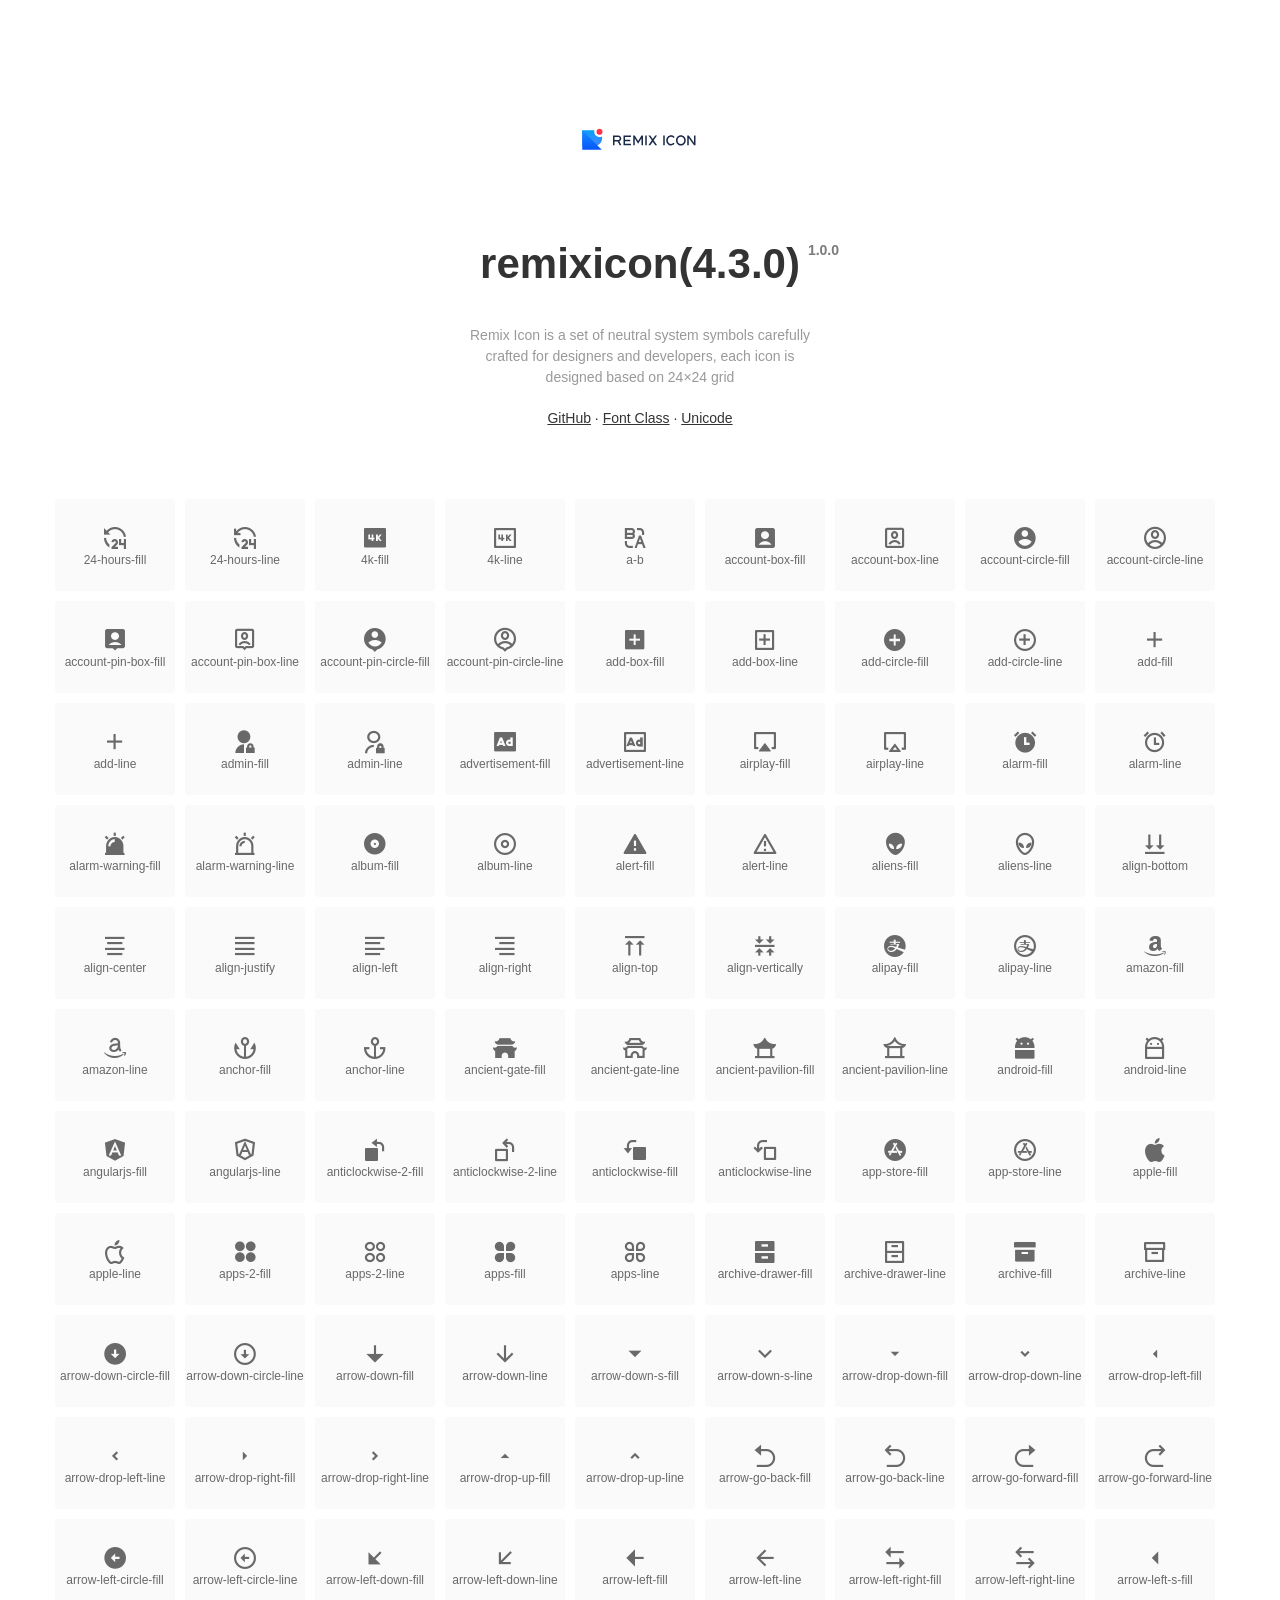
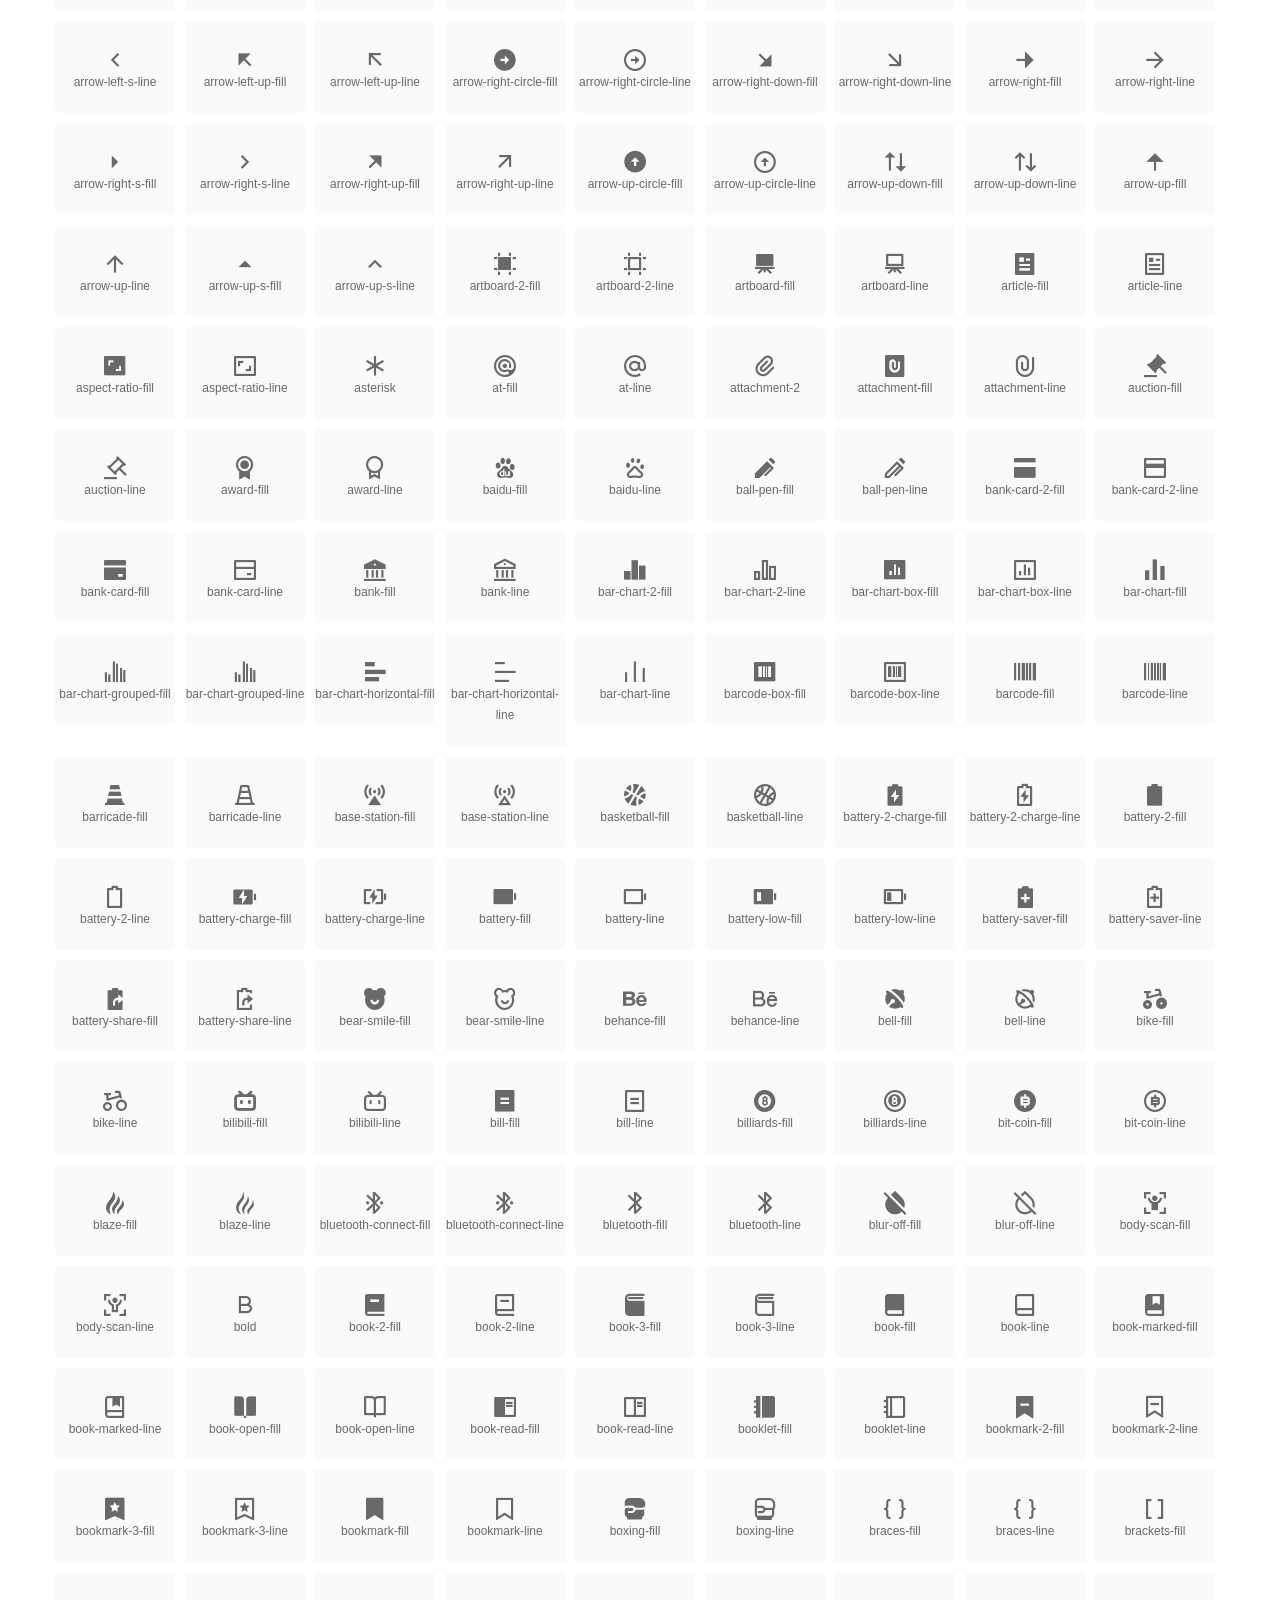
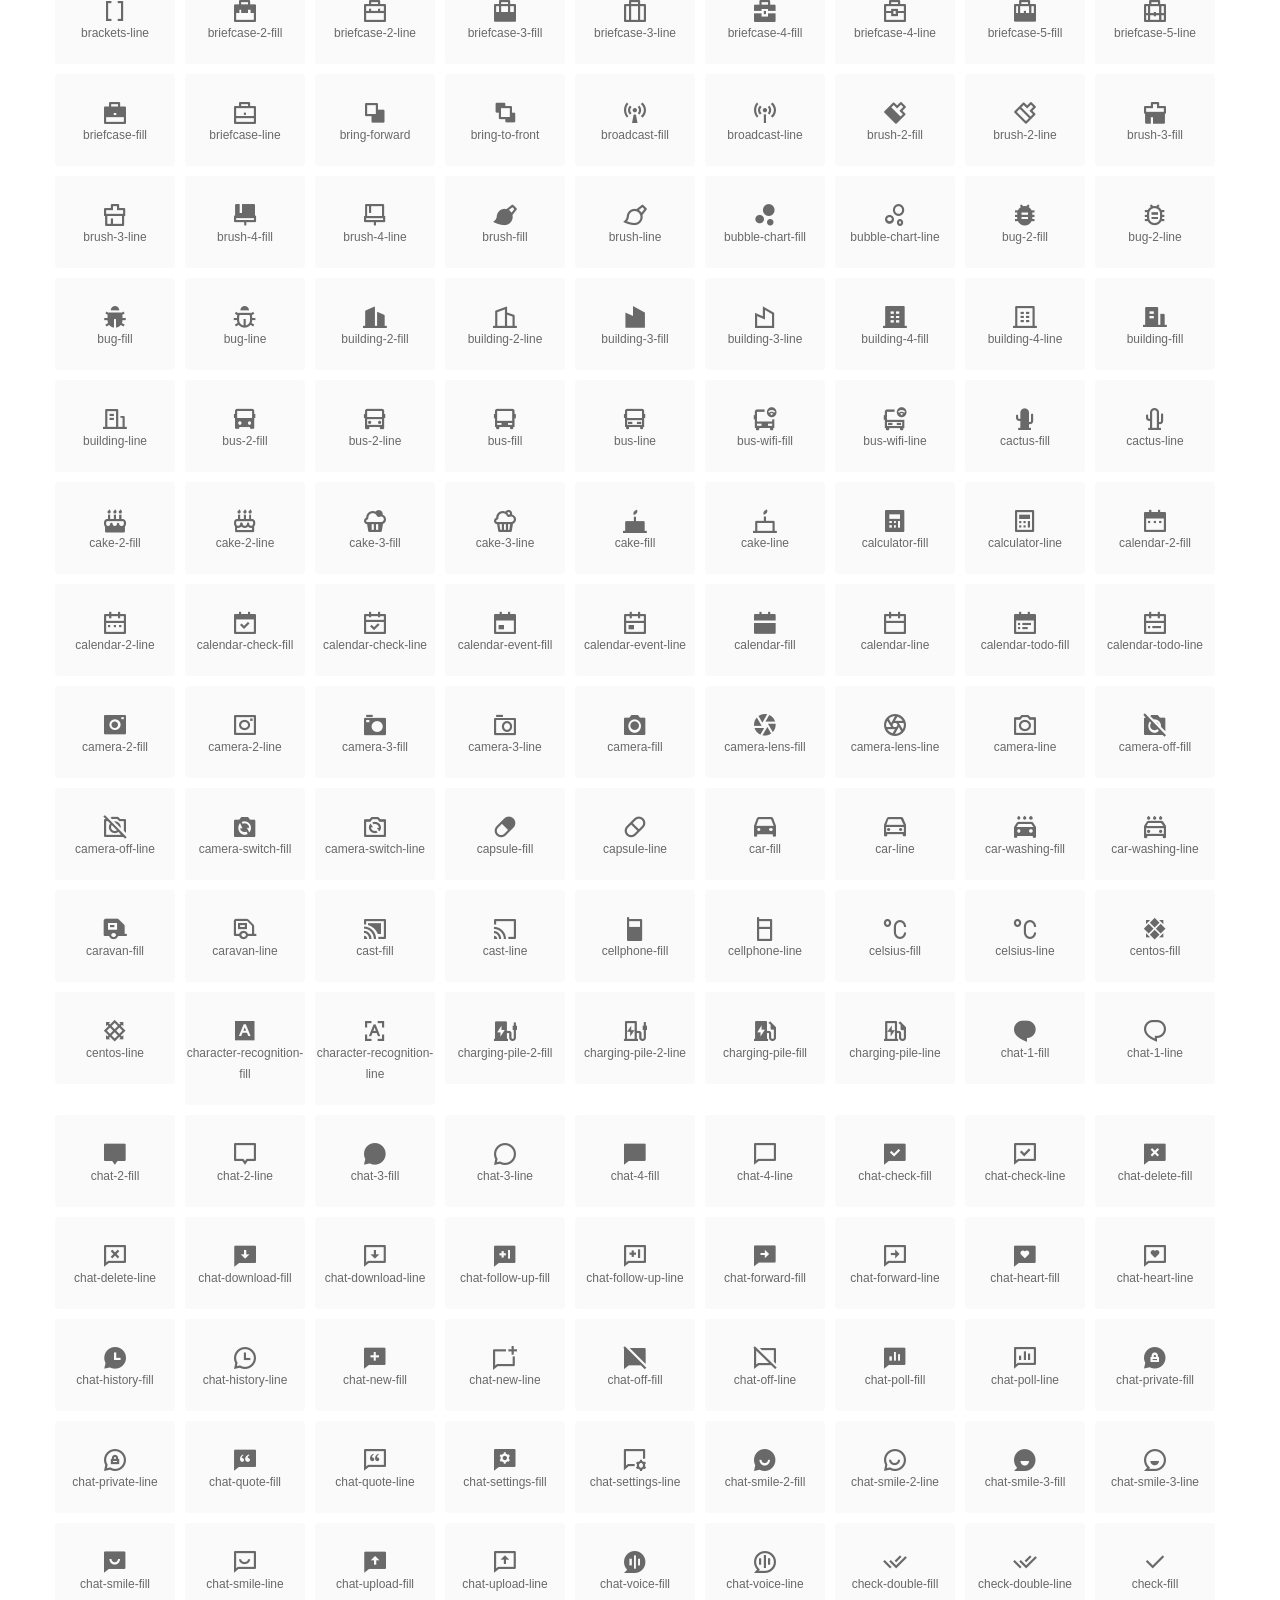
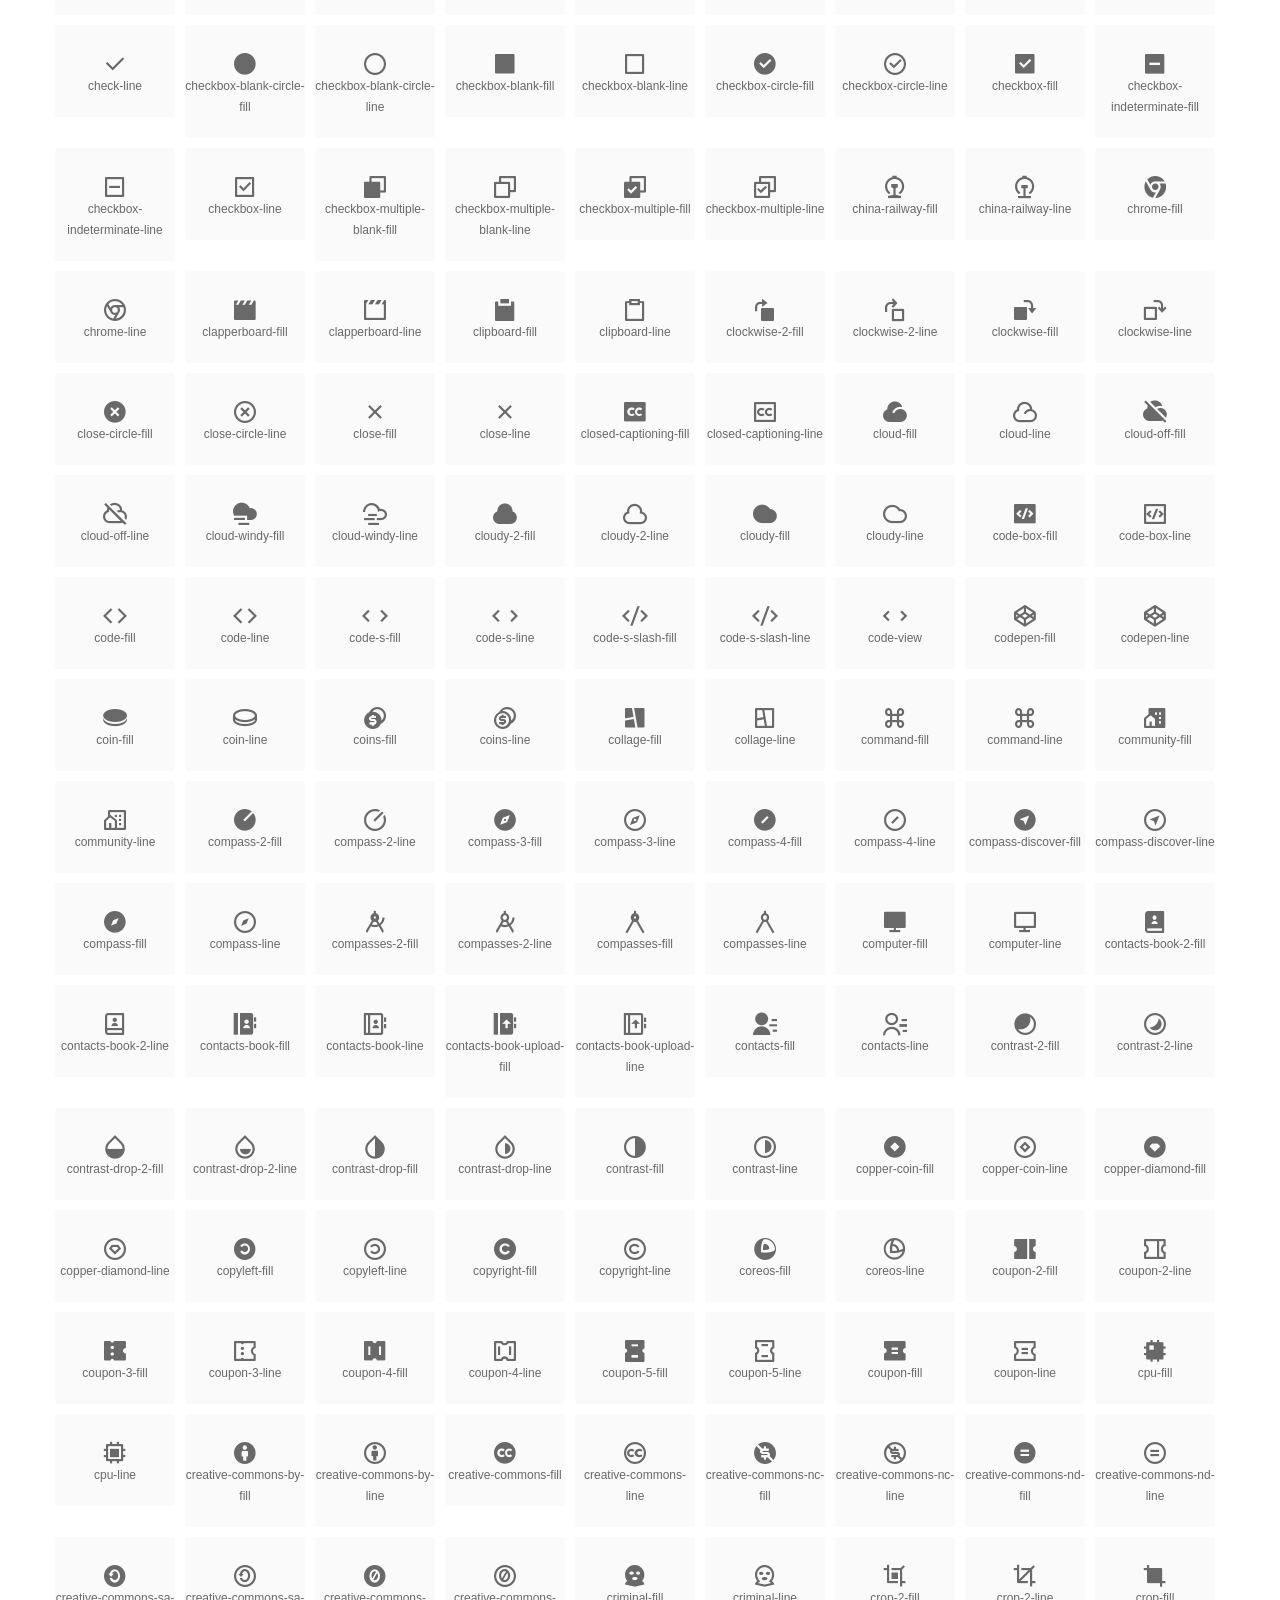
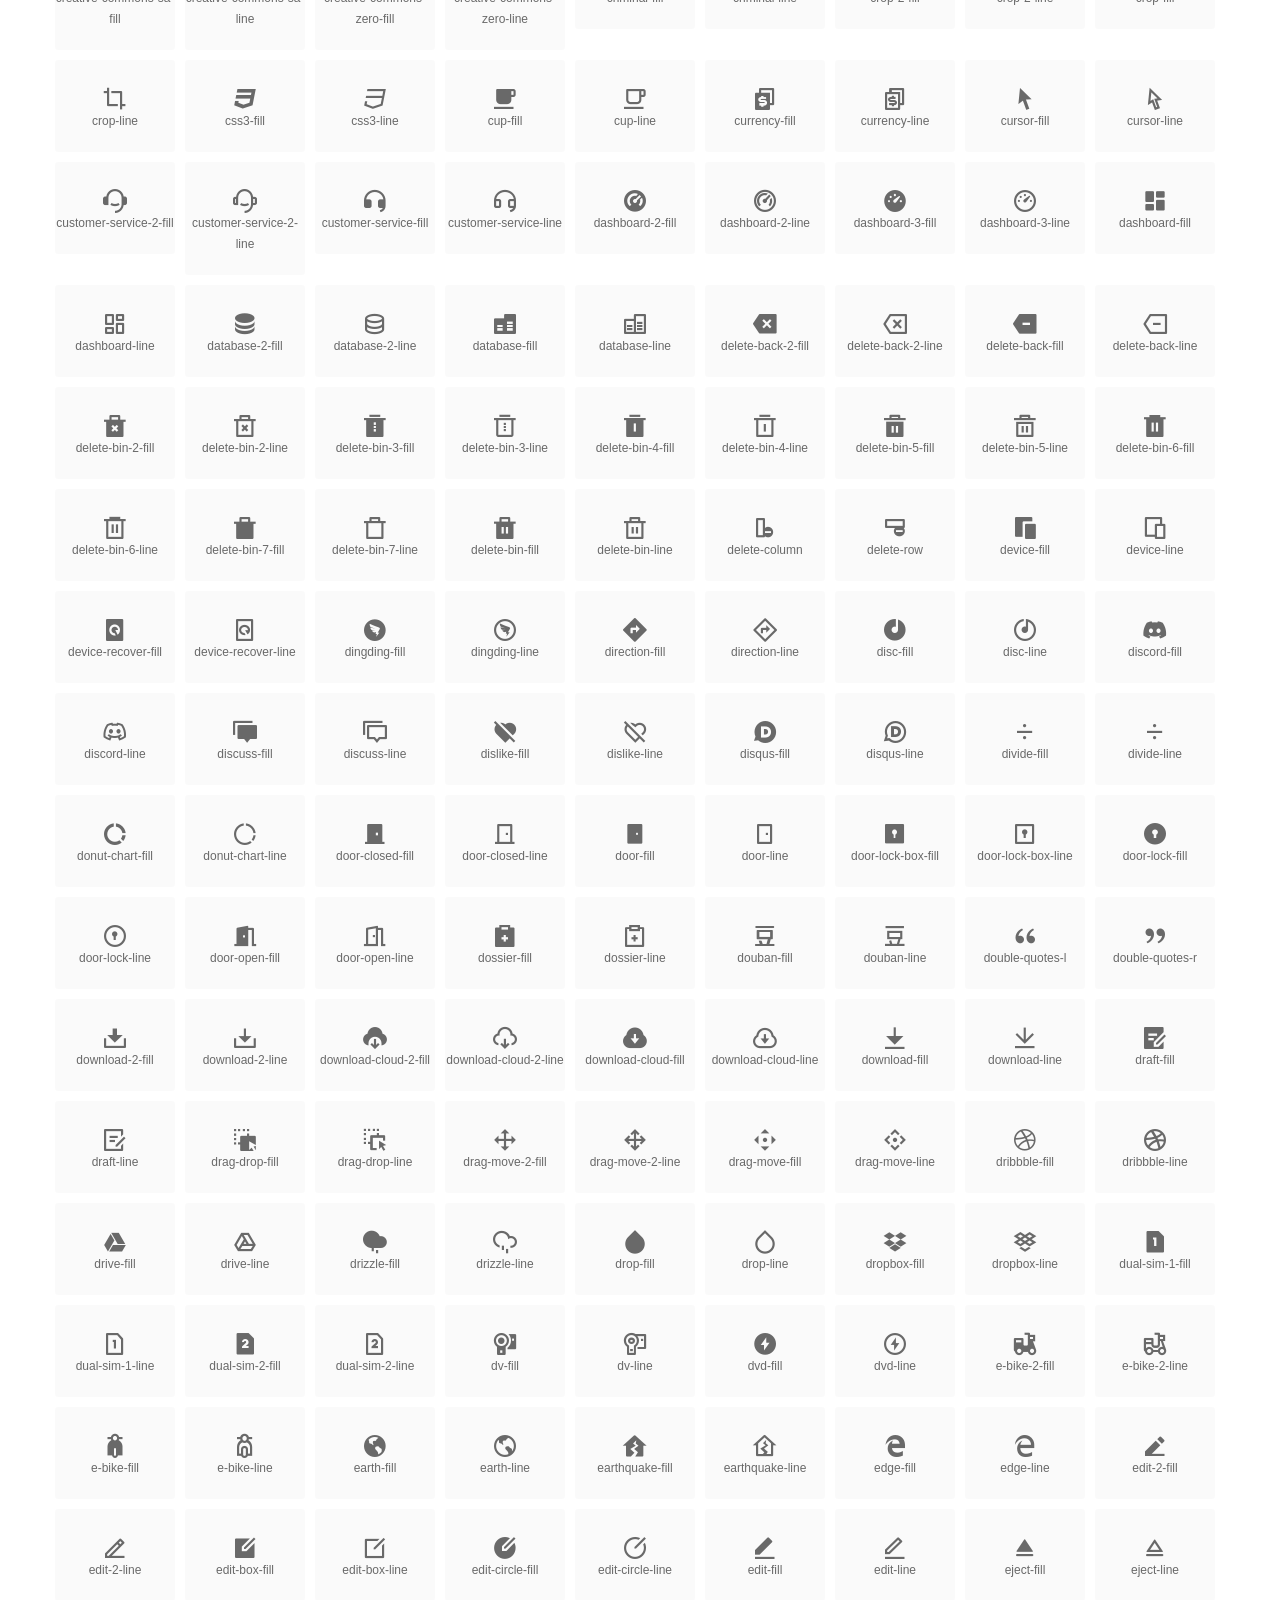
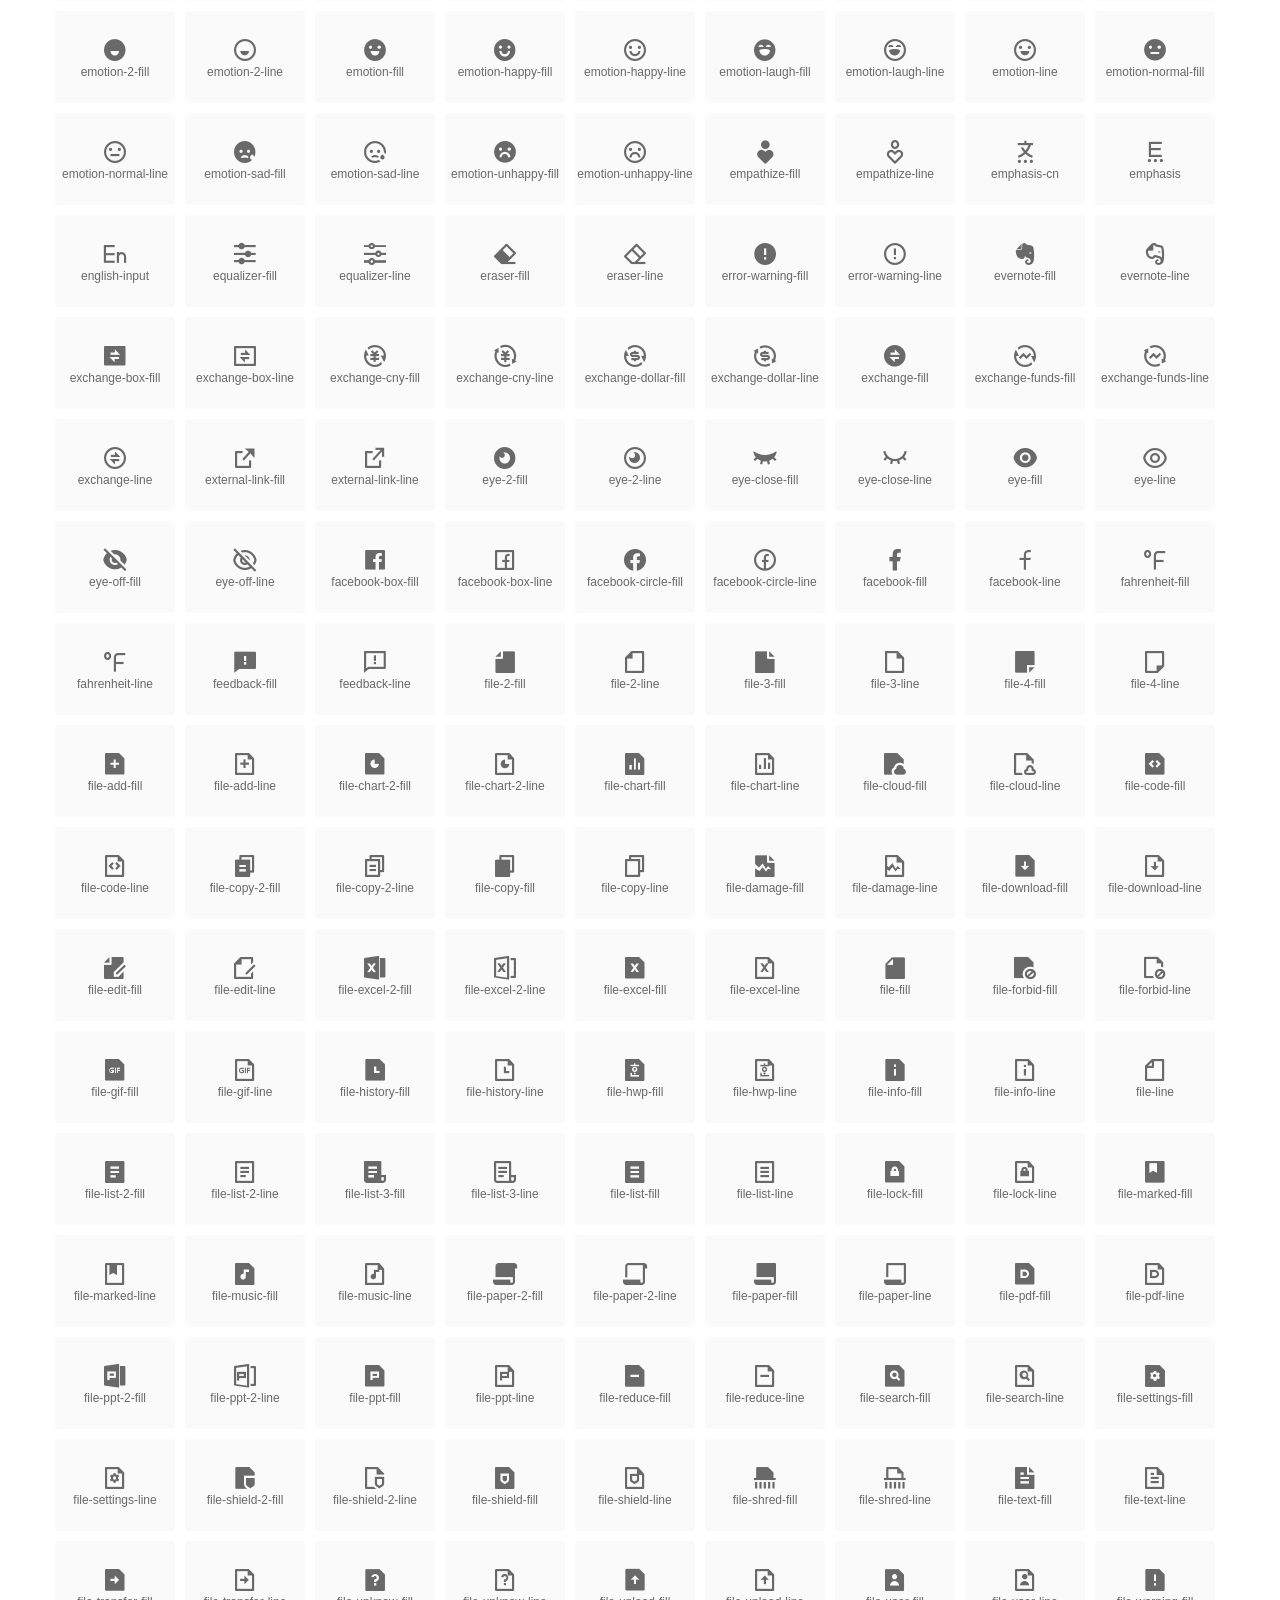
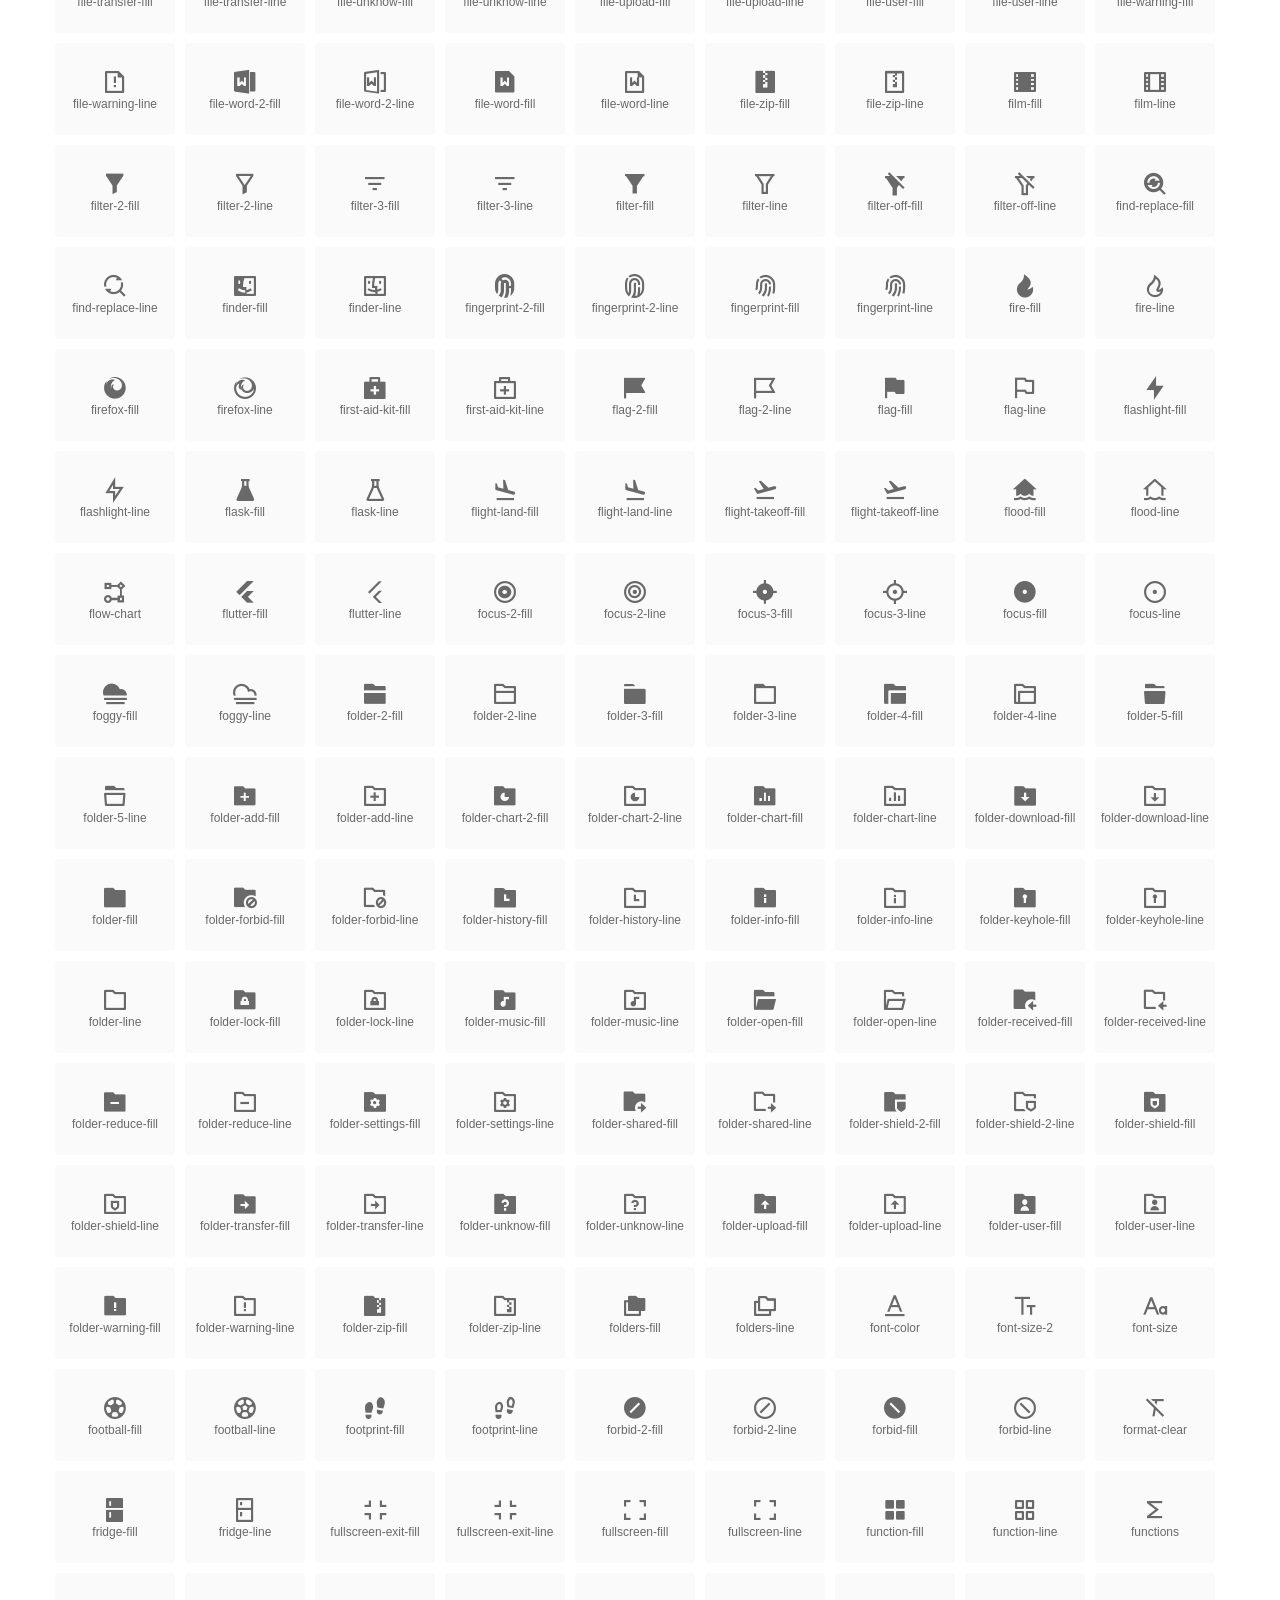
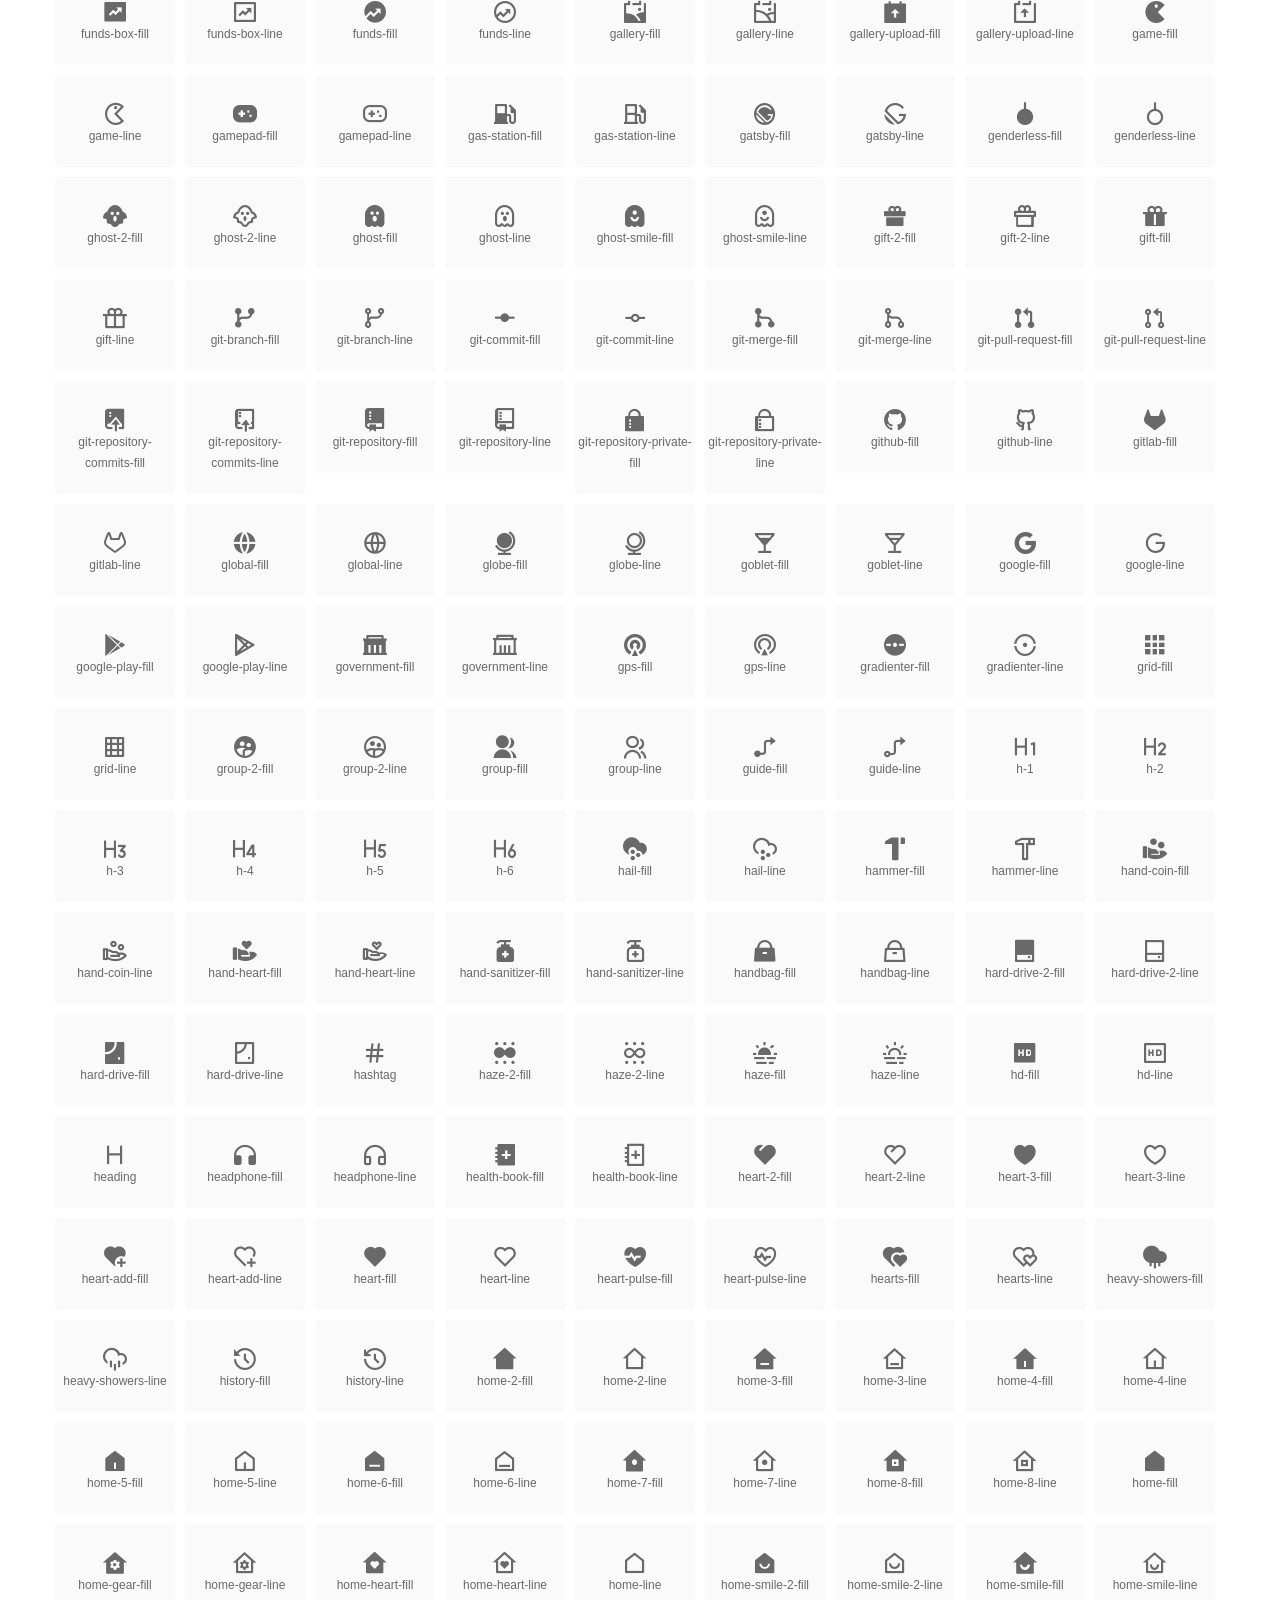
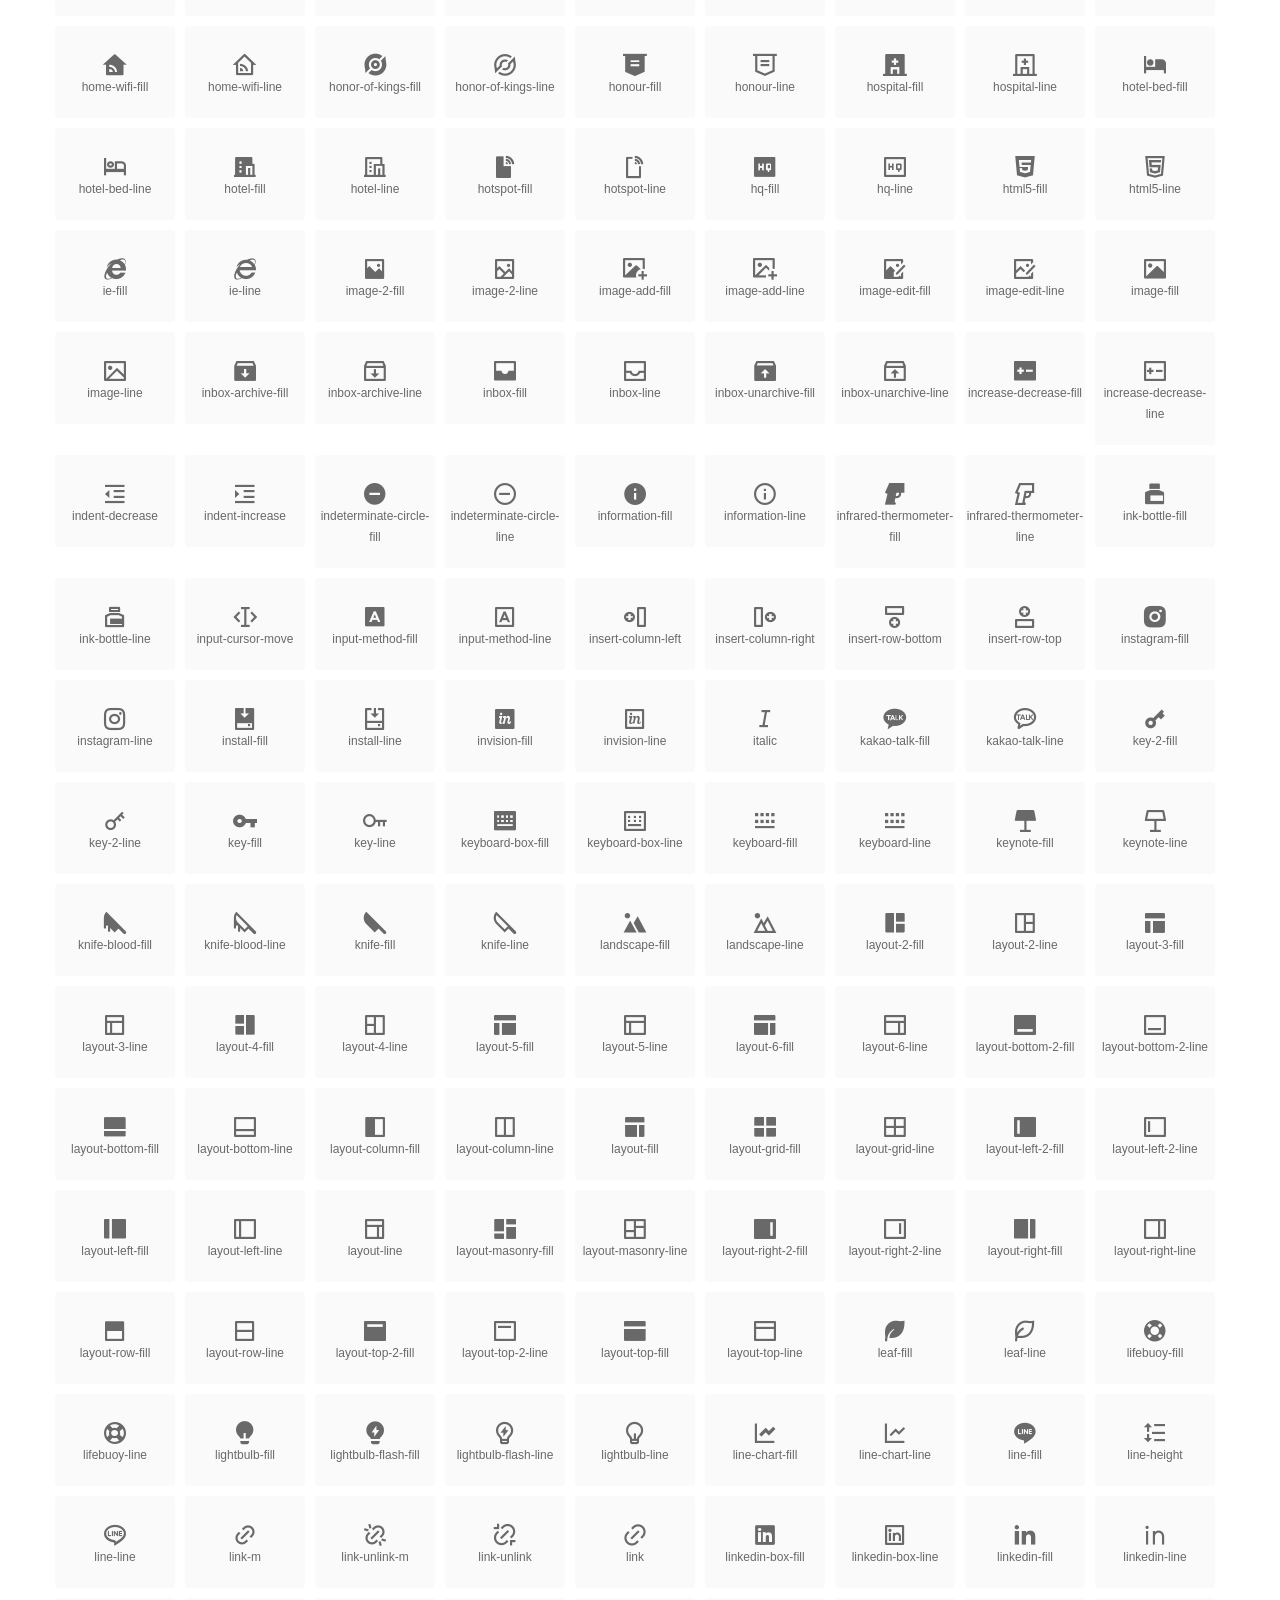
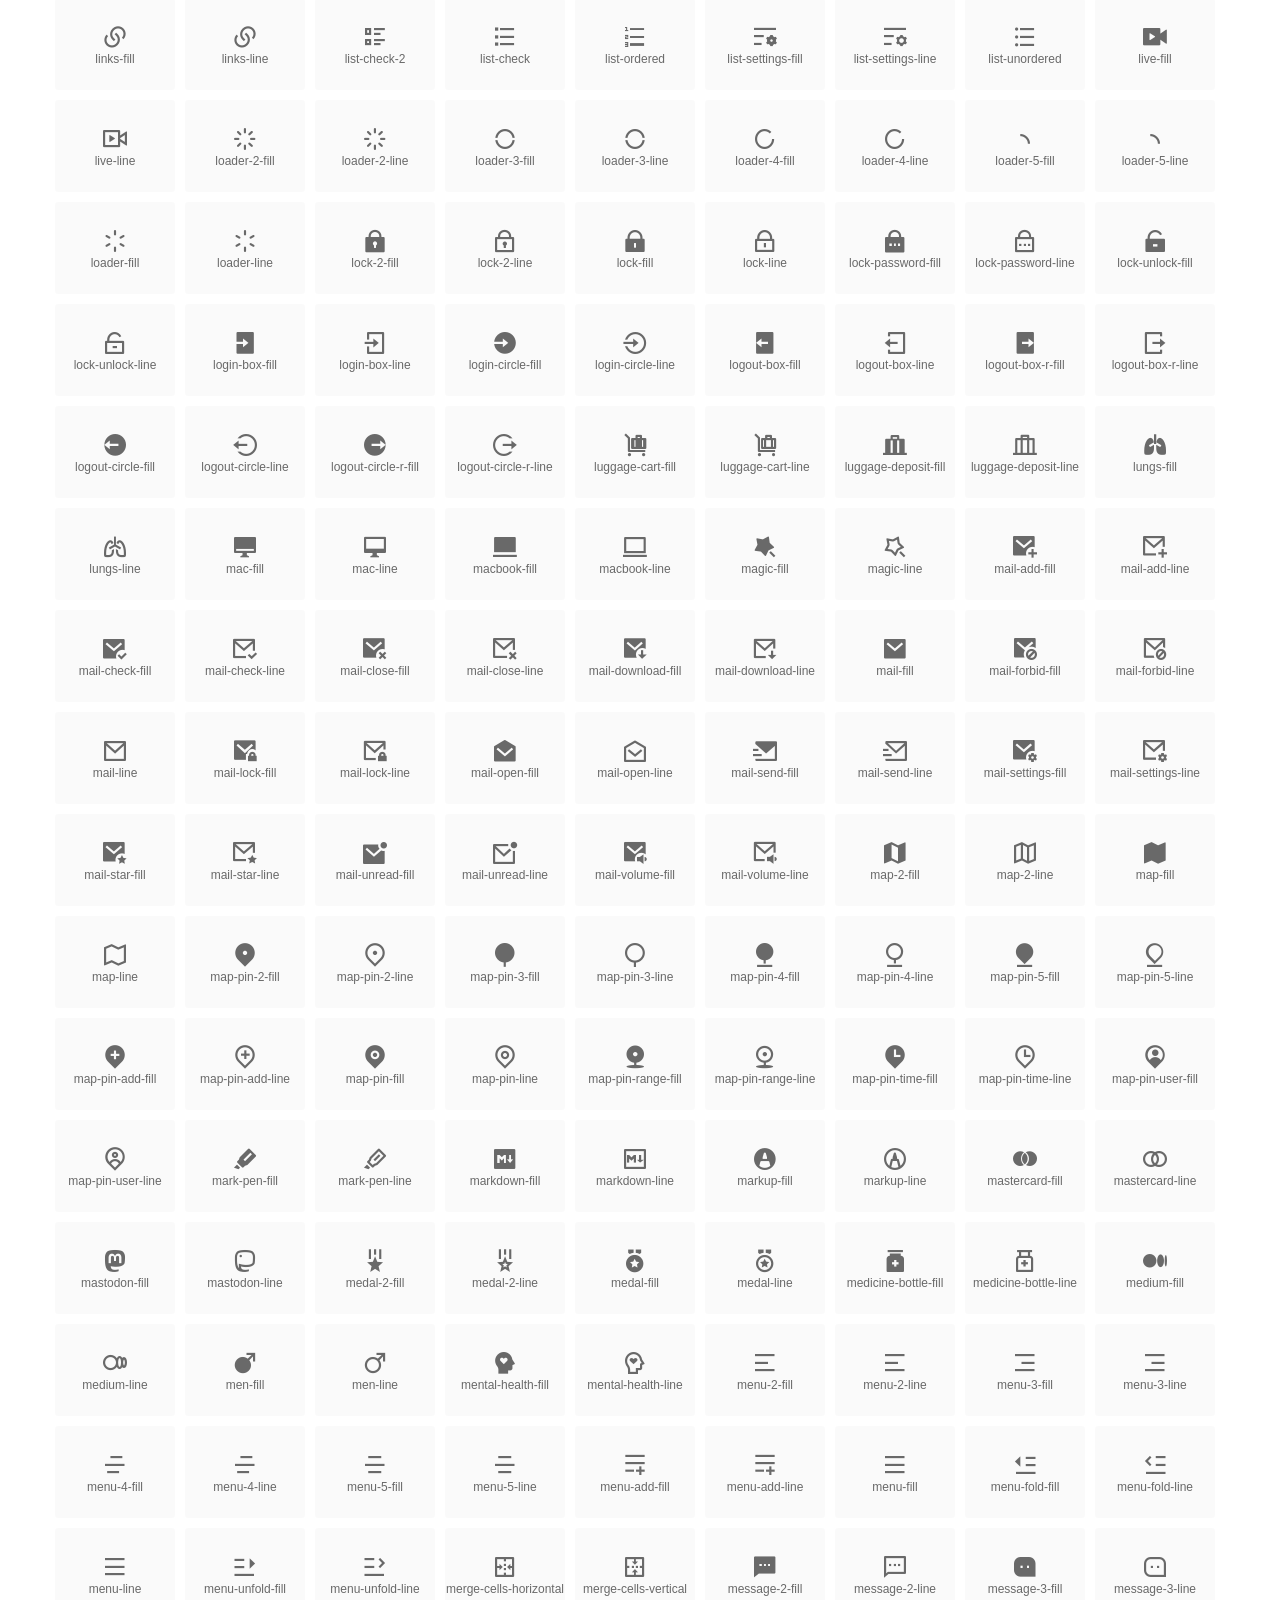
<file: client/cdnFiles/index.html>
<!DOCTYPE html>
<html lang="en">
<head>
  <meta charset="UTF-8">
  <title>remixicon(4.3.0)</title>
  <meta name="viewport" content="width=device-width,minimum-scale=1.0,maximum-scale=1.0,user-scalable=no">
   
  <meta name="description" content="Remix Icon is a set of neutral system symbols carefully crafted for designers and developers, each icon is designed based on 24×24 grid">
   
  <meta name="keywords" content="remixicon,TTF,EOT,WOFF,WOFF2,SVG">
  
  
  
  <link rel="stylesheet" href="remixicon.css" />
  
  <style>
    *{margin: 0;padding: 0;list-style: none;}
    body { color: #696969; font: 12px/1.5 tahoma, arial, \5b8b\4f53, sans-serif; }
    a { color: #333; text-decoration: underline; }
    a:hover { color: rgb(9, 73, 209); }
    .header { color: #333; text-align: center; padding: 80px 0 60px 0; min-height: 153px; font-size: 14px; }
    .header .logo svg { height: 120px; width: 120px; }
    .header h1 { font-size: 42px; padding: 26px 0 10px 0; }
    .header sup {font-size: 14px; margin: 8px 0 0 8px; position: absolute; color: #7b7b7b; }
    .info {
      color: #999;
      font-weight: normal;
      max-width: 346px;
      margin: 0 auto;
      padding: 20px 0;
      font-size: 14px;
    }

    .icons { max-width: 1190px; margin: 0 auto; }
    .icons ul { text-align: center; }
    .icons ul li {
      vertical-align: top;
      width: 120px;
      display: inline-block;
      text-align: center;
      background-color: rgba(0,0,0,.02);
      border-radius: 3px;
      padding: 29px 0 10px 0;
      margin-right: 10px;
      margin-top: 10px;
      transition: all 0.6s ease;
    }
    .icons ul li:hover { background-color: rgba(0,0,0,.06); }
    .icons ul li:hover span { color: #3c75e4; opacity: 1; }
    .icons ul li .unicode { color: #8c8c8c; opacity: 0.3; }
    .icons ul li h4 {
      font-weight: normal;
      padding: 10px 0 5px 0;
      display: block;
      color: #8c8c8c;
      font-size: 14px;
      line-height: 12px;
      opacity: 0.8;
    }
    .icons ul li:hover h4 { opacity: 1; }
    .icons ul li svg { width: 24px; height: 24px; }
    .icons ul li:hover { color: #3c75e4; }
    .footer { text-align: center; padding: 10px 0 90px 0; }
    .footer a { text-align: center; padding: 10px 0 90px 0; color: #696969;}
    .footer a:hover { color: #0949d1; }
    .links { text-align: center; padding: 50px 0 0 0; font-size: 14px; }
    
    .icons ul li.class-icon { font-size: 21px; line-height: 21px; padding-bottom: 20px; }
    .icons ul li.class-icon p{ font-size: 12px; }
    .icons ul li.class-icon [class^="ri-"]{ font-size: 26px; }
    
    
    
  </style>
  
</head>

<body>
  
  <div class="header">
    
    <div class="logo">
      <a href="./"><svg width="160" height="32" viewBox="0 0 160 32" fill="none" xmlns="http://www.w3.org/2000/svg">
<path d="M121.5 9.80005C123.33 9.80005 124.984 10.5797 126.165 11.8344L124.75 13.2496C123.929 12.3549 122.773 11.8 121.5 11.8C119.029 11.8 117 13.891 117 16.5C117 19.1091 119.029 21.2 121.5 21.2C122.773 21.2 123.929 20.6452 124.75 19.7505L126.165 21.1657C124.984 22.4204 123.33 23.2 121.5 23.2C117.91 23.2 115 20.2004 115 16.5C115 12.7997 117.91 9.80005 121.5 9.80005Z" fill="#1A2947"/>
<path d="M113 10V23H111V10H113Z" fill="#1A2947"/>
<path d="M154 23V9.99988H152L152 19.6019L144.997 9.99988L143 10.0039V23H145L145 13.3969L152 23H154Z" fill="#1A2947"/>
<path d="M68 10V12H60V15.5H67V17.5H60V21H68V23H58V10H68Z" fill="#1A2947"/>
<path d="M82 10L77.4999 17.201L73 10H71V23H73V13.775L77.4999 20.975L82 13.773V23H84V10H82Z" fill="#1A2947"/>
<path d="M89 10V23H87V10H89Z" fill="#1A2947"/>
<path d="M96.9999 14.7565L93.6689 9.99951H91.2279L95.7789 16.4995L91.2289 22.9995H93.6689L96.9999 18.2435L100.33 22.9995H102.772L98.2209 16.4995L102.773 9.99951H100.33L96.9999 14.7565Z" fill="#1A2947"/>
<path fill-rule="evenodd" clip-rule="evenodd" d="M141 16.5C141 12.7997 138.09 9.80005 134.5 9.80005C130.91 9.80005 128 12.7997 128 16.5C128 20.2004 130.91 23.2 134.5 23.2C138.09 23.2 141 20.2004 141 16.5ZM130 16.5C130 13.891 132.029 11.8 134.5 11.8C136.971 11.8 139 13.891 139 16.5C139 19.1091 136.971 21.2 134.5 21.2C132.029 21.2 130 19.1091 130 16.5Z" fill="#1A2947"/>
<path fill-rule="evenodd" clip-rule="evenodd" d="M51 10C53.2091 10 55 11.7909 55 14C55 15.7175 53.9176 17.1821 52.3977 17.749L55.1901 22.999H52.9251L50.267 18H46V23H44V10H51ZM46 11.999V15.999L51 16C52.1046 16 53 15.1046 53 14C53 12.8955 52.1 12 51 12L46 11.999Z" fill="#1A2947"/>
<path fill-rule="evenodd" clip-rule="evenodd" d="M19.2887 3.00389C19.1928 3.0013 19.0965 3 19 3H3V24H19C24.799 24 29.5 19.299 29.5 13.5C29.5 12.7108 29.4129 11.942 29.2479 11.2025C28.2772 11.7119 27.1722 12 26 12C22.134 12 19 8.86599 19 5C19 4.30645 19.1009 3.63646 19.2887 3.00389Z" fill="url(#paint0_linear_960_1054)"/>
<g filter="url(#filter0_b_960_1054)">
<path fill-rule="evenodd" clip-rule="evenodd" d="M3 3L29 29H3V3Z" fill="url(#paint1_linear_960_1054)"/>
</g>
<circle cx="26" cy="5" r="4" fill="url(#paint2_linear_960_1054)"/>
<defs>
<filter id="filter0_b_960_1054" x="-2.43656" y="-2.43656" width="36.8731" height="36.8731" filterUnits="userSpaceOnUse" color-interpolation-filters="sRGB">
<feFlood flood-opacity="0" result="BackgroundImageFix"/>
<feGaussianBlur in="BackgroundImage" stdDeviation="2.71828"/>
<feComposite in2="SourceAlpha" operator="in" result="effect1_backgroundBlur_960_1054"/>
<feBlend mode="normal" in="SourceGraphic" in2="effect1_backgroundBlur_960_1054" result="shape"/>
</filter>
<linearGradient id="paint0_linear_960_1054" x1="3" y1="3" x2="3" y2="24" gradientUnits="userSpaceOnUse">
<stop stop-color="#05A0FA"/>
<stop offset="1" stop-color="#4785FF"/>
</linearGradient>
<linearGradient id="paint1_linear_960_1054" x1="3" y1="3" x2="3" y2="29" gradientUnits="userSpaceOnUse">
<stop stop-color="#1A8CFF"/>
<stop offset="1" stop-color="#0557FA"/>
</linearGradient>
<linearGradient id="paint2_linear_960_1054" x1="22" y1="1" x2="22" y2="9" gradientUnits="userSpaceOnUse">
<stop stop-color="#FF463A"/>
<stop offset="1" stop-color="#FF1F5A"/>
</linearGradient>
</defs>
</svg>
</a>
    </div>
    
    <h1>remixicon(4.3.0)<sup>1.0.0</sup></h1>
    <div class="info">
      Remix Icon is a set of neutral system symbols carefully crafted for designers and developers, each icon is designed based on 24×24 grid
    </div>
    <p>
      
      <a href="https://github.com/Remix-Design/remixicon.git">GitHub</a> · 
      
      <a href="index.html">Font Class</a> · 
      
      <a href="unicode.html">Unicode</a>
      
    </p>
  </div>
  <div class="icons">
    <ul>
      <li class="class-icon"><i class="ri-24-hours-fill"></i><p class="name">24-hours-fill</p></li><li class="class-icon"><i class="ri-24-hours-line"></i><p class="name">24-hours-line</p></li><li class="class-icon"><i class="ri-4k-fill"></i><p class="name">4k-fill</p></li><li class="class-icon"><i class="ri-4k-line"></i><p class="name">4k-line</p></li><li class="class-icon"><i class="ri-a-b"></i><p class="name">a-b</p></li><li class="class-icon"><i class="ri-account-box-fill"></i><p class="name">account-box-fill</p></li><li class="class-icon"><i class="ri-account-box-line"></i><p class="name">account-box-line</p></li><li class="class-icon"><i class="ri-account-circle-fill"></i><p class="name">account-circle-fill</p></li><li class="class-icon"><i class="ri-account-circle-line"></i><p class="name">account-circle-line</p></li><li class="class-icon"><i class="ri-account-pin-box-fill"></i><p class="name">account-pin-box-fill</p></li><li class="class-icon"><i class="ri-account-pin-box-line"></i><p class="name">account-pin-box-line</p></li><li class="class-icon"><i class="ri-account-pin-circle-fill"></i><p class="name">account-pin-circle-fill</p></li><li class="class-icon"><i class="ri-account-pin-circle-line"></i><p class="name">account-pin-circle-line</p></li><li class="class-icon"><i class="ri-add-box-fill"></i><p class="name">add-box-fill</p></li><li class="class-icon"><i class="ri-add-box-line"></i><p class="name">add-box-line</p></li><li class="class-icon"><i class="ri-add-circle-fill"></i><p class="name">add-circle-fill</p></li><li class="class-icon"><i class="ri-add-circle-line"></i><p class="name">add-circle-line</p></li><li class="class-icon"><i class="ri-add-fill"></i><p class="name">add-fill</p></li><li class="class-icon"><i class="ri-add-line"></i><p class="name">add-line</p></li><li class="class-icon"><i class="ri-admin-fill"></i><p class="name">admin-fill</p></li><li class="class-icon"><i class="ri-admin-line"></i><p class="name">admin-line</p></li><li class="class-icon"><i class="ri-advertisement-fill"></i><p class="name">advertisement-fill</p></li><li class="class-icon"><i class="ri-advertisement-line"></i><p class="name">advertisement-line</p></li><li class="class-icon"><i class="ri-airplay-fill"></i><p class="name">airplay-fill</p></li><li class="class-icon"><i class="ri-airplay-line"></i><p class="name">airplay-line</p></li><li class="class-icon"><i class="ri-alarm-fill"></i><p class="name">alarm-fill</p></li><li class="class-icon"><i class="ri-alarm-line"></i><p class="name">alarm-line</p></li><li class="class-icon"><i class="ri-alarm-warning-fill"></i><p class="name">alarm-warning-fill</p></li><li class="class-icon"><i class="ri-alarm-warning-line"></i><p class="name">alarm-warning-line</p></li><li class="class-icon"><i class="ri-album-fill"></i><p class="name">album-fill</p></li><li class="class-icon"><i class="ri-album-line"></i><p class="name">album-line</p></li><li class="class-icon"><i class="ri-alert-fill"></i><p class="name">alert-fill</p></li><li class="class-icon"><i class="ri-alert-line"></i><p class="name">alert-line</p></li><li class="class-icon"><i class="ri-aliens-fill"></i><p class="name">aliens-fill</p></li><li class="class-icon"><i class="ri-aliens-line"></i><p class="name">aliens-line</p></li><li class="class-icon"><i class="ri-align-bottom"></i><p class="name">align-bottom</p></li><li class="class-icon"><i class="ri-align-center"></i><p class="name">align-center</p></li><li class="class-icon"><i class="ri-align-justify"></i><p class="name">align-justify</p></li><li class="class-icon"><i class="ri-align-left"></i><p class="name">align-left</p></li><li class="class-icon"><i class="ri-align-right"></i><p class="name">align-right</p></li><li class="class-icon"><i class="ri-align-top"></i><p class="name">align-top</p></li><li class="class-icon"><i class="ri-align-vertically"></i><p class="name">align-vertically</p></li><li class="class-icon"><i class="ri-alipay-fill"></i><p class="name">alipay-fill</p></li><li class="class-icon"><i class="ri-alipay-line"></i><p class="name">alipay-line</p></li><li class="class-icon"><i class="ri-amazon-fill"></i><p class="name">amazon-fill</p></li><li class="class-icon"><i class="ri-amazon-line"></i><p class="name">amazon-line</p></li><li class="class-icon"><i class="ri-anchor-fill"></i><p class="name">anchor-fill</p></li><li class="class-icon"><i class="ri-anchor-line"></i><p class="name">anchor-line</p></li><li class="class-icon"><i class="ri-ancient-gate-fill"></i><p class="name">ancient-gate-fill</p></li><li class="class-icon"><i class="ri-ancient-gate-line"></i><p class="name">ancient-gate-line</p></li><li class="class-icon"><i class="ri-ancient-pavilion-fill"></i><p class="name">ancient-pavilion-fill</p></li><li class="class-icon"><i class="ri-ancient-pavilion-line"></i><p class="name">ancient-pavilion-line</p></li><li class="class-icon"><i class="ri-android-fill"></i><p class="name">android-fill</p></li><li class="class-icon"><i class="ri-android-line"></i><p class="name">android-line</p></li><li class="class-icon"><i class="ri-angularjs-fill"></i><p class="name">angularjs-fill</p></li><li class="class-icon"><i class="ri-angularjs-line"></i><p class="name">angularjs-line</p></li><li class="class-icon"><i class="ri-anticlockwise-2-fill"></i><p class="name">anticlockwise-2-fill</p></li><li class="class-icon"><i class="ri-anticlockwise-2-line"></i><p class="name">anticlockwise-2-line</p></li><li class="class-icon"><i class="ri-anticlockwise-fill"></i><p class="name">anticlockwise-fill</p></li><li class="class-icon"><i class="ri-anticlockwise-line"></i><p class="name">anticlockwise-line</p></li><li class="class-icon"><i class="ri-app-store-fill"></i><p class="name">app-store-fill</p></li><li class="class-icon"><i class="ri-app-store-line"></i><p class="name">app-store-line</p></li><li class="class-icon"><i class="ri-apple-fill"></i><p class="name">apple-fill</p></li><li class="class-icon"><i class="ri-apple-line"></i><p class="name">apple-line</p></li><li class="class-icon"><i class="ri-apps-2-fill"></i><p class="name">apps-2-fill</p></li><li class="class-icon"><i class="ri-apps-2-line"></i><p class="name">apps-2-line</p></li><li class="class-icon"><i class="ri-apps-fill"></i><p class="name">apps-fill</p></li><li class="class-icon"><i class="ri-apps-line"></i><p class="name">apps-line</p></li><li class="class-icon"><i class="ri-archive-drawer-fill"></i><p class="name">archive-drawer-fill</p></li><li class="class-icon"><i class="ri-archive-drawer-line"></i><p class="name">archive-drawer-line</p></li><li class="class-icon"><i class="ri-archive-fill"></i><p class="name">archive-fill</p></li><li class="class-icon"><i class="ri-archive-line"></i><p class="name">archive-line</p></li><li class="class-icon"><i class="ri-arrow-down-circle-fill"></i><p class="name">arrow-down-circle-fill</p></li><li class="class-icon"><i class="ri-arrow-down-circle-line"></i><p class="name">arrow-down-circle-line</p></li><li class="class-icon"><i class="ri-arrow-down-fill"></i><p class="name">arrow-down-fill</p></li><li class="class-icon"><i class="ri-arrow-down-line"></i><p class="name">arrow-down-line</p></li><li class="class-icon"><i class="ri-arrow-down-s-fill"></i><p class="name">arrow-down-s-fill</p></li><li class="class-icon"><i class="ri-arrow-down-s-line"></i><p class="name">arrow-down-s-line</p></li><li class="class-icon"><i class="ri-arrow-drop-down-fill"></i><p class="name">arrow-drop-down-fill</p></li><li class="class-icon"><i class="ri-arrow-drop-down-line"></i><p class="name">arrow-drop-down-line</p></li><li class="class-icon"><i class="ri-arrow-drop-left-fill"></i><p class="name">arrow-drop-left-fill</p></li><li class="class-icon"><i class="ri-arrow-drop-left-line"></i><p class="name">arrow-drop-left-line</p></li><li class="class-icon"><i class="ri-arrow-drop-right-fill"></i><p class="name">arrow-drop-right-fill</p></li><li class="class-icon"><i class="ri-arrow-drop-right-line"></i><p class="name">arrow-drop-right-line</p></li><li class="class-icon"><i class="ri-arrow-drop-up-fill"></i><p class="name">arrow-drop-up-fill</p></li><li class="class-icon"><i class="ri-arrow-drop-up-line"></i><p class="name">arrow-drop-up-line</p></li><li class="class-icon"><i class="ri-arrow-go-back-fill"></i><p class="name">arrow-go-back-fill</p></li><li class="class-icon"><i class="ri-arrow-go-back-line"></i><p class="name">arrow-go-back-line</p></li><li class="class-icon"><i class="ri-arrow-go-forward-fill"></i><p class="name">arrow-go-forward-fill</p></li><li class="class-icon"><i class="ri-arrow-go-forward-line"></i><p class="name">arrow-go-forward-line</p></li><li class="class-icon"><i class="ri-arrow-left-circle-fill"></i><p class="name">arrow-left-circle-fill</p></li><li class="class-icon"><i class="ri-arrow-left-circle-line"></i><p class="name">arrow-left-circle-line</p></li><li class="class-icon"><i class="ri-arrow-left-down-fill"></i><p class="name">arrow-left-down-fill</p></li><li class="class-icon"><i class="ri-arrow-left-down-line"></i><p class="name">arrow-left-down-line</p></li><li class="class-icon"><i class="ri-arrow-left-fill"></i><p class="name">arrow-left-fill</p></li><li class="class-icon"><i class="ri-arrow-left-line"></i><p class="name">arrow-left-line</p></li><li class="class-icon"><i class="ri-arrow-left-right-fill"></i><p class="name">arrow-left-right-fill</p></li><li class="class-icon"><i class="ri-arrow-left-right-line"></i><p class="name">arrow-left-right-line</p></li><li class="class-icon"><i class="ri-arrow-left-s-fill"></i><p class="name">arrow-left-s-fill</p></li><li class="class-icon"><i class="ri-arrow-left-s-line"></i><p class="name">arrow-left-s-line</p></li><li class="class-icon"><i class="ri-arrow-left-up-fill"></i><p class="name">arrow-left-up-fill</p></li><li class="class-icon"><i class="ri-arrow-left-up-line"></i><p class="name">arrow-left-up-line</p></li><li class="class-icon"><i class="ri-arrow-right-circle-fill"></i><p class="name">arrow-right-circle-fill</p></li><li class="class-icon"><i class="ri-arrow-right-circle-line"></i><p class="name">arrow-right-circle-line</p></li><li class="class-icon"><i class="ri-arrow-right-down-fill"></i><p class="name">arrow-right-down-fill</p></li><li class="class-icon"><i class="ri-arrow-right-down-line"></i><p class="name">arrow-right-down-line</p></li><li class="class-icon"><i class="ri-arrow-right-fill"></i><p class="name">arrow-right-fill</p></li><li class="class-icon"><i class="ri-arrow-right-line"></i><p class="name">arrow-right-line</p></li><li class="class-icon"><i class="ri-arrow-right-s-fill"></i><p class="name">arrow-right-s-fill</p></li><li class="class-icon"><i class="ri-arrow-right-s-line"></i><p class="name">arrow-right-s-line</p></li><li class="class-icon"><i class="ri-arrow-right-up-fill"></i><p class="name">arrow-right-up-fill</p></li><li class="class-icon"><i class="ri-arrow-right-up-line"></i><p class="name">arrow-right-up-line</p></li><li class="class-icon"><i class="ri-arrow-up-circle-fill"></i><p class="name">arrow-up-circle-fill</p></li><li class="class-icon"><i class="ri-arrow-up-circle-line"></i><p class="name">arrow-up-circle-line</p></li><li class="class-icon"><i class="ri-arrow-up-down-fill"></i><p class="name">arrow-up-down-fill</p></li><li class="class-icon"><i class="ri-arrow-up-down-line"></i><p class="name">arrow-up-down-line</p></li><li class="class-icon"><i class="ri-arrow-up-fill"></i><p class="name">arrow-up-fill</p></li><li class="class-icon"><i class="ri-arrow-up-line"></i><p class="name">arrow-up-line</p></li><li class="class-icon"><i class="ri-arrow-up-s-fill"></i><p class="name">arrow-up-s-fill</p></li><li class="class-icon"><i class="ri-arrow-up-s-line"></i><p class="name">arrow-up-s-line</p></li><li class="class-icon"><i class="ri-artboard-2-fill"></i><p class="name">artboard-2-fill</p></li><li class="class-icon"><i class="ri-artboard-2-line"></i><p class="name">artboard-2-line</p></li><li class="class-icon"><i class="ri-artboard-fill"></i><p class="name">artboard-fill</p></li><li class="class-icon"><i class="ri-artboard-line"></i><p class="name">artboard-line</p></li><li class="class-icon"><i class="ri-article-fill"></i><p class="name">article-fill</p></li><li class="class-icon"><i class="ri-article-line"></i><p class="name">article-line</p></li><li class="class-icon"><i class="ri-aspect-ratio-fill"></i><p class="name">aspect-ratio-fill</p></li><li class="class-icon"><i class="ri-aspect-ratio-line"></i><p class="name">aspect-ratio-line</p></li><li class="class-icon"><i class="ri-asterisk"></i><p class="name">asterisk</p></li><li class="class-icon"><i class="ri-at-fill"></i><p class="name">at-fill</p></li><li class="class-icon"><i class="ri-at-line"></i><p class="name">at-line</p></li><li class="class-icon"><i class="ri-attachment-2"></i><p class="name">attachment-2</p></li><li class="class-icon"><i class="ri-attachment-fill"></i><p class="name">attachment-fill</p></li><li class="class-icon"><i class="ri-attachment-line"></i><p class="name">attachment-line</p></li><li class="class-icon"><i class="ri-auction-fill"></i><p class="name">auction-fill</p></li><li class="class-icon"><i class="ri-auction-line"></i><p class="name">auction-line</p></li><li class="class-icon"><i class="ri-award-fill"></i><p class="name">award-fill</p></li><li class="class-icon"><i class="ri-award-line"></i><p class="name">award-line</p></li><li class="class-icon"><i class="ri-baidu-fill"></i><p class="name">baidu-fill</p></li><li class="class-icon"><i class="ri-baidu-line"></i><p class="name">baidu-line</p></li><li class="class-icon"><i class="ri-ball-pen-fill"></i><p class="name">ball-pen-fill</p></li><li class="class-icon"><i class="ri-ball-pen-line"></i><p class="name">ball-pen-line</p></li><li class="class-icon"><i class="ri-bank-card-2-fill"></i><p class="name">bank-card-2-fill</p></li><li class="class-icon"><i class="ri-bank-card-2-line"></i><p class="name">bank-card-2-line</p></li><li class="class-icon"><i class="ri-bank-card-fill"></i><p class="name">bank-card-fill</p></li><li class="class-icon"><i class="ri-bank-card-line"></i><p class="name">bank-card-line</p></li><li class="class-icon"><i class="ri-bank-fill"></i><p class="name">bank-fill</p></li><li class="class-icon"><i class="ri-bank-line"></i><p class="name">bank-line</p></li><li class="class-icon"><i class="ri-bar-chart-2-fill"></i><p class="name">bar-chart-2-fill</p></li><li class="class-icon"><i class="ri-bar-chart-2-line"></i><p class="name">bar-chart-2-line</p></li><li class="class-icon"><i class="ri-bar-chart-box-fill"></i><p class="name">bar-chart-box-fill</p></li><li class="class-icon"><i class="ri-bar-chart-box-line"></i><p class="name">bar-chart-box-line</p></li><li class="class-icon"><i class="ri-bar-chart-fill"></i><p class="name">bar-chart-fill</p></li><li class="class-icon"><i class="ri-bar-chart-grouped-fill"></i><p class="name">bar-chart-grouped-fill</p></li><li class="class-icon"><i class="ri-bar-chart-grouped-line"></i><p class="name">bar-chart-grouped-line</p></li><li class="class-icon"><i class="ri-bar-chart-horizontal-fill"></i><p class="name">bar-chart-horizontal-fill</p></li><li class="class-icon"><i class="ri-bar-chart-horizontal-line"></i><p class="name">bar-chart-horizontal-line</p></li><li class="class-icon"><i class="ri-bar-chart-line"></i><p class="name">bar-chart-line</p></li><li class="class-icon"><i class="ri-barcode-box-fill"></i><p class="name">barcode-box-fill</p></li><li class="class-icon"><i class="ri-barcode-box-line"></i><p class="name">barcode-box-line</p></li><li class="class-icon"><i class="ri-barcode-fill"></i><p class="name">barcode-fill</p></li><li class="class-icon"><i class="ri-barcode-line"></i><p class="name">barcode-line</p></li><li class="class-icon"><i class="ri-barricade-fill"></i><p class="name">barricade-fill</p></li><li class="class-icon"><i class="ri-barricade-line"></i><p class="name">barricade-line</p></li><li class="class-icon"><i class="ri-base-station-fill"></i><p class="name">base-station-fill</p></li><li class="class-icon"><i class="ri-base-station-line"></i><p class="name">base-station-line</p></li><li class="class-icon"><i class="ri-basketball-fill"></i><p class="name">basketball-fill</p></li><li class="class-icon"><i class="ri-basketball-line"></i><p class="name">basketball-line</p></li><li class="class-icon"><i class="ri-battery-2-charge-fill"></i><p class="name">battery-2-charge-fill</p></li><li class="class-icon"><i class="ri-battery-2-charge-line"></i><p class="name">battery-2-charge-line</p></li><li class="class-icon"><i class="ri-battery-2-fill"></i><p class="name">battery-2-fill</p></li><li class="class-icon"><i class="ri-battery-2-line"></i><p class="name">battery-2-line</p></li><li class="class-icon"><i class="ri-battery-charge-fill"></i><p class="name">battery-charge-fill</p></li><li class="class-icon"><i class="ri-battery-charge-line"></i><p class="name">battery-charge-line</p></li><li class="class-icon"><i class="ri-battery-fill"></i><p class="name">battery-fill</p></li><li class="class-icon"><i class="ri-battery-line"></i><p class="name">battery-line</p></li><li class="class-icon"><i class="ri-battery-low-fill"></i><p class="name">battery-low-fill</p></li><li class="class-icon"><i class="ri-battery-low-line"></i><p class="name">battery-low-line</p></li><li class="class-icon"><i class="ri-battery-saver-fill"></i><p class="name">battery-saver-fill</p></li><li class="class-icon"><i class="ri-battery-saver-line"></i><p class="name">battery-saver-line</p></li><li class="class-icon"><i class="ri-battery-share-fill"></i><p class="name">battery-share-fill</p></li><li class="class-icon"><i class="ri-battery-share-line"></i><p class="name">battery-share-line</p></li><li class="class-icon"><i class="ri-bear-smile-fill"></i><p class="name">bear-smile-fill</p></li><li class="class-icon"><i class="ri-bear-smile-line"></i><p class="name">bear-smile-line</p></li><li class="class-icon"><i class="ri-behance-fill"></i><p class="name">behance-fill</p></li><li class="class-icon"><i class="ri-behance-line"></i><p class="name">behance-line</p></li><li class="class-icon"><i class="ri-bell-fill"></i><p class="name">bell-fill</p></li><li class="class-icon"><i class="ri-bell-line"></i><p class="name">bell-line</p></li><li class="class-icon"><i class="ri-bike-fill"></i><p class="name">bike-fill</p></li><li class="class-icon"><i class="ri-bike-line"></i><p class="name">bike-line</p></li><li class="class-icon"><i class="ri-bilibili-fill"></i><p class="name">bilibili-fill</p></li><li class="class-icon"><i class="ri-bilibili-line"></i><p class="name">bilibili-line</p></li><li class="class-icon"><i class="ri-bill-fill"></i><p class="name">bill-fill</p></li><li class="class-icon"><i class="ri-bill-line"></i><p class="name">bill-line</p></li><li class="class-icon"><i class="ri-billiards-fill"></i><p class="name">billiards-fill</p></li><li class="class-icon"><i class="ri-billiards-line"></i><p class="name">billiards-line</p></li><li class="class-icon"><i class="ri-bit-coin-fill"></i><p class="name">bit-coin-fill</p></li><li class="class-icon"><i class="ri-bit-coin-line"></i><p class="name">bit-coin-line</p></li><li class="class-icon"><i class="ri-blaze-fill"></i><p class="name">blaze-fill</p></li><li class="class-icon"><i class="ri-blaze-line"></i><p class="name">blaze-line</p></li><li class="class-icon"><i class="ri-bluetooth-connect-fill"></i><p class="name">bluetooth-connect-fill</p></li><li class="class-icon"><i class="ri-bluetooth-connect-line"></i><p class="name">bluetooth-connect-line</p></li><li class="class-icon"><i class="ri-bluetooth-fill"></i><p class="name">bluetooth-fill</p></li><li class="class-icon"><i class="ri-bluetooth-line"></i><p class="name">bluetooth-line</p></li><li class="class-icon"><i class="ri-blur-off-fill"></i><p class="name">blur-off-fill</p></li><li class="class-icon"><i class="ri-blur-off-line"></i><p class="name">blur-off-line</p></li><li class="class-icon"><i class="ri-body-scan-fill"></i><p class="name">body-scan-fill</p></li><li class="class-icon"><i class="ri-body-scan-line"></i><p class="name">body-scan-line</p></li><li class="class-icon"><i class="ri-bold"></i><p class="name">bold</p></li><li class="class-icon"><i class="ri-book-2-fill"></i><p class="name">book-2-fill</p></li><li class="class-icon"><i class="ri-book-2-line"></i><p class="name">book-2-line</p></li><li class="class-icon"><i class="ri-book-3-fill"></i><p class="name">book-3-fill</p></li><li class="class-icon"><i class="ri-book-3-line"></i><p class="name">book-3-line</p></li><li class="class-icon"><i class="ri-book-fill"></i><p class="name">book-fill</p></li><li class="class-icon"><i class="ri-book-line"></i><p class="name">book-line</p></li><li class="class-icon"><i class="ri-book-marked-fill"></i><p class="name">book-marked-fill</p></li><li class="class-icon"><i class="ri-book-marked-line"></i><p class="name">book-marked-line</p></li><li class="class-icon"><i class="ri-book-open-fill"></i><p class="name">book-open-fill</p></li><li class="class-icon"><i class="ri-book-open-line"></i><p class="name">book-open-line</p></li><li class="class-icon"><i class="ri-book-read-fill"></i><p class="name">book-read-fill</p></li><li class="class-icon"><i class="ri-book-read-line"></i><p class="name">book-read-line</p></li><li class="class-icon"><i class="ri-booklet-fill"></i><p class="name">booklet-fill</p></li><li class="class-icon"><i class="ri-booklet-line"></i><p class="name">booklet-line</p></li><li class="class-icon"><i class="ri-bookmark-2-fill"></i><p class="name">bookmark-2-fill</p></li><li class="class-icon"><i class="ri-bookmark-2-line"></i><p class="name">bookmark-2-line</p></li><li class="class-icon"><i class="ri-bookmark-3-fill"></i><p class="name">bookmark-3-fill</p></li><li class="class-icon"><i class="ri-bookmark-3-line"></i><p class="name">bookmark-3-line</p></li><li class="class-icon"><i class="ri-bookmark-fill"></i><p class="name">bookmark-fill</p></li><li class="class-icon"><i class="ri-bookmark-line"></i><p class="name">bookmark-line</p></li><li class="class-icon"><i class="ri-boxing-fill"></i><p class="name">boxing-fill</p></li><li class="class-icon"><i class="ri-boxing-line"></i><p class="name">boxing-line</p></li><li class="class-icon"><i class="ri-braces-fill"></i><p class="name">braces-fill</p></li><li class="class-icon"><i class="ri-braces-line"></i><p class="name">braces-line</p></li><li class="class-icon"><i class="ri-brackets-fill"></i><p class="name">brackets-fill</p></li><li class="class-icon"><i class="ri-brackets-line"></i><p class="name">brackets-line</p></li><li class="class-icon"><i class="ri-briefcase-2-fill"></i><p class="name">briefcase-2-fill</p></li><li class="class-icon"><i class="ri-briefcase-2-line"></i><p class="name">briefcase-2-line</p></li><li class="class-icon"><i class="ri-briefcase-3-fill"></i><p class="name">briefcase-3-fill</p></li><li class="class-icon"><i class="ri-briefcase-3-line"></i><p class="name">briefcase-3-line</p></li><li class="class-icon"><i class="ri-briefcase-4-fill"></i><p class="name">briefcase-4-fill</p></li><li class="class-icon"><i class="ri-briefcase-4-line"></i><p class="name">briefcase-4-line</p></li><li class="class-icon"><i class="ri-briefcase-5-fill"></i><p class="name">briefcase-5-fill</p></li><li class="class-icon"><i class="ri-briefcase-5-line"></i><p class="name">briefcase-5-line</p></li><li class="class-icon"><i class="ri-briefcase-fill"></i><p class="name">briefcase-fill</p></li><li class="class-icon"><i class="ri-briefcase-line"></i><p class="name">briefcase-line</p></li><li class="class-icon"><i class="ri-bring-forward"></i><p class="name">bring-forward</p></li><li class="class-icon"><i class="ri-bring-to-front"></i><p class="name">bring-to-front</p></li><li class="class-icon"><i class="ri-broadcast-fill"></i><p class="name">broadcast-fill</p></li><li class="class-icon"><i class="ri-broadcast-line"></i><p class="name">broadcast-line</p></li><li class="class-icon"><i class="ri-brush-2-fill"></i><p class="name">brush-2-fill</p></li><li class="class-icon"><i class="ri-brush-2-line"></i><p class="name">brush-2-line</p></li><li class="class-icon"><i class="ri-brush-3-fill"></i><p class="name">brush-3-fill</p></li><li class="class-icon"><i class="ri-brush-3-line"></i><p class="name">brush-3-line</p></li><li class="class-icon"><i class="ri-brush-4-fill"></i><p class="name">brush-4-fill</p></li><li class="class-icon"><i class="ri-brush-4-line"></i><p class="name">brush-4-line</p></li><li class="class-icon"><i class="ri-brush-fill"></i><p class="name">brush-fill</p></li><li class="class-icon"><i class="ri-brush-line"></i><p class="name">brush-line</p></li><li class="class-icon"><i class="ri-bubble-chart-fill"></i><p class="name">bubble-chart-fill</p></li><li class="class-icon"><i class="ri-bubble-chart-line"></i><p class="name">bubble-chart-line</p></li><li class="class-icon"><i class="ri-bug-2-fill"></i><p class="name">bug-2-fill</p></li><li class="class-icon"><i class="ri-bug-2-line"></i><p class="name">bug-2-line</p></li><li class="class-icon"><i class="ri-bug-fill"></i><p class="name">bug-fill</p></li><li class="class-icon"><i class="ri-bug-line"></i><p class="name">bug-line</p></li><li class="class-icon"><i class="ri-building-2-fill"></i><p class="name">building-2-fill</p></li><li class="class-icon"><i class="ri-building-2-line"></i><p class="name">building-2-line</p></li><li class="class-icon"><i class="ri-building-3-fill"></i><p class="name">building-3-fill</p></li><li class="class-icon"><i class="ri-building-3-line"></i><p class="name">building-3-line</p></li><li class="class-icon"><i class="ri-building-4-fill"></i><p class="name">building-4-fill</p></li><li class="class-icon"><i class="ri-building-4-line"></i><p class="name">building-4-line</p></li><li class="class-icon"><i class="ri-building-fill"></i><p class="name">building-fill</p></li><li class="class-icon"><i class="ri-building-line"></i><p class="name">building-line</p></li><li class="class-icon"><i class="ri-bus-2-fill"></i><p class="name">bus-2-fill</p></li><li class="class-icon"><i class="ri-bus-2-line"></i><p class="name">bus-2-line</p></li><li class="class-icon"><i class="ri-bus-fill"></i><p class="name">bus-fill</p></li><li class="class-icon"><i class="ri-bus-line"></i><p class="name">bus-line</p></li><li class="class-icon"><i class="ri-bus-wifi-fill"></i><p class="name">bus-wifi-fill</p></li><li class="class-icon"><i class="ri-bus-wifi-line"></i><p class="name">bus-wifi-line</p></li><li class="class-icon"><i class="ri-cactus-fill"></i><p class="name">cactus-fill</p></li><li class="class-icon"><i class="ri-cactus-line"></i><p class="name">cactus-line</p></li><li class="class-icon"><i class="ri-cake-2-fill"></i><p class="name">cake-2-fill</p></li><li class="class-icon"><i class="ri-cake-2-line"></i><p class="name">cake-2-line</p></li><li class="class-icon"><i class="ri-cake-3-fill"></i><p class="name">cake-3-fill</p></li><li class="class-icon"><i class="ri-cake-3-line"></i><p class="name">cake-3-line</p></li><li class="class-icon"><i class="ri-cake-fill"></i><p class="name">cake-fill</p></li><li class="class-icon"><i class="ri-cake-line"></i><p class="name">cake-line</p></li><li class="class-icon"><i class="ri-calculator-fill"></i><p class="name">calculator-fill</p></li><li class="class-icon"><i class="ri-calculator-line"></i><p class="name">calculator-line</p></li><li class="class-icon"><i class="ri-calendar-2-fill"></i><p class="name">calendar-2-fill</p></li><li class="class-icon"><i class="ri-calendar-2-line"></i><p class="name">calendar-2-line</p></li><li class="class-icon"><i class="ri-calendar-check-fill"></i><p class="name">calendar-check-fill</p></li><li class="class-icon"><i class="ri-calendar-check-line"></i><p class="name">calendar-check-line</p></li><li class="class-icon"><i class="ri-calendar-event-fill"></i><p class="name">calendar-event-fill</p></li><li class="class-icon"><i class="ri-calendar-event-line"></i><p class="name">calendar-event-line</p></li><li class="class-icon"><i class="ri-calendar-fill"></i><p class="name">calendar-fill</p></li><li class="class-icon"><i class="ri-calendar-line"></i><p class="name">calendar-line</p></li><li class="class-icon"><i class="ri-calendar-todo-fill"></i><p class="name">calendar-todo-fill</p></li><li class="class-icon"><i class="ri-calendar-todo-line"></i><p class="name">calendar-todo-line</p></li><li class="class-icon"><i class="ri-camera-2-fill"></i><p class="name">camera-2-fill</p></li><li class="class-icon"><i class="ri-camera-2-line"></i><p class="name">camera-2-line</p></li><li class="class-icon"><i class="ri-camera-3-fill"></i><p class="name">camera-3-fill</p></li><li class="class-icon"><i class="ri-camera-3-line"></i><p class="name">camera-3-line</p></li><li class="class-icon"><i class="ri-camera-fill"></i><p class="name">camera-fill</p></li><li class="class-icon"><i class="ri-camera-lens-fill"></i><p class="name">camera-lens-fill</p></li><li class="class-icon"><i class="ri-camera-lens-line"></i><p class="name">camera-lens-line</p></li><li class="class-icon"><i class="ri-camera-line"></i><p class="name">camera-line</p></li><li class="class-icon"><i class="ri-camera-off-fill"></i><p class="name">camera-off-fill</p></li><li class="class-icon"><i class="ri-camera-off-line"></i><p class="name">camera-off-line</p></li><li class="class-icon"><i class="ri-camera-switch-fill"></i><p class="name">camera-switch-fill</p></li><li class="class-icon"><i class="ri-camera-switch-line"></i><p class="name">camera-switch-line</p></li><li class="class-icon"><i class="ri-capsule-fill"></i><p class="name">capsule-fill</p></li><li class="class-icon"><i class="ri-capsule-line"></i><p class="name">capsule-line</p></li><li class="class-icon"><i class="ri-car-fill"></i><p class="name">car-fill</p></li><li class="class-icon"><i class="ri-car-line"></i><p class="name">car-line</p></li><li class="class-icon"><i class="ri-car-washing-fill"></i><p class="name">car-washing-fill</p></li><li class="class-icon"><i class="ri-car-washing-line"></i><p class="name">car-washing-line</p></li><li class="class-icon"><i class="ri-caravan-fill"></i><p class="name">caravan-fill</p></li><li class="class-icon"><i class="ri-caravan-line"></i><p class="name">caravan-line</p></li><li class="class-icon"><i class="ri-cast-fill"></i><p class="name">cast-fill</p></li><li class="class-icon"><i class="ri-cast-line"></i><p class="name">cast-line</p></li><li class="class-icon"><i class="ri-cellphone-fill"></i><p class="name">cellphone-fill</p></li><li class="class-icon"><i class="ri-cellphone-line"></i><p class="name">cellphone-line</p></li><li class="class-icon"><i class="ri-celsius-fill"></i><p class="name">celsius-fill</p></li><li class="class-icon"><i class="ri-celsius-line"></i><p class="name">celsius-line</p></li><li class="class-icon"><i class="ri-centos-fill"></i><p class="name">centos-fill</p></li><li class="class-icon"><i class="ri-centos-line"></i><p class="name">centos-line</p></li><li class="class-icon"><i class="ri-character-recognition-fill"></i><p class="name">character-recognition-fill</p></li><li class="class-icon"><i class="ri-character-recognition-line"></i><p class="name">character-recognition-line</p></li><li class="class-icon"><i class="ri-charging-pile-2-fill"></i><p class="name">charging-pile-2-fill</p></li><li class="class-icon"><i class="ri-charging-pile-2-line"></i><p class="name">charging-pile-2-line</p></li><li class="class-icon"><i class="ri-charging-pile-fill"></i><p class="name">charging-pile-fill</p></li><li class="class-icon"><i class="ri-charging-pile-line"></i><p class="name">charging-pile-line</p></li><li class="class-icon"><i class="ri-chat-1-fill"></i><p class="name">chat-1-fill</p></li><li class="class-icon"><i class="ri-chat-1-line"></i><p class="name">chat-1-line</p></li><li class="class-icon"><i class="ri-chat-2-fill"></i><p class="name">chat-2-fill</p></li><li class="class-icon"><i class="ri-chat-2-line"></i><p class="name">chat-2-line</p></li><li class="class-icon"><i class="ri-chat-3-fill"></i><p class="name">chat-3-fill</p></li><li class="class-icon"><i class="ri-chat-3-line"></i><p class="name">chat-3-line</p></li><li class="class-icon"><i class="ri-chat-4-fill"></i><p class="name">chat-4-fill</p></li><li class="class-icon"><i class="ri-chat-4-line"></i><p class="name">chat-4-line</p></li><li class="class-icon"><i class="ri-chat-check-fill"></i><p class="name">chat-check-fill</p></li><li class="class-icon"><i class="ri-chat-check-line"></i><p class="name">chat-check-line</p></li><li class="class-icon"><i class="ri-chat-delete-fill"></i><p class="name">chat-delete-fill</p></li><li class="class-icon"><i class="ri-chat-delete-line"></i><p class="name">chat-delete-line</p></li><li class="class-icon"><i class="ri-chat-download-fill"></i><p class="name">chat-download-fill</p></li><li class="class-icon"><i class="ri-chat-download-line"></i><p class="name">chat-download-line</p></li><li class="class-icon"><i class="ri-chat-follow-up-fill"></i><p class="name">chat-follow-up-fill</p></li><li class="class-icon"><i class="ri-chat-follow-up-line"></i><p class="name">chat-follow-up-line</p></li><li class="class-icon"><i class="ri-chat-forward-fill"></i><p class="name">chat-forward-fill</p></li><li class="class-icon"><i class="ri-chat-forward-line"></i><p class="name">chat-forward-line</p></li><li class="class-icon"><i class="ri-chat-heart-fill"></i><p class="name">chat-heart-fill</p></li><li class="class-icon"><i class="ri-chat-heart-line"></i><p class="name">chat-heart-line</p></li><li class="class-icon"><i class="ri-chat-history-fill"></i><p class="name">chat-history-fill</p></li><li class="class-icon"><i class="ri-chat-history-line"></i><p class="name">chat-history-line</p></li><li class="class-icon"><i class="ri-chat-new-fill"></i><p class="name">chat-new-fill</p></li><li class="class-icon"><i class="ri-chat-new-line"></i><p class="name">chat-new-line</p></li><li class="class-icon"><i class="ri-chat-off-fill"></i><p class="name">chat-off-fill</p></li><li class="class-icon"><i class="ri-chat-off-line"></i><p class="name">chat-off-line</p></li><li class="class-icon"><i class="ri-chat-poll-fill"></i><p class="name">chat-poll-fill</p></li><li class="class-icon"><i class="ri-chat-poll-line"></i><p class="name">chat-poll-line</p></li><li class="class-icon"><i class="ri-chat-private-fill"></i><p class="name">chat-private-fill</p></li><li class="class-icon"><i class="ri-chat-private-line"></i><p class="name">chat-private-line</p></li><li class="class-icon"><i class="ri-chat-quote-fill"></i><p class="name">chat-quote-fill</p></li><li class="class-icon"><i class="ri-chat-quote-line"></i><p class="name">chat-quote-line</p></li><li class="class-icon"><i class="ri-chat-settings-fill"></i><p class="name">chat-settings-fill</p></li><li class="class-icon"><i class="ri-chat-settings-line"></i><p class="name">chat-settings-line</p></li><li class="class-icon"><i class="ri-chat-smile-2-fill"></i><p class="name">chat-smile-2-fill</p></li><li class="class-icon"><i class="ri-chat-smile-2-line"></i><p class="name">chat-smile-2-line</p></li><li class="class-icon"><i class="ri-chat-smile-3-fill"></i><p class="name">chat-smile-3-fill</p></li><li class="class-icon"><i class="ri-chat-smile-3-line"></i><p class="name">chat-smile-3-line</p></li><li class="class-icon"><i class="ri-chat-smile-fill"></i><p class="name">chat-smile-fill</p></li><li class="class-icon"><i class="ri-chat-smile-line"></i><p class="name">chat-smile-line</p></li><li class="class-icon"><i class="ri-chat-upload-fill"></i><p class="name">chat-upload-fill</p></li><li class="class-icon"><i class="ri-chat-upload-line"></i><p class="name">chat-upload-line</p></li><li class="class-icon"><i class="ri-chat-voice-fill"></i><p class="name">chat-voice-fill</p></li><li class="class-icon"><i class="ri-chat-voice-line"></i><p class="name">chat-voice-line</p></li><li class="class-icon"><i class="ri-check-double-fill"></i><p class="name">check-double-fill</p></li><li class="class-icon"><i class="ri-check-double-line"></i><p class="name">check-double-line</p></li><li class="class-icon"><i class="ri-check-fill"></i><p class="name">check-fill</p></li><li class="class-icon"><i class="ri-check-line"></i><p class="name">check-line</p></li><li class="class-icon"><i class="ri-checkbox-blank-circle-fill"></i><p class="name">checkbox-blank-circle-fill</p></li><li class="class-icon"><i class="ri-checkbox-blank-circle-line"></i><p class="name">checkbox-blank-circle-line</p></li><li class="class-icon"><i class="ri-checkbox-blank-fill"></i><p class="name">checkbox-blank-fill</p></li><li class="class-icon"><i class="ri-checkbox-blank-line"></i><p class="name">checkbox-blank-line</p></li><li class="class-icon"><i class="ri-checkbox-circle-fill"></i><p class="name">checkbox-circle-fill</p></li><li class="class-icon"><i class="ri-checkbox-circle-line"></i><p class="name">checkbox-circle-line</p></li><li class="class-icon"><i class="ri-checkbox-fill"></i><p class="name">checkbox-fill</p></li><li class="class-icon"><i class="ri-checkbox-indeterminate-fill"></i><p class="name">checkbox-indeterminate-fill</p></li><li class="class-icon"><i class="ri-checkbox-indeterminate-line"></i><p class="name">checkbox-indeterminate-line</p></li><li class="class-icon"><i class="ri-checkbox-line"></i><p class="name">checkbox-line</p></li><li class="class-icon"><i class="ri-checkbox-multiple-blank-fill"></i><p class="name">checkbox-multiple-blank-fill</p></li><li class="class-icon"><i class="ri-checkbox-multiple-blank-line"></i><p class="name">checkbox-multiple-blank-line</p></li><li class="class-icon"><i class="ri-checkbox-multiple-fill"></i><p class="name">checkbox-multiple-fill</p></li><li class="class-icon"><i class="ri-checkbox-multiple-line"></i><p class="name">checkbox-multiple-line</p></li><li class="class-icon"><i class="ri-china-railway-fill"></i><p class="name">china-railway-fill</p></li><li class="class-icon"><i class="ri-china-railway-line"></i><p class="name">china-railway-line</p></li><li class="class-icon"><i class="ri-chrome-fill"></i><p class="name">chrome-fill</p></li><li class="class-icon"><i class="ri-chrome-line"></i><p class="name">chrome-line</p></li><li class="class-icon"><i class="ri-clapperboard-fill"></i><p class="name">clapperboard-fill</p></li><li class="class-icon"><i class="ri-clapperboard-line"></i><p class="name">clapperboard-line</p></li><li class="class-icon"><i class="ri-clipboard-fill"></i><p class="name">clipboard-fill</p></li><li class="class-icon"><i class="ri-clipboard-line"></i><p class="name">clipboard-line</p></li><li class="class-icon"><i class="ri-clockwise-2-fill"></i><p class="name">clockwise-2-fill</p></li><li class="class-icon"><i class="ri-clockwise-2-line"></i><p class="name">clockwise-2-line</p></li><li class="class-icon"><i class="ri-clockwise-fill"></i><p class="name">clockwise-fill</p></li><li class="class-icon"><i class="ri-clockwise-line"></i><p class="name">clockwise-line</p></li><li class="class-icon"><i class="ri-close-circle-fill"></i><p class="name">close-circle-fill</p></li><li class="class-icon"><i class="ri-close-circle-line"></i><p class="name">close-circle-line</p></li><li class="class-icon"><i class="ri-close-fill"></i><p class="name">close-fill</p></li><li class="class-icon"><i class="ri-close-line"></i><p class="name">close-line</p></li><li class="class-icon"><i class="ri-closed-captioning-fill"></i><p class="name">closed-captioning-fill</p></li><li class="class-icon"><i class="ri-closed-captioning-line"></i><p class="name">closed-captioning-line</p></li><li class="class-icon"><i class="ri-cloud-fill"></i><p class="name">cloud-fill</p></li><li class="class-icon"><i class="ri-cloud-line"></i><p class="name">cloud-line</p></li><li class="class-icon"><i class="ri-cloud-off-fill"></i><p class="name">cloud-off-fill</p></li><li class="class-icon"><i class="ri-cloud-off-line"></i><p class="name">cloud-off-line</p></li><li class="class-icon"><i class="ri-cloud-windy-fill"></i><p class="name">cloud-windy-fill</p></li><li class="class-icon"><i class="ri-cloud-windy-line"></i><p class="name">cloud-windy-line</p></li><li class="class-icon"><i class="ri-cloudy-2-fill"></i><p class="name">cloudy-2-fill</p></li><li class="class-icon"><i class="ri-cloudy-2-line"></i><p class="name">cloudy-2-line</p></li><li class="class-icon"><i class="ri-cloudy-fill"></i><p class="name">cloudy-fill</p></li><li class="class-icon"><i class="ri-cloudy-line"></i><p class="name">cloudy-line</p></li><li class="class-icon"><i class="ri-code-box-fill"></i><p class="name">code-box-fill</p></li><li class="class-icon"><i class="ri-code-box-line"></i><p class="name">code-box-line</p></li><li class="class-icon"><i class="ri-code-fill"></i><p class="name">code-fill</p></li><li class="class-icon"><i class="ri-code-line"></i><p class="name">code-line</p></li><li class="class-icon"><i class="ri-code-s-fill"></i><p class="name">code-s-fill</p></li><li class="class-icon"><i class="ri-code-s-line"></i><p class="name">code-s-line</p></li><li class="class-icon"><i class="ri-code-s-slash-fill"></i><p class="name">code-s-slash-fill</p></li><li class="class-icon"><i class="ri-code-s-slash-line"></i><p class="name">code-s-slash-line</p></li><li class="class-icon"><i class="ri-code-view"></i><p class="name">code-view</p></li><li class="class-icon"><i class="ri-codepen-fill"></i><p class="name">codepen-fill</p></li><li class="class-icon"><i class="ri-codepen-line"></i><p class="name">codepen-line</p></li><li class="class-icon"><i class="ri-coin-fill"></i><p class="name">coin-fill</p></li><li class="class-icon"><i class="ri-coin-line"></i><p class="name">coin-line</p></li><li class="class-icon"><i class="ri-coins-fill"></i><p class="name">coins-fill</p></li><li class="class-icon"><i class="ri-coins-line"></i><p class="name">coins-line</p></li><li class="class-icon"><i class="ri-collage-fill"></i><p class="name">collage-fill</p></li><li class="class-icon"><i class="ri-collage-line"></i><p class="name">collage-line</p></li><li class="class-icon"><i class="ri-command-fill"></i><p class="name">command-fill</p></li><li class="class-icon"><i class="ri-command-line"></i><p class="name">command-line</p></li><li class="class-icon"><i class="ri-community-fill"></i><p class="name">community-fill</p></li><li class="class-icon"><i class="ri-community-line"></i><p class="name">community-line</p></li><li class="class-icon"><i class="ri-compass-2-fill"></i><p class="name">compass-2-fill</p></li><li class="class-icon"><i class="ri-compass-2-line"></i><p class="name">compass-2-line</p></li><li class="class-icon"><i class="ri-compass-3-fill"></i><p class="name">compass-3-fill</p></li><li class="class-icon"><i class="ri-compass-3-line"></i><p class="name">compass-3-line</p></li><li class="class-icon"><i class="ri-compass-4-fill"></i><p class="name">compass-4-fill</p></li><li class="class-icon"><i class="ri-compass-4-line"></i><p class="name">compass-4-line</p></li><li class="class-icon"><i class="ri-compass-discover-fill"></i><p class="name">compass-discover-fill</p></li><li class="class-icon"><i class="ri-compass-discover-line"></i><p class="name">compass-discover-line</p></li><li class="class-icon"><i class="ri-compass-fill"></i><p class="name">compass-fill</p></li><li class="class-icon"><i class="ri-compass-line"></i><p class="name">compass-line</p></li><li class="class-icon"><i class="ri-compasses-2-fill"></i><p class="name">compasses-2-fill</p></li><li class="class-icon"><i class="ri-compasses-2-line"></i><p class="name">compasses-2-line</p></li><li class="class-icon"><i class="ri-compasses-fill"></i><p class="name">compasses-fill</p></li><li class="class-icon"><i class="ri-compasses-line"></i><p class="name">compasses-line</p></li><li class="class-icon"><i class="ri-computer-fill"></i><p class="name">computer-fill</p></li><li class="class-icon"><i class="ri-computer-line"></i><p class="name">computer-line</p></li><li class="class-icon"><i class="ri-contacts-book-2-fill"></i><p class="name">contacts-book-2-fill</p></li><li class="class-icon"><i class="ri-contacts-book-2-line"></i><p class="name">contacts-book-2-line</p></li><li class="class-icon"><i class="ri-contacts-book-fill"></i><p class="name">contacts-book-fill</p></li><li class="class-icon"><i class="ri-contacts-book-line"></i><p class="name">contacts-book-line</p></li><li class="class-icon"><i class="ri-contacts-book-upload-fill"></i><p class="name">contacts-book-upload-fill</p></li><li class="class-icon"><i class="ri-contacts-book-upload-line"></i><p class="name">contacts-book-upload-line</p></li><li class="class-icon"><i class="ri-contacts-fill"></i><p class="name">contacts-fill</p></li><li class="class-icon"><i class="ri-contacts-line"></i><p class="name">contacts-line</p></li><li class="class-icon"><i class="ri-contrast-2-fill"></i><p class="name">contrast-2-fill</p></li><li class="class-icon"><i class="ri-contrast-2-line"></i><p class="name">contrast-2-line</p></li><li class="class-icon"><i class="ri-contrast-drop-2-fill"></i><p class="name">contrast-drop-2-fill</p></li><li class="class-icon"><i class="ri-contrast-drop-2-line"></i><p class="name">contrast-drop-2-line</p></li><li class="class-icon"><i class="ri-contrast-drop-fill"></i><p class="name">contrast-drop-fill</p></li><li class="class-icon"><i class="ri-contrast-drop-line"></i><p class="name">contrast-drop-line</p></li><li class="class-icon"><i class="ri-contrast-fill"></i><p class="name">contrast-fill</p></li><li class="class-icon"><i class="ri-contrast-line"></i><p class="name">contrast-line</p></li><li class="class-icon"><i class="ri-copper-coin-fill"></i><p class="name">copper-coin-fill</p></li><li class="class-icon"><i class="ri-copper-coin-line"></i><p class="name">copper-coin-line</p></li><li class="class-icon"><i class="ri-copper-diamond-fill"></i><p class="name">copper-diamond-fill</p></li><li class="class-icon"><i class="ri-copper-diamond-line"></i><p class="name">copper-diamond-line</p></li><li class="class-icon"><i class="ri-copyleft-fill"></i><p class="name">copyleft-fill</p></li><li class="class-icon"><i class="ri-copyleft-line"></i><p class="name">copyleft-line</p></li><li class="class-icon"><i class="ri-copyright-fill"></i><p class="name">copyright-fill</p></li><li class="class-icon"><i class="ri-copyright-line"></i><p class="name">copyright-line</p></li><li class="class-icon"><i class="ri-coreos-fill"></i><p class="name">coreos-fill</p></li><li class="class-icon"><i class="ri-coreos-line"></i><p class="name">coreos-line</p></li><li class="class-icon"><i class="ri-coupon-2-fill"></i><p class="name">coupon-2-fill</p></li><li class="class-icon"><i class="ri-coupon-2-line"></i><p class="name">coupon-2-line</p></li><li class="class-icon"><i class="ri-coupon-3-fill"></i><p class="name">coupon-3-fill</p></li><li class="class-icon"><i class="ri-coupon-3-line"></i><p class="name">coupon-3-line</p></li><li class="class-icon"><i class="ri-coupon-4-fill"></i><p class="name">coupon-4-fill</p></li><li class="class-icon"><i class="ri-coupon-4-line"></i><p class="name">coupon-4-line</p></li><li class="class-icon"><i class="ri-coupon-5-fill"></i><p class="name">coupon-5-fill</p></li><li class="class-icon"><i class="ri-coupon-5-line"></i><p class="name">coupon-5-line</p></li><li class="class-icon"><i class="ri-coupon-fill"></i><p class="name">coupon-fill</p></li><li class="class-icon"><i class="ri-coupon-line"></i><p class="name">coupon-line</p></li><li class="class-icon"><i class="ri-cpu-fill"></i><p class="name">cpu-fill</p></li><li class="class-icon"><i class="ri-cpu-line"></i><p class="name">cpu-line</p></li><li class="class-icon"><i class="ri-creative-commons-by-fill"></i><p class="name">creative-commons-by-fill</p></li><li class="class-icon"><i class="ri-creative-commons-by-line"></i><p class="name">creative-commons-by-line</p></li><li class="class-icon"><i class="ri-creative-commons-fill"></i><p class="name">creative-commons-fill</p></li><li class="class-icon"><i class="ri-creative-commons-line"></i><p class="name">creative-commons-line</p></li><li class="class-icon"><i class="ri-creative-commons-nc-fill"></i><p class="name">creative-commons-nc-fill</p></li><li class="class-icon"><i class="ri-creative-commons-nc-line"></i><p class="name">creative-commons-nc-line</p></li><li class="class-icon"><i class="ri-creative-commons-nd-fill"></i><p class="name">creative-commons-nd-fill</p></li><li class="class-icon"><i class="ri-creative-commons-nd-line"></i><p class="name">creative-commons-nd-line</p></li><li class="class-icon"><i class="ri-creative-commons-sa-fill"></i><p class="name">creative-commons-sa-fill</p></li><li class="class-icon"><i class="ri-creative-commons-sa-line"></i><p class="name">creative-commons-sa-line</p></li><li class="class-icon"><i class="ri-creative-commons-zero-fill"></i><p class="name">creative-commons-zero-fill</p></li><li class="class-icon"><i class="ri-creative-commons-zero-line"></i><p class="name">creative-commons-zero-line</p></li><li class="class-icon"><i class="ri-criminal-fill"></i><p class="name">criminal-fill</p></li><li class="class-icon"><i class="ri-criminal-line"></i><p class="name">criminal-line</p></li><li class="class-icon"><i class="ri-crop-2-fill"></i><p class="name">crop-2-fill</p></li><li class="class-icon"><i class="ri-crop-2-line"></i><p class="name">crop-2-line</p></li><li class="class-icon"><i class="ri-crop-fill"></i><p class="name">crop-fill</p></li><li class="class-icon"><i class="ri-crop-line"></i><p class="name">crop-line</p></li><li class="class-icon"><i class="ri-css3-fill"></i><p class="name">css3-fill</p></li><li class="class-icon"><i class="ri-css3-line"></i><p class="name">css3-line</p></li><li class="class-icon"><i class="ri-cup-fill"></i><p class="name">cup-fill</p></li><li class="class-icon"><i class="ri-cup-line"></i><p class="name">cup-line</p></li><li class="class-icon"><i class="ri-currency-fill"></i><p class="name">currency-fill</p></li><li class="class-icon"><i class="ri-currency-line"></i><p class="name">currency-line</p></li><li class="class-icon"><i class="ri-cursor-fill"></i><p class="name">cursor-fill</p></li><li class="class-icon"><i class="ri-cursor-line"></i><p class="name">cursor-line</p></li><li class="class-icon"><i class="ri-customer-service-2-fill"></i><p class="name">customer-service-2-fill</p></li><li class="class-icon"><i class="ri-customer-service-2-line"></i><p class="name">customer-service-2-line</p></li><li class="class-icon"><i class="ri-customer-service-fill"></i><p class="name">customer-service-fill</p></li><li class="class-icon"><i class="ri-customer-service-line"></i><p class="name">customer-service-line</p></li><li class="class-icon"><i class="ri-dashboard-2-fill"></i><p class="name">dashboard-2-fill</p></li><li class="class-icon"><i class="ri-dashboard-2-line"></i><p class="name">dashboard-2-line</p></li><li class="class-icon"><i class="ri-dashboard-3-fill"></i><p class="name">dashboard-3-fill</p></li><li class="class-icon"><i class="ri-dashboard-3-line"></i><p class="name">dashboard-3-line</p></li><li class="class-icon"><i class="ri-dashboard-fill"></i><p class="name">dashboard-fill</p></li><li class="class-icon"><i class="ri-dashboard-line"></i><p class="name">dashboard-line</p></li><li class="class-icon"><i class="ri-database-2-fill"></i><p class="name">database-2-fill</p></li><li class="class-icon"><i class="ri-database-2-line"></i><p class="name">database-2-line</p></li><li class="class-icon"><i class="ri-database-fill"></i><p class="name">database-fill</p></li><li class="class-icon"><i class="ri-database-line"></i><p class="name">database-line</p></li><li class="class-icon"><i class="ri-delete-back-2-fill"></i><p class="name">delete-back-2-fill</p></li><li class="class-icon"><i class="ri-delete-back-2-line"></i><p class="name">delete-back-2-line</p></li><li class="class-icon"><i class="ri-delete-back-fill"></i><p class="name">delete-back-fill</p></li><li class="class-icon"><i class="ri-delete-back-line"></i><p class="name">delete-back-line</p></li><li class="class-icon"><i class="ri-delete-bin-2-fill"></i><p class="name">delete-bin-2-fill</p></li><li class="class-icon"><i class="ri-delete-bin-2-line"></i><p class="name">delete-bin-2-line</p></li><li class="class-icon"><i class="ri-delete-bin-3-fill"></i><p class="name">delete-bin-3-fill</p></li><li class="class-icon"><i class="ri-delete-bin-3-line"></i><p class="name">delete-bin-3-line</p></li><li class="class-icon"><i class="ri-delete-bin-4-fill"></i><p class="name">delete-bin-4-fill</p></li><li class="class-icon"><i class="ri-delete-bin-4-line"></i><p class="name">delete-bin-4-line</p></li><li class="class-icon"><i class="ri-delete-bin-5-fill"></i><p class="name">delete-bin-5-fill</p></li><li class="class-icon"><i class="ri-delete-bin-5-line"></i><p class="name">delete-bin-5-line</p></li><li class="class-icon"><i class="ri-delete-bin-6-fill"></i><p class="name">delete-bin-6-fill</p></li><li class="class-icon"><i class="ri-delete-bin-6-line"></i><p class="name">delete-bin-6-line</p></li><li class="class-icon"><i class="ri-delete-bin-7-fill"></i><p class="name">delete-bin-7-fill</p></li><li class="class-icon"><i class="ri-delete-bin-7-line"></i><p class="name">delete-bin-7-line</p></li><li class="class-icon"><i class="ri-delete-bin-fill"></i><p class="name">delete-bin-fill</p></li><li class="class-icon"><i class="ri-delete-bin-line"></i><p class="name">delete-bin-line</p></li><li class="class-icon"><i class="ri-delete-column"></i><p class="name">delete-column</p></li><li class="class-icon"><i class="ri-delete-row"></i><p class="name">delete-row</p></li><li class="class-icon"><i class="ri-device-fill"></i><p class="name">device-fill</p></li><li class="class-icon"><i class="ri-device-line"></i><p class="name">device-line</p></li><li class="class-icon"><i class="ri-device-recover-fill"></i><p class="name">device-recover-fill</p></li><li class="class-icon"><i class="ri-device-recover-line"></i><p class="name">device-recover-line</p></li><li class="class-icon"><i class="ri-dingding-fill"></i><p class="name">dingding-fill</p></li><li class="class-icon"><i class="ri-dingding-line"></i><p class="name">dingding-line</p></li><li class="class-icon"><i class="ri-direction-fill"></i><p class="name">direction-fill</p></li><li class="class-icon"><i class="ri-direction-line"></i><p class="name">direction-line</p></li><li class="class-icon"><i class="ri-disc-fill"></i><p class="name">disc-fill</p></li><li class="class-icon"><i class="ri-disc-line"></i><p class="name">disc-line</p></li><li class="class-icon"><i class="ri-discord-fill"></i><p class="name">discord-fill</p></li><li class="class-icon"><i class="ri-discord-line"></i><p class="name">discord-line</p></li><li class="class-icon"><i class="ri-discuss-fill"></i><p class="name">discuss-fill</p></li><li class="class-icon"><i class="ri-discuss-line"></i><p class="name">discuss-line</p></li><li class="class-icon"><i class="ri-dislike-fill"></i><p class="name">dislike-fill</p></li><li class="class-icon"><i class="ri-dislike-line"></i><p class="name">dislike-line</p></li><li class="class-icon"><i class="ri-disqus-fill"></i><p class="name">disqus-fill</p></li><li class="class-icon"><i class="ri-disqus-line"></i><p class="name">disqus-line</p></li><li class="class-icon"><i class="ri-divide-fill"></i><p class="name">divide-fill</p></li><li class="class-icon"><i class="ri-divide-line"></i><p class="name">divide-line</p></li><li class="class-icon"><i class="ri-donut-chart-fill"></i><p class="name">donut-chart-fill</p></li><li class="class-icon"><i class="ri-donut-chart-line"></i><p class="name">donut-chart-line</p></li><li class="class-icon"><i class="ri-door-closed-fill"></i><p class="name">door-closed-fill</p></li><li class="class-icon"><i class="ri-door-closed-line"></i><p class="name">door-closed-line</p></li><li class="class-icon"><i class="ri-door-fill"></i><p class="name">door-fill</p></li><li class="class-icon"><i class="ri-door-line"></i><p class="name">door-line</p></li><li class="class-icon"><i class="ri-door-lock-box-fill"></i><p class="name">door-lock-box-fill</p></li><li class="class-icon"><i class="ri-door-lock-box-line"></i><p class="name">door-lock-box-line</p></li><li class="class-icon"><i class="ri-door-lock-fill"></i><p class="name">door-lock-fill</p></li><li class="class-icon"><i class="ri-door-lock-line"></i><p class="name">door-lock-line</p></li><li class="class-icon"><i class="ri-door-open-fill"></i><p class="name">door-open-fill</p></li><li class="class-icon"><i class="ri-door-open-line"></i><p class="name">door-open-line</p></li><li class="class-icon"><i class="ri-dossier-fill"></i><p class="name">dossier-fill</p></li><li class="class-icon"><i class="ri-dossier-line"></i><p class="name">dossier-line</p></li><li class="class-icon"><i class="ri-douban-fill"></i><p class="name">douban-fill</p></li><li class="class-icon"><i class="ri-douban-line"></i><p class="name">douban-line</p></li><li class="class-icon"><i class="ri-double-quotes-l"></i><p class="name">double-quotes-l</p></li><li class="class-icon"><i class="ri-double-quotes-r"></i><p class="name">double-quotes-r</p></li><li class="class-icon"><i class="ri-download-2-fill"></i><p class="name">download-2-fill</p></li><li class="class-icon"><i class="ri-download-2-line"></i><p class="name">download-2-line</p></li><li class="class-icon"><i class="ri-download-cloud-2-fill"></i><p class="name">download-cloud-2-fill</p></li><li class="class-icon"><i class="ri-download-cloud-2-line"></i><p class="name">download-cloud-2-line</p></li><li class="class-icon"><i class="ri-download-cloud-fill"></i><p class="name">download-cloud-fill</p></li><li class="class-icon"><i class="ri-download-cloud-line"></i><p class="name">download-cloud-line</p></li><li class="class-icon"><i class="ri-download-fill"></i><p class="name">download-fill</p></li><li class="class-icon"><i class="ri-download-line"></i><p class="name">download-line</p></li><li class="class-icon"><i class="ri-draft-fill"></i><p class="name">draft-fill</p></li><li class="class-icon"><i class="ri-draft-line"></i><p class="name">draft-line</p></li><li class="class-icon"><i class="ri-drag-drop-fill"></i><p class="name">drag-drop-fill</p></li><li class="class-icon"><i class="ri-drag-drop-line"></i><p class="name">drag-drop-line</p></li><li class="class-icon"><i class="ri-drag-move-2-fill"></i><p class="name">drag-move-2-fill</p></li><li class="class-icon"><i class="ri-drag-move-2-line"></i><p class="name">drag-move-2-line</p></li><li class="class-icon"><i class="ri-drag-move-fill"></i><p class="name">drag-move-fill</p></li><li class="class-icon"><i class="ri-drag-move-line"></i><p class="name">drag-move-line</p></li><li class="class-icon"><i class="ri-dribbble-fill"></i><p class="name">dribbble-fill</p></li><li class="class-icon"><i class="ri-dribbble-line"></i><p class="name">dribbble-line</p></li><li class="class-icon"><i class="ri-drive-fill"></i><p class="name">drive-fill</p></li><li class="class-icon"><i class="ri-drive-line"></i><p class="name">drive-line</p></li><li class="class-icon"><i class="ri-drizzle-fill"></i><p class="name">drizzle-fill</p></li><li class="class-icon"><i class="ri-drizzle-line"></i><p class="name">drizzle-line</p></li><li class="class-icon"><i class="ri-drop-fill"></i><p class="name">drop-fill</p></li><li class="class-icon"><i class="ri-drop-line"></i><p class="name">drop-line</p></li><li class="class-icon"><i class="ri-dropbox-fill"></i><p class="name">dropbox-fill</p></li><li class="class-icon"><i class="ri-dropbox-line"></i><p class="name">dropbox-line</p></li><li class="class-icon"><i class="ri-dual-sim-1-fill"></i><p class="name">dual-sim-1-fill</p></li><li class="class-icon"><i class="ri-dual-sim-1-line"></i><p class="name">dual-sim-1-line</p></li><li class="class-icon"><i class="ri-dual-sim-2-fill"></i><p class="name">dual-sim-2-fill</p></li><li class="class-icon"><i class="ri-dual-sim-2-line"></i><p class="name">dual-sim-2-line</p></li><li class="class-icon"><i class="ri-dv-fill"></i><p class="name">dv-fill</p></li><li class="class-icon"><i class="ri-dv-line"></i><p class="name">dv-line</p></li><li class="class-icon"><i class="ri-dvd-fill"></i><p class="name">dvd-fill</p></li><li class="class-icon"><i class="ri-dvd-line"></i><p class="name">dvd-line</p></li><li class="class-icon"><i class="ri-e-bike-2-fill"></i><p class="name">e-bike-2-fill</p></li><li class="class-icon"><i class="ri-e-bike-2-line"></i><p class="name">e-bike-2-line</p></li><li class="class-icon"><i class="ri-e-bike-fill"></i><p class="name">e-bike-fill</p></li><li class="class-icon"><i class="ri-e-bike-line"></i><p class="name">e-bike-line</p></li><li class="class-icon"><i class="ri-earth-fill"></i><p class="name">earth-fill</p></li><li class="class-icon"><i class="ri-earth-line"></i><p class="name">earth-line</p></li><li class="class-icon"><i class="ri-earthquake-fill"></i><p class="name">earthquake-fill</p></li><li class="class-icon"><i class="ri-earthquake-line"></i><p class="name">earthquake-line</p></li><li class="class-icon"><i class="ri-edge-fill"></i><p class="name">edge-fill</p></li><li class="class-icon"><i class="ri-edge-line"></i><p class="name">edge-line</p></li><li class="class-icon"><i class="ri-edit-2-fill"></i><p class="name">edit-2-fill</p></li><li class="class-icon"><i class="ri-edit-2-line"></i><p class="name">edit-2-line</p></li><li class="class-icon"><i class="ri-edit-box-fill"></i><p class="name">edit-box-fill</p></li><li class="class-icon"><i class="ri-edit-box-line"></i><p class="name">edit-box-line</p></li><li class="class-icon"><i class="ri-edit-circle-fill"></i><p class="name">edit-circle-fill</p></li><li class="class-icon"><i class="ri-edit-circle-line"></i><p class="name">edit-circle-line</p></li><li class="class-icon"><i class="ri-edit-fill"></i><p class="name">edit-fill</p></li><li class="class-icon"><i class="ri-edit-line"></i><p class="name">edit-line</p></li><li class="class-icon"><i class="ri-eject-fill"></i><p class="name">eject-fill</p></li><li class="class-icon"><i class="ri-eject-line"></i><p class="name">eject-line</p></li><li class="class-icon"><i class="ri-emotion-2-fill"></i><p class="name">emotion-2-fill</p></li><li class="class-icon"><i class="ri-emotion-2-line"></i><p class="name">emotion-2-line</p></li><li class="class-icon"><i class="ri-emotion-fill"></i><p class="name">emotion-fill</p></li><li class="class-icon"><i class="ri-emotion-happy-fill"></i><p class="name">emotion-happy-fill</p></li><li class="class-icon"><i class="ri-emotion-happy-line"></i><p class="name">emotion-happy-line</p></li><li class="class-icon"><i class="ri-emotion-laugh-fill"></i><p class="name">emotion-laugh-fill</p></li><li class="class-icon"><i class="ri-emotion-laugh-line"></i><p class="name">emotion-laugh-line</p></li><li class="class-icon"><i class="ri-emotion-line"></i><p class="name">emotion-line</p></li><li class="class-icon"><i class="ri-emotion-normal-fill"></i><p class="name">emotion-normal-fill</p></li><li class="class-icon"><i class="ri-emotion-normal-line"></i><p class="name">emotion-normal-line</p></li><li class="class-icon"><i class="ri-emotion-sad-fill"></i><p class="name">emotion-sad-fill</p></li><li class="class-icon"><i class="ri-emotion-sad-line"></i><p class="name">emotion-sad-line</p></li><li class="class-icon"><i class="ri-emotion-unhappy-fill"></i><p class="name">emotion-unhappy-fill</p></li><li class="class-icon"><i class="ri-emotion-unhappy-line"></i><p class="name">emotion-unhappy-line</p></li><li class="class-icon"><i class="ri-empathize-fill"></i><p class="name">empathize-fill</p></li><li class="class-icon"><i class="ri-empathize-line"></i><p class="name">empathize-line</p></li><li class="class-icon"><i class="ri-emphasis-cn"></i><p class="name">emphasis-cn</p></li><li class="class-icon"><i class="ri-emphasis"></i><p class="name">emphasis</p></li><li class="class-icon"><i class="ri-english-input"></i><p class="name">english-input</p></li><li class="class-icon"><i class="ri-equalizer-fill"></i><p class="name">equalizer-fill</p></li><li class="class-icon"><i class="ri-equalizer-line"></i><p class="name">equalizer-line</p></li><li class="class-icon"><i class="ri-eraser-fill"></i><p class="name">eraser-fill</p></li><li class="class-icon"><i class="ri-eraser-line"></i><p class="name">eraser-line</p></li><li class="class-icon"><i class="ri-error-warning-fill"></i><p class="name">error-warning-fill</p></li><li class="class-icon"><i class="ri-error-warning-line"></i><p class="name">error-warning-line</p></li><li class="class-icon"><i class="ri-evernote-fill"></i><p class="name">evernote-fill</p></li><li class="class-icon"><i class="ri-evernote-line"></i><p class="name">evernote-line</p></li><li class="class-icon"><i class="ri-exchange-box-fill"></i><p class="name">exchange-box-fill</p></li><li class="class-icon"><i class="ri-exchange-box-line"></i><p class="name">exchange-box-line</p></li><li class="class-icon"><i class="ri-exchange-cny-fill"></i><p class="name">exchange-cny-fill</p></li><li class="class-icon"><i class="ri-exchange-cny-line"></i><p class="name">exchange-cny-line</p></li><li class="class-icon"><i class="ri-exchange-dollar-fill"></i><p class="name">exchange-dollar-fill</p></li><li class="class-icon"><i class="ri-exchange-dollar-line"></i><p class="name">exchange-dollar-line</p></li><li class="class-icon"><i class="ri-exchange-fill"></i><p class="name">exchange-fill</p></li><li class="class-icon"><i class="ri-exchange-funds-fill"></i><p class="name">exchange-funds-fill</p></li><li class="class-icon"><i class="ri-exchange-funds-line"></i><p class="name">exchange-funds-line</p></li><li class="class-icon"><i class="ri-exchange-line"></i><p class="name">exchange-line</p></li><li class="class-icon"><i class="ri-external-link-fill"></i><p class="name">external-link-fill</p></li><li class="class-icon"><i class="ri-external-link-line"></i><p class="name">external-link-line</p></li><li class="class-icon"><i class="ri-eye-2-fill"></i><p class="name">eye-2-fill</p></li><li class="class-icon"><i class="ri-eye-2-line"></i><p class="name">eye-2-line</p></li><li class="class-icon"><i class="ri-eye-close-fill"></i><p class="name">eye-close-fill</p></li><li class="class-icon"><i class="ri-eye-close-line"></i><p class="name">eye-close-line</p></li><li class="class-icon"><i class="ri-eye-fill"></i><p class="name">eye-fill</p></li><li class="class-icon"><i class="ri-eye-line"></i><p class="name">eye-line</p></li><li class="class-icon"><i class="ri-eye-off-fill"></i><p class="name">eye-off-fill</p></li><li class="class-icon"><i class="ri-eye-off-line"></i><p class="name">eye-off-line</p></li><li class="class-icon"><i class="ri-facebook-box-fill"></i><p class="name">facebook-box-fill</p></li><li class="class-icon"><i class="ri-facebook-box-line"></i><p class="name">facebook-box-line</p></li><li class="class-icon"><i class="ri-facebook-circle-fill"></i><p class="name">facebook-circle-fill</p></li><li class="class-icon"><i class="ri-facebook-circle-line"></i><p class="name">facebook-circle-line</p></li><li class="class-icon"><i class="ri-facebook-fill"></i><p class="name">facebook-fill</p></li><li class="class-icon"><i class="ri-facebook-line"></i><p class="name">facebook-line</p></li><li class="class-icon"><i class="ri-fahrenheit-fill"></i><p class="name">fahrenheit-fill</p></li><li class="class-icon"><i class="ri-fahrenheit-line"></i><p class="name">fahrenheit-line</p></li><li class="class-icon"><i class="ri-feedback-fill"></i><p class="name">feedback-fill</p></li><li class="class-icon"><i class="ri-feedback-line"></i><p class="name">feedback-line</p></li><li class="class-icon"><i class="ri-file-2-fill"></i><p class="name">file-2-fill</p></li><li class="class-icon"><i class="ri-file-2-line"></i><p class="name">file-2-line</p></li><li class="class-icon"><i class="ri-file-3-fill"></i><p class="name">file-3-fill</p></li><li class="class-icon"><i class="ri-file-3-line"></i><p class="name">file-3-line</p></li><li class="class-icon"><i class="ri-file-4-fill"></i><p class="name">file-4-fill</p></li><li class="class-icon"><i class="ri-file-4-line"></i><p class="name">file-4-line</p></li><li class="class-icon"><i class="ri-file-add-fill"></i><p class="name">file-add-fill</p></li><li class="class-icon"><i class="ri-file-add-line"></i><p class="name">file-add-line</p></li><li class="class-icon"><i class="ri-file-chart-2-fill"></i><p class="name">file-chart-2-fill</p></li><li class="class-icon"><i class="ri-file-chart-2-line"></i><p class="name">file-chart-2-line</p></li><li class="class-icon"><i class="ri-file-chart-fill"></i><p class="name">file-chart-fill</p></li><li class="class-icon"><i class="ri-file-chart-line"></i><p class="name">file-chart-line</p></li><li class="class-icon"><i class="ri-file-cloud-fill"></i><p class="name">file-cloud-fill</p></li><li class="class-icon"><i class="ri-file-cloud-line"></i><p class="name">file-cloud-line</p></li><li class="class-icon"><i class="ri-file-code-fill"></i><p class="name">file-code-fill</p></li><li class="class-icon"><i class="ri-file-code-line"></i><p class="name">file-code-line</p></li><li class="class-icon"><i class="ri-file-copy-2-fill"></i><p class="name">file-copy-2-fill</p></li><li class="class-icon"><i class="ri-file-copy-2-line"></i><p class="name">file-copy-2-line</p></li><li class="class-icon"><i class="ri-file-copy-fill"></i><p class="name">file-copy-fill</p></li><li class="class-icon"><i class="ri-file-copy-line"></i><p class="name">file-copy-line</p></li><li class="class-icon"><i class="ri-file-damage-fill"></i><p class="name">file-damage-fill</p></li><li class="class-icon"><i class="ri-file-damage-line"></i><p class="name">file-damage-line</p></li><li class="class-icon"><i class="ri-file-download-fill"></i><p class="name">file-download-fill</p></li><li class="class-icon"><i class="ri-file-download-line"></i><p class="name">file-download-line</p></li><li class="class-icon"><i class="ri-file-edit-fill"></i><p class="name">file-edit-fill</p></li><li class="class-icon"><i class="ri-file-edit-line"></i><p class="name">file-edit-line</p></li><li class="class-icon"><i class="ri-file-excel-2-fill"></i><p class="name">file-excel-2-fill</p></li><li class="class-icon"><i class="ri-file-excel-2-line"></i><p class="name">file-excel-2-line</p></li><li class="class-icon"><i class="ri-file-excel-fill"></i><p class="name">file-excel-fill</p></li><li class="class-icon"><i class="ri-file-excel-line"></i><p class="name">file-excel-line</p></li><li class="class-icon"><i class="ri-file-fill"></i><p class="name">file-fill</p></li><li class="class-icon"><i class="ri-file-forbid-fill"></i><p class="name">file-forbid-fill</p></li><li class="class-icon"><i class="ri-file-forbid-line"></i><p class="name">file-forbid-line</p></li><li class="class-icon"><i class="ri-file-gif-fill"></i><p class="name">file-gif-fill</p></li><li class="class-icon"><i class="ri-file-gif-line"></i><p class="name">file-gif-line</p></li><li class="class-icon"><i class="ri-file-history-fill"></i><p class="name">file-history-fill</p></li><li class="class-icon"><i class="ri-file-history-line"></i><p class="name">file-history-line</p></li><li class="class-icon"><i class="ri-file-hwp-fill"></i><p class="name">file-hwp-fill</p></li><li class="class-icon"><i class="ri-file-hwp-line"></i><p class="name">file-hwp-line</p></li><li class="class-icon"><i class="ri-file-info-fill"></i><p class="name">file-info-fill</p></li><li class="class-icon"><i class="ri-file-info-line"></i><p class="name">file-info-line</p></li><li class="class-icon"><i class="ri-file-line"></i><p class="name">file-line</p></li><li class="class-icon"><i class="ri-file-list-2-fill"></i><p class="name">file-list-2-fill</p></li><li class="class-icon"><i class="ri-file-list-2-line"></i><p class="name">file-list-2-line</p></li><li class="class-icon"><i class="ri-file-list-3-fill"></i><p class="name">file-list-3-fill</p></li><li class="class-icon"><i class="ri-file-list-3-line"></i><p class="name">file-list-3-line</p></li><li class="class-icon"><i class="ri-file-list-fill"></i><p class="name">file-list-fill</p></li><li class="class-icon"><i class="ri-file-list-line"></i><p class="name">file-list-line</p></li><li class="class-icon"><i class="ri-file-lock-fill"></i><p class="name">file-lock-fill</p></li><li class="class-icon"><i class="ri-file-lock-line"></i><p class="name">file-lock-line</p></li><li class="class-icon"><i class="ri-file-marked-fill"></i><p class="name">file-marked-fill</p></li><li class="class-icon"><i class="ri-file-marked-line"></i><p class="name">file-marked-line</p></li><li class="class-icon"><i class="ri-file-music-fill"></i><p class="name">file-music-fill</p></li><li class="class-icon"><i class="ri-file-music-line"></i><p class="name">file-music-line</p></li><li class="class-icon"><i class="ri-file-paper-2-fill"></i><p class="name">file-paper-2-fill</p></li><li class="class-icon"><i class="ri-file-paper-2-line"></i><p class="name">file-paper-2-line</p></li><li class="class-icon"><i class="ri-file-paper-fill"></i><p class="name">file-paper-fill</p></li><li class="class-icon"><i class="ri-file-paper-line"></i><p class="name">file-paper-line</p></li><li class="class-icon"><i class="ri-file-pdf-fill"></i><p class="name">file-pdf-fill</p></li><li class="class-icon"><i class="ri-file-pdf-line"></i><p class="name">file-pdf-line</p></li><li class="class-icon"><i class="ri-file-ppt-2-fill"></i><p class="name">file-ppt-2-fill</p></li><li class="class-icon"><i class="ri-file-ppt-2-line"></i><p class="name">file-ppt-2-line</p></li><li class="class-icon"><i class="ri-file-ppt-fill"></i><p class="name">file-ppt-fill</p></li><li class="class-icon"><i class="ri-file-ppt-line"></i><p class="name">file-ppt-line</p></li><li class="class-icon"><i class="ri-file-reduce-fill"></i><p class="name">file-reduce-fill</p></li><li class="class-icon"><i class="ri-file-reduce-line"></i><p class="name">file-reduce-line</p></li><li class="class-icon"><i class="ri-file-search-fill"></i><p class="name">file-search-fill</p></li><li class="class-icon"><i class="ri-file-search-line"></i><p class="name">file-search-line</p></li><li class="class-icon"><i class="ri-file-settings-fill"></i><p class="name">file-settings-fill</p></li><li class="class-icon"><i class="ri-file-settings-line"></i><p class="name">file-settings-line</p></li><li class="class-icon"><i class="ri-file-shield-2-fill"></i><p class="name">file-shield-2-fill</p></li><li class="class-icon"><i class="ri-file-shield-2-line"></i><p class="name">file-shield-2-line</p></li><li class="class-icon"><i class="ri-file-shield-fill"></i><p class="name">file-shield-fill</p></li><li class="class-icon"><i class="ri-file-shield-line"></i><p class="name">file-shield-line</p></li><li class="class-icon"><i class="ri-file-shred-fill"></i><p class="name">file-shred-fill</p></li><li class="class-icon"><i class="ri-file-shred-line"></i><p class="name">file-shred-line</p></li><li class="class-icon"><i class="ri-file-text-fill"></i><p class="name">file-text-fill</p></li><li class="class-icon"><i class="ri-file-text-line"></i><p class="name">file-text-line</p></li><li class="class-icon"><i class="ri-file-transfer-fill"></i><p class="name">file-transfer-fill</p></li><li class="class-icon"><i class="ri-file-transfer-line"></i><p class="name">file-transfer-line</p></li><li class="class-icon"><i class="ri-file-unknow-fill"></i><p class="name">file-unknow-fill</p></li><li class="class-icon"><i class="ri-file-unknow-line"></i><p class="name">file-unknow-line</p></li><li class="class-icon"><i class="ri-file-upload-fill"></i><p class="name">file-upload-fill</p></li><li class="class-icon"><i class="ri-file-upload-line"></i><p class="name">file-upload-line</p></li><li class="class-icon"><i class="ri-file-user-fill"></i><p class="name">file-user-fill</p></li><li class="class-icon"><i class="ri-file-user-line"></i><p class="name">file-user-line</p></li><li class="class-icon"><i class="ri-file-warning-fill"></i><p class="name">file-warning-fill</p></li><li class="class-icon"><i class="ri-file-warning-line"></i><p class="name">file-warning-line</p></li><li class="class-icon"><i class="ri-file-word-2-fill"></i><p class="name">file-word-2-fill</p></li><li class="class-icon"><i class="ri-file-word-2-line"></i><p class="name">file-word-2-line</p></li><li class="class-icon"><i class="ri-file-word-fill"></i><p class="name">file-word-fill</p></li><li class="class-icon"><i class="ri-file-word-line"></i><p class="name">file-word-line</p></li><li class="class-icon"><i class="ri-file-zip-fill"></i><p class="name">file-zip-fill</p></li><li class="class-icon"><i class="ri-file-zip-line"></i><p class="name">file-zip-line</p></li><li class="class-icon"><i class="ri-film-fill"></i><p class="name">film-fill</p></li><li class="class-icon"><i class="ri-film-line"></i><p class="name">film-line</p></li><li class="class-icon"><i class="ri-filter-2-fill"></i><p class="name">filter-2-fill</p></li><li class="class-icon"><i class="ri-filter-2-line"></i><p class="name">filter-2-line</p></li><li class="class-icon"><i class="ri-filter-3-fill"></i><p class="name">filter-3-fill</p></li><li class="class-icon"><i class="ri-filter-3-line"></i><p class="name">filter-3-line</p></li><li class="class-icon"><i class="ri-filter-fill"></i><p class="name">filter-fill</p></li><li class="class-icon"><i class="ri-filter-line"></i><p class="name">filter-line</p></li><li class="class-icon"><i class="ri-filter-off-fill"></i><p class="name">filter-off-fill</p></li><li class="class-icon"><i class="ri-filter-off-line"></i><p class="name">filter-off-line</p></li><li class="class-icon"><i class="ri-find-replace-fill"></i><p class="name">find-replace-fill</p></li><li class="class-icon"><i class="ri-find-replace-line"></i><p class="name">find-replace-line</p></li><li class="class-icon"><i class="ri-finder-fill"></i><p class="name">finder-fill</p></li><li class="class-icon"><i class="ri-finder-line"></i><p class="name">finder-line</p></li><li class="class-icon"><i class="ri-fingerprint-2-fill"></i><p class="name">fingerprint-2-fill</p></li><li class="class-icon"><i class="ri-fingerprint-2-line"></i><p class="name">fingerprint-2-line</p></li><li class="class-icon"><i class="ri-fingerprint-fill"></i><p class="name">fingerprint-fill</p></li><li class="class-icon"><i class="ri-fingerprint-line"></i><p class="name">fingerprint-line</p></li><li class="class-icon"><i class="ri-fire-fill"></i><p class="name">fire-fill</p></li><li class="class-icon"><i class="ri-fire-line"></i><p class="name">fire-line</p></li><li class="class-icon"><i class="ri-firefox-fill"></i><p class="name">firefox-fill</p></li><li class="class-icon"><i class="ri-firefox-line"></i><p class="name">firefox-line</p></li><li class="class-icon"><i class="ri-first-aid-kit-fill"></i><p class="name">first-aid-kit-fill</p></li><li class="class-icon"><i class="ri-first-aid-kit-line"></i><p class="name">first-aid-kit-line</p></li><li class="class-icon"><i class="ri-flag-2-fill"></i><p class="name">flag-2-fill</p></li><li class="class-icon"><i class="ri-flag-2-line"></i><p class="name">flag-2-line</p></li><li class="class-icon"><i class="ri-flag-fill"></i><p class="name">flag-fill</p></li><li class="class-icon"><i class="ri-flag-line"></i><p class="name">flag-line</p></li><li class="class-icon"><i class="ri-flashlight-fill"></i><p class="name">flashlight-fill</p></li><li class="class-icon"><i class="ri-flashlight-line"></i><p class="name">flashlight-line</p></li><li class="class-icon"><i class="ri-flask-fill"></i><p class="name">flask-fill</p></li><li class="class-icon"><i class="ri-flask-line"></i><p class="name">flask-line</p></li><li class="class-icon"><i class="ri-flight-land-fill"></i><p class="name">flight-land-fill</p></li><li class="class-icon"><i class="ri-flight-land-line"></i><p class="name">flight-land-line</p></li><li class="class-icon"><i class="ri-flight-takeoff-fill"></i><p class="name">flight-takeoff-fill</p></li><li class="class-icon"><i class="ri-flight-takeoff-line"></i><p class="name">flight-takeoff-line</p></li><li class="class-icon"><i class="ri-flood-fill"></i><p class="name">flood-fill</p></li><li class="class-icon"><i class="ri-flood-line"></i><p class="name">flood-line</p></li><li class="class-icon"><i class="ri-flow-chart"></i><p class="name">flow-chart</p></li><li class="class-icon"><i class="ri-flutter-fill"></i><p class="name">flutter-fill</p></li><li class="class-icon"><i class="ri-flutter-line"></i><p class="name">flutter-line</p></li><li class="class-icon"><i class="ri-focus-2-fill"></i><p class="name">focus-2-fill</p></li><li class="class-icon"><i class="ri-focus-2-line"></i><p class="name">focus-2-line</p></li><li class="class-icon"><i class="ri-focus-3-fill"></i><p class="name">focus-3-fill</p></li><li class="class-icon"><i class="ri-focus-3-line"></i><p class="name">focus-3-line</p></li><li class="class-icon"><i class="ri-focus-fill"></i><p class="name">focus-fill</p></li><li class="class-icon"><i class="ri-focus-line"></i><p class="name">focus-line</p></li><li class="class-icon"><i class="ri-foggy-fill"></i><p class="name">foggy-fill</p></li><li class="class-icon"><i class="ri-foggy-line"></i><p class="name">foggy-line</p></li><li class="class-icon"><i class="ri-folder-2-fill"></i><p class="name">folder-2-fill</p></li><li class="class-icon"><i class="ri-folder-2-line"></i><p class="name">folder-2-line</p></li><li class="class-icon"><i class="ri-folder-3-fill"></i><p class="name">folder-3-fill</p></li><li class="class-icon"><i class="ri-folder-3-line"></i><p class="name">folder-3-line</p></li><li class="class-icon"><i class="ri-folder-4-fill"></i><p class="name">folder-4-fill</p></li><li class="class-icon"><i class="ri-folder-4-line"></i><p class="name">folder-4-line</p></li><li class="class-icon"><i class="ri-folder-5-fill"></i><p class="name">folder-5-fill</p></li><li class="class-icon"><i class="ri-folder-5-line"></i><p class="name">folder-5-line</p></li><li class="class-icon"><i class="ri-folder-add-fill"></i><p class="name">folder-add-fill</p></li><li class="class-icon"><i class="ri-folder-add-line"></i><p class="name">folder-add-line</p></li><li class="class-icon"><i class="ri-folder-chart-2-fill"></i><p class="name">folder-chart-2-fill</p></li><li class="class-icon"><i class="ri-folder-chart-2-line"></i><p class="name">folder-chart-2-line</p></li><li class="class-icon"><i class="ri-folder-chart-fill"></i><p class="name">folder-chart-fill</p></li><li class="class-icon"><i class="ri-folder-chart-line"></i><p class="name">folder-chart-line</p></li><li class="class-icon"><i class="ri-folder-download-fill"></i><p class="name">folder-download-fill</p></li><li class="class-icon"><i class="ri-folder-download-line"></i><p class="name">folder-download-line</p></li><li class="class-icon"><i class="ri-folder-fill"></i><p class="name">folder-fill</p></li><li class="class-icon"><i class="ri-folder-forbid-fill"></i><p class="name">folder-forbid-fill</p></li><li class="class-icon"><i class="ri-folder-forbid-line"></i><p class="name">folder-forbid-line</p></li><li class="class-icon"><i class="ri-folder-history-fill"></i><p class="name">folder-history-fill</p></li><li class="class-icon"><i class="ri-folder-history-line"></i><p class="name">folder-history-line</p></li><li class="class-icon"><i class="ri-folder-info-fill"></i><p class="name">folder-info-fill</p></li><li class="class-icon"><i class="ri-folder-info-line"></i><p class="name">folder-info-line</p></li><li class="class-icon"><i class="ri-folder-keyhole-fill"></i><p class="name">folder-keyhole-fill</p></li><li class="class-icon"><i class="ri-folder-keyhole-line"></i><p class="name">folder-keyhole-line</p></li><li class="class-icon"><i class="ri-folder-line"></i><p class="name">folder-line</p></li><li class="class-icon"><i class="ri-folder-lock-fill"></i><p class="name">folder-lock-fill</p></li><li class="class-icon"><i class="ri-folder-lock-line"></i><p class="name">folder-lock-line</p></li><li class="class-icon"><i class="ri-folder-music-fill"></i><p class="name">folder-music-fill</p></li><li class="class-icon"><i class="ri-folder-music-line"></i><p class="name">folder-music-line</p></li><li class="class-icon"><i class="ri-folder-open-fill"></i><p class="name">folder-open-fill</p></li><li class="class-icon"><i class="ri-folder-open-line"></i><p class="name">folder-open-line</p></li><li class="class-icon"><i class="ri-folder-received-fill"></i><p class="name">folder-received-fill</p></li><li class="class-icon"><i class="ri-folder-received-line"></i><p class="name">folder-received-line</p></li><li class="class-icon"><i class="ri-folder-reduce-fill"></i><p class="name">folder-reduce-fill</p></li><li class="class-icon"><i class="ri-folder-reduce-line"></i><p class="name">folder-reduce-line</p></li><li class="class-icon"><i class="ri-folder-settings-fill"></i><p class="name">folder-settings-fill</p></li><li class="class-icon"><i class="ri-folder-settings-line"></i><p class="name">folder-settings-line</p></li><li class="class-icon"><i class="ri-folder-shared-fill"></i><p class="name">folder-shared-fill</p></li><li class="class-icon"><i class="ri-folder-shared-line"></i><p class="name">folder-shared-line</p></li><li class="class-icon"><i class="ri-folder-shield-2-fill"></i><p class="name">folder-shield-2-fill</p></li><li class="class-icon"><i class="ri-folder-shield-2-line"></i><p class="name">folder-shield-2-line</p></li><li class="class-icon"><i class="ri-folder-shield-fill"></i><p class="name">folder-shield-fill</p></li><li class="class-icon"><i class="ri-folder-shield-line"></i><p class="name">folder-shield-line</p></li><li class="class-icon"><i class="ri-folder-transfer-fill"></i><p class="name">folder-transfer-fill</p></li><li class="class-icon"><i class="ri-folder-transfer-line"></i><p class="name">folder-transfer-line</p></li><li class="class-icon"><i class="ri-folder-unknow-fill"></i><p class="name">folder-unknow-fill</p></li><li class="class-icon"><i class="ri-folder-unknow-line"></i><p class="name">folder-unknow-line</p></li><li class="class-icon"><i class="ri-folder-upload-fill"></i><p class="name">folder-upload-fill</p></li><li class="class-icon"><i class="ri-folder-upload-line"></i><p class="name">folder-upload-line</p></li><li class="class-icon"><i class="ri-folder-user-fill"></i><p class="name">folder-user-fill</p></li><li class="class-icon"><i class="ri-folder-user-line"></i><p class="name">folder-user-line</p></li><li class="class-icon"><i class="ri-folder-warning-fill"></i><p class="name">folder-warning-fill</p></li><li class="class-icon"><i class="ri-folder-warning-line"></i><p class="name">folder-warning-line</p></li><li class="class-icon"><i class="ri-folder-zip-fill"></i><p class="name">folder-zip-fill</p></li><li class="class-icon"><i class="ri-folder-zip-line"></i><p class="name">folder-zip-line</p></li><li class="class-icon"><i class="ri-folders-fill"></i><p class="name">folders-fill</p></li><li class="class-icon"><i class="ri-folders-line"></i><p class="name">folders-line</p></li><li class="class-icon"><i class="ri-font-color"></i><p class="name">font-color</p></li><li class="class-icon"><i class="ri-font-size-2"></i><p class="name">font-size-2</p></li><li class="class-icon"><i class="ri-font-size"></i><p class="name">font-size</p></li><li class="class-icon"><i class="ri-football-fill"></i><p class="name">football-fill</p></li><li class="class-icon"><i class="ri-football-line"></i><p class="name">football-line</p></li><li class="class-icon"><i class="ri-footprint-fill"></i><p class="name">footprint-fill</p></li><li class="class-icon"><i class="ri-footprint-line"></i><p class="name">footprint-line</p></li><li class="class-icon"><i class="ri-forbid-2-fill"></i><p class="name">forbid-2-fill</p></li><li class="class-icon"><i class="ri-forbid-2-line"></i><p class="name">forbid-2-line</p></li><li class="class-icon"><i class="ri-forbid-fill"></i><p class="name">forbid-fill</p></li><li class="class-icon"><i class="ri-forbid-line"></i><p class="name">forbid-line</p></li><li class="class-icon"><i class="ri-format-clear"></i><p class="name">format-clear</p></li><li class="class-icon"><i class="ri-fridge-fill"></i><p class="name">fridge-fill</p></li><li class="class-icon"><i class="ri-fridge-line"></i><p class="name">fridge-line</p></li><li class="class-icon"><i class="ri-fullscreen-exit-fill"></i><p class="name">fullscreen-exit-fill</p></li><li class="class-icon"><i class="ri-fullscreen-exit-line"></i><p class="name">fullscreen-exit-line</p></li><li class="class-icon"><i class="ri-fullscreen-fill"></i><p class="name">fullscreen-fill</p></li><li class="class-icon"><i class="ri-fullscreen-line"></i><p class="name">fullscreen-line</p></li><li class="class-icon"><i class="ri-function-fill"></i><p class="name">function-fill</p></li><li class="class-icon"><i class="ri-function-line"></i><p class="name">function-line</p></li><li class="class-icon"><i class="ri-functions"></i><p class="name">functions</p></li><li class="class-icon"><i class="ri-funds-box-fill"></i><p class="name">funds-box-fill</p></li><li class="class-icon"><i class="ri-funds-box-line"></i><p class="name">funds-box-line</p></li><li class="class-icon"><i class="ri-funds-fill"></i><p class="name">funds-fill</p></li><li class="class-icon"><i class="ri-funds-line"></i><p class="name">funds-line</p></li><li class="class-icon"><i class="ri-gallery-fill"></i><p class="name">gallery-fill</p></li><li class="class-icon"><i class="ri-gallery-line"></i><p class="name">gallery-line</p></li><li class="class-icon"><i class="ri-gallery-upload-fill"></i><p class="name">gallery-upload-fill</p></li><li class="class-icon"><i class="ri-gallery-upload-line"></i><p class="name">gallery-upload-line</p></li><li class="class-icon"><i class="ri-game-fill"></i><p class="name">game-fill</p></li><li class="class-icon"><i class="ri-game-line"></i><p class="name">game-line</p></li><li class="class-icon"><i class="ri-gamepad-fill"></i><p class="name">gamepad-fill</p></li><li class="class-icon"><i class="ri-gamepad-line"></i><p class="name">gamepad-line</p></li><li class="class-icon"><i class="ri-gas-station-fill"></i><p class="name">gas-station-fill</p></li><li class="class-icon"><i class="ri-gas-station-line"></i><p class="name">gas-station-line</p></li><li class="class-icon"><i class="ri-gatsby-fill"></i><p class="name">gatsby-fill</p></li><li class="class-icon"><i class="ri-gatsby-line"></i><p class="name">gatsby-line</p></li><li class="class-icon"><i class="ri-genderless-fill"></i><p class="name">genderless-fill</p></li><li class="class-icon"><i class="ri-genderless-line"></i><p class="name">genderless-line</p></li><li class="class-icon"><i class="ri-ghost-2-fill"></i><p class="name">ghost-2-fill</p></li><li class="class-icon"><i class="ri-ghost-2-line"></i><p class="name">ghost-2-line</p></li><li class="class-icon"><i class="ri-ghost-fill"></i><p class="name">ghost-fill</p></li><li class="class-icon"><i class="ri-ghost-line"></i><p class="name">ghost-line</p></li><li class="class-icon"><i class="ri-ghost-smile-fill"></i><p class="name">ghost-smile-fill</p></li><li class="class-icon"><i class="ri-ghost-smile-line"></i><p class="name">ghost-smile-line</p></li><li class="class-icon"><i class="ri-gift-2-fill"></i><p class="name">gift-2-fill</p></li><li class="class-icon"><i class="ri-gift-2-line"></i><p class="name">gift-2-line</p></li><li class="class-icon"><i class="ri-gift-fill"></i><p class="name">gift-fill</p></li><li class="class-icon"><i class="ri-gift-line"></i><p class="name">gift-line</p></li><li class="class-icon"><i class="ri-git-branch-fill"></i><p class="name">git-branch-fill</p></li><li class="class-icon"><i class="ri-git-branch-line"></i><p class="name">git-branch-line</p></li><li class="class-icon"><i class="ri-git-commit-fill"></i><p class="name">git-commit-fill</p></li><li class="class-icon"><i class="ri-git-commit-line"></i><p class="name">git-commit-line</p></li><li class="class-icon"><i class="ri-git-merge-fill"></i><p class="name">git-merge-fill</p></li><li class="class-icon"><i class="ri-git-merge-line"></i><p class="name">git-merge-line</p></li><li class="class-icon"><i class="ri-git-pull-request-fill"></i><p class="name">git-pull-request-fill</p></li><li class="class-icon"><i class="ri-git-pull-request-line"></i><p class="name">git-pull-request-line</p></li><li class="class-icon"><i class="ri-git-repository-commits-fill"></i><p class="name">git-repository-commits-fill</p></li><li class="class-icon"><i class="ri-git-repository-commits-line"></i><p class="name">git-repository-commits-line</p></li><li class="class-icon"><i class="ri-git-repository-fill"></i><p class="name">git-repository-fill</p></li><li class="class-icon"><i class="ri-git-repository-line"></i><p class="name">git-repository-line</p></li><li class="class-icon"><i class="ri-git-repository-private-fill"></i><p class="name">git-repository-private-fill</p></li><li class="class-icon"><i class="ri-git-repository-private-line"></i><p class="name">git-repository-private-line</p></li><li class="class-icon"><i class="ri-github-fill"></i><p class="name">github-fill</p></li><li class="class-icon"><i class="ri-github-line"></i><p class="name">github-line</p></li><li class="class-icon"><i class="ri-gitlab-fill"></i><p class="name">gitlab-fill</p></li><li class="class-icon"><i class="ri-gitlab-line"></i><p class="name">gitlab-line</p></li><li class="class-icon"><i class="ri-global-fill"></i><p class="name">global-fill</p></li><li class="class-icon"><i class="ri-global-line"></i><p class="name">global-line</p></li><li class="class-icon"><i class="ri-globe-fill"></i><p class="name">globe-fill</p></li><li class="class-icon"><i class="ri-globe-line"></i><p class="name">globe-line</p></li><li class="class-icon"><i class="ri-goblet-fill"></i><p class="name">goblet-fill</p></li><li class="class-icon"><i class="ri-goblet-line"></i><p class="name">goblet-line</p></li><li class="class-icon"><i class="ri-google-fill"></i><p class="name">google-fill</p></li><li class="class-icon"><i class="ri-google-line"></i><p class="name">google-line</p></li><li class="class-icon"><i class="ri-google-play-fill"></i><p class="name">google-play-fill</p></li><li class="class-icon"><i class="ri-google-play-line"></i><p class="name">google-play-line</p></li><li class="class-icon"><i class="ri-government-fill"></i><p class="name">government-fill</p></li><li class="class-icon"><i class="ri-government-line"></i><p class="name">government-line</p></li><li class="class-icon"><i class="ri-gps-fill"></i><p class="name">gps-fill</p></li><li class="class-icon"><i class="ri-gps-line"></i><p class="name">gps-line</p></li><li class="class-icon"><i class="ri-gradienter-fill"></i><p class="name">gradienter-fill</p></li><li class="class-icon"><i class="ri-gradienter-line"></i><p class="name">gradienter-line</p></li><li class="class-icon"><i class="ri-grid-fill"></i><p class="name">grid-fill</p></li><li class="class-icon"><i class="ri-grid-line"></i><p class="name">grid-line</p></li><li class="class-icon"><i class="ri-group-2-fill"></i><p class="name">group-2-fill</p></li><li class="class-icon"><i class="ri-group-2-line"></i><p class="name">group-2-line</p></li><li class="class-icon"><i class="ri-group-fill"></i><p class="name">group-fill</p></li><li class="class-icon"><i class="ri-group-line"></i><p class="name">group-line</p></li><li class="class-icon"><i class="ri-guide-fill"></i><p class="name">guide-fill</p></li><li class="class-icon"><i class="ri-guide-line"></i><p class="name">guide-line</p></li><li class="class-icon"><i class="ri-h-1"></i><p class="name">h-1</p></li><li class="class-icon"><i class="ri-h-2"></i><p class="name">h-2</p></li><li class="class-icon"><i class="ri-h-3"></i><p class="name">h-3</p></li><li class="class-icon"><i class="ri-h-4"></i><p class="name">h-4</p></li><li class="class-icon"><i class="ri-h-5"></i><p class="name">h-5</p></li><li class="class-icon"><i class="ri-h-6"></i><p class="name">h-6</p></li><li class="class-icon"><i class="ri-hail-fill"></i><p class="name">hail-fill</p></li><li class="class-icon"><i class="ri-hail-line"></i><p class="name">hail-line</p></li><li class="class-icon"><i class="ri-hammer-fill"></i><p class="name">hammer-fill</p></li><li class="class-icon"><i class="ri-hammer-line"></i><p class="name">hammer-line</p></li><li class="class-icon"><i class="ri-hand-coin-fill"></i><p class="name">hand-coin-fill</p></li><li class="class-icon"><i class="ri-hand-coin-line"></i><p class="name">hand-coin-line</p></li><li class="class-icon"><i class="ri-hand-heart-fill"></i><p class="name">hand-heart-fill</p></li><li class="class-icon"><i class="ri-hand-heart-line"></i><p class="name">hand-heart-line</p></li><li class="class-icon"><i class="ri-hand-sanitizer-fill"></i><p class="name">hand-sanitizer-fill</p></li><li class="class-icon"><i class="ri-hand-sanitizer-line"></i><p class="name">hand-sanitizer-line</p></li><li class="class-icon"><i class="ri-handbag-fill"></i><p class="name">handbag-fill</p></li><li class="class-icon"><i class="ri-handbag-line"></i><p class="name">handbag-line</p></li><li class="class-icon"><i class="ri-hard-drive-2-fill"></i><p class="name">hard-drive-2-fill</p></li><li class="class-icon"><i class="ri-hard-drive-2-line"></i><p class="name">hard-drive-2-line</p></li><li class="class-icon"><i class="ri-hard-drive-fill"></i><p class="name">hard-drive-fill</p></li><li class="class-icon"><i class="ri-hard-drive-line"></i><p class="name">hard-drive-line</p></li><li class="class-icon"><i class="ri-hashtag"></i><p class="name">hashtag</p></li><li class="class-icon"><i class="ri-haze-2-fill"></i><p class="name">haze-2-fill</p></li><li class="class-icon"><i class="ri-haze-2-line"></i><p class="name">haze-2-line</p></li><li class="class-icon"><i class="ri-haze-fill"></i><p class="name">haze-fill</p></li><li class="class-icon"><i class="ri-haze-line"></i><p class="name">haze-line</p></li><li class="class-icon"><i class="ri-hd-fill"></i><p class="name">hd-fill</p></li><li class="class-icon"><i class="ri-hd-line"></i><p class="name">hd-line</p></li><li class="class-icon"><i class="ri-heading"></i><p class="name">heading</p></li><li class="class-icon"><i class="ri-headphone-fill"></i><p class="name">headphone-fill</p></li><li class="class-icon"><i class="ri-headphone-line"></i><p class="name">headphone-line</p></li><li class="class-icon"><i class="ri-health-book-fill"></i><p class="name">health-book-fill</p></li><li class="class-icon"><i class="ri-health-book-line"></i><p class="name">health-book-line</p></li><li class="class-icon"><i class="ri-heart-2-fill"></i><p class="name">heart-2-fill</p></li><li class="class-icon"><i class="ri-heart-2-line"></i><p class="name">heart-2-line</p></li><li class="class-icon"><i class="ri-heart-3-fill"></i><p class="name">heart-3-fill</p></li><li class="class-icon"><i class="ri-heart-3-line"></i><p class="name">heart-3-line</p></li><li class="class-icon"><i class="ri-heart-add-fill"></i><p class="name">heart-add-fill</p></li><li class="class-icon"><i class="ri-heart-add-line"></i><p class="name">heart-add-line</p></li><li class="class-icon"><i class="ri-heart-fill"></i><p class="name">heart-fill</p></li><li class="class-icon"><i class="ri-heart-line"></i><p class="name">heart-line</p></li><li class="class-icon"><i class="ri-heart-pulse-fill"></i><p class="name">heart-pulse-fill</p></li><li class="class-icon"><i class="ri-heart-pulse-line"></i><p class="name">heart-pulse-line</p></li><li class="class-icon"><i class="ri-hearts-fill"></i><p class="name">hearts-fill</p></li><li class="class-icon"><i class="ri-hearts-line"></i><p class="name">hearts-line</p></li><li class="class-icon"><i class="ri-heavy-showers-fill"></i><p class="name">heavy-showers-fill</p></li><li class="class-icon"><i class="ri-heavy-showers-line"></i><p class="name">heavy-showers-line</p></li><li class="class-icon"><i class="ri-history-fill"></i><p class="name">history-fill</p></li><li class="class-icon"><i class="ri-history-line"></i><p class="name">history-line</p></li><li class="class-icon"><i class="ri-home-2-fill"></i><p class="name">home-2-fill</p></li><li class="class-icon"><i class="ri-home-2-line"></i><p class="name">home-2-line</p></li><li class="class-icon"><i class="ri-home-3-fill"></i><p class="name">home-3-fill</p></li><li class="class-icon"><i class="ri-home-3-line"></i><p class="name">home-3-line</p></li><li class="class-icon"><i class="ri-home-4-fill"></i><p class="name">home-4-fill</p></li><li class="class-icon"><i class="ri-home-4-line"></i><p class="name">home-4-line</p></li><li class="class-icon"><i class="ri-home-5-fill"></i><p class="name">home-5-fill</p></li><li class="class-icon"><i class="ri-home-5-line"></i><p class="name">home-5-line</p></li><li class="class-icon"><i class="ri-home-6-fill"></i><p class="name">home-6-fill</p></li><li class="class-icon"><i class="ri-home-6-line"></i><p class="name">home-6-line</p></li><li class="class-icon"><i class="ri-home-7-fill"></i><p class="name">home-7-fill</p></li><li class="class-icon"><i class="ri-home-7-line"></i><p class="name">home-7-line</p></li><li class="class-icon"><i class="ri-home-8-fill"></i><p class="name">home-8-fill</p></li><li class="class-icon"><i class="ri-home-8-line"></i><p class="name">home-8-line</p></li><li class="class-icon"><i class="ri-home-fill"></i><p class="name">home-fill</p></li><li class="class-icon"><i class="ri-home-gear-fill"></i><p class="name">home-gear-fill</p></li><li class="class-icon"><i class="ri-home-gear-line"></i><p class="name">home-gear-line</p></li><li class="class-icon"><i class="ri-home-heart-fill"></i><p class="name">home-heart-fill</p></li><li class="class-icon"><i class="ri-home-heart-line"></i><p class="name">home-heart-line</p></li><li class="class-icon"><i class="ri-home-line"></i><p class="name">home-line</p></li><li class="class-icon"><i class="ri-home-smile-2-fill"></i><p class="name">home-smile-2-fill</p></li><li class="class-icon"><i class="ri-home-smile-2-line"></i><p class="name">home-smile-2-line</p></li><li class="class-icon"><i class="ri-home-smile-fill"></i><p class="name">home-smile-fill</p></li><li class="class-icon"><i class="ri-home-smile-line"></i><p class="name">home-smile-line</p></li><li class="class-icon"><i class="ri-home-wifi-fill"></i><p class="name">home-wifi-fill</p></li><li class="class-icon"><i class="ri-home-wifi-line"></i><p class="name">home-wifi-line</p></li><li class="class-icon"><i class="ri-honor-of-kings-fill"></i><p class="name">honor-of-kings-fill</p></li><li class="class-icon"><i class="ri-honor-of-kings-line"></i><p class="name">honor-of-kings-line</p></li><li class="class-icon"><i class="ri-honour-fill"></i><p class="name">honour-fill</p></li><li class="class-icon"><i class="ri-honour-line"></i><p class="name">honour-line</p></li><li class="class-icon"><i class="ri-hospital-fill"></i><p class="name">hospital-fill</p></li><li class="class-icon"><i class="ri-hospital-line"></i><p class="name">hospital-line</p></li><li class="class-icon"><i class="ri-hotel-bed-fill"></i><p class="name">hotel-bed-fill</p></li><li class="class-icon"><i class="ri-hotel-bed-line"></i><p class="name">hotel-bed-line</p></li><li class="class-icon"><i class="ri-hotel-fill"></i><p class="name">hotel-fill</p></li><li class="class-icon"><i class="ri-hotel-line"></i><p class="name">hotel-line</p></li><li class="class-icon"><i class="ri-hotspot-fill"></i><p class="name">hotspot-fill</p></li><li class="class-icon"><i class="ri-hotspot-line"></i><p class="name">hotspot-line</p></li><li class="class-icon"><i class="ri-hq-fill"></i><p class="name">hq-fill</p></li><li class="class-icon"><i class="ri-hq-line"></i><p class="name">hq-line</p></li><li class="class-icon"><i class="ri-html5-fill"></i><p class="name">html5-fill</p></li><li class="class-icon"><i class="ri-html5-line"></i><p class="name">html5-line</p></li><li class="class-icon"><i class="ri-ie-fill"></i><p class="name">ie-fill</p></li><li class="class-icon"><i class="ri-ie-line"></i><p class="name">ie-line</p></li><li class="class-icon"><i class="ri-image-2-fill"></i><p class="name">image-2-fill</p></li><li class="class-icon"><i class="ri-image-2-line"></i><p class="name">image-2-line</p></li><li class="class-icon"><i class="ri-image-add-fill"></i><p class="name">image-add-fill</p></li><li class="class-icon"><i class="ri-image-add-line"></i><p class="name">image-add-line</p></li><li class="class-icon"><i class="ri-image-edit-fill"></i><p class="name">image-edit-fill</p></li><li class="class-icon"><i class="ri-image-edit-line"></i><p class="name">image-edit-line</p></li><li class="class-icon"><i class="ri-image-fill"></i><p class="name">image-fill</p></li><li class="class-icon"><i class="ri-image-line"></i><p class="name">image-line</p></li><li class="class-icon"><i class="ri-inbox-archive-fill"></i><p class="name">inbox-archive-fill</p></li><li class="class-icon"><i class="ri-inbox-archive-line"></i><p class="name">inbox-archive-line</p></li><li class="class-icon"><i class="ri-inbox-fill"></i><p class="name">inbox-fill</p></li><li class="class-icon"><i class="ri-inbox-line"></i><p class="name">inbox-line</p></li><li class="class-icon"><i class="ri-inbox-unarchive-fill"></i><p class="name">inbox-unarchive-fill</p></li><li class="class-icon"><i class="ri-inbox-unarchive-line"></i><p class="name">inbox-unarchive-line</p></li><li class="class-icon"><i class="ri-increase-decrease-fill"></i><p class="name">increase-decrease-fill</p></li><li class="class-icon"><i class="ri-increase-decrease-line"></i><p class="name">increase-decrease-line</p></li><li class="class-icon"><i class="ri-indent-decrease"></i><p class="name">indent-decrease</p></li><li class="class-icon"><i class="ri-indent-increase"></i><p class="name">indent-increase</p></li><li class="class-icon"><i class="ri-indeterminate-circle-fill"></i><p class="name">indeterminate-circle-fill</p></li><li class="class-icon"><i class="ri-indeterminate-circle-line"></i><p class="name">indeterminate-circle-line</p></li><li class="class-icon"><i class="ri-information-fill"></i><p class="name">information-fill</p></li><li class="class-icon"><i class="ri-information-line"></i><p class="name">information-line</p></li><li class="class-icon"><i class="ri-infrared-thermometer-fill"></i><p class="name">infrared-thermometer-fill</p></li><li class="class-icon"><i class="ri-infrared-thermometer-line"></i><p class="name">infrared-thermometer-line</p></li><li class="class-icon"><i class="ri-ink-bottle-fill"></i><p class="name">ink-bottle-fill</p></li><li class="class-icon"><i class="ri-ink-bottle-line"></i><p class="name">ink-bottle-line</p></li><li class="class-icon"><i class="ri-input-cursor-move"></i><p class="name">input-cursor-move</p></li><li class="class-icon"><i class="ri-input-method-fill"></i><p class="name">input-method-fill</p></li><li class="class-icon"><i class="ri-input-method-line"></i><p class="name">input-method-line</p></li><li class="class-icon"><i class="ri-insert-column-left"></i><p class="name">insert-column-left</p></li><li class="class-icon"><i class="ri-insert-column-right"></i><p class="name">insert-column-right</p></li><li class="class-icon"><i class="ri-insert-row-bottom"></i><p class="name">insert-row-bottom</p></li><li class="class-icon"><i class="ri-insert-row-top"></i><p class="name">insert-row-top</p></li><li class="class-icon"><i class="ri-instagram-fill"></i><p class="name">instagram-fill</p></li><li class="class-icon"><i class="ri-instagram-line"></i><p class="name">instagram-line</p></li><li class="class-icon"><i class="ri-install-fill"></i><p class="name">install-fill</p></li><li class="class-icon"><i class="ri-install-line"></i><p class="name">install-line</p></li><li class="class-icon"><i class="ri-invision-fill"></i><p class="name">invision-fill</p></li><li class="class-icon"><i class="ri-invision-line"></i><p class="name">invision-line</p></li><li class="class-icon"><i class="ri-italic"></i><p class="name">italic</p></li><li class="class-icon"><i class="ri-kakao-talk-fill"></i><p class="name">kakao-talk-fill</p></li><li class="class-icon"><i class="ri-kakao-talk-line"></i><p class="name">kakao-talk-line</p></li><li class="class-icon"><i class="ri-key-2-fill"></i><p class="name">key-2-fill</p></li><li class="class-icon"><i class="ri-key-2-line"></i><p class="name">key-2-line</p></li><li class="class-icon"><i class="ri-key-fill"></i><p class="name">key-fill</p></li><li class="class-icon"><i class="ri-key-line"></i><p class="name">key-line</p></li><li class="class-icon"><i class="ri-keyboard-box-fill"></i><p class="name">keyboard-box-fill</p></li><li class="class-icon"><i class="ri-keyboard-box-line"></i><p class="name">keyboard-box-line</p></li><li class="class-icon"><i class="ri-keyboard-fill"></i><p class="name">keyboard-fill</p></li><li class="class-icon"><i class="ri-keyboard-line"></i><p class="name">keyboard-line</p></li><li class="class-icon"><i class="ri-keynote-fill"></i><p class="name">keynote-fill</p></li><li class="class-icon"><i class="ri-keynote-line"></i><p class="name">keynote-line</p></li><li class="class-icon"><i class="ri-knife-blood-fill"></i><p class="name">knife-blood-fill</p></li><li class="class-icon"><i class="ri-knife-blood-line"></i><p class="name">knife-blood-line</p></li><li class="class-icon"><i class="ri-knife-fill"></i><p class="name">knife-fill</p></li><li class="class-icon"><i class="ri-knife-line"></i><p class="name">knife-line</p></li><li class="class-icon"><i class="ri-landscape-fill"></i><p class="name">landscape-fill</p></li><li class="class-icon"><i class="ri-landscape-line"></i><p class="name">landscape-line</p></li><li class="class-icon"><i class="ri-layout-2-fill"></i><p class="name">layout-2-fill</p></li><li class="class-icon"><i class="ri-layout-2-line"></i><p class="name">layout-2-line</p></li><li class="class-icon"><i class="ri-layout-3-fill"></i><p class="name">layout-3-fill</p></li><li class="class-icon"><i class="ri-layout-3-line"></i><p class="name">layout-3-line</p></li><li class="class-icon"><i class="ri-layout-4-fill"></i><p class="name">layout-4-fill</p></li><li class="class-icon"><i class="ri-layout-4-line"></i><p class="name">layout-4-line</p></li><li class="class-icon"><i class="ri-layout-5-fill"></i><p class="name">layout-5-fill</p></li><li class="class-icon"><i class="ri-layout-5-line"></i><p class="name">layout-5-line</p></li><li class="class-icon"><i class="ri-layout-6-fill"></i><p class="name">layout-6-fill</p></li><li class="class-icon"><i class="ri-layout-6-line"></i><p class="name">layout-6-line</p></li><li class="class-icon"><i class="ri-layout-bottom-2-fill"></i><p class="name">layout-bottom-2-fill</p></li><li class="class-icon"><i class="ri-layout-bottom-2-line"></i><p class="name">layout-bottom-2-line</p></li><li class="class-icon"><i class="ri-layout-bottom-fill"></i><p class="name">layout-bottom-fill</p></li><li class="class-icon"><i class="ri-layout-bottom-line"></i><p class="name">layout-bottom-line</p></li><li class="class-icon"><i class="ri-layout-column-fill"></i><p class="name">layout-column-fill</p></li><li class="class-icon"><i class="ri-layout-column-line"></i><p class="name">layout-column-line</p></li><li class="class-icon"><i class="ri-layout-fill"></i><p class="name">layout-fill</p></li><li class="class-icon"><i class="ri-layout-grid-fill"></i><p class="name">layout-grid-fill</p></li><li class="class-icon"><i class="ri-layout-grid-line"></i><p class="name">layout-grid-line</p></li><li class="class-icon"><i class="ri-layout-left-2-fill"></i><p class="name">layout-left-2-fill</p></li><li class="class-icon"><i class="ri-layout-left-2-line"></i><p class="name">layout-left-2-line</p></li><li class="class-icon"><i class="ri-layout-left-fill"></i><p class="name">layout-left-fill</p></li><li class="class-icon"><i class="ri-layout-left-line"></i><p class="name">layout-left-line</p></li><li class="class-icon"><i class="ri-layout-line"></i><p class="name">layout-line</p></li><li class="class-icon"><i class="ri-layout-masonry-fill"></i><p class="name">layout-masonry-fill</p></li><li class="class-icon"><i class="ri-layout-masonry-line"></i><p class="name">layout-masonry-line</p></li><li class="class-icon"><i class="ri-layout-right-2-fill"></i><p class="name">layout-right-2-fill</p></li><li class="class-icon"><i class="ri-layout-right-2-line"></i><p class="name">layout-right-2-line</p></li><li class="class-icon"><i class="ri-layout-right-fill"></i><p class="name">layout-right-fill</p></li><li class="class-icon"><i class="ri-layout-right-line"></i><p class="name">layout-right-line</p></li><li class="class-icon"><i class="ri-layout-row-fill"></i><p class="name">layout-row-fill</p></li><li class="class-icon"><i class="ri-layout-row-line"></i><p class="name">layout-row-line</p></li><li class="class-icon"><i class="ri-layout-top-2-fill"></i><p class="name">layout-top-2-fill</p></li><li class="class-icon"><i class="ri-layout-top-2-line"></i><p class="name">layout-top-2-line</p></li><li class="class-icon"><i class="ri-layout-top-fill"></i><p class="name">layout-top-fill</p></li><li class="class-icon"><i class="ri-layout-top-line"></i><p class="name">layout-top-line</p></li><li class="class-icon"><i class="ri-leaf-fill"></i><p class="name">leaf-fill</p></li><li class="class-icon"><i class="ri-leaf-line"></i><p class="name">leaf-line</p></li><li class="class-icon"><i class="ri-lifebuoy-fill"></i><p class="name">lifebuoy-fill</p></li><li class="class-icon"><i class="ri-lifebuoy-line"></i><p class="name">lifebuoy-line</p></li><li class="class-icon"><i class="ri-lightbulb-fill"></i><p class="name">lightbulb-fill</p></li><li class="class-icon"><i class="ri-lightbulb-flash-fill"></i><p class="name">lightbulb-flash-fill</p></li><li class="class-icon"><i class="ri-lightbulb-flash-line"></i><p class="name">lightbulb-flash-line</p></li><li class="class-icon"><i class="ri-lightbulb-line"></i><p class="name">lightbulb-line</p></li><li class="class-icon"><i class="ri-line-chart-fill"></i><p class="name">line-chart-fill</p></li><li class="class-icon"><i class="ri-line-chart-line"></i><p class="name">line-chart-line</p></li><li class="class-icon"><i class="ri-line-fill"></i><p class="name">line-fill</p></li><li class="class-icon"><i class="ri-line-height"></i><p class="name">line-height</p></li><li class="class-icon"><i class="ri-line-line"></i><p class="name">line-line</p></li><li class="class-icon"><i class="ri-link-m"></i><p class="name">link-m</p></li><li class="class-icon"><i class="ri-link-unlink-m"></i><p class="name">link-unlink-m</p></li><li class="class-icon"><i class="ri-link-unlink"></i><p class="name">link-unlink</p></li><li class="class-icon"><i class="ri-link"></i><p class="name">link</p></li><li class="class-icon"><i class="ri-linkedin-box-fill"></i><p class="name">linkedin-box-fill</p></li><li class="class-icon"><i class="ri-linkedin-box-line"></i><p class="name">linkedin-box-line</p></li><li class="class-icon"><i class="ri-linkedin-fill"></i><p class="name">linkedin-fill</p></li><li class="class-icon"><i class="ri-linkedin-line"></i><p class="name">linkedin-line</p></li><li class="class-icon"><i class="ri-links-fill"></i><p class="name">links-fill</p></li><li class="class-icon"><i class="ri-links-line"></i><p class="name">links-line</p></li><li class="class-icon"><i class="ri-list-check-2"></i><p class="name">list-check-2</p></li><li class="class-icon"><i class="ri-list-check"></i><p class="name">list-check</p></li><li class="class-icon"><i class="ri-list-ordered"></i><p class="name">list-ordered</p></li><li class="class-icon"><i class="ri-list-settings-fill"></i><p class="name">list-settings-fill</p></li><li class="class-icon"><i class="ri-list-settings-line"></i><p class="name">list-settings-line</p></li><li class="class-icon"><i class="ri-list-unordered"></i><p class="name">list-unordered</p></li><li class="class-icon"><i class="ri-live-fill"></i><p class="name">live-fill</p></li><li class="class-icon"><i class="ri-live-line"></i><p class="name">live-line</p></li><li class="class-icon"><i class="ri-loader-2-fill"></i><p class="name">loader-2-fill</p></li><li class="class-icon"><i class="ri-loader-2-line"></i><p class="name">loader-2-line</p></li><li class="class-icon"><i class="ri-loader-3-fill"></i><p class="name">loader-3-fill</p></li><li class="class-icon"><i class="ri-loader-3-line"></i><p class="name">loader-3-line</p></li><li class="class-icon"><i class="ri-loader-4-fill"></i><p class="name">loader-4-fill</p></li><li class="class-icon"><i class="ri-loader-4-line"></i><p class="name">loader-4-line</p></li><li class="class-icon"><i class="ri-loader-5-fill"></i><p class="name">loader-5-fill</p></li><li class="class-icon"><i class="ri-loader-5-line"></i><p class="name">loader-5-line</p></li><li class="class-icon"><i class="ri-loader-fill"></i><p class="name">loader-fill</p></li><li class="class-icon"><i class="ri-loader-line"></i><p class="name">loader-line</p></li><li class="class-icon"><i class="ri-lock-2-fill"></i><p class="name">lock-2-fill</p></li><li class="class-icon"><i class="ri-lock-2-line"></i><p class="name">lock-2-line</p></li><li class="class-icon"><i class="ri-lock-fill"></i><p class="name">lock-fill</p></li><li class="class-icon"><i class="ri-lock-line"></i><p class="name">lock-line</p></li><li class="class-icon"><i class="ri-lock-password-fill"></i><p class="name">lock-password-fill</p></li><li class="class-icon"><i class="ri-lock-password-line"></i><p class="name">lock-password-line</p></li><li class="class-icon"><i class="ri-lock-unlock-fill"></i><p class="name">lock-unlock-fill</p></li><li class="class-icon"><i class="ri-lock-unlock-line"></i><p class="name">lock-unlock-line</p></li><li class="class-icon"><i class="ri-login-box-fill"></i><p class="name">login-box-fill</p></li><li class="class-icon"><i class="ri-login-box-line"></i><p class="name">login-box-line</p></li><li class="class-icon"><i class="ri-login-circle-fill"></i><p class="name">login-circle-fill</p></li><li class="class-icon"><i class="ri-login-circle-line"></i><p class="name">login-circle-line</p></li><li class="class-icon"><i class="ri-logout-box-fill"></i><p class="name">logout-box-fill</p></li><li class="class-icon"><i class="ri-logout-box-line"></i><p class="name">logout-box-line</p></li><li class="class-icon"><i class="ri-logout-box-r-fill"></i><p class="name">logout-box-r-fill</p></li><li class="class-icon"><i class="ri-logout-box-r-line"></i><p class="name">logout-box-r-line</p></li><li class="class-icon"><i class="ri-logout-circle-fill"></i><p class="name">logout-circle-fill</p></li><li class="class-icon"><i class="ri-logout-circle-line"></i><p class="name">logout-circle-line</p></li><li class="class-icon"><i class="ri-logout-circle-r-fill"></i><p class="name">logout-circle-r-fill</p></li><li class="class-icon"><i class="ri-logout-circle-r-line"></i><p class="name">logout-circle-r-line</p></li><li class="class-icon"><i class="ri-luggage-cart-fill"></i><p class="name">luggage-cart-fill</p></li><li class="class-icon"><i class="ri-luggage-cart-line"></i><p class="name">luggage-cart-line</p></li><li class="class-icon"><i class="ri-luggage-deposit-fill"></i><p class="name">luggage-deposit-fill</p></li><li class="class-icon"><i class="ri-luggage-deposit-line"></i><p class="name">luggage-deposit-line</p></li><li class="class-icon"><i class="ri-lungs-fill"></i><p class="name">lungs-fill</p></li><li class="class-icon"><i class="ri-lungs-line"></i><p class="name">lungs-line</p></li><li class="class-icon"><i class="ri-mac-fill"></i><p class="name">mac-fill</p></li><li class="class-icon"><i class="ri-mac-line"></i><p class="name">mac-line</p></li><li class="class-icon"><i class="ri-macbook-fill"></i><p class="name">macbook-fill</p></li><li class="class-icon"><i class="ri-macbook-line"></i><p class="name">macbook-line</p></li><li class="class-icon"><i class="ri-magic-fill"></i><p class="name">magic-fill</p></li><li class="class-icon"><i class="ri-magic-line"></i><p class="name">magic-line</p></li><li class="class-icon"><i class="ri-mail-add-fill"></i><p class="name">mail-add-fill</p></li><li class="class-icon"><i class="ri-mail-add-line"></i><p class="name">mail-add-line</p></li><li class="class-icon"><i class="ri-mail-check-fill"></i><p class="name">mail-check-fill</p></li><li class="class-icon"><i class="ri-mail-check-line"></i><p class="name">mail-check-line</p></li><li class="class-icon"><i class="ri-mail-close-fill"></i><p class="name">mail-close-fill</p></li><li class="class-icon"><i class="ri-mail-close-line"></i><p class="name">mail-close-line</p></li><li class="class-icon"><i class="ri-mail-download-fill"></i><p class="name">mail-download-fill</p></li><li class="class-icon"><i class="ri-mail-download-line"></i><p class="name">mail-download-line</p></li><li class="class-icon"><i class="ri-mail-fill"></i><p class="name">mail-fill</p></li><li class="class-icon"><i class="ri-mail-forbid-fill"></i><p class="name">mail-forbid-fill</p></li><li class="class-icon"><i class="ri-mail-forbid-line"></i><p class="name">mail-forbid-line</p></li><li class="class-icon"><i class="ri-mail-line"></i><p class="name">mail-line</p></li><li class="class-icon"><i class="ri-mail-lock-fill"></i><p class="name">mail-lock-fill</p></li><li class="class-icon"><i class="ri-mail-lock-line"></i><p class="name">mail-lock-line</p></li><li class="class-icon"><i class="ri-mail-open-fill"></i><p class="name">mail-open-fill</p></li><li class="class-icon"><i class="ri-mail-open-line"></i><p class="name">mail-open-line</p></li><li class="class-icon"><i class="ri-mail-send-fill"></i><p class="name">mail-send-fill</p></li><li class="class-icon"><i class="ri-mail-send-line"></i><p class="name">mail-send-line</p></li><li class="class-icon"><i class="ri-mail-settings-fill"></i><p class="name">mail-settings-fill</p></li><li class="class-icon"><i class="ri-mail-settings-line"></i><p class="name">mail-settings-line</p></li><li class="class-icon"><i class="ri-mail-star-fill"></i><p class="name">mail-star-fill</p></li><li class="class-icon"><i class="ri-mail-star-line"></i><p class="name">mail-star-line</p></li><li class="class-icon"><i class="ri-mail-unread-fill"></i><p class="name">mail-unread-fill</p></li><li class="class-icon"><i class="ri-mail-unread-line"></i><p class="name">mail-unread-line</p></li><li class="class-icon"><i class="ri-mail-volume-fill"></i><p class="name">mail-volume-fill</p></li><li class="class-icon"><i class="ri-mail-volume-line"></i><p class="name">mail-volume-line</p></li><li class="class-icon"><i class="ri-map-2-fill"></i><p class="name">map-2-fill</p></li><li class="class-icon"><i class="ri-map-2-line"></i><p class="name">map-2-line</p></li><li class="class-icon"><i class="ri-map-fill"></i><p class="name">map-fill</p></li><li class="class-icon"><i class="ri-map-line"></i><p class="name">map-line</p></li><li class="class-icon"><i class="ri-map-pin-2-fill"></i><p class="name">map-pin-2-fill</p></li><li class="class-icon"><i class="ri-map-pin-2-line"></i><p class="name">map-pin-2-line</p></li><li class="class-icon"><i class="ri-map-pin-3-fill"></i><p class="name">map-pin-3-fill</p></li><li class="class-icon"><i class="ri-map-pin-3-line"></i><p class="name">map-pin-3-line</p></li><li class="class-icon"><i class="ri-map-pin-4-fill"></i><p class="name">map-pin-4-fill</p></li><li class="class-icon"><i class="ri-map-pin-4-line"></i><p class="name">map-pin-4-line</p></li><li class="class-icon"><i class="ri-map-pin-5-fill"></i><p class="name">map-pin-5-fill</p></li><li class="class-icon"><i class="ri-map-pin-5-line"></i><p class="name">map-pin-5-line</p></li><li class="class-icon"><i class="ri-map-pin-add-fill"></i><p class="name">map-pin-add-fill</p></li><li class="class-icon"><i class="ri-map-pin-add-line"></i><p class="name">map-pin-add-line</p></li><li class="class-icon"><i class="ri-map-pin-fill"></i><p class="name">map-pin-fill</p></li><li class="class-icon"><i class="ri-map-pin-line"></i><p class="name">map-pin-line</p></li><li class="class-icon"><i class="ri-map-pin-range-fill"></i><p class="name">map-pin-range-fill</p></li><li class="class-icon"><i class="ri-map-pin-range-line"></i><p class="name">map-pin-range-line</p></li><li class="class-icon"><i class="ri-map-pin-time-fill"></i><p class="name">map-pin-time-fill</p></li><li class="class-icon"><i class="ri-map-pin-time-line"></i><p class="name">map-pin-time-line</p></li><li class="class-icon"><i class="ri-map-pin-user-fill"></i><p class="name">map-pin-user-fill</p></li><li class="class-icon"><i class="ri-map-pin-user-line"></i><p class="name">map-pin-user-line</p></li><li class="class-icon"><i class="ri-mark-pen-fill"></i><p class="name">mark-pen-fill</p></li><li class="class-icon"><i class="ri-mark-pen-line"></i><p class="name">mark-pen-line</p></li><li class="class-icon"><i class="ri-markdown-fill"></i><p class="name">markdown-fill</p></li><li class="class-icon"><i class="ri-markdown-line"></i><p class="name">markdown-line</p></li><li class="class-icon"><i class="ri-markup-fill"></i><p class="name">markup-fill</p></li><li class="class-icon"><i class="ri-markup-line"></i><p class="name">markup-line</p></li><li class="class-icon"><i class="ri-mastercard-fill"></i><p class="name">mastercard-fill</p></li><li class="class-icon"><i class="ri-mastercard-line"></i><p class="name">mastercard-line</p></li><li class="class-icon"><i class="ri-mastodon-fill"></i><p class="name">mastodon-fill</p></li><li class="class-icon"><i class="ri-mastodon-line"></i><p class="name">mastodon-line</p></li><li class="class-icon"><i class="ri-medal-2-fill"></i><p class="name">medal-2-fill</p></li><li class="class-icon"><i class="ri-medal-2-line"></i><p class="name">medal-2-line</p></li><li class="class-icon"><i class="ri-medal-fill"></i><p class="name">medal-fill</p></li><li class="class-icon"><i class="ri-medal-line"></i><p class="name">medal-line</p></li><li class="class-icon"><i class="ri-medicine-bottle-fill"></i><p class="name">medicine-bottle-fill</p></li><li class="class-icon"><i class="ri-medicine-bottle-line"></i><p class="name">medicine-bottle-line</p></li><li class="class-icon"><i class="ri-medium-fill"></i><p class="name">medium-fill</p></li><li class="class-icon"><i class="ri-medium-line"></i><p class="name">medium-line</p></li><li class="class-icon"><i class="ri-men-fill"></i><p class="name">men-fill</p></li><li class="class-icon"><i class="ri-men-line"></i><p class="name">men-line</p></li><li class="class-icon"><i class="ri-mental-health-fill"></i><p class="name">mental-health-fill</p></li><li class="class-icon"><i class="ri-mental-health-line"></i><p class="name">mental-health-line</p></li><li class="class-icon"><i class="ri-menu-2-fill"></i><p class="name">menu-2-fill</p></li><li class="class-icon"><i class="ri-menu-2-line"></i><p class="name">menu-2-line</p></li><li class="class-icon"><i class="ri-menu-3-fill"></i><p class="name">menu-3-fill</p></li><li class="class-icon"><i class="ri-menu-3-line"></i><p class="name">menu-3-line</p></li><li class="class-icon"><i class="ri-menu-4-fill"></i><p class="name">menu-4-fill</p></li><li class="class-icon"><i class="ri-menu-4-line"></i><p class="name">menu-4-line</p></li><li class="class-icon"><i class="ri-menu-5-fill"></i><p class="name">menu-5-fill</p></li><li class="class-icon"><i class="ri-menu-5-line"></i><p class="name">menu-5-line</p></li><li class="class-icon"><i class="ri-menu-add-fill"></i><p class="name">menu-add-fill</p></li><li class="class-icon"><i class="ri-menu-add-line"></i><p class="name">menu-add-line</p></li><li class="class-icon"><i class="ri-menu-fill"></i><p class="name">menu-fill</p></li><li class="class-icon"><i class="ri-menu-fold-fill"></i><p class="name">menu-fold-fill</p></li><li class="class-icon"><i class="ri-menu-fold-line"></i><p class="name">menu-fold-line</p></li><li class="class-icon"><i class="ri-menu-line"></i><p class="name">menu-line</p></li><li class="class-icon"><i class="ri-menu-unfold-fill"></i><p class="name">menu-unfold-fill</p></li><li class="class-icon"><i class="ri-menu-unfold-line"></i><p class="name">menu-unfold-line</p></li><li class="class-icon"><i class="ri-merge-cells-horizontal"></i><p class="name">merge-cells-horizontal</p></li><li class="class-icon"><i class="ri-merge-cells-vertical"></i><p class="name">merge-cells-vertical</p></li><li class="class-icon"><i class="ri-message-2-fill"></i><p class="name">message-2-fill</p></li><li class="class-icon"><i class="ri-message-2-line"></i><p class="name">message-2-line</p></li><li class="class-icon"><i class="ri-message-3-fill"></i><p class="name">message-3-fill</p></li><li class="class-icon"><i class="ri-message-3-line"></i><p class="name">message-3-line</p></li><li class="class-icon"><i class="ri-message-fill"></i><p class="name">message-fill</p></li><li class="class-icon"><i class="ri-message-line"></i><p class="name">message-line</p></li><li class="class-icon"><i class="ri-messenger-fill"></i><p class="name">messenger-fill</p></li><li class="class-icon"><i class="ri-messenger-line"></i><p class="name">messenger-line</p></li><li class="class-icon"><i class="ri-meteor-fill"></i><p class="name">meteor-fill</p></li><li class="class-icon"><i class="ri-meteor-line"></i><p class="name">meteor-line</p></li><li class="class-icon"><i class="ri-mic-2-fill"></i><p class="name">mic-2-fill</p></li><li class="class-icon"><i class="ri-mic-2-line"></i><p class="name">mic-2-line</p></li><li class="class-icon"><i class="ri-mic-fill"></i><p class="name">mic-fill</p></li><li class="class-icon"><i class="ri-mic-line"></i><p class="name">mic-line</p></li><li class="class-icon"><i class="ri-mic-off-fill"></i><p class="name">mic-off-fill</p></li><li class="class-icon"><i class="ri-mic-off-line"></i><p class="name">mic-off-line</p></li><li class="class-icon"><i class="ri-mickey-fill"></i><p class="name">mickey-fill</p></li><li class="class-icon"><i class="ri-mickey-line"></i><p class="name">mickey-line</p></li><li class="class-icon"><i class="ri-microscope-fill"></i><p class="name">microscope-fill</p></li><li class="class-icon"><i class="ri-microscope-line"></i><p class="name">microscope-line</p></li><li class="class-icon"><i class="ri-microsoft-fill"></i><p class="name">microsoft-fill</p></li><li class="class-icon"><i class="ri-microsoft-line"></i><p class="name">microsoft-line</p></li><li class="class-icon"><i class="ri-mind-map"></i><p class="name">mind-map</p></li><li class="class-icon"><i class="ri-mini-program-fill"></i><p class="name">mini-program-fill</p></li><li class="class-icon"><i class="ri-mini-program-line"></i><p class="name">mini-program-line</p></li><li class="class-icon"><i class="ri-mist-fill"></i><p class="name">mist-fill</p></li><li class="class-icon"><i class="ri-mist-line"></i><p class="name">mist-line</p></li><li class="class-icon"><i class="ri-money-cny-box-fill"></i><p class="name">money-cny-box-fill</p></li><li class="class-icon"><i class="ri-money-cny-box-line"></i><p class="name">money-cny-box-line</p></li><li class="class-icon"><i class="ri-money-cny-circle-fill"></i><p class="name">money-cny-circle-fill</p></li><li class="class-icon"><i class="ri-money-cny-circle-line"></i><p class="name">money-cny-circle-line</p></li><li class="class-icon"><i class="ri-money-dollar-box-fill"></i><p class="name">money-dollar-box-fill</p></li><li class="class-icon"><i class="ri-money-dollar-box-line"></i><p class="name">money-dollar-box-line</p></li><li class="class-icon"><i class="ri-money-dollar-circle-fill"></i><p class="name">money-dollar-circle-fill</p></li><li class="class-icon"><i class="ri-money-dollar-circle-line"></i><p class="name">money-dollar-circle-line</p></li><li class="class-icon"><i class="ri-money-euro-box-fill"></i><p class="name">money-euro-box-fill</p></li><li class="class-icon"><i class="ri-money-euro-box-line"></i><p class="name">money-euro-box-line</p></li><li class="class-icon"><i class="ri-money-euro-circle-fill"></i><p class="name">money-euro-circle-fill</p></li><li class="class-icon"><i class="ri-money-euro-circle-line"></i><p class="name">money-euro-circle-line</p></li><li class="class-icon"><i class="ri-money-pound-box-fill"></i><p class="name">money-pound-box-fill</p></li><li class="class-icon"><i class="ri-money-pound-box-line"></i><p class="name">money-pound-box-line</p></li><li class="class-icon"><i class="ri-money-pound-circle-fill"></i><p class="name">money-pound-circle-fill</p></li><li class="class-icon"><i class="ri-money-pound-circle-line"></i><p class="name">money-pound-circle-line</p></li><li class="class-icon"><i class="ri-moon-clear-fill"></i><p class="name">moon-clear-fill</p></li><li class="class-icon"><i class="ri-moon-clear-line"></i><p class="name">moon-clear-line</p></li><li class="class-icon"><i class="ri-moon-cloudy-fill"></i><p class="name">moon-cloudy-fill</p></li><li class="class-icon"><i class="ri-moon-cloudy-line"></i><p class="name">moon-cloudy-line</p></li><li class="class-icon"><i class="ri-moon-fill"></i><p class="name">moon-fill</p></li><li class="class-icon"><i class="ri-moon-foggy-fill"></i><p class="name">moon-foggy-fill</p></li><li class="class-icon"><i class="ri-moon-foggy-line"></i><p class="name">moon-foggy-line</p></li><li class="class-icon"><i class="ri-moon-line"></i><p class="name">moon-line</p></li><li class="class-icon"><i class="ri-more-2-fill"></i><p class="name">more-2-fill</p></li><li class="class-icon"><i class="ri-more-2-line"></i><p class="name">more-2-line</p></li><li class="class-icon"><i class="ri-more-fill"></i><p class="name">more-fill</p></li><li class="class-icon"><i class="ri-more-line"></i><p class="name">more-line</p></li><li class="class-icon"><i class="ri-motorbike-fill"></i><p class="name">motorbike-fill</p></li><li class="class-icon"><i class="ri-motorbike-line"></i><p class="name">motorbike-line</p></li><li class="class-icon"><i class="ri-mouse-fill"></i><p class="name">mouse-fill</p></li><li class="class-icon"><i class="ri-mouse-line"></i><p class="name">mouse-line</p></li><li class="class-icon"><i class="ri-movie-2-fill"></i><p class="name">movie-2-fill</p></li><li class="class-icon"><i class="ri-movie-2-line"></i><p class="name">movie-2-line</p></li><li class="class-icon"><i class="ri-movie-fill"></i><p class="name">movie-fill</p></li><li class="class-icon"><i class="ri-movie-line"></i><p class="name">movie-line</p></li><li class="class-icon"><i class="ri-music-2-fill"></i><p class="name">music-2-fill</p></li><li class="class-icon"><i class="ri-music-2-line"></i><p class="name">music-2-line</p></li><li class="class-icon"><i class="ri-music-fill"></i><p class="name">music-fill</p></li><li class="class-icon"><i class="ri-music-line"></i><p class="name">music-line</p></li><li class="class-icon"><i class="ri-mv-fill"></i><p class="name">mv-fill</p></li><li class="class-icon"><i class="ri-mv-line"></i><p class="name">mv-line</p></li><li class="class-icon"><i class="ri-navigation-fill"></i><p class="name">navigation-fill</p></li><li class="class-icon"><i class="ri-navigation-line"></i><p class="name">navigation-line</p></li><li class="class-icon"><i class="ri-netease-cloud-music-fill"></i><p class="name">netease-cloud-music-fill</p></li><li class="class-icon"><i class="ri-netease-cloud-music-line"></i><p class="name">netease-cloud-music-line</p></li><li class="class-icon"><i class="ri-netflix-fill"></i><p class="name">netflix-fill</p></li><li class="class-icon"><i class="ri-netflix-line"></i><p class="name">netflix-line</p></li><li class="class-icon"><i class="ri-newspaper-fill"></i><p class="name">newspaper-fill</p></li><li class="class-icon"><i class="ri-newspaper-line"></i><p class="name">newspaper-line</p></li><li class="class-icon"><i class="ri-node-tree"></i><p class="name">node-tree</p></li><li class="class-icon"><i class="ri-notification-2-fill"></i><p class="name">notification-2-fill</p></li><li class="class-icon"><i class="ri-notification-2-line"></i><p class="name">notification-2-line</p></li><li class="class-icon"><i class="ri-notification-3-fill"></i><p class="name">notification-3-fill</p></li><li class="class-icon"><i class="ri-notification-3-line"></i><p class="name">notification-3-line</p></li><li class="class-icon"><i class="ri-notification-4-fill"></i><p class="name">notification-4-fill</p></li><li class="class-icon"><i class="ri-notification-4-line"></i><p class="name">notification-4-line</p></li><li class="class-icon"><i class="ri-notification-badge-fill"></i><p class="name">notification-badge-fill</p></li><li class="class-icon"><i class="ri-notification-badge-line"></i><p class="name">notification-badge-line</p></li><li class="class-icon"><i class="ri-notification-fill"></i><p class="name">notification-fill</p></li><li class="class-icon"><i class="ri-notification-line"></i><p class="name">notification-line</p></li><li class="class-icon"><i class="ri-notification-off-fill"></i><p class="name">notification-off-fill</p></li><li class="class-icon"><i class="ri-notification-off-line"></i><p class="name">notification-off-line</p></li><li class="class-icon"><i class="ri-npmjs-fill"></i><p class="name">npmjs-fill</p></li><li class="class-icon"><i class="ri-npmjs-line"></i><p class="name">npmjs-line</p></li><li class="class-icon"><i class="ri-number-0"></i><p class="name">number-0</p></li><li class="class-icon"><i class="ri-number-1"></i><p class="name">number-1</p></li><li class="class-icon"><i class="ri-number-2"></i><p class="name">number-2</p></li><li class="class-icon"><i class="ri-number-3"></i><p class="name">number-3</p></li><li class="class-icon"><i class="ri-number-4"></i><p class="name">number-4</p></li><li class="class-icon"><i class="ri-number-5"></i><p class="name">number-5</p></li><li class="class-icon"><i class="ri-number-6"></i><p class="name">number-6</p></li><li class="class-icon"><i class="ri-number-7"></i><p class="name">number-7</p></li><li class="class-icon"><i class="ri-number-8"></i><p class="name">number-8</p></li><li class="class-icon"><i class="ri-number-9"></i><p class="name">number-9</p></li><li class="class-icon"><i class="ri-numbers-fill"></i><p class="name">numbers-fill</p></li><li class="class-icon"><i class="ri-numbers-line"></i><p class="name">numbers-line</p></li><li class="class-icon"><i class="ri-nurse-fill"></i><p class="name">nurse-fill</p></li><li class="class-icon"><i class="ri-nurse-line"></i><p class="name">nurse-line</p></li><li class="class-icon"><i class="ri-oil-fill"></i><p class="name">oil-fill</p></li><li class="class-icon"><i class="ri-oil-line"></i><p class="name">oil-line</p></li><li class="class-icon"><i class="ri-omega"></i><p class="name">omega</p></li><li class="class-icon"><i class="ri-open-arm-fill"></i><p class="name">open-arm-fill</p></li><li class="class-icon"><i class="ri-open-arm-line"></i><p class="name">open-arm-line</p></li><li class="class-icon"><i class="ri-open-source-fill"></i><p class="name">open-source-fill</p></li><li class="class-icon"><i class="ri-open-source-line"></i><p class="name">open-source-line</p></li><li class="class-icon"><i class="ri-opera-fill"></i><p class="name">opera-fill</p></li><li class="class-icon"><i class="ri-opera-line"></i><p class="name">opera-line</p></li><li class="class-icon"><i class="ri-order-play-fill"></i><p class="name">order-play-fill</p></li><li class="class-icon"><i class="ri-order-play-line"></i><p class="name">order-play-line</p></li><li class="class-icon"><i class="ri-organization-chart"></i><p class="name">organization-chart</p></li><li class="class-icon"><i class="ri-outlet-2-fill"></i><p class="name">outlet-2-fill</p></li><li class="class-icon"><i class="ri-outlet-2-line"></i><p class="name">outlet-2-line</p></li><li class="class-icon"><i class="ri-outlet-fill"></i><p class="name">outlet-fill</p></li><li class="class-icon"><i class="ri-outlet-line"></i><p class="name">outlet-line</p></li><li class="class-icon"><i class="ri-page-separator"></i><p class="name">page-separator</p></li><li class="class-icon"><i class="ri-pages-fill"></i><p class="name">pages-fill</p></li><li class="class-icon"><i class="ri-pages-line"></i><p class="name">pages-line</p></li><li class="class-icon"><i class="ri-paint-brush-fill"></i><p class="name">paint-brush-fill</p></li><li class="class-icon"><i class="ri-paint-brush-line"></i><p class="name">paint-brush-line</p></li><li class="class-icon"><i class="ri-paint-fill"></i><p class="name">paint-fill</p></li><li class="class-icon"><i class="ri-paint-line"></i><p class="name">paint-line</p></li><li class="class-icon"><i class="ri-palette-fill"></i><p class="name">palette-fill</p></li><li class="class-icon"><i class="ri-palette-line"></i><p class="name">palette-line</p></li><li class="class-icon"><i class="ri-pantone-fill"></i><p class="name">pantone-fill</p></li><li class="class-icon"><i class="ri-pantone-line"></i><p class="name">pantone-line</p></li><li class="class-icon"><i class="ri-paragraph"></i><p class="name">paragraph</p></li><li class="class-icon"><i class="ri-parent-fill"></i><p class="name">parent-fill</p></li><li class="class-icon"><i class="ri-parent-line"></i><p class="name">parent-line</p></li><li class="class-icon"><i class="ri-parentheses-fill"></i><p class="name">parentheses-fill</p></li><li class="class-icon"><i class="ri-parentheses-line"></i><p class="name">parentheses-line</p></li><li class="class-icon"><i class="ri-parking-box-fill"></i><p class="name">parking-box-fill</p></li><li class="class-icon"><i class="ri-parking-box-line"></i><p class="name">parking-box-line</p></li><li class="class-icon"><i class="ri-parking-fill"></i><p class="name">parking-fill</p></li><li class="class-icon"><i class="ri-parking-line"></i><p class="name">parking-line</p></li><li class="class-icon"><i class="ri-passport-fill"></i><p class="name">passport-fill</p></li><li class="class-icon"><i class="ri-passport-line"></i><p class="name">passport-line</p></li><li class="class-icon"><i class="ri-patreon-fill"></i><p class="name">patreon-fill</p></li><li class="class-icon"><i class="ri-patreon-line"></i><p class="name">patreon-line</p></li><li class="class-icon"><i class="ri-pause-circle-fill"></i><p class="name">pause-circle-fill</p></li><li class="class-icon"><i class="ri-pause-circle-line"></i><p class="name">pause-circle-line</p></li><li class="class-icon"><i class="ri-pause-fill"></i><p class="name">pause-fill</p></li><li class="class-icon"><i class="ri-pause-line"></i><p class="name">pause-line</p></li><li class="class-icon"><i class="ri-pause-mini-fill"></i><p class="name">pause-mini-fill</p></li><li class="class-icon"><i class="ri-pause-mini-line"></i><p class="name">pause-mini-line</p></li><li class="class-icon"><i class="ri-paypal-fill"></i><p class="name">paypal-fill</p></li><li class="class-icon"><i class="ri-paypal-line"></i><p class="name">paypal-line</p></li><li class="class-icon"><i class="ri-pen-nib-fill"></i><p class="name">pen-nib-fill</p></li><li class="class-icon"><i class="ri-pen-nib-line"></i><p class="name">pen-nib-line</p></li><li class="class-icon"><i class="ri-pencil-fill"></i><p class="name">pencil-fill</p></li><li class="class-icon"><i class="ri-pencil-line"></i><p class="name">pencil-line</p></li><li class="class-icon"><i class="ri-pencil-ruler-2-fill"></i><p class="name">pencil-ruler-2-fill</p></li><li class="class-icon"><i class="ri-pencil-ruler-2-line"></i><p class="name">pencil-ruler-2-line</p></li><li class="class-icon"><i class="ri-pencil-ruler-fill"></i><p class="name">pencil-ruler-fill</p></li><li class="class-icon"><i class="ri-pencil-ruler-line"></i><p class="name">pencil-ruler-line</p></li><li class="class-icon"><i class="ri-percent-fill"></i><p class="name">percent-fill</p></li><li class="class-icon"><i class="ri-percent-line"></i><p class="name">percent-line</p></li><li class="class-icon"><i class="ri-phone-camera-fill"></i><p class="name">phone-camera-fill</p></li><li class="class-icon"><i class="ri-phone-camera-line"></i><p class="name">phone-camera-line</p></li><li class="class-icon"><i class="ri-phone-fill"></i><p class="name">phone-fill</p></li><li class="class-icon"><i class="ri-phone-find-fill"></i><p class="name">phone-find-fill</p></li><li class="class-icon"><i class="ri-phone-find-line"></i><p class="name">phone-find-line</p></li><li class="class-icon"><i class="ri-phone-line"></i><p class="name">phone-line</p></li><li class="class-icon"><i class="ri-phone-lock-fill"></i><p class="name">phone-lock-fill</p></li><li class="class-icon"><i class="ri-phone-lock-line"></i><p class="name">phone-lock-line</p></li><li class="class-icon"><i class="ri-picture-in-picture-2-fill"></i><p class="name">picture-in-picture-2-fill</p></li><li class="class-icon"><i class="ri-picture-in-picture-2-line"></i><p class="name">picture-in-picture-2-line</p></li><li class="class-icon"><i class="ri-picture-in-picture-exit-fill"></i><p class="name">picture-in-picture-exit-fill</p></li><li class="class-icon"><i class="ri-picture-in-picture-exit-line"></i><p class="name">picture-in-picture-exit-line</p></li><li class="class-icon"><i class="ri-picture-in-picture-fill"></i><p class="name">picture-in-picture-fill</p></li><li class="class-icon"><i class="ri-picture-in-picture-line"></i><p class="name">picture-in-picture-line</p></li><li class="class-icon"><i class="ri-pie-chart-2-fill"></i><p class="name">pie-chart-2-fill</p></li><li class="class-icon"><i class="ri-pie-chart-2-line"></i><p class="name">pie-chart-2-line</p></li><li class="class-icon"><i class="ri-pie-chart-box-fill"></i><p class="name">pie-chart-box-fill</p></li><li class="class-icon"><i class="ri-pie-chart-box-line"></i><p class="name">pie-chart-box-line</p></li><li class="class-icon"><i class="ri-pie-chart-fill"></i><p class="name">pie-chart-fill</p></li><li class="class-icon"><i class="ri-pie-chart-line"></i><p class="name">pie-chart-line</p></li><li class="class-icon"><i class="ri-pin-distance-fill"></i><p class="name">pin-distance-fill</p></li><li class="class-icon"><i class="ri-pin-distance-line"></i><p class="name">pin-distance-line</p></li><li class="class-icon"><i class="ri-ping-pong-fill"></i><p class="name">ping-pong-fill</p></li><li class="class-icon"><i class="ri-ping-pong-line"></i><p class="name">ping-pong-line</p></li><li class="class-icon"><i class="ri-pinterest-fill"></i><p class="name">pinterest-fill</p></li><li class="class-icon"><i class="ri-pinterest-line"></i><p class="name">pinterest-line</p></li><li class="class-icon"><i class="ri-pinyin-input"></i><p class="name">pinyin-input</p></li><li class="class-icon"><i class="ri-pixelfed-fill"></i><p class="name">pixelfed-fill</p></li><li class="class-icon"><i class="ri-pixelfed-line"></i><p class="name">pixelfed-line</p></li><li class="class-icon"><i class="ri-plane-fill"></i><p class="name">plane-fill</p></li><li class="class-icon"><i class="ri-plane-line"></i><p class="name">plane-line</p></li><li class="class-icon"><i class="ri-plant-fill"></i><p class="name">plant-fill</p></li><li class="class-icon"><i class="ri-plant-line"></i><p class="name">plant-line</p></li><li class="class-icon"><i class="ri-play-circle-fill"></i><p class="name">play-circle-fill</p></li><li class="class-icon"><i class="ri-play-circle-line"></i><p class="name">play-circle-line</p></li><li class="class-icon"><i class="ri-play-fill"></i><p class="name">play-fill</p></li><li class="class-icon"><i class="ri-play-line"></i><p class="name">play-line</p></li><li class="class-icon"><i class="ri-play-list-2-fill"></i><p class="name">play-list-2-fill</p></li><li class="class-icon"><i class="ri-play-list-2-line"></i><p class="name">play-list-2-line</p></li><li class="class-icon"><i class="ri-play-list-add-fill"></i><p class="name">play-list-add-fill</p></li><li class="class-icon"><i class="ri-play-list-add-line"></i><p class="name">play-list-add-line</p></li><li class="class-icon"><i class="ri-play-list-fill"></i><p class="name">play-list-fill</p></li><li class="class-icon"><i class="ri-play-list-line"></i><p class="name">play-list-line</p></li><li class="class-icon"><i class="ri-play-mini-fill"></i><p class="name">play-mini-fill</p></li><li class="class-icon"><i class="ri-play-mini-line"></i><p class="name">play-mini-line</p></li><li class="class-icon"><i class="ri-playstation-fill"></i><p class="name">playstation-fill</p></li><li class="class-icon"><i class="ri-playstation-line"></i><p class="name">playstation-line</p></li><li class="class-icon"><i class="ri-plug-2-fill"></i><p class="name">plug-2-fill</p></li><li class="class-icon"><i class="ri-plug-2-line"></i><p class="name">plug-2-line</p></li><li class="class-icon"><i class="ri-plug-fill"></i><p class="name">plug-fill</p></li><li class="class-icon"><i class="ri-plug-line"></i><p class="name">plug-line</p></li><li class="class-icon"><i class="ri-polaroid-2-fill"></i><p class="name">polaroid-2-fill</p></li><li class="class-icon"><i class="ri-polaroid-2-line"></i><p class="name">polaroid-2-line</p></li><li class="class-icon"><i class="ri-polaroid-fill"></i><p class="name">polaroid-fill</p></li><li class="class-icon"><i class="ri-polaroid-line"></i><p class="name">polaroid-line</p></li><li class="class-icon"><i class="ri-police-car-fill"></i><p class="name">police-car-fill</p></li><li class="class-icon"><i class="ri-police-car-line"></i><p class="name">police-car-line</p></li><li class="class-icon"><i class="ri-price-tag-2-fill"></i><p class="name">price-tag-2-fill</p></li><li class="class-icon"><i class="ri-price-tag-2-line"></i><p class="name">price-tag-2-line</p></li><li class="class-icon"><i class="ri-price-tag-3-fill"></i><p class="name">price-tag-3-fill</p></li><li class="class-icon"><i class="ri-price-tag-3-line"></i><p class="name">price-tag-3-line</p></li><li class="class-icon"><i class="ri-price-tag-fill"></i><p class="name">price-tag-fill</p></li><li class="class-icon"><i class="ri-price-tag-line"></i><p class="name">price-tag-line</p></li><li class="class-icon"><i class="ri-printer-cloud-fill"></i><p class="name">printer-cloud-fill</p></li><li class="class-icon"><i class="ri-printer-cloud-line"></i><p class="name">printer-cloud-line</p></li><li class="class-icon"><i class="ri-printer-fill"></i><p class="name">printer-fill</p></li><li class="class-icon"><i class="ri-printer-line"></i><p class="name">printer-line</p></li><li class="class-icon"><i class="ri-product-hunt-fill"></i><p class="name">product-hunt-fill</p></li><li class="class-icon"><i class="ri-product-hunt-line"></i><p class="name">product-hunt-line</p></li><li class="class-icon"><i class="ri-profile-fill"></i><p class="name">profile-fill</p></li><li class="class-icon"><i class="ri-profile-line"></i><p class="name">profile-line</p></li><li class="class-icon"><i class="ri-projector-2-fill"></i><p class="name">projector-2-fill</p></li><li class="class-icon"><i class="ri-projector-2-line"></i><p class="name">projector-2-line</p></li><li class="class-icon"><i class="ri-projector-fill"></i><p class="name">projector-fill</p></li><li class="class-icon"><i class="ri-projector-line"></i><p class="name">projector-line</p></li><li class="class-icon"><i class="ri-psychotherapy-fill"></i><p class="name">psychotherapy-fill</p></li><li class="class-icon"><i class="ri-psychotherapy-line"></i><p class="name">psychotherapy-line</p></li><li class="class-icon"><i class="ri-pulse-fill"></i><p class="name">pulse-fill</p></li><li class="class-icon"><i class="ri-pulse-line"></i><p class="name">pulse-line</p></li><li class="class-icon"><i class="ri-pushpin-2-fill"></i><p class="name">pushpin-2-fill</p></li><li class="class-icon"><i class="ri-pushpin-2-line"></i><p class="name">pushpin-2-line</p></li><li class="class-icon"><i class="ri-pushpin-fill"></i><p class="name">pushpin-fill</p></li><li class="class-icon"><i class="ri-pushpin-line"></i><p class="name">pushpin-line</p></li><li class="class-icon"><i class="ri-qq-fill"></i><p class="name">qq-fill</p></li><li class="class-icon"><i class="ri-qq-line"></i><p class="name">qq-line</p></li><li class="class-icon"><i class="ri-qr-code-fill"></i><p class="name">qr-code-fill</p></li><li class="class-icon"><i class="ri-qr-code-line"></i><p class="name">qr-code-line</p></li><li class="class-icon"><i class="ri-qr-scan-2-fill"></i><p class="name">qr-scan-2-fill</p></li><li class="class-icon"><i class="ri-qr-scan-2-line"></i><p class="name">qr-scan-2-line</p></li><li class="class-icon"><i class="ri-qr-scan-fill"></i><p class="name">qr-scan-fill</p></li><li class="class-icon"><i class="ri-qr-scan-line"></i><p class="name">qr-scan-line</p></li><li class="class-icon"><i class="ri-question-answer-fill"></i><p class="name">question-answer-fill</p></li><li class="class-icon"><i class="ri-question-answer-line"></i><p class="name">question-answer-line</p></li><li class="class-icon"><i class="ri-question-fill"></i><p class="name">question-fill</p></li><li class="class-icon"><i class="ri-question-line"></i><p class="name">question-line</p></li><li class="class-icon"><i class="ri-question-mark"></i><p class="name">question-mark</p></li><li class="class-icon"><i class="ri-questionnaire-fill"></i><p class="name">questionnaire-fill</p></li><li class="class-icon"><i class="ri-questionnaire-line"></i><p class="name">questionnaire-line</p></li><li class="class-icon"><i class="ri-quill-pen-fill"></i><p class="name">quill-pen-fill</p></li><li class="class-icon"><i class="ri-quill-pen-line"></i><p class="name">quill-pen-line</p></li><li class="class-icon"><i class="ri-radar-fill"></i><p class="name">radar-fill</p></li><li class="class-icon"><i class="ri-radar-line"></i><p class="name">radar-line</p></li><li class="class-icon"><i class="ri-radio-2-fill"></i><p class="name">radio-2-fill</p></li><li class="class-icon"><i class="ri-radio-2-line"></i><p class="name">radio-2-line</p></li><li class="class-icon"><i class="ri-radio-button-fill"></i><p class="name">radio-button-fill</p></li><li class="class-icon"><i class="ri-radio-button-line"></i><p class="name">radio-button-line</p></li><li class="class-icon"><i class="ri-radio-fill"></i><p class="name">radio-fill</p></li><li class="class-icon"><i class="ri-radio-line"></i><p class="name">radio-line</p></li><li class="class-icon"><i class="ri-rainbow-fill"></i><p class="name">rainbow-fill</p></li><li class="class-icon"><i class="ri-rainbow-line"></i><p class="name">rainbow-line</p></li><li class="class-icon"><i class="ri-rainy-fill"></i><p class="name">rainy-fill</p></li><li class="class-icon"><i class="ri-rainy-line"></i><p class="name">rainy-line</p></li><li class="class-icon"><i class="ri-reactjs-fill"></i><p class="name">reactjs-fill</p></li><li class="class-icon"><i class="ri-reactjs-line"></i><p class="name">reactjs-line</p></li><li class="class-icon"><i class="ri-record-circle-fill"></i><p class="name">record-circle-fill</p></li><li class="class-icon"><i class="ri-record-circle-line"></i><p class="name">record-circle-line</p></li><li class="class-icon"><i class="ri-record-mail-fill"></i><p class="name">record-mail-fill</p></li><li class="class-icon"><i class="ri-record-mail-line"></i><p class="name">record-mail-line</p></li><li class="class-icon"><i class="ri-recycle-fill"></i><p class="name">recycle-fill</p></li><li class="class-icon"><i class="ri-recycle-line"></i><p class="name">recycle-line</p></li><li class="class-icon"><i class="ri-red-packet-fill"></i><p class="name">red-packet-fill</p></li><li class="class-icon"><i class="ri-red-packet-line"></i><p class="name">red-packet-line</p></li><li class="class-icon"><i class="ri-reddit-fill"></i><p class="name">reddit-fill</p></li><li class="class-icon"><i class="ri-reddit-line"></i><p class="name">reddit-line</p></li><li class="class-icon"><i class="ri-refresh-fill"></i><p class="name">refresh-fill</p></li><li class="class-icon"><i class="ri-refresh-line"></i><p class="name">refresh-line</p></li><li class="class-icon"><i class="ri-refund-2-fill"></i><p class="name">refund-2-fill</p></li><li class="class-icon"><i class="ri-refund-2-line"></i><p class="name">refund-2-line</p></li><li class="class-icon"><i class="ri-refund-fill"></i><p class="name">refund-fill</p></li><li class="class-icon"><i class="ri-refund-line"></i><p class="name">refund-line</p></li><li class="class-icon"><i class="ri-registered-fill"></i><p class="name">registered-fill</p></li><li class="class-icon"><i class="ri-registered-line"></i><p class="name">registered-line</p></li><li class="class-icon"><i class="ri-remixicon-fill"></i><p class="name">remixicon-fill</p></li><li class="class-icon"><i class="ri-remixicon-line"></i><p class="name">remixicon-line</p></li><li class="class-icon"><i class="ri-remote-control-2-fill"></i><p class="name">remote-control-2-fill</p></li><li class="class-icon"><i class="ri-remote-control-2-line"></i><p class="name">remote-control-2-line</p></li><li class="class-icon"><i class="ri-remote-control-fill"></i><p class="name">remote-control-fill</p></li><li class="class-icon"><i class="ri-remote-control-line"></i><p class="name">remote-control-line</p></li><li class="class-icon"><i class="ri-repeat-2-fill"></i><p class="name">repeat-2-fill</p></li><li class="class-icon"><i class="ri-repeat-2-line"></i><p class="name">repeat-2-line</p></li><li class="class-icon"><i class="ri-repeat-fill"></i><p class="name">repeat-fill</p></li><li class="class-icon"><i class="ri-repeat-line"></i><p class="name">repeat-line</p></li><li class="class-icon"><i class="ri-repeat-one-fill"></i><p class="name">repeat-one-fill</p></li><li class="class-icon"><i class="ri-repeat-one-line"></i><p class="name">repeat-one-line</p></li><li class="class-icon"><i class="ri-reply-all-fill"></i><p class="name">reply-all-fill</p></li><li class="class-icon"><i class="ri-reply-all-line"></i><p class="name">reply-all-line</p></li><li class="class-icon"><i class="ri-reply-fill"></i><p class="name">reply-fill</p></li><li class="class-icon"><i class="ri-reply-line"></i><p class="name">reply-line</p></li><li class="class-icon"><i class="ri-reserved-fill"></i><p class="name">reserved-fill</p></li><li class="class-icon"><i class="ri-reserved-line"></i><p class="name">reserved-line</p></li><li class="class-icon"><i class="ri-rest-time-fill"></i><p class="name">rest-time-fill</p></li><li class="class-icon"><i class="ri-rest-time-line"></i><p class="name">rest-time-line</p></li><li class="class-icon"><i class="ri-restart-fill"></i><p class="name">restart-fill</p></li><li class="class-icon"><i class="ri-restart-line"></i><p class="name">restart-line</p></li><li class="class-icon"><i class="ri-restaurant-2-fill"></i><p class="name">restaurant-2-fill</p></li><li class="class-icon"><i class="ri-restaurant-2-line"></i><p class="name">restaurant-2-line</p></li><li class="class-icon"><i class="ri-restaurant-fill"></i><p class="name">restaurant-fill</p></li><li class="class-icon"><i class="ri-restaurant-line"></i><p class="name">restaurant-line</p></li><li class="class-icon"><i class="ri-rewind-fill"></i><p class="name">rewind-fill</p></li><li class="class-icon"><i class="ri-rewind-line"></i><p class="name">rewind-line</p></li><li class="class-icon"><i class="ri-rewind-mini-fill"></i><p class="name">rewind-mini-fill</p></li><li class="class-icon"><i class="ri-rewind-mini-line"></i><p class="name">rewind-mini-line</p></li><li class="class-icon"><i class="ri-rhythm-fill"></i><p class="name">rhythm-fill</p></li><li class="class-icon"><i class="ri-rhythm-line"></i><p class="name">rhythm-line</p></li><li class="class-icon"><i class="ri-riding-fill"></i><p class="name">riding-fill</p></li><li class="class-icon"><i class="ri-riding-line"></i><p class="name">riding-line</p></li><li class="class-icon"><i class="ri-road-map-fill"></i><p class="name">road-map-fill</p></li><li class="class-icon"><i class="ri-road-map-line"></i><p class="name">road-map-line</p></li><li class="class-icon"><i class="ri-roadster-fill"></i><p class="name">roadster-fill</p></li><li class="class-icon"><i class="ri-roadster-line"></i><p class="name">roadster-line</p></li><li class="class-icon"><i class="ri-robot-fill"></i><p class="name">robot-fill</p></li><li class="class-icon"><i class="ri-robot-line"></i><p class="name">robot-line</p></li><li class="class-icon"><i class="ri-rocket-2-fill"></i><p class="name">rocket-2-fill</p></li><li class="class-icon"><i class="ri-rocket-2-line"></i><p class="name">rocket-2-line</p></li><li class="class-icon"><i class="ri-rocket-fill"></i><p class="name">rocket-fill</p></li><li class="class-icon"><i class="ri-rocket-line"></i><p class="name">rocket-line</p></li><li class="class-icon"><i class="ri-rotate-lock-fill"></i><p class="name">rotate-lock-fill</p></li><li class="class-icon"><i class="ri-rotate-lock-line"></i><p class="name">rotate-lock-line</p></li><li class="class-icon"><i class="ri-rounded-corner"></i><p class="name">rounded-corner</p></li><li class="class-icon"><i class="ri-route-fill"></i><p class="name">route-fill</p></li><li class="class-icon"><i class="ri-route-line"></i><p class="name">route-line</p></li><li class="class-icon"><i class="ri-router-fill"></i><p class="name">router-fill</p></li><li class="class-icon"><i class="ri-router-line"></i><p class="name">router-line</p></li><li class="class-icon"><i class="ri-rss-fill"></i><p class="name">rss-fill</p></li><li class="class-icon"><i class="ri-rss-line"></i><p class="name">rss-line</p></li><li class="class-icon"><i class="ri-ruler-2-fill"></i><p class="name">ruler-2-fill</p></li><li class="class-icon"><i class="ri-ruler-2-line"></i><p class="name">ruler-2-line</p></li><li class="class-icon"><i class="ri-ruler-fill"></i><p class="name">ruler-fill</p></li><li class="class-icon"><i class="ri-ruler-line"></i><p class="name">ruler-line</p></li><li class="class-icon"><i class="ri-run-fill"></i><p class="name">run-fill</p></li><li class="class-icon"><i class="ri-run-line"></i><p class="name">run-line</p></li><li class="class-icon"><i class="ri-safari-fill"></i><p class="name">safari-fill</p></li><li class="class-icon"><i class="ri-safari-line"></i><p class="name">safari-line</p></li><li class="class-icon"><i class="ri-safe-2-fill"></i><p class="name">safe-2-fill</p></li><li class="class-icon"><i class="ri-safe-2-line"></i><p class="name">safe-2-line</p></li><li class="class-icon"><i class="ri-safe-fill"></i><p class="name">safe-fill</p></li><li class="class-icon"><i class="ri-safe-line"></i><p class="name">safe-line</p></li><li class="class-icon"><i class="ri-sailboat-fill"></i><p class="name">sailboat-fill</p></li><li class="class-icon"><i class="ri-sailboat-line"></i><p class="name">sailboat-line</p></li><li class="class-icon"><i class="ri-save-2-fill"></i><p class="name">save-2-fill</p></li><li class="class-icon"><i class="ri-save-2-line"></i><p class="name">save-2-line</p></li><li class="class-icon"><i class="ri-save-3-fill"></i><p class="name">save-3-fill</p></li><li class="class-icon"><i class="ri-save-3-line"></i><p class="name">save-3-line</p></li><li class="class-icon"><i class="ri-save-fill"></i><p class="name">save-fill</p></li><li class="class-icon"><i class="ri-save-line"></i><p class="name">save-line</p></li><li class="class-icon"><i class="ri-scales-2-fill"></i><p class="name">scales-2-fill</p></li><li class="class-icon"><i class="ri-scales-2-line"></i><p class="name">scales-2-line</p></li><li class="class-icon"><i class="ri-scales-3-fill"></i><p class="name">scales-3-fill</p></li><li class="class-icon"><i class="ri-scales-3-line"></i><p class="name">scales-3-line</p></li><li class="class-icon"><i class="ri-scales-fill"></i><p class="name">scales-fill</p></li><li class="class-icon"><i class="ri-scales-line"></i><p class="name">scales-line</p></li><li class="class-icon"><i class="ri-scan-2-fill"></i><p class="name">scan-2-fill</p></li><li class="class-icon"><i class="ri-scan-2-line"></i><p class="name">scan-2-line</p></li><li class="class-icon"><i class="ri-scan-fill"></i><p class="name">scan-fill</p></li><li class="class-icon"><i class="ri-scan-line"></i><p class="name">scan-line</p></li><li class="class-icon"><i class="ri-scissors-2-fill"></i><p class="name">scissors-2-fill</p></li><li class="class-icon"><i class="ri-scissors-2-line"></i><p class="name">scissors-2-line</p></li><li class="class-icon"><i class="ri-scissors-cut-fill"></i><p class="name">scissors-cut-fill</p></li><li class="class-icon"><i class="ri-scissors-cut-line"></i><p class="name">scissors-cut-line</p></li><li class="class-icon"><i class="ri-scissors-fill"></i><p class="name">scissors-fill</p></li><li class="class-icon"><i class="ri-scissors-line"></i><p class="name">scissors-line</p></li><li class="class-icon"><i class="ri-screenshot-2-fill"></i><p class="name">screenshot-2-fill</p></li><li class="class-icon"><i class="ri-screenshot-2-line"></i><p class="name">screenshot-2-line</p></li><li class="class-icon"><i class="ri-screenshot-fill"></i><p class="name">screenshot-fill</p></li><li class="class-icon"><i class="ri-screenshot-line"></i><p class="name">screenshot-line</p></li><li class="class-icon"><i class="ri-sd-card-fill"></i><p class="name">sd-card-fill</p></li><li class="class-icon"><i class="ri-sd-card-line"></i><p class="name">sd-card-line</p></li><li class="class-icon"><i class="ri-sd-card-mini-fill"></i><p class="name">sd-card-mini-fill</p></li><li class="class-icon"><i class="ri-sd-card-mini-line"></i><p class="name">sd-card-mini-line</p></li><li class="class-icon"><i class="ri-search-2-fill"></i><p class="name">search-2-fill</p></li><li class="class-icon"><i class="ri-search-2-line"></i><p class="name">search-2-line</p></li><li class="class-icon"><i class="ri-search-eye-fill"></i><p class="name">search-eye-fill</p></li><li class="class-icon"><i class="ri-search-eye-line"></i><p class="name">search-eye-line</p></li><li class="class-icon"><i class="ri-search-fill"></i><p class="name">search-fill</p></li><li class="class-icon"><i class="ri-search-line"></i><p class="name">search-line</p></li><li class="class-icon"><i class="ri-secure-payment-fill"></i><p class="name">secure-payment-fill</p></li><li class="class-icon"><i class="ri-secure-payment-line"></i><p class="name">secure-payment-line</p></li><li class="class-icon"><i class="ri-seedling-fill"></i><p class="name">seedling-fill</p></li><li class="class-icon"><i class="ri-seedling-line"></i><p class="name">seedling-line</p></li><li class="class-icon"><i class="ri-send-backward"></i><p class="name">send-backward</p></li><li class="class-icon"><i class="ri-send-plane-2-fill"></i><p class="name">send-plane-2-fill</p></li><li class="class-icon"><i class="ri-send-plane-2-line"></i><p class="name">send-plane-2-line</p></li><li class="class-icon"><i class="ri-send-plane-fill"></i><p class="name">send-plane-fill</p></li><li class="class-icon"><i class="ri-send-plane-line"></i><p class="name">send-plane-line</p></li><li class="class-icon"><i class="ri-send-to-back"></i><p class="name">send-to-back</p></li><li class="class-icon"><i class="ri-sensor-fill"></i><p class="name">sensor-fill</p></li><li class="class-icon"><i class="ri-sensor-line"></i><p class="name">sensor-line</p></li><li class="class-icon"><i class="ri-separator"></i><p class="name">separator</p></li><li class="class-icon"><i class="ri-server-fill"></i><p class="name">server-fill</p></li><li class="class-icon"><i class="ri-server-line"></i><p class="name">server-line</p></li><li class="class-icon"><i class="ri-service-fill"></i><p class="name">service-fill</p></li><li class="class-icon"><i class="ri-service-line"></i><p class="name">service-line</p></li><li class="class-icon"><i class="ri-settings-2-fill"></i><p class="name">settings-2-fill</p></li><li class="class-icon"><i class="ri-settings-2-line"></i><p class="name">settings-2-line</p></li><li class="class-icon"><i class="ri-settings-3-fill"></i><p class="name">settings-3-fill</p></li><li class="class-icon"><i class="ri-settings-3-line"></i><p class="name">settings-3-line</p></li><li class="class-icon"><i class="ri-settings-4-fill"></i><p class="name">settings-4-fill</p></li><li class="class-icon"><i class="ri-settings-4-line"></i><p class="name">settings-4-line</p></li><li class="class-icon"><i class="ri-settings-5-fill"></i><p class="name">settings-5-fill</p></li><li class="class-icon"><i class="ri-settings-5-line"></i><p class="name">settings-5-line</p></li><li class="class-icon"><i class="ri-settings-6-fill"></i><p class="name">settings-6-fill</p></li><li class="class-icon"><i class="ri-settings-6-line"></i><p class="name">settings-6-line</p></li><li class="class-icon"><i class="ri-settings-fill"></i><p class="name">settings-fill</p></li><li class="class-icon"><i class="ri-settings-line"></i><p class="name">settings-line</p></li><li class="class-icon"><i class="ri-shape-2-fill"></i><p class="name">shape-2-fill</p></li><li class="class-icon"><i class="ri-shape-2-line"></i><p class="name">shape-2-line</p></li><li class="class-icon"><i class="ri-shape-fill"></i><p class="name">shape-fill</p></li><li class="class-icon"><i class="ri-shape-line"></i><p class="name">shape-line</p></li><li class="class-icon"><i class="ri-share-box-fill"></i><p class="name">share-box-fill</p></li><li class="class-icon"><i class="ri-share-box-line"></i><p class="name">share-box-line</p></li><li class="class-icon"><i class="ri-share-circle-fill"></i><p class="name">share-circle-fill</p></li><li class="class-icon"><i class="ri-share-circle-line"></i><p class="name">share-circle-line</p></li><li class="class-icon"><i class="ri-share-fill"></i><p class="name">share-fill</p></li><li class="class-icon"><i class="ri-share-forward-2-fill"></i><p class="name">share-forward-2-fill</p></li><li class="class-icon"><i class="ri-share-forward-2-line"></i><p class="name">share-forward-2-line</p></li><li class="class-icon"><i class="ri-share-forward-box-fill"></i><p class="name">share-forward-box-fill</p></li><li class="class-icon"><i class="ri-share-forward-box-line"></i><p class="name">share-forward-box-line</p></li><li class="class-icon"><i class="ri-share-forward-fill"></i><p class="name">share-forward-fill</p></li><li class="class-icon"><i class="ri-share-forward-line"></i><p class="name">share-forward-line</p></li><li class="class-icon"><i class="ri-share-line"></i><p class="name">share-line</p></li><li class="class-icon"><i class="ri-shield-check-fill"></i><p class="name">shield-check-fill</p></li><li class="class-icon"><i class="ri-shield-check-line"></i><p class="name">shield-check-line</p></li><li class="class-icon"><i class="ri-shield-cross-fill"></i><p class="name">shield-cross-fill</p></li><li class="class-icon"><i class="ri-shield-cross-line"></i><p class="name">shield-cross-line</p></li><li class="class-icon"><i class="ri-shield-fill"></i><p class="name">shield-fill</p></li><li class="class-icon"><i class="ri-shield-flash-fill"></i><p class="name">shield-flash-fill</p></li><li class="class-icon"><i class="ri-shield-flash-line"></i><p class="name">shield-flash-line</p></li><li class="class-icon"><i class="ri-shield-keyhole-fill"></i><p class="name">shield-keyhole-fill</p></li><li class="class-icon"><i class="ri-shield-keyhole-line"></i><p class="name">shield-keyhole-line</p></li><li class="class-icon"><i class="ri-shield-line"></i><p class="name">shield-line</p></li><li class="class-icon"><i class="ri-shield-star-fill"></i><p class="name">shield-star-fill</p></li><li class="class-icon"><i class="ri-shield-star-line"></i><p class="name">shield-star-line</p></li><li class="class-icon"><i class="ri-shield-user-fill"></i><p class="name">shield-user-fill</p></li><li class="class-icon"><i class="ri-shield-user-line"></i><p class="name">shield-user-line</p></li><li class="class-icon"><i class="ri-ship-2-fill"></i><p class="name">ship-2-fill</p></li><li class="class-icon"><i class="ri-ship-2-line"></i><p class="name">ship-2-line</p></li><li class="class-icon"><i class="ri-ship-fill"></i><p class="name">ship-fill</p></li><li class="class-icon"><i class="ri-ship-line"></i><p class="name">ship-line</p></li><li class="class-icon"><i class="ri-shirt-fill"></i><p class="name">shirt-fill</p></li><li class="class-icon"><i class="ri-shirt-line"></i><p class="name">shirt-line</p></li><li class="class-icon"><i class="ri-shopping-bag-2-fill"></i><p class="name">shopping-bag-2-fill</p></li><li class="class-icon"><i class="ri-shopping-bag-2-line"></i><p class="name">shopping-bag-2-line</p></li><li class="class-icon"><i class="ri-shopping-bag-3-fill"></i><p class="name">shopping-bag-3-fill</p></li><li class="class-icon"><i class="ri-shopping-bag-3-line"></i><p class="name">shopping-bag-3-line</p></li><li class="class-icon"><i class="ri-shopping-bag-fill"></i><p class="name">shopping-bag-fill</p></li><li class="class-icon"><i class="ri-shopping-bag-line"></i><p class="name">shopping-bag-line</p></li><li class="class-icon"><i class="ri-shopping-basket-2-fill"></i><p class="name">shopping-basket-2-fill</p></li><li class="class-icon"><i class="ri-shopping-basket-2-line"></i><p class="name">shopping-basket-2-line</p></li><li class="class-icon"><i class="ri-shopping-basket-fill"></i><p class="name">shopping-basket-fill</p></li><li class="class-icon"><i class="ri-shopping-basket-line"></i><p class="name">shopping-basket-line</p></li><li class="class-icon"><i class="ri-shopping-cart-2-fill"></i><p class="name">shopping-cart-2-fill</p></li><li class="class-icon"><i class="ri-shopping-cart-2-line"></i><p class="name">shopping-cart-2-line</p></li><li class="class-icon"><i class="ri-shopping-cart-fill"></i><p class="name">shopping-cart-fill</p></li><li class="class-icon"><i class="ri-shopping-cart-line"></i><p class="name">shopping-cart-line</p></li><li class="class-icon"><i class="ri-showers-fill"></i><p class="name">showers-fill</p></li><li class="class-icon"><i class="ri-showers-line"></i><p class="name">showers-line</p></li><li class="class-icon"><i class="ri-shuffle-fill"></i><p class="name">shuffle-fill</p></li><li class="class-icon"><i class="ri-shuffle-line"></i><p class="name">shuffle-line</p></li><li class="class-icon"><i class="ri-shut-down-fill"></i><p class="name">shut-down-fill</p></li><li class="class-icon"><i class="ri-shut-down-line"></i><p class="name">shut-down-line</p></li><li class="class-icon"><i class="ri-side-bar-fill"></i><p class="name">side-bar-fill</p></li><li class="class-icon"><i class="ri-side-bar-line"></i><p class="name">side-bar-line</p></li><li class="class-icon"><i class="ri-signal-tower-fill"></i><p class="name">signal-tower-fill</p></li><li class="class-icon"><i class="ri-signal-tower-line"></i><p class="name">signal-tower-line</p></li><li class="class-icon"><i class="ri-signal-wifi-1-fill"></i><p class="name">signal-wifi-1-fill</p></li><li class="class-icon"><i class="ri-signal-wifi-1-line"></i><p class="name">signal-wifi-1-line</p></li><li class="class-icon"><i class="ri-signal-wifi-2-fill"></i><p class="name">signal-wifi-2-fill</p></li><li class="class-icon"><i class="ri-signal-wifi-2-line"></i><p class="name">signal-wifi-2-line</p></li><li class="class-icon"><i class="ri-signal-wifi-3-fill"></i><p class="name">signal-wifi-3-fill</p></li><li class="class-icon"><i class="ri-signal-wifi-3-line"></i><p class="name">signal-wifi-3-line</p></li><li class="class-icon"><i class="ri-signal-wifi-error-fill"></i><p class="name">signal-wifi-error-fill</p></li><li class="class-icon"><i class="ri-signal-wifi-error-line"></i><p class="name">signal-wifi-error-line</p></li><li class="class-icon"><i class="ri-signal-wifi-fill"></i><p class="name">signal-wifi-fill</p></li><li class="class-icon"><i class="ri-signal-wifi-line"></i><p class="name">signal-wifi-line</p></li><li class="class-icon"><i class="ri-signal-wifi-off-fill"></i><p class="name">signal-wifi-off-fill</p></li><li class="class-icon"><i class="ri-signal-wifi-off-line"></i><p class="name">signal-wifi-off-line</p></li><li class="class-icon"><i class="ri-sim-card-2-fill"></i><p class="name">sim-card-2-fill</p></li><li class="class-icon"><i class="ri-sim-card-2-line"></i><p class="name">sim-card-2-line</p></li><li class="class-icon"><i class="ri-sim-card-fill"></i><p class="name">sim-card-fill</p></li><li class="class-icon"><i class="ri-sim-card-line"></i><p class="name">sim-card-line</p></li><li class="class-icon"><i class="ri-single-quotes-l"></i><p class="name">single-quotes-l</p></li><li class="class-icon"><i class="ri-single-quotes-r"></i><p class="name">single-quotes-r</p></li><li class="class-icon"><i class="ri-sip-fill"></i><p class="name">sip-fill</p></li><li class="class-icon"><i class="ri-sip-line"></i><p class="name">sip-line</p></li><li class="class-icon"><i class="ri-skip-back-fill"></i><p class="name">skip-back-fill</p></li><li class="class-icon"><i class="ri-skip-back-line"></i><p class="name">skip-back-line</p></li><li class="class-icon"><i class="ri-skip-back-mini-fill"></i><p class="name">skip-back-mini-fill</p></li><li class="class-icon"><i class="ri-skip-back-mini-line"></i><p class="name">skip-back-mini-line</p></li><li class="class-icon"><i class="ri-skip-forward-fill"></i><p class="name">skip-forward-fill</p></li><li class="class-icon"><i class="ri-skip-forward-line"></i><p class="name">skip-forward-line</p></li><li class="class-icon"><i class="ri-skip-forward-mini-fill"></i><p class="name">skip-forward-mini-fill</p></li><li class="class-icon"><i class="ri-skip-forward-mini-line"></i><p class="name">skip-forward-mini-line</p></li><li class="class-icon"><i class="ri-skull-2-fill"></i><p class="name">skull-2-fill</p></li><li class="class-icon"><i class="ri-skull-2-line"></i><p class="name">skull-2-line</p></li><li class="class-icon"><i class="ri-skull-fill"></i><p class="name">skull-fill</p></li><li class="class-icon"><i class="ri-skull-line"></i><p class="name">skull-line</p></li><li class="class-icon"><i class="ri-skype-fill"></i><p class="name">skype-fill</p></li><li class="class-icon"><i class="ri-skype-line"></i><p class="name">skype-line</p></li><li class="class-icon"><i class="ri-slack-fill"></i><p class="name">slack-fill</p></li><li class="class-icon"><i class="ri-slack-line"></i><p class="name">slack-line</p></li><li class="class-icon"><i class="ri-slice-fill"></i><p class="name">slice-fill</p></li><li class="class-icon"><i class="ri-slice-line"></i><p class="name">slice-line</p></li><li class="class-icon"><i class="ri-slideshow-2-fill"></i><p class="name">slideshow-2-fill</p></li><li class="class-icon"><i class="ri-slideshow-2-line"></i><p class="name">slideshow-2-line</p></li><li class="class-icon"><i class="ri-slideshow-3-fill"></i><p class="name">slideshow-3-fill</p></li><li class="class-icon"><i class="ri-slideshow-3-line"></i><p class="name">slideshow-3-line</p></li><li class="class-icon"><i class="ri-slideshow-4-fill"></i><p class="name">slideshow-4-fill</p></li><li class="class-icon"><i class="ri-slideshow-4-line"></i><p class="name">slideshow-4-line</p></li><li class="class-icon"><i class="ri-slideshow-fill"></i><p class="name">slideshow-fill</p></li><li class="class-icon"><i class="ri-slideshow-line"></i><p class="name">slideshow-line</p></li><li class="class-icon"><i class="ri-smartphone-fill"></i><p class="name">smartphone-fill</p></li><li class="class-icon"><i class="ri-smartphone-line"></i><p class="name">smartphone-line</p></li><li class="class-icon"><i class="ri-snapchat-fill"></i><p class="name">snapchat-fill</p></li><li class="class-icon"><i class="ri-snapchat-line"></i><p class="name">snapchat-line</p></li><li class="class-icon"><i class="ri-snowy-fill"></i><p class="name">snowy-fill</p></li><li class="class-icon"><i class="ri-snowy-line"></i><p class="name">snowy-line</p></li><li class="class-icon"><i class="ri-sort-asc"></i><p class="name">sort-asc</p></li><li class="class-icon"><i class="ri-sort-desc"></i><p class="name">sort-desc</p></li><li class="class-icon"><i class="ri-sound-module-fill"></i><p class="name">sound-module-fill</p></li><li class="class-icon"><i class="ri-sound-module-line"></i><p class="name">sound-module-line</p></li><li class="class-icon"><i class="ri-soundcloud-fill"></i><p class="name">soundcloud-fill</p></li><li class="class-icon"><i class="ri-soundcloud-line"></i><p class="name">soundcloud-line</p></li><li class="class-icon"><i class="ri-space-ship-fill"></i><p class="name">space-ship-fill</p></li><li class="class-icon"><i class="ri-space-ship-line"></i><p class="name">space-ship-line</p></li><li class="class-icon"><i class="ri-space"></i><p class="name">space</p></li><li class="class-icon"><i class="ri-spam-2-fill"></i><p class="name">spam-2-fill</p></li><li class="class-icon"><i class="ri-spam-2-line"></i><p class="name">spam-2-line</p></li><li class="class-icon"><i class="ri-spam-3-fill"></i><p class="name">spam-3-fill</p></li><li class="class-icon"><i class="ri-spam-3-line"></i><p class="name">spam-3-line</p></li><li class="class-icon"><i class="ri-spam-fill"></i><p class="name">spam-fill</p></li><li class="class-icon"><i class="ri-spam-line"></i><p class="name">spam-line</p></li><li class="class-icon"><i class="ri-speaker-2-fill"></i><p class="name">speaker-2-fill</p></li><li class="class-icon"><i class="ri-speaker-2-line"></i><p class="name">speaker-2-line</p></li><li class="class-icon"><i class="ri-speaker-3-fill"></i><p class="name">speaker-3-fill</p></li><li class="class-icon"><i class="ri-speaker-3-line"></i><p class="name">speaker-3-line</p></li><li class="class-icon"><i class="ri-speaker-fill"></i><p class="name">speaker-fill</p></li><li class="class-icon"><i class="ri-speaker-line"></i><p class="name">speaker-line</p></li><li class="class-icon"><i class="ri-spectrum-fill"></i><p class="name">spectrum-fill</p></li><li class="class-icon"><i class="ri-spectrum-line"></i><p class="name">spectrum-line</p></li><li class="class-icon"><i class="ri-speed-fill"></i><p class="name">speed-fill</p></li><li class="class-icon"><i class="ri-speed-line"></i><p class="name">speed-line</p></li><li class="class-icon"><i class="ri-speed-mini-fill"></i><p class="name">speed-mini-fill</p></li><li class="class-icon"><i class="ri-speed-mini-line"></i><p class="name">speed-mini-line</p></li><li class="class-icon"><i class="ri-split-cells-horizontal"></i><p class="name">split-cells-horizontal</p></li><li class="class-icon"><i class="ri-split-cells-vertical"></i><p class="name">split-cells-vertical</p></li><li class="class-icon"><i class="ri-spotify-fill"></i><p class="name">spotify-fill</p></li><li class="class-icon"><i class="ri-spotify-line"></i><p class="name">spotify-line</p></li><li class="class-icon"><i class="ri-spy-fill"></i><p class="name">spy-fill</p></li><li class="class-icon"><i class="ri-spy-line"></i><p class="name">spy-line</p></li><li class="class-icon"><i class="ri-stack-fill"></i><p class="name">stack-fill</p></li><li class="class-icon"><i class="ri-stack-line"></i><p class="name">stack-line</p></li><li class="class-icon"><i class="ri-stack-overflow-fill"></i><p class="name">stack-overflow-fill</p></li><li class="class-icon"><i class="ri-stack-overflow-line"></i><p class="name">stack-overflow-line</p></li><li class="class-icon"><i class="ri-stackshare-fill"></i><p class="name">stackshare-fill</p></li><li class="class-icon"><i class="ri-stackshare-line"></i><p class="name">stackshare-line</p></li><li class="class-icon"><i class="ri-star-fill"></i><p class="name">star-fill</p></li><li class="class-icon"><i class="ri-star-half-fill"></i><p class="name">star-half-fill</p></li><li class="class-icon"><i class="ri-star-half-line"></i><p class="name">star-half-line</p></li><li class="class-icon"><i class="ri-star-half-s-fill"></i><p class="name">star-half-s-fill</p></li><li class="class-icon"><i class="ri-star-half-s-line"></i><p class="name">star-half-s-line</p></li><li class="class-icon"><i class="ri-star-line"></i><p class="name">star-line</p></li><li class="class-icon"><i class="ri-star-s-fill"></i><p class="name">star-s-fill</p></li><li class="class-icon"><i class="ri-star-s-line"></i><p class="name">star-s-line</p></li><li class="class-icon"><i class="ri-star-smile-fill"></i><p class="name">star-smile-fill</p></li><li class="class-icon"><i class="ri-star-smile-line"></i><p class="name">star-smile-line</p></li><li class="class-icon"><i class="ri-steam-fill"></i><p class="name">steam-fill</p></li><li class="class-icon"><i class="ri-steam-line"></i><p class="name">steam-line</p></li><li class="class-icon"><i class="ri-steering-2-fill"></i><p class="name">steering-2-fill</p></li><li class="class-icon"><i class="ri-steering-2-line"></i><p class="name">steering-2-line</p></li><li class="class-icon"><i class="ri-steering-fill"></i><p class="name">steering-fill</p></li><li class="class-icon"><i class="ri-steering-line"></i><p class="name">steering-line</p></li><li class="class-icon"><i class="ri-stethoscope-fill"></i><p class="name">stethoscope-fill</p></li><li class="class-icon"><i class="ri-stethoscope-line"></i><p class="name">stethoscope-line</p></li><li class="class-icon"><i class="ri-sticky-note-2-fill"></i><p class="name">sticky-note-2-fill</p></li><li class="class-icon"><i class="ri-sticky-note-2-line"></i><p class="name">sticky-note-2-line</p></li><li class="class-icon"><i class="ri-sticky-note-fill"></i><p class="name">sticky-note-fill</p></li><li class="class-icon"><i class="ri-sticky-note-line"></i><p class="name">sticky-note-line</p></li><li class="class-icon"><i class="ri-stock-fill"></i><p class="name">stock-fill</p></li><li class="class-icon"><i class="ri-stock-line"></i><p class="name">stock-line</p></li><li class="class-icon"><i class="ri-stop-circle-fill"></i><p class="name">stop-circle-fill</p></li><li class="class-icon"><i class="ri-stop-circle-line"></i><p class="name">stop-circle-line</p></li><li class="class-icon"><i class="ri-stop-fill"></i><p class="name">stop-fill</p></li><li class="class-icon"><i class="ri-stop-line"></i><p class="name">stop-line</p></li><li class="class-icon"><i class="ri-stop-mini-fill"></i><p class="name">stop-mini-fill</p></li><li class="class-icon"><i class="ri-stop-mini-line"></i><p class="name">stop-mini-line</p></li><li class="class-icon"><i class="ri-store-2-fill"></i><p class="name">store-2-fill</p></li><li class="class-icon"><i class="ri-store-2-line"></i><p class="name">store-2-line</p></li><li class="class-icon"><i class="ri-store-3-fill"></i><p class="name">store-3-fill</p></li><li class="class-icon"><i class="ri-store-3-line"></i><p class="name">store-3-line</p></li><li class="class-icon"><i class="ri-store-fill"></i><p class="name">store-fill</p></li><li class="class-icon"><i class="ri-store-line"></i><p class="name">store-line</p></li><li class="class-icon"><i class="ri-strikethrough-2"></i><p class="name">strikethrough-2</p></li><li class="class-icon"><i class="ri-strikethrough"></i><p class="name">strikethrough</p></li><li class="class-icon"><i class="ri-subscript-2"></i><p class="name">subscript-2</p></li><li class="class-icon"><i class="ri-subscript"></i><p class="name">subscript</p></li><li class="class-icon"><i class="ri-subtract-fill"></i><p class="name">subtract-fill</p></li><li class="class-icon"><i class="ri-subtract-line"></i><p class="name">subtract-line</p></li><li class="class-icon"><i class="ri-subway-fill"></i><p class="name">subway-fill</p></li><li class="class-icon"><i class="ri-subway-line"></i><p class="name">subway-line</p></li><li class="class-icon"><i class="ri-subway-wifi-fill"></i><p class="name">subway-wifi-fill</p></li><li class="class-icon"><i class="ri-subway-wifi-line"></i><p class="name">subway-wifi-line</p></li><li class="class-icon"><i class="ri-suitcase-2-fill"></i><p class="name">suitcase-2-fill</p></li><li class="class-icon"><i class="ri-suitcase-2-line"></i><p class="name">suitcase-2-line</p></li><li class="class-icon"><i class="ri-suitcase-3-fill"></i><p class="name">suitcase-3-fill</p></li><li class="class-icon"><i class="ri-suitcase-3-line"></i><p class="name">suitcase-3-line</p></li><li class="class-icon"><i class="ri-suitcase-fill"></i><p class="name">suitcase-fill</p></li><li class="class-icon"><i class="ri-suitcase-line"></i><p class="name">suitcase-line</p></li><li class="class-icon"><i class="ri-sun-cloudy-fill"></i><p class="name">sun-cloudy-fill</p></li><li class="class-icon"><i class="ri-sun-cloudy-line"></i><p class="name">sun-cloudy-line</p></li><li class="class-icon"><i class="ri-sun-fill"></i><p class="name">sun-fill</p></li><li class="class-icon"><i class="ri-sun-foggy-fill"></i><p class="name">sun-foggy-fill</p></li><li class="class-icon"><i class="ri-sun-foggy-line"></i><p class="name">sun-foggy-line</p></li><li class="class-icon"><i class="ri-sun-line"></i><p class="name">sun-line</p></li><li class="class-icon"><i class="ri-superscript-2"></i><p class="name">superscript-2</p></li><li class="class-icon"><i class="ri-superscript"></i><p class="name">superscript</p></li><li class="class-icon"><i class="ri-surgical-mask-fill"></i><p class="name">surgical-mask-fill</p></li><li class="class-icon"><i class="ri-surgical-mask-line"></i><p class="name">surgical-mask-line</p></li><li class="class-icon"><i class="ri-surround-sound-fill"></i><p class="name">surround-sound-fill</p></li><li class="class-icon"><i class="ri-surround-sound-line"></i><p class="name">surround-sound-line</p></li><li class="class-icon"><i class="ri-survey-fill"></i><p class="name">survey-fill</p></li><li class="class-icon"><i class="ri-survey-line"></i><p class="name">survey-line</p></li><li class="class-icon"><i class="ri-swap-box-fill"></i><p class="name">swap-box-fill</p></li><li class="class-icon"><i class="ri-swap-box-line"></i><p class="name">swap-box-line</p></li><li class="class-icon"><i class="ri-swap-fill"></i><p class="name">swap-fill</p></li><li class="class-icon"><i class="ri-swap-line"></i><p class="name">swap-line</p></li><li class="class-icon"><i class="ri-switch-fill"></i><p class="name">switch-fill</p></li><li class="class-icon"><i class="ri-switch-line"></i><p class="name">switch-line</p></li><li class="class-icon"><i class="ri-sword-fill"></i><p class="name">sword-fill</p></li><li class="class-icon"><i class="ri-sword-line"></i><p class="name">sword-line</p></li><li class="class-icon"><i class="ri-syringe-fill"></i><p class="name">syringe-fill</p></li><li class="class-icon"><i class="ri-syringe-line"></i><p class="name">syringe-line</p></li><li class="class-icon"><i class="ri-t-box-fill"></i><p class="name">t-box-fill</p></li><li class="class-icon"><i class="ri-t-box-line"></i><p class="name">t-box-line</p></li><li class="class-icon"><i class="ri-t-shirt-2-fill"></i><p class="name">t-shirt-2-fill</p></li><li class="class-icon"><i class="ri-t-shirt-2-line"></i><p class="name">t-shirt-2-line</p></li><li class="class-icon"><i class="ri-t-shirt-air-fill"></i><p class="name">t-shirt-air-fill</p></li><li class="class-icon"><i class="ri-t-shirt-air-line"></i><p class="name">t-shirt-air-line</p></li><li class="class-icon"><i class="ri-t-shirt-fill"></i><p class="name">t-shirt-fill</p></li><li class="class-icon"><i class="ri-t-shirt-line"></i><p class="name">t-shirt-line</p></li><li class="class-icon"><i class="ri-table-2"></i><p class="name">table-2</p></li><li class="class-icon"><i class="ri-table-alt-fill"></i><p class="name">table-alt-fill</p></li><li class="class-icon"><i class="ri-table-alt-line"></i><p class="name">table-alt-line</p></li><li class="class-icon"><i class="ri-table-fill"></i><p class="name">table-fill</p></li><li class="class-icon"><i class="ri-table-line"></i><p class="name">table-line</p></li><li class="class-icon"><i class="ri-tablet-fill"></i><p class="name">tablet-fill</p></li><li class="class-icon"><i class="ri-tablet-line"></i><p class="name">tablet-line</p></li><li class="class-icon"><i class="ri-takeaway-fill"></i><p class="name">takeaway-fill</p></li><li class="class-icon"><i class="ri-takeaway-line"></i><p class="name">takeaway-line</p></li><li class="class-icon"><i class="ri-taobao-fill"></i><p class="name">taobao-fill</p></li><li class="class-icon"><i class="ri-taobao-line"></i><p class="name">taobao-line</p></li><li class="class-icon"><i class="ri-tape-fill"></i><p class="name">tape-fill</p></li><li class="class-icon"><i class="ri-tape-line"></i><p class="name">tape-line</p></li><li class="class-icon"><i class="ri-task-fill"></i><p class="name">task-fill</p></li><li class="class-icon"><i class="ri-task-line"></i><p class="name">task-line</p></li><li class="class-icon"><i class="ri-taxi-fill"></i><p class="name">taxi-fill</p></li><li class="class-icon"><i class="ri-taxi-line"></i><p class="name">taxi-line</p></li><li class="class-icon"><i class="ri-taxi-wifi-fill"></i><p class="name">taxi-wifi-fill</p></li><li class="class-icon"><i class="ri-taxi-wifi-line"></i><p class="name">taxi-wifi-line</p></li><li class="class-icon"><i class="ri-team-fill"></i><p class="name">team-fill</p></li><li class="class-icon"><i class="ri-team-line"></i><p class="name">team-line</p></li><li class="class-icon"><i class="ri-telegram-fill"></i><p class="name">telegram-fill</p></li><li class="class-icon"><i class="ri-telegram-line"></i><p class="name">telegram-line</p></li><li class="class-icon"><i class="ri-temp-cold-fill"></i><p class="name">temp-cold-fill</p></li><li class="class-icon"><i class="ri-temp-cold-line"></i><p class="name">temp-cold-line</p></li><li class="class-icon"><i class="ri-temp-hot-fill"></i><p class="name">temp-hot-fill</p></li><li class="class-icon"><i class="ri-temp-hot-line"></i><p class="name">temp-hot-line</p></li><li class="class-icon"><i class="ri-terminal-box-fill"></i><p class="name">terminal-box-fill</p></li><li class="class-icon"><i class="ri-terminal-box-line"></i><p class="name">terminal-box-line</p></li><li class="class-icon"><i class="ri-terminal-fill"></i><p class="name">terminal-fill</p></li><li class="class-icon"><i class="ri-terminal-line"></i><p class="name">terminal-line</p></li><li class="class-icon"><i class="ri-terminal-window-fill"></i><p class="name">terminal-window-fill</p></li><li class="class-icon"><i class="ri-terminal-window-line"></i><p class="name">terminal-window-line</p></li><li class="class-icon"><i class="ri-test-tube-fill"></i><p class="name">test-tube-fill</p></li><li class="class-icon"><i class="ri-test-tube-line"></i><p class="name">test-tube-line</p></li><li class="class-icon"><i class="ri-text-direction-l"></i><p class="name">text-direction-l</p></li><li class="class-icon"><i class="ri-text-direction-r"></i><p class="name">text-direction-r</p></li><li class="class-icon"><i class="ri-text-spacing"></i><p class="name">text-spacing</p></li><li class="class-icon"><i class="ri-text-wrap"></i><p class="name">text-wrap</p></li><li class="class-icon"><i class="ri-text"></i><p class="name">text</p></li><li class="class-icon"><i class="ri-thermometer-fill"></i><p class="name">thermometer-fill</p></li><li class="class-icon"><i class="ri-thermometer-line"></i><p class="name">thermometer-line</p></li><li class="class-icon"><i class="ri-thumb-down-fill"></i><p class="name">thumb-down-fill</p></li><li class="class-icon"><i class="ri-thumb-down-line"></i><p class="name">thumb-down-line</p></li><li class="class-icon"><i class="ri-thumb-up-fill"></i><p class="name">thumb-up-fill</p></li><li class="class-icon"><i class="ri-thumb-up-line"></i><p class="name">thumb-up-line</p></li><li class="class-icon"><i class="ri-thunderstorms-fill"></i><p class="name">thunderstorms-fill</p></li><li class="class-icon"><i class="ri-thunderstorms-line"></i><p class="name">thunderstorms-line</p></li><li class="class-icon"><i class="ri-ticket-2-fill"></i><p class="name">ticket-2-fill</p></li><li class="class-icon"><i class="ri-ticket-2-line"></i><p class="name">ticket-2-line</p></li><li class="class-icon"><i class="ri-ticket-fill"></i><p class="name">ticket-fill</p></li><li class="class-icon"><i class="ri-ticket-line"></i><p class="name">ticket-line</p></li><li class="class-icon"><i class="ri-time-fill"></i><p class="name">time-fill</p></li><li class="class-icon"><i class="ri-time-line"></i><p class="name">time-line</p></li><li class="class-icon"><i class="ri-timer-2-fill"></i><p class="name">timer-2-fill</p></li><li class="class-icon"><i class="ri-timer-2-line"></i><p class="name">timer-2-line</p></li><li class="class-icon"><i class="ri-timer-fill"></i><p class="name">timer-fill</p></li><li class="class-icon"><i class="ri-timer-flash-fill"></i><p class="name">timer-flash-fill</p></li><li class="class-icon"><i class="ri-timer-flash-line"></i><p class="name">timer-flash-line</p></li><li class="class-icon"><i class="ri-timer-line"></i><p class="name">timer-line</p></li><li class="class-icon"><i class="ri-todo-fill"></i><p class="name">todo-fill</p></li><li class="class-icon"><i class="ri-todo-line"></i><p class="name">todo-line</p></li><li class="class-icon"><i class="ri-toggle-fill"></i><p class="name">toggle-fill</p></li><li class="class-icon"><i class="ri-toggle-line"></i><p class="name">toggle-line</p></li><li class="class-icon"><i class="ri-tools-fill"></i><p class="name">tools-fill</p></li><li class="class-icon"><i class="ri-tools-line"></i><p class="name">tools-line</p></li><li class="class-icon"><i class="ri-tornado-fill"></i><p class="name">tornado-fill</p></li><li class="class-icon"><i class="ri-tornado-line"></i><p class="name">tornado-line</p></li><li class="class-icon"><i class="ri-trademark-fill"></i><p class="name">trademark-fill</p></li><li class="class-icon"><i class="ri-trademark-line"></i><p class="name">trademark-line</p></li><li class="class-icon"><i class="ri-traffic-light-fill"></i><p class="name">traffic-light-fill</p></li><li class="class-icon"><i class="ri-traffic-light-line"></i><p class="name">traffic-light-line</p></li><li class="class-icon"><i class="ri-train-fill"></i><p class="name">train-fill</p></li><li class="class-icon"><i class="ri-train-line"></i><p class="name">train-line</p></li><li class="class-icon"><i class="ri-train-wifi-fill"></i><p class="name">train-wifi-fill</p></li><li class="class-icon"><i class="ri-train-wifi-line"></i><p class="name">train-wifi-line</p></li><li class="class-icon"><i class="ri-translate-2"></i><p class="name">translate-2</p></li><li class="class-icon"><i class="ri-translate"></i><p class="name">translate</p></li><li class="class-icon"><i class="ri-travesti-fill"></i><p class="name">travesti-fill</p></li><li class="class-icon"><i class="ri-travesti-line"></i><p class="name">travesti-line</p></li><li class="class-icon"><i class="ri-treasure-map-fill"></i><p class="name">treasure-map-fill</p></li><li class="class-icon"><i class="ri-treasure-map-line"></i><p class="name">treasure-map-line</p></li><li class="class-icon"><i class="ri-trello-fill"></i><p class="name">trello-fill</p></li><li class="class-icon"><i class="ri-trello-line"></i><p class="name">trello-line</p></li><li class="class-icon"><i class="ri-trophy-fill"></i><p class="name">trophy-fill</p></li><li class="class-icon"><i class="ri-trophy-line"></i><p class="name">trophy-line</p></li><li class="class-icon"><i class="ri-truck-fill"></i><p class="name">truck-fill</p></li><li class="class-icon"><i class="ri-truck-line"></i><p class="name">truck-line</p></li><li class="class-icon"><i class="ri-tumblr-fill"></i><p class="name">tumblr-fill</p></li><li class="class-icon"><i class="ri-tumblr-line"></i><p class="name">tumblr-line</p></li><li class="class-icon"><i class="ri-tv-2-fill"></i><p class="name">tv-2-fill</p></li><li class="class-icon"><i class="ri-tv-2-line"></i><p class="name">tv-2-line</p></li><li class="class-icon"><i class="ri-tv-fill"></i><p class="name">tv-fill</p></li><li class="class-icon"><i class="ri-tv-line"></i><p class="name">tv-line</p></li><li class="class-icon"><i class="ri-twitch-fill"></i><p class="name">twitch-fill</p></li><li class="class-icon"><i class="ri-twitch-line"></i><p class="name">twitch-line</p></li><li class="class-icon"><i class="ri-twitter-fill"></i><p class="name">twitter-fill</p></li><li class="class-icon"><i class="ri-twitter-line"></i><p class="name">twitter-line</p></li><li class="class-icon"><i class="ri-typhoon-fill"></i><p class="name">typhoon-fill</p></li><li class="class-icon"><i class="ri-typhoon-line"></i><p class="name">typhoon-line</p></li><li class="class-icon"><i class="ri-u-disk-fill"></i><p class="name">u-disk-fill</p></li><li class="class-icon"><i class="ri-u-disk-line"></i><p class="name">u-disk-line</p></li><li class="class-icon"><i class="ri-ubuntu-fill"></i><p class="name">ubuntu-fill</p></li><li class="class-icon"><i class="ri-ubuntu-line"></i><p class="name">ubuntu-line</p></li><li class="class-icon"><i class="ri-umbrella-fill"></i><p class="name">umbrella-fill</p></li><li class="class-icon"><i class="ri-umbrella-line"></i><p class="name">umbrella-line</p></li><li class="class-icon"><i class="ri-underline"></i><p class="name">underline</p></li><li class="class-icon"><i class="ri-uninstall-fill"></i><p class="name">uninstall-fill</p></li><li class="class-icon"><i class="ri-uninstall-line"></i><p class="name">uninstall-line</p></li><li class="class-icon"><i class="ri-unsplash-fill"></i><p class="name">unsplash-fill</p></li><li class="class-icon"><i class="ri-unsplash-line"></i><p class="name">unsplash-line</p></li><li class="class-icon"><i class="ri-upload-2-fill"></i><p class="name">upload-2-fill</p></li><li class="class-icon"><i class="ri-upload-2-line"></i><p class="name">upload-2-line</p></li><li class="class-icon"><i class="ri-upload-cloud-2-fill"></i><p class="name">upload-cloud-2-fill</p></li><li class="class-icon"><i class="ri-upload-cloud-2-line"></i><p class="name">upload-cloud-2-line</p></li><li class="class-icon"><i class="ri-upload-cloud-fill"></i><p class="name">upload-cloud-fill</p></li><li class="class-icon"><i class="ri-upload-cloud-line"></i><p class="name">upload-cloud-line</p></li><li class="class-icon"><i class="ri-upload-fill"></i><p class="name">upload-fill</p></li><li class="class-icon"><i class="ri-upload-line"></i><p class="name">upload-line</p></li><li class="class-icon"><i class="ri-usb-fill"></i><p class="name">usb-fill</p></li><li class="class-icon"><i class="ri-usb-line"></i><p class="name">usb-line</p></li><li class="class-icon"><i class="ri-user-2-fill"></i><p class="name">user-2-fill</p></li><li class="class-icon"><i class="ri-user-2-line"></i><p class="name">user-2-line</p></li><li class="class-icon"><i class="ri-user-3-fill"></i><p class="name">user-3-fill</p></li><li class="class-icon"><i class="ri-user-3-line"></i><p class="name">user-3-line</p></li><li class="class-icon"><i class="ri-user-4-fill"></i><p class="name">user-4-fill</p></li><li class="class-icon"><i class="ri-user-4-line"></i><p class="name">user-4-line</p></li><li class="class-icon"><i class="ri-user-5-fill"></i><p class="name">user-5-fill</p></li><li class="class-icon"><i class="ri-user-5-line"></i><p class="name">user-5-line</p></li><li class="class-icon"><i class="ri-user-6-fill"></i><p class="name">user-6-fill</p></li><li class="class-icon"><i class="ri-user-6-line"></i><p class="name">user-6-line</p></li><li class="class-icon"><i class="ri-user-add-fill"></i><p class="name">user-add-fill</p></li><li class="class-icon"><i class="ri-user-add-line"></i><p class="name">user-add-line</p></li><li class="class-icon"><i class="ri-user-fill"></i><p class="name">user-fill</p></li><li class="class-icon"><i class="ri-user-follow-fill"></i><p class="name">user-follow-fill</p></li><li class="class-icon"><i class="ri-user-follow-line"></i><p class="name">user-follow-line</p></li><li class="class-icon"><i class="ri-user-heart-fill"></i><p class="name">user-heart-fill</p></li><li class="class-icon"><i class="ri-user-heart-line"></i><p class="name">user-heart-line</p></li><li class="class-icon"><i class="ri-user-line"></i><p class="name">user-line</p></li><li class="class-icon"><i class="ri-user-location-fill"></i><p class="name">user-location-fill</p></li><li class="class-icon"><i class="ri-user-location-line"></i><p class="name">user-location-line</p></li><li class="class-icon"><i class="ri-user-received-2-fill"></i><p class="name">user-received-2-fill</p></li><li class="class-icon"><i class="ri-user-received-2-line"></i><p class="name">user-received-2-line</p></li><li class="class-icon"><i class="ri-user-received-fill"></i><p class="name">user-received-fill</p></li><li class="class-icon"><i class="ri-user-received-line"></i><p class="name">user-received-line</p></li><li class="class-icon"><i class="ri-user-search-fill"></i><p class="name">user-search-fill</p></li><li class="class-icon"><i class="ri-user-search-line"></i><p class="name">user-search-line</p></li><li class="class-icon"><i class="ri-user-settings-fill"></i><p class="name">user-settings-fill</p></li><li class="class-icon"><i class="ri-user-settings-line"></i><p class="name">user-settings-line</p></li><li class="class-icon"><i class="ri-user-shared-2-fill"></i><p class="name">user-shared-2-fill</p></li><li class="class-icon"><i class="ri-user-shared-2-line"></i><p class="name">user-shared-2-line</p></li><li class="class-icon"><i class="ri-user-shared-fill"></i><p class="name">user-shared-fill</p></li><li class="class-icon"><i class="ri-user-shared-line"></i><p class="name">user-shared-line</p></li><li class="class-icon"><i class="ri-user-smile-fill"></i><p class="name">user-smile-fill</p></li><li class="class-icon"><i class="ri-user-smile-line"></i><p class="name">user-smile-line</p></li><li class="class-icon"><i class="ri-user-star-fill"></i><p class="name">user-star-fill</p></li><li class="class-icon"><i class="ri-user-star-line"></i><p class="name">user-star-line</p></li><li class="class-icon"><i class="ri-user-unfollow-fill"></i><p class="name">user-unfollow-fill</p></li><li class="class-icon"><i class="ri-user-unfollow-line"></i><p class="name">user-unfollow-line</p></li><li class="class-icon"><i class="ri-user-voice-fill"></i><p class="name">user-voice-fill</p></li><li class="class-icon"><i class="ri-user-voice-line"></i><p class="name">user-voice-line</p></li><li class="class-icon"><i class="ri-video-add-fill"></i><p class="name">video-add-fill</p></li><li class="class-icon"><i class="ri-video-add-line"></i><p class="name">video-add-line</p></li><li class="class-icon"><i class="ri-video-chat-fill"></i><p class="name">video-chat-fill</p></li><li class="class-icon"><i class="ri-video-chat-line"></i><p class="name">video-chat-line</p></li><li class="class-icon"><i class="ri-video-download-fill"></i><p class="name">video-download-fill</p></li><li class="class-icon"><i class="ri-video-download-line"></i><p class="name">video-download-line</p></li><li class="class-icon"><i class="ri-video-fill"></i><p class="name">video-fill</p></li><li class="class-icon"><i class="ri-video-line"></i><p class="name">video-line</p></li><li class="class-icon"><i class="ri-video-upload-fill"></i><p class="name">video-upload-fill</p></li><li class="class-icon"><i class="ri-video-upload-line"></i><p class="name">video-upload-line</p></li><li class="class-icon"><i class="ri-vidicon-2-fill"></i><p class="name">vidicon-2-fill</p></li><li class="class-icon"><i class="ri-vidicon-2-line"></i><p class="name">vidicon-2-line</p></li><li class="class-icon"><i class="ri-vidicon-fill"></i><p class="name">vidicon-fill</p></li><li class="class-icon"><i class="ri-vidicon-line"></i><p class="name">vidicon-line</p></li><li class="class-icon"><i class="ri-vimeo-fill"></i><p class="name">vimeo-fill</p></li><li class="class-icon"><i class="ri-vimeo-line"></i><p class="name">vimeo-line</p></li><li class="class-icon"><i class="ri-vip-crown-2-fill"></i><p class="name">vip-crown-2-fill</p></li><li class="class-icon"><i class="ri-vip-crown-2-line"></i><p class="name">vip-crown-2-line</p></li><li class="class-icon"><i class="ri-vip-crown-fill"></i><p class="name">vip-crown-fill</p></li><li class="class-icon"><i class="ri-vip-crown-line"></i><p class="name">vip-crown-line</p></li><li class="class-icon"><i class="ri-vip-diamond-fill"></i><p class="name">vip-diamond-fill</p></li><li class="class-icon"><i class="ri-vip-diamond-line"></i><p class="name">vip-diamond-line</p></li><li class="class-icon"><i class="ri-vip-fill"></i><p class="name">vip-fill</p></li><li class="class-icon"><i class="ri-vip-line"></i><p class="name">vip-line</p></li><li class="class-icon"><i class="ri-virus-fill"></i><p class="name">virus-fill</p></li><li class="class-icon"><i class="ri-virus-line"></i><p class="name">virus-line</p></li><li class="class-icon"><i class="ri-visa-fill"></i><p class="name">visa-fill</p></li><li class="class-icon"><i class="ri-visa-line"></i><p class="name">visa-line</p></li><li class="class-icon"><i class="ri-voice-recognition-fill"></i><p class="name">voice-recognition-fill</p></li><li class="class-icon"><i class="ri-voice-recognition-line"></i><p class="name">voice-recognition-line</p></li><li class="class-icon"><i class="ri-voiceprint-fill"></i><p class="name">voiceprint-fill</p></li><li class="class-icon"><i class="ri-voiceprint-line"></i><p class="name">voiceprint-line</p></li><li class="class-icon"><i class="ri-volume-down-fill"></i><p class="name">volume-down-fill</p></li><li class="class-icon"><i class="ri-volume-down-line"></i><p class="name">volume-down-line</p></li><li class="class-icon"><i class="ri-volume-mute-fill"></i><p class="name">volume-mute-fill</p></li><li class="class-icon"><i class="ri-volume-mute-line"></i><p class="name">volume-mute-line</p></li><li class="class-icon"><i class="ri-volume-off-vibrate-fill"></i><p class="name">volume-off-vibrate-fill</p></li><li class="class-icon"><i class="ri-volume-off-vibrate-line"></i><p class="name">volume-off-vibrate-line</p></li><li class="class-icon"><i class="ri-volume-up-fill"></i><p class="name">volume-up-fill</p></li><li class="class-icon"><i class="ri-volume-up-line"></i><p class="name">volume-up-line</p></li><li class="class-icon"><i class="ri-volume-vibrate-fill"></i><p class="name">volume-vibrate-fill</p></li><li class="class-icon"><i class="ri-volume-vibrate-line"></i><p class="name">volume-vibrate-line</p></li><li class="class-icon"><i class="ri-vuejs-fill"></i><p class="name">vuejs-fill</p></li><li class="class-icon"><i class="ri-vuejs-line"></i><p class="name">vuejs-line</p></li><li class="class-icon"><i class="ri-walk-fill"></i><p class="name">walk-fill</p></li><li class="class-icon"><i class="ri-walk-line"></i><p class="name">walk-line</p></li><li class="class-icon"><i class="ri-wallet-2-fill"></i><p class="name">wallet-2-fill</p></li><li class="class-icon"><i class="ri-wallet-2-line"></i><p class="name">wallet-2-line</p></li><li class="class-icon"><i class="ri-wallet-3-fill"></i><p class="name">wallet-3-fill</p></li><li class="class-icon"><i class="ri-wallet-3-line"></i><p class="name">wallet-3-line</p></li><li class="class-icon"><i class="ri-wallet-fill"></i><p class="name">wallet-fill</p></li><li class="class-icon"><i class="ri-wallet-line"></i><p class="name">wallet-line</p></li><li class="class-icon"><i class="ri-water-flash-fill"></i><p class="name">water-flash-fill</p></li><li class="class-icon"><i class="ri-water-flash-line"></i><p class="name">water-flash-line</p></li><li class="class-icon"><i class="ri-webcam-fill"></i><p class="name">webcam-fill</p></li><li class="class-icon"><i class="ri-webcam-line"></i><p class="name">webcam-line</p></li><li class="class-icon"><i class="ri-wechat-2-fill"></i><p class="name">wechat-2-fill</p></li><li class="class-icon"><i class="ri-wechat-2-line"></i><p class="name">wechat-2-line</p></li><li class="class-icon"><i class="ri-wechat-fill"></i><p class="name">wechat-fill</p></li><li class="class-icon"><i class="ri-wechat-line"></i><p class="name">wechat-line</p></li><li class="class-icon"><i class="ri-wechat-pay-fill"></i><p class="name">wechat-pay-fill</p></li><li class="class-icon"><i class="ri-wechat-pay-line"></i><p class="name">wechat-pay-line</p></li><li class="class-icon"><i class="ri-weibo-fill"></i><p class="name">weibo-fill</p></li><li class="class-icon"><i class="ri-weibo-line"></i><p class="name">weibo-line</p></li><li class="class-icon"><i class="ri-whatsapp-fill"></i><p class="name">whatsapp-fill</p></li><li class="class-icon"><i class="ri-whatsapp-line"></i><p class="name">whatsapp-line</p></li><li class="class-icon"><i class="ri-wheelchair-fill"></i><p class="name">wheelchair-fill</p></li><li class="class-icon"><i class="ri-wheelchair-line"></i><p class="name">wheelchair-line</p></li><li class="class-icon"><i class="ri-wifi-fill"></i><p class="name">wifi-fill</p></li><li class="class-icon"><i class="ri-wifi-line"></i><p class="name">wifi-line</p></li><li class="class-icon"><i class="ri-wifi-off-fill"></i><p class="name">wifi-off-fill</p></li><li class="class-icon"><i class="ri-wifi-off-line"></i><p class="name">wifi-off-line</p></li><li class="class-icon"><i class="ri-window-2-fill"></i><p class="name">window-2-fill</p></li><li class="class-icon"><i class="ri-window-2-line"></i><p class="name">window-2-line</p></li><li class="class-icon"><i class="ri-window-fill"></i><p class="name">window-fill</p></li><li class="class-icon"><i class="ri-window-line"></i><p class="name">window-line</p></li><li class="class-icon"><i class="ri-windows-fill"></i><p class="name">windows-fill</p></li><li class="class-icon"><i class="ri-windows-line"></i><p class="name">windows-line</p></li><li class="class-icon"><i class="ri-windy-fill"></i><p class="name">windy-fill</p></li><li class="class-icon"><i class="ri-windy-line"></i><p class="name">windy-line</p></li><li class="class-icon"><i class="ri-wireless-charging-fill"></i><p class="name">wireless-charging-fill</p></li><li class="class-icon"><i class="ri-wireless-charging-line"></i><p class="name">wireless-charging-line</p></li><li class="class-icon"><i class="ri-women-fill"></i><p class="name">women-fill</p></li><li class="class-icon"><i class="ri-women-line"></i><p class="name">women-line</p></li><li class="class-icon"><i class="ri-wubi-input"></i><p class="name">wubi-input</p></li><li class="class-icon"><i class="ri-xbox-fill"></i><p class="name">xbox-fill</p></li><li class="class-icon"><i class="ri-xbox-line"></i><p class="name">xbox-line</p></li><li class="class-icon"><i class="ri-xing-fill"></i><p class="name">xing-fill</p></li><li class="class-icon"><i class="ri-xing-line"></i><p class="name">xing-line</p></li><li class="class-icon"><i class="ri-youtube-fill"></i><p class="name">youtube-fill</p></li><li class="class-icon"><i class="ri-youtube-line"></i><p class="name">youtube-line</p></li><li class="class-icon"><i class="ri-zcool-fill"></i><p class="name">zcool-fill</p></li><li class="class-icon"><i class="ri-zcool-line"></i><p class="name">zcool-line</p></li><li class="class-icon"><i class="ri-zhihu-fill"></i><p class="name">zhihu-fill</p></li><li class="class-icon"><i class="ri-zhihu-line"></i><p class="name">zhihu-line</p></li><li class="class-icon"><i class="ri-zoom-in-fill"></i><p class="name">zoom-in-fill</p></li><li class="class-icon"><i class="ri-zoom-in-line"></i><p class="name">zoom-in-line</p></li><li class="class-icon"><i class="ri-zoom-out-fill"></i><p class="name">zoom-out-fill</p></li><li class="class-icon"><i class="ri-zoom-out-line"></i><p class="name">zoom-out-line</p></li><li class="class-icon"><i class="ri-zzz-fill"></i><p class="name">zzz-fill</p></li><li class="class-icon"><i class="ri-zzz-line"></i><p class="name">zzz-line</p></li><li class="class-icon"><i class="ri-arrow-down-double-fill"></i><p class="name">arrow-down-double-fill</p></li><li class="class-icon"><i class="ri-arrow-down-double-line"></i><p class="name">arrow-down-double-line</p></li><li class="class-icon"><i class="ri-arrow-left-double-fill"></i><p class="name">arrow-left-double-fill</p></li><li class="class-icon"><i class="ri-arrow-left-double-line"></i><p class="name">arrow-left-double-line</p></li><li class="class-icon"><i class="ri-arrow-right-double-fill"></i><p class="name">arrow-right-double-fill</p></li><li class="class-icon"><i class="ri-arrow-right-double-line"></i><p class="name">arrow-right-double-line</p></li><li class="class-icon"><i class="ri-arrow-turn-back-fill"></i><p class="name">arrow-turn-back-fill</p></li><li class="class-icon"><i class="ri-arrow-turn-back-line"></i><p class="name">arrow-turn-back-line</p></li><li class="class-icon"><i class="ri-arrow-turn-forward-fill"></i><p class="name">arrow-turn-forward-fill</p></li><li class="class-icon"><i class="ri-arrow-turn-forward-line"></i><p class="name">arrow-turn-forward-line</p></li><li class="class-icon"><i class="ri-arrow-up-double-fill"></i><p class="name">arrow-up-double-fill</p></li><li class="class-icon"><i class="ri-arrow-up-double-line"></i><p class="name">arrow-up-double-line</p></li><li class="class-icon"><i class="ri-bard-fill"></i><p class="name">bard-fill</p></li><li class="class-icon"><i class="ri-bard-line"></i><p class="name">bard-line</p></li><li class="class-icon"><i class="ri-bootstrap-fill"></i><p class="name">bootstrap-fill</p></li><li class="class-icon"><i class="ri-bootstrap-line"></i><p class="name">bootstrap-line</p></li><li class="class-icon"><i class="ri-box-1-fill"></i><p class="name">box-1-fill</p></li><li class="class-icon"><i class="ri-box-1-line"></i><p class="name">box-1-line</p></li><li class="class-icon"><i class="ri-box-2-fill"></i><p class="name">box-2-fill</p></li><li class="class-icon"><i class="ri-box-2-line"></i><p class="name">box-2-line</p></li><li class="class-icon"><i class="ri-box-3-fill"></i><p class="name">box-3-fill</p></li><li class="class-icon"><i class="ri-box-3-line"></i><p class="name">box-3-line</p></li><li class="class-icon"><i class="ri-brain-fill"></i><p class="name">brain-fill</p></li><li class="class-icon"><i class="ri-brain-line"></i><p class="name">brain-line</p></li><li class="class-icon"><i class="ri-candle-fill"></i><p class="name">candle-fill</p></li><li class="class-icon"><i class="ri-candle-line"></i><p class="name">candle-line</p></li><li class="class-icon"><i class="ri-cash-fill"></i><p class="name">cash-fill</p></li><li class="class-icon"><i class="ri-cash-line"></i><p class="name">cash-line</p></li><li class="class-icon"><i class="ri-contract-left-fill"></i><p class="name">contract-left-fill</p></li><li class="class-icon"><i class="ri-contract-left-line"></i><p class="name">contract-left-line</p></li><li class="class-icon"><i class="ri-contract-left-right-fill"></i><p class="name">contract-left-right-fill</p></li><li class="class-icon"><i class="ri-contract-left-right-line"></i><p class="name">contract-left-right-line</p></li><li class="class-icon"><i class="ri-contract-right-fill"></i><p class="name">contract-right-fill</p></li><li class="class-icon"><i class="ri-contract-right-line"></i><p class="name">contract-right-line</p></li><li class="class-icon"><i class="ri-contract-up-down-fill"></i><p class="name">contract-up-down-fill</p></li><li class="class-icon"><i class="ri-contract-up-down-line"></i><p class="name">contract-up-down-line</p></li><li class="class-icon"><i class="ri-copilot-fill"></i><p class="name">copilot-fill</p></li><li class="class-icon"><i class="ri-copilot-line"></i><p class="name">copilot-line</p></li><li class="class-icon"><i class="ri-corner-down-left-fill"></i><p class="name">corner-down-left-fill</p></li><li class="class-icon"><i class="ri-corner-down-left-line"></i><p class="name">corner-down-left-line</p></li><li class="class-icon"><i class="ri-corner-down-right-fill"></i><p class="name">corner-down-right-fill</p></li><li class="class-icon"><i class="ri-corner-down-right-line"></i><p class="name">corner-down-right-line</p></li><li class="class-icon"><i class="ri-corner-left-down-fill"></i><p class="name">corner-left-down-fill</p></li><li class="class-icon"><i class="ri-corner-left-down-line"></i><p class="name">corner-left-down-line</p></li><li class="class-icon"><i class="ri-corner-left-up-fill"></i><p class="name">corner-left-up-fill</p></li><li class="class-icon"><i class="ri-corner-left-up-line"></i><p class="name">corner-left-up-line</p></li><li class="class-icon"><i class="ri-corner-right-down-fill"></i><p class="name">corner-right-down-fill</p></li><li class="class-icon"><i class="ri-corner-right-down-line"></i><p class="name">corner-right-down-line</p></li><li class="class-icon"><i class="ri-corner-right-up-fill"></i><p class="name">corner-right-up-fill</p></li><li class="class-icon"><i class="ri-corner-right-up-line"></i><p class="name">corner-right-up-line</p></li><li class="class-icon"><i class="ri-corner-up-left-double-fill"></i><p class="name">corner-up-left-double-fill</p></li><li class="class-icon"><i class="ri-corner-up-left-double-line"></i><p class="name">corner-up-left-double-line</p></li><li class="class-icon"><i class="ri-corner-up-left-fill"></i><p class="name">corner-up-left-fill</p></li><li class="class-icon"><i class="ri-corner-up-left-line"></i><p class="name">corner-up-left-line</p></li><li class="class-icon"><i class="ri-corner-up-right-double-fill"></i><p class="name">corner-up-right-double-fill</p></li><li class="class-icon"><i class="ri-corner-up-right-double-line"></i><p class="name">corner-up-right-double-line</p></li><li class="class-icon"><i class="ri-corner-up-right-fill"></i><p class="name">corner-up-right-fill</p></li><li class="class-icon"><i class="ri-corner-up-right-line"></i><p class="name">corner-up-right-line</p></li><li class="class-icon"><i class="ri-cross-fill"></i><p class="name">cross-fill</p></li><li class="class-icon"><i class="ri-cross-line"></i><p class="name">cross-line</p></li><li class="class-icon"><i class="ri-edge-new-fill"></i><p class="name">edge-new-fill</p></li><li class="class-icon"><i class="ri-edge-new-line"></i><p class="name">edge-new-line</p></li><li class="class-icon"><i class="ri-equal-fill"></i><p class="name">equal-fill</p></li><li class="class-icon"><i class="ri-equal-line"></i><p class="name">equal-line</p></li><li class="class-icon"><i class="ri-expand-left-fill"></i><p class="name">expand-left-fill</p></li><li class="class-icon"><i class="ri-expand-left-line"></i><p class="name">expand-left-line</p></li><li class="class-icon"><i class="ri-expand-left-right-fill"></i><p class="name">expand-left-right-fill</p></li><li class="class-icon"><i class="ri-expand-left-right-line"></i><p class="name">expand-left-right-line</p></li><li class="class-icon"><i class="ri-expand-right-fill"></i><p class="name">expand-right-fill</p></li><li class="class-icon"><i class="ri-expand-right-line"></i><p class="name">expand-right-line</p></li><li class="class-icon"><i class="ri-expand-up-down-fill"></i><p class="name">expand-up-down-fill</p></li><li class="class-icon"><i class="ri-expand-up-down-line"></i><p class="name">expand-up-down-line</p></li><li class="class-icon"><i class="ri-flickr-fill"></i><p class="name">flickr-fill</p></li><li class="class-icon"><i class="ri-flickr-line"></i><p class="name">flickr-line</p></li><li class="class-icon"><i class="ri-forward-10-fill"></i><p class="name">forward-10-fill</p></li><li class="class-icon"><i class="ri-forward-10-line"></i><p class="name">forward-10-line</p></li><li class="class-icon"><i class="ri-forward-15-fill"></i><p class="name">forward-15-fill</p></li><li class="class-icon"><i class="ri-forward-15-line"></i><p class="name">forward-15-line</p></li><li class="class-icon"><i class="ri-forward-30-fill"></i><p class="name">forward-30-fill</p></li><li class="class-icon"><i class="ri-forward-30-line"></i><p class="name">forward-30-line</p></li><li class="class-icon"><i class="ri-forward-5-fill"></i><p class="name">forward-5-fill</p></li><li class="class-icon"><i class="ri-forward-5-line"></i><p class="name">forward-5-line</p></li><li class="class-icon"><i class="ri-graduation-cap-fill"></i><p class="name">graduation-cap-fill</p></li><li class="class-icon"><i class="ri-graduation-cap-line"></i><p class="name">graduation-cap-line</p></li><li class="class-icon"><i class="ri-home-office-fill"></i><p class="name">home-office-fill</p></li><li class="class-icon"><i class="ri-home-office-line"></i><p class="name">home-office-line</p></li><li class="class-icon"><i class="ri-hourglass-2-fill"></i><p class="name">hourglass-2-fill</p></li><li class="class-icon"><i class="ri-hourglass-2-line"></i><p class="name">hourglass-2-line</p></li><li class="class-icon"><i class="ri-hourglass-fill"></i><p class="name">hourglass-fill</p></li><li class="class-icon"><i class="ri-hourglass-line"></i><p class="name">hourglass-line</p></li><li class="class-icon"><i class="ri-javascript-fill"></i><p class="name">javascript-fill</p></li><li class="class-icon"><i class="ri-javascript-line"></i><p class="name">javascript-line</p></li><li class="class-icon"><i class="ri-loop-left-fill"></i><p class="name">loop-left-fill</p></li><li class="class-icon"><i class="ri-loop-left-line"></i><p class="name">loop-left-line</p></li><li class="class-icon"><i class="ri-loop-right-fill"></i><p class="name">loop-right-fill</p></li><li class="class-icon"><i class="ri-loop-right-line"></i><p class="name">loop-right-line</p></li><li class="class-icon"><i class="ri-memories-fill"></i><p class="name">memories-fill</p></li><li class="class-icon"><i class="ri-memories-line"></i><p class="name">memories-line</p></li><li class="class-icon"><i class="ri-meta-fill"></i><p class="name">meta-fill</p></li><li class="class-icon"><i class="ri-meta-line"></i><p class="name">meta-line</p></li><li class="class-icon"><i class="ri-microsoft-loop-fill"></i><p class="name">microsoft-loop-fill</p></li><li class="class-icon"><i class="ri-microsoft-loop-line"></i><p class="name">microsoft-loop-line</p></li><li class="class-icon"><i class="ri-nft-fill"></i><p class="name">nft-fill</p></li><li class="class-icon"><i class="ri-nft-line"></i><p class="name">nft-line</p></li><li class="class-icon"><i class="ri-notion-fill"></i><p class="name">notion-fill</p></li><li class="class-icon"><i class="ri-notion-line"></i><p class="name">notion-line</p></li><li class="class-icon"><i class="ri-openai-fill"></i><p class="name">openai-fill</p></li><li class="class-icon"><i class="ri-openai-line"></i><p class="name">openai-line</p></li><li class="class-icon"><i class="ri-overline"></i><p class="name">overline</p></li><li class="class-icon"><i class="ri-p2p-fill"></i><p class="name">p2p-fill</p></li><li class="class-icon"><i class="ri-p2p-line"></i><p class="name">p2p-line</p></li><li class="class-icon"><i class="ri-presentation-fill"></i><p class="name">presentation-fill</p></li><li class="class-icon"><i class="ri-presentation-line"></i><p class="name">presentation-line</p></li><li class="class-icon"><i class="ri-replay-10-fill"></i><p class="name">replay-10-fill</p></li><li class="class-icon"><i class="ri-replay-10-line"></i><p class="name">replay-10-line</p></li><li class="class-icon"><i class="ri-replay-15-fill"></i><p class="name">replay-15-fill</p></li><li class="class-icon"><i class="ri-replay-15-line"></i><p class="name">replay-15-line</p></li><li class="class-icon"><i class="ri-replay-30-fill"></i><p class="name">replay-30-fill</p></li><li class="class-icon"><i class="ri-replay-30-line"></i><p class="name">replay-30-line</p></li><li class="class-icon"><i class="ri-replay-5-fill"></i><p class="name">replay-5-fill</p></li><li class="class-icon"><i class="ri-replay-5-line"></i><p class="name">replay-5-line</p></li><li class="class-icon"><i class="ri-school-fill"></i><p class="name">school-fill</p></li><li class="class-icon"><i class="ri-school-line"></i><p class="name">school-line</p></li><li class="class-icon"><i class="ri-shining-2-fill"></i><p class="name">shining-2-fill</p></li><li class="class-icon"><i class="ri-shining-2-line"></i><p class="name">shining-2-line</p></li><li class="class-icon"><i class="ri-shining-fill"></i><p class="name">shining-fill</p></li><li class="class-icon"><i class="ri-shining-line"></i><p class="name">shining-line</p></li><li class="class-icon"><i class="ri-sketching"></i><p class="name">sketching</p></li><li class="class-icon"><i class="ri-skip-down-fill"></i><p class="name">skip-down-fill</p></li><li class="class-icon"><i class="ri-skip-down-line"></i><p class="name">skip-down-line</p></li><li class="class-icon"><i class="ri-skip-left-fill"></i><p class="name">skip-left-fill</p></li><li class="class-icon"><i class="ri-skip-left-line"></i><p class="name">skip-left-line</p></li><li class="class-icon"><i class="ri-skip-right-fill"></i><p class="name">skip-right-fill</p></li><li class="class-icon"><i class="ri-skip-right-line"></i><p class="name">skip-right-line</p></li><li class="class-icon"><i class="ri-skip-up-fill"></i><p class="name">skip-up-fill</p></li><li class="class-icon"><i class="ri-skip-up-line"></i><p class="name">skip-up-line</p></li><li class="class-icon"><i class="ri-slow-down-fill"></i><p class="name">slow-down-fill</p></li><li class="class-icon"><i class="ri-slow-down-line"></i><p class="name">slow-down-line</p></li><li class="class-icon"><i class="ri-sparkling-2-fill"></i><p class="name">sparkling-2-fill</p></li><li class="class-icon"><i class="ri-sparkling-2-line"></i><p class="name">sparkling-2-line</p></li><li class="class-icon"><i class="ri-sparkling-fill"></i><p class="name">sparkling-fill</p></li><li class="class-icon"><i class="ri-sparkling-line"></i><p class="name">sparkling-line</p></li><li class="class-icon"><i class="ri-speak-fill"></i><p class="name">speak-fill</p></li><li class="class-icon"><i class="ri-speak-line"></i><p class="name">speak-line</p></li><li class="class-icon"><i class="ri-speed-up-fill"></i><p class="name">speed-up-fill</p></li><li class="class-icon"><i class="ri-speed-up-line"></i><p class="name">speed-up-line</p></li><li class="class-icon"><i class="ri-tiktok-fill"></i><p class="name">tiktok-fill</p></li><li class="class-icon"><i class="ri-tiktok-line"></i><p class="name">tiktok-line</p></li><li class="class-icon"><i class="ri-token-swap-fill"></i><p class="name">token-swap-fill</p></li><li class="class-icon"><i class="ri-token-swap-line"></i><p class="name">token-swap-line</p></li><li class="class-icon"><i class="ri-unpin-fill"></i><p class="name">unpin-fill</p></li><li class="class-icon"><i class="ri-unpin-line"></i><p class="name">unpin-line</p></li><li class="class-icon"><i class="ri-wechat-channels-fill"></i><p class="name">wechat-channels-fill</p></li><li class="class-icon"><i class="ri-wechat-channels-line"></i><p class="name">wechat-channels-line</p></li><li class="class-icon"><i class="ri-wordpress-fill"></i><p class="name">wordpress-fill</p></li><li class="class-icon"><i class="ri-wordpress-line"></i><p class="name">wordpress-line</p></li><li class="class-icon"><i class="ri-blender-fill"></i><p class="name">blender-fill</p></li><li class="class-icon"><i class="ri-blender-line"></i><p class="name">blender-line</p></li><li class="class-icon"><i class="ri-emoji-sticker-fill"></i><p class="name">emoji-sticker-fill</p></li><li class="class-icon"><i class="ri-emoji-sticker-line"></i><p class="name">emoji-sticker-line</p></li><li class="class-icon"><i class="ri-git-close-pull-request-fill"></i><p class="name">git-close-pull-request-fill</p></li><li class="class-icon"><i class="ri-git-close-pull-request-line"></i><p class="name">git-close-pull-request-line</p></li><li class="class-icon"><i class="ri-instance-fill"></i><p class="name">instance-fill</p></li><li class="class-icon"><i class="ri-instance-line"></i><p class="name">instance-line</p></li><li class="class-icon"><i class="ri-megaphone-fill"></i><p class="name">megaphone-fill</p></li><li class="class-icon"><i class="ri-megaphone-line"></i><p class="name">megaphone-line</p></li><li class="class-icon"><i class="ri-pass-expired-fill"></i><p class="name">pass-expired-fill</p></li><li class="class-icon"><i class="ri-pass-expired-line"></i><p class="name">pass-expired-line</p></li><li class="class-icon"><i class="ri-pass-pending-fill"></i><p class="name">pass-pending-fill</p></li><li class="class-icon"><i class="ri-pass-pending-line"></i><p class="name">pass-pending-line</p></li><li class="class-icon"><i class="ri-pass-valid-fill"></i><p class="name">pass-valid-fill</p></li><li class="class-icon"><i class="ri-pass-valid-line"></i><p class="name">pass-valid-line</p></li><li class="class-icon"><i class="ri-ai-generate"></i><p class="name">ai-generate</p></li><li class="class-icon"><i class="ri-calendar-close-fill"></i><p class="name">calendar-close-fill</p></li><li class="class-icon"><i class="ri-calendar-close-line"></i><p class="name">calendar-close-line</p></li><li class="class-icon"><i class="ri-draggable"></i><p class="name">draggable</p></li><li class="class-icon"><i class="ri-font-family"></i><p class="name">font-family</p></li><li class="class-icon"><i class="ri-font-mono"></i><p class="name">font-mono</p></li><li class="class-icon"><i class="ri-font-sans-serif"></i><p class="name">font-sans-serif</p></li><li class="class-icon"><i class="ri-font-sans"></i><p class="name">font-sans</p></li><li class="class-icon"><i class="ri-hard-drive-3-fill"></i><p class="name">hard-drive-3-fill</p></li><li class="class-icon"><i class="ri-hard-drive-3-line"></i><p class="name">hard-drive-3-line</p></li><li class="class-icon"><i class="ri-kick-fill"></i><p class="name">kick-fill</p></li><li class="class-icon"><i class="ri-kick-line"></i><p class="name">kick-line</p></li><li class="class-icon"><i class="ri-list-check-3"></i><p class="name">list-check-3</p></li><li class="class-icon"><i class="ri-list-indefinite"></i><p class="name">list-indefinite</p></li><li class="class-icon"><i class="ri-list-ordered-2"></i><p class="name">list-ordered-2</p></li><li class="class-icon"><i class="ri-list-radio"></i><p class="name">list-radio</p></li><li class="class-icon"><i class="ri-openbase-fill"></i><p class="name">openbase-fill</p></li><li class="class-icon"><i class="ri-openbase-line"></i><p class="name">openbase-line</p></li><li class="class-icon"><i class="ri-planet-fill"></i><p class="name">planet-fill</p></li><li class="class-icon"><i class="ri-planet-line"></i><p class="name">planet-line</p></li><li class="class-icon"><i class="ri-prohibited-fill"></i><p class="name">prohibited-fill</p></li><li class="class-icon"><i class="ri-prohibited-line"></i><p class="name">prohibited-line</p></li><li class="class-icon"><i class="ri-quote-text"></i><p class="name">quote-text</p></li><li class="class-icon"><i class="ri-seo-fill"></i><p class="name">seo-fill</p></li><li class="class-icon"><i class="ri-seo-line"></i><p class="name">seo-line</p></li><li class="class-icon"><i class="ri-slash-commands"></i><p class="name">slash-commands</p></li><li class="class-icon"><i class="ri-archive-2-fill"></i><p class="name">archive-2-fill</p></li><li class="class-icon"><i class="ri-archive-2-line"></i><p class="name">archive-2-line</p></li><li class="class-icon"><i class="ri-inbox-2-fill"></i><p class="name">inbox-2-fill</p></li><li class="class-icon"><i class="ri-inbox-2-line"></i><p class="name">inbox-2-line</p></li><li class="class-icon"><i class="ri-shake-hands-fill"></i><p class="name">shake-hands-fill</p></li><li class="class-icon"><i class="ri-shake-hands-line"></i><p class="name">shake-hands-line</p></li><li class="class-icon"><i class="ri-supabase-fill"></i><p class="name">supabase-fill</p></li><li class="class-icon"><i class="ri-supabase-line"></i><p class="name">supabase-line</p></li><li class="class-icon"><i class="ri-water-percent-fill"></i><p class="name">water-percent-fill</p></li><li class="class-icon"><i class="ri-water-percent-line"></i><p class="name">water-percent-line</p></li><li class="class-icon"><i class="ri-yuque-fill"></i><p class="name">yuque-fill</p></li><li class="class-icon"><i class="ri-yuque-line"></i><p class="name">yuque-line</p></li><li class="class-icon"><i class="ri-crosshair-2-fill"></i><p class="name">crosshair-2-fill</p></li><li class="class-icon"><i class="ri-crosshair-2-line"></i><p class="name">crosshair-2-line</p></li><li class="class-icon"><i class="ri-crosshair-fill"></i><p class="name">crosshair-fill</p></li><li class="class-icon"><i class="ri-crosshair-line"></i><p class="name">crosshair-line</p></li><li class="class-icon"><i class="ri-file-close-fill"></i><p class="name">file-close-fill</p></li><li class="class-icon"><i class="ri-file-close-line"></i><p class="name">file-close-line</p></li><li class="class-icon"><i class="ri-infinity-fill"></i><p class="name">infinity-fill</p></li><li class="class-icon"><i class="ri-infinity-line"></i><p class="name">infinity-line</p></li><li class="class-icon"><i class="ri-rfid-fill"></i><p class="name">rfid-fill</p></li><li class="class-icon"><i class="ri-rfid-line"></i><p class="name">rfid-line</p></li><li class="class-icon"><i class="ri-slash-commands-2"></i><p class="name">slash-commands-2</p></li><li class="class-icon"><i class="ri-user-forbid-fill"></i><p class="name">user-forbid-fill</p></li><li class="class-icon"><i class="ri-user-forbid-line"></i><p class="name">user-forbid-line</p></li><li class="class-icon"><i class="ri-beer-fill"></i><p class="name">beer-fill</p></li><li class="class-icon"><i class="ri-beer-line"></i><p class="name">beer-line</p></li><li class="class-icon"><i class="ri-circle-fill"></i><p class="name">circle-fill</p></li><li class="class-icon"><i class="ri-circle-line"></i><p class="name">circle-line</p></li><li class="class-icon"><i class="ri-dropdown-list"></i><p class="name">dropdown-list</p></li><li class="class-icon"><i class="ri-file-image-fill"></i><p class="name">file-image-fill</p></li><li class="class-icon"><i class="ri-file-image-line"></i><p class="name">file-image-line</p></li><li class="class-icon"><i class="ri-file-pdf-2-fill"></i><p class="name">file-pdf-2-fill</p></li><li class="class-icon"><i class="ri-file-pdf-2-line"></i><p class="name">file-pdf-2-line</p></li><li class="class-icon"><i class="ri-file-video-fill"></i><p class="name">file-video-fill</p></li><li class="class-icon"><i class="ri-file-video-line"></i><p class="name">file-video-line</p></li><li class="class-icon"><i class="ri-folder-image-fill"></i><p class="name">folder-image-fill</p></li><li class="class-icon"><i class="ri-folder-image-line"></i><p class="name">folder-image-line</p></li><li class="class-icon"><i class="ri-folder-video-fill"></i><p class="name">folder-video-fill</p></li><li class="class-icon"><i class="ri-folder-video-line"></i><p class="name">folder-video-line</p></li><li class="class-icon"><i class="ri-hexagon-fill"></i><p class="name">hexagon-fill</p></li><li class="class-icon"><i class="ri-hexagon-line"></i><p class="name">hexagon-line</p></li><li class="class-icon"><i class="ri-menu-search-fill"></i><p class="name">menu-search-fill</p></li><li class="class-icon"><i class="ri-menu-search-line"></i><p class="name">menu-search-line</p></li><li class="class-icon"><i class="ri-octagon-fill"></i><p class="name">octagon-fill</p></li><li class="class-icon"><i class="ri-octagon-line"></i><p class="name">octagon-line</p></li><li class="class-icon"><i class="ri-pentagon-fill"></i><p class="name">pentagon-fill</p></li><li class="class-icon"><i class="ri-pentagon-line"></i><p class="name">pentagon-line</p></li><li class="class-icon"><i class="ri-rectangle-fill"></i><p class="name">rectangle-fill</p></li><li class="class-icon"><i class="ri-rectangle-line"></i><p class="name">rectangle-line</p></li><li class="class-icon"><i class="ri-robot-2-fill"></i><p class="name">robot-2-fill</p></li><li class="class-icon"><i class="ri-robot-2-line"></i><p class="name">robot-2-line</p></li><li class="class-icon"><i class="ri-shapes-fill"></i><p class="name">shapes-fill</p></li><li class="class-icon"><i class="ri-shapes-line"></i><p class="name">shapes-line</p></li><li class="class-icon"><i class="ri-square-fill"></i><p class="name">square-fill</p></li><li class="class-icon"><i class="ri-square-line"></i><p class="name">square-line</p></li><li class="class-icon"><i class="ri-tent-fill"></i><p class="name">tent-fill</p></li><li class="class-icon"><i class="ri-tent-line"></i><p class="name">tent-line</p></li><li class="class-icon"><i class="ri-threads-fill"></i><p class="name">threads-fill</p></li><li class="class-icon"><i class="ri-threads-line"></i><p class="name">threads-line</p></li><li class="class-icon"><i class="ri-tree-fill"></i><p class="name">tree-fill</p></li><li class="class-icon"><i class="ri-tree-line"></i><p class="name">tree-line</p></li><li class="class-icon"><i class="ri-triangle-fill"></i><p class="name">triangle-fill</p></li><li class="class-icon"><i class="ri-triangle-line"></i><p class="name">triangle-line</p></li><li class="class-icon"><i class="ri-twitter-x-fill"></i><p class="name">twitter-x-fill</p></li><li class="class-icon"><i class="ri-twitter-x-line"></i><p class="name">twitter-x-line</p></li><li class="class-icon"><i class="ri-verified-badge-fill"></i><p class="name">verified-badge-fill</p></li><li class="class-icon"><i class="ri-verified-badge-line"></i><p class="name">verified-badge-line</p></li><li class="class-icon"><i class="ri-armchair-fill"></i><p class="name">armchair-fill</p></li><li class="class-icon"><i class="ri-armchair-line"></i><p class="name">armchair-line</p></li><li class="class-icon"><i class="ri-bnb-fill"></i><p class="name">bnb-fill</p></li><li class="class-icon"><i class="ri-bnb-line"></i><p class="name">bnb-line</p></li><li class="class-icon"><i class="ri-bread-fill"></i><p class="name">bread-fill</p></li><li class="class-icon"><i class="ri-bread-line"></i><p class="name">bread-line</p></li><li class="class-icon"><i class="ri-btc-fill"></i><p class="name">btc-fill</p></li><li class="class-icon"><i class="ri-btc-line"></i><p class="name">btc-line</p></li><li class="class-icon"><i class="ri-calendar-schedule-fill"></i><p class="name">calendar-schedule-fill</p></li><li class="class-icon"><i class="ri-calendar-schedule-line"></i><p class="name">calendar-schedule-line</p></li><li class="class-icon"><i class="ri-dice-1-fill"></i><p class="name">dice-1-fill</p></li><li class="class-icon"><i class="ri-dice-1-line"></i><p class="name">dice-1-line</p></li><li class="class-icon"><i class="ri-dice-2-fill"></i><p class="name">dice-2-fill</p></li><li class="class-icon"><i class="ri-dice-2-line"></i><p class="name">dice-2-line</p></li><li class="class-icon"><i class="ri-dice-3-fill"></i><p class="name">dice-3-fill</p></li><li class="class-icon"><i class="ri-dice-3-line"></i><p class="name">dice-3-line</p></li><li class="class-icon"><i class="ri-dice-4-fill"></i><p class="name">dice-4-fill</p></li><li class="class-icon"><i class="ri-dice-4-line"></i><p class="name">dice-4-line</p></li><li class="class-icon"><i class="ri-dice-5-fill"></i><p class="name">dice-5-fill</p></li><li class="class-icon"><i class="ri-dice-5-line"></i><p class="name">dice-5-line</p></li><li class="class-icon"><i class="ri-dice-6-fill"></i><p class="name">dice-6-fill</p></li><li class="class-icon"><i class="ri-dice-6-line"></i><p class="name">dice-6-line</p></li><li class="class-icon"><i class="ri-dice-fill"></i><p class="name">dice-fill</p></li><li class="class-icon"><i class="ri-dice-line"></i><p class="name">dice-line</p></li><li class="class-icon"><i class="ri-drinks-fill"></i><p class="name">drinks-fill</p></li><li class="class-icon"><i class="ri-drinks-line"></i><p class="name">drinks-line</p></li><li class="class-icon"><i class="ri-equalizer-2-fill"></i><p class="name">equalizer-2-fill</p></li><li class="class-icon"><i class="ri-equalizer-2-line"></i><p class="name">equalizer-2-line</p></li><li class="class-icon"><i class="ri-equalizer-3-fill"></i><p class="name">equalizer-3-fill</p></li><li class="class-icon"><i class="ri-equalizer-3-line"></i><p class="name">equalizer-3-line</p></li><li class="class-icon"><i class="ri-eth-fill"></i><p class="name">eth-fill</p></li><li class="class-icon"><i class="ri-eth-line"></i><p class="name">eth-line</p></li><li class="class-icon"><i class="ri-flower-fill"></i><p class="name">flower-fill</p></li><li class="class-icon"><i class="ri-flower-line"></i><p class="name">flower-line</p></li><li class="class-icon"><i class="ri-glasses-2-fill"></i><p class="name">glasses-2-fill</p></li><li class="class-icon"><i class="ri-glasses-2-line"></i><p class="name">glasses-2-line</p></li><li class="class-icon"><i class="ri-glasses-fill"></i><p class="name">glasses-fill</p></li><li class="class-icon"><i class="ri-glasses-line"></i><p class="name">glasses-line</p></li><li class="class-icon"><i class="ri-goggles-fill"></i><p class="name">goggles-fill</p></li><li class="class-icon"><i class="ri-goggles-line"></i><p class="name">goggles-line</p></li><li class="class-icon"><i class="ri-image-circle-fill"></i><p class="name">image-circle-fill</p></li><li class="class-icon"><i class="ri-image-circle-line"></i><p class="name">image-circle-line</p></li><li class="class-icon"><i class="ri-info-i"></i><p class="name">info-i</p></li><li class="class-icon"><i class="ri-money-rupee-circle-fill"></i><p class="name">money-rupee-circle-fill</p></li><li class="class-icon"><i class="ri-money-rupee-circle-line"></i><p class="name">money-rupee-circle-line</p></li><li class="class-icon"><i class="ri-news-fill"></i><p class="name">news-fill</p></li><li class="class-icon"><i class="ri-news-line"></i><p class="name">news-line</p></li><li class="class-icon"><i class="ri-robot-3-fill"></i><p class="name">robot-3-fill</p></li><li class="class-icon"><i class="ri-robot-3-line"></i><p class="name">robot-3-line</p></li><li class="class-icon"><i class="ri-share-2-fill"></i><p class="name">share-2-fill</p></li><li class="class-icon"><i class="ri-share-2-line"></i><p class="name">share-2-line</p></li><li class="class-icon"><i class="ri-sofa-fill"></i><p class="name">sofa-fill</p></li><li class="class-icon"><i class="ri-sofa-line"></i><p class="name">sofa-line</p></li><li class="class-icon"><i class="ri-svelte-fill"></i><p class="name">svelte-fill</p></li><li class="class-icon"><i class="ri-svelte-line"></i><p class="name">svelte-line</p></li><li class="class-icon"><i class="ri-vk-fill"></i><p class="name">vk-fill</p></li><li class="class-icon"><i class="ri-vk-line"></i><p class="name">vk-line</p></li><li class="class-icon"><i class="ri-xrp-fill"></i><p class="name">xrp-fill</p></li><li class="class-icon"><i class="ri-xrp-line"></i><p class="name">xrp-line</p></li><li class="class-icon"><i class="ri-xtz-fill"></i><p class="name">xtz-fill</p></li><li class="class-icon"><i class="ri-xtz-line"></i><p class="name">xtz-line</p></li><li class="class-icon"><i class="ri-archive-stack-fill"></i><p class="name">archive-stack-fill</p></li><li class="class-icon"><i class="ri-archive-stack-line"></i><p class="name">archive-stack-line</p></li><li class="class-icon"><i class="ri-bowl-fill"></i><p class="name">bowl-fill</p></li><li class="class-icon"><i class="ri-bowl-line"></i><p class="name">bowl-line</p></li><li class="class-icon"><i class="ri-calendar-view"></i><p class="name">calendar-view</p></li><li class="class-icon"><i class="ri-carousel-view"></i><p class="name">carousel-view</p></li><li class="class-icon"><i class="ri-code-block"></i><p class="name">code-block</p></li><li class="class-icon"><i class="ri-color-filter-fill"></i><p class="name">color-filter-fill</p></li><li class="class-icon"><i class="ri-color-filter-line"></i><p class="name">color-filter-line</p></li><li class="class-icon"><i class="ri-contacts-book-3-fill"></i><p class="name">contacts-book-3-fill</p></li><li class="class-icon"><i class="ri-contacts-book-3-line"></i><p class="name">contacts-book-3-line</p></li><li class="class-icon"><i class="ri-contract-fill"></i><p class="name">contract-fill</p></li><li class="class-icon"><i class="ri-contract-line"></i><p class="name">contract-line</p></li><li class="class-icon"><i class="ri-drinks-2-fill"></i><p class="name">drinks-2-fill</p></li><li class="class-icon"><i class="ri-drinks-2-line"></i><p class="name">drinks-2-line</p></li><li class="class-icon"><i class="ri-export-fill"></i><p class="name">export-fill</p></li><li class="class-icon"><i class="ri-export-line"></i><p class="name">export-line</p></li><li class="class-icon"><i class="ri-file-check-fill"></i><p class="name">file-check-fill</p></li><li class="class-icon"><i class="ri-file-check-line"></i><p class="name">file-check-line</p></li><li class="class-icon"><i class="ri-focus-mode"></i><p class="name">focus-mode</p></li><li class="class-icon"><i class="ri-folder-6-fill"></i><p class="name">folder-6-fill</p></li><li class="class-icon"><i class="ri-folder-6-line"></i><p class="name">folder-6-line</p></li><li class="class-icon"><i class="ri-folder-check-fill"></i><p class="name">folder-check-fill</p></li><li class="class-icon"><i class="ri-folder-check-line"></i><p class="name">folder-check-line</p></li><li class="class-icon"><i class="ri-folder-close-fill"></i><p class="name">folder-close-fill</p></li><li class="class-icon"><i class="ri-folder-close-line"></i><p class="name">folder-close-line</p></li><li class="class-icon"><i class="ri-folder-cloud-fill"></i><p class="name">folder-cloud-fill</p></li><li class="class-icon"><i class="ri-folder-cloud-line"></i><p class="name">folder-cloud-line</p></li><li class="class-icon"><i class="ri-gallery-view-2"></i><p class="name">gallery-view-2</p></li><li class="class-icon"><i class="ri-gallery-view"></i><p class="name">gallery-view</p></li><li class="class-icon"><i class="ri-hand"></i><p class="name">hand</p></li><li class="class-icon"><i class="ri-import-fill"></i><p class="name">import-fill</p></li><li class="class-icon"><i class="ri-import-line"></i><p class="name">import-line</p></li><li class="class-icon"><i class="ri-information-2-fill"></i><p class="name">information-2-fill</p></li><li class="class-icon"><i class="ri-information-2-line"></i><p class="name">information-2-line</p></li><li class="class-icon"><i class="ri-kanban-view-2"></i><p class="name">kanban-view-2</p></li><li class="class-icon"><i class="ri-kanban-view"></i><p class="name">kanban-view</p></li><li class="class-icon"><i class="ri-list-view"></i><p class="name">list-view</p></li><li class="class-icon"><i class="ri-lock-star-fill"></i><p class="name">lock-star-fill</p></li><li class="class-icon"><i class="ri-lock-star-line"></i><p class="name">lock-star-line</p></li><li class="class-icon"><i class="ri-puzzle-2-fill"></i><p class="name">puzzle-2-fill</p></li><li class="class-icon"><i class="ri-puzzle-2-line"></i><p class="name">puzzle-2-line</p></li><li class="class-icon"><i class="ri-puzzle-fill"></i><p class="name">puzzle-fill</p></li><li class="class-icon"><i class="ri-puzzle-line"></i><p class="name">puzzle-line</p></li><li class="class-icon"><i class="ri-ram-2-fill"></i><p class="name">ram-2-fill</p></li><li class="class-icon"><i class="ri-ram-2-line"></i><p class="name">ram-2-line</p></li><li class="class-icon"><i class="ri-ram-fill"></i><p class="name">ram-fill</p></li><li class="class-icon"><i class="ri-ram-line"></i><p class="name">ram-line</p></li><li class="class-icon"><i class="ri-receipt-fill"></i><p class="name">receipt-fill</p></li><li class="class-icon"><i class="ri-receipt-line"></i><p class="name">receipt-line</p></li><li class="class-icon"><i class="ri-shadow-fill"></i><p class="name">shadow-fill</p></li><li class="class-icon"><i class="ri-shadow-line"></i><p class="name">shadow-line</p></li><li class="class-icon"><i class="ri-sidebar-fold-fill"></i><p class="name">sidebar-fold-fill</p></li><li class="class-icon"><i class="ri-sidebar-fold-line"></i><p class="name">sidebar-fold-line</p></li><li class="class-icon"><i class="ri-sidebar-unfold-fill"></i><p class="name">sidebar-unfold-fill</p></li><li class="class-icon"><i class="ri-sidebar-unfold-line"></i><p class="name">sidebar-unfold-line</p></li><li class="class-icon"><i class="ri-slideshow-view"></i><p class="name">slideshow-view</p></li><li class="class-icon"><i class="ri-sort-alphabet-asc"></i><p class="name">sort-alphabet-asc</p></li><li class="class-icon"><i class="ri-sort-alphabet-desc"></i><p class="name">sort-alphabet-desc</p></li><li class="class-icon"><i class="ri-sort-number-asc"></i><p class="name">sort-number-asc</p></li><li class="class-icon"><i class="ri-sort-number-desc"></i><p class="name">sort-number-desc</p></li><li class="class-icon"><i class="ri-stacked-view"></i><p class="name">stacked-view</p></li><li class="class-icon"><i class="ri-sticky-note-add-fill"></i><p class="name">sticky-note-add-fill</p></li><li class="class-icon"><i class="ri-sticky-note-add-line"></i><p class="name">sticky-note-add-line</p></li><li class="class-icon"><i class="ri-swap-2-fill"></i><p class="name">swap-2-fill</p></li><li class="class-icon"><i class="ri-swap-2-line"></i><p class="name">swap-2-line</p></li><li class="class-icon"><i class="ri-swap-3-fill"></i><p class="name">swap-3-fill</p></li><li class="class-icon"><i class="ri-swap-3-line"></i><p class="name">swap-3-line</p></li><li class="class-icon"><i class="ri-table-3"></i><p class="name">table-3</p></li><li class="class-icon"><i class="ri-table-view"></i><p class="name">table-view</p></li><li class="class-icon"><i class="ri-text-block"></i><p class="name">text-block</p></li><li class="class-icon"><i class="ri-text-snippet"></i><p class="name">text-snippet</p></li><li class="class-icon"><i class="ri-timeline-view"></i><p class="name">timeline-view</p></li><li class="class-icon"><i class="ri-blogger-fill"></i><p class="name">blogger-fill</p></li><li class="class-icon"><i class="ri-blogger-line"></i><p class="name">blogger-line</p></li><li class="class-icon"><i class="ri-chat-thread-fill"></i><p class="name">chat-thread-fill</p></li><li class="class-icon"><i class="ri-chat-thread-line"></i><p class="name">chat-thread-line</p></li><li class="class-icon"><i class="ri-discount-percent-fill"></i><p class="name">discount-percent-fill</p></li><li class="class-icon"><i class="ri-discount-percent-line"></i><p class="name">discount-percent-line</p></li><li class="class-icon"><i class="ri-exchange-2-fill"></i><p class="name">exchange-2-fill</p></li><li class="class-icon"><i class="ri-exchange-2-line"></i><p class="name">exchange-2-line</p></li><li class="class-icon"><i class="ri-git-fork-fill"></i><p class="name">git-fork-fill</p></li><li class="class-icon"><i class="ri-git-fork-line"></i><p class="name">git-fork-line</p></li><li class="class-icon"><i class="ri-input-field"></i><p class="name">input-field</p></li><li class="class-icon"><i class="ri-progress-1-fill"></i><p class="name">progress-1-fill</p></li><li class="class-icon"><i class="ri-progress-1-line"></i><p class="name">progress-1-line</p></li><li class="class-icon"><i class="ri-progress-2-fill"></i><p class="name">progress-2-fill</p></li><li class="class-icon"><i class="ri-progress-2-line"></i><p class="name">progress-2-line</p></li><li class="class-icon"><i class="ri-progress-3-fill"></i><p class="name">progress-3-fill</p></li><li class="class-icon"><i class="ri-progress-3-line"></i><p class="name">progress-3-line</p></li><li class="class-icon"><i class="ri-progress-4-fill"></i><p class="name">progress-4-fill</p></li><li class="class-icon"><i class="ri-progress-4-line"></i><p class="name">progress-4-line</p></li><li class="class-icon"><i class="ri-progress-5-fill"></i><p class="name">progress-5-fill</p></li><li class="class-icon"><i class="ri-progress-5-line"></i><p class="name">progress-5-line</p></li><li class="class-icon"><i class="ri-progress-6-fill"></i><p class="name">progress-6-fill</p></li><li class="class-icon"><i class="ri-progress-6-line"></i><p class="name">progress-6-line</p></li><li class="class-icon"><i class="ri-progress-7-fill"></i><p class="name">progress-7-fill</p></li><li class="class-icon"><i class="ri-progress-7-line"></i><p class="name">progress-7-line</p></li><li class="class-icon"><i class="ri-progress-8-fill"></i><p class="name">progress-8-fill</p></li><li class="class-icon"><i class="ri-progress-8-line"></i><p class="name">progress-8-line</p></li><li class="class-icon"><i class="ri-remix-run-fill"></i><p class="name">remix-run-fill</p></li><li class="class-icon"><i class="ri-remix-run-line"></i><p class="name">remix-run-line</p></li><li class="class-icon"><i class="ri-signpost-fill"></i><p class="name">signpost-fill</p></li><li class="class-icon"><i class="ri-signpost-line"></i><p class="name">signpost-line</p></li><li class="class-icon"><i class="ri-time-zone-fill"></i><p class="name">time-zone-fill</p></li><li class="class-icon"><i class="ri-time-zone-line"></i><p class="name">time-zone-line</p></li><li class="class-icon"><i class="ri-arrow-down-wide-fill"></i><p class="name">arrow-down-wide-fill</p></li><li class="class-icon"><i class="ri-arrow-down-wide-line"></i><p class="name">arrow-down-wide-line</p></li><li class="class-icon"><i class="ri-arrow-left-wide-fill"></i><p class="name">arrow-left-wide-fill</p></li><li class="class-icon"><i class="ri-arrow-left-wide-line"></i><p class="name">arrow-left-wide-line</p></li><li class="class-icon"><i class="ri-arrow-right-wide-fill"></i><p class="name">arrow-right-wide-fill</p></li><li class="class-icon"><i class="ri-arrow-right-wide-line"></i><p class="name">arrow-right-wide-line</p></li><li class="class-icon"><i class="ri-arrow-up-wide-fill"></i><p class="name">arrow-up-wide-fill</p></li><li class="class-icon"><i class="ri-arrow-up-wide-line"></i><p class="name">arrow-up-wide-line</p></li><li class="class-icon"><i class="ri-bluesky-fill"></i><p class="name">bluesky-fill</p></li><li class="class-icon"><i class="ri-bluesky-line"></i><p class="name">bluesky-line</p></li><li class="class-icon"><i class="ri-expand-height-fill"></i><p class="name">expand-height-fill</p></li><li class="class-icon"><i class="ri-expand-height-line"></i><p class="name">expand-height-line</p></li><li class="class-icon"><i class="ri-expand-width-fill"></i><p class="name">expand-width-fill</p></li><li class="class-icon"><i class="ri-expand-width-line"></i><p class="name">expand-width-line</p></li><li class="class-icon"><i class="ri-forward-end-fill"></i><p class="name">forward-end-fill</p></li><li class="class-icon"><i class="ri-forward-end-line"></i><p class="name">forward-end-line</p></li><li class="class-icon"><i class="ri-forward-end-mini-fill"></i><p class="name">forward-end-mini-fill</p></li><li class="class-icon"><i class="ri-forward-end-mini-line"></i><p class="name">forward-end-mini-line</p></li><li class="class-icon"><i class="ri-friendica-fill"></i><p class="name">friendica-fill</p></li><li class="class-icon"><i class="ri-friendica-line"></i><p class="name">friendica-line</p></li><li class="class-icon"><i class="ri-git-pr-draft-fill"></i><p class="name">git-pr-draft-fill</p></li><li class="class-icon"><i class="ri-git-pr-draft-line"></i><p class="name">git-pr-draft-line</p></li><li class="class-icon"><i class="ri-play-reverse-fill"></i><p class="name">play-reverse-fill</p></li><li class="class-icon"><i class="ri-play-reverse-line"></i><p class="name">play-reverse-line</p></li><li class="class-icon"><i class="ri-play-reverse-mini-fill"></i><p class="name">play-reverse-mini-fill</p></li><li class="class-icon"><i class="ri-play-reverse-mini-line"></i><p class="name">play-reverse-mini-line</p></li><li class="class-icon"><i class="ri-rewind-start-fill"></i><p class="name">rewind-start-fill</p></li><li class="class-icon"><i class="ri-rewind-start-line"></i><p class="name">rewind-start-line</p></li><li class="class-icon"><i class="ri-rewind-start-mini-fill"></i><p class="name">rewind-start-mini-fill</p></li><li class="class-icon"><i class="ri-rewind-start-mini-line"></i><p class="name">rewind-start-mini-line</p></li><li class="class-icon"><i class="ri-scroll-to-bottom-fill"></i><p class="name">scroll-to-bottom-fill</p></li><li class="class-icon"><i class="ri-scroll-to-bottom-line"></i><p class="name">scroll-to-bottom-line</p></li><li class="class-icon"><i class="ri-add-large-fill"></i><p class="name">add-large-fill</p></li><li class="class-icon"><i class="ri-add-large-line"></i><p class="name">add-large-line</p></li><li class="class-icon"><i class="ri-aed-electrodes-fill"></i><p class="name">aed-electrodes-fill</p></li><li class="class-icon"><i class="ri-aed-electrodes-line"></i><p class="name">aed-electrodes-line</p></li><li class="class-icon"><i class="ri-aed-fill"></i><p class="name">aed-fill</p></li><li class="class-icon"><i class="ri-aed-line"></i><p class="name">aed-line</p></li><li class="class-icon"><i class="ri-alibaba-cloud-fill"></i><p class="name">alibaba-cloud-fill</p></li><li class="class-icon"><i class="ri-alibaba-cloud-line"></i><p class="name">alibaba-cloud-line</p></li><li class="class-icon"><i class="ri-align-item-bottom-fill"></i><p class="name">align-item-bottom-fill</p></li><li class="class-icon"><i class="ri-align-item-bottom-line"></i><p class="name">align-item-bottom-line</p></li><li class="class-icon"><i class="ri-align-item-horizontal-center-fill"></i><p class="name">align-item-horizontal-center-fill</p></li><li class="class-icon"><i class="ri-align-item-horizontal-center-line"></i><p class="name">align-item-horizontal-center-line</p></li><li class="class-icon"><i class="ri-align-item-left-fill"></i><p class="name">align-item-left-fill</p></li><li class="class-icon"><i class="ri-align-item-left-line"></i><p class="name">align-item-left-line</p></li><li class="class-icon"><i class="ri-align-item-right-fill"></i><p class="name">align-item-right-fill</p></li><li class="class-icon"><i class="ri-align-item-right-line"></i><p class="name">align-item-right-line</p></li><li class="class-icon"><i class="ri-align-item-top-fill"></i><p class="name">align-item-top-fill</p></li><li class="class-icon"><i class="ri-align-item-top-line"></i><p class="name">align-item-top-line</p></li><li class="class-icon"><i class="ri-align-item-vertical-center-fill"></i><p class="name">align-item-vertical-center-fill</p></li><li class="class-icon"><i class="ri-align-item-vertical-center-line"></i><p class="name">align-item-vertical-center-line</p></li><li class="class-icon"><i class="ri-apps-2-add-fill"></i><p class="name">apps-2-add-fill</p></li><li class="class-icon"><i class="ri-apps-2-add-line"></i><p class="name">apps-2-add-line</p></li><li class="class-icon"><i class="ri-close-large-fill"></i><p class="name">close-large-fill</p></li><li class="class-icon"><i class="ri-close-large-line"></i><p class="name">close-large-line</p></li><li class="class-icon"><i class="ri-collapse-diagonal-2-fill"></i><p class="name">collapse-diagonal-2-fill</p></li><li class="class-icon"><i class="ri-collapse-diagonal-2-line"></i><p class="name">collapse-diagonal-2-line</p></li><li class="class-icon"><i class="ri-collapse-diagonal-fill"></i><p class="name">collapse-diagonal-fill</p></li><li class="class-icon"><i class="ri-collapse-diagonal-line"></i><p class="name">collapse-diagonal-line</p></li><li class="class-icon"><i class="ri-dashboard-horizontal-fill"></i><p class="name">dashboard-horizontal-fill</p></li><li class="class-icon"><i class="ri-dashboard-horizontal-line"></i><p class="name">dashboard-horizontal-line</p></li><li class="class-icon"><i class="ri-expand-diagonal-2-fill"></i><p class="name">expand-diagonal-2-fill</p></li><li class="class-icon"><i class="ri-expand-diagonal-2-line"></i><p class="name">expand-diagonal-2-line</p></li><li class="class-icon"><i class="ri-expand-diagonal-fill"></i><p class="name">expand-diagonal-fill</p></li><li class="class-icon"><i class="ri-expand-diagonal-line"></i><p class="name">expand-diagonal-line</p></li><li class="class-icon"><i class="ri-firebase-fill"></i><p class="name">firebase-fill</p></li><li class="class-icon"><i class="ri-firebase-line"></i><p class="name">firebase-line</p></li><li class="class-icon"><i class="ri-flip-horizontal-2-fill"></i><p class="name">flip-horizontal-2-fill</p></li><li class="class-icon"><i class="ri-flip-horizontal-2-line"></i><p class="name">flip-horizontal-2-line</p></li><li class="class-icon"><i class="ri-flip-horizontal-fill"></i><p class="name">flip-horizontal-fill</p></li><li class="class-icon"><i class="ri-flip-horizontal-line"></i><p class="name">flip-horizontal-line</p></li><li class="class-icon"><i class="ri-flip-vertical-2-fill"></i><p class="name">flip-vertical-2-fill</p></li><li class="class-icon"><i class="ri-flip-vertical-2-line"></i><p class="name">flip-vertical-2-line</p></li><li class="class-icon"><i class="ri-flip-vertical-fill"></i><p class="name">flip-vertical-fill</p></li><li class="class-icon"><i class="ri-flip-vertical-line"></i><p class="name">flip-vertical-line</p></li><li class="class-icon"><i class="ri-formula"></i><p class="name">formula</p></li><li class="class-icon"><i class="ri-function-add-fill"></i><p class="name">function-add-fill</p></li><li class="class-icon"><i class="ri-function-add-line"></i><p class="name">function-add-line</p></li><li class="class-icon"><i class="ri-goblet-2-fill"></i><p class="name">goblet-2-fill</p></li><li class="class-icon"><i class="ri-goblet-2-line"></i><p class="name">goblet-2-line</p></li><li class="class-icon"><i class="ri-golf-ball-fill"></i><p class="name">golf-ball-fill</p></li><li class="class-icon"><i class="ri-golf-ball-line"></i><p class="name">golf-ball-line</p></li><li class="class-icon"><i class="ri-group-3-fill"></i><p class="name">group-3-fill</p></li><li class="class-icon"><i class="ri-group-3-line"></i><p class="name">group-3-line</p></li><li class="class-icon"><i class="ri-heart-add-2-fill"></i><p class="name">heart-add-2-fill</p></li><li class="class-icon"><i class="ri-heart-add-2-line"></i><p class="name">heart-add-2-line</p></li><li class="class-icon"><i class="ri-id-card-fill"></i><p class="name">id-card-fill</p></li><li class="class-icon"><i class="ri-id-card-line"></i><p class="name">id-card-line</p></li><li class="class-icon"><i class="ri-information-off-fill"></i><p class="name">information-off-fill</p></li><li class="class-icon"><i class="ri-information-off-line"></i><p class="name">information-off-line</p></li><li class="class-icon"><i class="ri-java-fill"></i><p class="name">java-fill</p></li><li class="class-icon"><i class="ri-java-line"></i><p class="name">java-line</p></li><li class="class-icon"><i class="ri-layout-grid-2-fill"></i><p class="name">layout-grid-2-fill</p></li><li class="class-icon"><i class="ri-layout-grid-2-line"></i><p class="name">layout-grid-2-line</p></li><li class="class-icon"><i class="ri-layout-horizontal-fill"></i><p class="name">layout-horizontal-fill</p></li><li class="class-icon"><i class="ri-layout-horizontal-line"></i><p class="name">layout-horizontal-line</p></li><li class="class-icon"><i class="ri-layout-vertical-fill"></i><p class="name">layout-vertical-fill</p></li><li class="class-icon"><i class="ri-layout-vertical-line"></i><p class="name">layout-vertical-line</p></li><li class="class-icon"><i class="ri-menu-fold-2-fill"></i><p class="name">menu-fold-2-fill</p></li><li class="class-icon"><i class="ri-menu-fold-2-line"></i><p class="name">menu-fold-2-line</p></li><li class="class-icon"><i class="ri-menu-fold-3-fill"></i><p class="name">menu-fold-3-fill</p></li><li class="class-icon"><i class="ri-menu-fold-3-line"></i><p class="name">menu-fold-3-line</p></li><li class="class-icon"><i class="ri-menu-fold-4-fill"></i><p class="name">menu-fold-4-fill</p></li><li class="class-icon"><i class="ri-menu-fold-4-line"></i><p class="name">menu-fold-4-line</p></li><li class="class-icon"><i class="ri-menu-unfold-2-fill"></i><p class="name">menu-unfold-2-fill</p></li><li class="class-icon"><i class="ri-menu-unfold-2-line"></i><p class="name">menu-unfold-2-line</p></li><li class="class-icon"><i class="ri-menu-unfold-3-fill"></i><p class="name">menu-unfold-3-fill</p></li><li class="class-icon"><i class="ri-menu-unfold-3-line"></i><p class="name">menu-unfold-3-line</p></li><li class="class-icon"><i class="ri-menu-unfold-4-fill"></i><p class="name">menu-unfold-4-fill</p></li><li class="class-icon"><i class="ri-menu-unfold-4-line"></i><p class="name">menu-unfold-4-line</p></li><li class="class-icon"><i class="ri-mobile-download-fill"></i><p class="name">mobile-download-fill</p></li><li class="class-icon"><i class="ri-mobile-download-line"></i><p class="name">mobile-download-line</p></li><li class="class-icon"><i class="ri-nextjs-fill"></i><p class="name">nextjs-fill</p></li><li class="class-icon"><i class="ri-nextjs-line"></i><p class="name">nextjs-line</p></li><li class="class-icon"><i class="ri-nodejs-fill"></i><p class="name">nodejs-fill</p></li><li class="class-icon"><i class="ri-nodejs-line"></i><p class="name">nodejs-line</p></li><li class="class-icon"><i class="ri-pause-large-fill"></i><p class="name">pause-large-fill</p></li><li class="class-icon"><i class="ri-pause-large-line"></i><p class="name">pause-large-line</p></li><li class="class-icon"><i class="ri-play-large-fill"></i><p class="name">play-large-fill</p></li><li class="class-icon"><i class="ri-play-large-line"></i><p class="name">play-large-line</p></li><li class="class-icon"><i class="ri-play-reverse-large-fill"></i><p class="name">play-reverse-large-fill</p></li><li class="class-icon"><i class="ri-play-reverse-large-line"></i><p class="name">play-reverse-large-line</p></li><li class="class-icon"><i class="ri-police-badge-fill"></i><p class="name">police-badge-fill</p></li><li class="class-icon"><i class="ri-police-badge-line"></i><p class="name">police-badge-line</p></li><li class="class-icon"><i class="ri-prohibited-2-fill"></i><p class="name">prohibited-2-fill</p></li><li class="class-icon"><i class="ri-prohibited-2-line"></i><p class="name">prohibited-2-line</p></li><li class="class-icon"><i class="ri-shopping-bag-4-fill"></i><p class="name">shopping-bag-4-fill</p></li><li class="class-icon"><i class="ri-shopping-bag-4-line"></i><p class="name">shopping-bag-4-line</p></li><li class="class-icon"><i class="ri-snowflake-fill"></i><p class="name">snowflake-fill</p></li><li class="class-icon"><i class="ri-snowflake-line"></i><p class="name">snowflake-line</p></li><li class="class-icon"><i class="ri-square-root"></i><p class="name">square-root</p></li><li class="class-icon"><i class="ri-stop-large-fill"></i><p class="name">stop-large-fill</p></li><li class="class-icon"><i class="ri-stop-large-line"></i><p class="name">stop-large-line</p></li><li class="class-icon"><i class="ri-tailwind-css-fill"></i><p class="name">tailwind-css-fill</p></li><li class="class-icon"><i class="ri-tailwind-css-line"></i><p class="name">tailwind-css-line</p></li><li class="class-icon"><i class="ri-tooth-fill"></i><p class="name">tooth-fill</p></li><li class="class-icon"><i class="ri-tooth-line"></i><p class="name">tooth-line</p></li><li class="class-icon"><i class="ri-video-off-fill"></i><p class="name">video-off-fill</p></li><li class="class-icon"><i class="ri-video-off-line"></i><p class="name">video-off-line</p></li><li class="class-icon"><i class="ri-video-on-fill"></i><p class="name">video-on-fill</p></li><li class="class-icon"><i class="ri-video-on-line"></i><p class="name">video-on-line</p></li><li class="class-icon"><i class="ri-webhook-fill"></i><p class="name">webhook-fill</p></li><li class="class-icon"><i class="ri-webhook-line"></i><p class="name">webhook-line</p></li><li class="class-icon"><i class="ri-weight-fill"></i><p class="name">weight-fill</p></li><li class="class-icon"><i class="ri-weight-line"></i><p class="name">weight-line</p></li><li class="class-icon"><i class="ri-book-shelf-fill"></i><p class="name">book-shelf-fill</p></li><li class="class-icon"><i class="ri-book-shelf-line"></i><p class="name">book-shelf-line</p></li><li class="class-icon"><i class="ri-brain-2-fill"></i><p class="name">brain-2-fill</p></li><li class="class-icon"><i class="ri-brain-2-line"></i><p class="name">brain-2-line</p></li><li class="class-icon"><i class="ri-chat-search-fill"></i><p class="name">chat-search-fill</p></li><li class="class-icon"><i class="ri-chat-search-line"></i><p class="name">chat-search-line</p></li><li class="class-icon"><i class="ri-chat-unread-fill"></i><p class="name">chat-unread-fill</p></li><li class="class-icon"><i class="ri-chat-unread-line"></i><p class="name">chat-unread-line</p></li><li class="class-icon"><i class="ri-collapse-horizontal-fill"></i><p class="name">collapse-horizontal-fill</p></li><li class="class-icon"><i class="ri-collapse-horizontal-line"></i><p class="name">collapse-horizontal-line</p></li><li class="class-icon"><i class="ri-collapse-vertical-fill"></i><p class="name">collapse-vertical-fill</p></li><li class="class-icon"><i class="ri-collapse-vertical-line"></i><p class="name">collapse-vertical-line</p></li><li class="class-icon"><i class="ri-dna-fill"></i><p class="name">dna-fill</p></li><li class="class-icon"><i class="ri-dna-line"></i><p class="name">dna-line</p></li><li class="class-icon"><i class="ri-dropper-fill"></i><p class="name">dropper-fill</p></li><li class="class-icon"><i class="ri-dropper-line"></i><p class="name">dropper-line</p></li><li class="class-icon"><i class="ri-expand-diagonal-s-2-fill"></i><p class="name">expand-diagonal-s-2-fill</p></li><li class="class-icon"><i class="ri-expand-diagonal-s-2-line"></i><p class="name">expand-diagonal-s-2-line</p></li><li class="class-icon"><i class="ri-expand-diagonal-s-fill"></i><p class="name">expand-diagonal-s-fill</p></li><li class="class-icon"><i class="ri-expand-diagonal-s-line"></i><p class="name">expand-diagonal-s-line</p></li><li class="class-icon"><i class="ri-expand-horizontal-fill"></i><p class="name">expand-horizontal-fill</p></li><li class="class-icon"><i class="ri-expand-horizontal-line"></i><p class="name">expand-horizontal-line</p></li><li class="class-icon"><i class="ri-expand-horizontal-s-fill"></i><p class="name">expand-horizontal-s-fill</p></li><li class="class-icon"><i class="ri-expand-horizontal-s-line"></i><p class="name">expand-horizontal-s-line</p></li><li class="class-icon"><i class="ri-expand-vertical-fill"></i><p class="name">expand-vertical-fill</p></li><li class="class-icon"><i class="ri-expand-vertical-line"></i><p class="name">expand-vertical-line</p></li><li class="class-icon"><i class="ri-expand-vertical-s-fill"></i><p class="name">expand-vertical-s-fill</p></li><li class="class-icon"><i class="ri-expand-vertical-s-line"></i><p class="name">expand-vertical-s-line</p></li><li class="class-icon"><i class="ri-gemini-fill"></i><p class="name">gemini-fill</p></li><li class="class-icon"><i class="ri-gemini-line"></i><p class="name">gemini-line</p></li><li class="class-icon"><i class="ri-reset-left-fill"></i><p class="name">reset-left-fill</p></li><li class="class-icon"><i class="ri-reset-left-line"></i><p class="name">reset-left-line</p></li><li class="class-icon"><i class="ri-reset-right-fill"></i><p class="name">reset-right-fill</p></li><li class="class-icon"><i class="ri-reset-right-line"></i><p class="name">reset-right-line</p></li><li class="class-icon"><i class="ri-stairs-fill"></i><p class="name">stairs-fill</p></li><li class="class-icon"><i class="ri-stairs-line"></i><p class="name">stairs-line</p></li><li class="class-icon"><i class="ri-telegram-2-fill"></i><p class="name">telegram-2-fill</p></li><li class="class-icon"><i class="ri-telegram-2-line"></i><p class="name">telegram-2-line</p></li><li class="class-icon"><i class="ri-triangular-flag-fill"></i><p class="name">triangular-flag-fill</p></li><li class="class-icon"><i class="ri-triangular-flag-line"></i><p class="name">triangular-flag-line</p></li><li class="class-icon"><i class="ri-user-minus-fill"></i><p class="name">user-minus-fill</p></li><li class="class-icon"><i class="ri-user-minus-line"></i><p class="name">user-minus-line</p></li>
    </ul>
  </div>
  <p class="links">
    
    <a href="https://github.com/Remix-Design/remixicon.git">GitHub</a> · 
    
    <a href="index.html">Font Class</a> · 
    
    <a href="unicode.html">Unicode</a>
    
  </p>
  <div class="footer">
    Licensed under MIT. (Yes it's free and <a href="https://github.com/Remix-Design/remixicon">open-sourced</a>)
    <div><a target="_blank" href="https://github.com/jaywcjlove/svgtofont">Created By svgtofont</a></div>
  </div>
</body>

</html>
</file>
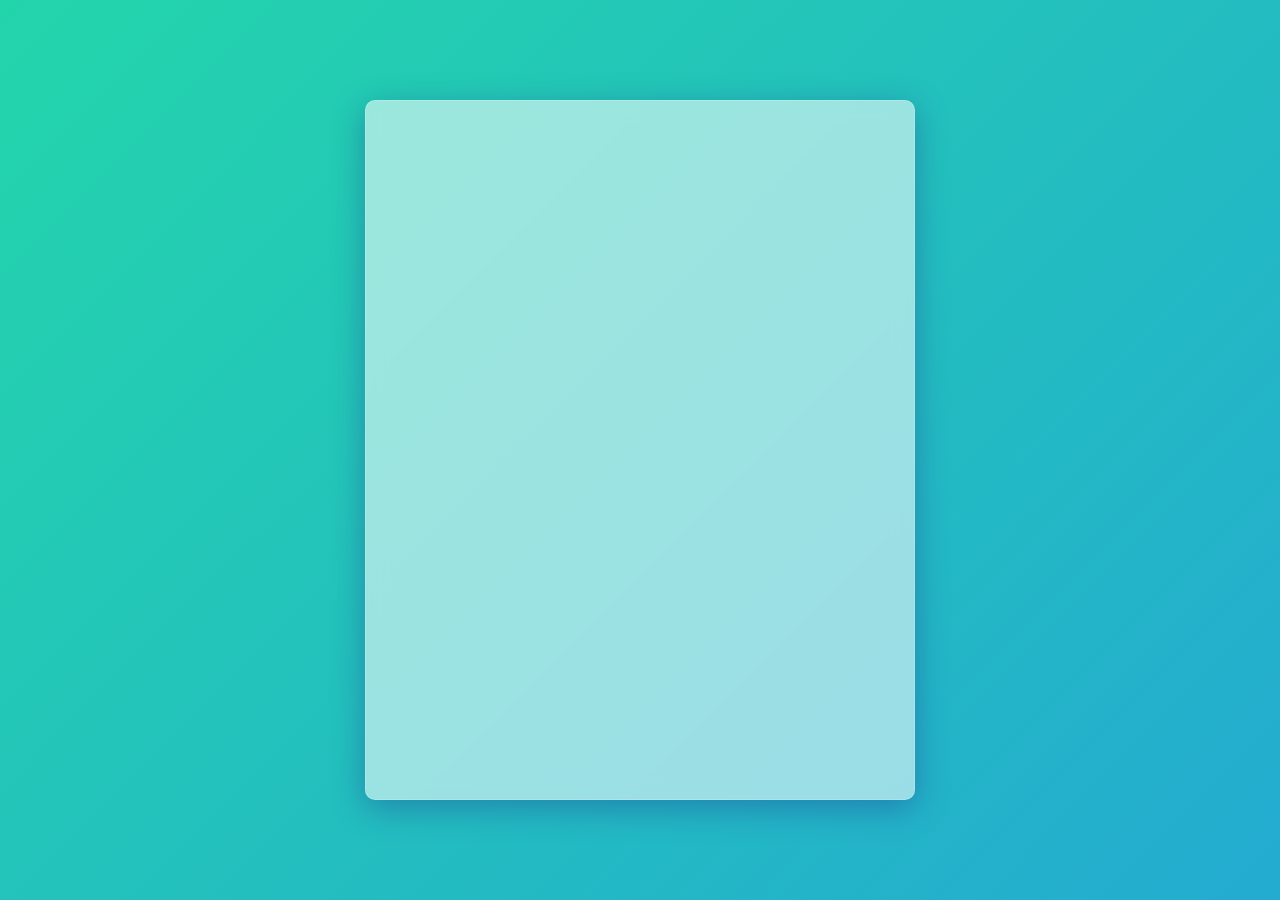
<file: login-page/login.html>
<!DOCTYPE html>
<html lang="en">

<head>
    <meta charset="UTF-8">
    <meta name="viewport" content="width=device-width, initial-scale=1.0">
    <title>Login</title>
    <link rel="shortcut icon" href="logo.png" type="image/x-icon">
</head>
<style>
    * {
        margin: 0;
        padding: 0;
        box-sizing: border-box;
        font-family: sans-serif;
    }

    html,
    body {
        width: 100%;
        height: 100%;
        /* background-image: url("bg.png"); */
        /* background-position:0px 25%;
        background-repeat: no-repeat;
        background-size: cover; */
        font-family: "Trebuchet MS", Verdana, Arial, Helvetica, sans-serif;
    }

    .main {
        width: 100%;
        height: 100vh;
        background: linear-gradient(-45deg, #ee7752, #e73c7e, #23a6d5, #23d5ab);
        background-size: 500%;
        animation: animation 25s ease infinite;

    }

    @keyframes animation {
        0% {
            background-position: 0% 0%;
        }

        50% {
            background-position: 100% 100%;
        }

        100% {
            background-position: 0% 0%;
        }
    }

    .main section {
        width: 550px;
        height: 700px;
        background: rgba(255, 255, 255, 0.55);
        box-shadow: 0 8px 32px 0 rgba(31, 38, 135, 0.37);
        backdrop-filter: blur(10px);
        -webkit-backdrop-filter: blur(10px);
        border-radius: 10px;
        border: 1px solid rgba(255, 255, 255, 0.18);
        position: absolute;
        top: 50%;
        left: 50%;
        transform: translate(-50%, -50%);
    }
</style>

<body>
    <div class="main">
        <section>

        </section>
    </div>
</body>

</html>
</file>
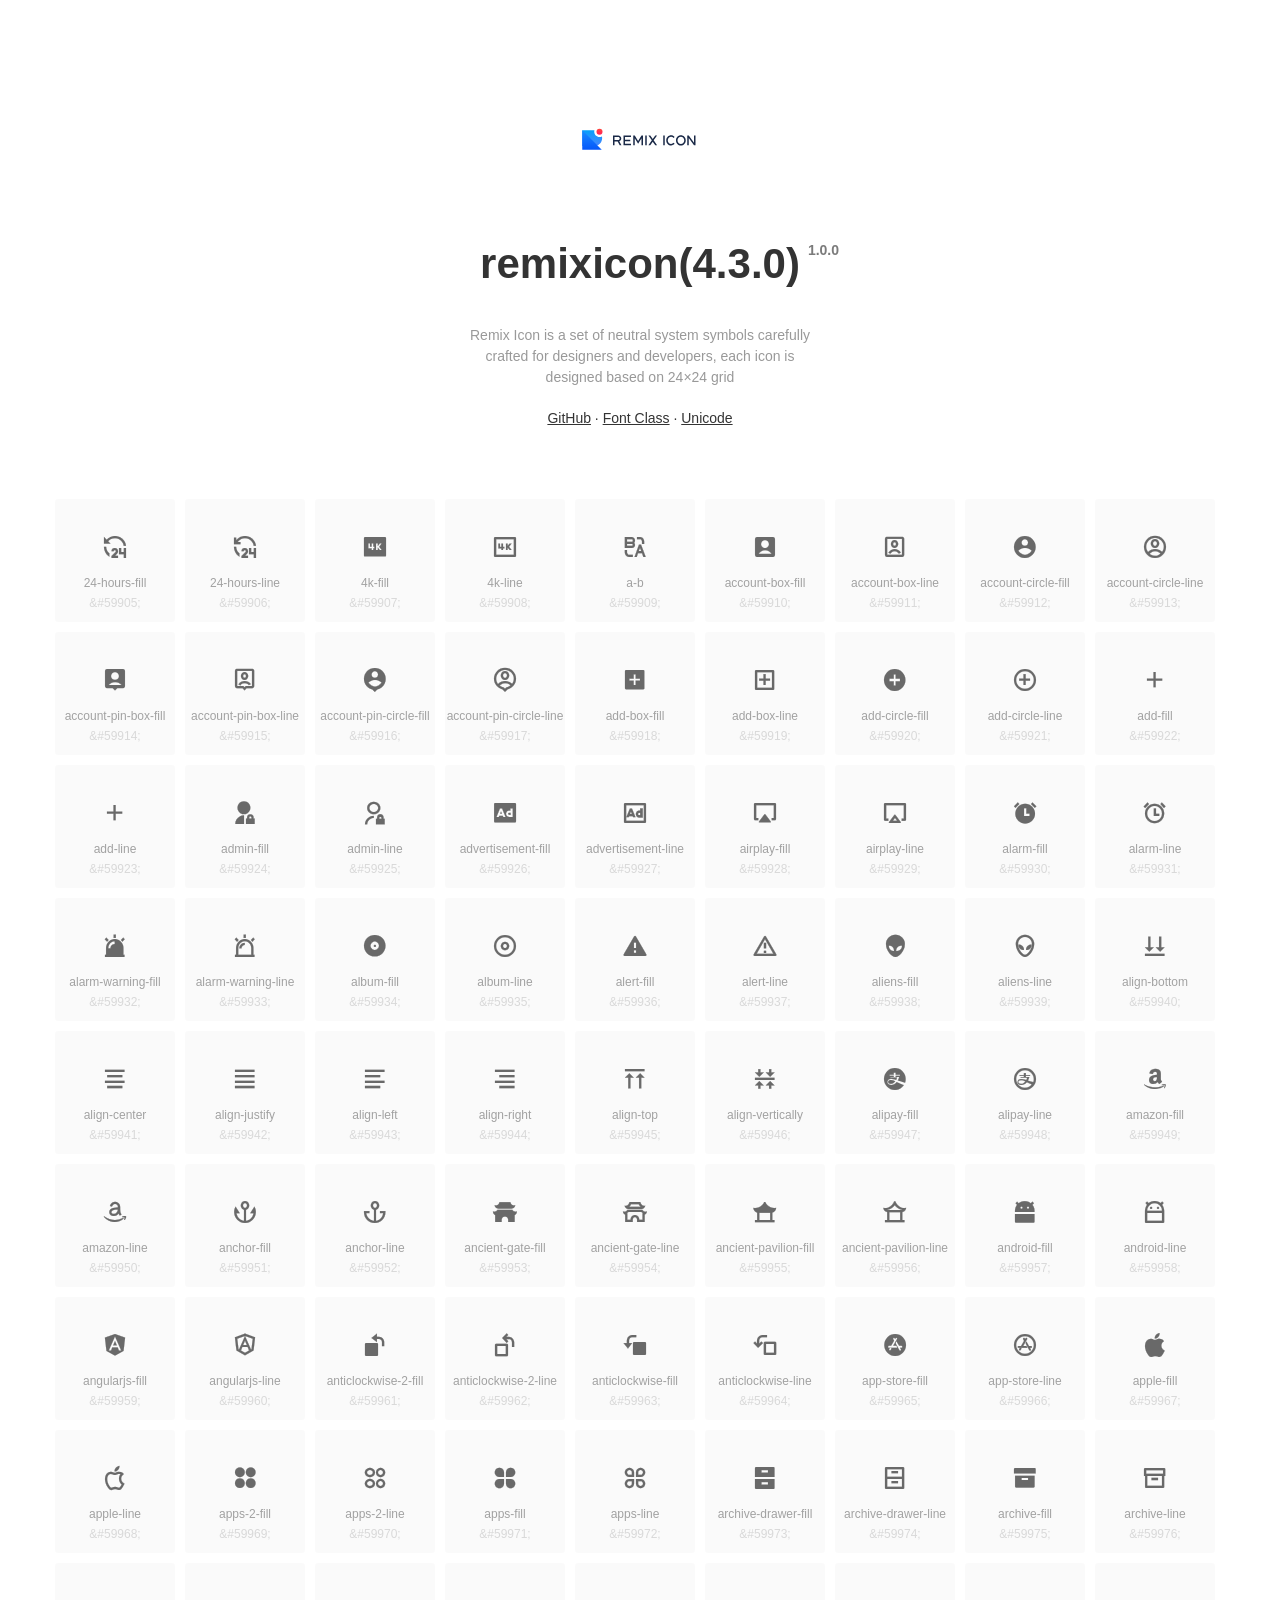
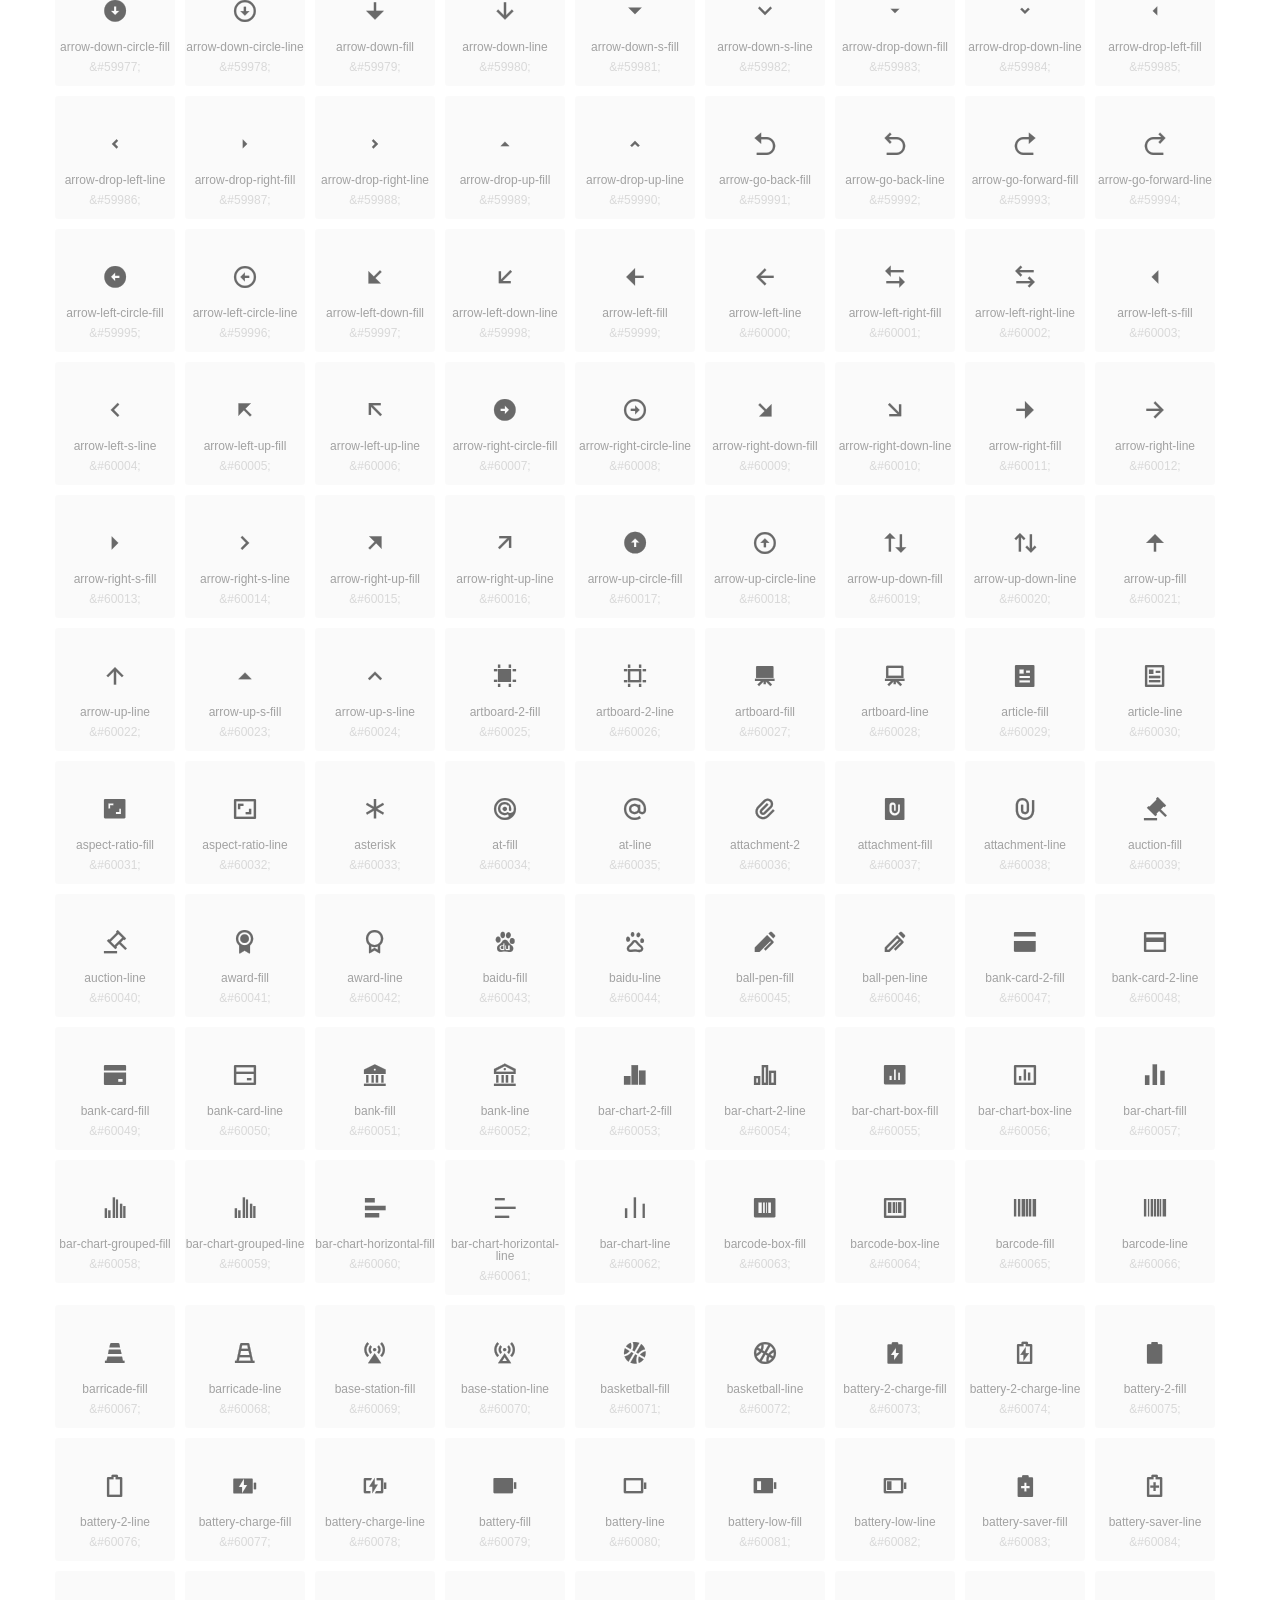
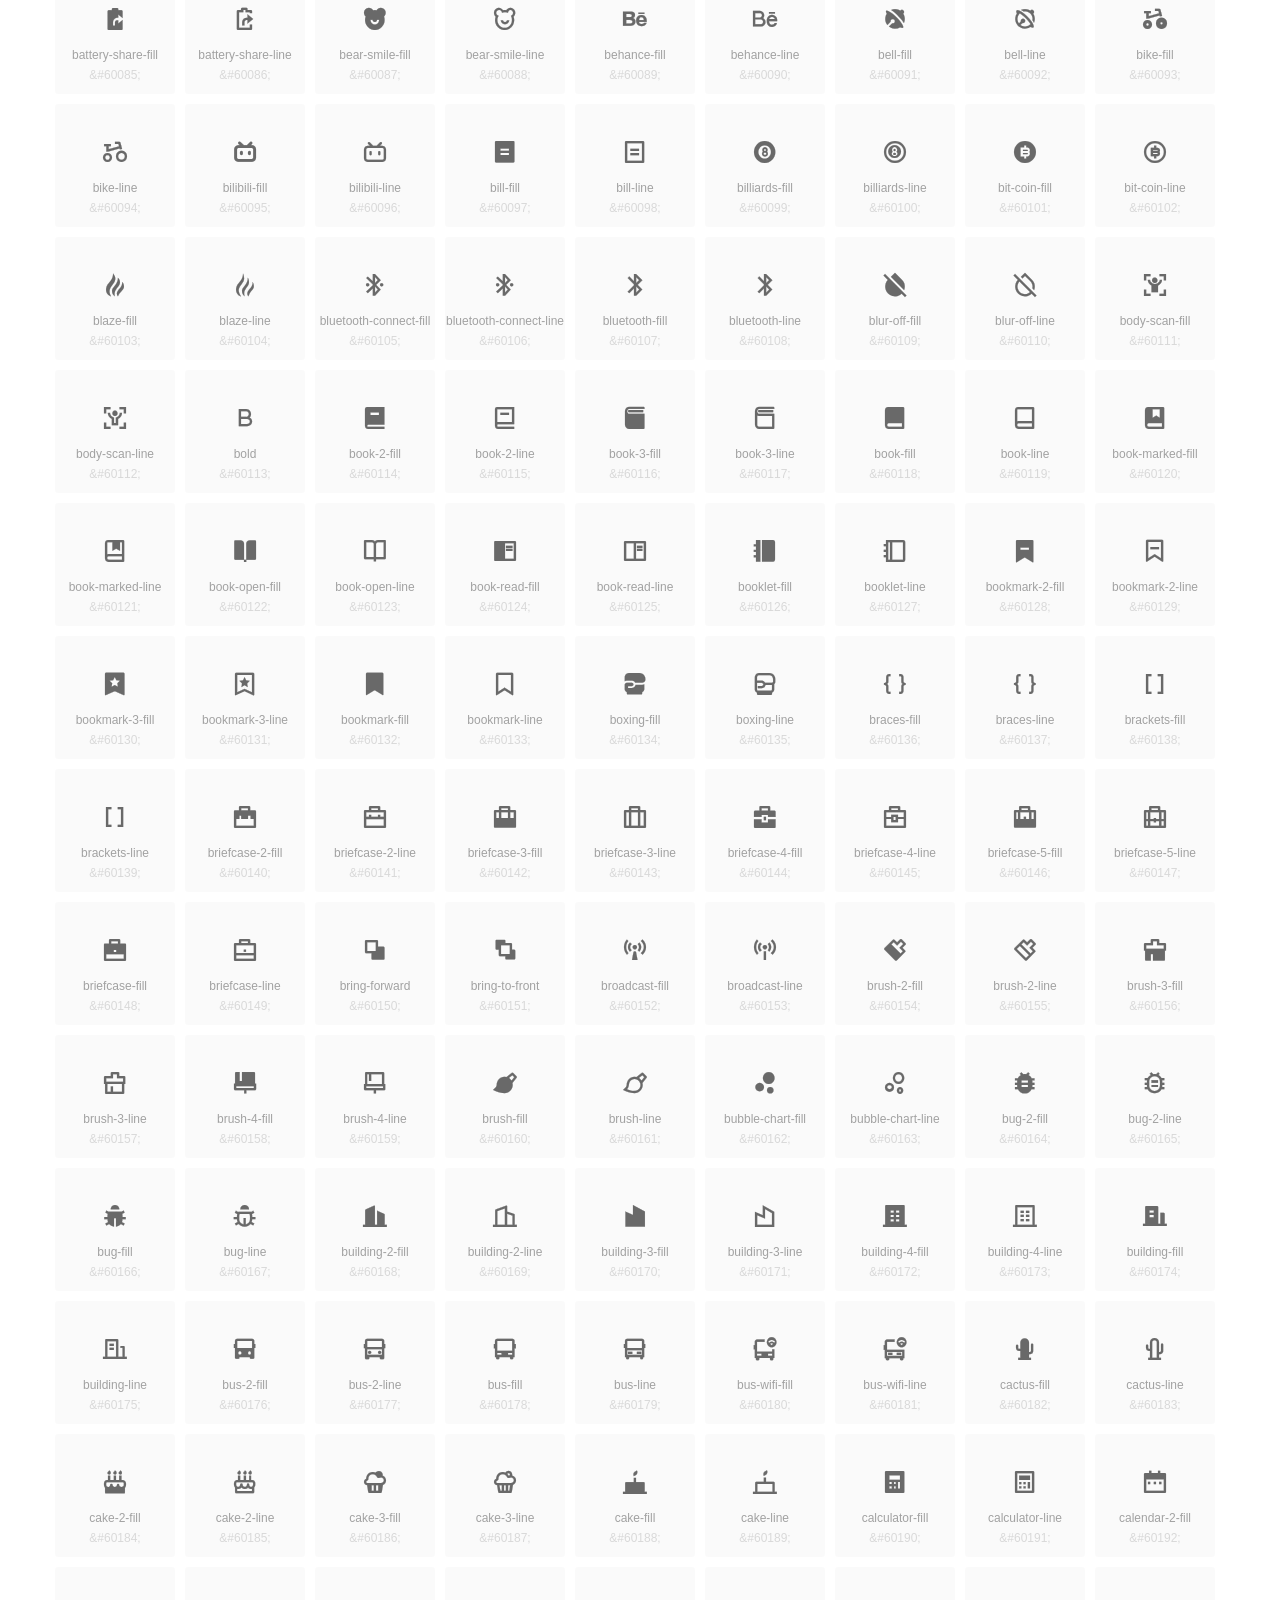
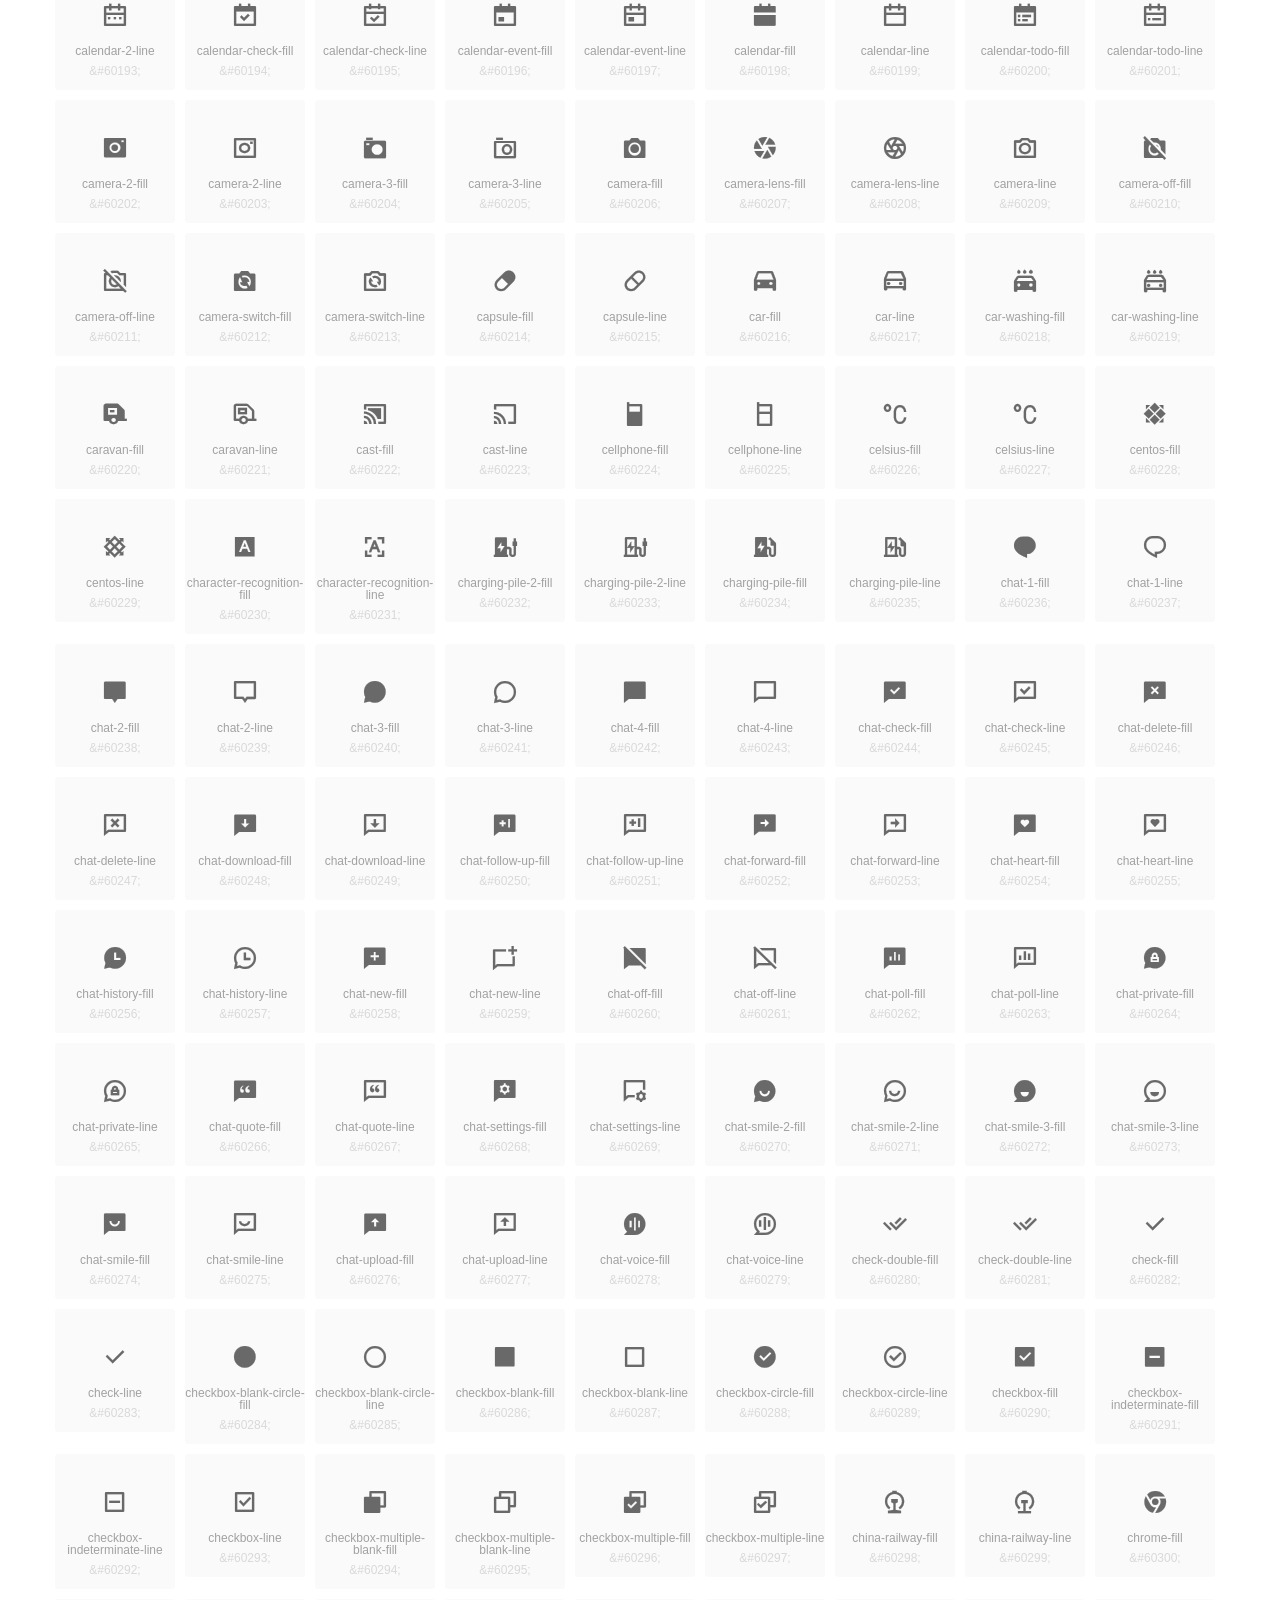
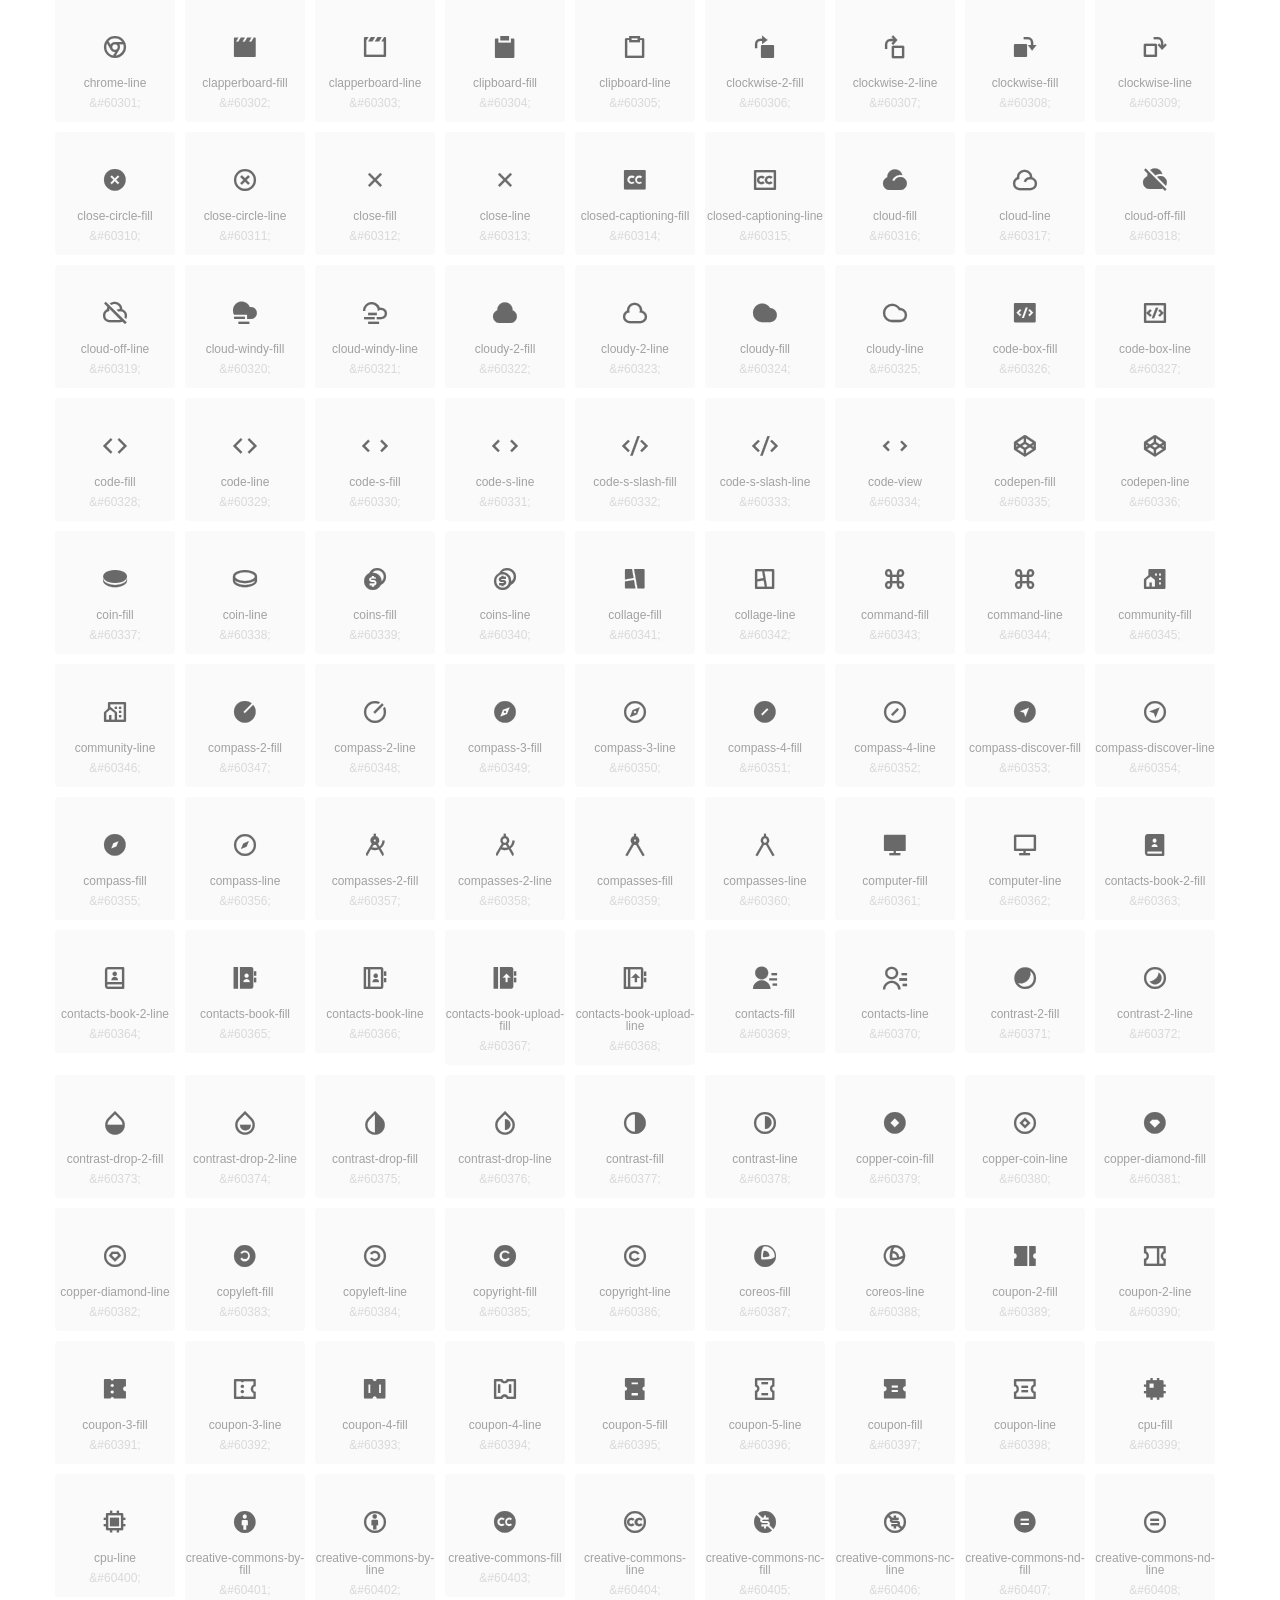
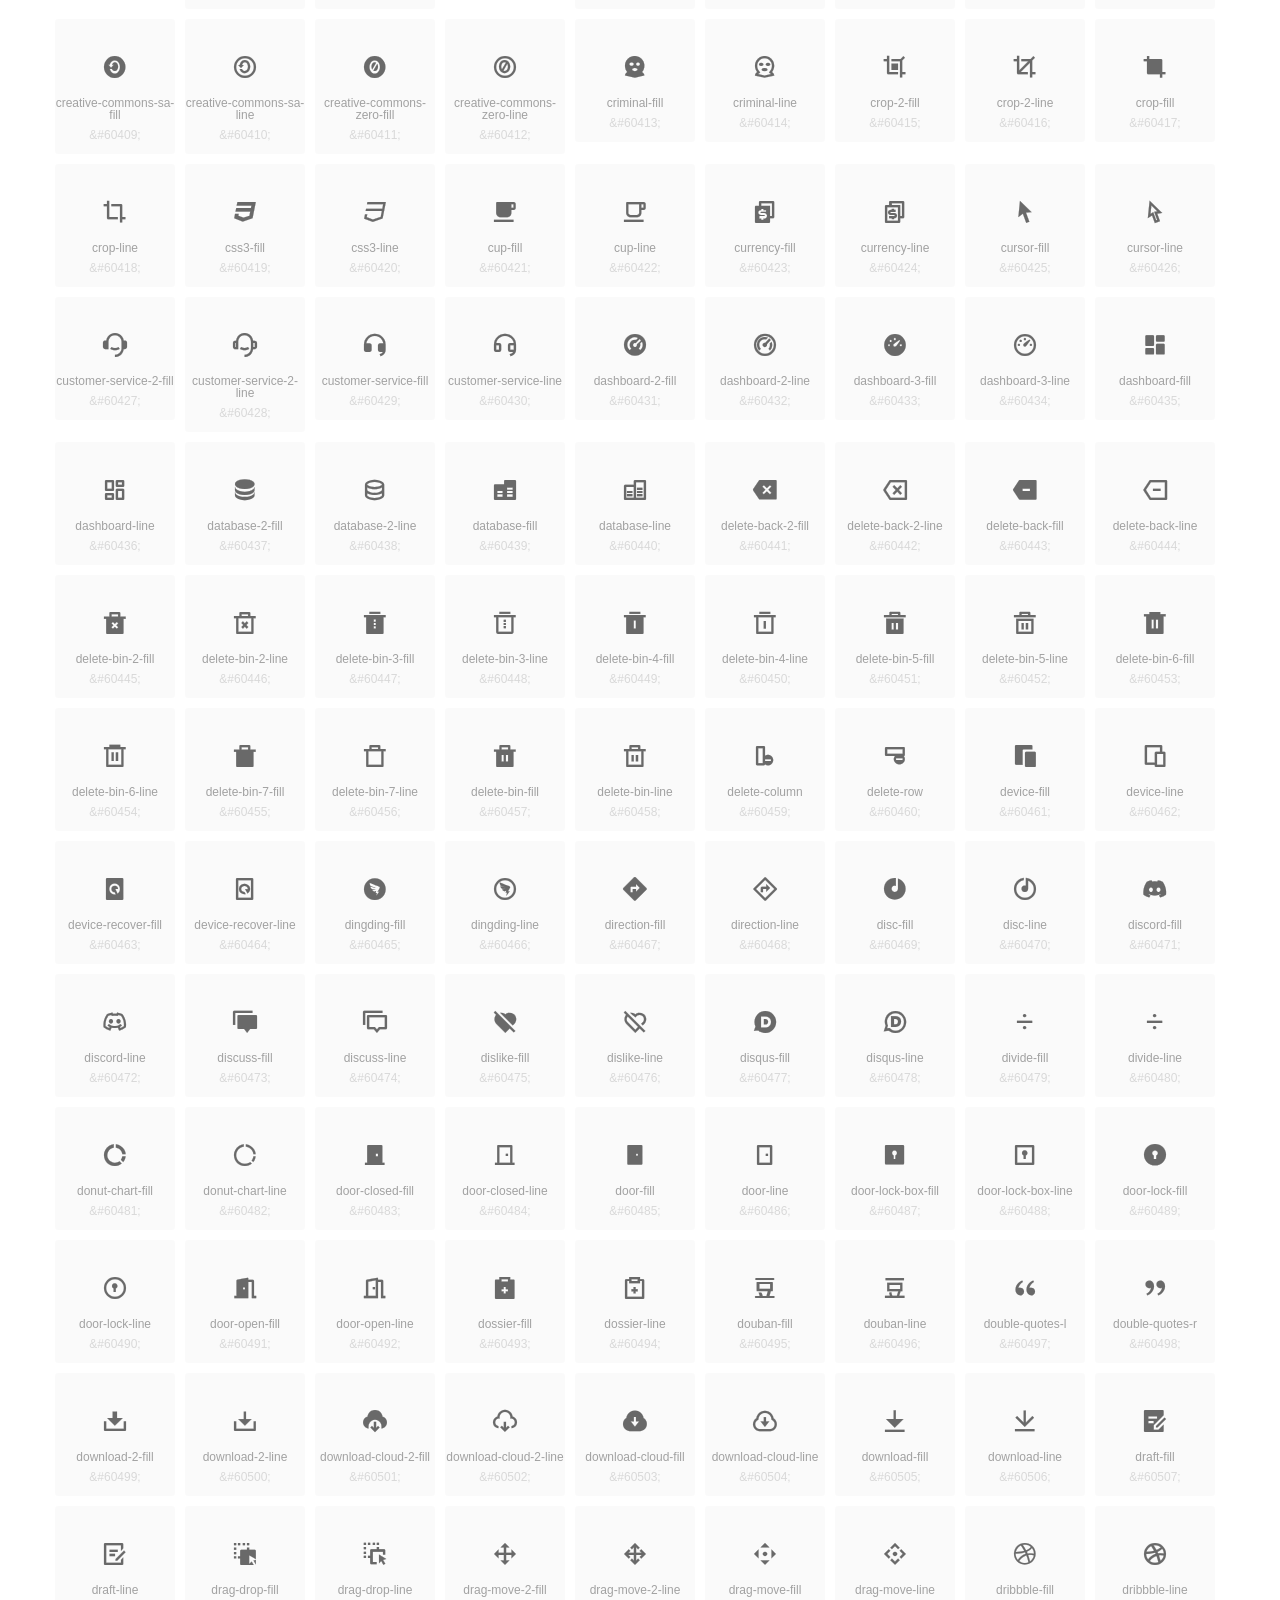
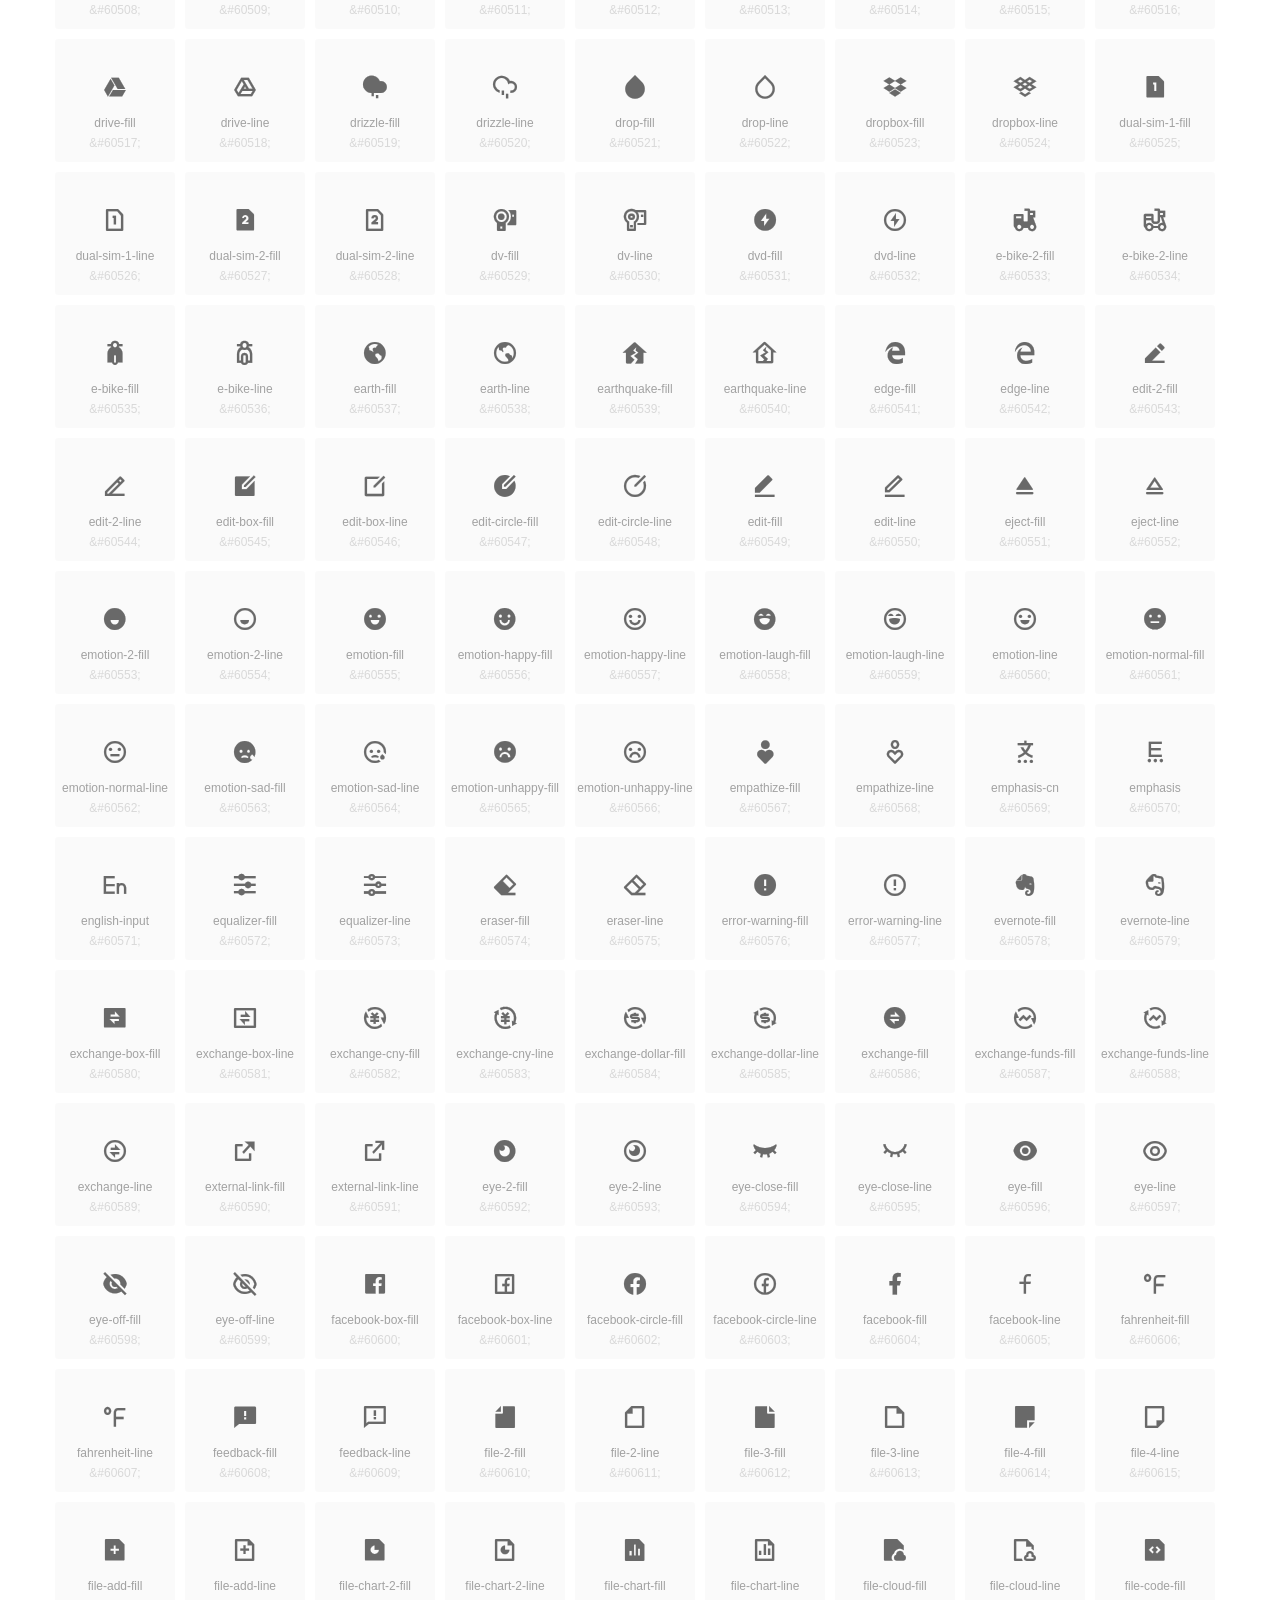
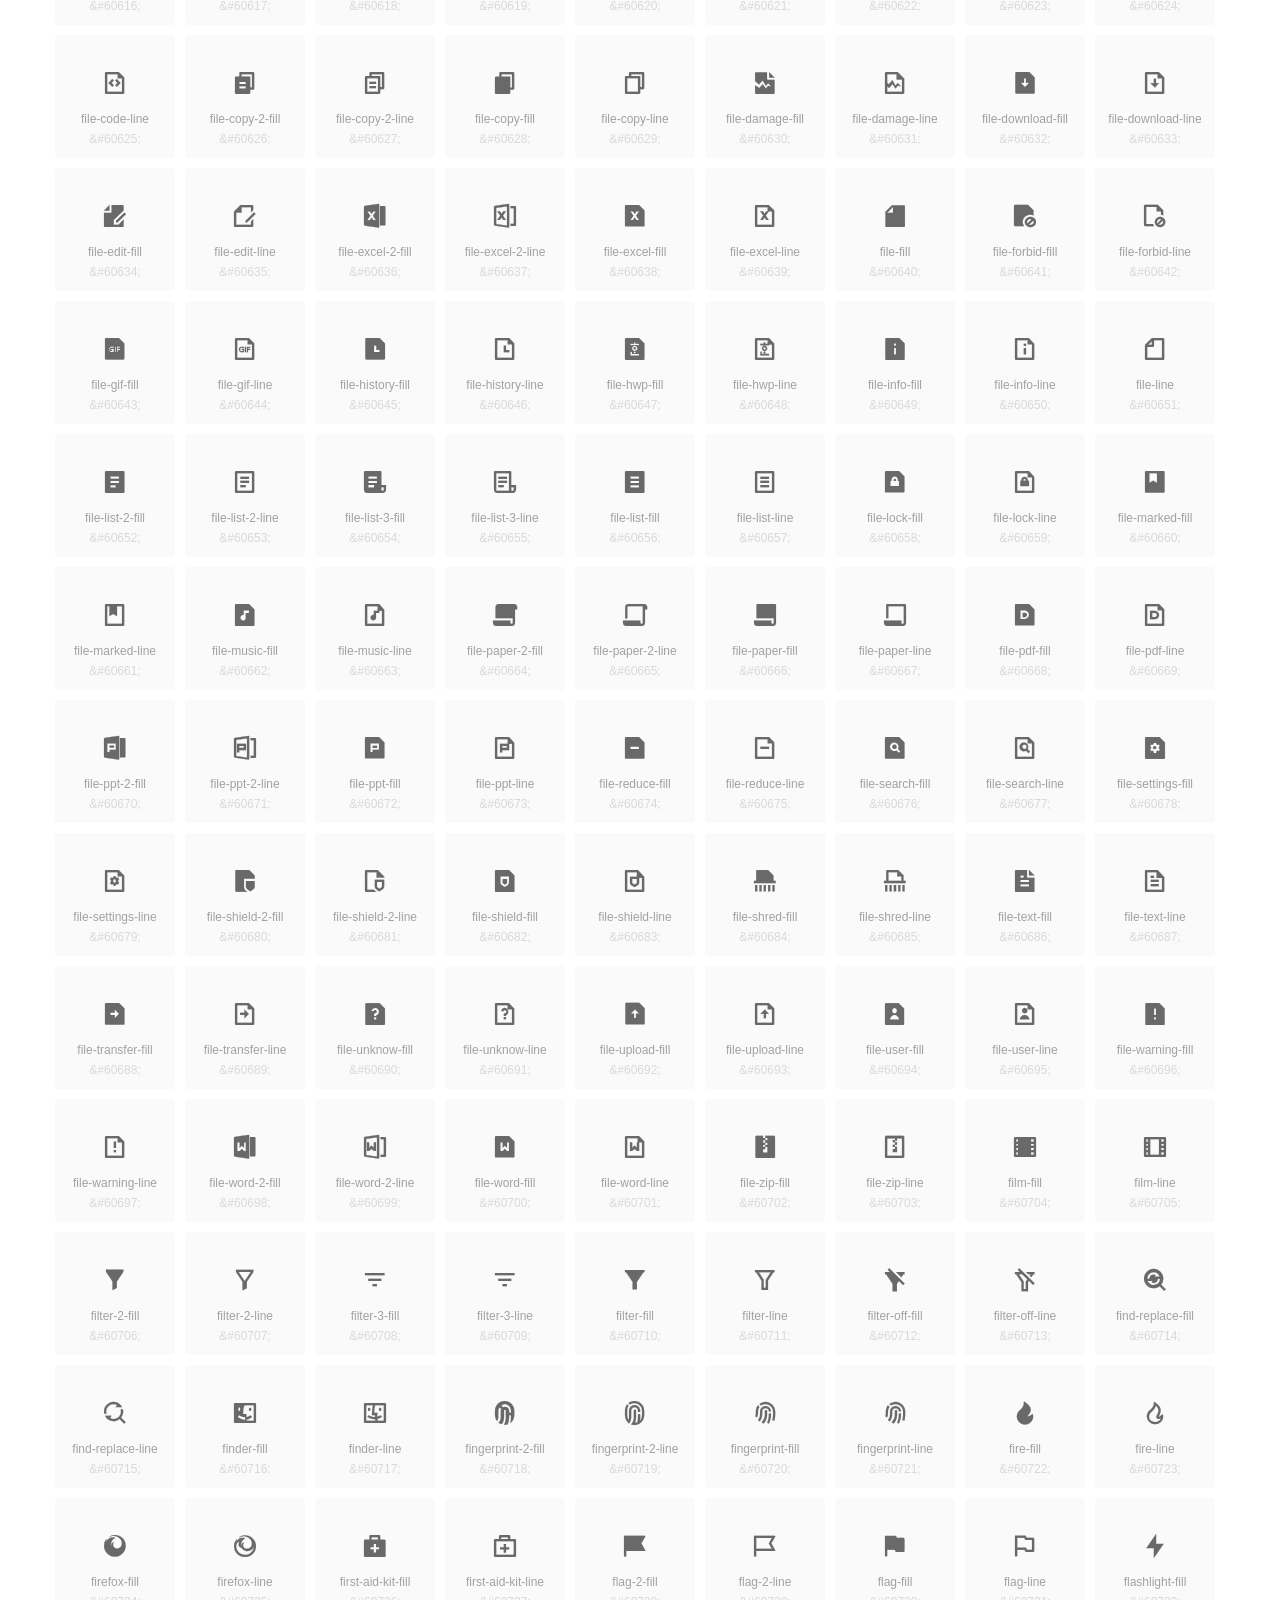
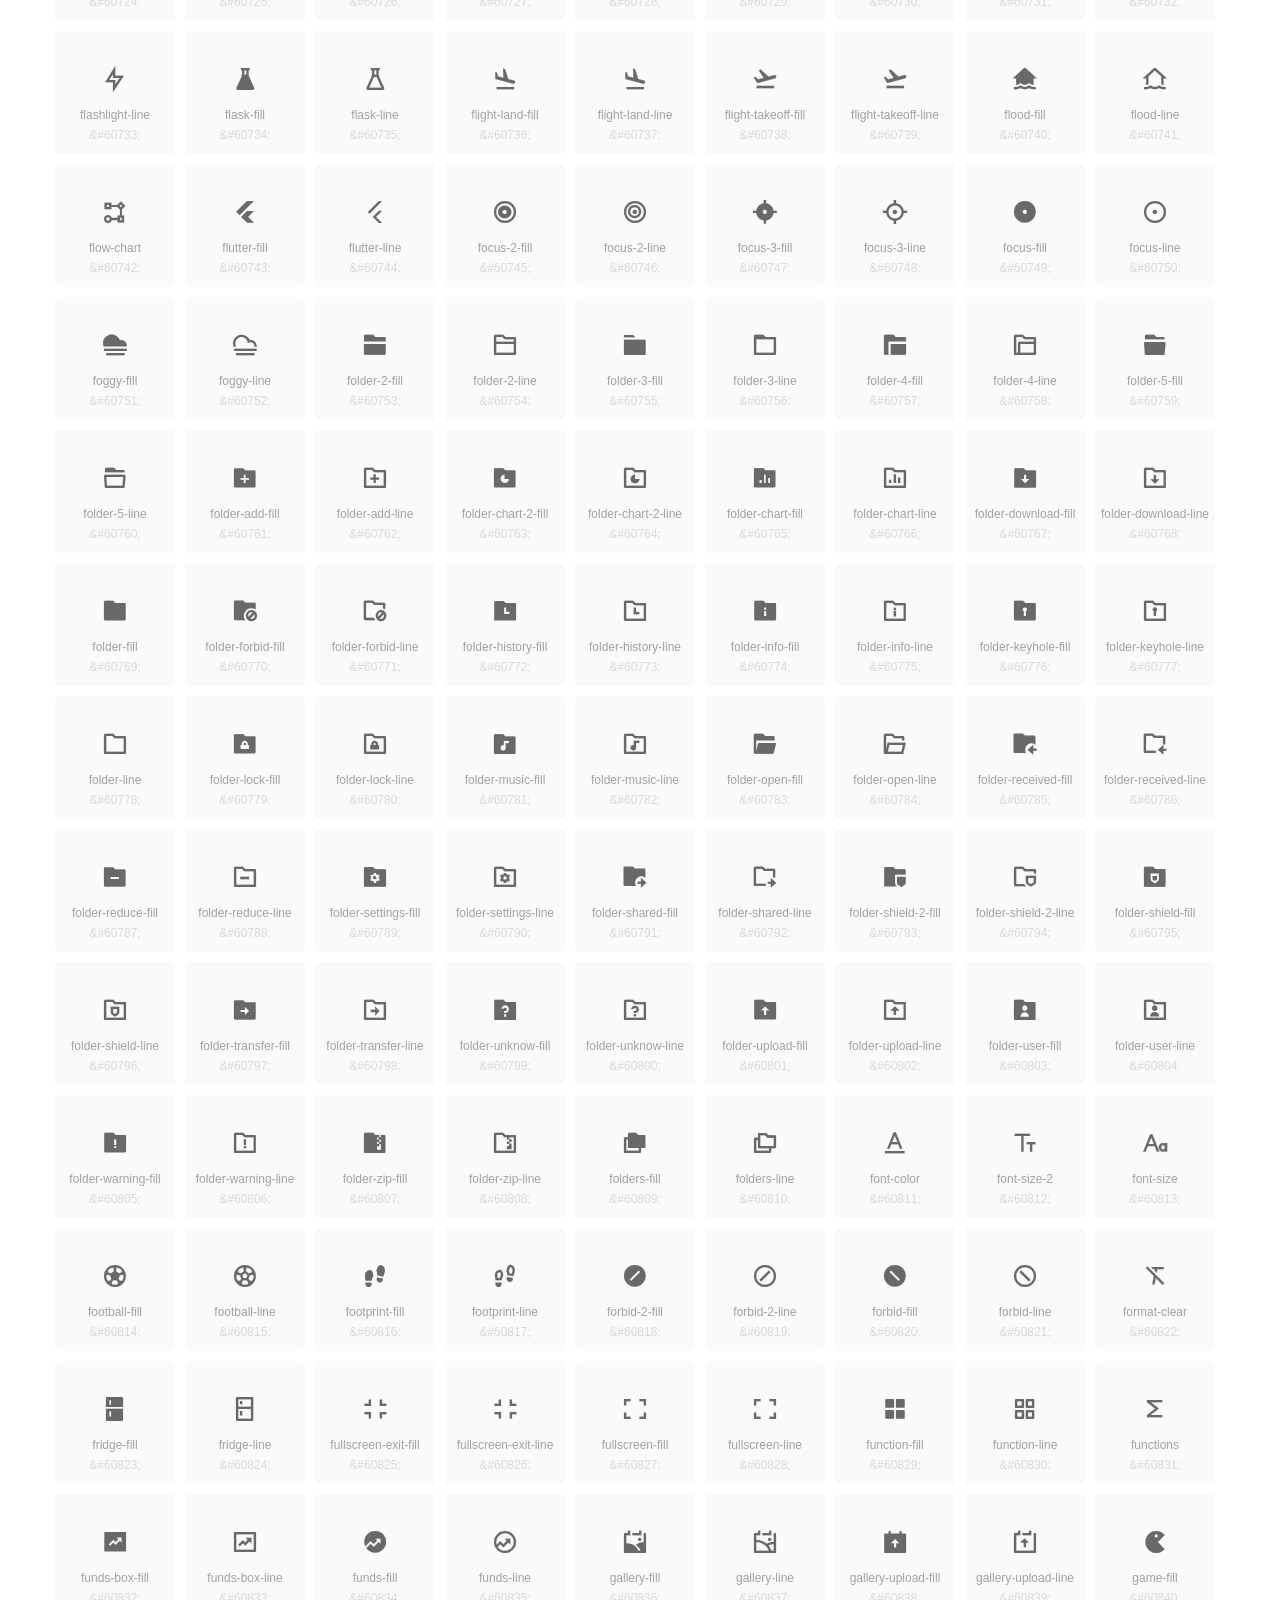
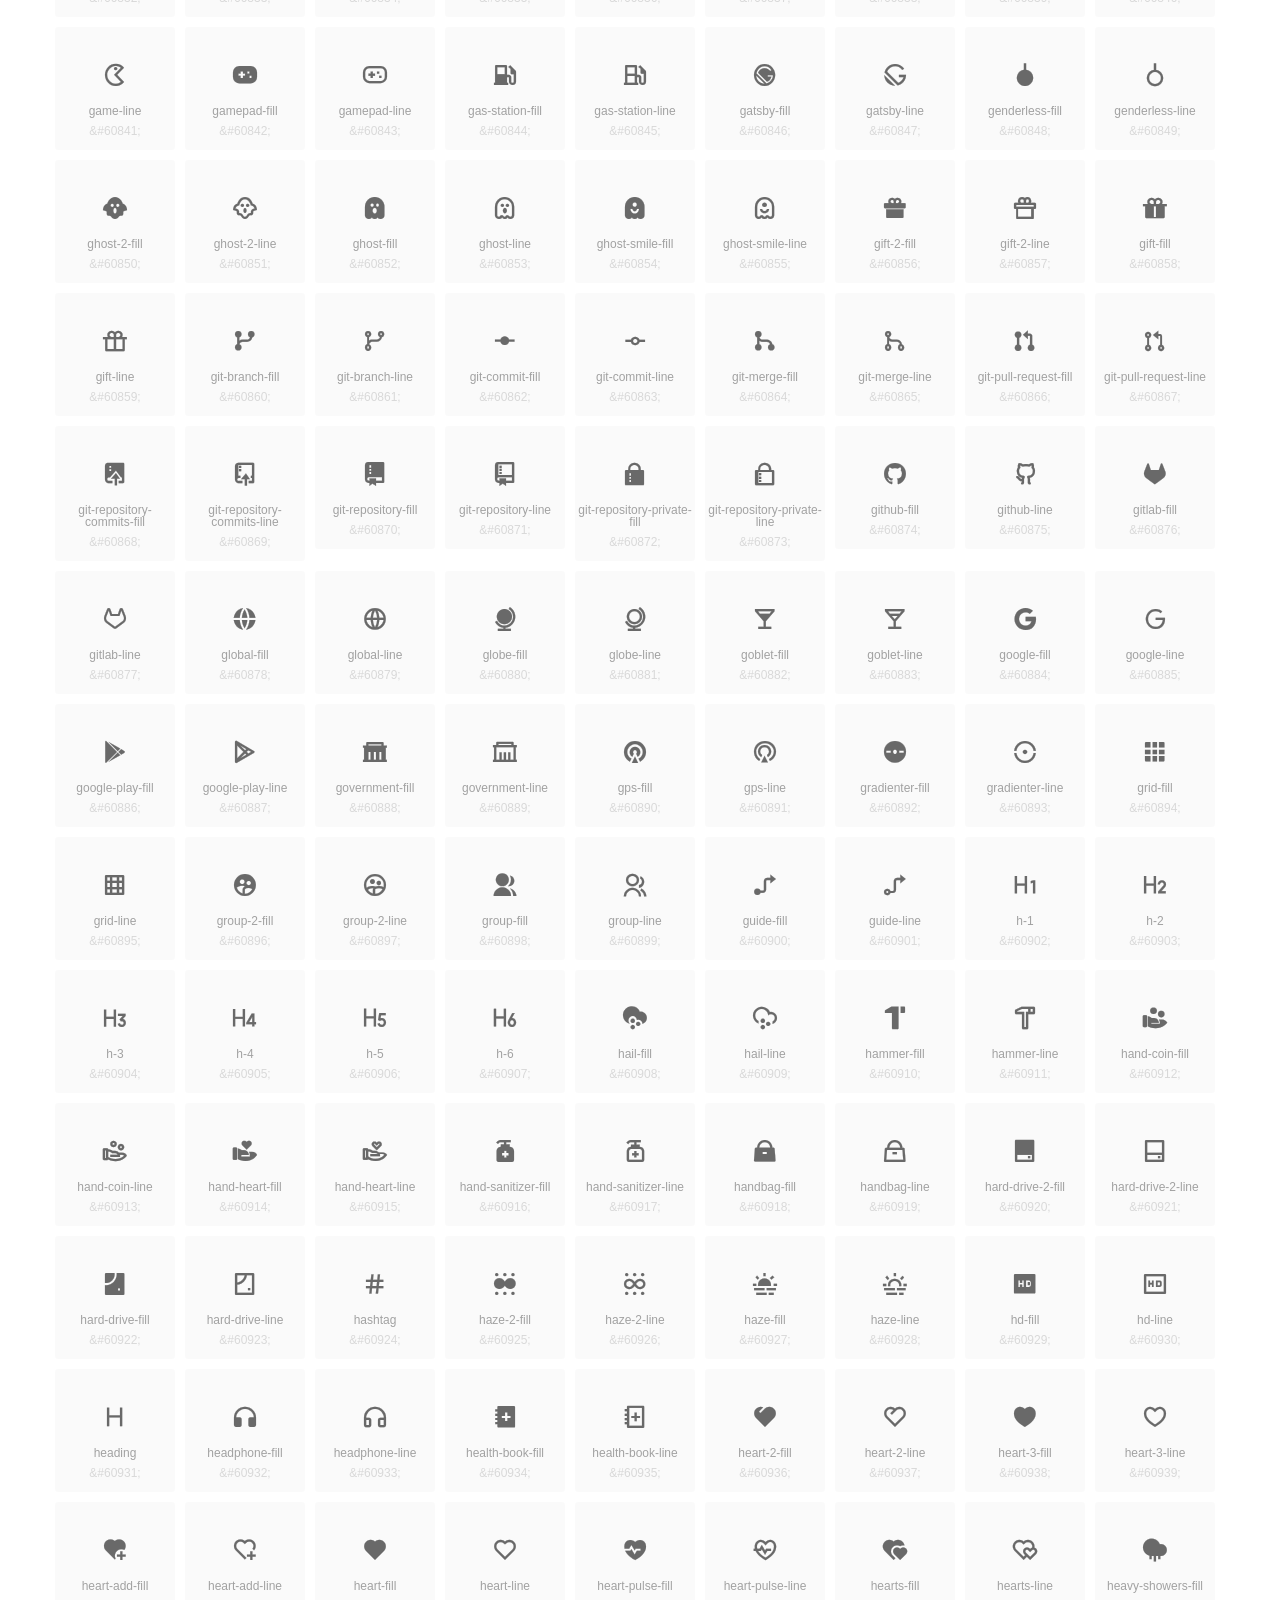
<file: client/cdnFiles/unicode.html>
<!DOCTYPE html>
<html lang="en">
<head>
  <meta charset="UTF-8">
  <title>remixicon(4.3.0)</title>
  <meta name="viewport" content="width=device-width,minimum-scale=1.0,maximum-scale=1.0,user-scalable=no">
   
  <meta name="description" content="Remix Icon is a set of neutral system symbols carefully crafted for designers and developers, each icon is designed based on 24×24 grid">
   
  <meta name="keywords" content="remixicon,TTF,EOT,WOFF,WOFF2,SVG">
  
  
  
  <style>
    *{margin: 0;padding: 0;list-style: none;}
    body { color: #696969; font: 12px/1.5 tahoma, arial, \5b8b\4f53, sans-serif; }
    a { color: #333; text-decoration: underline; }
    a:hover { color: rgb(9, 73, 209); }
    .header { color: #333; text-align: center; padding: 80px 0 60px 0; min-height: 153px; font-size: 14px; }
    .header .logo svg { height: 120px; width: 120px; }
    .header h1 { font-size: 42px; padding: 26px 0 10px 0; }
    .header sup {font-size: 14px; margin: 8px 0 0 8px; position: absolute; color: #7b7b7b; }
    .info {
      color: #999;
      font-weight: normal;
      max-width: 346px;
      margin: 0 auto;
      padding: 20px 0;
      font-size: 14px;
    }

    .icons { max-width: 1190px; margin: 0 auto; }
    .icons ul { text-align: center; }
    .icons ul li {
      vertical-align: top;
      width: 120px;
      display: inline-block;
      text-align: center;
      background-color: rgba(0,0,0,.02);
      border-radius: 3px;
      padding: 29px 0 10px 0;
      margin-right: 10px;
      margin-top: 10px;
      transition: all 0.6s ease;
    }
    .icons ul li:hover { background-color: rgba(0,0,0,.06); }
    .icons ul li:hover span { color: #3c75e4; opacity: 1; }
    .icons ul li .unicode { color: #8c8c8c; opacity: 0.3; }
    .icons ul li h4 {
      font-weight: normal;
      padding: 10px 0 5px 0;
      display: block;
      color: #8c8c8c;
      font-size: 14px;
      line-height: 12px;
      opacity: 0.8;
    }
    .icons ul li:hover h4 { opacity: 1; }
    .icons ul li svg { width: 24px; height: 24px; }
    .icons ul li:hover { color: #3c75e4; }
    .footer { text-align: center; padding: 10px 0 90px 0; }
    .footer a { text-align: center; padding: 10px 0 90px 0; color: #696969;}
    .footer a:hover { color: #0949d1; }
    .links { text-align: center; padding: 50px 0 0 0; font-size: 14px; }
    
    
    .icons ul .unicode-icon span { display: block; }
    .icons ul .unicode-icon h4 { font-size: 12px; }
    @font-face {
      font-family: "remixicon";
      src: url("remixicon.eot");
      /* IE9*/
      src: url("remixicon.eot#iefix") format("embedded-opentype"),
      /* IE6-IE8 */
      url("remixicon.woff2?1718271040702") format("woff2"),
      url("remixicon.woff?1718271040702") format("woff"),
      /* chrome, firefox */
      url("remixicon.ttf?1718271040702") format("truetype"),
      /* chrome, firefox, opera, Safari, Android, iOS 4.2+*/
      url("remixicon.svg#remixicon?1718271040702") format("svg");
      /* iOS 4.1- */
    }
    .iconfont {
      font-family: "remixicon" !important;
      font-size: 26px;
      font-style: normal;
      -webkit-font-smoothing: antialiased;
      -webkit-text-stroke-width: 0.2px;
      -moz-osx-font-smoothing: grayscale;
    }
    
    
  </style>
  
</head>

<body>
  
  <div class="header">
    
    <div class="logo">
      <a href="./"><svg width="160" height="32" viewBox="0 0 160 32" fill="none" xmlns="http://www.w3.org/2000/svg">
<path d="M121.5 9.80005C123.33 9.80005 124.984 10.5797 126.165 11.8344L124.75 13.2496C123.929 12.3549 122.773 11.8 121.5 11.8C119.029 11.8 117 13.891 117 16.5C117 19.1091 119.029 21.2 121.5 21.2C122.773 21.2 123.929 20.6452 124.75 19.7505L126.165 21.1657C124.984 22.4204 123.33 23.2 121.5 23.2C117.91 23.2 115 20.2004 115 16.5C115 12.7997 117.91 9.80005 121.5 9.80005Z" fill="#1A2947"/>
<path d="M113 10V23H111V10H113Z" fill="#1A2947"/>
<path d="M154 23V9.99988H152L152 19.6019L144.997 9.99988L143 10.0039V23H145L145 13.3969L152 23H154Z" fill="#1A2947"/>
<path d="M68 10V12H60V15.5H67V17.5H60V21H68V23H58V10H68Z" fill="#1A2947"/>
<path d="M82 10L77.4999 17.201L73 10H71V23H73V13.775L77.4999 20.975L82 13.773V23H84V10H82Z" fill="#1A2947"/>
<path d="M89 10V23H87V10H89Z" fill="#1A2947"/>
<path d="M96.9999 14.7565L93.6689 9.99951H91.2279L95.7789 16.4995L91.2289 22.9995H93.6689L96.9999 18.2435L100.33 22.9995H102.772L98.2209 16.4995L102.773 9.99951H100.33L96.9999 14.7565Z" fill="#1A2947"/>
<path fill-rule="evenodd" clip-rule="evenodd" d="M141 16.5C141 12.7997 138.09 9.80005 134.5 9.80005C130.91 9.80005 128 12.7997 128 16.5C128 20.2004 130.91 23.2 134.5 23.2C138.09 23.2 141 20.2004 141 16.5ZM130 16.5C130 13.891 132.029 11.8 134.5 11.8C136.971 11.8 139 13.891 139 16.5C139 19.1091 136.971 21.2 134.5 21.2C132.029 21.2 130 19.1091 130 16.5Z" fill="#1A2947"/>
<path fill-rule="evenodd" clip-rule="evenodd" d="M51 10C53.2091 10 55 11.7909 55 14C55 15.7175 53.9176 17.1821 52.3977 17.749L55.1901 22.999H52.9251L50.267 18H46V23H44V10H51ZM46 11.999V15.999L51 16C52.1046 16 53 15.1046 53 14C53 12.8955 52.1 12 51 12L46 11.999Z" fill="#1A2947"/>
<path fill-rule="evenodd" clip-rule="evenodd" d="M19.2887 3.00389C19.1928 3.0013 19.0965 3 19 3H3V24H19C24.799 24 29.5 19.299 29.5 13.5C29.5 12.7108 29.4129 11.942 29.2479 11.2025C28.2772 11.7119 27.1722 12 26 12C22.134 12 19 8.86599 19 5C19 4.30645 19.1009 3.63646 19.2887 3.00389Z" fill="url(#paint0_linear_960_1054)"/>
<g filter="url(#filter0_b_960_1054)">
<path fill-rule="evenodd" clip-rule="evenodd" d="M3 3L29 29H3V3Z" fill="url(#paint1_linear_960_1054)"/>
</g>
<circle cx="26" cy="5" r="4" fill="url(#paint2_linear_960_1054)"/>
<defs>
<filter id="filter0_b_960_1054" x="-2.43656" y="-2.43656" width="36.8731" height="36.8731" filterUnits="userSpaceOnUse" color-interpolation-filters="sRGB">
<feFlood flood-opacity="0" result="BackgroundImageFix"/>
<feGaussianBlur in="BackgroundImage" stdDeviation="2.71828"/>
<feComposite in2="SourceAlpha" operator="in" result="effect1_backgroundBlur_960_1054"/>
<feBlend mode="normal" in="SourceGraphic" in2="effect1_backgroundBlur_960_1054" result="shape"/>
</filter>
<linearGradient id="paint0_linear_960_1054" x1="3" y1="3" x2="3" y2="24" gradientUnits="userSpaceOnUse">
<stop stop-color="#05A0FA"/>
<stop offset="1" stop-color="#4785FF"/>
</linearGradient>
<linearGradient id="paint1_linear_960_1054" x1="3" y1="3" x2="3" y2="29" gradientUnits="userSpaceOnUse">
<stop stop-color="#1A8CFF"/>
<stop offset="1" stop-color="#0557FA"/>
</linearGradient>
<linearGradient id="paint2_linear_960_1054" x1="22" y1="1" x2="22" y2="9" gradientUnits="userSpaceOnUse">
<stop stop-color="#FF463A"/>
<stop offset="1" stop-color="#FF1F5A"/>
</linearGradient>
</defs>
</svg>
</a>
    </div>
    
    <h1>remixicon(4.3.0)<sup>1.0.0</sup></h1>
    <div class="info">
      Remix Icon is a set of neutral system symbols carefully crafted for designers and developers, each icon is designed based on 24×24 grid
    </div>
    <p>
      
      <a href="https://github.com/Remix-Design/remixicon.git">GitHub</a> · 
      
      <a href="index.html">Font Class</a> · 
      
      <a href="unicode.html">Unicode</a>
      
    </p>
  </div>
  <div class="icons">
    <ul>
      <li class="unicode-icon"><span class="iconfont"></span><h4>24-hours-fill</h4><span class="unicode">&amp;#59905;</span></li><li class="unicode-icon"><span class="iconfont"></span><h4>24-hours-line</h4><span class="unicode">&amp;#59906;</span></li><li class="unicode-icon"><span class="iconfont"></span><h4>4k-fill</h4><span class="unicode">&amp;#59907;</span></li><li class="unicode-icon"><span class="iconfont"></span><h4>4k-line</h4><span class="unicode">&amp;#59908;</span></li><li class="unicode-icon"><span class="iconfont"></span><h4>a-b</h4><span class="unicode">&amp;#59909;</span></li><li class="unicode-icon"><span class="iconfont"></span><h4>account-box-fill</h4><span class="unicode">&amp;#59910;</span></li><li class="unicode-icon"><span class="iconfont"></span><h4>account-box-line</h4><span class="unicode">&amp;#59911;</span></li><li class="unicode-icon"><span class="iconfont"></span><h4>account-circle-fill</h4><span class="unicode">&amp;#59912;</span></li><li class="unicode-icon"><span class="iconfont"></span><h4>account-circle-line</h4><span class="unicode">&amp;#59913;</span></li><li class="unicode-icon"><span class="iconfont"></span><h4>account-pin-box-fill</h4><span class="unicode">&amp;#59914;</span></li><li class="unicode-icon"><span class="iconfont"></span><h4>account-pin-box-line</h4><span class="unicode">&amp;#59915;</span></li><li class="unicode-icon"><span class="iconfont"></span><h4>account-pin-circle-fill</h4><span class="unicode">&amp;#59916;</span></li><li class="unicode-icon"><span class="iconfont"></span><h4>account-pin-circle-line</h4><span class="unicode">&amp;#59917;</span></li><li class="unicode-icon"><span class="iconfont"></span><h4>add-box-fill</h4><span class="unicode">&amp;#59918;</span></li><li class="unicode-icon"><span class="iconfont"></span><h4>add-box-line</h4><span class="unicode">&amp;#59919;</span></li><li class="unicode-icon"><span class="iconfont"></span><h4>add-circle-fill</h4><span class="unicode">&amp;#59920;</span></li><li class="unicode-icon"><span class="iconfont"></span><h4>add-circle-line</h4><span class="unicode">&amp;#59921;</span></li><li class="unicode-icon"><span class="iconfont"></span><h4>add-fill</h4><span class="unicode">&amp;#59922;</span></li><li class="unicode-icon"><span class="iconfont"></span><h4>add-line</h4><span class="unicode">&amp;#59923;</span></li><li class="unicode-icon"><span class="iconfont"></span><h4>admin-fill</h4><span class="unicode">&amp;#59924;</span></li><li class="unicode-icon"><span class="iconfont"></span><h4>admin-line</h4><span class="unicode">&amp;#59925;</span></li><li class="unicode-icon"><span class="iconfont"></span><h4>advertisement-fill</h4><span class="unicode">&amp;#59926;</span></li><li class="unicode-icon"><span class="iconfont"></span><h4>advertisement-line</h4><span class="unicode">&amp;#59927;</span></li><li class="unicode-icon"><span class="iconfont"></span><h4>airplay-fill</h4><span class="unicode">&amp;#59928;</span></li><li class="unicode-icon"><span class="iconfont"></span><h4>airplay-line</h4><span class="unicode">&amp;#59929;</span></li><li class="unicode-icon"><span class="iconfont"></span><h4>alarm-fill</h4><span class="unicode">&amp;#59930;</span></li><li class="unicode-icon"><span class="iconfont"></span><h4>alarm-line</h4><span class="unicode">&amp;#59931;</span></li><li class="unicode-icon"><span class="iconfont"></span><h4>alarm-warning-fill</h4><span class="unicode">&amp;#59932;</span></li><li class="unicode-icon"><span class="iconfont"></span><h4>alarm-warning-line</h4><span class="unicode">&amp;#59933;</span></li><li class="unicode-icon"><span class="iconfont"></span><h4>album-fill</h4><span class="unicode">&amp;#59934;</span></li><li class="unicode-icon"><span class="iconfont"></span><h4>album-line</h4><span class="unicode">&amp;#59935;</span></li><li class="unicode-icon"><span class="iconfont"></span><h4>alert-fill</h4><span class="unicode">&amp;#59936;</span></li><li class="unicode-icon"><span class="iconfont"></span><h4>alert-line</h4><span class="unicode">&amp;#59937;</span></li><li class="unicode-icon"><span class="iconfont"></span><h4>aliens-fill</h4><span class="unicode">&amp;#59938;</span></li><li class="unicode-icon"><span class="iconfont"></span><h4>aliens-line</h4><span class="unicode">&amp;#59939;</span></li><li class="unicode-icon"><span class="iconfont"></span><h4>align-bottom</h4><span class="unicode">&amp;#59940;</span></li><li class="unicode-icon"><span class="iconfont"></span><h4>align-center</h4><span class="unicode">&amp;#59941;</span></li><li class="unicode-icon"><span class="iconfont"></span><h4>align-justify</h4><span class="unicode">&amp;#59942;</span></li><li class="unicode-icon"><span class="iconfont"></span><h4>align-left</h4><span class="unicode">&amp;#59943;</span></li><li class="unicode-icon"><span class="iconfont"></span><h4>align-right</h4><span class="unicode">&amp;#59944;</span></li><li class="unicode-icon"><span class="iconfont"></span><h4>align-top</h4><span class="unicode">&amp;#59945;</span></li><li class="unicode-icon"><span class="iconfont"></span><h4>align-vertically</h4><span class="unicode">&amp;#59946;</span></li><li class="unicode-icon"><span class="iconfont"></span><h4>alipay-fill</h4><span class="unicode">&amp;#59947;</span></li><li class="unicode-icon"><span class="iconfont"></span><h4>alipay-line</h4><span class="unicode">&amp;#59948;</span></li><li class="unicode-icon"><span class="iconfont"></span><h4>amazon-fill</h4><span class="unicode">&amp;#59949;</span></li><li class="unicode-icon"><span class="iconfont"></span><h4>amazon-line</h4><span class="unicode">&amp;#59950;</span></li><li class="unicode-icon"><span class="iconfont"></span><h4>anchor-fill</h4><span class="unicode">&amp;#59951;</span></li><li class="unicode-icon"><span class="iconfont"></span><h4>anchor-line</h4><span class="unicode">&amp;#59952;</span></li><li class="unicode-icon"><span class="iconfont"></span><h4>ancient-gate-fill</h4><span class="unicode">&amp;#59953;</span></li><li class="unicode-icon"><span class="iconfont"></span><h4>ancient-gate-line</h4><span class="unicode">&amp;#59954;</span></li><li class="unicode-icon"><span class="iconfont"></span><h4>ancient-pavilion-fill</h4><span class="unicode">&amp;#59955;</span></li><li class="unicode-icon"><span class="iconfont"></span><h4>ancient-pavilion-line</h4><span class="unicode">&amp;#59956;</span></li><li class="unicode-icon"><span class="iconfont"></span><h4>android-fill</h4><span class="unicode">&amp;#59957;</span></li><li class="unicode-icon"><span class="iconfont"></span><h4>android-line</h4><span class="unicode">&amp;#59958;</span></li><li class="unicode-icon"><span class="iconfont"></span><h4>angularjs-fill</h4><span class="unicode">&amp;#59959;</span></li><li class="unicode-icon"><span class="iconfont"></span><h4>angularjs-line</h4><span class="unicode">&amp;#59960;</span></li><li class="unicode-icon"><span class="iconfont"></span><h4>anticlockwise-2-fill</h4><span class="unicode">&amp;#59961;</span></li><li class="unicode-icon"><span class="iconfont"></span><h4>anticlockwise-2-line</h4><span class="unicode">&amp;#59962;</span></li><li class="unicode-icon"><span class="iconfont"></span><h4>anticlockwise-fill</h4><span class="unicode">&amp;#59963;</span></li><li class="unicode-icon"><span class="iconfont"></span><h4>anticlockwise-line</h4><span class="unicode">&amp;#59964;</span></li><li class="unicode-icon"><span class="iconfont"></span><h4>app-store-fill</h4><span class="unicode">&amp;#59965;</span></li><li class="unicode-icon"><span class="iconfont"></span><h4>app-store-line</h4><span class="unicode">&amp;#59966;</span></li><li class="unicode-icon"><span class="iconfont"></span><h4>apple-fill</h4><span class="unicode">&amp;#59967;</span></li><li class="unicode-icon"><span class="iconfont"></span><h4>apple-line</h4><span class="unicode">&amp;#59968;</span></li><li class="unicode-icon"><span class="iconfont"></span><h4>apps-2-fill</h4><span class="unicode">&amp;#59969;</span></li><li class="unicode-icon"><span class="iconfont"></span><h4>apps-2-line</h4><span class="unicode">&amp;#59970;</span></li><li class="unicode-icon"><span class="iconfont"></span><h4>apps-fill</h4><span class="unicode">&amp;#59971;</span></li><li class="unicode-icon"><span class="iconfont"></span><h4>apps-line</h4><span class="unicode">&amp;#59972;</span></li><li class="unicode-icon"><span class="iconfont"></span><h4>archive-drawer-fill</h4><span class="unicode">&amp;#59973;</span></li><li class="unicode-icon"><span class="iconfont"></span><h4>archive-drawer-line</h4><span class="unicode">&amp;#59974;</span></li><li class="unicode-icon"><span class="iconfont"></span><h4>archive-fill</h4><span class="unicode">&amp;#59975;</span></li><li class="unicode-icon"><span class="iconfont"></span><h4>archive-line</h4><span class="unicode">&amp;#59976;</span></li><li class="unicode-icon"><span class="iconfont"></span><h4>arrow-down-circle-fill</h4><span class="unicode">&amp;#59977;</span></li><li class="unicode-icon"><span class="iconfont"></span><h4>arrow-down-circle-line</h4><span class="unicode">&amp;#59978;</span></li><li class="unicode-icon"><span class="iconfont"></span><h4>arrow-down-fill</h4><span class="unicode">&amp;#59979;</span></li><li class="unicode-icon"><span class="iconfont"></span><h4>arrow-down-line</h4><span class="unicode">&amp;#59980;</span></li><li class="unicode-icon"><span class="iconfont"></span><h4>arrow-down-s-fill</h4><span class="unicode">&amp;#59981;</span></li><li class="unicode-icon"><span class="iconfont"></span><h4>arrow-down-s-line</h4><span class="unicode">&amp;#59982;</span></li><li class="unicode-icon"><span class="iconfont"></span><h4>arrow-drop-down-fill</h4><span class="unicode">&amp;#59983;</span></li><li class="unicode-icon"><span class="iconfont"></span><h4>arrow-drop-down-line</h4><span class="unicode">&amp;#59984;</span></li><li class="unicode-icon"><span class="iconfont"></span><h4>arrow-drop-left-fill</h4><span class="unicode">&amp;#59985;</span></li><li class="unicode-icon"><span class="iconfont"></span><h4>arrow-drop-left-line</h4><span class="unicode">&amp;#59986;</span></li><li class="unicode-icon"><span class="iconfont"></span><h4>arrow-drop-right-fill</h4><span class="unicode">&amp;#59987;</span></li><li class="unicode-icon"><span class="iconfont"></span><h4>arrow-drop-right-line</h4><span class="unicode">&amp;#59988;</span></li><li class="unicode-icon"><span class="iconfont"></span><h4>arrow-drop-up-fill</h4><span class="unicode">&amp;#59989;</span></li><li class="unicode-icon"><span class="iconfont"></span><h4>arrow-drop-up-line</h4><span class="unicode">&amp;#59990;</span></li><li class="unicode-icon"><span class="iconfont"></span><h4>arrow-go-back-fill</h4><span class="unicode">&amp;#59991;</span></li><li class="unicode-icon"><span class="iconfont"></span><h4>arrow-go-back-line</h4><span class="unicode">&amp;#59992;</span></li><li class="unicode-icon"><span class="iconfont"></span><h4>arrow-go-forward-fill</h4><span class="unicode">&amp;#59993;</span></li><li class="unicode-icon"><span class="iconfont"></span><h4>arrow-go-forward-line</h4><span class="unicode">&amp;#59994;</span></li><li class="unicode-icon"><span class="iconfont"></span><h4>arrow-left-circle-fill</h4><span class="unicode">&amp;#59995;</span></li><li class="unicode-icon"><span class="iconfont"></span><h4>arrow-left-circle-line</h4><span class="unicode">&amp;#59996;</span></li><li class="unicode-icon"><span class="iconfont"></span><h4>arrow-left-down-fill</h4><span class="unicode">&amp;#59997;</span></li><li class="unicode-icon"><span class="iconfont"></span><h4>arrow-left-down-line</h4><span class="unicode">&amp;#59998;</span></li><li class="unicode-icon"><span class="iconfont"></span><h4>arrow-left-fill</h4><span class="unicode">&amp;#59999;</span></li><li class="unicode-icon"><span class="iconfont"></span><h4>arrow-left-line</h4><span class="unicode">&amp;#60000;</span></li><li class="unicode-icon"><span class="iconfont"></span><h4>arrow-left-right-fill</h4><span class="unicode">&amp;#60001;</span></li><li class="unicode-icon"><span class="iconfont"></span><h4>arrow-left-right-line</h4><span class="unicode">&amp;#60002;</span></li><li class="unicode-icon"><span class="iconfont"></span><h4>arrow-left-s-fill</h4><span class="unicode">&amp;#60003;</span></li><li class="unicode-icon"><span class="iconfont"></span><h4>arrow-left-s-line</h4><span class="unicode">&amp;#60004;</span></li><li class="unicode-icon"><span class="iconfont"></span><h4>arrow-left-up-fill</h4><span class="unicode">&amp;#60005;</span></li><li class="unicode-icon"><span class="iconfont"></span><h4>arrow-left-up-line</h4><span class="unicode">&amp;#60006;</span></li><li class="unicode-icon"><span class="iconfont"></span><h4>arrow-right-circle-fill</h4><span class="unicode">&amp;#60007;</span></li><li class="unicode-icon"><span class="iconfont"></span><h4>arrow-right-circle-line</h4><span class="unicode">&amp;#60008;</span></li><li class="unicode-icon"><span class="iconfont"></span><h4>arrow-right-down-fill</h4><span class="unicode">&amp;#60009;</span></li><li class="unicode-icon"><span class="iconfont"></span><h4>arrow-right-down-line</h4><span class="unicode">&amp;#60010;</span></li><li class="unicode-icon"><span class="iconfont"></span><h4>arrow-right-fill</h4><span class="unicode">&amp;#60011;</span></li><li class="unicode-icon"><span class="iconfont"></span><h4>arrow-right-line</h4><span class="unicode">&amp;#60012;</span></li><li class="unicode-icon"><span class="iconfont"></span><h4>arrow-right-s-fill</h4><span class="unicode">&amp;#60013;</span></li><li class="unicode-icon"><span class="iconfont"></span><h4>arrow-right-s-line</h4><span class="unicode">&amp;#60014;</span></li><li class="unicode-icon"><span class="iconfont"></span><h4>arrow-right-up-fill</h4><span class="unicode">&amp;#60015;</span></li><li class="unicode-icon"><span class="iconfont"></span><h4>arrow-right-up-line</h4><span class="unicode">&amp;#60016;</span></li><li class="unicode-icon"><span class="iconfont"></span><h4>arrow-up-circle-fill</h4><span class="unicode">&amp;#60017;</span></li><li class="unicode-icon"><span class="iconfont"></span><h4>arrow-up-circle-line</h4><span class="unicode">&amp;#60018;</span></li><li class="unicode-icon"><span class="iconfont"></span><h4>arrow-up-down-fill</h4><span class="unicode">&amp;#60019;</span></li><li class="unicode-icon"><span class="iconfont"></span><h4>arrow-up-down-line</h4><span class="unicode">&amp;#60020;</span></li><li class="unicode-icon"><span class="iconfont"></span><h4>arrow-up-fill</h4><span class="unicode">&amp;#60021;</span></li><li class="unicode-icon"><span class="iconfont"></span><h4>arrow-up-line</h4><span class="unicode">&amp;#60022;</span></li><li class="unicode-icon"><span class="iconfont"></span><h4>arrow-up-s-fill</h4><span class="unicode">&amp;#60023;</span></li><li class="unicode-icon"><span class="iconfont"></span><h4>arrow-up-s-line</h4><span class="unicode">&amp;#60024;</span></li><li class="unicode-icon"><span class="iconfont"></span><h4>artboard-2-fill</h4><span class="unicode">&amp;#60025;</span></li><li class="unicode-icon"><span class="iconfont"></span><h4>artboard-2-line</h4><span class="unicode">&amp;#60026;</span></li><li class="unicode-icon"><span class="iconfont"></span><h4>artboard-fill</h4><span class="unicode">&amp;#60027;</span></li><li class="unicode-icon"><span class="iconfont"></span><h4>artboard-line</h4><span class="unicode">&amp;#60028;</span></li><li class="unicode-icon"><span class="iconfont"></span><h4>article-fill</h4><span class="unicode">&amp;#60029;</span></li><li class="unicode-icon"><span class="iconfont"></span><h4>article-line</h4><span class="unicode">&amp;#60030;</span></li><li class="unicode-icon"><span class="iconfont"></span><h4>aspect-ratio-fill</h4><span class="unicode">&amp;#60031;</span></li><li class="unicode-icon"><span class="iconfont"></span><h4>aspect-ratio-line</h4><span class="unicode">&amp;#60032;</span></li><li class="unicode-icon"><span class="iconfont"></span><h4>asterisk</h4><span class="unicode">&amp;#60033;</span></li><li class="unicode-icon"><span class="iconfont"></span><h4>at-fill</h4><span class="unicode">&amp;#60034;</span></li><li class="unicode-icon"><span class="iconfont"></span><h4>at-line</h4><span class="unicode">&amp;#60035;</span></li><li class="unicode-icon"><span class="iconfont"></span><h4>attachment-2</h4><span class="unicode">&amp;#60036;</span></li><li class="unicode-icon"><span class="iconfont"></span><h4>attachment-fill</h4><span class="unicode">&amp;#60037;</span></li><li class="unicode-icon"><span class="iconfont"></span><h4>attachment-line</h4><span class="unicode">&amp;#60038;</span></li><li class="unicode-icon"><span class="iconfont"></span><h4>auction-fill</h4><span class="unicode">&amp;#60039;</span></li><li class="unicode-icon"><span class="iconfont"></span><h4>auction-line</h4><span class="unicode">&amp;#60040;</span></li><li class="unicode-icon"><span class="iconfont"></span><h4>award-fill</h4><span class="unicode">&amp;#60041;</span></li><li class="unicode-icon"><span class="iconfont"></span><h4>award-line</h4><span class="unicode">&amp;#60042;</span></li><li class="unicode-icon"><span class="iconfont"></span><h4>baidu-fill</h4><span class="unicode">&amp;#60043;</span></li><li class="unicode-icon"><span class="iconfont"></span><h4>baidu-line</h4><span class="unicode">&amp;#60044;</span></li><li class="unicode-icon"><span class="iconfont"></span><h4>ball-pen-fill</h4><span class="unicode">&amp;#60045;</span></li><li class="unicode-icon"><span class="iconfont"></span><h4>ball-pen-line</h4><span class="unicode">&amp;#60046;</span></li><li class="unicode-icon"><span class="iconfont"></span><h4>bank-card-2-fill</h4><span class="unicode">&amp;#60047;</span></li><li class="unicode-icon"><span class="iconfont"></span><h4>bank-card-2-line</h4><span class="unicode">&amp;#60048;</span></li><li class="unicode-icon"><span class="iconfont"></span><h4>bank-card-fill</h4><span class="unicode">&amp;#60049;</span></li><li class="unicode-icon"><span class="iconfont"></span><h4>bank-card-line</h4><span class="unicode">&amp;#60050;</span></li><li class="unicode-icon"><span class="iconfont"></span><h4>bank-fill</h4><span class="unicode">&amp;#60051;</span></li><li class="unicode-icon"><span class="iconfont"></span><h4>bank-line</h4><span class="unicode">&amp;#60052;</span></li><li class="unicode-icon"><span class="iconfont"></span><h4>bar-chart-2-fill</h4><span class="unicode">&amp;#60053;</span></li><li class="unicode-icon"><span class="iconfont"></span><h4>bar-chart-2-line</h4><span class="unicode">&amp;#60054;</span></li><li class="unicode-icon"><span class="iconfont"></span><h4>bar-chart-box-fill</h4><span class="unicode">&amp;#60055;</span></li><li class="unicode-icon"><span class="iconfont"></span><h4>bar-chart-box-line</h4><span class="unicode">&amp;#60056;</span></li><li class="unicode-icon"><span class="iconfont"></span><h4>bar-chart-fill</h4><span class="unicode">&amp;#60057;</span></li><li class="unicode-icon"><span class="iconfont"></span><h4>bar-chart-grouped-fill</h4><span class="unicode">&amp;#60058;</span></li><li class="unicode-icon"><span class="iconfont"></span><h4>bar-chart-grouped-line</h4><span class="unicode">&amp;#60059;</span></li><li class="unicode-icon"><span class="iconfont"></span><h4>bar-chart-horizontal-fill</h4><span class="unicode">&amp;#60060;</span></li><li class="unicode-icon"><span class="iconfont"></span><h4>bar-chart-horizontal-line</h4><span class="unicode">&amp;#60061;</span></li><li class="unicode-icon"><span class="iconfont"></span><h4>bar-chart-line</h4><span class="unicode">&amp;#60062;</span></li><li class="unicode-icon"><span class="iconfont"></span><h4>barcode-box-fill</h4><span class="unicode">&amp;#60063;</span></li><li class="unicode-icon"><span class="iconfont"></span><h4>barcode-box-line</h4><span class="unicode">&amp;#60064;</span></li><li class="unicode-icon"><span class="iconfont"></span><h4>barcode-fill</h4><span class="unicode">&amp;#60065;</span></li><li class="unicode-icon"><span class="iconfont"></span><h4>barcode-line</h4><span class="unicode">&amp;#60066;</span></li><li class="unicode-icon"><span class="iconfont"></span><h4>barricade-fill</h4><span class="unicode">&amp;#60067;</span></li><li class="unicode-icon"><span class="iconfont"></span><h4>barricade-line</h4><span class="unicode">&amp;#60068;</span></li><li class="unicode-icon"><span class="iconfont"></span><h4>base-station-fill</h4><span class="unicode">&amp;#60069;</span></li><li class="unicode-icon"><span class="iconfont"></span><h4>base-station-line</h4><span class="unicode">&amp;#60070;</span></li><li class="unicode-icon"><span class="iconfont"></span><h4>basketball-fill</h4><span class="unicode">&amp;#60071;</span></li><li class="unicode-icon"><span class="iconfont"></span><h4>basketball-line</h4><span class="unicode">&amp;#60072;</span></li><li class="unicode-icon"><span class="iconfont"></span><h4>battery-2-charge-fill</h4><span class="unicode">&amp;#60073;</span></li><li class="unicode-icon"><span class="iconfont"></span><h4>battery-2-charge-line</h4><span class="unicode">&amp;#60074;</span></li><li class="unicode-icon"><span class="iconfont"></span><h4>battery-2-fill</h4><span class="unicode">&amp;#60075;</span></li><li class="unicode-icon"><span class="iconfont"></span><h4>battery-2-line</h4><span class="unicode">&amp;#60076;</span></li><li class="unicode-icon"><span class="iconfont"></span><h4>battery-charge-fill</h4><span class="unicode">&amp;#60077;</span></li><li class="unicode-icon"><span class="iconfont"></span><h4>battery-charge-line</h4><span class="unicode">&amp;#60078;</span></li><li class="unicode-icon"><span class="iconfont"></span><h4>battery-fill</h4><span class="unicode">&amp;#60079;</span></li><li class="unicode-icon"><span class="iconfont"></span><h4>battery-line</h4><span class="unicode">&amp;#60080;</span></li><li class="unicode-icon"><span class="iconfont"></span><h4>battery-low-fill</h4><span class="unicode">&amp;#60081;</span></li><li class="unicode-icon"><span class="iconfont"></span><h4>battery-low-line</h4><span class="unicode">&amp;#60082;</span></li><li class="unicode-icon"><span class="iconfont"></span><h4>battery-saver-fill</h4><span class="unicode">&amp;#60083;</span></li><li class="unicode-icon"><span class="iconfont"></span><h4>battery-saver-line</h4><span class="unicode">&amp;#60084;</span></li><li class="unicode-icon"><span class="iconfont"></span><h4>battery-share-fill</h4><span class="unicode">&amp;#60085;</span></li><li class="unicode-icon"><span class="iconfont"></span><h4>battery-share-line</h4><span class="unicode">&amp;#60086;</span></li><li class="unicode-icon"><span class="iconfont"></span><h4>bear-smile-fill</h4><span class="unicode">&amp;#60087;</span></li><li class="unicode-icon"><span class="iconfont"></span><h4>bear-smile-line</h4><span class="unicode">&amp;#60088;</span></li><li class="unicode-icon"><span class="iconfont"></span><h4>behance-fill</h4><span class="unicode">&amp;#60089;</span></li><li class="unicode-icon"><span class="iconfont"></span><h4>behance-line</h4><span class="unicode">&amp;#60090;</span></li><li class="unicode-icon"><span class="iconfont"></span><h4>bell-fill</h4><span class="unicode">&amp;#60091;</span></li><li class="unicode-icon"><span class="iconfont"></span><h4>bell-line</h4><span class="unicode">&amp;#60092;</span></li><li class="unicode-icon"><span class="iconfont"></span><h4>bike-fill</h4><span class="unicode">&amp;#60093;</span></li><li class="unicode-icon"><span class="iconfont"></span><h4>bike-line</h4><span class="unicode">&amp;#60094;</span></li><li class="unicode-icon"><span class="iconfont"></span><h4>bilibili-fill</h4><span class="unicode">&amp;#60095;</span></li><li class="unicode-icon"><span class="iconfont"></span><h4>bilibili-line</h4><span class="unicode">&amp;#60096;</span></li><li class="unicode-icon"><span class="iconfont"></span><h4>bill-fill</h4><span class="unicode">&amp;#60097;</span></li><li class="unicode-icon"><span class="iconfont"></span><h4>bill-line</h4><span class="unicode">&amp;#60098;</span></li><li class="unicode-icon"><span class="iconfont"></span><h4>billiards-fill</h4><span class="unicode">&amp;#60099;</span></li><li class="unicode-icon"><span class="iconfont"></span><h4>billiards-line</h4><span class="unicode">&amp;#60100;</span></li><li class="unicode-icon"><span class="iconfont"></span><h4>bit-coin-fill</h4><span class="unicode">&amp;#60101;</span></li><li class="unicode-icon"><span class="iconfont"></span><h4>bit-coin-line</h4><span class="unicode">&amp;#60102;</span></li><li class="unicode-icon"><span class="iconfont"></span><h4>blaze-fill</h4><span class="unicode">&amp;#60103;</span></li><li class="unicode-icon"><span class="iconfont"></span><h4>blaze-line</h4><span class="unicode">&amp;#60104;</span></li><li class="unicode-icon"><span class="iconfont"></span><h4>bluetooth-connect-fill</h4><span class="unicode">&amp;#60105;</span></li><li class="unicode-icon"><span class="iconfont"></span><h4>bluetooth-connect-line</h4><span class="unicode">&amp;#60106;</span></li><li class="unicode-icon"><span class="iconfont"></span><h4>bluetooth-fill</h4><span class="unicode">&amp;#60107;</span></li><li class="unicode-icon"><span class="iconfont"></span><h4>bluetooth-line</h4><span class="unicode">&amp;#60108;</span></li><li class="unicode-icon"><span class="iconfont"></span><h4>blur-off-fill</h4><span class="unicode">&amp;#60109;</span></li><li class="unicode-icon"><span class="iconfont"></span><h4>blur-off-line</h4><span class="unicode">&amp;#60110;</span></li><li class="unicode-icon"><span class="iconfont"></span><h4>body-scan-fill</h4><span class="unicode">&amp;#60111;</span></li><li class="unicode-icon"><span class="iconfont"></span><h4>body-scan-line</h4><span class="unicode">&amp;#60112;</span></li><li class="unicode-icon"><span class="iconfont"></span><h4>bold</h4><span class="unicode">&amp;#60113;</span></li><li class="unicode-icon"><span class="iconfont"></span><h4>book-2-fill</h4><span class="unicode">&amp;#60114;</span></li><li class="unicode-icon"><span class="iconfont"></span><h4>book-2-line</h4><span class="unicode">&amp;#60115;</span></li><li class="unicode-icon"><span class="iconfont"></span><h4>book-3-fill</h4><span class="unicode">&amp;#60116;</span></li><li class="unicode-icon"><span class="iconfont"></span><h4>book-3-line</h4><span class="unicode">&amp;#60117;</span></li><li class="unicode-icon"><span class="iconfont"></span><h4>book-fill</h4><span class="unicode">&amp;#60118;</span></li><li class="unicode-icon"><span class="iconfont"></span><h4>book-line</h4><span class="unicode">&amp;#60119;</span></li><li class="unicode-icon"><span class="iconfont"></span><h4>book-marked-fill</h4><span class="unicode">&amp;#60120;</span></li><li class="unicode-icon"><span class="iconfont"></span><h4>book-marked-line</h4><span class="unicode">&amp;#60121;</span></li><li class="unicode-icon"><span class="iconfont"></span><h4>book-open-fill</h4><span class="unicode">&amp;#60122;</span></li><li class="unicode-icon"><span class="iconfont"></span><h4>book-open-line</h4><span class="unicode">&amp;#60123;</span></li><li class="unicode-icon"><span class="iconfont"></span><h4>book-read-fill</h4><span class="unicode">&amp;#60124;</span></li><li class="unicode-icon"><span class="iconfont"></span><h4>book-read-line</h4><span class="unicode">&amp;#60125;</span></li><li class="unicode-icon"><span class="iconfont"></span><h4>booklet-fill</h4><span class="unicode">&amp;#60126;</span></li><li class="unicode-icon"><span class="iconfont"></span><h4>booklet-line</h4><span class="unicode">&amp;#60127;</span></li><li class="unicode-icon"><span class="iconfont"></span><h4>bookmark-2-fill</h4><span class="unicode">&amp;#60128;</span></li><li class="unicode-icon"><span class="iconfont"></span><h4>bookmark-2-line</h4><span class="unicode">&amp;#60129;</span></li><li class="unicode-icon"><span class="iconfont"></span><h4>bookmark-3-fill</h4><span class="unicode">&amp;#60130;</span></li><li class="unicode-icon"><span class="iconfont"></span><h4>bookmark-3-line</h4><span class="unicode">&amp;#60131;</span></li><li class="unicode-icon"><span class="iconfont"></span><h4>bookmark-fill</h4><span class="unicode">&amp;#60132;</span></li><li class="unicode-icon"><span class="iconfont"></span><h4>bookmark-line</h4><span class="unicode">&amp;#60133;</span></li><li class="unicode-icon"><span class="iconfont"></span><h4>boxing-fill</h4><span class="unicode">&amp;#60134;</span></li><li class="unicode-icon"><span class="iconfont"></span><h4>boxing-line</h4><span class="unicode">&amp;#60135;</span></li><li class="unicode-icon"><span class="iconfont"></span><h4>braces-fill</h4><span class="unicode">&amp;#60136;</span></li><li class="unicode-icon"><span class="iconfont"></span><h4>braces-line</h4><span class="unicode">&amp;#60137;</span></li><li class="unicode-icon"><span class="iconfont"></span><h4>brackets-fill</h4><span class="unicode">&amp;#60138;</span></li><li class="unicode-icon"><span class="iconfont"></span><h4>brackets-line</h4><span class="unicode">&amp;#60139;</span></li><li class="unicode-icon"><span class="iconfont"></span><h4>briefcase-2-fill</h4><span class="unicode">&amp;#60140;</span></li><li class="unicode-icon"><span class="iconfont"></span><h4>briefcase-2-line</h4><span class="unicode">&amp;#60141;</span></li><li class="unicode-icon"><span class="iconfont"></span><h4>briefcase-3-fill</h4><span class="unicode">&amp;#60142;</span></li><li class="unicode-icon"><span class="iconfont"></span><h4>briefcase-3-line</h4><span class="unicode">&amp;#60143;</span></li><li class="unicode-icon"><span class="iconfont"></span><h4>briefcase-4-fill</h4><span class="unicode">&amp;#60144;</span></li><li class="unicode-icon"><span class="iconfont"></span><h4>briefcase-4-line</h4><span class="unicode">&amp;#60145;</span></li><li class="unicode-icon"><span class="iconfont"></span><h4>briefcase-5-fill</h4><span class="unicode">&amp;#60146;</span></li><li class="unicode-icon"><span class="iconfont"></span><h4>briefcase-5-line</h4><span class="unicode">&amp;#60147;</span></li><li class="unicode-icon"><span class="iconfont"></span><h4>briefcase-fill</h4><span class="unicode">&amp;#60148;</span></li><li class="unicode-icon"><span class="iconfont"></span><h4>briefcase-line</h4><span class="unicode">&amp;#60149;</span></li><li class="unicode-icon"><span class="iconfont"></span><h4>bring-forward</h4><span class="unicode">&amp;#60150;</span></li><li class="unicode-icon"><span class="iconfont"></span><h4>bring-to-front</h4><span class="unicode">&amp;#60151;</span></li><li class="unicode-icon"><span class="iconfont"></span><h4>broadcast-fill</h4><span class="unicode">&amp;#60152;</span></li><li class="unicode-icon"><span class="iconfont"></span><h4>broadcast-line</h4><span class="unicode">&amp;#60153;</span></li><li class="unicode-icon"><span class="iconfont"></span><h4>brush-2-fill</h4><span class="unicode">&amp;#60154;</span></li><li class="unicode-icon"><span class="iconfont"></span><h4>brush-2-line</h4><span class="unicode">&amp;#60155;</span></li><li class="unicode-icon"><span class="iconfont"></span><h4>brush-3-fill</h4><span class="unicode">&amp;#60156;</span></li><li class="unicode-icon"><span class="iconfont"></span><h4>brush-3-line</h4><span class="unicode">&amp;#60157;</span></li><li class="unicode-icon"><span class="iconfont"></span><h4>brush-4-fill</h4><span class="unicode">&amp;#60158;</span></li><li class="unicode-icon"><span class="iconfont"></span><h4>brush-4-line</h4><span class="unicode">&amp;#60159;</span></li><li class="unicode-icon"><span class="iconfont"></span><h4>brush-fill</h4><span class="unicode">&amp;#60160;</span></li><li class="unicode-icon"><span class="iconfont"></span><h4>brush-line</h4><span class="unicode">&amp;#60161;</span></li><li class="unicode-icon"><span class="iconfont"></span><h4>bubble-chart-fill</h4><span class="unicode">&amp;#60162;</span></li><li class="unicode-icon"><span class="iconfont"></span><h4>bubble-chart-line</h4><span class="unicode">&amp;#60163;</span></li><li class="unicode-icon"><span class="iconfont"></span><h4>bug-2-fill</h4><span class="unicode">&amp;#60164;</span></li><li class="unicode-icon"><span class="iconfont"></span><h4>bug-2-line</h4><span class="unicode">&amp;#60165;</span></li><li class="unicode-icon"><span class="iconfont"></span><h4>bug-fill</h4><span class="unicode">&amp;#60166;</span></li><li class="unicode-icon"><span class="iconfont"></span><h4>bug-line</h4><span class="unicode">&amp;#60167;</span></li><li class="unicode-icon"><span class="iconfont"></span><h4>building-2-fill</h4><span class="unicode">&amp;#60168;</span></li><li class="unicode-icon"><span class="iconfont"></span><h4>building-2-line</h4><span class="unicode">&amp;#60169;</span></li><li class="unicode-icon"><span class="iconfont"></span><h4>building-3-fill</h4><span class="unicode">&amp;#60170;</span></li><li class="unicode-icon"><span class="iconfont"></span><h4>building-3-line</h4><span class="unicode">&amp;#60171;</span></li><li class="unicode-icon"><span class="iconfont"></span><h4>building-4-fill</h4><span class="unicode">&amp;#60172;</span></li><li class="unicode-icon"><span class="iconfont"></span><h4>building-4-line</h4><span class="unicode">&amp;#60173;</span></li><li class="unicode-icon"><span class="iconfont"></span><h4>building-fill</h4><span class="unicode">&amp;#60174;</span></li><li class="unicode-icon"><span class="iconfont"></span><h4>building-line</h4><span class="unicode">&amp;#60175;</span></li><li class="unicode-icon"><span class="iconfont"></span><h4>bus-2-fill</h4><span class="unicode">&amp;#60176;</span></li><li class="unicode-icon"><span class="iconfont"></span><h4>bus-2-line</h4><span class="unicode">&amp;#60177;</span></li><li class="unicode-icon"><span class="iconfont"></span><h4>bus-fill</h4><span class="unicode">&amp;#60178;</span></li><li class="unicode-icon"><span class="iconfont"></span><h4>bus-line</h4><span class="unicode">&amp;#60179;</span></li><li class="unicode-icon"><span class="iconfont"></span><h4>bus-wifi-fill</h4><span class="unicode">&amp;#60180;</span></li><li class="unicode-icon"><span class="iconfont"></span><h4>bus-wifi-line</h4><span class="unicode">&amp;#60181;</span></li><li class="unicode-icon"><span class="iconfont"></span><h4>cactus-fill</h4><span class="unicode">&amp;#60182;</span></li><li class="unicode-icon"><span class="iconfont"></span><h4>cactus-line</h4><span class="unicode">&amp;#60183;</span></li><li class="unicode-icon"><span class="iconfont"></span><h4>cake-2-fill</h4><span class="unicode">&amp;#60184;</span></li><li class="unicode-icon"><span class="iconfont"></span><h4>cake-2-line</h4><span class="unicode">&amp;#60185;</span></li><li class="unicode-icon"><span class="iconfont"></span><h4>cake-3-fill</h4><span class="unicode">&amp;#60186;</span></li><li class="unicode-icon"><span class="iconfont"></span><h4>cake-3-line</h4><span class="unicode">&amp;#60187;</span></li><li class="unicode-icon"><span class="iconfont"></span><h4>cake-fill</h4><span class="unicode">&amp;#60188;</span></li><li class="unicode-icon"><span class="iconfont"></span><h4>cake-line</h4><span class="unicode">&amp;#60189;</span></li><li class="unicode-icon"><span class="iconfont"></span><h4>calculator-fill</h4><span class="unicode">&amp;#60190;</span></li><li class="unicode-icon"><span class="iconfont"></span><h4>calculator-line</h4><span class="unicode">&amp;#60191;</span></li><li class="unicode-icon"><span class="iconfont"></span><h4>calendar-2-fill</h4><span class="unicode">&amp;#60192;</span></li><li class="unicode-icon"><span class="iconfont"></span><h4>calendar-2-line</h4><span class="unicode">&amp;#60193;</span></li><li class="unicode-icon"><span class="iconfont"></span><h4>calendar-check-fill</h4><span class="unicode">&amp;#60194;</span></li><li class="unicode-icon"><span class="iconfont"></span><h4>calendar-check-line</h4><span class="unicode">&amp;#60195;</span></li><li class="unicode-icon"><span class="iconfont"></span><h4>calendar-event-fill</h4><span class="unicode">&amp;#60196;</span></li><li class="unicode-icon"><span class="iconfont"></span><h4>calendar-event-line</h4><span class="unicode">&amp;#60197;</span></li><li class="unicode-icon"><span class="iconfont"></span><h4>calendar-fill</h4><span class="unicode">&amp;#60198;</span></li><li class="unicode-icon"><span class="iconfont"></span><h4>calendar-line</h4><span class="unicode">&amp;#60199;</span></li><li class="unicode-icon"><span class="iconfont"></span><h4>calendar-todo-fill</h4><span class="unicode">&amp;#60200;</span></li><li class="unicode-icon"><span class="iconfont"></span><h4>calendar-todo-line</h4><span class="unicode">&amp;#60201;</span></li><li class="unicode-icon"><span class="iconfont"></span><h4>camera-2-fill</h4><span class="unicode">&amp;#60202;</span></li><li class="unicode-icon"><span class="iconfont"></span><h4>camera-2-line</h4><span class="unicode">&amp;#60203;</span></li><li class="unicode-icon"><span class="iconfont"></span><h4>camera-3-fill</h4><span class="unicode">&amp;#60204;</span></li><li class="unicode-icon"><span class="iconfont"></span><h4>camera-3-line</h4><span class="unicode">&amp;#60205;</span></li><li class="unicode-icon"><span class="iconfont"></span><h4>camera-fill</h4><span class="unicode">&amp;#60206;</span></li><li class="unicode-icon"><span class="iconfont"></span><h4>camera-lens-fill</h4><span class="unicode">&amp;#60207;</span></li><li class="unicode-icon"><span class="iconfont"></span><h4>camera-lens-line</h4><span class="unicode">&amp;#60208;</span></li><li class="unicode-icon"><span class="iconfont"></span><h4>camera-line</h4><span class="unicode">&amp;#60209;</span></li><li class="unicode-icon"><span class="iconfont"></span><h4>camera-off-fill</h4><span class="unicode">&amp;#60210;</span></li><li class="unicode-icon"><span class="iconfont"></span><h4>camera-off-line</h4><span class="unicode">&amp;#60211;</span></li><li class="unicode-icon"><span class="iconfont"></span><h4>camera-switch-fill</h4><span class="unicode">&amp;#60212;</span></li><li class="unicode-icon"><span class="iconfont"></span><h4>camera-switch-line</h4><span class="unicode">&amp;#60213;</span></li><li class="unicode-icon"><span class="iconfont"></span><h4>capsule-fill</h4><span class="unicode">&amp;#60214;</span></li><li class="unicode-icon"><span class="iconfont"></span><h4>capsule-line</h4><span class="unicode">&amp;#60215;</span></li><li class="unicode-icon"><span class="iconfont"></span><h4>car-fill</h4><span class="unicode">&amp;#60216;</span></li><li class="unicode-icon"><span class="iconfont"></span><h4>car-line</h4><span class="unicode">&amp;#60217;</span></li><li class="unicode-icon"><span class="iconfont"></span><h4>car-washing-fill</h4><span class="unicode">&amp;#60218;</span></li><li class="unicode-icon"><span class="iconfont"></span><h4>car-washing-line</h4><span class="unicode">&amp;#60219;</span></li><li class="unicode-icon"><span class="iconfont"></span><h4>caravan-fill</h4><span class="unicode">&amp;#60220;</span></li><li class="unicode-icon"><span class="iconfont"></span><h4>caravan-line</h4><span class="unicode">&amp;#60221;</span></li><li class="unicode-icon"><span class="iconfont"></span><h4>cast-fill</h4><span class="unicode">&amp;#60222;</span></li><li class="unicode-icon"><span class="iconfont"></span><h4>cast-line</h4><span class="unicode">&amp;#60223;</span></li><li class="unicode-icon"><span class="iconfont"></span><h4>cellphone-fill</h4><span class="unicode">&amp;#60224;</span></li><li class="unicode-icon"><span class="iconfont"></span><h4>cellphone-line</h4><span class="unicode">&amp;#60225;</span></li><li class="unicode-icon"><span class="iconfont"></span><h4>celsius-fill</h4><span class="unicode">&amp;#60226;</span></li><li class="unicode-icon"><span class="iconfont"></span><h4>celsius-line</h4><span class="unicode">&amp;#60227;</span></li><li class="unicode-icon"><span class="iconfont"></span><h4>centos-fill</h4><span class="unicode">&amp;#60228;</span></li><li class="unicode-icon"><span class="iconfont"></span><h4>centos-line</h4><span class="unicode">&amp;#60229;</span></li><li class="unicode-icon"><span class="iconfont"></span><h4>character-recognition-fill</h4><span class="unicode">&amp;#60230;</span></li><li class="unicode-icon"><span class="iconfont"></span><h4>character-recognition-line</h4><span class="unicode">&amp;#60231;</span></li><li class="unicode-icon"><span class="iconfont"></span><h4>charging-pile-2-fill</h4><span class="unicode">&amp;#60232;</span></li><li class="unicode-icon"><span class="iconfont"></span><h4>charging-pile-2-line</h4><span class="unicode">&amp;#60233;</span></li><li class="unicode-icon"><span class="iconfont"></span><h4>charging-pile-fill</h4><span class="unicode">&amp;#60234;</span></li><li class="unicode-icon"><span class="iconfont"></span><h4>charging-pile-line</h4><span class="unicode">&amp;#60235;</span></li><li class="unicode-icon"><span class="iconfont"></span><h4>chat-1-fill</h4><span class="unicode">&amp;#60236;</span></li><li class="unicode-icon"><span class="iconfont"></span><h4>chat-1-line</h4><span class="unicode">&amp;#60237;</span></li><li class="unicode-icon"><span class="iconfont"></span><h4>chat-2-fill</h4><span class="unicode">&amp;#60238;</span></li><li class="unicode-icon"><span class="iconfont"></span><h4>chat-2-line</h4><span class="unicode">&amp;#60239;</span></li><li class="unicode-icon"><span class="iconfont"></span><h4>chat-3-fill</h4><span class="unicode">&amp;#60240;</span></li><li class="unicode-icon"><span class="iconfont"></span><h4>chat-3-line</h4><span class="unicode">&amp;#60241;</span></li><li class="unicode-icon"><span class="iconfont"></span><h4>chat-4-fill</h4><span class="unicode">&amp;#60242;</span></li><li class="unicode-icon"><span class="iconfont"></span><h4>chat-4-line</h4><span class="unicode">&amp;#60243;</span></li><li class="unicode-icon"><span class="iconfont"></span><h4>chat-check-fill</h4><span class="unicode">&amp;#60244;</span></li><li class="unicode-icon"><span class="iconfont"></span><h4>chat-check-line</h4><span class="unicode">&amp;#60245;</span></li><li class="unicode-icon"><span class="iconfont"></span><h4>chat-delete-fill</h4><span class="unicode">&amp;#60246;</span></li><li class="unicode-icon"><span class="iconfont"></span><h4>chat-delete-line</h4><span class="unicode">&amp;#60247;</span></li><li class="unicode-icon"><span class="iconfont"></span><h4>chat-download-fill</h4><span class="unicode">&amp;#60248;</span></li><li class="unicode-icon"><span class="iconfont"></span><h4>chat-download-line</h4><span class="unicode">&amp;#60249;</span></li><li class="unicode-icon"><span class="iconfont"></span><h4>chat-follow-up-fill</h4><span class="unicode">&amp;#60250;</span></li><li class="unicode-icon"><span class="iconfont"></span><h4>chat-follow-up-line</h4><span class="unicode">&amp;#60251;</span></li><li class="unicode-icon"><span class="iconfont"></span><h4>chat-forward-fill</h4><span class="unicode">&amp;#60252;</span></li><li class="unicode-icon"><span class="iconfont"></span><h4>chat-forward-line</h4><span class="unicode">&amp;#60253;</span></li><li class="unicode-icon"><span class="iconfont"></span><h4>chat-heart-fill</h4><span class="unicode">&amp;#60254;</span></li><li class="unicode-icon"><span class="iconfont"></span><h4>chat-heart-line</h4><span class="unicode">&amp;#60255;</span></li><li class="unicode-icon"><span class="iconfont"></span><h4>chat-history-fill</h4><span class="unicode">&amp;#60256;</span></li><li class="unicode-icon"><span class="iconfont"></span><h4>chat-history-line</h4><span class="unicode">&amp;#60257;</span></li><li class="unicode-icon"><span class="iconfont"></span><h4>chat-new-fill</h4><span class="unicode">&amp;#60258;</span></li><li class="unicode-icon"><span class="iconfont"></span><h4>chat-new-line</h4><span class="unicode">&amp;#60259;</span></li><li class="unicode-icon"><span class="iconfont"></span><h4>chat-off-fill</h4><span class="unicode">&amp;#60260;</span></li><li class="unicode-icon"><span class="iconfont"></span><h4>chat-off-line</h4><span class="unicode">&amp;#60261;</span></li><li class="unicode-icon"><span class="iconfont"></span><h4>chat-poll-fill</h4><span class="unicode">&amp;#60262;</span></li><li class="unicode-icon"><span class="iconfont"></span><h4>chat-poll-line</h4><span class="unicode">&amp;#60263;</span></li><li class="unicode-icon"><span class="iconfont"></span><h4>chat-private-fill</h4><span class="unicode">&amp;#60264;</span></li><li class="unicode-icon"><span class="iconfont"></span><h4>chat-private-line</h4><span class="unicode">&amp;#60265;</span></li><li class="unicode-icon"><span class="iconfont"></span><h4>chat-quote-fill</h4><span class="unicode">&amp;#60266;</span></li><li class="unicode-icon"><span class="iconfont"></span><h4>chat-quote-line</h4><span class="unicode">&amp;#60267;</span></li><li class="unicode-icon"><span class="iconfont"></span><h4>chat-settings-fill</h4><span class="unicode">&amp;#60268;</span></li><li class="unicode-icon"><span class="iconfont"></span><h4>chat-settings-line</h4><span class="unicode">&amp;#60269;</span></li><li class="unicode-icon"><span class="iconfont"></span><h4>chat-smile-2-fill</h4><span class="unicode">&amp;#60270;</span></li><li class="unicode-icon"><span class="iconfont"></span><h4>chat-smile-2-line</h4><span class="unicode">&amp;#60271;</span></li><li class="unicode-icon"><span class="iconfont"></span><h4>chat-smile-3-fill</h4><span class="unicode">&amp;#60272;</span></li><li class="unicode-icon"><span class="iconfont"></span><h4>chat-smile-3-line</h4><span class="unicode">&amp;#60273;</span></li><li class="unicode-icon"><span class="iconfont"></span><h4>chat-smile-fill</h4><span class="unicode">&amp;#60274;</span></li><li class="unicode-icon"><span class="iconfont"></span><h4>chat-smile-line</h4><span class="unicode">&amp;#60275;</span></li><li class="unicode-icon"><span class="iconfont"></span><h4>chat-upload-fill</h4><span class="unicode">&amp;#60276;</span></li><li class="unicode-icon"><span class="iconfont"></span><h4>chat-upload-line</h4><span class="unicode">&amp;#60277;</span></li><li class="unicode-icon"><span class="iconfont"></span><h4>chat-voice-fill</h4><span class="unicode">&amp;#60278;</span></li><li class="unicode-icon"><span class="iconfont"></span><h4>chat-voice-line</h4><span class="unicode">&amp;#60279;</span></li><li class="unicode-icon"><span class="iconfont"></span><h4>check-double-fill</h4><span class="unicode">&amp;#60280;</span></li><li class="unicode-icon"><span class="iconfont"></span><h4>check-double-line</h4><span class="unicode">&amp;#60281;</span></li><li class="unicode-icon"><span class="iconfont"></span><h4>check-fill</h4><span class="unicode">&amp;#60282;</span></li><li class="unicode-icon"><span class="iconfont"></span><h4>check-line</h4><span class="unicode">&amp;#60283;</span></li><li class="unicode-icon"><span class="iconfont"></span><h4>checkbox-blank-circle-fill</h4><span class="unicode">&amp;#60284;</span></li><li class="unicode-icon"><span class="iconfont"></span><h4>checkbox-blank-circle-line</h4><span class="unicode">&amp;#60285;</span></li><li class="unicode-icon"><span class="iconfont"></span><h4>checkbox-blank-fill</h4><span class="unicode">&amp;#60286;</span></li><li class="unicode-icon"><span class="iconfont"></span><h4>checkbox-blank-line</h4><span class="unicode">&amp;#60287;</span></li><li class="unicode-icon"><span class="iconfont"></span><h4>checkbox-circle-fill</h4><span class="unicode">&amp;#60288;</span></li><li class="unicode-icon"><span class="iconfont"></span><h4>checkbox-circle-line</h4><span class="unicode">&amp;#60289;</span></li><li class="unicode-icon"><span class="iconfont"></span><h4>checkbox-fill</h4><span class="unicode">&amp;#60290;</span></li><li class="unicode-icon"><span class="iconfont"></span><h4>checkbox-indeterminate-fill</h4><span class="unicode">&amp;#60291;</span></li><li class="unicode-icon"><span class="iconfont"></span><h4>checkbox-indeterminate-line</h4><span class="unicode">&amp;#60292;</span></li><li class="unicode-icon"><span class="iconfont"></span><h4>checkbox-line</h4><span class="unicode">&amp;#60293;</span></li><li class="unicode-icon"><span class="iconfont"></span><h4>checkbox-multiple-blank-fill</h4><span class="unicode">&amp;#60294;</span></li><li class="unicode-icon"><span class="iconfont"></span><h4>checkbox-multiple-blank-line</h4><span class="unicode">&amp;#60295;</span></li><li class="unicode-icon"><span class="iconfont"></span><h4>checkbox-multiple-fill</h4><span class="unicode">&amp;#60296;</span></li><li class="unicode-icon"><span class="iconfont"></span><h4>checkbox-multiple-line</h4><span class="unicode">&amp;#60297;</span></li><li class="unicode-icon"><span class="iconfont"></span><h4>china-railway-fill</h4><span class="unicode">&amp;#60298;</span></li><li class="unicode-icon"><span class="iconfont"></span><h4>china-railway-line</h4><span class="unicode">&amp;#60299;</span></li><li class="unicode-icon"><span class="iconfont"></span><h4>chrome-fill</h4><span class="unicode">&amp;#60300;</span></li><li class="unicode-icon"><span class="iconfont"></span><h4>chrome-line</h4><span class="unicode">&amp;#60301;</span></li><li class="unicode-icon"><span class="iconfont"></span><h4>clapperboard-fill</h4><span class="unicode">&amp;#60302;</span></li><li class="unicode-icon"><span class="iconfont"></span><h4>clapperboard-line</h4><span class="unicode">&amp;#60303;</span></li><li class="unicode-icon"><span class="iconfont"></span><h4>clipboard-fill</h4><span class="unicode">&amp;#60304;</span></li><li class="unicode-icon"><span class="iconfont"></span><h4>clipboard-line</h4><span class="unicode">&amp;#60305;</span></li><li class="unicode-icon"><span class="iconfont"></span><h4>clockwise-2-fill</h4><span class="unicode">&amp;#60306;</span></li><li class="unicode-icon"><span class="iconfont"></span><h4>clockwise-2-line</h4><span class="unicode">&amp;#60307;</span></li><li class="unicode-icon"><span class="iconfont"></span><h4>clockwise-fill</h4><span class="unicode">&amp;#60308;</span></li><li class="unicode-icon"><span class="iconfont"></span><h4>clockwise-line</h4><span class="unicode">&amp;#60309;</span></li><li class="unicode-icon"><span class="iconfont"></span><h4>close-circle-fill</h4><span class="unicode">&amp;#60310;</span></li><li class="unicode-icon"><span class="iconfont"></span><h4>close-circle-line</h4><span class="unicode">&amp;#60311;</span></li><li class="unicode-icon"><span class="iconfont"></span><h4>close-fill</h4><span class="unicode">&amp;#60312;</span></li><li class="unicode-icon"><span class="iconfont"></span><h4>close-line</h4><span class="unicode">&amp;#60313;</span></li><li class="unicode-icon"><span class="iconfont"></span><h4>closed-captioning-fill</h4><span class="unicode">&amp;#60314;</span></li><li class="unicode-icon"><span class="iconfont"></span><h4>closed-captioning-line</h4><span class="unicode">&amp;#60315;</span></li><li class="unicode-icon"><span class="iconfont"></span><h4>cloud-fill</h4><span class="unicode">&amp;#60316;</span></li><li class="unicode-icon"><span class="iconfont"></span><h4>cloud-line</h4><span class="unicode">&amp;#60317;</span></li><li class="unicode-icon"><span class="iconfont"></span><h4>cloud-off-fill</h4><span class="unicode">&amp;#60318;</span></li><li class="unicode-icon"><span class="iconfont"></span><h4>cloud-off-line</h4><span class="unicode">&amp;#60319;</span></li><li class="unicode-icon"><span class="iconfont"></span><h4>cloud-windy-fill</h4><span class="unicode">&amp;#60320;</span></li><li class="unicode-icon"><span class="iconfont"></span><h4>cloud-windy-line</h4><span class="unicode">&amp;#60321;</span></li><li class="unicode-icon"><span class="iconfont"></span><h4>cloudy-2-fill</h4><span class="unicode">&amp;#60322;</span></li><li class="unicode-icon"><span class="iconfont"></span><h4>cloudy-2-line</h4><span class="unicode">&amp;#60323;</span></li><li class="unicode-icon"><span class="iconfont"></span><h4>cloudy-fill</h4><span class="unicode">&amp;#60324;</span></li><li class="unicode-icon"><span class="iconfont"></span><h4>cloudy-line</h4><span class="unicode">&amp;#60325;</span></li><li class="unicode-icon"><span class="iconfont"></span><h4>code-box-fill</h4><span class="unicode">&amp;#60326;</span></li><li class="unicode-icon"><span class="iconfont"></span><h4>code-box-line</h4><span class="unicode">&amp;#60327;</span></li><li class="unicode-icon"><span class="iconfont"></span><h4>code-fill</h4><span class="unicode">&amp;#60328;</span></li><li class="unicode-icon"><span class="iconfont"></span><h4>code-line</h4><span class="unicode">&amp;#60329;</span></li><li class="unicode-icon"><span class="iconfont"></span><h4>code-s-fill</h4><span class="unicode">&amp;#60330;</span></li><li class="unicode-icon"><span class="iconfont"></span><h4>code-s-line</h4><span class="unicode">&amp;#60331;</span></li><li class="unicode-icon"><span class="iconfont"></span><h4>code-s-slash-fill</h4><span class="unicode">&amp;#60332;</span></li><li class="unicode-icon"><span class="iconfont"></span><h4>code-s-slash-line</h4><span class="unicode">&amp;#60333;</span></li><li class="unicode-icon"><span class="iconfont"></span><h4>code-view</h4><span class="unicode">&amp;#60334;</span></li><li class="unicode-icon"><span class="iconfont"></span><h4>codepen-fill</h4><span class="unicode">&amp;#60335;</span></li><li class="unicode-icon"><span class="iconfont"></span><h4>codepen-line</h4><span class="unicode">&amp;#60336;</span></li><li class="unicode-icon"><span class="iconfont"></span><h4>coin-fill</h4><span class="unicode">&amp;#60337;</span></li><li class="unicode-icon"><span class="iconfont"></span><h4>coin-line</h4><span class="unicode">&amp;#60338;</span></li><li class="unicode-icon"><span class="iconfont"></span><h4>coins-fill</h4><span class="unicode">&amp;#60339;</span></li><li class="unicode-icon"><span class="iconfont"></span><h4>coins-line</h4><span class="unicode">&amp;#60340;</span></li><li class="unicode-icon"><span class="iconfont"></span><h4>collage-fill</h4><span class="unicode">&amp;#60341;</span></li><li class="unicode-icon"><span class="iconfont"></span><h4>collage-line</h4><span class="unicode">&amp;#60342;</span></li><li class="unicode-icon"><span class="iconfont"></span><h4>command-fill</h4><span class="unicode">&amp;#60343;</span></li><li class="unicode-icon"><span class="iconfont"></span><h4>command-line</h4><span class="unicode">&amp;#60344;</span></li><li class="unicode-icon"><span class="iconfont"></span><h4>community-fill</h4><span class="unicode">&amp;#60345;</span></li><li class="unicode-icon"><span class="iconfont"></span><h4>community-line</h4><span class="unicode">&amp;#60346;</span></li><li class="unicode-icon"><span class="iconfont"></span><h4>compass-2-fill</h4><span class="unicode">&amp;#60347;</span></li><li class="unicode-icon"><span class="iconfont"></span><h4>compass-2-line</h4><span class="unicode">&amp;#60348;</span></li><li class="unicode-icon"><span class="iconfont"></span><h4>compass-3-fill</h4><span class="unicode">&amp;#60349;</span></li><li class="unicode-icon"><span class="iconfont"></span><h4>compass-3-line</h4><span class="unicode">&amp;#60350;</span></li><li class="unicode-icon"><span class="iconfont"></span><h4>compass-4-fill</h4><span class="unicode">&amp;#60351;</span></li><li class="unicode-icon"><span class="iconfont"></span><h4>compass-4-line</h4><span class="unicode">&amp;#60352;</span></li><li class="unicode-icon"><span class="iconfont"></span><h4>compass-discover-fill</h4><span class="unicode">&amp;#60353;</span></li><li class="unicode-icon"><span class="iconfont"></span><h4>compass-discover-line</h4><span class="unicode">&amp;#60354;</span></li><li class="unicode-icon"><span class="iconfont"></span><h4>compass-fill</h4><span class="unicode">&amp;#60355;</span></li><li class="unicode-icon"><span class="iconfont"></span><h4>compass-line</h4><span class="unicode">&amp;#60356;</span></li><li class="unicode-icon"><span class="iconfont"></span><h4>compasses-2-fill</h4><span class="unicode">&amp;#60357;</span></li><li class="unicode-icon"><span class="iconfont"></span><h4>compasses-2-line</h4><span class="unicode">&amp;#60358;</span></li><li class="unicode-icon"><span class="iconfont"></span><h4>compasses-fill</h4><span class="unicode">&amp;#60359;</span></li><li class="unicode-icon"><span class="iconfont"></span><h4>compasses-line</h4><span class="unicode">&amp;#60360;</span></li><li class="unicode-icon"><span class="iconfont"></span><h4>computer-fill</h4><span class="unicode">&amp;#60361;</span></li><li class="unicode-icon"><span class="iconfont"></span><h4>computer-line</h4><span class="unicode">&amp;#60362;</span></li><li class="unicode-icon"><span class="iconfont"></span><h4>contacts-book-2-fill</h4><span class="unicode">&amp;#60363;</span></li><li class="unicode-icon"><span class="iconfont"></span><h4>contacts-book-2-line</h4><span class="unicode">&amp;#60364;</span></li><li class="unicode-icon"><span class="iconfont"></span><h4>contacts-book-fill</h4><span class="unicode">&amp;#60365;</span></li><li class="unicode-icon"><span class="iconfont"></span><h4>contacts-book-line</h4><span class="unicode">&amp;#60366;</span></li><li class="unicode-icon"><span class="iconfont"></span><h4>contacts-book-upload-fill</h4><span class="unicode">&amp;#60367;</span></li><li class="unicode-icon"><span class="iconfont"></span><h4>contacts-book-upload-line</h4><span class="unicode">&amp;#60368;</span></li><li class="unicode-icon"><span class="iconfont"></span><h4>contacts-fill</h4><span class="unicode">&amp;#60369;</span></li><li class="unicode-icon"><span class="iconfont"></span><h4>contacts-line</h4><span class="unicode">&amp;#60370;</span></li><li class="unicode-icon"><span class="iconfont"></span><h4>contrast-2-fill</h4><span class="unicode">&amp;#60371;</span></li><li class="unicode-icon"><span class="iconfont"></span><h4>contrast-2-line</h4><span class="unicode">&amp;#60372;</span></li><li class="unicode-icon"><span class="iconfont"></span><h4>contrast-drop-2-fill</h4><span class="unicode">&amp;#60373;</span></li><li class="unicode-icon"><span class="iconfont"></span><h4>contrast-drop-2-line</h4><span class="unicode">&amp;#60374;</span></li><li class="unicode-icon"><span class="iconfont"></span><h4>contrast-drop-fill</h4><span class="unicode">&amp;#60375;</span></li><li class="unicode-icon"><span class="iconfont"></span><h4>contrast-drop-line</h4><span class="unicode">&amp;#60376;</span></li><li class="unicode-icon"><span class="iconfont"></span><h4>contrast-fill</h4><span class="unicode">&amp;#60377;</span></li><li class="unicode-icon"><span class="iconfont"></span><h4>contrast-line</h4><span class="unicode">&amp;#60378;</span></li><li class="unicode-icon"><span class="iconfont"></span><h4>copper-coin-fill</h4><span class="unicode">&amp;#60379;</span></li><li class="unicode-icon"><span class="iconfont"></span><h4>copper-coin-line</h4><span class="unicode">&amp;#60380;</span></li><li class="unicode-icon"><span class="iconfont"></span><h4>copper-diamond-fill</h4><span class="unicode">&amp;#60381;</span></li><li class="unicode-icon"><span class="iconfont"></span><h4>copper-diamond-line</h4><span class="unicode">&amp;#60382;</span></li><li class="unicode-icon"><span class="iconfont"></span><h4>copyleft-fill</h4><span class="unicode">&amp;#60383;</span></li><li class="unicode-icon"><span class="iconfont"></span><h4>copyleft-line</h4><span class="unicode">&amp;#60384;</span></li><li class="unicode-icon"><span class="iconfont"></span><h4>copyright-fill</h4><span class="unicode">&amp;#60385;</span></li><li class="unicode-icon"><span class="iconfont"></span><h4>copyright-line</h4><span class="unicode">&amp;#60386;</span></li><li class="unicode-icon"><span class="iconfont"></span><h4>coreos-fill</h4><span class="unicode">&amp;#60387;</span></li><li class="unicode-icon"><span class="iconfont"></span><h4>coreos-line</h4><span class="unicode">&amp;#60388;</span></li><li class="unicode-icon"><span class="iconfont"></span><h4>coupon-2-fill</h4><span class="unicode">&amp;#60389;</span></li><li class="unicode-icon"><span class="iconfont"></span><h4>coupon-2-line</h4><span class="unicode">&amp;#60390;</span></li><li class="unicode-icon"><span class="iconfont"></span><h4>coupon-3-fill</h4><span class="unicode">&amp;#60391;</span></li><li class="unicode-icon"><span class="iconfont"></span><h4>coupon-3-line</h4><span class="unicode">&amp;#60392;</span></li><li class="unicode-icon"><span class="iconfont"></span><h4>coupon-4-fill</h4><span class="unicode">&amp;#60393;</span></li><li class="unicode-icon"><span class="iconfont"></span><h4>coupon-4-line</h4><span class="unicode">&amp;#60394;</span></li><li class="unicode-icon"><span class="iconfont"></span><h4>coupon-5-fill</h4><span class="unicode">&amp;#60395;</span></li><li class="unicode-icon"><span class="iconfont"></span><h4>coupon-5-line</h4><span class="unicode">&amp;#60396;</span></li><li class="unicode-icon"><span class="iconfont"></span><h4>coupon-fill</h4><span class="unicode">&amp;#60397;</span></li><li class="unicode-icon"><span class="iconfont"></span><h4>coupon-line</h4><span class="unicode">&amp;#60398;</span></li><li class="unicode-icon"><span class="iconfont"></span><h4>cpu-fill</h4><span class="unicode">&amp;#60399;</span></li><li class="unicode-icon"><span class="iconfont"></span><h4>cpu-line</h4><span class="unicode">&amp;#60400;</span></li><li class="unicode-icon"><span class="iconfont"></span><h4>creative-commons-by-fill</h4><span class="unicode">&amp;#60401;</span></li><li class="unicode-icon"><span class="iconfont"></span><h4>creative-commons-by-line</h4><span class="unicode">&amp;#60402;</span></li><li class="unicode-icon"><span class="iconfont"></span><h4>creative-commons-fill</h4><span class="unicode">&amp;#60403;</span></li><li class="unicode-icon"><span class="iconfont"></span><h4>creative-commons-line</h4><span class="unicode">&amp;#60404;</span></li><li class="unicode-icon"><span class="iconfont"></span><h4>creative-commons-nc-fill</h4><span class="unicode">&amp;#60405;</span></li><li class="unicode-icon"><span class="iconfont"></span><h4>creative-commons-nc-line</h4><span class="unicode">&amp;#60406;</span></li><li class="unicode-icon"><span class="iconfont"></span><h4>creative-commons-nd-fill</h4><span class="unicode">&amp;#60407;</span></li><li class="unicode-icon"><span class="iconfont"></span><h4>creative-commons-nd-line</h4><span class="unicode">&amp;#60408;</span></li><li class="unicode-icon"><span class="iconfont"></span><h4>creative-commons-sa-fill</h4><span class="unicode">&amp;#60409;</span></li><li class="unicode-icon"><span class="iconfont"></span><h4>creative-commons-sa-line</h4><span class="unicode">&amp;#60410;</span></li><li class="unicode-icon"><span class="iconfont"></span><h4>creative-commons-zero-fill</h4><span class="unicode">&amp;#60411;</span></li><li class="unicode-icon"><span class="iconfont"></span><h4>creative-commons-zero-line</h4><span class="unicode">&amp;#60412;</span></li><li class="unicode-icon"><span class="iconfont"></span><h4>criminal-fill</h4><span class="unicode">&amp;#60413;</span></li><li class="unicode-icon"><span class="iconfont"></span><h4>criminal-line</h4><span class="unicode">&amp;#60414;</span></li><li class="unicode-icon"><span class="iconfont"></span><h4>crop-2-fill</h4><span class="unicode">&amp;#60415;</span></li><li class="unicode-icon"><span class="iconfont"></span><h4>crop-2-line</h4><span class="unicode">&amp;#60416;</span></li><li class="unicode-icon"><span class="iconfont"></span><h4>crop-fill</h4><span class="unicode">&amp;#60417;</span></li><li class="unicode-icon"><span class="iconfont"></span><h4>crop-line</h4><span class="unicode">&amp;#60418;</span></li><li class="unicode-icon"><span class="iconfont"></span><h4>css3-fill</h4><span class="unicode">&amp;#60419;</span></li><li class="unicode-icon"><span class="iconfont"></span><h4>css3-line</h4><span class="unicode">&amp;#60420;</span></li><li class="unicode-icon"><span class="iconfont"></span><h4>cup-fill</h4><span class="unicode">&amp;#60421;</span></li><li class="unicode-icon"><span class="iconfont"></span><h4>cup-line</h4><span class="unicode">&amp;#60422;</span></li><li class="unicode-icon"><span class="iconfont"></span><h4>currency-fill</h4><span class="unicode">&amp;#60423;</span></li><li class="unicode-icon"><span class="iconfont"></span><h4>currency-line</h4><span class="unicode">&amp;#60424;</span></li><li class="unicode-icon"><span class="iconfont"></span><h4>cursor-fill</h4><span class="unicode">&amp;#60425;</span></li><li class="unicode-icon"><span class="iconfont"></span><h4>cursor-line</h4><span class="unicode">&amp;#60426;</span></li><li class="unicode-icon"><span class="iconfont"></span><h4>customer-service-2-fill</h4><span class="unicode">&amp;#60427;</span></li><li class="unicode-icon"><span class="iconfont"></span><h4>customer-service-2-line</h4><span class="unicode">&amp;#60428;</span></li><li class="unicode-icon"><span class="iconfont"></span><h4>customer-service-fill</h4><span class="unicode">&amp;#60429;</span></li><li class="unicode-icon"><span class="iconfont"></span><h4>customer-service-line</h4><span class="unicode">&amp;#60430;</span></li><li class="unicode-icon"><span class="iconfont"></span><h4>dashboard-2-fill</h4><span class="unicode">&amp;#60431;</span></li><li class="unicode-icon"><span class="iconfont"></span><h4>dashboard-2-line</h4><span class="unicode">&amp;#60432;</span></li><li class="unicode-icon"><span class="iconfont"></span><h4>dashboard-3-fill</h4><span class="unicode">&amp;#60433;</span></li><li class="unicode-icon"><span class="iconfont"></span><h4>dashboard-3-line</h4><span class="unicode">&amp;#60434;</span></li><li class="unicode-icon"><span class="iconfont"></span><h4>dashboard-fill</h4><span class="unicode">&amp;#60435;</span></li><li class="unicode-icon"><span class="iconfont"></span><h4>dashboard-line</h4><span class="unicode">&amp;#60436;</span></li><li class="unicode-icon"><span class="iconfont"></span><h4>database-2-fill</h4><span class="unicode">&amp;#60437;</span></li><li class="unicode-icon"><span class="iconfont"></span><h4>database-2-line</h4><span class="unicode">&amp;#60438;</span></li><li class="unicode-icon"><span class="iconfont"></span><h4>database-fill</h4><span class="unicode">&amp;#60439;</span></li><li class="unicode-icon"><span class="iconfont"></span><h4>database-line</h4><span class="unicode">&amp;#60440;</span></li><li class="unicode-icon"><span class="iconfont"></span><h4>delete-back-2-fill</h4><span class="unicode">&amp;#60441;</span></li><li class="unicode-icon"><span class="iconfont"></span><h4>delete-back-2-line</h4><span class="unicode">&amp;#60442;</span></li><li class="unicode-icon"><span class="iconfont"></span><h4>delete-back-fill</h4><span class="unicode">&amp;#60443;</span></li><li class="unicode-icon"><span class="iconfont"></span><h4>delete-back-line</h4><span class="unicode">&amp;#60444;</span></li><li class="unicode-icon"><span class="iconfont"></span><h4>delete-bin-2-fill</h4><span class="unicode">&amp;#60445;</span></li><li class="unicode-icon"><span class="iconfont"></span><h4>delete-bin-2-line</h4><span class="unicode">&amp;#60446;</span></li><li class="unicode-icon"><span class="iconfont"></span><h4>delete-bin-3-fill</h4><span class="unicode">&amp;#60447;</span></li><li class="unicode-icon"><span class="iconfont"></span><h4>delete-bin-3-line</h4><span class="unicode">&amp;#60448;</span></li><li class="unicode-icon"><span class="iconfont"></span><h4>delete-bin-4-fill</h4><span class="unicode">&amp;#60449;</span></li><li class="unicode-icon"><span class="iconfont"></span><h4>delete-bin-4-line</h4><span class="unicode">&amp;#60450;</span></li><li class="unicode-icon"><span class="iconfont"></span><h4>delete-bin-5-fill</h4><span class="unicode">&amp;#60451;</span></li><li class="unicode-icon"><span class="iconfont"></span><h4>delete-bin-5-line</h4><span class="unicode">&amp;#60452;</span></li><li class="unicode-icon"><span class="iconfont"></span><h4>delete-bin-6-fill</h4><span class="unicode">&amp;#60453;</span></li><li class="unicode-icon"><span class="iconfont"></span><h4>delete-bin-6-line</h4><span class="unicode">&amp;#60454;</span></li><li class="unicode-icon"><span class="iconfont"></span><h4>delete-bin-7-fill</h4><span class="unicode">&amp;#60455;</span></li><li class="unicode-icon"><span class="iconfont"></span><h4>delete-bin-7-line</h4><span class="unicode">&amp;#60456;</span></li><li class="unicode-icon"><span class="iconfont"></span><h4>delete-bin-fill</h4><span class="unicode">&amp;#60457;</span></li><li class="unicode-icon"><span class="iconfont"></span><h4>delete-bin-line</h4><span class="unicode">&amp;#60458;</span></li><li class="unicode-icon"><span class="iconfont"></span><h4>delete-column</h4><span class="unicode">&amp;#60459;</span></li><li class="unicode-icon"><span class="iconfont"></span><h4>delete-row</h4><span class="unicode">&amp;#60460;</span></li><li class="unicode-icon"><span class="iconfont"></span><h4>device-fill</h4><span class="unicode">&amp;#60461;</span></li><li class="unicode-icon"><span class="iconfont"></span><h4>device-line</h4><span class="unicode">&amp;#60462;</span></li><li class="unicode-icon"><span class="iconfont"></span><h4>device-recover-fill</h4><span class="unicode">&amp;#60463;</span></li><li class="unicode-icon"><span class="iconfont"></span><h4>device-recover-line</h4><span class="unicode">&amp;#60464;</span></li><li class="unicode-icon"><span class="iconfont"></span><h4>dingding-fill</h4><span class="unicode">&amp;#60465;</span></li><li class="unicode-icon"><span class="iconfont"></span><h4>dingding-line</h4><span class="unicode">&amp;#60466;</span></li><li class="unicode-icon"><span class="iconfont"></span><h4>direction-fill</h4><span class="unicode">&amp;#60467;</span></li><li class="unicode-icon"><span class="iconfont"></span><h4>direction-line</h4><span class="unicode">&amp;#60468;</span></li><li class="unicode-icon"><span class="iconfont"></span><h4>disc-fill</h4><span class="unicode">&amp;#60469;</span></li><li class="unicode-icon"><span class="iconfont"></span><h4>disc-line</h4><span class="unicode">&amp;#60470;</span></li><li class="unicode-icon"><span class="iconfont"></span><h4>discord-fill</h4><span class="unicode">&amp;#60471;</span></li><li class="unicode-icon"><span class="iconfont"></span><h4>discord-line</h4><span class="unicode">&amp;#60472;</span></li><li class="unicode-icon"><span class="iconfont"></span><h4>discuss-fill</h4><span class="unicode">&amp;#60473;</span></li><li class="unicode-icon"><span class="iconfont"></span><h4>discuss-line</h4><span class="unicode">&amp;#60474;</span></li><li class="unicode-icon"><span class="iconfont"></span><h4>dislike-fill</h4><span class="unicode">&amp;#60475;</span></li><li class="unicode-icon"><span class="iconfont"></span><h4>dislike-line</h4><span class="unicode">&amp;#60476;</span></li><li class="unicode-icon"><span class="iconfont"></span><h4>disqus-fill</h4><span class="unicode">&amp;#60477;</span></li><li class="unicode-icon"><span class="iconfont"></span><h4>disqus-line</h4><span class="unicode">&amp;#60478;</span></li><li class="unicode-icon"><span class="iconfont"></span><h4>divide-fill</h4><span class="unicode">&amp;#60479;</span></li><li class="unicode-icon"><span class="iconfont"></span><h4>divide-line</h4><span class="unicode">&amp;#60480;</span></li><li class="unicode-icon"><span class="iconfont"></span><h4>donut-chart-fill</h4><span class="unicode">&amp;#60481;</span></li><li class="unicode-icon"><span class="iconfont"></span><h4>donut-chart-line</h4><span class="unicode">&amp;#60482;</span></li><li class="unicode-icon"><span class="iconfont"></span><h4>door-closed-fill</h4><span class="unicode">&amp;#60483;</span></li><li class="unicode-icon"><span class="iconfont"></span><h4>door-closed-line</h4><span class="unicode">&amp;#60484;</span></li><li class="unicode-icon"><span class="iconfont"></span><h4>door-fill</h4><span class="unicode">&amp;#60485;</span></li><li class="unicode-icon"><span class="iconfont"></span><h4>door-line</h4><span class="unicode">&amp;#60486;</span></li><li class="unicode-icon"><span class="iconfont"></span><h4>door-lock-box-fill</h4><span class="unicode">&amp;#60487;</span></li><li class="unicode-icon"><span class="iconfont"></span><h4>door-lock-box-line</h4><span class="unicode">&amp;#60488;</span></li><li class="unicode-icon"><span class="iconfont"></span><h4>door-lock-fill</h4><span class="unicode">&amp;#60489;</span></li><li class="unicode-icon"><span class="iconfont"></span><h4>door-lock-line</h4><span class="unicode">&amp;#60490;</span></li><li class="unicode-icon"><span class="iconfont"></span><h4>door-open-fill</h4><span class="unicode">&amp;#60491;</span></li><li class="unicode-icon"><span class="iconfont"></span><h4>door-open-line</h4><span class="unicode">&amp;#60492;</span></li><li class="unicode-icon"><span class="iconfont"></span><h4>dossier-fill</h4><span class="unicode">&amp;#60493;</span></li><li class="unicode-icon"><span class="iconfont"></span><h4>dossier-line</h4><span class="unicode">&amp;#60494;</span></li><li class="unicode-icon"><span class="iconfont"></span><h4>douban-fill</h4><span class="unicode">&amp;#60495;</span></li><li class="unicode-icon"><span class="iconfont"></span><h4>douban-line</h4><span class="unicode">&amp;#60496;</span></li><li class="unicode-icon"><span class="iconfont"></span><h4>double-quotes-l</h4><span class="unicode">&amp;#60497;</span></li><li class="unicode-icon"><span class="iconfont"></span><h4>double-quotes-r</h4><span class="unicode">&amp;#60498;</span></li><li class="unicode-icon"><span class="iconfont"></span><h4>download-2-fill</h4><span class="unicode">&amp;#60499;</span></li><li class="unicode-icon"><span class="iconfont"></span><h4>download-2-line</h4><span class="unicode">&amp;#60500;</span></li><li class="unicode-icon"><span class="iconfont"></span><h4>download-cloud-2-fill</h4><span class="unicode">&amp;#60501;</span></li><li class="unicode-icon"><span class="iconfont"></span><h4>download-cloud-2-line</h4><span class="unicode">&amp;#60502;</span></li><li class="unicode-icon"><span class="iconfont"></span><h4>download-cloud-fill</h4><span class="unicode">&amp;#60503;</span></li><li class="unicode-icon"><span class="iconfont"></span><h4>download-cloud-line</h4><span class="unicode">&amp;#60504;</span></li><li class="unicode-icon"><span class="iconfont"></span><h4>download-fill</h4><span class="unicode">&amp;#60505;</span></li><li class="unicode-icon"><span class="iconfont"></span><h4>download-line</h4><span class="unicode">&amp;#60506;</span></li><li class="unicode-icon"><span class="iconfont"></span><h4>draft-fill</h4><span class="unicode">&amp;#60507;</span></li><li class="unicode-icon"><span class="iconfont"></span><h4>draft-line</h4><span class="unicode">&amp;#60508;</span></li><li class="unicode-icon"><span class="iconfont"></span><h4>drag-drop-fill</h4><span class="unicode">&amp;#60509;</span></li><li class="unicode-icon"><span class="iconfont"></span><h4>drag-drop-line</h4><span class="unicode">&amp;#60510;</span></li><li class="unicode-icon"><span class="iconfont"></span><h4>drag-move-2-fill</h4><span class="unicode">&amp;#60511;</span></li><li class="unicode-icon"><span class="iconfont"></span><h4>drag-move-2-line</h4><span class="unicode">&amp;#60512;</span></li><li class="unicode-icon"><span class="iconfont"></span><h4>drag-move-fill</h4><span class="unicode">&amp;#60513;</span></li><li class="unicode-icon"><span class="iconfont"></span><h4>drag-move-line</h4><span class="unicode">&amp;#60514;</span></li><li class="unicode-icon"><span class="iconfont"></span><h4>dribbble-fill</h4><span class="unicode">&amp;#60515;</span></li><li class="unicode-icon"><span class="iconfont"></span><h4>dribbble-line</h4><span class="unicode">&amp;#60516;</span></li><li class="unicode-icon"><span class="iconfont"></span><h4>drive-fill</h4><span class="unicode">&amp;#60517;</span></li><li class="unicode-icon"><span class="iconfont"></span><h4>drive-line</h4><span class="unicode">&amp;#60518;</span></li><li class="unicode-icon"><span class="iconfont"></span><h4>drizzle-fill</h4><span class="unicode">&amp;#60519;</span></li><li class="unicode-icon"><span class="iconfont"></span><h4>drizzle-line</h4><span class="unicode">&amp;#60520;</span></li><li class="unicode-icon"><span class="iconfont"></span><h4>drop-fill</h4><span class="unicode">&amp;#60521;</span></li><li class="unicode-icon"><span class="iconfont"></span><h4>drop-line</h4><span class="unicode">&amp;#60522;</span></li><li class="unicode-icon"><span class="iconfont"></span><h4>dropbox-fill</h4><span class="unicode">&amp;#60523;</span></li><li class="unicode-icon"><span class="iconfont"></span><h4>dropbox-line</h4><span class="unicode">&amp;#60524;</span></li><li class="unicode-icon"><span class="iconfont"></span><h4>dual-sim-1-fill</h4><span class="unicode">&amp;#60525;</span></li><li class="unicode-icon"><span class="iconfont"></span><h4>dual-sim-1-line</h4><span class="unicode">&amp;#60526;</span></li><li class="unicode-icon"><span class="iconfont"></span><h4>dual-sim-2-fill</h4><span class="unicode">&amp;#60527;</span></li><li class="unicode-icon"><span class="iconfont"></span><h4>dual-sim-2-line</h4><span class="unicode">&amp;#60528;</span></li><li class="unicode-icon"><span class="iconfont"></span><h4>dv-fill</h4><span class="unicode">&amp;#60529;</span></li><li class="unicode-icon"><span class="iconfont"></span><h4>dv-line</h4><span class="unicode">&amp;#60530;</span></li><li class="unicode-icon"><span class="iconfont"></span><h4>dvd-fill</h4><span class="unicode">&amp;#60531;</span></li><li class="unicode-icon"><span class="iconfont"></span><h4>dvd-line</h4><span class="unicode">&amp;#60532;</span></li><li class="unicode-icon"><span class="iconfont"></span><h4>e-bike-2-fill</h4><span class="unicode">&amp;#60533;</span></li><li class="unicode-icon"><span class="iconfont"></span><h4>e-bike-2-line</h4><span class="unicode">&amp;#60534;</span></li><li class="unicode-icon"><span class="iconfont"></span><h4>e-bike-fill</h4><span class="unicode">&amp;#60535;</span></li><li class="unicode-icon"><span class="iconfont"></span><h4>e-bike-line</h4><span class="unicode">&amp;#60536;</span></li><li class="unicode-icon"><span class="iconfont"></span><h4>earth-fill</h4><span class="unicode">&amp;#60537;</span></li><li class="unicode-icon"><span class="iconfont"></span><h4>earth-line</h4><span class="unicode">&amp;#60538;</span></li><li class="unicode-icon"><span class="iconfont"></span><h4>earthquake-fill</h4><span class="unicode">&amp;#60539;</span></li><li class="unicode-icon"><span class="iconfont"></span><h4>earthquake-line</h4><span class="unicode">&amp;#60540;</span></li><li class="unicode-icon"><span class="iconfont"></span><h4>edge-fill</h4><span class="unicode">&amp;#60541;</span></li><li class="unicode-icon"><span class="iconfont"></span><h4>edge-line</h4><span class="unicode">&amp;#60542;</span></li><li class="unicode-icon"><span class="iconfont"></span><h4>edit-2-fill</h4><span class="unicode">&amp;#60543;</span></li><li class="unicode-icon"><span class="iconfont"></span><h4>edit-2-line</h4><span class="unicode">&amp;#60544;</span></li><li class="unicode-icon"><span class="iconfont"></span><h4>edit-box-fill</h4><span class="unicode">&amp;#60545;</span></li><li class="unicode-icon"><span class="iconfont"></span><h4>edit-box-line</h4><span class="unicode">&amp;#60546;</span></li><li class="unicode-icon"><span class="iconfont"></span><h4>edit-circle-fill</h4><span class="unicode">&amp;#60547;</span></li><li class="unicode-icon"><span class="iconfont"></span><h4>edit-circle-line</h4><span class="unicode">&amp;#60548;</span></li><li class="unicode-icon"><span class="iconfont"></span><h4>edit-fill</h4><span class="unicode">&amp;#60549;</span></li><li class="unicode-icon"><span class="iconfont"></span><h4>edit-line</h4><span class="unicode">&amp;#60550;</span></li><li class="unicode-icon"><span class="iconfont"></span><h4>eject-fill</h4><span class="unicode">&amp;#60551;</span></li><li class="unicode-icon"><span class="iconfont"></span><h4>eject-line</h4><span class="unicode">&amp;#60552;</span></li><li class="unicode-icon"><span class="iconfont"></span><h4>emotion-2-fill</h4><span class="unicode">&amp;#60553;</span></li><li class="unicode-icon"><span class="iconfont"></span><h4>emotion-2-line</h4><span class="unicode">&amp;#60554;</span></li><li class="unicode-icon"><span class="iconfont"></span><h4>emotion-fill</h4><span class="unicode">&amp;#60555;</span></li><li class="unicode-icon"><span class="iconfont"></span><h4>emotion-happy-fill</h4><span class="unicode">&amp;#60556;</span></li><li class="unicode-icon"><span class="iconfont"></span><h4>emotion-happy-line</h4><span class="unicode">&amp;#60557;</span></li><li class="unicode-icon"><span class="iconfont"></span><h4>emotion-laugh-fill</h4><span class="unicode">&amp;#60558;</span></li><li class="unicode-icon"><span class="iconfont"></span><h4>emotion-laugh-line</h4><span class="unicode">&amp;#60559;</span></li><li class="unicode-icon"><span class="iconfont"></span><h4>emotion-line</h4><span class="unicode">&amp;#60560;</span></li><li class="unicode-icon"><span class="iconfont"></span><h4>emotion-normal-fill</h4><span class="unicode">&amp;#60561;</span></li><li class="unicode-icon"><span class="iconfont"></span><h4>emotion-normal-line</h4><span class="unicode">&amp;#60562;</span></li><li class="unicode-icon"><span class="iconfont"></span><h4>emotion-sad-fill</h4><span class="unicode">&amp;#60563;</span></li><li class="unicode-icon"><span class="iconfont"></span><h4>emotion-sad-line</h4><span class="unicode">&amp;#60564;</span></li><li class="unicode-icon"><span class="iconfont"></span><h4>emotion-unhappy-fill</h4><span class="unicode">&amp;#60565;</span></li><li class="unicode-icon"><span class="iconfont"></span><h4>emotion-unhappy-line</h4><span class="unicode">&amp;#60566;</span></li><li class="unicode-icon"><span class="iconfont"></span><h4>empathize-fill</h4><span class="unicode">&amp;#60567;</span></li><li class="unicode-icon"><span class="iconfont"></span><h4>empathize-line</h4><span class="unicode">&amp;#60568;</span></li><li class="unicode-icon"><span class="iconfont"></span><h4>emphasis-cn</h4><span class="unicode">&amp;#60569;</span></li><li class="unicode-icon"><span class="iconfont"></span><h4>emphasis</h4><span class="unicode">&amp;#60570;</span></li><li class="unicode-icon"><span class="iconfont"></span><h4>english-input</h4><span class="unicode">&amp;#60571;</span></li><li class="unicode-icon"><span class="iconfont"></span><h4>equalizer-fill</h4><span class="unicode">&amp;#60572;</span></li><li class="unicode-icon"><span class="iconfont"></span><h4>equalizer-line</h4><span class="unicode">&amp;#60573;</span></li><li class="unicode-icon"><span class="iconfont"></span><h4>eraser-fill</h4><span class="unicode">&amp;#60574;</span></li><li class="unicode-icon"><span class="iconfont"></span><h4>eraser-line</h4><span class="unicode">&amp;#60575;</span></li><li class="unicode-icon"><span class="iconfont"></span><h4>error-warning-fill</h4><span class="unicode">&amp;#60576;</span></li><li class="unicode-icon"><span class="iconfont"></span><h4>error-warning-line</h4><span class="unicode">&amp;#60577;</span></li><li class="unicode-icon"><span class="iconfont"></span><h4>evernote-fill</h4><span class="unicode">&amp;#60578;</span></li><li class="unicode-icon"><span class="iconfont"></span><h4>evernote-line</h4><span class="unicode">&amp;#60579;</span></li><li class="unicode-icon"><span class="iconfont"></span><h4>exchange-box-fill</h4><span class="unicode">&amp;#60580;</span></li><li class="unicode-icon"><span class="iconfont"></span><h4>exchange-box-line</h4><span class="unicode">&amp;#60581;</span></li><li class="unicode-icon"><span class="iconfont"></span><h4>exchange-cny-fill</h4><span class="unicode">&amp;#60582;</span></li><li class="unicode-icon"><span class="iconfont"></span><h4>exchange-cny-line</h4><span class="unicode">&amp;#60583;</span></li><li class="unicode-icon"><span class="iconfont"></span><h4>exchange-dollar-fill</h4><span class="unicode">&amp;#60584;</span></li><li class="unicode-icon"><span class="iconfont"></span><h4>exchange-dollar-line</h4><span class="unicode">&amp;#60585;</span></li><li class="unicode-icon"><span class="iconfont"></span><h4>exchange-fill</h4><span class="unicode">&amp;#60586;</span></li><li class="unicode-icon"><span class="iconfont"></span><h4>exchange-funds-fill</h4><span class="unicode">&amp;#60587;</span></li><li class="unicode-icon"><span class="iconfont"></span><h4>exchange-funds-line</h4><span class="unicode">&amp;#60588;</span></li><li class="unicode-icon"><span class="iconfont"></span><h4>exchange-line</h4><span class="unicode">&amp;#60589;</span></li><li class="unicode-icon"><span class="iconfont"></span><h4>external-link-fill</h4><span class="unicode">&amp;#60590;</span></li><li class="unicode-icon"><span class="iconfont"></span><h4>external-link-line</h4><span class="unicode">&amp;#60591;</span></li><li class="unicode-icon"><span class="iconfont"></span><h4>eye-2-fill</h4><span class="unicode">&amp;#60592;</span></li><li class="unicode-icon"><span class="iconfont"></span><h4>eye-2-line</h4><span class="unicode">&amp;#60593;</span></li><li class="unicode-icon"><span class="iconfont"></span><h4>eye-close-fill</h4><span class="unicode">&amp;#60594;</span></li><li class="unicode-icon"><span class="iconfont"></span><h4>eye-close-line</h4><span class="unicode">&amp;#60595;</span></li><li class="unicode-icon"><span class="iconfont"></span><h4>eye-fill</h4><span class="unicode">&amp;#60596;</span></li><li class="unicode-icon"><span class="iconfont"></span><h4>eye-line</h4><span class="unicode">&amp;#60597;</span></li><li class="unicode-icon"><span class="iconfont"></span><h4>eye-off-fill</h4><span class="unicode">&amp;#60598;</span></li><li class="unicode-icon"><span class="iconfont"></span><h4>eye-off-line</h4><span class="unicode">&amp;#60599;</span></li><li class="unicode-icon"><span class="iconfont"></span><h4>facebook-box-fill</h4><span class="unicode">&amp;#60600;</span></li><li class="unicode-icon"><span class="iconfont"></span><h4>facebook-box-line</h4><span class="unicode">&amp;#60601;</span></li><li class="unicode-icon"><span class="iconfont"></span><h4>facebook-circle-fill</h4><span class="unicode">&amp;#60602;</span></li><li class="unicode-icon"><span class="iconfont"></span><h4>facebook-circle-line</h4><span class="unicode">&amp;#60603;</span></li><li class="unicode-icon"><span class="iconfont"></span><h4>facebook-fill</h4><span class="unicode">&amp;#60604;</span></li><li class="unicode-icon"><span class="iconfont"></span><h4>facebook-line</h4><span class="unicode">&amp;#60605;</span></li><li class="unicode-icon"><span class="iconfont"></span><h4>fahrenheit-fill</h4><span class="unicode">&amp;#60606;</span></li><li class="unicode-icon"><span class="iconfont"></span><h4>fahrenheit-line</h4><span class="unicode">&amp;#60607;</span></li><li class="unicode-icon"><span class="iconfont"></span><h4>feedback-fill</h4><span class="unicode">&amp;#60608;</span></li><li class="unicode-icon"><span class="iconfont"></span><h4>feedback-line</h4><span class="unicode">&amp;#60609;</span></li><li class="unicode-icon"><span class="iconfont"></span><h4>file-2-fill</h4><span class="unicode">&amp;#60610;</span></li><li class="unicode-icon"><span class="iconfont"></span><h4>file-2-line</h4><span class="unicode">&amp;#60611;</span></li><li class="unicode-icon"><span class="iconfont"></span><h4>file-3-fill</h4><span class="unicode">&amp;#60612;</span></li><li class="unicode-icon"><span class="iconfont"></span><h4>file-3-line</h4><span class="unicode">&amp;#60613;</span></li><li class="unicode-icon"><span class="iconfont"></span><h4>file-4-fill</h4><span class="unicode">&amp;#60614;</span></li><li class="unicode-icon"><span class="iconfont"></span><h4>file-4-line</h4><span class="unicode">&amp;#60615;</span></li><li class="unicode-icon"><span class="iconfont"></span><h4>file-add-fill</h4><span class="unicode">&amp;#60616;</span></li><li class="unicode-icon"><span class="iconfont"></span><h4>file-add-line</h4><span class="unicode">&amp;#60617;</span></li><li class="unicode-icon"><span class="iconfont"></span><h4>file-chart-2-fill</h4><span class="unicode">&amp;#60618;</span></li><li class="unicode-icon"><span class="iconfont"></span><h4>file-chart-2-line</h4><span class="unicode">&amp;#60619;</span></li><li class="unicode-icon"><span class="iconfont"></span><h4>file-chart-fill</h4><span class="unicode">&amp;#60620;</span></li><li class="unicode-icon"><span class="iconfont"></span><h4>file-chart-line</h4><span class="unicode">&amp;#60621;</span></li><li class="unicode-icon"><span class="iconfont"></span><h4>file-cloud-fill</h4><span class="unicode">&amp;#60622;</span></li><li class="unicode-icon"><span class="iconfont"></span><h4>file-cloud-line</h4><span class="unicode">&amp;#60623;</span></li><li class="unicode-icon"><span class="iconfont"></span><h4>file-code-fill</h4><span class="unicode">&amp;#60624;</span></li><li class="unicode-icon"><span class="iconfont"></span><h4>file-code-line</h4><span class="unicode">&amp;#60625;</span></li><li class="unicode-icon"><span class="iconfont"></span><h4>file-copy-2-fill</h4><span class="unicode">&amp;#60626;</span></li><li class="unicode-icon"><span class="iconfont"></span><h4>file-copy-2-line</h4><span class="unicode">&amp;#60627;</span></li><li class="unicode-icon"><span class="iconfont"></span><h4>file-copy-fill</h4><span class="unicode">&amp;#60628;</span></li><li class="unicode-icon"><span class="iconfont"></span><h4>file-copy-line</h4><span class="unicode">&amp;#60629;</span></li><li class="unicode-icon"><span class="iconfont"></span><h4>file-damage-fill</h4><span class="unicode">&amp;#60630;</span></li><li class="unicode-icon"><span class="iconfont"></span><h4>file-damage-line</h4><span class="unicode">&amp;#60631;</span></li><li class="unicode-icon"><span class="iconfont"></span><h4>file-download-fill</h4><span class="unicode">&amp;#60632;</span></li><li class="unicode-icon"><span class="iconfont"></span><h4>file-download-line</h4><span class="unicode">&amp;#60633;</span></li><li class="unicode-icon"><span class="iconfont"></span><h4>file-edit-fill</h4><span class="unicode">&amp;#60634;</span></li><li class="unicode-icon"><span class="iconfont"></span><h4>file-edit-line</h4><span class="unicode">&amp;#60635;</span></li><li class="unicode-icon"><span class="iconfont"></span><h4>file-excel-2-fill</h4><span class="unicode">&amp;#60636;</span></li><li class="unicode-icon"><span class="iconfont"></span><h4>file-excel-2-line</h4><span class="unicode">&amp;#60637;</span></li><li class="unicode-icon"><span class="iconfont"></span><h4>file-excel-fill</h4><span class="unicode">&amp;#60638;</span></li><li class="unicode-icon"><span class="iconfont"></span><h4>file-excel-line</h4><span class="unicode">&amp;#60639;</span></li><li class="unicode-icon"><span class="iconfont"></span><h4>file-fill</h4><span class="unicode">&amp;#60640;</span></li><li class="unicode-icon"><span class="iconfont"></span><h4>file-forbid-fill</h4><span class="unicode">&amp;#60641;</span></li><li class="unicode-icon"><span class="iconfont"></span><h4>file-forbid-line</h4><span class="unicode">&amp;#60642;</span></li><li class="unicode-icon"><span class="iconfont"></span><h4>file-gif-fill</h4><span class="unicode">&amp;#60643;</span></li><li class="unicode-icon"><span class="iconfont"></span><h4>file-gif-line</h4><span class="unicode">&amp;#60644;</span></li><li class="unicode-icon"><span class="iconfont"></span><h4>file-history-fill</h4><span class="unicode">&amp;#60645;</span></li><li class="unicode-icon"><span class="iconfont"></span><h4>file-history-line</h4><span class="unicode">&amp;#60646;</span></li><li class="unicode-icon"><span class="iconfont"></span><h4>file-hwp-fill</h4><span class="unicode">&amp;#60647;</span></li><li class="unicode-icon"><span class="iconfont"></span><h4>file-hwp-line</h4><span class="unicode">&amp;#60648;</span></li><li class="unicode-icon"><span class="iconfont"></span><h4>file-info-fill</h4><span class="unicode">&amp;#60649;</span></li><li class="unicode-icon"><span class="iconfont"></span><h4>file-info-line</h4><span class="unicode">&amp;#60650;</span></li><li class="unicode-icon"><span class="iconfont"></span><h4>file-line</h4><span class="unicode">&amp;#60651;</span></li><li class="unicode-icon"><span class="iconfont"></span><h4>file-list-2-fill</h4><span class="unicode">&amp;#60652;</span></li><li class="unicode-icon"><span class="iconfont"></span><h4>file-list-2-line</h4><span class="unicode">&amp;#60653;</span></li><li class="unicode-icon"><span class="iconfont"></span><h4>file-list-3-fill</h4><span class="unicode">&amp;#60654;</span></li><li class="unicode-icon"><span class="iconfont"></span><h4>file-list-3-line</h4><span class="unicode">&amp;#60655;</span></li><li class="unicode-icon"><span class="iconfont"></span><h4>file-list-fill</h4><span class="unicode">&amp;#60656;</span></li><li class="unicode-icon"><span class="iconfont"></span><h4>file-list-line</h4><span class="unicode">&amp;#60657;</span></li><li class="unicode-icon"><span class="iconfont"></span><h4>file-lock-fill</h4><span class="unicode">&amp;#60658;</span></li><li class="unicode-icon"><span class="iconfont"></span><h4>file-lock-line</h4><span class="unicode">&amp;#60659;</span></li><li class="unicode-icon"><span class="iconfont"></span><h4>file-marked-fill</h4><span class="unicode">&amp;#60660;</span></li><li class="unicode-icon"><span class="iconfont"></span><h4>file-marked-line</h4><span class="unicode">&amp;#60661;</span></li><li class="unicode-icon"><span class="iconfont"></span><h4>file-music-fill</h4><span class="unicode">&amp;#60662;</span></li><li class="unicode-icon"><span class="iconfont"></span><h4>file-music-line</h4><span class="unicode">&amp;#60663;</span></li><li class="unicode-icon"><span class="iconfont"></span><h4>file-paper-2-fill</h4><span class="unicode">&amp;#60664;</span></li><li class="unicode-icon"><span class="iconfont"></span><h4>file-paper-2-line</h4><span class="unicode">&amp;#60665;</span></li><li class="unicode-icon"><span class="iconfont"></span><h4>file-paper-fill</h4><span class="unicode">&amp;#60666;</span></li><li class="unicode-icon"><span class="iconfont"></span><h4>file-paper-line</h4><span class="unicode">&amp;#60667;</span></li><li class="unicode-icon"><span class="iconfont"></span><h4>file-pdf-fill</h4><span class="unicode">&amp;#60668;</span></li><li class="unicode-icon"><span class="iconfont"></span><h4>file-pdf-line</h4><span class="unicode">&amp;#60669;</span></li><li class="unicode-icon"><span class="iconfont"></span><h4>file-ppt-2-fill</h4><span class="unicode">&amp;#60670;</span></li><li class="unicode-icon"><span class="iconfont"></span><h4>file-ppt-2-line</h4><span class="unicode">&amp;#60671;</span></li><li class="unicode-icon"><span class="iconfont"></span><h4>file-ppt-fill</h4><span class="unicode">&amp;#60672;</span></li><li class="unicode-icon"><span class="iconfont"></span><h4>file-ppt-line</h4><span class="unicode">&amp;#60673;</span></li><li class="unicode-icon"><span class="iconfont"></span><h4>file-reduce-fill</h4><span class="unicode">&amp;#60674;</span></li><li class="unicode-icon"><span class="iconfont"></span><h4>file-reduce-line</h4><span class="unicode">&amp;#60675;</span></li><li class="unicode-icon"><span class="iconfont"></span><h4>file-search-fill</h4><span class="unicode">&amp;#60676;</span></li><li class="unicode-icon"><span class="iconfont"></span><h4>file-search-line</h4><span class="unicode">&amp;#60677;</span></li><li class="unicode-icon"><span class="iconfont"></span><h4>file-settings-fill</h4><span class="unicode">&amp;#60678;</span></li><li class="unicode-icon"><span class="iconfont"></span><h4>file-settings-line</h4><span class="unicode">&amp;#60679;</span></li><li class="unicode-icon"><span class="iconfont"></span><h4>file-shield-2-fill</h4><span class="unicode">&amp;#60680;</span></li><li class="unicode-icon"><span class="iconfont"></span><h4>file-shield-2-line</h4><span class="unicode">&amp;#60681;</span></li><li class="unicode-icon"><span class="iconfont"></span><h4>file-shield-fill</h4><span class="unicode">&amp;#60682;</span></li><li class="unicode-icon"><span class="iconfont"></span><h4>file-shield-line</h4><span class="unicode">&amp;#60683;</span></li><li class="unicode-icon"><span class="iconfont"></span><h4>file-shred-fill</h4><span class="unicode">&amp;#60684;</span></li><li class="unicode-icon"><span class="iconfont"></span><h4>file-shred-line</h4><span class="unicode">&amp;#60685;</span></li><li class="unicode-icon"><span class="iconfont"></span><h4>file-text-fill</h4><span class="unicode">&amp;#60686;</span></li><li class="unicode-icon"><span class="iconfont"></span><h4>file-text-line</h4><span class="unicode">&amp;#60687;</span></li><li class="unicode-icon"><span class="iconfont"></span><h4>file-transfer-fill</h4><span class="unicode">&amp;#60688;</span></li><li class="unicode-icon"><span class="iconfont"></span><h4>file-transfer-line</h4><span class="unicode">&amp;#60689;</span></li><li class="unicode-icon"><span class="iconfont"></span><h4>file-unknow-fill</h4><span class="unicode">&amp;#60690;</span></li><li class="unicode-icon"><span class="iconfont"></span><h4>file-unknow-line</h4><span class="unicode">&amp;#60691;</span></li><li class="unicode-icon"><span class="iconfont"></span><h4>file-upload-fill</h4><span class="unicode">&amp;#60692;</span></li><li class="unicode-icon"><span class="iconfont"></span><h4>file-upload-line</h4><span class="unicode">&amp;#60693;</span></li><li class="unicode-icon"><span class="iconfont"></span><h4>file-user-fill</h4><span class="unicode">&amp;#60694;</span></li><li class="unicode-icon"><span class="iconfont"></span><h4>file-user-line</h4><span class="unicode">&amp;#60695;</span></li><li class="unicode-icon"><span class="iconfont"></span><h4>file-warning-fill</h4><span class="unicode">&amp;#60696;</span></li><li class="unicode-icon"><span class="iconfont"></span><h4>file-warning-line</h4><span class="unicode">&amp;#60697;</span></li><li class="unicode-icon"><span class="iconfont"></span><h4>file-word-2-fill</h4><span class="unicode">&amp;#60698;</span></li><li class="unicode-icon"><span class="iconfont"></span><h4>file-word-2-line</h4><span class="unicode">&amp;#60699;</span></li><li class="unicode-icon"><span class="iconfont"></span><h4>file-word-fill</h4><span class="unicode">&amp;#60700;</span></li><li class="unicode-icon"><span class="iconfont"></span><h4>file-word-line</h4><span class="unicode">&amp;#60701;</span></li><li class="unicode-icon"><span class="iconfont"></span><h4>file-zip-fill</h4><span class="unicode">&amp;#60702;</span></li><li class="unicode-icon"><span class="iconfont"></span><h4>file-zip-line</h4><span class="unicode">&amp;#60703;</span></li><li class="unicode-icon"><span class="iconfont"></span><h4>film-fill</h4><span class="unicode">&amp;#60704;</span></li><li class="unicode-icon"><span class="iconfont"></span><h4>film-line</h4><span class="unicode">&amp;#60705;</span></li><li class="unicode-icon"><span class="iconfont"></span><h4>filter-2-fill</h4><span class="unicode">&amp;#60706;</span></li><li class="unicode-icon"><span class="iconfont"></span><h4>filter-2-line</h4><span class="unicode">&amp;#60707;</span></li><li class="unicode-icon"><span class="iconfont"></span><h4>filter-3-fill</h4><span class="unicode">&amp;#60708;</span></li><li class="unicode-icon"><span class="iconfont"></span><h4>filter-3-line</h4><span class="unicode">&amp;#60709;</span></li><li class="unicode-icon"><span class="iconfont"></span><h4>filter-fill</h4><span class="unicode">&amp;#60710;</span></li><li class="unicode-icon"><span class="iconfont"></span><h4>filter-line</h4><span class="unicode">&amp;#60711;</span></li><li class="unicode-icon"><span class="iconfont"></span><h4>filter-off-fill</h4><span class="unicode">&amp;#60712;</span></li><li class="unicode-icon"><span class="iconfont"></span><h4>filter-off-line</h4><span class="unicode">&amp;#60713;</span></li><li class="unicode-icon"><span class="iconfont"></span><h4>find-replace-fill</h4><span class="unicode">&amp;#60714;</span></li><li class="unicode-icon"><span class="iconfont"></span><h4>find-replace-line</h4><span class="unicode">&amp;#60715;</span></li><li class="unicode-icon"><span class="iconfont"></span><h4>finder-fill</h4><span class="unicode">&amp;#60716;</span></li><li class="unicode-icon"><span class="iconfont"></span><h4>finder-line</h4><span class="unicode">&amp;#60717;</span></li><li class="unicode-icon"><span class="iconfont"></span><h4>fingerprint-2-fill</h4><span class="unicode">&amp;#60718;</span></li><li class="unicode-icon"><span class="iconfont"></span><h4>fingerprint-2-line</h4><span class="unicode">&amp;#60719;</span></li><li class="unicode-icon"><span class="iconfont"></span><h4>fingerprint-fill</h4><span class="unicode">&amp;#60720;</span></li><li class="unicode-icon"><span class="iconfont"></span><h4>fingerprint-line</h4><span class="unicode">&amp;#60721;</span></li><li class="unicode-icon"><span class="iconfont"></span><h4>fire-fill</h4><span class="unicode">&amp;#60722;</span></li><li class="unicode-icon"><span class="iconfont"></span><h4>fire-line</h4><span class="unicode">&amp;#60723;</span></li><li class="unicode-icon"><span class="iconfont"></span><h4>firefox-fill</h4><span class="unicode">&amp;#60724;</span></li><li class="unicode-icon"><span class="iconfont"></span><h4>firefox-line</h4><span class="unicode">&amp;#60725;</span></li><li class="unicode-icon"><span class="iconfont"></span><h4>first-aid-kit-fill</h4><span class="unicode">&amp;#60726;</span></li><li class="unicode-icon"><span class="iconfont"></span><h4>first-aid-kit-line</h4><span class="unicode">&amp;#60727;</span></li><li class="unicode-icon"><span class="iconfont"></span><h4>flag-2-fill</h4><span class="unicode">&amp;#60728;</span></li><li class="unicode-icon"><span class="iconfont"></span><h4>flag-2-line</h4><span class="unicode">&amp;#60729;</span></li><li class="unicode-icon"><span class="iconfont"></span><h4>flag-fill</h4><span class="unicode">&amp;#60730;</span></li><li class="unicode-icon"><span class="iconfont"></span><h4>flag-line</h4><span class="unicode">&amp;#60731;</span></li><li class="unicode-icon"><span class="iconfont"></span><h4>flashlight-fill</h4><span class="unicode">&amp;#60732;</span></li><li class="unicode-icon"><span class="iconfont"></span><h4>flashlight-line</h4><span class="unicode">&amp;#60733;</span></li><li class="unicode-icon"><span class="iconfont"></span><h4>flask-fill</h4><span class="unicode">&amp;#60734;</span></li><li class="unicode-icon"><span class="iconfont"></span><h4>flask-line</h4><span class="unicode">&amp;#60735;</span></li><li class="unicode-icon"><span class="iconfont"></span><h4>flight-land-fill</h4><span class="unicode">&amp;#60736;</span></li><li class="unicode-icon"><span class="iconfont"></span><h4>flight-land-line</h4><span class="unicode">&amp;#60737;</span></li><li class="unicode-icon"><span class="iconfont"></span><h4>flight-takeoff-fill</h4><span class="unicode">&amp;#60738;</span></li><li class="unicode-icon"><span class="iconfont"></span><h4>flight-takeoff-line</h4><span class="unicode">&amp;#60739;</span></li><li class="unicode-icon"><span class="iconfont"></span><h4>flood-fill</h4><span class="unicode">&amp;#60740;</span></li><li class="unicode-icon"><span class="iconfont"></span><h4>flood-line</h4><span class="unicode">&amp;#60741;</span></li><li class="unicode-icon"><span class="iconfont"></span><h4>flow-chart</h4><span class="unicode">&amp;#60742;</span></li><li class="unicode-icon"><span class="iconfont"></span><h4>flutter-fill</h4><span class="unicode">&amp;#60743;</span></li><li class="unicode-icon"><span class="iconfont"></span><h4>flutter-line</h4><span class="unicode">&amp;#60744;</span></li><li class="unicode-icon"><span class="iconfont"></span><h4>focus-2-fill</h4><span class="unicode">&amp;#60745;</span></li><li class="unicode-icon"><span class="iconfont"></span><h4>focus-2-line</h4><span class="unicode">&amp;#60746;</span></li><li class="unicode-icon"><span class="iconfont"></span><h4>focus-3-fill</h4><span class="unicode">&amp;#60747;</span></li><li class="unicode-icon"><span class="iconfont"></span><h4>focus-3-line</h4><span class="unicode">&amp;#60748;</span></li><li class="unicode-icon"><span class="iconfont"></span><h4>focus-fill</h4><span class="unicode">&amp;#60749;</span></li><li class="unicode-icon"><span class="iconfont"></span><h4>focus-line</h4><span class="unicode">&amp;#60750;</span></li><li class="unicode-icon"><span class="iconfont"></span><h4>foggy-fill</h4><span class="unicode">&amp;#60751;</span></li><li class="unicode-icon"><span class="iconfont"></span><h4>foggy-line</h4><span class="unicode">&amp;#60752;</span></li><li class="unicode-icon"><span class="iconfont"></span><h4>folder-2-fill</h4><span class="unicode">&amp;#60753;</span></li><li class="unicode-icon"><span class="iconfont"></span><h4>folder-2-line</h4><span class="unicode">&amp;#60754;</span></li><li class="unicode-icon"><span class="iconfont"></span><h4>folder-3-fill</h4><span class="unicode">&amp;#60755;</span></li><li class="unicode-icon"><span class="iconfont"></span><h4>folder-3-line</h4><span class="unicode">&amp;#60756;</span></li><li class="unicode-icon"><span class="iconfont"></span><h4>folder-4-fill</h4><span class="unicode">&amp;#60757;</span></li><li class="unicode-icon"><span class="iconfont"></span><h4>folder-4-line</h4><span class="unicode">&amp;#60758;</span></li><li class="unicode-icon"><span class="iconfont"></span><h4>folder-5-fill</h4><span class="unicode">&amp;#60759;</span></li><li class="unicode-icon"><span class="iconfont"></span><h4>folder-5-line</h4><span class="unicode">&amp;#60760;</span></li><li class="unicode-icon"><span class="iconfont"></span><h4>folder-add-fill</h4><span class="unicode">&amp;#60761;</span></li><li class="unicode-icon"><span class="iconfont"></span><h4>folder-add-line</h4><span class="unicode">&amp;#60762;</span></li><li class="unicode-icon"><span class="iconfont"></span><h4>folder-chart-2-fill</h4><span class="unicode">&amp;#60763;</span></li><li class="unicode-icon"><span class="iconfont"></span><h4>folder-chart-2-line</h4><span class="unicode">&amp;#60764;</span></li><li class="unicode-icon"><span class="iconfont"></span><h4>folder-chart-fill</h4><span class="unicode">&amp;#60765;</span></li><li class="unicode-icon"><span class="iconfont"></span><h4>folder-chart-line</h4><span class="unicode">&amp;#60766;</span></li><li class="unicode-icon"><span class="iconfont"></span><h4>folder-download-fill</h4><span class="unicode">&amp;#60767;</span></li><li class="unicode-icon"><span class="iconfont"></span><h4>folder-download-line</h4><span class="unicode">&amp;#60768;</span></li><li class="unicode-icon"><span class="iconfont"></span><h4>folder-fill</h4><span class="unicode">&amp;#60769;</span></li><li class="unicode-icon"><span class="iconfont"></span><h4>folder-forbid-fill</h4><span class="unicode">&amp;#60770;</span></li><li class="unicode-icon"><span class="iconfont"></span><h4>folder-forbid-line</h4><span class="unicode">&amp;#60771;</span></li><li class="unicode-icon"><span class="iconfont"></span><h4>folder-history-fill</h4><span class="unicode">&amp;#60772;</span></li><li class="unicode-icon"><span class="iconfont"></span><h4>folder-history-line</h4><span class="unicode">&amp;#60773;</span></li><li class="unicode-icon"><span class="iconfont"></span><h4>folder-info-fill</h4><span class="unicode">&amp;#60774;</span></li><li class="unicode-icon"><span class="iconfont"></span><h4>folder-info-line</h4><span class="unicode">&amp;#60775;</span></li><li class="unicode-icon"><span class="iconfont"></span><h4>folder-keyhole-fill</h4><span class="unicode">&amp;#60776;</span></li><li class="unicode-icon"><span class="iconfont"></span><h4>folder-keyhole-line</h4><span class="unicode">&amp;#60777;</span></li><li class="unicode-icon"><span class="iconfont"></span><h4>folder-line</h4><span class="unicode">&amp;#60778;</span></li><li class="unicode-icon"><span class="iconfont"></span><h4>folder-lock-fill</h4><span class="unicode">&amp;#60779;</span></li><li class="unicode-icon"><span class="iconfont"></span><h4>folder-lock-line</h4><span class="unicode">&amp;#60780;</span></li><li class="unicode-icon"><span class="iconfont"></span><h4>folder-music-fill</h4><span class="unicode">&amp;#60781;</span></li><li class="unicode-icon"><span class="iconfont"></span><h4>folder-music-line</h4><span class="unicode">&amp;#60782;</span></li><li class="unicode-icon"><span class="iconfont"></span><h4>folder-open-fill</h4><span class="unicode">&amp;#60783;</span></li><li class="unicode-icon"><span class="iconfont"></span><h4>folder-open-line</h4><span class="unicode">&amp;#60784;</span></li><li class="unicode-icon"><span class="iconfont"></span><h4>folder-received-fill</h4><span class="unicode">&amp;#60785;</span></li><li class="unicode-icon"><span class="iconfont"></span><h4>folder-received-line</h4><span class="unicode">&amp;#60786;</span></li><li class="unicode-icon"><span class="iconfont"></span><h4>folder-reduce-fill</h4><span class="unicode">&amp;#60787;</span></li><li class="unicode-icon"><span class="iconfont"></span><h4>folder-reduce-line</h4><span class="unicode">&amp;#60788;</span></li><li class="unicode-icon"><span class="iconfont"></span><h4>folder-settings-fill</h4><span class="unicode">&amp;#60789;</span></li><li class="unicode-icon"><span class="iconfont"></span><h4>folder-settings-line</h4><span class="unicode">&amp;#60790;</span></li><li class="unicode-icon"><span class="iconfont"></span><h4>folder-shared-fill</h4><span class="unicode">&amp;#60791;</span></li><li class="unicode-icon"><span class="iconfont"></span><h4>folder-shared-line</h4><span class="unicode">&amp;#60792;</span></li><li class="unicode-icon"><span class="iconfont"></span><h4>folder-shield-2-fill</h4><span class="unicode">&amp;#60793;</span></li><li class="unicode-icon"><span class="iconfont"></span><h4>folder-shield-2-line</h4><span class="unicode">&amp;#60794;</span></li><li class="unicode-icon"><span class="iconfont"></span><h4>folder-shield-fill</h4><span class="unicode">&amp;#60795;</span></li><li class="unicode-icon"><span class="iconfont"></span><h4>folder-shield-line</h4><span class="unicode">&amp;#60796;</span></li><li class="unicode-icon"><span class="iconfont"></span><h4>folder-transfer-fill</h4><span class="unicode">&amp;#60797;</span></li><li class="unicode-icon"><span class="iconfont"></span><h4>folder-transfer-line</h4><span class="unicode">&amp;#60798;</span></li><li class="unicode-icon"><span class="iconfont"></span><h4>folder-unknow-fill</h4><span class="unicode">&amp;#60799;</span></li><li class="unicode-icon"><span class="iconfont"></span><h4>folder-unknow-line</h4><span class="unicode">&amp;#60800;</span></li><li class="unicode-icon"><span class="iconfont"></span><h4>folder-upload-fill</h4><span class="unicode">&amp;#60801;</span></li><li class="unicode-icon"><span class="iconfont"></span><h4>folder-upload-line</h4><span class="unicode">&amp;#60802;</span></li><li class="unicode-icon"><span class="iconfont"></span><h4>folder-user-fill</h4><span class="unicode">&amp;#60803;</span></li><li class="unicode-icon"><span class="iconfont"></span><h4>folder-user-line</h4><span class="unicode">&amp;#60804;</span></li><li class="unicode-icon"><span class="iconfont"></span><h4>folder-warning-fill</h4><span class="unicode">&amp;#60805;</span></li><li class="unicode-icon"><span class="iconfont"></span><h4>folder-warning-line</h4><span class="unicode">&amp;#60806;</span></li><li class="unicode-icon"><span class="iconfont"></span><h4>folder-zip-fill</h4><span class="unicode">&amp;#60807;</span></li><li class="unicode-icon"><span class="iconfont"></span><h4>folder-zip-line</h4><span class="unicode">&amp;#60808;</span></li><li class="unicode-icon"><span class="iconfont"></span><h4>folders-fill</h4><span class="unicode">&amp;#60809;</span></li><li class="unicode-icon"><span class="iconfont"></span><h4>folders-line</h4><span class="unicode">&amp;#60810;</span></li><li class="unicode-icon"><span class="iconfont"></span><h4>font-color</h4><span class="unicode">&amp;#60811;</span></li><li class="unicode-icon"><span class="iconfont"></span><h4>font-size-2</h4><span class="unicode">&amp;#60812;</span></li><li class="unicode-icon"><span class="iconfont"></span><h4>font-size</h4><span class="unicode">&amp;#60813;</span></li><li class="unicode-icon"><span class="iconfont"></span><h4>football-fill</h4><span class="unicode">&amp;#60814;</span></li><li class="unicode-icon"><span class="iconfont"></span><h4>football-line</h4><span class="unicode">&amp;#60815;</span></li><li class="unicode-icon"><span class="iconfont"></span><h4>footprint-fill</h4><span class="unicode">&amp;#60816;</span></li><li class="unicode-icon"><span class="iconfont"></span><h4>footprint-line</h4><span class="unicode">&amp;#60817;</span></li><li class="unicode-icon"><span class="iconfont"></span><h4>forbid-2-fill</h4><span class="unicode">&amp;#60818;</span></li><li class="unicode-icon"><span class="iconfont"></span><h4>forbid-2-line</h4><span class="unicode">&amp;#60819;</span></li><li class="unicode-icon"><span class="iconfont"></span><h4>forbid-fill</h4><span class="unicode">&amp;#60820;</span></li><li class="unicode-icon"><span class="iconfont"></span><h4>forbid-line</h4><span class="unicode">&amp;#60821;</span></li><li class="unicode-icon"><span class="iconfont"></span><h4>format-clear</h4><span class="unicode">&amp;#60822;</span></li><li class="unicode-icon"><span class="iconfont"></span><h4>fridge-fill</h4><span class="unicode">&amp;#60823;</span></li><li class="unicode-icon"><span class="iconfont"></span><h4>fridge-line</h4><span class="unicode">&amp;#60824;</span></li><li class="unicode-icon"><span class="iconfont"></span><h4>fullscreen-exit-fill</h4><span class="unicode">&amp;#60825;</span></li><li class="unicode-icon"><span class="iconfont"></span><h4>fullscreen-exit-line</h4><span class="unicode">&amp;#60826;</span></li><li class="unicode-icon"><span class="iconfont"></span><h4>fullscreen-fill</h4><span class="unicode">&amp;#60827;</span></li><li class="unicode-icon"><span class="iconfont"></span><h4>fullscreen-line</h4><span class="unicode">&amp;#60828;</span></li><li class="unicode-icon"><span class="iconfont"></span><h4>function-fill</h4><span class="unicode">&amp;#60829;</span></li><li class="unicode-icon"><span class="iconfont"></span><h4>function-line</h4><span class="unicode">&amp;#60830;</span></li><li class="unicode-icon"><span class="iconfont"></span><h4>functions</h4><span class="unicode">&amp;#60831;</span></li><li class="unicode-icon"><span class="iconfont"></span><h4>funds-box-fill</h4><span class="unicode">&amp;#60832;</span></li><li class="unicode-icon"><span class="iconfont"></span><h4>funds-box-line</h4><span class="unicode">&amp;#60833;</span></li><li class="unicode-icon"><span class="iconfont"></span><h4>funds-fill</h4><span class="unicode">&amp;#60834;</span></li><li class="unicode-icon"><span class="iconfont"></span><h4>funds-line</h4><span class="unicode">&amp;#60835;</span></li><li class="unicode-icon"><span class="iconfont"></span><h4>gallery-fill</h4><span class="unicode">&amp;#60836;</span></li><li class="unicode-icon"><span class="iconfont"></span><h4>gallery-line</h4><span class="unicode">&amp;#60837;</span></li><li class="unicode-icon"><span class="iconfont"></span><h4>gallery-upload-fill</h4><span class="unicode">&amp;#60838;</span></li><li class="unicode-icon"><span class="iconfont"></span><h4>gallery-upload-line</h4><span class="unicode">&amp;#60839;</span></li><li class="unicode-icon"><span class="iconfont"></span><h4>game-fill</h4><span class="unicode">&amp;#60840;</span></li><li class="unicode-icon"><span class="iconfont"></span><h4>game-line</h4><span class="unicode">&amp;#60841;</span></li><li class="unicode-icon"><span class="iconfont"></span><h4>gamepad-fill</h4><span class="unicode">&amp;#60842;</span></li><li class="unicode-icon"><span class="iconfont"></span><h4>gamepad-line</h4><span class="unicode">&amp;#60843;</span></li><li class="unicode-icon"><span class="iconfont"></span><h4>gas-station-fill</h4><span class="unicode">&amp;#60844;</span></li><li class="unicode-icon"><span class="iconfont"></span><h4>gas-station-line</h4><span class="unicode">&amp;#60845;</span></li><li class="unicode-icon"><span class="iconfont"></span><h4>gatsby-fill</h4><span class="unicode">&amp;#60846;</span></li><li class="unicode-icon"><span class="iconfont"></span><h4>gatsby-line</h4><span class="unicode">&amp;#60847;</span></li><li class="unicode-icon"><span class="iconfont"></span><h4>genderless-fill</h4><span class="unicode">&amp;#60848;</span></li><li class="unicode-icon"><span class="iconfont"></span><h4>genderless-line</h4><span class="unicode">&amp;#60849;</span></li><li class="unicode-icon"><span class="iconfont"></span><h4>ghost-2-fill</h4><span class="unicode">&amp;#60850;</span></li><li class="unicode-icon"><span class="iconfont"></span><h4>ghost-2-line</h4><span class="unicode">&amp;#60851;</span></li><li class="unicode-icon"><span class="iconfont"></span><h4>ghost-fill</h4><span class="unicode">&amp;#60852;</span></li><li class="unicode-icon"><span class="iconfont"></span><h4>ghost-line</h4><span class="unicode">&amp;#60853;</span></li><li class="unicode-icon"><span class="iconfont"></span><h4>ghost-smile-fill</h4><span class="unicode">&amp;#60854;</span></li><li class="unicode-icon"><span class="iconfont"></span><h4>ghost-smile-line</h4><span class="unicode">&amp;#60855;</span></li><li class="unicode-icon"><span class="iconfont"></span><h4>gift-2-fill</h4><span class="unicode">&amp;#60856;</span></li><li class="unicode-icon"><span class="iconfont"></span><h4>gift-2-line</h4><span class="unicode">&amp;#60857;</span></li><li class="unicode-icon"><span class="iconfont"></span><h4>gift-fill</h4><span class="unicode">&amp;#60858;</span></li><li class="unicode-icon"><span class="iconfont"></span><h4>gift-line</h4><span class="unicode">&amp;#60859;</span></li><li class="unicode-icon"><span class="iconfont"></span><h4>git-branch-fill</h4><span class="unicode">&amp;#60860;</span></li><li class="unicode-icon"><span class="iconfont"></span><h4>git-branch-line</h4><span class="unicode">&amp;#60861;</span></li><li class="unicode-icon"><span class="iconfont"></span><h4>git-commit-fill</h4><span class="unicode">&amp;#60862;</span></li><li class="unicode-icon"><span class="iconfont"></span><h4>git-commit-line</h4><span class="unicode">&amp;#60863;</span></li><li class="unicode-icon"><span class="iconfont"></span><h4>git-merge-fill</h4><span class="unicode">&amp;#60864;</span></li><li class="unicode-icon"><span class="iconfont"></span><h4>git-merge-line</h4><span class="unicode">&amp;#60865;</span></li><li class="unicode-icon"><span class="iconfont"></span><h4>git-pull-request-fill</h4><span class="unicode">&amp;#60866;</span></li><li class="unicode-icon"><span class="iconfont"></span><h4>git-pull-request-line</h4><span class="unicode">&amp;#60867;</span></li><li class="unicode-icon"><span class="iconfont"></span><h4>git-repository-commits-fill</h4><span class="unicode">&amp;#60868;</span></li><li class="unicode-icon"><span class="iconfont"></span><h4>git-repository-commits-line</h4><span class="unicode">&amp;#60869;</span></li><li class="unicode-icon"><span class="iconfont"></span><h4>git-repository-fill</h4><span class="unicode">&amp;#60870;</span></li><li class="unicode-icon"><span class="iconfont"></span><h4>git-repository-line</h4><span class="unicode">&amp;#60871;</span></li><li class="unicode-icon"><span class="iconfont"></span><h4>git-repository-private-fill</h4><span class="unicode">&amp;#60872;</span></li><li class="unicode-icon"><span class="iconfont"></span><h4>git-repository-private-line</h4><span class="unicode">&amp;#60873;</span></li><li class="unicode-icon"><span class="iconfont"></span><h4>github-fill</h4><span class="unicode">&amp;#60874;</span></li><li class="unicode-icon"><span class="iconfont"></span><h4>github-line</h4><span class="unicode">&amp;#60875;</span></li><li class="unicode-icon"><span class="iconfont"></span><h4>gitlab-fill</h4><span class="unicode">&amp;#60876;</span></li><li class="unicode-icon"><span class="iconfont"></span><h4>gitlab-line</h4><span class="unicode">&amp;#60877;</span></li><li class="unicode-icon"><span class="iconfont"></span><h4>global-fill</h4><span class="unicode">&amp;#60878;</span></li><li class="unicode-icon"><span class="iconfont"></span><h4>global-line</h4><span class="unicode">&amp;#60879;</span></li><li class="unicode-icon"><span class="iconfont"></span><h4>globe-fill</h4><span class="unicode">&amp;#60880;</span></li><li class="unicode-icon"><span class="iconfont"></span><h4>globe-line</h4><span class="unicode">&amp;#60881;</span></li><li class="unicode-icon"><span class="iconfont"></span><h4>goblet-fill</h4><span class="unicode">&amp;#60882;</span></li><li class="unicode-icon"><span class="iconfont"></span><h4>goblet-line</h4><span class="unicode">&amp;#60883;</span></li><li class="unicode-icon"><span class="iconfont"></span><h4>google-fill</h4><span class="unicode">&amp;#60884;</span></li><li class="unicode-icon"><span class="iconfont"></span><h4>google-line</h4><span class="unicode">&amp;#60885;</span></li><li class="unicode-icon"><span class="iconfont"></span><h4>google-play-fill</h4><span class="unicode">&amp;#60886;</span></li><li class="unicode-icon"><span class="iconfont"></span><h4>google-play-line</h4><span class="unicode">&amp;#60887;</span></li><li class="unicode-icon"><span class="iconfont"></span><h4>government-fill</h4><span class="unicode">&amp;#60888;</span></li><li class="unicode-icon"><span class="iconfont"></span><h4>government-line</h4><span class="unicode">&amp;#60889;</span></li><li class="unicode-icon"><span class="iconfont"></span><h4>gps-fill</h4><span class="unicode">&amp;#60890;</span></li><li class="unicode-icon"><span class="iconfont"></span><h4>gps-line</h4><span class="unicode">&amp;#60891;</span></li><li class="unicode-icon"><span class="iconfont"></span><h4>gradienter-fill</h4><span class="unicode">&amp;#60892;</span></li><li class="unicode-icon"><span class="iconfont"></span><h4>gradienter-line</h4><span class="unicode">&amp;#60893;</span></li><li class="unicode-icon"><span class="iconfont"></span><h4>grid-fill</h4><span class="unicode">&amp;#60894;</span></li><li class="unicode-icon"><span class="iconfont"></span><h4>grid-line</h4><span class="unicode">&amp;#60895;</span></li><li class="unicode-icon"><span class="iconfont"></span><h4>group-2-fill</h4><span class="unicode">&amp;#60896;</span></li><li class="unicode-icon"><span class="iconfont"></span><h4>group-2-line</h4><span class="unicode">&amp;#60897;</span></li><li class="unicode-icon"><span class="iconfont"></span><h4>group-fill</h4><span class="unicode">&amp;#60898;</span></li><li class="unicode-icon"><span class="iconfont"></span><h4>group-line</h4><span class="unicode">&amp;#60899;</span></li><li class="unicode-icon"><span class="iconfont"></span><h4>guide-fill</h4><span class="unicode">&amp;#60900;</span></li><li class="unicode-icon"><span class="iconfont"></span><h4>guide-line</h4><span class="unicode">&amp;#60901;</span></li><li class="unicode-icon"><span class="iconfont"></span><h4>h-1</h4><span class="unicode">&amp;#60902;</span></li><li class="unicode-icon"><span class="iconfont"></span><h4>h-2</h4><span class="unicode">&amp;#60903;</span></li><li class="unicode-icon"><span class="iconfont"></span><h4>h-3</h4><span class="unicode">&amp;#60904;</span></li><li class="unicode-icon"><span class="iconfont"></span><h4>h-4</h4><span class="unicode">&amp;#60905;</span></li><li class="unicode-icon"><span class="iconfont"></span><h4>h-5</h4><span class="unicode">&amp;#60906;</span></li><li class="unicode-icon"><span class="iconfont"></span><h4>h-6</h4><span class="unicode">&amp;#60907;</span></li><li class="unicode-icon"><span class="iconfont"></span><h4>hail-fill</h4><span class="unicode">&amp;#60908;</span></li><li class="unicode-icon"><span class="iconfont"></span><h4>hail-line</h4><span class="unicode">&amp;#60909;</span></li><li class="unicode-icon"><span class="iconfont"></span><h4>hammer-fill</h4><span class="unicode">&amp;#60910;</span></li><li class="unicode-icon"><span class="iconfont"></span><h4>hammer-line</h4><span class="unicode">&amp;#60911;</span></li><li class="unicode-icon"><span class="iconfont"></span><h4>hand-coin-fill</h4><span class="unicode">&amp;#60912;</span></li><li class="unicode-icon"><span class="iconfont"></span><h4>hand-coin-line</h4><span class="unicode">&amp;#60913;</span></li><li class="unicode-icon"><span class="iconfont"></span><h4>hand-heart-fill</h4><span class="unicode">&amp;#60914;</span></li><li class="unicode-icon"><span class="iconfont"></span><h4>hand-heart-line</h4><span class="unicode">&amp;#60915;</span></li><li class="unicode-icon"><span class="iconfont"></span><h4>hand-sanitizer-fill</h4><span class="unicode">&amp;#60916;</span></li><li class="unicode-icon"><span class="iconfont"></span><h4>hand-sanitizer-line</h4><span class="unicode">&amp;#60917;</span></li><li class="unicode-icon"><span class="iconfont"></span><h4>handbag-fill</h4><span class="unicode">&amp;#60918;</span></li><li class="unicode-icon"><span class="iconfont"></span><h4>handbag-line</h4><span class="unicode">&amp;#60919;</span></li><li class="unicode-icon"><span class="iconfont"></span><h4>hard-drive-2-fill</h4><span class="unicode">&amp;#60920;</span></li><li class="unicode-icon"><span class="iconfont"></span><h4>hard-drive-2-line</h4><span class="unicode">&amp;#60921;</span></li><li class="unicode-icon"><span class="iconfont"></span><h4>hard-drive-fill</h4><span class="unicode">&amp;#60922;</span></li><li class="unicode-icon"><span class="iconfont"></span><h4>hard-drive-line</h4><span class="unicode">&amp;#60923;</span></li><li class="unicode-icon"><span class="iconfont"></span><h4>hashtag</h4><span class="unicode">&amp;#60924;</span></li><li class="unicode-icon"><span class="iconfont"></span><h4>haze-2-fill</h4><span class="unicode">&amp;#60925;</span></li><li class="unicode-icon"><span class="iconfont"></span><h4>haze-2-line</h4><span class="unicode">&amp;#60926;</span></li><li class="unicode-icon"><span class="iconfont"></span><h4>haze-fill</h4><span class="unicode">&amp;#60927;</span></li><li class="unicode-icon"><span class="iconfont"></span><h4>haze-line</h4><span class="unicode">&amp;#60928;</span></li><li class="unicode-icon"><span class="iconfont"></span><h4>hd-fill</h4><span class="unicode">&amp;#60929;</span></li><li class="unicode-icon"><span class="iconfont"></span><h4>hd-line</h4><span class="unicode">&amp;#60930;</span></li><li class="unicode-icon"><span class="iconfont"></span><h4>heading</h4><span class="unicode">&amp;#60931;</span></li><li class="unicode-icon"><span class="iconfont"></span><h4>headphone-fill</h4><span class="unicode">&amp;#60932;</span></li><li class="unicode-icon"><span class="iconfont"></span><h4>headphone-line</h4><span class="unicode">&amp;#60933;</span></li><li class="unicode-icon"><span class="iconfont"></span><h4>health-book-fill</h4><span class="unicode">&amp;#60934;</span></li><li class="unicode-icon"><span class="iconfont"></span><h4>health-book-line</h4><span class="unicode">&amp;#60935;</span></li><li class="unicode-icon"><span class="iconfont"></span><h4>heart-2-fill</h4><span class="unicode">&amp;#60936;</span></li><li class="unicode-icon"><span class="iconfont"></span><h4>heart-2-line</h4><span class="unicode">&amp;#60937;</span></li><li class="unicode-icon"><span class="iconfont"></span><h4>heart-3-fill</h4><span class="unicode">&amp;#60938;</span></li><li class="unicode-icon"><span class="iconfont"></span><h4>heart-3-line</h4><span class="unicode">&amp;#60939;</span></li><li class="unicode-icon"><span class="iconfont"></span><h4>heart-add-fill</h4><span class="unicode">&amp;#60940;</span></li><li class="unicode-icon"><span class="iconfont"></span><h4>heart-add-line</h4><span class="unicode">&amp;#60941;</span></li><li class="unicode-icon"><span class="iconfont"></span><h4>heart-fill</h4><span class="unicode">&amp;#60942;</span></li><li class="unicode-icon"><span class="iconfont"></span><h4>heart-line</h4><span class="unicode">&amp;#60943;</span></li><li class="unicode-icon"><span class="iconfont"></span><h4>heart-pulse-fill</h4><span class="unicode">&amp;#60944;</span></li><li class="unicode-icon"><span class="iconfont"></span><h4>heart-pulse-line</h4><span class="unicode">&amp;#60945;</span></li><li class="unicode-icon"><span class="iconfont"></span><h4>hearts-fill</h4><span class="unicode">&amp;#60946;</span></li><li class="unicode-icon"><span class="iconfont"></span><h4>hearts-line</h4><span class="unicode">&amp;#60947;</span></li><li class="unicode-icon"><span class="iconfont"></span><h4>heavy-showers-fill</h4><span class="unicode">&amp;#60948;</span></li><li class="unicode-icon"><span class="iconfont"></span><h4>heavy-showers-line</h4><span class="unicode">&amp;#60949;</span></li><li class="unicode-icon"><span class="iconfont"></span><h4>history-fill</h4><span class="unicode">&amp;#60950;</span></li><li class="unicode-icon"><span class="iconfont"></span><h4>history-line</h4><span class="unicode">&amp;#60951;</span></li><li class="unicode-icon"><span class="iconfont"></span><h4>home-2-fill</h4><span class="unicode">&amp;#60952;</span></li><li class="unicode-icon"><span class="iconfont"></span><h4>home-2-line</h4><span class="unicode">&amp;#60953;</span></li><li class="unicode-icon"><span class="iconfont"></span><h4>home-3-fill</h4><span class="unicode">&amp;#60954;</span></li><li class="unicode-icon"><span class="iconfont"></span><h4>home-3-line</h4><span class="unicode">&amp;#60955;</span></li><li class="unicode-icon"><span class="iconfont"></span><h4>home-4-fill</h4><span class="unicode">&amp;#60956;</span></li><li class="unicode-icon"><span class="iconfont"></span><h4>home-4-line</h4><span class="unicode">&amp;#60957;</span></li><li class="unicode-icon"><span class="iconfont"></span><h4>home-5-fill</h4><span class="unicode">&amp;#60958;</span></li><li class="unicode-icon"><span class="iconfont"></span><h4>home-5-line</h4><span class="unicode">&amp;#60959;</span></li><li class="unicode-icon"><span class="iconfont"></span><h4>home-6-fill</h4><span class="unicode">&amp;#60960;</span></li><li class="unicode-icon"><span class="iconfont"></span><h4>home-6-line</h4><span class="unicode">&amp;#60961;</span></li><li class="unicode-icon"><span class="iconfont"></span><h4>home-7-fill</h4><span class="unicode">&amp;#60962;</span></li><li class="unicode-icon"><span class="iconfont"></span><h4>home-7-line</h4><span class="unicode">&amp;#60963;</span></li><li class="unicode-icon"><span class="iconfont"></span><h4>home-8-fill</h4><span class="unicode">&amp;#60964;</span></li><li class="unicode-icon"><span class="iconfont"></span><h4>home-8-line</h4><span class="unicode">&amp;#60965;</span></li><li class="unicode-icon"><span class="iconfont"></span><h4>home-fill</h4><span class="unicode">&amp;#60966;</span></li><li class="unicode-icon"><span class="iconfont"></span><h4>home-gear-fill</h4><span class="unicode">&amp;#60967;</span></li><li class="unicode-icon"><span class="iconfont"></span><h4>home-gear-line</h4><span class="unicode">&amp;#60968;</span></li><li class="unicode-icon"><span class="iconfont"></span><h4>home-heart-fill</h4><span class="unicode">&amp;#60969;</span></li><li class="unicode-icon"><span class="iconfont"></span><h4>home-heart-line</h4><span class="unicode">&amp;#60970;</span></li><li class="unicode-icon"><span class="iconfont"></span><h4>home-line</h4><span class="unicode">&amp;#60971;</span></li><li class="unicode-icon"><span class="iconfont"></span><h4>home-smile-2-fill</h4><span class="unicode">&amp;#60972;</span></li><li class="unicode-icon"><span class="iconfont"></span><h4>home-smile-2-line</h4><span class="unicode">&amp;#60973;</span></li><li class="unicode-icon"><span class="iconfont"></span><h4>home-smile-fill</h4><span class="unicode">&amp;#60974;</span></li><li class="unicode-icon"><span class="iconfont"></span><h4>home-smile-line</h4><span class="unicode">&amp;#60975;</span></li><li class="unicode-icon"><span class="iconfont"></span><h4>home-wifi-fill</h4><span class="unicode">&amp;#60976;</span></li><li class="unicode-icon"><span class="iconfont"></span><h4>home-wifi-line</h4><span class="unicode">&amp;#60977;</span></li><li class="unicode-icon"><span class="iconfont"></span><h4>honor-of-kings-fill</h4><span class="unicode">&amp;#60978;</span></li><li class="unicode-icon"><span class="iconfont"></span><h4>honor-of-kings-line</h4><span class="unicode">&amp;#60979;</span></li><li class="unicode-icon"><span class="iconfont"></span><h4>honour-fill</h4><span class="unicode">&amp;#60980;</span></li><li class="unicode-icon"><span class="iconfont"></span><h4>honour-line</h4><span class="unicode">&amp;#60981;</span></li><li class="unicode-icon"><span class="iconfont"></span><h4>hospital-fill</h4><span class="unicode">&amp;#60982;</span></li><li class="unicode-icon"><span class="iconfont"></span><h4>hospital-line</h4><span class="unicode">&amp;#60983;</span></li><li class="unicode-icon"><span class="iconfont"></span><h4>hotel-bed-fill</h4><span class="unicode">&amp;#60984;</span></li><li class="unicode-icon"><span class="iconfont"></span><h4>hotel-bed-line</h4><span class="unicode">&amp;#60985;</span></li><li class="unicode-icon"><span class="iconfont"></span><h4>hotel-fill</h4><span class="unicode">&amp;#60986;</span></li><li class="unicode-icon"><span class="iconfont"></span><h4>hotel-line</h4><span class="unicode">&amp;#60987;</span></li><li class="unicode-icon"><span class="iconfont"></span><h4>hotspot-fill</h4><span class="unicode">&amp;#60988;</span></li><li class="unicode-icon"><span class="iconfont"></span><h4>hotspot-line</h4><span class="unicode">&amp;#60989;</span></li><li class="unicode-icon"><span class="iconfont"></span><h4>hq-fill</h4><span class="unicode">&amp;#60990;</span></li><li class="unicode-icon"><span class="iconfont"></span><h4>hq-line</h4><span class="unicode">&amp;#60991;</span></li><li class="unicode-icon"><span class="iconfont"></span><h4>html5-fill</h4><span class="unicode">&amp;#60992;</span></li><li class="unicode-icon"><span class="iconfont"></span><h4>html5-line</h4><span class="unicode">&amp;#60993;</span></li><li class="unicode-icon"><span class="iconfont"></span><h4>ie-fill</h4><span class="unicode">&amp;#60994;</span></li><li class="unicode-icon"><span class="iconfont"></span><h4>ie-line</h4><span class="unicode">&amp;#60995;</span></li><li class="unicode-icon"><span class="iconfont"></span><h4>image-2-fill</h4><span class="unicode">&amp;#60996;</span></li><li class="unicode-icon"><span class="iconfont"></span><h4>image-2-line</h4><span class="unicode">&amp;#60997;</span></li><li class="unicode-icon"><span class="iconfont"></span><h4>image-add-fill</h4><span class="unicode">&amp;#60998;</span></li><li class="unicode-icon"><span class="iconfont"></span><h4>image-add-line</h4><span class="unicode">&amp;#60999;</span></li><li class="unicode-icon"><span class="iconfont"></span><h4>image-edit-fill</h4><span class="unicode">&amp;#61000;</span></li><li class="unicode-icon"><span class="iconfont"></span><h4>image-edit-line</h4><span class="unicode">&amp;#61001;</span></li><li class="unicode-icon"><span class="iconfont"></span><h4>image-fill</h4><span class="unicode">&amp;#61002;</span></li><li class="unicode-icon"><span class="iconfont"></span><h4>image-line</h4><span class="unicode">&amp;#61003;</span></li><li class="unicode-icon"><span class="iconfont"></span><h4>inbox-archive-fill</h4><span class="unicode">&amp;#61004;</span></li><li class="unicode-icon"><span class="iconfont"></span><h4>inbox-archive-line</h4><span class="unicode">&amp;#61005;</span></li><li class="unicode-icon"><span class="iconfont"></span><h4>inbox-fill</h4><span class="unicode">&amp;#61006;</span></li><li class="unicode-icon"><span class="iconfont"></span><h4>inbox-line</h4><span class="unicode">&amp;#61007;</span></li><li class="unicode-icon"><span class="iconfont"></span><h4>inbox-unarchive-fill</h4><span class="unicode">&amp;#61008;</span></li><li class="unicode-icon"><span class="iconfont"></span><h4>inbox-unarchive-line</h4><span class="unicode">&amp;#61009;</span></li><li class="unicode-icon"><span class="iconfont"></span><h4>increase-decrease-fill</h4><span class="unicode">&amp;#61010;</span></li><li class="unicode-icon"><span class="iconfont"></span><h4>increase-decrease-line</h4><span class="unicode">&amp;#61011;</span></li><li class="unicode-icon"><span class="iconfont"></span><h4>indent-decrease</h4><span class="unicode">&amp;#61012;</span></li><li class="unicode-icon"><span class="iconfont"></span><h4>indent-increase</h4><span class="unicode">&amp;#61013;</span></li><li class="unicode-icon"><span class="iconfont"></span><h4>indeterminate-circle-fill</h4><span class="unicode">&amp;#61014;</span></li><li class="unicode-icon"><span class="iconfont"></span><h4>indeterminate-circle-line</h4><span class="unicode">&amp;#61015;</span></li><li class="unicode-icon"><span class="iconfont"></span><h4>information-fill</h4><span class="unicode">&amp;#61016;</span></li><li class="unicode-icon"><span class="iconfont"></span><h4>information-line</h4><span class="unicode">&amp;#61017;</span></li><li class="unicode-icon"><span class="iconfont"></span><h4>infrared-thermometer-fill</h4><span class="unicode">&amp;#61018;</span></li><li class="unicode-icon"><span class="iconfont"></span><h4>infrared-thermometer-line</h4><span class="unicode">&amp;#61019;</span></li><li class="unicode-icon"><span class="iconfont"></span><h4>ink-bottle-fill</h4><span class="unicode">&amp;#61020;</span></li><li class="unicode-icon"><span class="iconfont"></span><h4>ink-bottle-line</h4><span class="unicode">&amp;#61021;</span></li><li class="unicode-icon"><span class="iconfont"></span><h4>input-cursor-move</h4><span class="unicode">&amp;#61022;</span></li><li class="unicode-icon"><span class="iconfont"></span><h4>input-method-fill</h4><span class="unicode">&amp;#61023;</span></li><li class="unicode-icon"><span class="iconfont"></span><h4>input-method-line</h4><span class="unicode">&amp;#61024;</span></li><li class="unicode-icon"><span class="iconfont"></span><h4>insert-column-left</h4><span class="unicode">&amp;#61025;</span></li><li class="unicode-icon"><span class="iconfont"></span><h4>insert-column-right</h4><span class="unicode">&amp;#61026;</span></li><li class="unicode-icon"><span class="iconfont"></span><h4>insert-row-bottom</h4><span class="unicode">&amp;#61027;</span></li><li class="unicode-icon"><span class="iconfont"></span><h4>insert-row-top</h4><span class="unicode">&amp;#61028;</span></li><li class="unicode-icon"><span class="iconfont"></span><h4>instagram-fill</h4><span class="unicode">&amp;#61029;</span></li><li class="unicode-icon"><span class="iconfont"></span><h4>instagram-line</h4><span class="unicode">&amp;#61030;</span></li><li class="unicode-icon"><span class="iconfont"></span><h4>install-fill</h4><span class="unicode">&amp;#61031;</span></li><li class="unicode-icon"><span class="iconfont"></span><h4>install-line</h4><span class="unicode">&amp;#61032;</span></li><li class="unicode-icon"><span class="iconfont"></span><h4>invision-fill</h4><span class="unicode">&amp;#61033;</span></li><li class="unicode-icon"><span class="iconfont"></span><h4>invision-line</h4><span class="unicode">&amp;#61034;</span></li><li class="unicode-icon"><span class="iconfont"></span><h4>italic</h4><span class="unicode">&amp;#61035;</span></li><li class="unicode-icon"><span class="iconfont"></span><h4>kakao-talk-fill</h4><span class="unicode">&amp;#61036;</span></li><li class="unicode-icon"><span class="iconfont"></span><h4>kakao-talk-line</h4><span class="unicode">&amp;#61037;</span></li><li class="unicode-icon"><span class="iconfont"></span><h4>key-2-fill</h4><span class="unicode">&amp;#61038;</span></li><li class="unicode-icon"><span class="iconfont"></span><h4>key-2-line</h4><span class="unicode">&amp;#61039;</span></li><li class="unicode-icon"><span class="iconfont"></span><h4>key-fill</h4><span class="unicode">&amp;#61040;</span></li><li class="unicode-icon"><span class="iconfont"></span><h4>key-line</h4><span class="unicode">&amp;#61041;</span></li><li class="unicode-icon"><span class="iconfont"></span><h4>keyboard-box-fill</h4><span class="unicode">&amp;#61042;</span></li><li class="unicode-icon"><span class="iconfont"></span><h4>keyboard-box-line</h4><span class="unicode">&amp;#61043;</span></li><li class="unicode-icon"><span class="iconfont"></span><h4>keyboard-fill</h4><span class="unicode">&amp;#61044;</span></li><li class="unicode-icon"><span class="iconfont"></span><h4>keyboard-line</h4><span class="unicode">&amp;#61045;</span></li><li class="unicode-icon"><span class="iconfont"></span><h4>keynote-fill</h4><span class="unicode">&amp;#61046;</span></li><li class="unicode-icon"><span class="iconfont"></span><h4>keynote-line</h4><span class="unicode">&amp;#61047;</span></li><li class="unicode-icon"><span class="iconfont"></span><h4>knife-blood-fill</h4><span class="unicode">&amp;#61048;</span></li><li class="unicode-icon"><span class="iconfont"></span><h4>knife-blood-line</h4><span class="unicode">&amp;#61049;</span></li><li class="unicode-icon"><span class="iconfont"></span><h4>knife-fill</h4><span class="unicode">&amp;#61050;</span></li><li class="unicode-icon"><span class="iconfont"></span><h4>knife-line</h4><span class="unicode">&amp;#61051;</span></li><li class="unicode-icon"><span class="iconfont"></span><h4>landscape-fill</h4><span class="unicode">&amp;#61052;</span></li><li class="unicode-icon"><span class="iconfont"></span><h4>landscape-line</h4><span class="unicode">&amp;#61053;</span></li><li class="unicode-icon"><span class="iconfont"></span><h4>layout-2-fill</h4><span class="unicode">&amp;#61054;</span></li><li class="unicode-icon"><span class="iconfont"></span><h4>layout-2-line</h4><span class="unicode">&amp;#61055;</span></li><li class="unicode-icon"><span class="iconfont"></span><h4>layout-3-fill</h4><span class="unicode">&amp;#61056;</span></li><li class="unicode-icon"><span class="iconfont"></span><h4>layout-3-line</h4><span class="unicode">&amp;#61057;</span></li><li class="unicode-icon"><span class="iconfont"></span><h4>layout-4-fill</h4><span class="unicode">&amp;#61058;</span></li><li class="unicode-icon"><span class="iconfont"></span><h4>layout-4-line</h4><span class="unicode">&amp;#61059;</span></li><li class="unicode-icon"><span class="iconfont"></span><h4>layout-5-fill</h4><span class="unicode">&amp;#61060;</span></li><li class="unicode-icon"><span class="iconfont"></span><h4>layout-5-line</h4><span class="unicode">&amp;#61061;</span></li><li class="unicode-icon"><span class="iconfont"></span><h4>layout-6-fill</h4><span class="unicode">&amp;#61062;</span></li><li class="unicode-icon"><span class="iconfont"></span><h4>layout-6-line</h4><span class="unicode">&amp;#61063;</span></li><li class="unicode-icon"><span class="iconfont"></span><h4>layout-bottom-2-fill</h4><span class="unicode">&amp;#61064;</span></li><li class="unicode-icon"><span class="iconfont"></span><h4>layout-bottom-2-line</h4><span class="unicode">&amp;#61065;</span></li><li class="unicode-icon"><span class="iconfont"></span><h4>layout-bottom-fill</h4><span class="unicode">&amp;#61066;</span></li><li class="unicode-icon"><span class="iconfont"></span><h4>layout-bottom-line</h4><span class="unicode">&amp;#61067;</span></li><li class="unicode-icon"><span class="iconfont"></span><h4>layout-column-fill</h4><span class="unicode">&amp;#61068;</span></li><li class="unicode-icon"><span class="iconfont"></span><h4>layout-column-line</h4><span class="unicode">&amp;#61069;</span></li><li class="unicode-icon"><span class="iconfont"></span><h4>layout-fill</h4><span class="unicode">&amp;#61070;</span></li><li class="unicode-icon"><span class="iconfont"></span><h4>layout-grid-fill</h4><span class="unicode">&amp;#61071;</span></li><li class="unicode-icon"><span class="iconfont"></span><h4>layout-grid-line</h4><span class="unicode">&amp;#61072;</span></li><li class="unicode-icon"><span class="iconfont"></span><h4>layout-left-2-fill</h4><span class="unicode">&amp;#61073;</span></li><li class="unicode-icon"><span class="iconfont"></span><h4>layout-left-2-line</h4><span class="unicode">&amp;#61074;</span></li><li class="unicode-icon"><span class="iconfont"></span><h4>layout-left-fill</h4><span class="unicode">&amp;#61075;</span></li><li class="unicode-icon"><span class="iconfont"></span><h4>layout-left-line</h4><span class="unicode">&amp;#61076;</span></li><li class="unicode-icon"><span class="iconfont"></span><h4>layout-line</h4><span class="unicode">&amp;#61077;</span></li><li class="unicode-icon"><span class="iconfont"></span><h4>layout-masonry-fill</h4><span class="unicode">&amp;#61078;</span></li><li class="unicode-icon"><span class="iconfont"></span><h4>layout-masonry-line</h4><span class="unicode">&amp;#61079;</span></li><li class="unicode-icon"><span class="iconfont"></span><h4>layout-right-2-fill</h4><span class="unicode">&amp;#61080;</span></li><li class="unicode-icon"><span class="iconfont"></span><h4>layout-right-2-line</h4><span class="unicode">&amp;#61081;</span></li><li class="unicode-icon"><span class="iconfont"></span><h4>layout-right-fill</h4><span class="unicode">&amp;#61082;</span></li><li class="unicode-icon"><span class="iconfont"></span><h4>layout-right-line</h4><span class="unicode">&amp;#61083;</span></li><li class="unicode-icon"><span class="iconfont"></span><h4>layout-row-fill</h4><span class="unicode">&amp;#61084;</span></li><li class="unicode-icon"><span class="iconfont"></span><h4>layout-row-line</h4><span class="unicode">&amp;#61085;</span></li><li class="unicode-icon"><span class="iconfont"></span><h4>layout-top-2-fill</h4><span class="unicode">&amp;#61086;</span></li><li class="unicode-icon"><span class="iconfont"></span><h4>layout-top-2-line</h4><span class="unicode">&amp;#61087;</span></li><li class="unicode-icon"><span class="iconfont"></span><h4>layout-top-fill</h4><span class="unicode">&amp;#61088;</span></li><li class="unicode-icon"><span class="iconfont"></span><h4>layout-top-line</h4><span class="unicode">&amp;#61089;</span></li><li class="unicode-icon"><span class="iconfont"></span><h4>leaf-fill</h4><span class="unicode">&amp;#61090;</span></li><li class="unicode-icon"><span class="iconfont"></span><h4>leaf-line</h4><span class="unicode">&amp;#61091;</span></li><li class="unicode-icon"><span class="iconfont"></span><h4>lifebuoy-fill</h4><span class="unicode">&amp;#61092;</span></li><li class="unicode-icon"><span class="iconfont"></span><h4>lifebuoy-line</h4><span class="unicode">&amp;#61093;</span></li><li class="unicode-icon"><span class="iconfont"></span><h4>lightbulb-fill</h4><span class="unicode">&amp;#61094;</span></li><li class="unicode-icon"><span class="iconfont"></span><h4>lightbulb-flash-fill</h4><span class="unicode">&amp;#61095;</span></li><li class="unicode-icon"><span class="iconfont"></span><h4>lightbulb-flash-line</h4><span class="unicode">&amp;#61096;</span></li><li class="unicode-icon"><span class="iconfont"></span><h4>lightbulb-line</h4><span class="unicode">&amp;#61097;</span></li><li class="unicode-icon"><span class="iconfont"></span><h4>line-chart-fill</h4><span class="unicode">&amp;#61098;</span></li><li class="unicode-icon"><span class="iconfont"></span><h4>line-chart-line</h4><span class="unicode">&amp;#61099;</span></li><li class="unicode-icon"><span class="iconfont"></span><h4>line-fill</h4><span class="unicode">&amp;#61100;</span></li><li class="unicode-icon"><span class="iconfont"></span><h4>line-height</h4><span class="unicode">&amp;#61101;</span></li><li class="unicode-icon"><span class="iconfont"></span><h4>line-line</h4><span class="unicode">&amp;#61102;</span></li><li class="unicode-icon"><span class="iconfont"></span><h4>link-m</h4><span class="unicode">&amp;#61103;</span></li><li class="unicode-icon"><span class="iconfont"></span><h4>link-unlink-m</h4><span class="unicode">&amp;#61104;</span></li><li class="unicode-icon"><span class="iconfont"></span><h4>link-unlink</h4><span class="unicode">&amp;#61105;</span></li><li class="unicode-icon"><span class="iconfont"></span><h4>link</h4><span class="unicode">&amp;#61106;</span></li><li class="unicode-icon"><span class="iconfont"></span><h4>linkedin-box-fill</h4><span class="unicode">&amp;#61107;</span></li><li class="unicode-icon"><span class="iconfont"></span><h4>linkedin-box-line</h4><span class="unicode">&amp;#61108;</span></li><li class="unicode-icon"><span class="iconfont"></span><h4>linkedin-fill</h4><span class="unicode">&amp;#61109;</span></li><li class="unicode-icon"><span class="iconfont"></span><h4>linkedin-line</h4><span class="unicode">&amp;#61110;</span></li><li class="unicode-icon"><span class="iconfont"></span><h4>links-fill</h4><span class="unicode">&amp;#61111;</span></li><li class="unicode-icon"><span class="iconfont"></span><h4>links-line</h4><span class="unicode">&amp;#61112;</span></li><li class="unicode-icon"><span class="iconfont"></span><h4>list-check-2</h4><span class="unicode">&amp;#61113;</span></li><li class="unicode-icon"><span class="iconfont"></span><h4>list-check</h4><span class="unicode">&amp;#61114;</span></li><li class="unicode-icon"><span class="iconfont"></span><h4>list-ordered</h4><span class="unicode">&amp;#61115;</span></li><li class="unicode-icon"><span class="iconfont"></span><h4>list-settings-fill</h4><span class="unicode">&amp;#61116;</span></li><li class="unicode-icon"><span class="iconfont"></span><h4>list-settings-line</h4><span class="unicode">&amp;#61117;</span></li><li class="unicode-icon"><span class="iconfont"></span><h4>list-unordered</h4><span class="unicode">&amp;#61118;</span></li><li class="unicode-icon"><span class="iconfont"></span><h4>live-fill</h4><span class="unicode">&amp;#61119;</span></li><li class="unicode-icon"><span class="iconfont"></span><h4>live-line</h4><span class="unicode">&amp;#61120;</span></li><li class="unicode-icon"><span class="iconfont"></span><h4>loader-2-fill</h4><span class="unicode">&amp;#61121;</span></li><li class="unicode-icon"><span class="iconfont"></span><h4>loader-2-line</h4><span class="unicode">&amp;#61122;</span></li><li class="unicode-icon"><span class="iconfont"></span><h4>loader-3-fill</h4><span class="unicode">&amp;#61123;</span></li><li class="unicode-icon"><span class="iconfont"></span><h4>loader-3-line</h4><span class="unicode">&amp;#61124;</span></li><li class="unicode-icon"><span class="iconfont"></span><h4>loader-4-fill</h4><span class="unicode">&amp;#61125;</span></li><li class="unicode-icon"><span class="iconfont"></span><h4>loader-4-line</h4><span class="unicode">&amp;#61126;</span></li><li class="unicode-icon"><span class="iconfont"></span><h4>loader-5-fill</h4><span class="unicode">&amp;#61127;</span></li><li class="unicode-icon"><span class="iconfont"></span><h4>loader-5-line</h4><span class="unicode">&amp;#61128;</span></li><li class="unicode-icon"><span class="iconfont"></span><h4>loader-fill</h4><span class="unicode">&amp;#61129;</span></li><li class="unicode-icon"><span class="iconfont"></span><h4>loader-line</h4><span class="unicode">&amp;#61130;</span></li><li class="unicode-icon"><span class="iconfont"></span><h4>lock-2-fill</h4><span class="unicode">&amp;#61131;</span></li><li class="unicode-icon"><span class="iconfont"></span><h4>lock-2-line</h4><span class="unicode">&amp;#61132;</span></li><li class="unicode-icon"><span class="iconfont"></span><h4>lock-fill</h4><span class="unicode">&amp;#61133;</span></li><li class="unicode-icon"><span class="iconfont"></span><h4>lock-line</h4><span class="unicode">&amp;#61134;</span></li><li class="unicode-icon"><span class="iconfont"></span><h4>lock-password-fill</h4><span class="unicode">&amp;#61135;</span></li><li class="unicode-icon"><span class="iconfont"></span><h4>lock-password-line</h4><span class="unicode">&amp;#61136;</span></li><li class="unicode-icon"><span class="iconfont"></span><h4>lock-unlock-fill</h4><span class="unicode">&amp;#61137;</span></li><li class="unicode-icon"><span class="iconfont"></span><h4>lock-unlock-line</h4><span class="unicode">&amp;#61138;</span></li><li class="unicode-icon"><span class="iconfont"></span><h4>login-box-fill</h4><span class="unicode">&amp;#61139;</span></li><li class="unicode-icon"><span class="iconfont"></span><h4>login-box-line</h4><span class="unicode">&amp;#61140;</span></li><li class="unicode-icon"><span class="iconfont"></span><h4>login-circle-fill</h4><span class="unicode">&amp;#61141;</span></li><li class="unicode-icon"><span class="iconfont"></span><h4>login-circle-line</h4><span class="unicode">&amp;#61142;</span></li><li class="unicode-icon"><span class="iconfont"></span><h4>logout-box-fill</h4><span class="unicode">&amp;#61143;</span></li><li class="unicode-icon"><span class="iconfont"></span><h4>logout-box-line</h4><span class="unicode">&amp;#61144;</span></li><li class="unicode-icon"><span class="iconfont"></span><h4>logout-box-r-fill</h4><span class="unicode">&amp;#61145;</span></li><li class="unicode-icon"><span class="iconfont"></span><h4>logout-box-r-line</h4><span class="unicode">&amp;#61146;</span></li><li class="unicode-icon"><span class="iconfont"></span><h4>logout-circle-fill</h4><span class="unicode">&amp;#61147;</span></li><li class="unicode-icon"><span class="iconfont"></span><h4>logout-circle-line</h4><span class="unicode">&amp;#61148;</span></li><li class="unicode-icon"><span class="iconfont"></span><h4>logout-circle-r-fill</h4><span class="unicode">&amp;#61149;</span></li><li class="unicode-icon"><span class="iconfont"></span><h4>logout-circle-r-line</h4><span class="unicode">&amp;#61150;</span></li><li class="unicode-icon"><span class="iconfont"></span><h4>luggage-cart-fill</h4><span class="unicode">&amp;#61151;</span></li><li class="unicode-icon"><span class="iconfont"></span><h4>luggage-cart-line</h4><span class="unicode">&amp;#61152;</span></li><li class="unicode-icon"><span class="iconfont"></span><h4>luggage-deposit-fill</h4><span class="unicode">&amp;#61153;</span></li><li class="unicode-icon"><span class="iconfont"></span><h4>luggage-deposit-line</h4><span class="unicode">&amp;#61154;</span></li><li class="unicode-icon"><span class="iconfont"></span><h4>lungs-fill</h4><span class="unicode">&amp;#61155;</span></li><li class="unicode-icon"><span class="iconfont"></span><h4>lungs-line</h4><span class="unicode">&amp;#61156;</span></li><li class="unicode-icon"><span class="iconfont"></span><h4>mac-fill</h4><span class="unicode">&amp;#61157;</span></li><li class="unicode-icon"><span class="iconfont"></span><h4>mac-line</h4><span class="unicode">&amp;#61158;</span></li><li class="unicode-icon"><span class="iconfont"></span><h4>macbook-fill</h4><span class="unicode">&amp;#61159;</span></li><li class="unicode-icon"><span class="iconfont"></span><h4>macbook-line</h4><span class="unicode">&amp;#61160;</span></li><li class="unicode-icon"><span class="iconfont"></span><h4>magic-fill</h4><span class="unicode">&amp;#61161;</span></li><li class="unicode-icon"><span class="iconfont"></span><h4>magic-line</h4><span class="unicode">&amp;#61162;</span></li><li class="unicode-icon"><span class="iconfont"></span><h4>mail-add-fill</h4><span class="unicode">&amp;#61163;</span></li><li class="unicode-icon"><span class="iconfont"></span><h4>mail-add-line</h4><span class="unicode">&amp;#61164;</span></li><li class="unicode-icon"><span class="iconfont"></span><h4>mail-check-fill</h4><span class="unicode">&amp;#61165;</span></li><li class="unicode-icon"><span class="iconfont"></span><h4>mail-check-line</h4><span class="unicode">&amp;#61166;</span></li><li class="unicode-icon"><span class="iconfont"></span><h4>mail-close-fill</h4><span class="unicode">&amp;#61167;</span></li><li class="unicode-icon"><span class="iconfont"></span><h4>mail-close-line</h4><span class="unicode">&amp;#61168;</span></li><li class="unicode-icon"><span class="iconfont"></span><h4>mail-download-fill</h4><span class="unicode">&amp;#61169;</span></li><li class="unicode-icon"><span class="iconfont"></span><h4>mail-download-line</h4><span class="unicode">&amp;#61170;</span></li><li class="unicode-icon"><span class="iconfont"></span><h4>mail-fill</h4><span class="unicode">&amp;#61171;</span></li><li class="unicode-icon"><span class="iconfont"></span><h4>mail-forbid-fill</h4><span class="unicode">&amp;#61172;</span></li><li class="unicode-icon"><span class="iconfont"></span><h4>mail-forbid-line</h4><span class="unicode">&amp;#61173;</span></li><li class="unicode-icon"><span class="iconfont"></span><h4>mail-line</h4><span class="unicode">&amp;#61174;</span></li><li class="unicode-icon"><span class="iconfont"></span><h4>mail-lock-fill</h4><span class="unicode">&amp;#61175;</span></li><li class="unicode-icon"><span class="iconfont"></span><h4>mail-lock-line</h4><span class="unicode">&amp;#61176;</span></li><li class="unicode-icon"><span class="iconfont"></span><h4>mail-open-fill</h4><span class="unicode">&amp;#61177;</span></li><li class="unicode-icon"><span class="iconfont"></span><h4>mail-open-line</h4><span class="unicode">&amp;#61178;</span></li><li class="unicode-icon"><span class="iconfont"></span><h4>mail-send-fill</h4><span class="unicode">&amp;#61179;</span></li><li class="unicode-icon"><span class="iconfont"></span><h4>mail-send-line</h4><span class="unicode">&amp;#61180;</span></li><li class="unicode-icon"><span class="iconfont"></span><h4>mail-settings-fill</h4><span class="unicode">&amp;#61181;</span></li><li class="unicode-icon"><span class="iconfont"></span><h4>mail-settings-line</h4><span class="unicode">&amp;#61182;</span></li><li class="unicode-icon"><span class="iconfont"></span><h4>mail-star-fill</h4><span class="unicode">&amp;#61183;</span></li><li class="unicode-icon"><span class="iconfont"></span><h4>mail-star-line</h4><span class="unicode">&amp;#61184;</span></li><li class="unicode-icon"><span class="iconfont"></span><h4>mail-unread-fill</h4><span class="unicode">&amp;#61185;</span></li><li class="unicode-icon"><span class="iconfont"></span><h4>mail-unread-line</h4><span class="unicode">&amp;#61186;</span></li><li class="unicode-icon"><span class="iconfont"></span><h4>mail-volume-fill</h4><span class="unicode">&amp;#61187;</span></li><li class="unicode-icon"><span class="iconfont"></span><h4>mail-volume-line</h4><span class="unicode">&amp;#61188;</span></li><li class="unicode-icon"><span class="iconfont"></span><h4>map-2-fill</h4><span class="unicode">&amp;#61189;</span></li><li class="unicode-icon"><span class="iconfont"></span><h4>map-2-line</h4><span class="unicode">&amp;#61190;</span></li><li class="unicode-icon"><span class="iconfont"></span><h4>map-fill</h4><span class="unicode">&amp;#61191;</span></li><li class="unicode-icon"><span class="iconfont"></span><h4>map-line</h4><span class="unicode">&amp;#61192;</span></li><li class="unicode-icon"><span class="iconfont"></span><h4>map-pin-2-fill</h4><span class="unicode">&amp;#61193;</span></li><li class="unicode-icon"><span class="iconfont"></span><h4>map-pin-2-line</h4><span class="unicode">&amp;#61194;</span></li><li class="unicode-icon"><span class="iconfont"></span><h4>map-pin-3-fill</h4><span class="unicode">&amp;#61195;</span></li><li class="unicode-icon"><span class="iconfont"></span><h4>map-pin-3-line</h4><span class="unicode">&amp;#61196;</span></li><li class="unicode-icon"><span class="iconfont"></span><h4>map-pin-4-fill</h4><span class="unicode">&amp;#61197;</span></li><li class="unicode-icon"><span class="iconfont"></span><h4>map-pin-4-line</h4><span class="unicode">&amp;#61198;</span></li><li class="unicode-icon"><span class="iconfont"></span><h4>map-pin-5-fill</h4><span class="unicode">&amp;#61199;</span></li><li class="unicode-icon"><span class="iconfont"></span><h4>map-pin-5-line</h4><span class="unicode">&amp;#61200;</span></li><li class="unicode-icon"><span class="iconfont"></span><h4>map-pin-add-fill</h4><span class="unicode">&amp;#61201;</span></li><li class="unicode-icon"><span class="iconfont"></span><h4>map-pin-add-line</h4><span class="unicode">&amp;#61202;</span></li><li class="unicode-icon"><span class="iconfont"></span><h4>map-pin-fill</h4><span class="unicode">&amp;#61203;</span></li><li class="unicode-icon"><span class="iconfont"></span><h4>map-pin-line</h4><span class="unicode">&amp;#61204;</span></li><li class="unicode-icon"><span class="iconfont"></span><h4>map-pin-range-fill</h4><span class="unicode">&amp;#61205;</span></li><li class="unicode-icon"><span class="iconfont"></span><h4>map-pin-range-line</h4><span class="unicode">&amp;#61206;</span></li><li class="unicode-icon"><span class="iconfont"></span><h4>map-pin-time-fill</h4><span class="unicode">&amp;#61207;</span></li><li class="unicode-icon"><span class="iconfont"></span><h4>map-pin-time-line</h4><span class="unicode">&amp;#61208;</span></li><li class="unicode-icon"><span class="iconfont"></span><h4>map-pin-user-fill</h4><span class="unicode">&amp;#61209;</span></li><li class="unicode-icon"><span class="iconfont"></span><h4>map-pin-user-line</h4><span class="unicode">&amp;#61210;</span></li><li class="unicode-icon"><span class="iconfont"></span><h4>mark-pen-fill</h4><span class="unicode">&amp;#61211;</span></li><li class="unicode-icon"><span class="iconfont"></span><h4>mark-pen-line</h4><span class="unicode">&amp;#61212;</span></li><li class="unicode-icon"><span class="iconfont"></span><h4>markdown-fill</h4><span class="unicode">&amp;#61213;</span></li><li class="unicode-icon"><span class="iconfont"></span><h4>markdown-line</h4><span class="unicode">&amp;#61214;</span></li><li class="unicode-icon"><span class="iconfont"></span><h4>markup-fill</h4><span class="unicode">&amp;#61215;</span></li><li class="unicode-icon"><span class="iconfont"></span><h4>markup-line</h4><span class="unicode">&amp;#61216;</span></li><li class="unicode-icon"><span class="iconfont"></span><h4>mastercard-fill</h4><span class="unicode">&amp;#61217;</span></li><li class="unicode-icon"><span class="iconfont"></span><h4>mastercard-line</h4><span class="unicode">&amp;#61218;</span></li><li class="unicode-icon"><span class="iconfont"></span><h4>mastodon-fill</h4><span class="unicode">&amp;#61219;</span></li><li class="unicode-icon"><span class="iconfont"></span><h4>mastodon-line</h4><span class="unicode">&amp;#61220;</span></li><li class="unicode-icon"><span class="iconfont"></span><h4>medal-2-fill</h4><span class="unicode">&amp;#61221;</span></li><li class="unicode-icon"><span class="iconfont"></span><h4>medal-2-line</h4><span class="unicode">&amp;#61222;</span></li><li class="unicode-icon"><span class="iconfont"></span><h4>medal-fill</h4><span class="unicode">&amp;#61223;</span></li><li class="unicode-icon"><span class="iconfont"></span><h4>medal-line</h4><span class="unicode">&amp;#61224;</span></li><li class="unicode-icon"><span class="iconfont"></span><h4>medicine-bottle-fill</h4><span class="unicode">&amp;#61225;</span></li><li class="unicode-icon"><span class="iconfont"></span><h4>medicine-bottle-line</h4><span class="unicode">&amp;#61226;</span></li><li class="unicode-icon"><span class="iconfont"></span><h4>medium-fill</h4><span class="unicode">&amp;#61227;</span></li><li class="unicode-icon"><span class="iconfont"></span><h4>medium-line</h4><span class="unicode">&amp;#61228;</span></li><li class="unicode-icon"><span class="iconfont"></span><h4>men-fill</h4><span class="unicode">&amp;#61229;</span></li><li class="unicode-icon"><span class="iconfont"></span><h4>men-line</h4><span class="unicode">&amp;#61230;</span></li><li class="unicode-icon"><span class="iconfont"></span><h4>mental-health-fill</h4><span class="unicode">&amp;#61231;</span></li><li class="unicode-icon"><span class="iconfont"></span><h4>mental-health-line</h4><span class="unicode">&amp;#61232;</span></li><li class="unicode-icon"><span class="iconfont"></span><h4>menu-2-fill</h4><span class="unicode">&amp;#61233;</span></li><li class="unicode-icon"><span class="iconfont"></span><h4>menu-2-line</h4><span class="unicode">&amp;#61234;</span></li><li class="unicode-icon"><span class="iconfont"></span><h4>menu-3-fill</h4><span class="unicode">&amp;#61235;</span></li><li class="unicode-icon"><span class="iconfont"></span><h4>menu-3-line</h4><span class="unicode">&amp;#61236;</span></li><li class="unicode-icon"><span class="iconfont"></span><h4>menu-4-fill</h4><span class="unicode">&amp;#61237;</span></li><li class="unicode-icon"><span class="iconfont"></span><h4>menu-4-line</h4><span class="unicode">&amp;#61238;</span></li><li class="unicode-icon"><span class="iconfont"></span><h4>menu-5-fill</h4><span class="unicode">&amp;#61239;</span></li><li class="unicode-icon"><span class="iconfont"></span><h4>menu-5-line</h4><span class="unicode">&amp;#61240;</span></li><li class="unicode-icon"><span class="iconfont"></span><h4>menu-add-fill</h4><span class="unicode">&amp;#61241;</span></li><li class="unicode-icon"><span class="iconfont"></span><h4>menu-add-line</h4><span class="unicode">&amp;#61242;</span></li><li class="unicode-icon"><span class="iconfont"></span><h4>menu-fill</h4><span class="unicode">&amp;#61243;</span></li><li class="unicode-icon"><span class="iconfont"></span><h4>menu-fold-fill</h4><span class="unicode">&amp;#61244;</span></li><li class="unicode-icon"><span class="iconfont"></span><h4>menu-fold-line</h4><span class="unicode">&amp;#61245;</span></li><li class="unicode-icon"><span class="iconfont"></span><h4>menu-line</h4><span class="unicode">&amp;#61246;</span></li><li class="unicode-icon"><span class="iconfont"></span><h4>menu-unfold-fill</h4><span class="unicode">&amp;#61247;</span></li><li class="unicode-icon"><span class="iconfont"></span><h4>menu-unfold-line</h4><span class="unicode">&amp;#61248;</span></li><li class="unicode-icon"><span class="iconfont"></span><h4>merge-cells-horizontal</h4><span class="unicode">&amp;#61249;</span></li><li class="unicode-icon"><span class="iconfont"></span><h4>merge-cells-vertical</h4><span class="unicode">&amp;#61250;</span></li><li class="unicode-icon"><span class="iconfont"></span><h4>message-2-fill</h4><span class="unicode">&amp;#61251;</span></li><li class="unicode-icon"><span class="iconfont"></span><h4>message-2-line</h4><span class="unicode">&amp;#61252;</span></li><li class="unicode-icon"><span class="iconfont"></span><h4>message-3-fill</h4><span class="unicode">&amp;#61253;</span></li><li class="unicode-icon"><span class="iconfont"></span><h4>message-3-line</h4><span class="unicode">&amp;#61254;</span></li><li class="unicode-icon"><span class="iconfont"></span><h4>message-fill</h4><span class="unicode">&amp;#61255;</span></li><li class="unicode-icon"><span class="iconfont"></span><h4>message-line</h4><span class="unicode">&amp;#61256;</span></li><li class="unicode-icon"><span class="iconfont"></span><h4>messenger-fill</h4><span class="unicode">&amp;#61257;</span></li><li class="unicode-icon"><span class="iconfont"></span><h4>messenger-line</h4><span class="unicode">&amp;#61258;</span></li><li class="unicode-icon"><span class="iconfont"></span><h4>meteor-fill</h4><span class="unicode">&amp;#61259;</span></li><li class="unicode-icon"><span class="iconfont"></span><h4>meteor-line</h4><span class="unicode">&amp;#61260;</span></li><li class="unicode-icon"><span class="iconfont"></span><h4>mic-2-fill</h4><span class="unicode">&amp;#61261;</span></li><li class="unicode-icon"><span class="iconfont"></span><h4>mic-2-line</h4><span class="unicode">&amp;#61262;</span></li><li class="unicode-icon"><span class="iconfont"></span><h4>mic-fill</h4><span class="unicode">&amp;#61263;</span></li><li class="unicode-icon"><span class="iconfont"></span><h4>mic-line</h4><span class="unicode">&amp;#61264;</span></li><li class="unicode-icon"><span class="iconfont"></span><h4>mic-off-fill</h4><span class="unicode">&amp;#61265;</span></li><li class="unicode-icon"><span class="iconfont"></span><h4>mic-off-line</h4><span class="unicode">&amp;#61266;</span></li><li class="unicode-icon"><span class="iconfont"></span><h4>mickey-fill</h4><span class="unicode">&amp;#61267;</span></li><li class="unicode-icon"><span class="iconfont"></span><h4>mickey-line</h4><span class="unicode">&amp;#61268;</span></li><li class="unicode-icon"><span class="iconfont"></span><h4>microscope-fill</h4><span class="unicode">&amp;#61269;</span></li><li class="unicode-icon"><span class="iconfont"></span><h4>microscope-line</h4><span class="unicode">&amp;#61270;</span></li><li class="unicode-icon"><span class="iconfont"></span><h4>microsoft-fill</h4><span class="unicode">&amp;#61271;</span></li><li class="unicode-icon"><span class="iconfont"></span><h4>microsoft-line</h4><span class="unicode">&amp;#61272;</span></li><li class="unicode-icon"><span class="iconfont"></span><h4>mind-map</h4><span class="unicode">&amp;#61273;</span></li><li class="unicode-icon"><span class="iconfont"></span><h4>mini-program-fill</h4><span class="unicode">&amp;#61274;</span></li><li class="unicode-icon"><span class="iconfont"></span><h4>mini-program-line</h4><span class="unicode">&amp;#61275;</span></li><li class="unicode-icon"><span class="iconfont"></span><h4>mist-fill</h4><span class="unicode">&amp;#61276;</span></li><li class="unicode-icon"><span class="iconfont"></span><h4>mist-line</h4><span class="unicode">&amp;#61277;</span></li><li class="unicode-icon"><span class="iconfont"></span><h4>money-cny-box-fill</h4><span class="unicode">&amp;#61278;</span></li><li class="unicode-icon"><span class="iconfont"></span><h4>money-cny-box-line</h4><span class="unicode">&amp;#61279;</span></li><li class="unicode-icon"><span class="iconfont"></span><h4>money-cny-circle-fill</h4><span class="unicode">&amp;#61280;</span></li><li class="unicode-icon"><span class="iconfont"></span><h4>money-cny-circle-line</h4><span class="unicode">&amp;#61281;</span></li><li class="unicode-icon"><span class="iconfont"></span><h4>money-dollar-box-fill</h4><span class="unicode">&amp;#61282;</span></li><li class="unicode-icon"><span class="iconfont"></span><h4>money-dollar-box-line</h4><span class="unicode">&amp;#61283;</span></li><li class="unicode-icon"><span class="iconfont"></span><h4>money-dollar-circle-fill</h4><span class="unicode">&amp;#61284;</span></li><li class="unicode-icon"><span class="iconfont"></span><h4>money-dollar-circle-line</h4><span class="unicode">&amp;#61285;</span></li><li class="unicode-icon"><span class="iconfont"></span><h4>money-euro-box-fill</h4><span class="unicode">&amp;#61286;</span></li><li class="unicode-icon"><span class="iconfont"></span><h4>money-euro-box-line</h4><span class="unicode">&amp;#61287;</span></li><li class="unicode-icon"><span class="iconfont"></span><h4>money-euro-circle-fill</h4><span class="unicode">&amp;#61288;</span></li><li class="unicode-icon"><span class="iconfont"></span><h4>money-euro-circle-line</h4><span class="unicode">&amp;#61289;</span></li><li class="unicode-icon"><span class="iconfont"></span><h4>money-pound-box-fill</h4><span class="unicode">&amp;#61290;</span></li><li class="unicode-icon"><span class="iconfont"></span><h4>money-pound-box-line</h4><span class="unicode">&amp;#61291;</span></li><li class="unicode-icon"><span class="iconfont"></span><h4>money-pound-circle-fill</h4><span class="unicode">&amp;#61292;</span></li><li class="unicode-icon"><span class="iconfont"></span><h4>money-pound-circle-line</h4><span class="unicode">&amp;#61293;</span></li><li class="unicode-icon"><span class="iconfont"></span><h4>moon-clear-fill</h4><span class="unicode">&amp;#61294;</span></li><li class="unicode-icon"><span class="iconfont"></span><h4>moon-clear-line</h4><span class="unicode">&amp;#61295;</span></li><li class="unicode-icon"><span class="iconfont"></span><h4>moon-cloudy-fill</h4><span class="unicode">&amp;#61296;</span></li><li class="unicode-icon"><span class="iconfont"></span><h4>moon-cloudy-line</h4><span class="unicode">&amp;#61297;</span></li><li class="unicode-icon"><span class="iconfont"></span><h4>moon-fill</h4><span class="unicode">&amp;#61298;</span></li><li class="unicode-icon"><span class="iconfont"></span><h4>moon-foggy-fill</h4><span class="unicode">&amp;#61299;</span></li><li class="unicode-icon"><span class="iconfont"></span><h4>moon-foggy-line</h4><span class="unicode">&amp;#61300;</span></li><li class="unicode-icon"><span class="iconfont"></span><h4>moon-line</h4><span class="unicode">&amp;#61301;</span></li><li class="unicode-icon"><span class="iconfont"></span><h4>more-2-fill</h4><span class="unicode">&amp;#61302;</span></li><li class="unicode-icon"><span class="iconfont"></span><h4>more-2-line</h4><span class="unicode">&amp;#61303;</span></li><li class="unicode-icon"><span class="iconfont"></span><h4>more-fill</h4><span class="unicode">&amp;#61304;</span></li><li class="unicode-icon"><span class="iconfont"></span><h4>more-line</h4><span class="unicode">&amp;#61305;</span></li><li class="unicode-icon"><span class="iconfont"></span><h4>motorbike-fill</h4><span class="unicode">&amp;#61306;</span></li><li class="unicode-icon"><span class="iconfont"></span><h4>motorbike-line</h4><span class="unicode">&amp;#61307;</span></li><li class="unicode-icon"><span class="iconfont"></span><h4>mouse-fill</h4><span class="unicode">&amp;#61308;</span></li><li class="unicode-icon"><span class="iconfont"></span><h4>mouse-line</h4><span class="unicode">&amp;#61309;</span></li><li class="unicode-icon"><span class="iconfont"></span><h4>movie-2-fill</h4><span class="unicode">&amp;#61310;</span></li><li class="unicode-icon"><span class="iconfont"></span><h4>movie-2-line</h4><span class="unicode">&amp;#61311;</span></li><li class="unicode-icon"><span class="iconfont"></span><h4>movie-fill</h4><span class="unicode">&amp;#61312;</span></li><li class="unicode-icon"><span class="iconfont"></span><h4>movie-line</h4><span class="unicode">&amp;#61313;</span></li><li class="unicode-icon"><span class="iconfont"></span><h4>music-2-fill</h4><span class="unicode">&amp;#61314;</span></li><li class="unicode-icon"><span class="iconfont"></span><h4>music-2-line</h4><span class="unicode">&amp;#61315;</span></li><li class="unicode-icon"><span class="iconfont"></span><h4>music-fill</h4><span class="unicode">&amp;#61316;</span></li><li class="unicode-icon"><span class="iconfont"></span><h4>music-line</h4><span class="unicode">&amp;#61317;</span></li><li class="unicode-icon"><span class="iconfont"></span><h4>mv-fill</h4><span class="unicode">&amp;#61318;</span></li><li class="unicode-icon"><span class="iconfont"></span><h4>mv-line</h4><span class="unicode">&amp;#61319;</span></li><li class="unicode-icon"><span class="iconfont"></span><h4>navigation-fill</h4><span class="unicode">&amp;#61320;</span></li><li class="unicode-icon"><span class="iconfont"></span><h4>navigation-line</h4><span class="unicode">&amp;#61321;</span></li><li class="unicode-icon"><span class="iconfont"></span><h4>netease-cloud-music-fill</h4><span class="unicode">&amp;#61322;</span></li><li class="unicode-icon"><span class="iconfont"></span><h4>netease-cloud-music-line</h4><span class="unicode">&amp;#61323;</span></li><li class="unicode-icon"><span class="iconfont"></span><h4>netflix-fill</h4><span class="unicode">&amp;#61324;</span></li><li class="unicode-icon"><span class="iconfont"></span><h4>netflix-line</h4><span class="unicode">&amp;#61325;</span></li><li class="unicode-icon"><span class="iconfont"></span><h4>newspaper-fill</h4><span class="unicode">&amp;#61326;</span></li><li class="unicode-icon"><span class="iconfont"></span><h4>newspaper-line</h4><span class="unicode">&amp;#61327;</span></li><li class="unicode-icon"><span class="iconfont"></span><h4>node-tree</h4><span class="unicode">&amp;#61328;</span></li><li class="unicode-icon"><span class="iconfont"></span><h4>notification-2-fill</h4><span class="unicode">&amp;#61329;</span></li><li class="unicode-icon"><span class="iconfont"></span><h4>notification-2-line</h4><span class="unicode">&amp;#61330;</span></li><li class="unicode-icon"><span class="iconfont"></span><h4>notification-3-fill</h4><span class="unicode">&amp;#61331;</span></li><li class="unicode-icon"><span class="iconfont"></span><h4>notification-3-line</h4><span class="unicode">&amp;#61332;</span></li><li class="unicode-icon"><span class="iconfont"></span><h4>notification-4-fill</h4><span class="unicode">&amp;#61333;</span></li><li class="unicode-icon"><span class="iconfont"></span><h4>notification-4-line</h4><span class="unicode">&amp;#61334;</span></li><li class="unicode-icon"><span class="iconfont"></span><h4>notification-badge-fill</h4><span class="unicode">&amp;#61335;</span></li><li class="unicode-icon"><span class="iconfont"></span><h4>notification-badge-line</h4><span class="unicode">&amp;#61336;</span></li><li class="unicode-icon"><span class="iconfont"></span><h4>notification-fill</h4><span class="unicode">&amp;#61337;</span></li><li class="unicode-icon"><span class="iconfont"></span><h4>notification-line</h4><span class="unicode">&amp;#61338;</span></li><li class="unicode-icon"><span class="iconfont"></span><h4>notification-off-fill</h4><span class="unicode">&amp;#61339;</span></li><li class="unicode-icon"><span class="iconfont"></span><h4>notification-off-line</h4><span class="unicode">&amp;#61340;</span></li><li class="unicode-icon"><span class="iconfont"></span><h4>npmjs-fill</h4><span class="unicode">&amp;#61341;</span></li><li class="unicode-icon"><span class="iconfont"></span><h4>npmjs-line</h4><span class="unicode">&amp;#61342;</span></li><li class="unicode-icon"><span class="iconfont"></span><h4>number-0</h4><span class="unicode">&amp;#61343;</span></li><li class="unicode-icon"><span class="iconfont"></span><h4>number-1</h4><span class="unicode">&amp;#61344;</span></li><li class="unicode-icon"><span class="iconfont"></span><h4>number-2</h4><span class="unicode">&amp;#61345;</span></li><li class="unicode-icon"><span class="iconfont"></span><h4>number-3</h4><span class="unicode">&amp;#61346;</span></li><li class="unicode-icon"><span class="iconfont"></span><h4>number-4</h4><span class="unicode">&amp;#61347;</span></li><li class="unicode-icon"><span class="iconfont"></span><h4>number-5</h4><span class="unicode">&amp;#61348;</span></li><li class="unicode-icon"><span class="iconfont"></span><h4>number-6</h4><span class="unicode">&amp;#61349;</span></li><li class="unicode-icon"><span class="iconfont"></span><h4>number-7</h4><span class="unicode">&amp;#61350;</span></li><li class="unicode-icon"><span class="iconfont"></span><h4>number-8</h4><span class="unicode">&amp;#61351;</span></li><li class="unicode-icon"><span class="iconfont"></span><h4>number-9</h4><span class="unicode">&amp;#61352;</span></li><li class="unicode-icon"><span class="iconfont"></span><h4>numbers-fill</h4><span class="unicode">&amp;#61353;</span></li><li class="unicode-icon"><span class="iconfont"></span><h4>numbers-line</h4><span class="unicode">&amp;#61354;</span></li><li class="unicode-icon"><span class="iconfont"></span><h4>nurse-fill</h4><span class="unicode">&amp;#61355;</span></li><li class="unicode-icon"><span class="iconfont"></span><h4>nurse-line</h4><span class="unicode">&amp;#61356;</span></li><li class="unicode-icon"><span class="iconfont"></span><h4>oil-fill</h4><span class="unicode">&amp;#61357;</span></li><li class="unicode-icon"><span class="iconfont"></span><h4>oil-line</h4><span class="unicode">&amp;#61358;</span></li><li class="unicode-icon"><span class="iconfont"></span><h4>omega</h4><span class="unicode">&amp;#61359;</span></li><li class="unicode-icon"><span class="iconfont"></span><h4>open-arm-fill</h4><span class="unicode">&amp;#61360;</span></li><li class="unicode-icon"><span class="iconfont"></span><h4>open-arm-line</h4><span class="unicode">&amp;#61361;</span></li><li class="unicode-icon"><span class="iconfont"></span><h4>open-source-fill</h4><span class="unicode">&amp;#61362;</span></li><li class="unicode-icon"><span class="iconfont"></span><h4>open-source-line</h4><span class="unicode">&amp;#61363;</span></li><li class="unicode-icon"><span class="iconfont"></span><h4>opera-fill</h4><span class="unicode">&amp;#61364;</span></li><li class="unicode-icon"><span class="iconfont"></span><h4>opera-line</h4><span class="unicode">&amp;#61365;</span></li><li class="unicode-icon"><span class="iconfont"></span><h4>order-play-fill</h4><span class="unicode">&amp;#61366;</span></li><li class="unicode-icon"><span class="iconfont"></span><h4>order-play-line</h4><span class="unicode">&amp;#61367;</span></li><li class="unicode-icon"><span class="iconfont"></span><h4>organization-chart</h4><span class="unicode">&amp;#61368;</span></li><li class="unicode-icon"><span class="iconfont"></span><h4>outlet-2-fill</h4><span class="unicode">&amp;#61369;</span></li><li class="unicode-icon"><span class="iconfont"></span><h4>outlet-2-line</h4><span class="unicode">&amp;#61370;</span></li><li class="unicode-icon"><span class="iconfont"></span><h4>outlet-fill</h4><span class="unicode">&amp;#61371;</span></li><li class="unicode-icon"><span class="iconfont"></span><h4>outlet-line</h4><span class="unicode">&amp;#61372;</span></li><li class="unicode-icon"><span class="iconfont"></span><h4>page-separator</h4><span class="unicode">&amp;#61373;</span></li><li class="unicode-icon"><span class="iconfont"></span><h4>pages-fill</h4><span class="unicode">&amp;#61374;</span></li><li class="unicode-icon"><span class="iconfont"></span><h4>pages-line</h4><span class="unicode">&amp;#61375;</span></li><li class="unicode-icon"><span class="iconfont"></span><h4>paint-brush-fill</h4><span class="unicode">&amp;#61376;</span></li><li class="unicode-icon"><span class="iconfont"></span><h4>paint-brush-line</h4><span class="unicode">&amp;#61377;</span></li><li class="unicode-icon"><span class="iconfont"></span><h4>paint-fill</h4><span class="unicode">&amp;#61378;</span></li><li class="unicode-icon"><span class="iconfont"></span><h4>paint-line</h4><span class="unicode">&amp;#61379;</span></li><li class="unicode-icon"><span class="iconfont"></span><h4>palette-fill</h4><span class="unicode">&amp;#61380;</span></li><li class="unicode-icon"><span class="iconfont"></span><h4>palette-line</h4><span class="unicode">&amp;#61381;</span></li><li class="unicode-icon"><span class="iconfont"></span><h4>pantone-fill</h4><span class="unicode">&amp;#61382;</span></li><li class="unicode-icon"><span class="iconfont"></span><h4>pantone-line</h4><span class="unicode">&amp;#61383;</span></li><li class="unicode-icon"><span class="iconfont"></span><h4>paragraph</h4><span class="unicode">&amp;#61384;</span></li><li class="unicode-icon"><span class="iconfont"></span><h4>parent-fill</h4><span class="unicode">&amp;#61385;</span></li><li class="unicode-icon"><span class="iconfont"></span><h4>parent-line</h4><span class="unicode">&amp;#61386;</span></li><li class="unicode-icon"><span class="iconfont"></span><h4>parentheses-fill</h4><span class="unicode">&amp;#61387;</span></li><li class="unicode-icon"><span class="iconfont"></span><h4>parentheses-line</h4><span class="unicode">&amp;#61388;</span></li><li class="unicode-icon"><span class="iconfont"></span><h4>parking-box-fill</h4><span class="unicode">&amp;#61389;</span></li><li class="unicode-icon"><span class="iconfont"></span><h4>parking-box-line</h4><span class="unicode">&amp;#61390;</span></li><li class="unicode-icon"><span class="iconfont"></span><h4>parking-fill</h4><span class="unicode">&amp;#61391;</span></li><li class="unicode-icon"><span class="iconfont"></span><h4>parking-line</h4><span class="unicode">&amp;#61392;</span></li><li class="unicode-icon"><span class="iconfont"></span><h4>passport-fill</h4><span class="unicode">&amp;#61393;</span></li><li class="unicode-icon"><span class="iconfont"></span><h4>passport-line</h4><span class="unicode">&amp;#61394;</span></li><li class="unicode-icon"><span class="iconfont"></span><h4>patreon-fill</h4><span class="unicode">&amp;#61395;</span></li><li class="unicode-icon"><span class="iconfont"></span><h4>patreon-line</h4><span class="unicode">&amp;#61396;</span></li><li class="unicode-icon"><span class="iconfont"></span><h4>pause-circle-fill</h4><span class="unicode">&amp;#61397;</span></li><li class="unicode-icon"><span class="iconfont"></span><h4>pause-circle-line</h4><span class="unicode">&amp;#61398;</span></li><li class="unicode-icon"><span class="iconfont"></span><h4>pause-fill</h4><span class="unicode">&amp;#61399;</span></li><li class="unicode-icon"><span class="iconfont"></span><h4>pause-line</h4><span class="unicode">&amp;#61400;</span></li><li class="unicode-icon"><span class="iconfont"></span><h4>pause-mini-fill</h4><span class="unicode">&amp;#61401;</span></li><li class="unicode-icon"><span class="iconfont"></span><h4>pause-mini-line</h4><span class="unicode">&amp;#61402;</span></li><li class="unicode-icon"><span class="iconfont"></span><h4>paypal-fill</h4><span class="unicode">&amp;#61403;</span></li><li class="unicode-icon"><span class="iconfont"></span><h4>paypal-line</h4><span class="unicode">&amp;#61404;</span></li><li class="unicode-icon"><span class="iconfont"></span><h4>pen-nib-fill</h4><span class="unicode">&amp;#61405;</span></li><li class="unicode-icon"><span class="iconfont"></span><h4>pen-nib-line</h4><span class="unicode">&amp;#61406;</span></li><li class="unicode-icon"><span class="iconfont"></span><h4>pencil-fill</h4><span class="unicode">&amp;#61407;</span></li><li class="unicode-icon"><span class="iconfont"></span><h4>pencil-line</h4><span class="unicode">&amp;#61408;</span></li><li class="unicode-icon"><span class="iconfont"></span><h4>pencil-ruler-2-fill</h4><span class="unicode">&amp;#61409;</span></li><li class="unicode-icon"><span class="iconfont"></span><h4>pencil-ruler-2-line</h4><span class="unicode">&amp;#61410;</span></li><li class="unicode-icon"><span class="iconfont"></span><h4>pencil-ruler-fill</h4><span class="unicode">&amp;#61411;</span></li><li class="unicode-icon"><span class="iconfont"></span><h4>pencil-ruler-line</h4><span class="unicode">&amp;#61412;</span></li><li class="unicode-icon"><span class="iconfont"></span><h4>percent-fill</h4><span class="unicode">&amp;#61413;</span></li><li class="unicode-icon"><span class="iconfont"></span><h4>percent-line</h4><span class="unicode">&amp;#61414;</span></li><li class="unicode-icon"><span class="iconfont"></span><h4>phone-camera-fill</h4><span class="unicode">&amp;#61415;</span></li><li class="unicode-icon"><span class="iconfont"></span><h4>phone-camera-line</h4><span class="unicode">&amp;#61416;</span></li><li class="unicode-icon"><span class="iconfont"></span><h4>phone-fill</h4><span class="unicode">&amp;#61417;</span></li><li class="unicode-icon"><span class="iconfont"></span><h4>phone-find-fill</h4><span class="unicode">&amp;#61418;</span></li><li class="unicode-icon"><span class="iconfont"></span><h4>phone-find-line</h4><span class="unicode">&amp;#61419;</span></li><li class="unicode-icon"><span class="iconfont"></span><h4>phone-line</h4><span class="unicode">&amp;#61420;</span></li><li class="unicode-icon"><span class="iconfont"></span><h4>phone-lock-fill</h4><span class="unicode">&amp;#61421;</span></li><li class="unicode-icon"><span class="iconfont"></span><h4>phone-lock-line</h4><span class="unicode">&amp;#61422;</span></li><li class="unicode-icon"><span class="iconfont"></span><h4>picture-in-picture-2-fill</h4><span class="unicode">&amp;#61423;</span></li><li class="unicode-icon"><span class="iconfont"></span><h4>picture-in-picture-2-line</h4><span class="unicode">&amp;#61424;</span></li><li class="unicode-icon"><span class="iconfont"></span><h4>picture-in-picture-exit-fill</h4><span class="unicode">&amp;#61425;</span></li><li class="unicode-icon"><span class="iconfont"></span><h4>picture-in-picture-exit-line</h4><span class="unicode">&amp;#61426;</span></li><li class="unicode-icon"><span class="iconfont"></span><h4>picture-in-picture-fill</h4><span class="unicode">&amp;#61427;</span></li><li class="unicode-icon"><span class="iconfont"></span><h4>picture-in-picture-line</h4><span class="unicode">&amp;#61428;</span></li><li class="unicode-icon"><span class="iconfont"></span><h4>pie-chart-2-fill</h4><span class="unicode">&amp;#61429;</span></li><li class="unicode-icon"><span class="iconfont"></span><h4>pie-chart-2-line</h4><span class="unicode">&amp;#61430;</span></li><li class="unicode-icon"><span class="iconfont"></span><h4>pie-chart-box-fill</h4><span class="unicode">&amp;#61431;</span></li><li class="unicode-icon"><span class="iconfont"></span><h4>pie-chart-box-line</h4><span class="unicode">&amp;#61432;</span></li><li class="unicode-icon"><span class="iconfont"></span><h4>pie-chart-fill</h4><span class="unicode">&amp;#61433;</span></li><li class="unicode-icon"><span class="iconfont"></span><h4>pie-chart-line</h4><span class="unicode">&amp;#61434;</span></li><li class="unicode-icon"><span class="iconfont"></span><h4>pin-distance-fill</h4><span class="unicode">&amp;#61435;</span></li><li class="unicode-icon"><span class="iconfont"></span><h4>pin-distance-line</h4><span class="unicode">&amp;#61436;</span></li><li class="unicode-icon"><span class="iconfont"></span><h4>ping-pong-fill</h4><span class="unicode">&amp;#61437;</span></li><li class="unicode-icon"><span class="iconfont"></span><h4>ping-pong-line</h4><span class="unicode">&amp;#61438;</span></li><li class="unicode-icon"><span class="iconfont"></span><h4>pinterest-fill</h4><span class="unicode">&amp;#61439;</span></li><li class="unicode-icon"><span class="iconfont"></span><h4>pinterest-line</h4><span class="unicode">&amp;#61440;</span></li><li class="unicode-icon"><span class="iconfont"></span><h4>pinyin-input</h4><span class="unicode">&amp;#61441;</span></li><li class="unicode-icon"><span class="iconfont"></span><h4>pixelfed-fill</h4><span class="unicode">&amp;#61442;</span></li><li class="unicode-icon"><span class="iconfont"></span><h4>pixelfed-line</h4><span class="unicode">&amp;#61443;</span></li><li class="unicode-icon"><span class="iconfont"></span><h4>plane-fill</h4><span class="unicode">&amp;#61444;</span></li><li class="unicode-icon"><span class="iconfont"></span><h4>plane-line</h4><span class="unicode">&amp;#61445;</span></li><li class="unicode-icon"><span class="iconfont"></span><h4>plant-fill</h4><span class="unicode">&amp;#61446;</span></li><li class="unicode-icon"><span class="iconfont"></span><h4>plant-line</h4><span class="unicode">&amp;#61447;</span></li><li class="unicode-icon"><span class="iconfont"></span><h4>play-circle-fill</h4><span class="unicode">&amp;#61448;</span></li><li class="unicode-icon"><span class="iconfont"></span><h4>play-circle-line</h4><span class="unicode">&amp;#61449;</span></li><li class="unicode-icon"><span class="iconfont"></span><h4>play-fill</h4><span class="unicode">&amp;#61450;</span></li><li class="unicode-icon"><span class="iconfont"></span><h4>play-line</h4><span class="unicode">&amp;#61451;</span></li><li class="unicode-icon"><span class="iconfont"></span><h4>play-list-2-fill</h4><span class="unicode">&amp;#61452;</span></li><li class="unicode-icon"><span class="iconfont"></span><h4>play-list-2-line</h4><span class="unicode">&amp;#61453;</span></li><li class="unicode-icon"><span class="iconfont"></span><h4>play-list-add-fill</h4><span class="unicode">&amp;#61454;</span></li><li class="unicode-icon"><span class="iconfont"></span><h4>play-list-add-line</h4><span class="unicode">&amp;#61455;</span></li><li class="unicode-icon"><span class="iconfont"></span><h4>play-list-fill</h4><span class="unicode">&amp;#61456;</span></li><li class="unicode-icon"><span class="iconfont"></span><h4>play-list-line</h4><span class="unicode">&amp;#61457;</span></li><li class="unicode-icon"><span class="iconfont"></span><h4>play-mini-fill</h4><span class="unicode">&amp;#61458;</span></li><li class="unicode-icon"><span class="iconfont"></span><h4>play-mini-line</h4><span class="unicode">&amp;#61459;</span></li><li class="unicode-icon"><span class="iconfont"></span><h4>playstation-fill</h4><span class="unicode">&amp;#61460;</span></li><li class="unicode-icon"><span class="iconfont"></span><h4>playstation-line</h4><span class="unicode">&amp;#61461;</span></li><li class="unicode-icon"><span class="iconfont"></span><h4>plug-2-fill</h4><span class="unicode">&amp;#61462;</span></li><li class="unicode-icon"><span class="iconfont"></span><h4>plug-2-line</h4><span class="unicode">&amp;#61463;</span></li><li class="unicode-icon"><span class="iconfont"></span><h4>plug-fill</h4><span class="unicode">&amp;#61464;</span></li><li class="unicode-icon"><span class="iconfont"></span><h4>plug-line</h4><span class="unicode">&amp;#61465;</span></li><li class="unicode-icon"><span class="iconfont"></span><h4>polaroid-2-fill</h4><span class="unicode">&amp;#61466;</span></li><li class="unicode-icon"><span class="iconfont"></span><h4>polaroid-2-line</h4><span class="unicode">&amp;#61467;</span></li><li class="unicode-icon"><span class="iconfont"></span><h4>polaroid-fill</h4><span class="unicode">&amp;#61468;</span></li><li class="unicode-icon"><span class="iconfont"></span><h4>polaroid-line</h4><span class="unicode">&amp;#61469;</span></li><li class="unicode-icon"><span class="iconfont"></span><h4>police-car-fill</h4><span class="unicode">&amp;#61470;</span></li><li class="unicode-icon"><span class="iconfont"></span><h4>police-car-line</h4><span class="unicode">&amp;#61471;</span></li><li class="unicode-icon"><span class="iconfont"></span><h4>price-tag-2-fill</h4><span class="unicode">&amp;#61472;</span></li><li class="unicode-icon"><span class="iconfont"></span><h4>price-tag-2-line</h4><span class="unicode">&amp;#61473;</span></li><li class="unicode-icon"><span class="iconfont"></span><h4>price-tag-3-fill</h4><span class="unicode">&amp;#61474;</span></li><li class="unicode-icon"><span class="iconfont"></span><h4>price-tag-3-line</h4><span class="unicode">&amp;#61475;</span></li><li class="unicode-icon"><span class="iconfont"></span><h4>price-tag-fill</h4><span class="unicode">&amp;#61476;</span></li><li class="unicode-icon"><span class="iconfont"></span><h4>price-tag-line</h4><span class="unicode">&amp;#61477;</span></li><li class="unicode-icon"><span class="iconfont"></span><h4>printer-cloud-fill</h4><span class="unicode">&amp;#61478;</span></li><li class="unicode-icon"><span class="iconfont"></span><h4>printer-cloud-line</h4><span class="unicode">&amp;#61479;</span></li><li class="unicode-icon"><span class="iconfont"></span><h4>printer-fill</h4><span class="unicode">&amp;#61480;</span></li><li class="unicode-icon"><span class="iconfont"></span><h4>printer-line</h4><span class="unicode">&amp;#61481;</span></li><li class="unicode-icon"><span class="iconfont"></span><h4>product-hunt-fill</h4><span class="unicode">&amp;#61482;</span></li><li class="unicode-icon"><span class="iconfont"></span><h4>product-hunt-line</h4><span class="unicode">&amp;#61483;</span></li><li class="unicode-icon"><span class="iconfont"></span><h4>profile-fill</h4><span class="unicode">&amp;#61484;</span></li><li class="unicode-icon"><span class="iconfont"></span><h4>profile-line</h4><span class="unicode">&amp;#61485;</span></li><li class="unicode-icon"><span class="iconfont"></span><h4>projector-2-fill</h4><span class="unicode">&amp;#61486;</span></li><li class="unicode-icon"><span class="iconfont"></span><h4>projector-2-line</h4><span class="unicode">&amp;#61487;</span></li><li class="unicode-icon"><span class="iconfont"></span><h4>projector-fill</h4><span class="unicode">&amp;#61488;</span></li><li class="unicode-icon"><span class="iconfont"></span><h4>projector-line</h4><span class="unicode">&amp;#61489;</span></li><li class="unicode-icon"><span class="iconfont"></span><h4>psychotherapy-fill</h4><span class="unicode">&amp;#61490;</span></li><li class="unicode-icon"><span class="iconfont"></span><h4>psychotherapy-line</h4><span class="unicode">&amp;#61491;</span></li><li class="unicode-icon"><span class="iconfont"></span><h4>pulse-fill</h4><span class="unicode">&amp;#61492;</span></li><li class="unicode-icon"><span class="iconfont"></span><h4>pulse-line</h4><span class="unicode">&amp;#61493;</span></li><li class="unicode-icon"><span class="iconfont"></span><h4>pushpin-2-fill</h4><span class="unicode">&amp;#61494;</span></li><li class="unicode-icon"><span class="iconfont"></span><h4>pushpin-2-line</h4><span class="unicode">&amp;#61495;</span></li><li class="unicode-icon"><span class="iconfont"></span><h4>pushpin-fill</h4><span class="unicode">&amp;#61496;</span></li><li class="unicode-icon"><span class="iconfont"></span><h4>pushpin-line</h4><span class="unicode">&amp;#61497;</span></li><li class="unicode-icon"><span class="iconfont"></span><h4>qq-fill</h4><span class="unicode">&amp;#61498;</span></li><li class="unicode-icon"><span class="iconfont"></span><h4>qq-line</h4><span class="unicode">&amp;#61499;</span></li><li class="unicode-icon"><span class="iconfont"></span><h4>qr-code-fill</h4><span class="unicode">&amp;#61500;</span></li><li class="unicode-icon"><span class="iconfont"></span><h4>qr-code-line</h4><span class="unicode">&amp;#61501;</span></li><li class="unicode-icon"><span class="iconfont"></span><h4>qr-scan-2-fill</h4><span class="unicode">&amp;#61502;</span></li><li class="unicode-icon"><span class="iconfont"></span><h4>qr-scan-2-line</h4><span class="unicode">&amp;#61503;</span></li><li class="unicode-icon"><span class="iconfont"></span><h4>qr-scan-fill</h4><span class="unicode">&amp;#61504;</span></li><li class="unicode-icon"><span class="iconfont"></span><h4>qr-scan-line</h4><span class="unicode">&amp;#61505;</span></li><li class="unicode-icon"><span class="iconfont"></span><h4>question-answer-fill</h4><span class="unicode">&amp;#61506;</span></li><li class="unicode-icon"><span class="iconfont"></span><h4>question-answer-line</h4><span class="unicode">&amp;#61507;</span></li><li class="unicode-icon"><span class="iconfont"></span><h4>question-fill</h4><span class="unicode">&amp;#61508;</span></li><li class="unicode-icon"><span class="iconfont"></span><h4>question-line</h4><span class="unicode">&amp;#61509;</span></li><li class="unicode-icon"><span class="iconfont"></span><h4>question-mark</h4><span class="unicode">&amp;#61510;</span></li><li class="unicode-icon"><span class="iconfont"></span><h4>questionnaire-fill</h4><span class="unicode">&amp;#61511;</span></li><li class="unicode-icon"><span class="iconfont"></span><h4>questionnaire-line</h4><span class="unicode">&amp;#61512;</span></li><li class="unicode-icon"><span class="iconfont"></span><h4>quill-pen-fill</h4><span class="unicode">&amp;#61513;</span></li><li class="unicode-icon"><span class="iconfont"></span><h4>quill-pen-line</h4><span class="unicode">&amp;#61514;</span></li><li class="unicode-icon"><span class="iconfont"></span><h4>radar-fill</h4><span class="unicode">&amp;#61515;</span></li><li class="unicode-icon"><span class="iconfont"></span><h4>radar-line</h4><span class="unicode">&amp;#61516;</span></li><li class="unicode-icon"><span class="iconfont"></span><h4>radio-2-fill</h4><span class="unicode">&amp;#61517;</span></li><li class="unicode-icon"><span class="iconfont"></span><h4>radio-2-line</h4><span class="unicode">&amp;#61518;</span></li><li class="unicode-icon"><span class="iconfont"></span><h4>radio-button-fill</h4><span class="unicode">&amp;#61519;</span></li><li class="unicode-icon"><span class="iconfont"></span><h4>radio-button-line</h4><span class="unicode">&amp;#61520;</span></li><li class="unicode-icon"><span class="iconfont"></span><h4>radio-fill</h4><span class="unicode">&amp;#61521;</span></li><li class="unicode-icon"><span class="iconfont"></span><h4>radio-line</h4><span class="unicode">&amp;#61522;</span></li><li class="unicode-icon"><span class="iconfont"></span><h4>rainbow-fill</h4><span class="unicode">&amp;#61523;</span></li><li class="unicode-icon"><span class="iconfont"></span><h4>rainbow-line</h4><span class="unicode">&amp;#61524;</span></li><li class="unicode-icon"><span class="iconfont"></span><h4>rainy-fill</h4><span class="unicode">&amp;#61525;</span></li><li class="unicode-icon"><span class="iconfont"></span><h4>rainy-line</h4><span class="unicode">&amp;#61526;</span></li><li class="unicode-icon"><span class="iconfont"></span><h4>reactjs-fill</h4><span class="unicode">&amp;#61527;</span></li><li class="unicode-icon"><span class="iconfont"></span><h4>reactjs-line</h4><span class="unicode">&amp;#61528;</span></li><li class="unicode-icon"><span class="iconfont"></span><h4>record-circle-fill</h4><span class="unicode">&amp;#61529;</span></li><li class="unicode-icon"><span class="iconfont"></span><h4>record-circle-line</h4><span class="unicode">&amp;#61530;</span></li><li class="unicode-icon"><span class="iconfont"></span><h4>record-mail-fill</h4><span class="unicode">&amp;#61531;</span></li><li class="unicode-icon"><span class="iconfont"></span><h4>record-mail-line</h4><span class="unicode">&amp;#61532;</span></li><li class="unicode-icon"><span class="iconfont"></span><h4>recycle-fill</h4><span class="unicode">&amp;#61533;</span></li><li class="unicode-icon"><span class="iconfont"></span><h4>recycle-line</h4><span class="unicode">&amp;#61534;</span></li><li class="unicode-icon"><span class="iconfont"></span><h4>red-packet-fill</h4><span class="unicode">&amp;#61535;</span></li><li class="unicode-icon"><span class="iconfont"></span><h4>red-packet-line</h4><span class="unicode">&amp;#61536;</span></li><li class="unicode-icon"><span class="iconfont"></span><h4>reddit-fill</h4><span class="unicode">&amp;#61537;</span></li><li class="unicode-icon"><span class="iconfont"></span><h4>reddit-line</h4><span class="unicode">&amp;#61538;</span></li><li class="unicode-icon"><span class="iconfont"></span><h4>refresh-fill</h4><span class="unicode">&amp;#61539;</span></li><li class="unicode-icon"><span class="iconfont"></span><h4>refresh-line</h4><span class="unicode">&amp;#61540;</span></li><li class="unicode-icon"><span class="iconfont"></span><h4>refund-2-fill</h4><span class="unicode">&amp;#61541;</span></li><li class="unicode-icon"><span class="iconfont"></span><h4>refund-2-line</h4><span class="unicode">&amp;#61542;</span></li><li class="unicode-icon"><span class="iconfont"></span><h4>refund-fill</h4><span class="unicode">&amp;#61543;</span></li><li class="unicode-icon"><span class="iconfont"></span><h4>refund-line</h4><span class="unicode">&amp;#61544;</span></li><li class="unicode-icon"><span class="iconfont"></span><h4>registered-fill</h4><span class="unicode">&amp;#61545;</span></li><li class="unicode-icon"><span class="iconfont"></span><h4>registered-line</h4><span class="unicode">&amp;#61546;</span></li><li class="unicode-icon"><span class="iconfont"></span><h4>remixicon-fill</h4><span class="unicode">&amp;#61547;</span></li><li class="unicode-icon"><span class="iconfont"></span><h4>remixicon-line</h4><span class="unicode">&amp;#61548;</span></li><li class="unicode-icon"><span class="iconfont"></span><h4>remote-control-2-fill</h4><span class="unicode">&amp;#61549;</span></li><li class="unicode-icon"><span class="iconfont"></span><h4>remote-control-2-line</h4><span class="unicode">&amp;#61550;</span></li><li class="unicode-icon"><span class="iconfont"></span><h4>remote-control-fill</h4><span class="unicode">&amp;#61551;</span></li><li class="unicode-icon"><span class="iconfont"></span><h4>remote-control-line</h4><span class="unicode">&amp;#61552;</span></li><li class="unicode-icon"><span class="iconfont"></span><h4>repeat-2-fill</h4><span class="unicode">&amp;#61553;</span></li><li class="unicode-icon"><span class="iconfont"></span><h4>repeat-2-line</h4><span class="unicode">&amp;#61554;</span></li><li class="unicode-icon"><span class="iconfont"></span><h4>repeat-fill</h4><span class="unicode">&amp;#61555;</span></li><li class="unicode-icon"><span class="iconfont"></span><h4>repeat-line</h4><span class="unicode">&amp;#61556;</span></li><li class="unicode-icon"><span class="iconfont"></span><h4>repeat-one-fill</h4><span class="unicode">&amp;#61557;</span></li><li class="unicode-icon"><span class="iconfont"></span><h4>repeat-one-line</h4><span class="unicode">&amp;#61558;</span></li><li class="unicode-icon"><span class="iconfont"></span><h4>reply-all-fill</h4><span class="unicode">&amp;#61559;</span></li><li class="unicode-icon"><span class="iconfont"></span><h4>reply-all-line</h4><span class="unicode">&amp;#61560;</span></li><li class="unicode-icon"><span class="iconfont"></span><h4>reply-fill</h4><span class="unicode">&amp;#61561;</span></li><li class="unicode-icon"><span class="iconfont"></span><h4>reply-line</h4><span class="unicode">&amp;#61562;</span></li><li class="unicode-icon"><span class="iconfont"></span><h4>reserved-fill</h4><span class="unicode">&amp;#61563;</span></li><li class="unicode-icon"><span class="iconfont"></span><h4>reserved-line</h4><span class="unicode">&amp;#61564;</span></li><li class="unicode-icon"><span class="iconfont"></span><h4>rest-time-fill</h4><span class="unicode">&amp;#61565;</span></li><li class="unicode-icon"><span class="iconfont"></span><h4>rest-time-line</h4><span class="unicode">&amp;#61566;</span></li><li class="unicode-icon"><span class="iconfont"></span><h4>restart-fill</h4><span class="unicode">&amp;#61567;</span></li><li class="unicode-icon"><span class="iconfont"></span><h4>restart-line</h4><span class="unicode">&amp;#61568;</span></li><li class="unicode-icon"><span class="iconfont"></span><h4>restaurant-2-fill</h4><span class="unicode">&amp;#61569;</span></li><li class="unicode-icon"><span class="iconfont"></span><h4>restaurant-2-line</h4><span class="unicode">&amp;#61570;</span></li><li class="unicode-icon"><span class="iconfont"></span><h4>restaurant-fill</h4><span class="unicode">&amp;#61571;</span></li><li class="unicode-icon"><span class="iconfont"></span><h4>restaurant-line</h4><span class="unicode">&amp;#61572;</span></li><li class="unicode-icon"><span class="iconfont"></span><h4>rewind-fill</h4><span class="unicode">&amp;#61573;</span></li><li class="unicode-icon"><span class="iconfont"></span><h4>rewind-line</h4><span class="unicode">&amp;#61574;</span></li><li class="unicode-icon"><span class="iconfont"></span><h4>rewind-mini-fill</h4><span class="unicode">&amp;#61575;</span></li><li class="unicode-icon"><span class="iconfont"></span><h4>rewind-mini-line</h4><span class="unicode">&amp;#61576;</span></li><li class="unicode-icon"><span class="iconfont"></span><h4>rhythm-fill</h4><span class="unicode">&amp;#61577;</span></li><li class="unicode-icon"><span class="iconfont"></span><h4>rhythm-line</h4><span class="unicode">&amp;#61578;</span></li><li class="unicode-icon"><span class="iconfont"></span><h4>riding-fill</h4><span class="unicode">&amp;#61579;</span></li><li class="unicode-icon"><span class="iconfont"></span><h4>riding-line</h4><span class="unicode">&amp;#61580;</span></li><li class="unicode-icon"><span class="iconfont"></span><h4>road-map-fill</h4><span class="unicode">&amp;#61581;</span></li><li class="unicode-icon"><span class="iconfont"></span><h4>road-map-line</h4><span class="unicode">&amp;#61582;</span></li><li class="unicode-icon"><span class="iconfont"></span><h4>roadster-fill</h4><span class="unicode">&amp;#61583;</span></li><li class="unicode-icon"><span class="iconfont"></span><h4>roadster-line</h4><span class="unicode">&amp;#61584;</span></li><li class="unicode-icon"><span class="iconfont"></span><h4>robot-fill</h4><span class="unicode">&amp;#61585;</span></li><li class="unicode-icon"><span class="iconfont"></span><h4>robot-line</h4><span class="unicode">&amp;#61586;</span></li><li class="unicode-icon"><span class="iconfont"></span><h4>rocket-2-fill</h4><span class="unicode">&amp;#61587;</span></li><li class="unicode-icon"><span class="iconfont"></span><h4>rocket-2-line</h4><span class="unicode">&amp;#61588;</span></li><li class="unicode-icon"><span class="iconfont"></span><h4>rocket-fill</h4><span class="unicode">&amp;#61589;</span></li><li class="unicode-icon"><span class="iconfont"></span><h4>rocket-line</h4><span class="unicode">&amp;#61590;</span></li><li class="unicode-icon"><span class="iconfont"></span><h4>rotate-lock-fill</h4><span class="unicode">&amp;#61591;</span></li><li class="unicode-icon"><span class="iconfont"></span><h4>rotate-lock-line</h4><span class="unicode">&amp;#61592;</span></li><li class="unicode-icon"><span class="iconfont"></span><h4>rounded-corner</h4><span class="unicode">&amp;#61593;</span></li><li class="unicode-icon"><span class="iconfont"></span><h4>route-fill</h4><span class="unicode">&amp;#61594;</span></li><li class="unicode-icon"><span class="iconfont"></span><h4>route-line</h4><span class="unicode">&amp;#61595;</span></li><li class="unicode-icon"><span class="iconfont"></span><h4>router-fill</h4><span class="unicode">&amp;#61596;</span></li><li class="unicode-icon"><span class="iconfont"></span><h4>router-line</h4><span class="unicode">&amp;#61597;</span></li><li class="unicode-icon"><span class="iconfont"></span><h4>rss-fill</h4><span class="unicode">&amp;#61598;</span></li><li class="unicode-icon"><span class="iconfont"></span><h4>rss-line</h4><span class="unicode">&amp;#61599;</span></li><li class="unicode-icon"><span class="iconfont"></span><h4>ruler-2-fill</h4><span class="unicode">&amp;#61600;</span></li><li class="unicode-icon"><span class="iconfont"></span><h4>ruler-2-line</h4><span class="unicode">&amp;#61601;</span></li><li class="unicode-icon"><span class="iconfont"></span><h4>ruler-fill</h4><span class="unicode">&amp;#61602;</span></li><li class="unicode-icon"><span class="iconfont"></span><h4>ruler-line</h4><span class="unicode">&amp;#61603;</span></li><li class="unicode-icon"><span class="iconfont"></span><h4>run-fill</h4><span class="unicode">&amp;#61604;</span></li><li class="unicode-icon"><span class="iconfont"></span><h4>run-line</h4><span class="unicode">&amp;#61605;</span></li><li class="unicode-icon"><span class="iconfont"></span><h4>safari-fill</h4><span class="unicode">&amp;#61606;</span></li><li class="unicode-icon"><span class="iconfont"></span><h4>safari-line</h4><span class="unicode">&amp;#61607;</span></li><li class="unicode-icon"><span class="iconfont"></span><h4>safe-2-fill</h4><span class="unicode">&amp;#61608;</span></li><li class="unicode-icon"><span class="iconfont"></span><h4>safe-2-line</h4><span class="unicode">&amp;#61609;</span></li><li class="unicode-icon"><span class="iconfont"></span><h4>safe-fill</h4><span class="unicode">&amp;#61610;</span></li><li class="unicode-icon"><span class="iconfont"></span><h4>safe-line</h4><span class="unicode">&amp;#61611;</span></li><li class="unicode-icon"><span class="iconfont"></span><h4>sailboat-fill</h4><span class="unicode">&amp;#61612;</span></li><li class="unicode-icon"><span class="iconfont"></span><h4>sailboat-line</h4><span class="unicode">&amp;#61613;</span></li><li class="unicode-icon"><span class="iconfont"></span><h4>save-2-fill</h4><span class="unicode">&amp;#61614;</span></li><li class="unicode-icon"><span class="iconfont"></span><h4>save-2-line</h4><span class="unicode">&amp;#61615;</span></li><li class="unicode-icon"><span class="iconfont"></span><h4>save-3-fill</h4><span class="unicode">&amp;#61616;</span></li><li class="unicode-icon"><span class="iconfont"></span><h4>save-3-line</h4><span class="unicode">&amp;#61617;</span></li><li class="unicode-icon"><span class="iconfont"></span><h4>save-fill</h4><span class="unicode">&amp;#61618;</span></li><li class="unicode-icon"><span class="iconfont"></span><h4>save-line</h4><span class="unicode">&amp;#61619;</span></li><li class="unicode-icon"><span class="iconfont"></span><h4>scales-2-fill</h4><span class="unicode">&amp;#61620;</span></li><li class="unicode-icon"><span class="iconfont"></span><h4>scales-2-line</h4><span class="unicode">&amp;#61621;</span></li><li class="unicode-icon"><span class="iconfont"></span><h4>scales-3-fill</h4><span class="unicode">&amp;#61622;</span></li><li class="unicode-icon"><span class="iconfont"></span><h4>scales-3-line</h4><span class="unicode">&amp;#61623;</span></li><li class="unicode-icon"><span class="iconfont"></span><h4>scales-fill</h4><span class="unicode">&amp;#61624;</span></li><li class="unicode-icon"><span class="iconfont"></span><h4>scales-line</h4><span class="unicode">&amp;#61625;</span></li><li class="unicode-icon"><span class="iconfont"></span><h4>scan-2-fill</h4><span class="unicode">&amp;#61626;</span></li><li class="unicode-icon"><span class="iconfont"></span><h4>scan-2-line</h4><span class="unicode">&amp;#61627;</span></li><li class="unicode-icon"><span class="iconfont"></span><h4>scan-fill</h4><span class="unicode">&amp;#61628;</span></li><li class="unicode-icon"><span class="iconfont"></span><h4>scan-line</h4><span class="unicode">&amp;#61629;</span></li><li class="unicode-icon"><span class="iconfont"></span><h4>scissors-2-fill</h4><span class="unicode">&amp;#61630;</span></li><li class="unicode-icon"><span class="iconfont"></span><h4>scissors-2-line</h4><span class="unicode">&amp;#61631;</span></li><li class="unicode-icon"><span class="iconfont"></span><h4>scissors-cut-fill</h4><span class="unicode">&amp;#61632;</span></li><li class="unicode-icon"><span class="iconfont"></span><h4>scissors-cut-line</h4><span class="unicode">&amp;#61633;</span></li><li class="unicode-icon"><span class="iconfont"></span><h4>scissors-fill</h4><span class="unicode">&amp;#61634;</span></li><li class="unicode-icon"><span class="iconfont"></span><h4>scissors-line</h4><span class="unicode">&amp;#61635;</span></li><li class="unicode-icon"><span class="iconfont"></span><h4>screenshot-2-fill</h4><span class="unicode">&amp;#61636;</span></li><li class="unicode-icon"><span class="iconfont"></span><h4>screenshot-2-line</h4><span class="unicode">&amp;#61637;</span></li><li class="unicode-icon"><span class="iconfont"></span><h4>screenshot-fill</h4><span class="unicode">&amp;#61638;</span></li><li class="unicode-icon"><span class="iconfont"></span><h4>screenshot-line</h4><span class="unicode">&amp;#61639;</span></li><li class="unicode-icon"><span class="iconfont"></span><h4>sd-card-fill</h4><span class="unicode">&amp;#61640;</span></li><li class="unicode-icon"><span class="iconfont"></span><h4>sd-card-line</h4><span class="unicode">&amp;#61641;</span></li><li class="unicode-icon"><span class="iconfont"></span><h4>sd-card-mini-fill</h4><span class="unicode">&amp;#61642;</span></li><li class="unicode-icon"><span class="iconfont"></span><h4>sd-card-mini-line</h4><span class="unicode">&amp;#61643;</span></li><li class="unicode-icon"><span class="iconfont"></span><h4>search-2-fill</h4><span class="unicode">&amp;#61644;</span></li><li class="unicode-icon"><span class="iconfont"></span><h4>search-2-line</h4><span class="unicode">&amp;#61645;</span></li><li class="unicode-icon"><span class="iconfont"></span><h4>search-eye-fill</h4><span class="unicode">&amp;#61646;</span></li><li class="unicode-icon"><span class="iconfont"></span><h4>search-eye-line</h4><span class="unicode">&amp;#61647;</span></li><li class="unicode-icon"><span class="iconfont"></span><h4>search-fill</h4><span class="unicode">&amp;#61648;</span></li><li class="unicode-icon"><span class="iconfont"></span><h4>search-line</h4><span class="unicode">&amp;#61649;</span></li><li class="unicode-icon"><span class="iconfont"></span><h4>secure-payment-fill</h4><span class="unicode">&amp;#61650;</span></li><li class="unicode-icon"><span class="iconfont"></span><h4>secure-payment-line</h4><span class="unicode">&amp;#61651;</span></li><li class="unicode-icon"><span class="iconfont"></span><h4>seedling-fill</h4><span class="unicode">&amp;#61652;</span></li><li class="unicode-icon"><span class="iconfont"></span><h4>seedling-line</h4><span class="unicode">&amp;#61653;</span></li><li class="unicode-icon"><span class="iconfont"></span><h4>send-backward</h4><span class="unicode">&amp;#61654;</span></li><li class="unicode-icon"><span class="iconfont"></span><h4>send-plane-2-fill</h4><span class="unicode">&amp;#61655;</span></li><li class="unicode-icon"><span class="iconfont"></span><h4>send-plane-2-line</h4><span class="unicode">&amp;#61656;</span></li><li class="unicode-icon"><span class="iconfont"></span><h4>send-plane-fill</h4><span class="unicode">&amp;#61657;</span></li><li class="unicode-icon"><span class="iconfont"></span><h4>send-plane-line</h4><span class="unicode">&amp;#61658;</span></li><li class="unicode-icon"><span class="iconfont"></span><h4>send-to-back</h4><span class="unicode">&amp;#61659;</span></li><li class="unicode-icon"><span class="iconfont"></span><h4>sensor-fill</h4><span class="unicode">&amp;#61660;</span></li><li class="unicode-icon"><span class="iconfont"></span><h4>sensor-line</h4><span class="unicode">&amp;#61661;</span></li><li class="unicode-icon"><span class="iconfont"></span><h4>separator</h4><span class="unicode">&amp;#61662;</span></li><li class="unicode-icon"><span class="iconfont"></span><h4>server-fill</h4><span class="unicode">&amp;#61663;</span></li><li class="unicode-icon"><span class="iconfont"></span><h4>server-line</h4><span class="unicode">&amp;#61664;</span></li><li class="unicode-icon"><span class="iconfont"></span><h4>service-fill</h4><span class="unicode">&amp;#61665;</span></li><li class="unicode-icon"><span class="iconfont"></span><h4>service-line</h4><span class="unicode">&amp;#61666;</span></li><li class="unicode-icon"><span class="iconfont"></span><h4>settings-2-fill</h4><span class="unicode">&amp;#61667;</span></li><li class="unicode-icon"><span class="iconfont"></span><h4>settings-2-line</h4><span class="unicode">&amp;#61668;</span></li><li class="unicode-icon"><span class="iconfont"></span><h4>settings-3-fill</h4><span class="unicode">&amp;#61669;</span></li><li class="unicode-icon"><span class="iconfont"></span><h4>settings-3-line</h4><span class="unicode">&amp;#61670;</span></li><li class="unicode-icon"><span class="iconfont"></span><h4>settings-4-fill</h4><span class="unicode">&amp;#61671;</span></li><li class="unicode-icon"><span class="iconfont"></span><h4>settings-4-line</h4><span class="unicode">&amp;#61672;</span></li><li class="unicode-icon"><span class="iconfont"></span><h4>settings-5-fill</h4><span class="unicode">&amp;#61673;</span></li><li class="unicode-icon"><span class="iconfont"></span><h4>settings-5-line</h4><span class="unicode">&amp;#61674;</span></li><li class="unicode-icon"><span class="iconfont"></span><h4>settings-6-fill</h4><span class="unicode">&amp;#61675;</span></li><li class="unicode-icon"><span class="iconfont"></span><h4>settings-6-line</h4><span class="unicode">&amp;#61676;</span></li><li class="unicode-icon"><span class="iconfont"></span><h4>settings-fill</h4><span class="unicode">&amp;#61677;</span></li><li class="unicode-icon"><span class="iconfont"></span><h4>settings-line</h4><span class="unicode">&amp;#61678;</span></li><li class="unicode-icon"><span class="iconfont"></span><h4>shape-2-fill</h4><span class="unicode">&amp;#61679;</span></li><li class="unicode-icon"><span class="iconfont"></span><h4>shape-2-line</h4><span class="unicode">&amp;#61680;</span></li><li class="unicode-icon"><span class="iconfont"></span><h4>shape-fill</h4><span class="unicode">&amp;#61681;</span></li><li class="unicode-icon"><span class="iconfont"></span><h4>shape-line</h4><span class="unicode">&amp;#61682;</span></li><li class="unicode-icon"><span class="iconfont"></span><h4>share-box-fill</h4><span class="unicode">&amp;#61683;</span></li><li class="unicode-icon"><span class="iconfont"></span><h4>share-box-line</h4><span class="unicode">&amp;#61684;</span></li><li class="unicode-icon"><span class="iconfont"></span><h4>share-circle-fill</h4><span class="unicode">&amp;#61685;</span></li><li class="unicode-icon"><span class="iconfont"></span><h4>share-circle-line</h4><span class="unicode">&amp;#61686;</span></li><li class="unicode-icon"><span class="iconfont"></span><h4>share-fill</h4><span class="unicode">&amp;#61687;</span></li><li class="unicode-icon"><span class="iconfont"></span><h4>share-forward-2-fill</h4><span class="unicode">&amp;#61688;</span></li><li class="unicode-icon"><span class="iconfont"></span><h4>share-forward-2-line</h4><span class="unicode">&amp;#61689;</span></li><li class="unicode-icon"><span class="iconfont"></span><h4>share-forward-box-fill</h4><span class="unicode">&amp;#61690;</span></li><li class="unicode-icon"><span class="iconfont"></span><h4>share-forward-box-line</h4><span class="unicode">&amp;#61691;</span></li><li class="unicode-icon"><span class="iconfont"></span><h4>share-forward-fill</h4><span class="unicode">&amp;#61692;</span></li><li class="unicode-icon"><span class="iconfont"></span><h4>share-forward-line</h4><span class="unicode">&amp;#61693;</span></li><li class="unicode-icon"><span class="iconfont"></span><h4>share-line</h4><span class="unicode">&amp;#61694;</span></li><li class="unicode-icon"><span class="iconfont"></span><h4>shield-check-fill</h4><span class="unicode">&amp;#61695;</span></li><li class="unicode-icon"><span class="iconfont"></span><h4>shield-check-line</h4><span class="unicode">&amp;#61696;</span></li><li class="unicode-icon"><span class="iconfont"></span><h4>shield-cross-fill</h4><span class="unicode">&amp;#61697;</span></li><li class="unicode-icon"><span class="iconfont"></span><h4>shield-cross-line</h4><span class="unicode">&amp;#61698;</span></li><li class="unicode-icon"><span class="iconfont"></span><h4>shield-fill</h4><span class="unicode">&amp;#61699;</span></li><li class="unicode-icon"><span class="iconfont"></span><h4>shield-flash-fill</h4><span class="unicode">&amp;#61700;</span></li><li class="unicode-icon"><span class="iconfont"></span><h4>shield-flash-line</h4><span class="unicode">&amp;#61701;</span></li><li class="unicode-icon"><span class="iconfont"></span><h4>shield-keyhole-fill</h4><span class="unicode">&amp;#61702;</span></li><li class="unicode-icon"><span class="iconfont"></span><h4>shield-keyhole-line</h4><span class="unicode">&amp;#61703;</span></li><li class="unicode-icon"><span class="iconfont"></span><h4>shield-line</h4><span class="unicode">&amp;#61704;</span></li><li class="unicode-icon"><span class="iconfont"></span><h4>shield-star-fill</h4><span class="unicode">&amp;#61705;</span></li><li class="unicode-icon"><span class="iconfont"></span><h4>shield-star-line</h4><span class="unicode">&amp;#61706;</span></li><li class="unicode-icon"><span class="iconfont"></span><h4>shield-user-fill</h4><span class="unicode">&amp;#61707;</span></li><li class="unicode-icon"><span class="iconfont"></span><h4>shield-user-line</h4><span class="unicode">&amp;#61708;</span></li><li class="unicode-icon"><span class="iconfont"></span><h4>ship-2-fill</h4><span class="unicode">&amp;#61709;</span></li><li class="unicode-icon"><span class="iconfont"></span><h4>ship-2-line</h4><span class="unicode">&amp;#61710;</span></li><li class="unicode-icon"><span class="iconfont"></span><h4>ship-fill</h4><span class="unicode">&amp;#61711;</span></li><li class="unicode-icon"><span class="iconfont"></span><h4>ship-line</h4><span class="unicode">&amp;#61712;</span></li><li class="unicode-icon"><span class="iconfont"></span><h4>shirt-fill</h4><span class="unicode">&amp;#61713;</span></li><li class="unicode-icon"><span class="iconfont"></span><h4>shirt-line</h4><span class="unicode">&amp;#61714;</span></li><li class="unicode-icon"><span class="iconfont"></span><h4>shopping-bag-2-fill</h4><span class="unicode">&amp;#61715;</span></li><li class="unicode-icon"><span class="iconfont"></span><h4>shopping-bag-2-line</h4><span class="unicode">&amp;#61716;</span></li><li class="unicode-icon"><span class="iconfont"></span><h4>shopping-bag-3-fill</h4><span class="unicode">&amp;#61717;</span></li><li class="unicode-icon"><span class="iconfont"></span><h4>shopping-bag-3-line</h4><span class="unicode">&amp;#61718;</span></li><li class="unicode-icon"><span class="iconfont"></span><h4>shopping-bag-fill</h4><span class="unicode">&amp;#61719;</span></li><li class="unicode-icon"><span class="iconfont"></span><h4>shopping-bag-line</h4><span class="unicode">&amp;#61720;</span></li><li class="unicode-icon"><span class="iconfont"></span><h4>shopping-basket-2-fill</h4><span class="unicode">&amp;#61721;</span></li><li class="unicode-icon"><span class="iconfont"></span><h4>shopping-basket-2-line</h4><span class="unicode">&amp;#61722;</span></li><li class="unicode-icon"><span class="iconfont"></span><h4>shopping-basket-fill</h4><span class="unicode">&amp;#61723;</span></li><li class="unicode-icon"><span class="iconfont"></span><h4>shopping-basket-line</h4><span class="unicode">&amp;#61724;</span></li><li class="unicode-icon"><span class="iconfont"></span><h4>shopping-cart-2-fill</h4><span class="unicode">&amp;#61725;</span></li><li class="unicode-icon"><span class="iconfont"></span><h4>shopping-cart-2-line</h4><span class="unicode">&amp;#61726;</span></li><li class="unicode-icon"><span class="iconfont"></span><h4>shopping-cart-fill</h4><span class="unicode">&amp;#61727;</span></li><li class="unicode-icon"><span class="iconfont"></span><h4>shopping-cart-line</h4><span class="unicode">&amp;#61728;</span></li><li class="unicode-icon"><span class="iconfont"></span><h4>showers-fill</h4><span class="unicode">&amp;#61729;</span></li><li class="unicode-icon"><span class="iconfont"></span><h4>showers-line</h4><span class="unicode">&amp;#61730;</span></li><li class="unicode-icon"><span class="iconfont"></span><h4>shuffle-fill</h4><span class="unicode">&amp;#61731;</span></li><li class="unicode-icon"><span class="iconfont"></span><h4>shuffle-line</h4><span class="unicode">&amp;#61732;</span></li><li class="unicode-icon"><span class="iconfont"></span><h4>shut-down-fill</h4><span class="unicode">&amp;#61733;</span></li><li class="unicode-icon"><span class="iconfont"></span><h4>shut-down-line</h4><span class="unicode">&amp;#61734;</span></li><li class="unicode-icon"><span class="iconfont"></span><h4>side-bar-fill</h4><span class="unicode">&amp;#61735;</span></li><li class="unicode-icon"><span class="iconfont"></span><h4>side-bar-line</h4><span class="unicode">&amp;#61736;</span></li><li class="unicode-icon"><span class="iconfont"></span><h4>signal-tower-fill</h4><span class="unicode">&amp;#61737;</span></li><li class="unicode-icon"><span class="iconfont"></span><h4>signal-tower-line</h4><span class="unicode">&amp;#61738;</span></li><li class="unicode-icon"><span class="iconfont"></span><h4>signal-wifi-1-fill</h4><span class="unicode">&amp;#61739;</span></li><li class="unicode-icon"><span class="iconfont"></span><h4>signal-wifi-1-line</h4><span class="unicode">&amp;#61740;</span></li><li class="unicode-icon"><span class="iconfont"></span><h4>signal-wifi-2-fill</h4><span class="unicode">&amp;#61741;</span></li><li class="unicode-icon"><span class="iconfont"></span><h4>signal-wifi-2-line</h4><span class="unicode">&amp;#61742;</span></li><li class="unicode-icon"><span class="iconfont"></span><h4>signal-wifi-3-fill</h4><span class="unicode">&amp;#61743;</span></li><li class="unicode-icon"><span class="iconfont"></span><h4>signal-wifi-3-line</h4><span class="unicode">&amp;#61744;</span></li><li class="unicode-icon"><span class="iconfont"></span><h4>signal-wifi-error-fill</h4><span class="unicode">&amp;#61745;</span></li><li class="unicode-icon"><span class="iconfont"></span><h4>signal-wifi-error-line</h4><span class="unicode">&amp;#61746;</span></li><li class="unicode-icon"><span class="iconfont"></span><h4>signal-wifi-fill</h4><span class="unicode">&amp;#61747;</span></li><li class="unicode-icon"><span class="iconfont"></span><h4>signal-wifi-line</h4><span class="unicode">&amp;#61748;</span></li><li class="unicode-icon"><span class="iconfont"></span><h4>signal-wifi-off-fill</h4><span class="unicode">&amp;#61749;</span></li><li class="unicode-icon"><span class="iconfont"></span><h4>signal-wifi-off-line</h4><span class="unicode">&amp;#61750;</span></li><li class="unicode-icon"><span class="iconfont"></span><h4>sim-card-2-fill</h4><span class="unicode">&amp;#61751;</span></li><li class="unicode-icon"><span class="iconfont"></span><h4>sim-card-2-line</h4><span class="unicode">&amp;#61752;</span></li><li class="unicode-icon"><span class="iconfont"></span><h4>sim-card-fill</h4><span class="unicode">&amp;#61753;</span></li><li class="unicode-icon"><span class="iconfont"></span><h4>sim-card-line</h4><span class="unicode">&amp;#61754;</span></li><li class="unicode-icon"><span class="iconfont"></span><h4>single-quotes-l</h4><span class="unicode">&amp;#61755;</span></li><li class="unicode-icon"><span class="iconfont"></span><h4>single-quotes-r</h4><span class="unicode">&amp;#61756;</span></li><li class="unicode-icon"><span class="iconfont"></span><h4>sip-fill</h4><span class="unicode">&amp;#61757;</span></li><li class="unicode-icon"><span class="iconfont"></span><h4>sip-line</h4><span class="unicode">&amp;#61758;</span></li><li class="unicode-icon"><span class="iconfont"></span><h4>skip-back-fill</h4><span class="unicode">&amp;#61759;</span></li><li class="unicode-icon"><span class="iconfont"></span><h4>skip-back-line</h4><span class="unicode">&amp;#61760;</span></li><li class="unicode-icon"><span class="iconfont"></span><h4>skip-back-mini-fill</h4><span class="unicode">&amp;#61761;</span></li><li class="unicode-icon"><span class="iconfont"></span><h4>skip-back-mini-line</h4><span class="unicode">&amp;#61762;</span></li><li class="unicode-icon"><span class="iconfont"></span><h4>skip-forward-fill</h4><span class="unicode">&amp;#61763;</span></li><li class="unicode-icon"><span class="iconfont"></span><h4>skip-forward-line</h4><span class="unicode">&amp;#61764;</span></li><li class="unicode-icon"><span class="iconfont"></span><h4>skip-forward-mini-fill</h4><span class="unicode">&amp;#61765;</span></li><li class="unicode-icon"><span class="iconfont"></span><h4>skip-forward-mini-line</h4><span class="unicode">&amp;#61766;</span></li><li class="unicode-icon"><span class="iconfont"></span><h4>skull-2-fill</h4><span class="unicode">&amp;#61767;</span></li><li class="unicode-icon"><span class="iconfont"></span><h4>skull-2-line</h4><span class="unicode">&amp;#61768;</span></li><li class="unicode-icon"><span class="iconfont"></span><h4>skull-fill</h4><span class="unicode">&amp;#61769;</span></li><li class="unicode-icon"><span class="iconfont"></span><h4>skull-line</h4><span class="unicode">&amp;#61770;</span></li><li class="unicode-icon"><span class="iconfont"></span><h4>skype-fill</h4><span class="unicode">&amp;#61771;</span></li><li class="unicode-icon"><span class="iconfont"></span><h4>skype-line</h4><span class="unicode">&amp;#61772;</span></li><li class="unicode-icon"><span class="iconfont"></span><h4>slack-fill</h4><span class="unicode">&amp;#61773;</span></li><li class="unicode-icon"><span class="iconfont"></span><h4>slack-line</h4><span class="unicode">&amp;#61774;</span></li><li class="unicode-icon"><span class="iconfont"></span><h4>slice-fill</h4><span class="unicode">&amp;#61775;</span></li><li class="unicode-icon"><span class="iconfont"></span><h4>slice-line</h4><span class="unicode">&amp;#61776;</span></li><li class="unicode-icon"><span class="iconfont"></span><h4>slideshow-2-fill</h4><span class="unicode">&amp;#61777;</span></li><li class="unicode-icon"><span class="iconfont"></span><h4>slideshow-2-line</h4><span class="unicode">&amp;#61778;</span></li><li class="unicode-icon"><span class="iconfont"></span><h4>slideshow-3-fill</h4><span class="unicode">&amp;#61779;</span></li><li class="unicode-icon"><span class="iconfont"></span><h4>slideshow-3-line</h4><span class="unicode">&amp;#61780;</span></li><li class="unicode-icon"><span class="iconfont"></span><h4>slideshow-4-fill</h4><span class="unicode">&amp;#61781;</span></li><li class="unicode-icon"><span class="iconfont"></span><h4>slideshow-4-line</h4><span class="unicode">&amp;#61782;</span></li><li class="unicode-icon"><span class="iconfont"></span><h4>slideshow-fill</h4><span class="unicode">&amp;#61783;</span></li><li class="unicode-icon"><span class="iconfont"></span><h4>slideshow-line</h4><span class="unicode">&amp;#61784;</span></li><li class="unicode-icon"><span class="iconfont"></span><h4>smartphone-fill</h4><span class="unicode">&amp;#61785;</span></li><li class="unicode-icon"><span class="iconfont"></span><h4>smartphone-line</h4><span class="unicode">&amp;#61786;</span></li><li class="unicode-icon"><span class="iconfont"></span><h4>snapchat-fill</h4><span class="unicode">&amp;#61787;</span></li><li class="unicode-icon"><span class="iconfont"></span><h4>snapchat-line</h4><span class="unicode">&amp;#61788;</span></li><li class="unicode-icon"><span class="iconfont"></span><h4>snowy-fill</h4><span class="unicode">&amp;#61789;</span></li><li class="unicode-icon"><span class="iconfont"></span><h4>snowy-line</h4><span class="unicode">&amp;#61790;</span></li><li class="unicode-icon"><span class="iconfont"></span><h4>sort-asc</h4><span class="unicode">&amp;#61791;</span></li><li class="unicode-icon"><span class="iconfont"></span><h4>sort-desc</h4><span class="unicode">&amp;#61792;</span></li><li class="unicode-icon"><span class="iconfont"></span><h4>sound-module-fill</h4><span class="unicode">&amp;#61793;</span></li><li class="unicode-icon"><span class="iconfont"></span><h4>sound-module-line</h4><span class="unicode">&amp;#61794;</span></li><li class="unicode-icon"><span class="iconfont"></span><h4>soundcloud-fill</h4><span class="unicode">&amp;#61795;</span></li><li class="unicode-icon"><span class="iconfont"></span><h4>soundcloud-line</h4><span class="unicode">&amp;#61796;</span></li><li class="unicode-icon"><span class="iconfont"></span><h4>space-ship-fill</h4><span class="unicode">&amp;#61797;</span></li><li class="unicode-icon"><span class="iconfont"></span><h4>space-ship-line</h4><span class="unicode">&amp;#61798;</span></li><li class="unicode-icon"><span class="iconfont"></span><h4>space</h4><span class="unicode">&amp;#61799;</span></li><li class="unicode-icon"><span class="iconfont"></span><h4>spam-2-fill</h4><span class="unicode">&amp;#61800;</span></li><li class="unicode-icon"><span class="iconfont"></span><h4>spam-2-line</h4><span class="unicode">&amp;#61801;</span></li><li class="unicode-icon"><span class="iconfont"></span><h4>spam-3-fill</h4><span class="unicode">&amp;#61802;</span></li><li class="unicode-icon"><span class="iconfont"></span><h4>spam-3-line</h4><span class="unicode">&amp;#61803;</span></li><li class="unicode-icon"><span class="iconfont"></span><h4>spam-fill</h4><span class="unicode">&amp;#61804;</span></li><li class="unicode-icon"><span class="iconfont"></span><h4>spam-line</h4><span class="unicode">&amp;#61805;</span></li><li class="unicode-icon"><span class="iconfont"></span><h4>speaker-2-fill</h4><span class="unicode">&amp;#61806;</span></li><li class="unicode-icon"><span class="iconfont"></span><h4>speaker-2-line</h4><span class="unicode">&amp;#61807;</span></li><li class="unicode-icon"><span class="iconfont"></span><h4>speaker-3-fill</h4><span class="unicode">&amp;#61808;</span></li><li class="unicode-icon"><span class="iconfont"></span><h4>speaker-3-line</h4><span class="unicode">&amp;#61809;</span></li><li class="unicode-icon"><span class="iconfont"></span><h4>speaker-fill</h4><span class="unicode">&amp;#61810;</span></li><li class="unicode-icon"><span class="iconfont"></span><h4>speaker-line</h4><span class="unicode">&amp;#61811;</span></li><li class="unicode-icon"><span class="iconfont"></span><h4>spectrum-fill</h4><span class="unicode">&amp;#61812;</span></li><li class="unicode-icon"><span class="iconfont"></span><h4>spectrum-line</h4><span class="unicode">&amp;#61813;</span></li><li class="unicode-icon"><span class="iconfont"></span><h4>speed-fill</h4><span class="unicode">&amp;#61814;</span></li><li class="unicode-icon"><span class="iconfont"></span><h4>speed-line</h4><span class="unicode">&amp;#61815;</span></li><li class="unicode-icon"><span class="iconfont"></span><h4>speed-mini-fill</h4><span class="unicode">&amp;#61816;</span></li><li class="unicode-icon"><span class="iconfont"></span><h4>speed-mini-line</h4><span class="unicode">&amp;#61817;</span></li><li class="unicode-icon"><span class="iconfont"></span><h4>split-cells-horizontal</h4><span class="unicode">&amp;#61818;</span></li><li class="unicode-icon"><span class="iconfont"></span><h4>split-cells-vertical</h4><span class="unicode">&amp;#61819;</span></li><li class="unicode-icon"><span class="iconfont"></span><h4>spotify-fill</h4><span class="unicode">&amp;#61820;</span></li><li class="unicode-icon"><span class="iconfont"></span><h4>spotify-line</h4><span class="unicode">&amp;#61821;</span></li><li class="unicode-icon"><span class="iconfont"></span><h4>spy-fill</h4><span class="unicode">&amp;#61822;</span></li><li class="unicode-icon"><span class="iconfont"></span><h4>spy-line</h4><span class="unicode">&amp;#61823;</span></li><li class="unicode-icon"><span class="iconfont"></span><h4>stack-fill</h4><span class="unicode">&amp;#61824;</span></li><li class="unicode-icon"><span class="iconfont"></span><h4>stack-line</h4><span class="unicode">&amp;#61825;</span></li><li class="unicode-icon"><span class="iconfont"></span><h4>stack-overflow-fill</h4><span class="unicode">&amp;#61826;</span></li><li class="unicode-icon"><span class="iconfont"></span><h4>stack-overflow-line</h4><span class="unicode">&amp;#61827;</span></li><li class="unicode-icon"><span class="iconfont"></span><h4>stackshare-fill</h4><span class="unicode">&amp;#61828;</span></li><li class="unicode-icon"><span class="iconfont"></span><h4>stackshare-line</h4><span class="unicode">&amp;#61829;</span></li><li class="unicode-icon"><span class="iconfont"></span><h4>star-fill</h4><span class="unicode">&amp;#61830;</span></li><li class="unicode-icon"><span class="iconfont"></span><h4>star-half-fill</h4><span class="unicode">&amp;#61831;</span></li><li class="unicode-icon"><span class="iconfont"></span><h4>star-half-line</h4><span class="unicode">&amp;#61832;</span></li><li class="unicode-icon"><span class="iconfont"></span><h4>star-half-s-fill</h4><span class="unicode">&amp;#61833;</span></li><li class="unicode-icon"><span class="iconfont"></span><h4>star-half-s-line</h4><span class="unicode">&amp;#61834;</span></li><li class="unicode-icon"><span class="iconfont"></span><h4>star-line</h4><span class="unicode">&amp;#61835;</span></li><li class="unicode-icon"><span class="iconfont"></span><h4>star-s-fill</h4><span class="unicode">&amp;#61836;</span></li><li class="unicode-icon"><span class="iconfont"></span><h4>star-s-line</h4><span class="unicode">&amp;#61837;</span></li><li class="unicode-icon"><span class="iconfont"></span><h4>star-smile-fill</h4><span class="unicode">&amp;#61838;</span></li><li class="unicode-icon"><span class="iconfont"></span><h4>star-smile-line</h4><span class="unicode">&amp;#61839;</span></li><li class="unicode-icon"><span class="iconfont"></span><h4>steam-fill</h4><span class="unicode">&amp;#61840;</span></li><li class="unicode-icon"><span class="iconfont"></span><h4>steam-line</h4><span class="unicode">&amp;#61841;</span></li><li class="unicode-icon"><span class="iconfont"></span><h4>steering-2-fill</h4><span class="unicode">&amp;#61842;</span></li><li class="unicode-icon"><span class="iconfont"></span><h4>steering-2-line</h4><span class="unicode">&amp;#61843;</span></li><li class="unicode-icon"><span class="iconfont"></span><h4>steering-fill</h4><span class="unicode">&amp;#61844;</span></li><li class="unicode-icon"><span class="iconfont"></span><h4>steering-line</h4><span class="unicode">&amp;#61845;</span></li><li class="unicode-icon"><span class="iconfont"></span><h4>stethoscope-fill</h4><span class="unicode">&amp;#61846;</span></li><li class="unicode-icon"><span class="iconfont"></span><h4>stethoscope-line</h4><span class="unicode">&amp;#61847;</span></li><li class="unicode-icon"><span class="iconfont"></span><h4>sticky-note-2-fill</h4><span class="unicode">&amp;#61848;</span></li><li class="unicode-icon"><span class="iconfont"></span><h4>sticky-note-2-line</h4><span class="unicode">&amp;#61849;</span></li><li class="unicode-icon"><span class="iconfont"></span><h4>sticky-note-fill</h4><span class="unicode">&amp;#61850;</span></li><li class="unicode-icon"><span class="iconfont"></span><h4>sticky-note-line</h4><span class="unicode">&amp;#61851;</span></li><li class="unicode-icon"><span class="iconfont"></span><h4>stock-fill</h4><span class="unicode">&amp;#61852;</span></li><li class="unicode-icon"><span class="iconfont"></span><h4>stock-line</h4><span class="unicode">&amp;#61853;</span></li><li class="unicode-icon"><span class="iconfont"></span><h4>stop-circle-fill</h4><span class="unicode">&amp;#61854;</span></li><li class="unicode-icon"><span class="iconfont"></span><h4>stop-circle-line</h4><span class="unicode">&amp;#61855;</span></li><li class="unicode-icon"><span class="iconfont"></span><h4>stop-fill</h4><span class="unicode">&amp;#61856;</span></li><li class="unicode-icon"><span class="iconfont"></span><h4>stop-line</h4><span class="unicode">&amp;#61857;</span></li><li class="unicode-icon"><span class="iconfont"></span><h4>stop-mini-fill</h4><span class="unicode">&amp;#61858;</span></li><li class="unicode-icon"><span class="iconfont"></span><h4>stop-mini-line</h4><span class="unicode">&amp;#61859;</span></li><li class="unicode-icon"><span class="iconfont"></span><h4>store-2-fill</h4><span class="unicode">&amp;#61860;</span></li><li class="unicode-icon"><span class="iconfont"></span><h4>store-2-line</h4><span class="unicode">&amp;#61861;</span></li><li class="unicode-icon"><span class="iconfont"></span><h4>store-3-fill</h4><span class="unicode">&amp;#61862;</span></li><li class="unicode-icon"><span class="iconfont"></span><h4>store-3-line</h4><span class="unicode">&amp;#61863;</span></li><li class="unicode-icon"><span class="iconfont"></span><h4>store-fill</h4><span class="unicode">&amp;#61864;</span></li><li class="unicode-icon"><span class="iconfont"></span><h4>store-line</h4><span class="unicode">&amp;#61865;</span></li><li class="unicode-icon"><span class="iconfont"></span><h4>strikethrough-2</h4><span class="unicode">&amp;#61866;</span></li><li class="unicode-icon"><span class="iconfont"></span><h4>strikethrough</h4><span class="unicode">&amp;#61867;</span></li><li class="unicode-icon"><span class="iconfont"></span><h4>subscript-2</h4><span class="unicode">&amp;#61868;</span></li><li class="unicode-icon"><span class="iconfont"></span><h4>subscript</h4><span class="unicode">&amp;#61869;</span></li><li class="unicode-icon"><span class="iconfont"></span><h4>subtract-fill</h4><span class="unicode">&amp;#61870;</span></li><li class="unicode-icon"><span class="iconfont"></span><h4>subtract-line</h4><span class="unicode">&amp;#61871;</span></li><li class="unicode-icon"><span class="iconfont"></span><h4>subway-fill</h4><span class="unicode">&amp;#61872;</span></li><li class="unicode-icon"><span class="iconfont"></span><h4>subway-line</h4><span class="unicode">&amp;#61873;</span></li><li class="unicode-icon"><span class="iconfont"></span><h4>subway-wifi-fill</h4><span class="unicode">&amp;#61874;</span></li><li class="unicode-icon"><span class="iconfont"></span><h4>subway-wifi-line</h4><span class="unicode">&amp;#61875;</span></li><li class="unicode-icon"><span class="iconfont"></span><h4>suitcase-2-fill</h4><span class="unicode">&amp;#61876;</span></li><li class="unicode-icon"><span class="iconfont"></span><h4>suitcase-2-line</h4><span class="unicode">&amp;#61877;</span></li><li class="unicode-icon"><span class="iconfont"></span><h4>suitcase-3-fill</h4><span class="unicode">&amp;#61878;</span></li><li class="unicode-icon"><span class="iconfont"></span><h4>suitcase-3-line</h4><span class="unicode">&amp;#61879;</span></li><li class="unicode-icon"><span class="iconfont"></span><h4>suitcase-fill</h4><span class="unicode">&amp;#61880;</span></li><li class="unicode-icon"><span class="iconfont"></span><h4>suitcase-line</h4><span class="unicode">&amp;#61881;</span></li><li class="unicode-icon"><span class="iconfont"></span><h4>sun-cloudy-fill</h4><span class="unicode">&amp;#61882;</span></li><li class="unicode-icon"><span class="iconfont"></span><h4>sun-cloudy-line</h4><span class="unicode">&amp;#61883;</span></li><li class="unicode-icon"><span class="iconfont"></span><h4>sun-fill</h4><span class="unicode">&amp;#61884;</span></li><li class="unicode-icon"><span class="iconfont"></span><h4>sun-foggy-fill</h4><span class="unicode">&amp;#61885;</span></li><li class="unicode-icon"><span class="iconfont"></span><h4>sun-foggy-line</h4><span class="unicode">&amp;#61886;</span></li><li class="unicode-icon"><span class="iconfont"></span><h4>sun-line</h4><span class="unicode">&amp;#61887;</span></li><li class="unicode-icon"><span class="iconfont"></span><h4>superscript-2</h4><span class="unicode">&amp;#61888;</span></li><li class="unicode-icon"><span class="iconfont"></span><h4>superscript</h4><span class="unicode">&amp;#61889;</span></li><li class="unicode-icon"><span class="iconfont"></span><h4>surgical-mask-fill</h4><span class="unicode">&amp;#61890;</span></li><li class="unicode-icon"><span class="iconfont"></span><h4>surgical-mask-line</h4><span class="unicode">&amp;#61891;</span></li><li class="unicode-icon"><span class="iconfont"></span><h4>surround-sound-fill</h4><span class="unicode">&amp;#61892;</span></li><li class="unicode-icon"><span class="iconfont"></span><h4>surround-sound-line</h4><span class="unicode">&amp;#61893;</span></li><li class="unicode-icon"><span class="iconfont"></span><h4>survey-fill</h4><span class="unicode">&amp;#61894;</span></li><li class="unicode-icon"><span class="iconfont"></span><h4>survey-line</h4><span class="unicode">&amp;#61895;</span></li><li class="unicode-icon"><span class="iconfont"></span><h4>swap-box-fill</h4><span class="unicode">&amp;#61896;</span></li><li class="unicode-icon"><span class="iconfont"></span><h4>swap-box-line</h4><span class="unicode">&amp;#61897;</span></li><li class="unicode-icon"><span class="iconfont"></span><h4>swap-fill</h4><span class="unicode">&amp;#61898;</span></li><li class="unicode-icon"><span class="iconfont"></span><h4>swap-line</h4><span class="unicode">&amp;#61899;</span></li><li class="unicode-icon"><span class="iconfont"></span><h4>switch-fill</h4><span class="unicode">&amp;#61900;</span></li><li class="unicode-icon"><span class="iconfont"></span><h4>switch-line</h4><span class="unicode">&amp;#61901;</span></li><li class="unicode-icon"><span class="iconfont"></span><h4>sword-fill</h4><span class="unicode">&amp;#61902;</span></li><li class="unicode-icon"><span class="iconfont"></span><h4>sword-line</h4><span class="unicode">&amp;#61903;</span></li><li class="unicode-icon"><span class="iconfont"></span><h4>syringe-fill</h4><span class="unicode">&amp;#61904;</span></li><li class="unicode-icon"><span class="iconfont"></span><h4>syringe-line</h4><span class="unicode">&amp;#61905;</span></li><li class="unicode-icon"><span class="iconfont"></span><h4>t-box-fill</h4><span class="unicode">&amp;#61906;</span></li><li class="unicode-icon"><span class="iconfont"></span><h4>t-box-line</h4><span class="unicode">&amp;#61907;</span></li><li class="unicode-icon"><span class="iconfont"></span><h4>t-shirt-2-fill</h4><span class="unicode">&amp;#61908;</span></li><li class="unicode-icon"><span class="iconfont"></span><h4>t-shirt-2-line</h4><span class="unicode">&amp;#61909;</span></li><li class="unicode-icon"><span class="iconfont"></span><h4>t-shirt-air-fill</h4><span class="unicode">&amp;#61910;</span></li><li class="unicode-icon"><span class="iconfont"></span><h4>t-shirt-air-line</h4><span class="unicode">&amp;#61911;</span></li><li class="unicode-icon"><span class="iconfont"></span><h4>t-shirt-fill</h4><span class="unicode">&amp;#61912;</span></li><li class="unicode-icon"><span class="iconfont"></span><h4>t-shirt-line</h4><span class="unicode">&amp;#61913;</span></li><li class="unicode-icon"><span class="iconfont"></span><h4>table-2</h4><span class="unicode">&amp;#61914;</span></li><li class="unicode-icon"><span class="iconfont"></span><h4>table-alt-fill</h4><span class="unicode">&amp;#61915;</span></li><li class="unicode-icon"><span class="iconfont"></span><h4>table-alt-line</h4><span class="unicode">&amp;#61916;</span></li><li class="unicode-icon"><span class="iconfont"></span><h4>table-fill</h4><span class="unicode">&amp;#61917;</span></li><li class="unicode-icon"><span class="iconfont"></span><h4>table-line</h4><span class="unicode">&amp;#61918;</span></li><li class="unicode-icon"><span class="iconfont"></span><h4>tablet-fill</h4><span class="unicode">&amp;#61919;</span></li><li class="unicode-icon"><span class="iconfont"></span><h4>tablet-line</h4><span class="unicode">&amp;#61920;</span></li><li class="unicode-icon"><span class="iconfont"></span><h4>takeaway-fill</h4><span class="unicode">&amp;#61921;</span></li><li class="unicode-icon"><span class="iconfont"></span><h4>takeaway-line</h4><span class="unicode">&amp;#61922;</span></li><li class="unicode-icon"><span class="iconfont"></span><h4>taobao-fill</h4><span class="unicode">&amp;#61923;</span></li><li class="unicode-icon"><span class="iconfont"></span><h4>taobao-line</h4><span class="unicode">&amp;#61924;</span></li><li class="unicode-icon"><span class="iconfont"></span><h4>tape-fill</h4><span class="unicode">&amp;#61925;</span></li><li class="unicode-icon"><span class="iconfont"></span><h4>tape-line</h4><span class="unicode">&amp;#61926;</span></li><li class="unicode-icon"><span class="iconfont"></span><h4>task-fill</h4><span class="unicode">&amp;#61927;</span></li><li class="unicode-icon"><span class="iconfont"></span><h4>task-line</h4><span class="unicode">&amp;#61928;</span></li><li class="unicode-icon"><span class="iconfont"></span><h4>taxi-fill</h4><span class="unicode">&amp;#61929;</span></li><li class="unicode-icon"><span class="iconfont"></span><h4>taxi-line</h4><span class="unicode">&amp;#61930;</span></li><li class="unicode-icon"><span class="iconfont"></span><h4>taxi-wifi-fill</h4><span class="unicode">&amp;#61931;</span></li><li class="unicode-icon"><span class="iconfont"></span><h4>taxi-wifi-line</h4><span class="unicode">&amp;#61932;</span></li><li class="unicode-icon"><span class="iconfont"></span><h4>team-fill</h4><span class="unicode">&amp;#61933;</span></li><li class="unicode-icon"><span class="iconfont"></span><h4>team-line</h4><span class="unicode">&amp;#61934;</span></li><li class="unicode-icon"><span class="iconfont"></span><h4>telegram-fill</h4><span class="unicode">&amp;#61935;</span></li><li class="unicode-icon"><span class="iconfont"></span><h4>telegram-line</h4><span class="unicode">&amp;#61936;</span></li><li class="unicode-icon"><span class="iconfont"></span><h4>temp-cold-fill</h4><span class="unicode">&amp;#61937;</span></li><li class="unicode-icon"><span class="iconfont"></span><h4>temp-cold-line</h4><span class="unicode">&amp;#61938;</span></li><li class="unicode-icon"><span class="iconfont"></span><h4>temp-hot-fill</h4><span class="unicode">&amp;#61939;</span></li><li class="unicode-icon"><span class="iconfont"></span><h4>temp-hot-line</h4><span class="unicode">&amp;#61940;</span></li><li class="unicode-icon"><span class="iconfont"></span><h4>terminal-box-fill</h4><span class="unicode">&amp;#61941;</span></li><li class="unicode-icon"><span class="iconfont"></span><h4>terminal-box-line</h4><span class="unicode">&amp;#61942;</span></li><li class="unicode-icon"><span class="iconfont"></span><h4>terminal-fill</h4><span class="unicode">&amp;#61943;</span></li><li class="unicode-icon"><span class="iconfont"></span><h4>terminal-line</h4><span class="unicode">&amp;#61944;</span></li><li class="unicode-icon"><span class="iconfont"></span><h4>terminal-window-fill</h4><span class="unicode">&amp;#61945;</span></li><li class="unicode-icon"><span class="iconfont"></span><h4>terminal-window-line</h4><span class="unicode">&amp;#61946;</span></li><li class="unicode-icon"><span class="iconfont"></span><h4>test-tube-fill</h4><span class="unicode">&amp;#61947;</span></li><li class="unicode-icon"><span class="iconfont"></span><h4>test-tube-line</h4><span class="unicode">&amp;#61948;</span></li><li class="unicode-icon"><span class="iconfont"></span><h4>text-direction-l</h4><span class="unicode">&amp;#61949;</span></li><li class="unicode-icon"><span class="iconfont"></span><h4>text-direction-r</h4><span class="unicode">&amp;#61950;</span></li><li class="unicode-icon"><span class="iconfont"></span><h4>text-spacing</h4><span class="unicode">&amp;#61951;</span></li><li class="unicode-icon"><span class="iconfont"></span><h4>text-wrap</h4><span class="unicode">&amp;#61952;</span></li><li class="unicode-icon"><span class="iconfont"></span><h4>text</h4><span class="unicode">&amp;#61953;</span></li><li class="unicode-icon"><span class="iconfont"></span><h4>thermometer-fill</h4><span class="unicode">&amp;#61954;</span></li><li class="unicode-icon"><span class="iconfont"></span><h4>thermometer-line</h4><span class="unicode">&amp;#61955;</span></li><li class="unicode-icon"><span class="iconfont"></span><h4>thumb-down-fill</h4><span class="unicode">&amp;#61956;</span></li><li class="unicode-icon"><span class="iconfont"></span><h4>thumb-down-line</h4><span class="unicode">&amp;#61957;</span></li><li class="unicode-icon"><span class="iconfont"></span><h4>thumb-up-fill</h4><span class="unicode">&amp;#61958;</span></li><li class="unicode-icon"><span class="iconfont"></span><h4>thumb-up-line</h4><span class="unicode">&amp;#61959;</span></li><li class="unicode-icon"><span class="iconfont"></span><h4>thunderstorms-fill</h4><span class="unicode">&amp;#61960;</span></li><li class="unicode-icon"><span class="iconfont"></span><h4>thunderstorms-line</h4><span class="unicode">&amp;#61961;</span></li><li class="unicode-icon"><span class="iconfont"></span><h4>ticket-2-fill</h4><span class="unicode">&amp;#61962;</span></li><li class="unicode-icon"><span class="iconfont"></span><h4>ticket-2-line</h4><span class="unicode">&amp;#61963;</span></li><li class="unicode-icon"><span class="iconfont"></span><h4>ticket-fill</h4><span class="unicode">&amp;#61964;</span></li><li class="unicode-icon"><span class="iconfont"></span><h4>ticket-line</h4><span class="unicode">&amp;#61965;</span></li><li class="unicode-icon"><span class="iconfont"></span><h4>time-fill</h4><span class="unicode">&amp;#61966;</span></li><li class="unicode-icon"><span class="iconfont"></span><h4>time-line</h4><span class="unicode">&amp;#61967;</span></li><li class="unicode-icon"><span class="iconfont"></span><h4>timer-2-fill</h4><span class="unicode">&amp;#61968;</span></li><li class="unicode-icon"><span class="iconfont"></span><h4>timer-2-line</h4><span class="unicode">&amp;#61969;</span></li><li class="unicode-icon"><span class="iconfont"></span><h4>timer-fill</h4><span class="unicode">&amp;#61970;</span></li><li class="unicode-icon"><span class="iconfont"></span><h4>timer-flash-fill</h4><span class="unicode">&amp;#61971;</span></li><li class="unicode-icon"><span class="iconfont"></span><h4>timer-flash-line</h4><span class="unicode">&amp;#61972;</span></li><li class="unicode-icon"><span class="iconfont"></span><h4>timer-line</h4><span class="unicode">&amp;#61973;</span></li><li class="unicode-icon"><span class="iconfont"></span><h4>todo-fill</h4><span class="unicode">&amp;#61974;</span></li><li class="unicode-icon"><span class="iconfont"></span><h4>todo-line</h4><span class="unicode">&amp;#61975;</span></li><li class="unicode-icon"><span class="iconfont"></span><h4>toggle-fill</h4><span class="unicode">&amp;#61976;</span></li><li class="unicode-icon"><span class="iconfont"></span><h4>toggle-line</h4><span class="unicode">&amp;#61977;</span></li><li class="unicode-icon"><span class="iconfont"></span><h4>tools-fill</h4><span class="unicode">&amp;#61978;</span></li><li class="unicode-icon"><span class="iconfont"></span><h4>tools-line</h4><span class="unicode">&amp;#61979;</span></li><li class="unicode-icon"><span class="iconfont"></span><h4>tornado-fill</h4><span class="unicode">&amp;#61980;</span></li><li class="unicode-icon"><span class="iconfont"></span><h4>tornado-line</h4><span class="unicode">&amp;#61981;</span></li><li class="unicode-icon"><span class="iconfont"></span><h4>trademark-fill</h4><span class="unicode">&amp;#61982;</span></li><li class="unicode-icon"><span class="iconfont"></span><h4>trademark-line</h4><span class="unicode">&amp;#61983;</span></li><li class="unicode-icon"><span class="iconfont"></span><h4>traffic-light-fill</h4><span class="unicode">&amp;#61984;</span></li><li class="unicode-icon"><span class="iconfont"></span><h4>traffic-light-line</h4><span class="unicode">&amp;#61985;</span></li><li class="unicode-icon"><span class="iconfont"></span><h4>train-fill</h4><span class="unicode">&amp;#61986;</span></li><li class="unicode-icon"><span class="iconfont"></span><h4>train-line</h4><span class="unicode">&amp;#61987;</span></li><li class="unicode-icon"><span class="iconfont"></span><h4>train-wifi-fill</h4><span class="unicode">&amp;#61988;</span></li><li class="unicode-icon"><span class="iconfont"></span><h4>train-wifi-line</h4><span class="unicode">&amp;#61989;</span></li><li class="unicode-icon"><span class="iconfont"></span><h4>translate-2</h4><span class="unicode">&amp;#61990;</span></li><li class="unicode-icon"><span class="iconfont"></span><h4>translate</h4><span class="unicode">&amp;#61991;</span></li><li class="unicode-icon"><span class="iconfont"></span><h4>travesti-fill</h4><span class="unicode">&amp;#61992;</span></li><li class="unicode-icon"><span class="iconfont"></span><h4>travesti-line</h4><span class="unicode">&amp;#61993;</span></li><li class="unicode-icon"><span class="iconfont"></span><h4>treasure-map-fill</h4><span class="unicode">&amp;#61994;</span></li><li class="unicode-icon"><span class="iconfont"></span><h4>treasure-map-line</h4><span class="unicode">&amp;#61995;</span></li><li class="unicode-icon"><span class="iconfont"></span><h4>trello-fill</h4><span class="unicode">&amp;#61996;</span></li><li class="unicode-icon"><span class="iconfont"></span><h4>trello-line</h4><span class="unicode">&amp;#61997;</span></li><li class="unicode-icon"><span class="iconfont"></span><h4>trophy-fill</h4><span class="unicode">&amp;#61998;</span></li><li class="unicode-icon"><span class="iconfont"></span><h4>trophy-line</h4><span class="unicode">&amp;#61999;</span></li><li class="unicode-icon"><span class="iconfont"></span><h4>truck-fill</h4><span class="unicode">&amp;#62000;</span></li><li class="unicode-icon"><span class="iconfont"></span><h4>truck-line</h4><span class="unicode">&amp;#62001;</span></li><li class="unicode-icon"><span class="iconfont"></span><h4>tumblr-fill</h4><span class="unicode">&amp;#62002;</span></li><li class="unicode-icon"><span class="iconfont"></span><h4>tumblr-line</h4><span class="unicode">&amp;#62003;</span></li><li class="unicode-icon"><span class="iconfont"></span><h4>tv-2-fill</h4><span class="unicode">&amp;#62004;</span></li><li class="unicode-icon"><span class="iconfont"></span><h4>tv-2-line</h4><span class="unicode">&amp;#62005;</span></li><li class="unicode-icon"><span class="iconfont"></span><h4>tv-fill</h4><span class="unicode">&amp;#62006;</span></li><li class="unicode-icon"><span class="iconfont"></span><h4>tv-line</h4><span class="unicode">&amp;#62007;</span></li><li class="unicode-icon"><span class="iconfont"></span><h4>twitch-fill</h4><span class="unicode">&amp;#62008;</span></li><li class="unicode-icon"><span class="iconfont"></span><h4>twitch-line</h4><span class="unicode">&amp;#62009;</span></li><li class="unicode-icon"><span class="iconfont"></span><h4>twitter-fill</h4><span class="unicode">&amp;#62010;</span></li><li class="unicode-icon"><span class="iconfont"></span><h4>twitter-line</h4><span class="unicode">&amp;#62011;</span></li><li class="unicode-icon"><span class="iconfont"></span><h4>typhoon-fill</h4><span class="unicode">&amp;#62012;</span></li><li class="unicode-icon"><span class="iconfont"></span><h4>typhoon-line</h4><span class="unicode">&amp;#62013;</span></li><li class="unicode-icon"><span class="iconfont"></span><h4>u-disk-fill</h4><span class="unicode">&amp;#62014;</span></li><li class="unicode-icon"><span class="iconfont"></span><h4>u-disk-line</h4><span class="unicode">&amp;#62015;</span></li><li class="unicode-icon"><span class="iconfont"></span><h4>ubuntu-fill</h4><span class="unicode">&amp;#62016;</span></li><li class="unicode-icon"><span class="iconfont"></span><h4>ubuntu-line</h4><span class="unicode">&amp;#62017;</span></li><li class="unicode-icon"><span class="iconfont"></span><h4>umbrella-fill</h4><span class="unicode">&amp;#62018;</span></li><li class="unicode-icon"><span class="iconfont"></span><h4>umbrella-line</h4><span class="unicode">&amp;#62019;</span></li><li class="unicode-icon"><span class="iconfont"></span><h4>underline</h4><span class="unicode">&amp;#62020;</span></li><li class="unicode-icon"><span class="iconfont"></span><h4>uninstall-fill</h4><span class="unicode">&amp;#62021;</span></li><li class="unicode-icon"><span class="iconfont"></span><h4>uninstall-line</h4><span class="unicode">&amp;#62022;</span></li><li class="unicode-icon"><span class="iconfont"></span><h4>unsplash-fill</h4><span class="unicode">&amp;#62023;</span></li><li class="unicode-icon"><span class="iconfont"></span><h4>unsplash-line</h4><span class="unicode">&amp;#62024;</span></li><li class="unicode-icon"><span class="iconfont"></span><h4>upload-2-fill</h4><span class="unicode">&amp;#62025;</span></li><li class="unicode-icon"><span class="iconfont"></span><h4>upload-2-line</h4><span class="unicode">&amp;#62026;</span></li><li class="unicode-icon"><span class="iconfont"></span><h4>upload-cloud-2-fill</h4><span class="unicode">&amp;#62027;</span></li><li class="unicode-icon"><span class="iconfont"></span><h4>upload-cloud-2-line</h4><span class="unicode">&amp;#62028;</span></li><li class="unicode-icon"><span class="iconfont"></span><h4>upload-cloud-fill</h4><span class="unicode">&amp;#62029;</span></li><li class="unicode-icon"><span class="iconfont"></span><h4>upload-cloud-line</h4><span class="unicode">&amp;#62030;</span></li><li class="unicode-icon"><span class="iconfont"></span><h4>upload-fill</h4><span class="unicode">&amp;#62031;</span></li><li class="unicode-icon"><span class="iconfont"></span><h4>upload-line</h4><span class="unicode">&amp;#62032;</span></li><li class="unicode-icon"><span class="iconfont"></span><h4>usb-fill</h4><span class="unicode">&amp;#62033;</span></li><li class="unicode-icon"><span class="iconfont"></span><h4>usb-line</h4><span class="unicode">&amp;#62034;</span></li><li class="unicode-icon"><span class="iconfont"></span><h4>user-2-fill</h4><span class="unicode">&amp;#62035;</span></li><li class="unicode-icon"><span class="iconfont"></span><h4>user-2-line</h4><span class="unicode">&amp;#62036;</span></li><li class="unicode-icon"><span class="iconfont"></span><h4>user-3-fill</h4><span class="unicode">&amp;#62037;</span></li><li class="unicode-icon"><span class="iconfont"></span><h4>user-3-line</h4><span class="unicode">&amp;#62038;</span></li><li class="unicode-icon"><span class="iconfont"></span><h4>user-4-fill</h4><span class="unicode">&amp;#62039;</span></li><li class="unicode-icon"><span class="iconfont"></span><h4>user-4-line</h4><span class="unicode">&amp;#62040;</span></li><li class="unicode-icon"><span class="iconfont"></span><h4>user-5-fill</h4><span class="unicode">&amp;#62041;</span></li><li class="unicode-icon"><span class="iconfont"></span><h4>user-5-line</h4><span class="unicode">&amp;#62042;</span></li><li class="unicode-icon"><span class="iconfont"></span><h4>user-6-fill</h4><span class="unicode">&amp;#62043;</span></li><li class="unicode-icon"><span class="iconfont"></span><h4>user-6-line</h4><span class="unicode">&amp;#62044;</span></li><li class="unicode-icon"><span class="iconfont"></span><h4>user-add-fill</h4><span class="unicode">&amp;#62045;</span></li><li class="unicode-icon"><span class="iconfont"></span><h4>user-add-line</h4><span class="unicode">&amp;#62046;</span></li><li class="unicode-icon"><span class="iconfont"></span><h4>user-fill</h4><span class="unicode">&amp;#62047;</span></li><li class="unicode-icon"><span class="iconfont"></span><h4>user-follow-fill</h4><span class="unicode">&amp;#62048;</span></li><li class="unicode-icon"><span class="iconfont"></span><h4>user-follow-line</h4><span class="unicode">&amp;#62049;</span></li><li class="unicode-icon"><span class="iconfont"></span><h4>user-heart-fill</h4><span class="unicode">&amp;#62050;</span></li><li class="unicode-icon"><span class="iconfont"></span><h4>user-heart-line</h4><span class="unicode">&amp;#62051;</span></li><li class="unicode-icon"><span class="iconfont"></span><h4>user-line</h4><span class="unicode">&amp;#62052;</span></li><li class="unicode-icon"><span class="iconfont"></span><h4>user-location-fill</h4><span class="unicode">&amp;#62053;</span></li><li class="unicode-icon"><span class="iconfont"></span><h4>user-location-line</h4><span class="unicode">&amp;#62054;</span></li><li class="unicode-icon"><span class="iconfont"></span><h4>user-received-2-fill</h4><span class="unicode">&amp;#62055;</span></li><li class="unicode-icon"><span class="iconfont"></span><h4>user-received-2-line</h4><span class="unicode">&amp;#62056;</span></li><li class="unicode-icon"><span class="iconfont"></span><h4>user-received-fill</h4><span class="unicode">&amp;#62057;</span></li><li class="unicode-icon"><span class="iconfont"></span><h4>user-received-line</h4><span class="unicode">&amp;#62058;</span></li><li class="unicode-icon"><span class="iconfont"></span><h4>user-search-fill</h4><span class="unicode">&amp;#62059;</span></li><li class="unicode-icon"><span class="iconfont"></span><h4>user-search-line</h4><span class="unicode">&amp;#62060;</span></li><li class="unicode-icon"><span class="iconfont"></span><h4>user-settings-fill</h4><span class="unicode">&amp;#62061;</span></li><li class="unicode-icon"><span class="iconfont"></span><h4>user-settings-line</h4><span class="unicode">&amp;#62062;</span></li><li class="unicode-icon"><span class="iconfont"></span><h4>user-shared-2-fill</h4><span class="unicode">&amp;#62063;</span></li><li class="unicode-icon"><span class="iconfont"></span><h4>user-shared-2-line</h4><span class="unicode">&amp;#62064;</span></li><li class="unicode-icon"><span class="iconfont"></span><h4>user-shared-fill</h4><span class="unicode">&amp;#62065;</span></li><li class="unicode-icon"><span class="iconfont"></span><h4>user-shared-line</h4><span class="unicode">&amp;#62066;</span></li><li class="unicode-icon"><span class="iconfont"></span><h4>user-smile-fill</h4><span class="unicode">&amp;#62067;</span></li><li class="unicode-icon"><span class="iconfont"></span><h4>user-smile-line</h4><span class="unicode">&amp;#62068;</span></li><li class="unicode-icon"><span class="iconfont"></span><h4>user-star-fill</h4><span class="unicode">&amp;#62069;</span></li><li class="unicode-icon"><span class="iconfont"></span><h4>user-star-line</h4><span class="unicode">&amp;#62070;</span></li><li class="unicode-icon"><span class="iconfont"></span><h4>user-unfollow-fill</h4><span class="unicode">&amp;#62071;</span></li><li class="unicode-icon"><span class="iconfont"></span><h4>user-unfollow-line</h4><span class="unicode">&amp;#62072;</span></li><li class="unicode-icon"><span class="iconfont"></span><h4>user-voice-fill</h4><span class="unicode">&amp;#62073;</span></li><li class="unicode-icon"><span class="iconfont"></span><h4>user-voice-line</h4><span class="unicode">&amp;#62074;</span></li><li class="unicode-icon"><span class="iconfont"></span><h4>video-add-fill</h4><span class="unicode">&amp;#62075;</span></li><li class="unicode-icon"><span class="iconfont"></span><h4>video-add-line</h4><span class="unicode">&amp;#62076;</span></li><li class="unicode-icon"><span class="iconfont"></span><h4>video-chat-fill</h4><span class="unicode">&amp;#62077;</span></li><li class="unicode-icon"><span class="iconfont"></span><h4>video-chat-line</h4><span class="unicode">&amp;#62078;</span></li><li class="unicode-icon"><span class="iconfont"></span><h4>video-download-fill</h4><span class="unicode">&amp;#62079;</span></li><li class="unicode-icon"><span class="iconfont"></span><h4>video-download-line</h4><span class="unicode">&amp;#62080;</span></li><li class="unicode-icon"><span class="iconfont"></span><h4>video-fill</h4><span class="unicode">&amp;#62081;</span></li><li class="unicode-icon"><span class="iconfont"></span><h4>video-line</h4><span class="unicode">&amp;#62082;</span></li><li class="unicode-icon"><span class="iconfont"></span><h4>video-upload-fill</h4><span class="unicode">&amp;#62083;</span></li><li class="unicode-icon"><span class="iconfont"></span><h4>video-upload-line</h4><span class="unicode">&amp;#62084;</span></li><li class="unicode-icon"><span class="iconfont"></span><h4>vidicon-2-fill</h4><span class="unicode">&amp;#62085;</span></li><li class="unicode-icon"><span class="iconfont"></span><h4>vidicon-2-line</h4><span class="unicode">&amp;#62086;</span></li><li class="unicode-icon"><span class="iconfont"></span><h4>vidicon-fill</h4><span class="unicode">&amp;#62087;</span></li><li class="unicode-icon"><span class="iconfont"></span><h4>vidicon-line</h4><span class="unicode">&amp;#62088;</span></li><li class="unicode-icon"><span class="iconfont"></span><h4>vimeo-fill</h4><span class="unicode">&amp;#62089;</span></li><li class="unicode-icon"><span class="iconfont"></span><h4>vimeo-line</h4><span class="unicode">&amp;#62090;</span></li><li class="unicode-icon"><span class="iconfont"></span><h4>vip-crown-2-fill</h4><span class="unicode">&amp;#62091;</span></li><li class="unicode-icon"><span class="iconfont"></span><h4>vip-crown-2-line</h4><span class="unicode">&amp;#62092;</span></li><li class="unicode-icon"><span class="iconfont"></span><h4>vip-crown-fill</h4><span class="unicode">&amp;#62093;</span></li><li class="unicode-icon"><span class="iconfont"></span><h4>vip-crown-line</h4><span class="unicode">&amp;#62094;</span></li><li class="unicode-icon"><span class="iconfont"></span><h4>vip-diamond-fill</h4><span class="unicode">&amp;#62095;</span></li><li class="unicode-icon"><span class="iconfont"></span><h4>vip-diamond-line</h4><span class="unicode">&amp;#62096;</span></li><li class="unicode-icon"><span class="iconfont"></span><h4>vip-fill</h4><span class="unicode">&amp;#62097;</span></li><li class="unicode-icon"><span class="iconfont"></span><h4>vip-line</h4><span class="unicode">&amp;#62098;</span></li><li class="unicode-icon"><span class="iconfont"></span><h4>virus-fill</h4><span class="unicode">&amp;#62099;</span></li><li class="unicode-icon"><span class="iconfont"></span><h4>virus-line</h4><span class="unicode">&amp;#62100;</span></li><li class="unicode-icon"><span class="iconfont"></span><h4>visa-fill</h4><span class="unicode">&amp;#62101;</span></li><li class="unicode-icon"><span class="iconfont"></span><h4>visa-line</h4><span class="unicode">&amp;#62102;</span></li><li class="unicode-icon"><span class="iconfont"></span><h4>voice-recognition-fill</h4><span class="unicode">&amp;#62103;</span></li><li class="unicode-icon"><span class="iconfont"></span><h4>voice-recognition-line</h4><span class="unicode">&amp;#62104;</span></li><li class="unicode-icon"><span class="iconfont"></span><h4>voiceprint-fill</h4><span class="unicode">&amp;#62105;</span></li><li class="unicode-icon"><span class="iconfont"></span><h4>voiceprint-line</h4><span class="unicode">&amp;#62106;</span></li><li class="unicode-icon"><span class="iconfont"></span><h4>volume-down-fill</h4><span class="unicode">&amp;#62107;</span></li><li class="unicode-icon"><span class="iconfont"></span><h4>volume-down-line</h4><span class="unicode">&amp;#62108;</span></li><li class="unicode-icon"><span class="iconfont"></span><h4>volume-mute-fill</h4><span class="unicode">&amp;#62109;</span></li><li class="unicode-icon"><span class="iconfont"></span><h4>volume-mute-line</h4><span class="unicode">&amp;#62110;</span></li><li class="unicode-icon"><span class="iconfont"></span><h4>volume-off-vibrate-fill</h4><span class="unicode">&amp;#62111;</span></li><li class="unicode-icon"><span class="iconfont"></span><h4>volume-off-vibrate-line</h4><span class="unicode">&amp;#62112;</span></li><li class="unicode-icon"><span class="iconfont"></span><h4>volume-up-fill</h4><span class="unicode">&amp;#62113;</span></li><li class="unicode-icon"><span class="iconfont"></span><h4>volume-up-line</h4><span class="unicode">&amp;#62114;</span></li><li class="unicode-icon"><span class="iconfont"></span><h4>volume-vibrate-fill</h4><span class="unicode">&amp;#62115;</span></li><li class="unicode-icon"><span class="iconfont"></span><h4>volume-vibrate-line</h4><span class="unicode">&amp;#62116;</span></li><li class="unicode-icon"><span class="iconfont"></span><h4>vuejs-fill</h4><span class="unicode">&amp;#62117;</span></li><li class="unicode-icon"><span class="iconfont"></span><h4>vuejs-line</h4><span class="unicode">&amp;#62118;</span></li><li class="unicode-icon"><span class="iconfont"></span><h4>walk-fill</h4><span class="unicode">&amp;#62119;</span></li><li class="unicode-icon"><span class="iconfont"></span><h4>walk-line</h4><span class="unicode">&amp;#62120;</span></li><li class="unicode-icon"><span class="iconfont"></span><h4>wallet-2-fill</h4><span class="unicode">&amp;#62121;</span></li><li class="unicode-icon"><span class="iconfont"></span><h4>wallet-2-line</h4><span class="unicode">&amp;#62122;</span></li><li class="unicode-icon"><span class="iconfont"></span><h4>wallet-3-fill</h4><span class="unicode">&amp;#62123;</span></li><li class="unicode-icon"><span class="iconfont"></span><h4>wallet-3-line</h4><span class="unicode">&amp;#62124;</span></li><li class="unicode-icon"><span class="iconfont"></span><h4>wallet-fill</h4><span class="unicode">&amp;#62125;</span></li><li class="unicode-icon"><span class="iconfont"></span><h4>wallet-line</h4><span class="unicode">&amp;#62126;</span></li><li class="unicode-icon"><span class="iconfont"></span><h4>water-flash-fill</h4><span class="unicode">&amp;#62127;</span></li><li class="unicode-icon"><span class="iconfont"></span><h4>water-flash-line</h4><span class="unicode">&amp;#62128;</span></li><li class="unicode-icon"><span class="iconfont"></span><h4>webcam-fill</h4><span class="unicode">&amp;#62129;</span></li><li class="unicode-icon"><span class="iconfont"></span><h4>webcam-line</h4><span class="unicode">&amp;#62130;</span></li><li class="unicode-icon"><span class="iconfont"></span><h4>wechat-2-fill</h4><span class="unicode">&amp;#62131;</span></li><li class="unicode-icon"><span class="iconfont"></span><h4>wechat-2-line</h4><span class="unicode">&amp;#62132;</span></li><li class="unicode-icon"><span class="iconfont"></span><h4>wechat-fill</h4><span class="unicode">&amp;#62133;</span></li><li class="unicode-icon"><span class="iconfont"></span><h4>wechat-line</h4><span class="unicode">&amp;#62134;</span></li><li class="unicode-icon"><span class="iconfont"></span><h4>wechat-pay-fill</h4><span class="unicode">&amp;#62135;</span></li><li class="unicode-icon"><span class="iconfont"></span><h4>wechat-pay-line</h4><span class="unicode">&amp;#62136;</span></li><li class="unicode-icon"><span class="iconfont"></span><h4>weibo-fill</h4><span class="unicode">&amp;#62137;</span></li><li class="unicode-icon"><span class="iconfont"></span><h4>weibo-line</h4><span class="unicode">&amp;#62138;</span></li><li class="unicode-icon"><span class="iconfont"></span><h4>whatsapp-fill</h4><span class="unicode">&amp;#62139;</span></li><li class="unicode-icon"><span class="iconfont"></span><h4>whatsapp-line</h4><span class="unicode">&amp;#62140;</span></li><li class="unicode-icon"><span class="iconfont"></span><h4>wheelchair-fill</h4><span class="unicode">&amp;#62141;</span></li><li class="unicode-icon"><span class="iconfont"></span><h4>wheelchair-line</h4><span class="unicode">&amp;#62142;</span></li><li class="unicode-icon"><span class="iconfont"></span><h4>wifi-fill</h4><span class="unicode">&amp;#62143;</span></li><li class="unicode-icon"><span class="iconfont"></span><h4>wifi-line</h4><span class="unicode">&amp;#62144;</span></li><li class="unicode-icon"><span class="iconfont"></span><h4>wifi-off-fill</h4><span class="unicode">&amp;#62145;</span></li><li class="unicode-icon"><span class="iconfont"></span><h4>wifi-off-line</h4><span class="unicode">&amp;#62146;</span></li><li class="unicode-icon"><span class="iconfont"></span><h4>window-2-fill</h4><span class="unicode">&amp;#62147;</span></li><li class="unicode-icon"><span class="iconfont"></span><h4>window-2-line</h4><span class="unicode">&amp;#62148;</span></li><li class="unicode-icon"><span class="iconfont"></span><h4>window-fill</h4><span class="unicode">&amp;#62149;</span></li><li class="unicode-icon"><span class="iconfont"></span><h4>window-line</h4><span class="unicode">&amp;#62150;</span></li><li class="unicode-icon"><span class="iconfont"></span><h4>windows-fill</h4><span class="unicode">&amp;#62151;</span></li><li class="unicode-icon"><span class="iconfont"></span><h4>windows-line</h4><span class="unicode">&amp;#62152;</span></li><li class="unicode-icon"><span class="iconfont"></span><h4>windy-fill</h4><span class="unicode">&amp;#62153;</span></li><li class="unicode-icon"><span class="iconfont"></span><h4>windy-line</h4><span class="unicode">&amp;#62154;</span></li><li class="unicode-icon"><span class="iconfont"></span><h4>wireless-charging-fill</h4><span class="unicode">&amp;#62155;</span></li><li class="unicode-icon"><span class="iconfont"></span><h4>wireless-charging-line</h4><span class="unicode">&amp;#62156;</span></li><li class="unicode-icon"><span class="iconfont"></span><h4>women-fill</h4><span class="unicode">&amp;#62157;</span></li><li class="unicode-icon"><span class="iconfont"></span><h4>women-line</h4><span class="unicode">&amp;#62158;</span></li><li class="unicode-icon"><span class="iconfont"></span><h4>wubi-input</h4><span class="unicode">&amp;#62159;</span></li><li class="unicode-icon"><span class="iconfont"></span><h4>xbox-fill</h4><span class="unicode">&amp;#62160;</span></li><li class="unicode-icon"><span class="iconfont"></span><h4>xbox-line</h4><span class="unicode">&amp;#62161;</span></li><li class="unicode-icon"><span class="iconfont"></span><h4>xing-fill</h4><span class="unicode">&amp;#62162;</span></li><li class="unicode-icon"><span class="iconfont"></span><h4>xing-line</h4><span class="unicode">&amp;#62163;</span></li><li class="unicode-icon"><span class="iconfont"></span><h4>youtube-fill</h4><span class="unicode">&amp;#62164;</span></li><li class="unicode-icon"><span class="iconfont"></span><h4>youtube-line</h4><span class="unicode">&amp;#62165;</span></li><li class="unicode-icon"><span class="iconfont"></span><h4>zcool-fill</h4><span class="unicode">&amp;#62166;</span></li><li class="unicode-icon"><span class="iconfont"></span><h4>zcool-line</h4><span class="unicode">&amp;#62167;</span></li><li class="unicode-icon"><span class="iconfont"></span><h4>zhihu-fill</h4><span class="unicode">&amp;#62168;</span></li><li class="unicode-icon"><span class="iconfont"></span><h4>zhihu-line</h4><span class="unicode">&amp;#62169;</span></li><li class="unicode-icon"><span class="iconfont"></span><h4>zoom-in-fill</h4><span class="unicode">&amp;#62170;</span></li><li class="unicode-icon"><span class="iconfont"></span><h4>zoom-in-line</h4><span class="unicode">&amp;#62171;</span></li><li class="unicode-icon"><span class="iconfont"></span><h4>zoom-out-fill</h4><span class="unicode">&amp;#62172;</span></li><li class="unicode-icon"><span class="iconfont"></span><h4>zoom-out-line</h4><span class="unicode">&amp;#62173;</span></li><li class="unicode-icon"><span class="iconfont"></span><h4>zzz-fill</h4><span class="unicode">&amp;#62174;</span></li><li class="unicode-icon"><span class="iconfont"></span><h4>zzz-line</h4><span class="unicode">&amp;#62175;</span></li><li class="unicode-icon"><span class="iconfont"></span><h4>arrow-down-double-fill</h4><span class="unicode">&amp;#62176;</span></li><li class="unicode-icon"><span class="iconfont"></span><h4>arrow-down-double-line</h4><span class="unicode">&amp;#62177;</span></li><li class="unicode-icon"><span class="iconfont"></span><h4>arrow-left-double-fill</h4><span class="unicode">&amp;#62178;</span></li><li class="unicode-icon"><span class="iconfont"></span><h4>arrow-left-double-line</h4><span class="unicode">&amp;#62179;</span></li><li class="unicode-icon"><span class="iconfont"></span><h4>arrow-right-double-fill</h4><span class="unicode">&amp;#62180;</span></li><li class="unicode-icon"><span class="iconfont"></span><h4>arrow-right-double-line</h4><span class="unicode">&amp;#62181;</span></li><li class="unicode-icon"><span class="iconfont"></span><h4>arrow-turn-back-fill</h4><span class="unicode">&amp;#62182;</span></li><li class="unicode-icon"><span class="iconfont"></span><h4>arrow-turn-back-line</h4><span class="unicode">&amp;#62183;</span></li><li class="unicode-icon"><span class="iconfont"></span><h4>arrow-turn-forward-fill</h4><span class="unicode">&amp;#62184;</span></li><li class="unicode-icon"><span class="iconfont"></span><h4>arrow-turn-forward-line</h4><span class="unicode">&amp;#62185;</span></li><li class="unicode-icon"><span class="iconfont"></span><h4>arrow-up-double-fill</h4><span class="unicode">&amp;#62186;</span></li><li class="unicode-icon"><span class="iconfont"></span><h4>arrow-up-double-line</h4><span class="unicode">&amp;#62187;</span></li><li class="unicode-icon"><span class="iconfont"></span><h4>bard-fill</h4><span class="unicode">&amp;#62188;</span></li><li class="unicode-icon"><span class="iconfont"></span><h4>bard-line</h4><span class="unicode">&amp;#62189;</span></li><li class="unicode-icon"><span class="iconfont"></span><h4>bootstrap-fill</h4><span class="unicode">&amp;#62190;</span></li><li class="unicode-icon"><span class="iconfont"></span><h4>bootstrap-line</h4><span class="unicode">&amp;#62191;</span></li><li class="unicode-icon"><span class="iconfont"></span><h4>box-1-fill</h4><span class="unicode">&amp;#62192;</span></li><li class="unicode-icon"><span class="iconfont"></span><h4>box-1-line</h4><span class="unicode">&amp;#62193;</span></li><li class="unicode-icon"><span class="iconfont"></span><h4>box-2-fill</h4><span class="unicode">&amp;#62194;</span></li><li class="unicode-icon"><span class="iconfont"></span><h4>box-2-line</h4><span class="unicode">&amp;#62195;</span></li><li class="unicode-icon"><span class="iconfont"></span><h4>box-3-fill</h4><span class="unicode">&amp;#62196;</span></li><li class="unicode-icon"><span class="iconfont"></span><h4>box-3-line</h4><span class="unicode">&amp;#62197;</span></li><li class="unicode-icon"><span class="iconfont"></span><h4>brain-fill</h4><span class="unicode">&amp;#62198;</span></li><li class="unicode-icon"><span class="iconfont"></span><h4>brain-line</h4><span class="unicode">&amp;#62199;</span></li><li class="unicode-icon"><span class="iconfont"></span><h4>candle-fill</h4><span class="unicode">&amp;#62200;</span></li><li class="unicode-icon"><span class="iconfont"></span><h4>candle-line</h4><span class="unicode">&amp;#62201;</span></li><li class="unicode-icon"><span class="iconfont"></span><h4>cash-fill</h4><span class="unicode">&amp;#62202;</span></li><li class="unicode-icon"><span class="iconfont"></span><h4>cash-line</h4><span class="unicode">&amp;#62203;</span></li><li class="unicode-icon"><span class="iconfont"></span><h4>contract-left-fill</h4><span class="unicode">&amp;#62204;</span></li><li class="unicode-icon"><span class="iconfont"></span><h4>contract-left-line</h4><span class="unicode">&amp;#62205;</span></li><li class="unicode-icon"><span class="iconfont"></span><h4>contract-left-right-fill</h4><span class="unicode">&amp;#62206;</span></li><li class="unicode-icon"><span class="iconfont"></span><h4>contract-left-right-line</h4><span class="unicode">&amp;#62207;</span></li><li class="unicode-icon"><span class="iconfont"></span><h4>contract-right-fill</h4><span class="unicode">&amp;#62208;</span></li><li class="unicode-icon"><span class="iconfont"></span><h4>contract-right-line</h4><span class="unicode">&amp;#62209;</span></li><li class="unicode-icon"><span class="iconfont"></span><h4>contract-up-down-fill</h4><span class="unicode">&amp;#62210;</span></li><li class="unicode-icon"><span class="iconfont"></span><h4>contract-up-down-line</h4><span class="unicode">&amp;#62211;</span></li><li class="unicode-icon"><span class="iconfont"></span><h4>copilot-fill</h4><span class="unicode">&amp;#62212;</span></li><li class="unicode-icon"><span class="iconfont"></span><h4>copilot-line</h4><span class="unicode">&amp;#62213;</span></li><li class="unicode-icon"><span class="iconfont"></span><h4>corner-down-left-fill</h4><span class="unicode">&amp;#62214;</span></li><li class="unicode-icon"><span class="iconfont"></span><h4>corner-down-left-line</h4><span class="unicode">&amp;#62215;</span></li><li class="unicode-icon"><span class="iconfont"></span><h4>corner-down-right-fill</h4><span class="unicode">&amp;#62216;</span></li><li class="unicode-icon"><span class="iconfont"></span><h4>corner-down-right-line</h4><span class="unicode">&amp;#62217;</span></li><li class="unicode-icon"><span class="iconfont"></span><h4>corner-left-down-fill</h4><span class="unicode">&amp;#62218;</span></li><li class="unicode-icon"><span class="iconfont"></span><h4>corner-left-down-line</h4><span class="unicode">&amp;#62219;</span></li><li class="unicode-icon"><span class="iconfont"></span><h4>corner-left-up-fill</h4><span class="unicode">&amp;#62220;</span></li><li class="unicode-icon"><span class="iconfont"></span><h4>corner-left-up-line</h4><span class="unicode">&amp;#62221;</span></li><li class="unicode-icon"><span class="iconfont"></span><h4>corner-right-down-fill</h4><span class="unicode">&amp;#62222;</span></li><li class="unicode-icon"><span class="iconfont"></span><h4>corner-right-down-line</h4><span class="unicode">&amp;#62223;</span></li><li class="unicode-icon"><span class="iconfont"></span><h4>corner-right-up-fill</h4><span class="unicode">&amp;#62224;</span></li><li class="unicode-icon"><span class="iconfont"></span><h4>corner-right-up-line</h4><span class="unicode">&amp;#62225;</span></li><li class="unicode-icon"><span class="iconfont"></span><h4>corner-up-left-double-fill</h4><span class="unicode">&amp;#62226;</span></li><li class="unicode-icon"><span class="iconfont"></span><h4>corner-up-left-double-line</h4><span class="unicode">&amp;#62227;</span></li><li class="unicode-icon"><span class="iconfont"></span><h4>corner-up-left-fill</h4><span class="unicode">&amp;#62228;</span></li><li class="unicode-icon"><span class="iconfont"></span><h4>corner-up-left-line</h4><span class="unicode">&amp;#62229;</span></li><li class="unicode-icon"><span class="iconfont"></span><h4>corner-up-right-double-fill</h4><span class="unicode">&amp;#62230;</span></li><li class="unicode-icon"><span class="iconfont"></span><h4>corner-up-right-double-line</h4><span class="unicode">&amp;#62231;</span></li><li class="unicode-icon"><span class="iconfont"></span><h4>corner-up-right-fill</h4><span class="unicode">&amp;#62232;</span></li><li class="unicode-icon"><span class="iconfont"></span><h4>corner-up-right-line</h4><span class="unicode">&amp;#62233;</span></li><li class="unicode-icon"><span class="iconfont"></span><h4>cross-fill</h4><span class="unicode">&amp;#62234;</span></li><li class="unicode-icon"><span class="iconfont"></span><h4>cross-line</h4><span class="unicode">&amp;#62235;</span></li><li class="unicode-icon"><span class="iconfont"></span><h4>edge-new-fill</h4><span class="unicode">&amp;#62236;</span></li><li class="unicode-icon"><span class="iconfont"></span><h4>edge-new-line</h4><span class="unicode">&amp;#62237;</span></li><li class="unicode-icon"><span class="iconfont"></span><h4>equal-fill</h4><span class="unicode">&amp;#62238;</span></li><li class="unicode-icon"><span class="iconfont"></span><h4>equal-line</h4><span class="unicode">&amp;#62239;</span></li><li class="unicode-icon"><span class="iconfont"></span><h4>expand-left-fill</h4><span class="unicode">&amp;#62240;</span></li><li class="unicode-icon"><span class="iconfont"></span><h4>expand-left-line</h4><span class="unicode">&amp;#62241;</span></li><li class="unicode-icon"><span class="iconfont"></span><h4>expand-left-right-fill</h4><span class="unicode">&amp;#62242;</span></li><li class="unicode-icon"><span class="iconfont"></span><h4>expand-left-right-line</h4><span class="unicode">&amp;#62243;</span></li><li class="unicode-icon"><span class="iconfont"></span><h4>expand-right-fill</h4><span class="unicode">&amp;#62244;</span></li><li class="unicode-icon"><span class="iconfont"></span><h4>expand-right-line</h4><span class="unicode">&amp;#62245;</span></li><li class="unicode-icon"><span class="iconfont"></span><h4>expand-up-down-fill</h4><span class="unicode">&amp;#62246;</span></li><li class="unicode-icon"><span class="iconfont"></span><h4>expand-up-down-line</h4><span class="unicode">&amp;#62247;</span></li><li class="unicode-icon"><span class="iconfont"></span><h4>flickr-fill</h4><span class="unicode">&amp;#62248;</span></li><li class="unicode-icon"><span class="iconfont"></span><h4>flickr-line</h4><span class="unicode">&amp;#62249;</span></li><li class="unicode-icon"><span class="iconfont"></span><h4>forward-10-fill</h4><span class="unicode">&amp;#62250;</span></li><li class="unicode-icon"><span class="iconfont"></span><h4>forward-10-line</h4><span class="unicode">&amp;#62251;</span></li><li class="unicode-icon"><span class="iconfont"></span><h4>forward-15-fill</h4><span class="unicode">&amp;#62252;</span></li><li class="unicode-icon"><span class="iconfont"></span><h4>forward-15-line</h4><span class="unicode">&amp;#62253;</span></li><li class="unicode-icon"><span class="iconfont"></span><h4>forward-30-fill</h4><span class="unicode">&amp;#62254;</span></li><li class="unicode-icon"><span class="iconfont"></span><h4>forward-30-line</h4><span class="unicode">&amp;#62255;</span></li><li class="unicode-icon"><span class="iconfont"></span><h4>forward-5-fill</h4><span class="unicode">&amp;#62256;</span></li><li class="unicode-icon"><span class="iconfont"></span><h4>forward-5-line</h4><span class="unicode">&amp;#62257;</span></li><li class="unicode-icon"><span class="iconfont"></span><h4>graduation-cap-fill</h4><span class="unicode">&amp;#62258;</span></li><li class="unicode-icon"><span class="iconfont"></span><h4>graduation-cap-line</h4><span class="unicode">&amp;#62259;</span></li><li class="unicode-icon"><span class="iconfont"></span><h4>home-office-fill</h4><span class="unicode">&amp;#62260;</span></li><li class="unicode-icon"><span class="iconfont"></span><h4>home-office-line</h4><span class="unicode">&amp;#62261;</span></li><li class="unicode-icon"><span class="iconfont"></span><h4>hourglass-2-fill</h4><span class="unicode">&amp;#62262;</span></li><li class="unicode-icon"><span class="iconfont"></span><h4>hourglass-2-line</h4><span class="unicode">&amp;#62263;</span></li><li class="unicode-icon"><span class="iconfont"></span><h4>hourglass-fill</h4><span class="unicode">&amp;#62264;</span></li><li class="unicode-icon"><span class="iconfont"></span><h4>hourglass-line</h4><span class="unicode">&amp;#62265;</span></li><li class="unicode-icon"><span class="iconfont"></span><h4>javascript-fill</h4><span class="unicode">&amp;#62266;</span></li><li class="unicode-icon"><span class="iconfont"></span><h4>javascript-line</h4><span class="unicode">&amp;#62267;</span></li><li class="unicode-icon"><span class="iconfont"></span><h4>loop-left-fill</h4><span class="unicode">&amp;#62268;</span></li><li class="unicode-icon"><span class="iconfont"></span><h4>loop-left-line</h4><span class="unicode">&amp;#62269;</span></li><li class="unicode-icon"><span class="iconfont"></span><h4>loop-right-fill</h4><span class="unicode">&amp;#62270;</span></li><li class="unicode-icon"><span class="iconfont"></span><h4>loop-right-line</h4><span class="unicode">&amp;#62271;</span></li><li class="unicode-icon"><span class="iconfont"></span><h4>memories-fill</h4><span class="unicode">&amp;#62272;</span></li><li class="unicode-icon"><span class="iconfont"></span><h4>memories-line</h4><span class="unicode">&amp;#62273;</span></li><li class="unicode-icon"><span class="iconfont"></span><h4>meta-fill</h4><span class="unicode">&amp;#62274;</span></li><li class="unicode-icon"><span class="iconfont"></span><h4>meta-line</h4><span class="unicode">&amp;#62275;</span></li><li class="unicode-icon"><span class="iconfont"></span><h4>microsoft-loop-fill</h4><span class="unicode">&amp;#62276;</span></li><li class="unicode-icon"><span class="iconfont"></span><h4>microsoft-loop-line</h4><span class="unicode">&amp;#62277;</span></li><li class="unicode-icon"><span class="iconfont"></span><h4>nft-fill</h4><span class="unicode">&amp;#62278;</span></li><li class="unicode-icon"><span class="iconfont"></span><h4>nft-line</h4><span class="unicode">&amp;#62279;</span></li><li class="unicode-icon"><span class="iconfont"></span><h4>notion-fill</h4><span class="unicode">&amp;#62280;</span></li><li class="unicode-icon"><span class="iconfont"></span><h4>notion-line</h4><span class="unicode">&amp;#62281;</span></li><li class="unicode-icon"><span class="iconfont"></span><h4>openai-fill</h4><span class="unicode">&amp;#62282;</span></li><li class="unicode-icon"><span class="iconfont"></span><h4>openai-line</h4><span class="unicode">&amp;#62283;</span></li><li class="unicode-icon"><span class="iconfont"></span><h4>overline</h4><span class="unicode">&amp;#62284;</span></li><li class="unicode-icon"><span class="iconfont"></span><h4>p2p-fill</h4><span class="unicode">&amp;#62285;</span></li><li class="unicode-icon"><span class="iconfont"></span><h4>p2p-line</h4><span class="unicode">&amp;#62286;</span></li><li class="unicode-icon"><span class="iconfont"></span><h4>presentation-fill</h4><span class="unicode">&amp;#62287;</span></li><li class="unicode-icon"><span class="iconfont"></span><h4>presentation-line</h4><span class="unicode">&amp;#62288;</span></li><li class="unicode-icon"><span class="iconfont"></span><h4>replay-10-fill</h4><span class="unicode">&amp;#62289;</span></li><li class="unicode-icon"><span class="iconfont"></span><h4>replay-10-line</h4><span class="unicode">&amp;#62290;</span></li><li class="unicode-icon"><span class="iconfont"></span><h4>replay-15-fill</h4><span class="unicode">&amp;#62291;</span></li><li class="unicode-icon"><span class="iconfont"></span><h4>replay-15-line</h4><span class="unicode">&amp;#62292;</span></li><li class="unicode-icon"><span class="iconfont"></span><h4>replay-30-fill</h4><span class="unicode">&amp;#62293;</span></li><li class="unicode-icon"><span class="iconfont"></span><h4>replay-30-line</h4><span class="unicode">&amp;#62294;</span></li><li class="unicode-icon"><span class="iconfont"></span><h4>replay-5-fill</h4><span class="unicode">&amp;#62295;</span></li><li class="unicode-icon"><span class="iconfont"></span><h4>replay-5-line</h4><span class="unicode">&amp;#62296;</span></li><li class="unicode-icon"><span class="iconfont"></span><h4>school-fill</h4><span class="unicode">&amp;#62297;</span></li><li class="unicode-icon"><span class="iconfont"></span><h4>school-line</h4><span class="unicode">&amp;#62298;</span></li><li class="unicode-icon"><span class="iconfont"></span><h4>shining-2-fill</h4><span class="unicode">&amp;#62299;</span></li><li class="unicode-icon"><span class="iconfont"></span><h4>shining-2-line</h4><span class="unicode">&amp;#62300;</span></li><li class="unicode-icon"><span class="iconfont"></span><h4>shining-fill</h4><span class="unicode">&amp;#62301;</span></li><li class="unicode-icon"><span class="iconfont"></span><h4>shining-line</h4><span class="unicode">&amp;#62302;</span></li><li class="unicode-icon"><span class="iconfont"></span><h4>sketching</h4><span class="unicode">&amp;#62303;</span></li><li class="unicode-icon"><span class="iconfont"></span><h4>skip-down-fill</h4><span class="unicode">&amp;#62304;</span></li><li class="unicode-icon"><span class="iconfont"></span><h4>skip-down-line</h4><span class="unicode">&amp;#62305;</span></li><li class="unicode-icon"><span class="iconfont"></span><h4>skip-left-fill</h4><span class="unicode">&amp;#62306;</span></li><li class="unicode-icon"><span class="iconfont"></span><h4>skip-left-line</h4><span class="unicode">&amp;#62307;</span></li><li class="unicode-icon"><span class="iconfont"></span><h4>skip-right-fill</h4><span class="unicode">&amp;#62308;</span></li><li class="unicode-icon"><span class="iconfont"></span><h4>skip-right-line</h4><span class="unicode">&amp;#62309;</span></li><li class="unicode-icon"><span class="iconfont"></span><h4>skip-up-fill</h4><span class="unicode">&amp;#62310;</span></li><li class="unicode-icon"><span class="iconfont"></span><h4>skip-up-line</h4><span class="unicode">&amp;#62311;</span></li><li class="unicode-icon"><span class="iconfont"></span><h4>slow-down-fill</h4><span class="unicode">&amp;#62312;</span></li><li class="unicode-icon"><span class="iconfont"></span><h4>slow-down-line</h4><span class="unicode">&amp;#62313;</span></li><li class="unicode-icon"><span class="iconfont"></span><h4>sparkling-2-fill</h4><span class="unicode">&amp;#62314;</span></li><li class="unicode-icon"><span class="iconfont"></span><h4>sparkling-2-line</h4><span class="unicode">&amp;#62315;</span></li><li class="unicode-icon"><span class="iconfont"></span><h4>sparkling-fill</h4><span class="unicode">&amp;#62316;</span></li><li class="unicode-icon"><span class="iconfont"></span><h4>sparkling-line</h4><span class="unicode">&amp;#62317;</span></li><li class="unicode-icon"><span class="iconfont"></span><h4>speak-fill</h4><span class="unicode">&amp;#62318;</span></li><li class="unicode-icon"><span class="iconfont"></span><h4>speak-line</h4><span class="unicode">&amp;#62319;</span></li><li class="unicode-icon"><span class="iconfont"></span><h4>speed-up-fill</h4><span class="unicode">&amp;#62320;</span></li><li class="unicode-icon"><span class="iconfont"></span><h4>speed-up-line</h4><span class="unicode">&amp;#62321;</span></li><li class="unicode-icon"><span class="iconfont"></span><h4>tiktok-fill</h4><span class="unicode">&amp;#62322;</span></li><li class="unicode-icon"><span class="iconfont"></span><h4>tiktok-line</h4><span class="unicode">&amp;#62323;</span></li><li class="unicode-icon"><span class="iconfont"></span><h4>token-swap-fill</h4><span class="unicode">&amp;#62324;</span></li><li class="unicode-icon"><span class="iconfont"></span><h4>token-swap-line</h4><span class="unicode">&amp;#62325;</span></li><li class="unicode-icon"><span class="iconfont"></span><h4>unpin-fill</h4><span class="unicode">&amp;#62326;</span></li><li class="unicode-icon"><span class="iconfont"></span><h4>unpin-line</h4><span class="unicode">&amp;#62327;</span></li><li class="unicode-icon"><span class="iconfont"></span><h4>wechat-channels-fill</h4><span class="unicode">&amp;#62328;</span></li><li class="unicode-icon"><span class="iconfont"></span><h4>wechat-channels-line</h4><span class="unicode">&amp;#62329;</span></li><li class="unicode-icon"><span class="iconfont"></span><h4>wordpress-fill</h4><span class="unicode">&amp;#62330;</span></li><li class="unicode-icon"><span class="iconfont"></span><h4>wordpress-line</h4><span class="unicode">&amp;#62331;</span></li><li class="unicode-icon"><span class="iconfont"></span><h4>blender-fill</h4><span class="unicode">&amp;#62332;</span></li><li class="unicode-icon"><span class="iconfont"></span><h4>blender-line</h4><span class="unicode">&amp;#62333;</span></li><li class="unicode-icon"><span class="iconfont"></span><h4>emoji-sticker-fill</h4><span class="unicode">&amp;#62334;</span></li><li class="unicode-icon"><span class="iconfont"></span><h4>emoji-sticker-line</h4><span class="unicode">&amp;#62335;</span></li><li class="unicode-icon"><span class="iconfont"></span><h4>git-close-pull-request-fill</h4><span class="unicode">&amp;#62336;</span></li><li class="unicode-icon"><span class="iconfont"></span><h4>git-close-pull-request-line</h4><span class="unicode">&amp;#62337;</span></li><li class="unicode-icon"><span class="iconfont"></span><h4>instance-fill</h4><span class="unicode">&amp;#62338;</span></li><li class="unicode-icon"><span class="iconfont"></span><h4>instance-line</h4><span class="unicode">&amp;#62339;</span></li><li class="unicode-icon"><span class="iconfont"></span><h4>megaphone-fill</h4><span class="unicode">&amp;#62340;</span></li><li class="unicode-icon"><span class="iconfont"></span><h4>megaphone-line</h4><span class="unicode">&amp;#62341;</span></li><li class="unicode-icon"><span class="iconfont"></span><h4>pass-expired-fill</h4><span class="unicode">&amp;#62342;</span></li><li class="unicode-icon"><span class="iconfont"></span><h4>pass-expired-line</h4><span class="unicode">&amp;#62343;</span></li><li class="unicode-icon"><span class="iconfont"></span><h4>pass-pending-fill</h4><span class="unicode">&amp;#62344;</span></li><li class="unicode-icon"><span class="iconfont"></span><h4>pass-pending-line</h4><span class="unicode">&amp;#62345;</span></li><li class="unicode-icon"><span class="iconfont"></span><h4>pass-valid-fill</h4><span class="unicode">&amp;#62346;</span></li><li class="unicode-icon"><span class="iconfont"></span><h4>pass-valid-line</h4><span class="unicode">&amp;#62347;</span></li><li class="unicode-icon"><span class="iconfont"></span><h4>ai-generate</h4><span class="unicode">&amp;#62348;</span></li><li class="unicode-icon"><span class="iconfont"></span><h4>calendar-close-fill</h4><span class="unicode">&amp;#62349;</span></li><li class="unicode-icon"><span class="iconfont"></span><h4>calendar-close-line</h4><span class="unicode">&amp;#62350;</span></li><li class="unicode-icon"><span class="iconfont"></span><h4>draggable</h4><span class="unicode">&amp;#62351;</span></li><li class="unicode-icon"><span class="iconfont"></span><h4>font-family</h4><span class="unicode">&amp;#62352;</span></li><li class="unicode-icon"><span class="iconfont"></span><h4>font-mono</h4><span class="unicode">&amp;#62353;</span></li><li class="unicode-icon"><span class="iconfont"></span><h4>font-sans-serif</h4><span class="unicode">&amp;#62354;</span></li><li class="unicode-icon"><span class="iconfont"></span><h4>font-sans</h4><span class="unicode">&amp;#62355;</span></li><li class="unicode-icon"><span class="iconfont"></span><h4>hard-drive-3-fill</h4><span class="unicode">&amp;#62356;</span></li><li class="unicode-icon"><span class="iconfont"></span><h4>hard-drive-3-line</h4><span class="unicode">&amp;#62357;</span></li><li class="unicode-icon"><span class="iconfont"></span><h4>kick-fill</h4><span class="unicode">&amp;#62358;</span></li><li class="unicode-icon"><span class="iconfont"></span><h4>kick-line</h4><span class="unicode">&amp;#62359;</span></li><li class="unicode-icon"><span class="iconfont"></span><h4>list-check-3</h4><span class="unicode">&amp;#62360;</span></li><li class="unicode-icon"><span class="iconfont"></span><h4>list-indefinite</h4><span class="unicode">&amp;#62361;</span></li><li class="unicode-icon"><span class="iconfont"></span><h4>list-ordered-2</h4><span class="unicode">&amp;#62362;</span></li><li class="unicode-icon"><span class="iconfont"></span><h4>list-radio</h4><span class="unicode">&amp;#62363;</span></li><li class="unicode-icon"><span class="iconfont"></span><h4>openbase-fill</h4><span class="unicode">&amp;#62364;</span></li><li class="unicode-icon"><span class="iconfont"></span><h4>openbase-line</h4><span class="unicode">&amp;#62365;</span></li><li class="unicode-icon"><span class="iconfont"></span><h4>planet-fill</h4><span class="unicode">&amp;#62366;</span></li><li class="unicode-icon"><span class="iconfont"></span><h4>planet-line</h4><span class="unicode">&amp;#62367;</span></li><li class="unicode-icon"><span class="iconfont"></span><h4>prohibited-fill</h4><span class="unicode">&amp;#62368;</span></li><li class="unicode-icon"><span class="iconfont"></span><h4>prohibited-line</h4><span class="unicode">&amp;#62369;</span></li><li class="unicode-icon"><span class="iconfont"></span><h4>quote-text</h4><span class="unicode">&amp;#62370;</span></li><li class="unicode-icon"><span class="iconfont"></span><h4>seo-fill</h4><span class="unicode">&amp;#62371;</span></li><li class="unicode-icon"><span class="iconfont"></span><h4>seo-line</h4><span class="unicode">&amp;#62372;</span></li><li class="unicode-icon"><span class="iconfont"></span><h4>slash-commands</h4><span class="unicode">&amp;#62373;</span></li><li class="unicode-icon"><span class="iconfont"></span><h4>archive-2-fill</h4><span class="unicode">&amp;#62374;</span></li><li class="unicode-icon"><span class="iconfont"></span><h4>archive-2-line</h4><span class="unicode">&amp;#62375;</span></li><li class="unicode-icon"><span class="iconfont"></span><h4>inbox-2-fill</h4><span class="unicode">&amp;#62376;</span></li><li class="unicode-icon"><span class="iconfont"></span><h4>inbox-2-line</h4><span class="unicode">&amp;#62377;</span></li><li class="unicode-icon"><span class="iconfont"></span><h4>shake-hands-fill</h4><span class="unicode">&amp;#62378;</span></li><li class="unicode-icon"><span class="iconfont"></span><h4>shake-hands-line</h4><span class="unicode">&amp;#62379;</span></li><li class="unicode-icon"><span class="iconfont"></span><h4>supabase-fill</h4><span class="unicode">&amp;#62380;</span></li><li class="unicode-icon"><span class="iconfont"></span><h4>supabase-line</h4><span class="unicode">&amp;#62381;</span></li><li class="unicode-icon"><span class="iconfont"></span><h4>water-percent-fill</h4><span class="unicode">&amp;#62382;</span></li><li class="unicode-icon"><span class="iconfont"></span><h4>water-percent-line</h4><span class="unicode">&amp;#62383;</span></li><li class="unicode-icon"><span class="iconfont"></span><h4>yuque-fill</h4><span class="unicode">&amp;#62384;</span></li><li class="unicode-icon"><span class="iconfont"></span><h4>yuque-line</h4><span class="unicode">&amp;#62385;</span></li><li class="unicode-icon"><span class="iconfont"></span><h4>crosshair-2-fill</h4><span class="unicode">&amp;#62386;</span></li><li class="unicode-icon"><span class="iconfont"></span><h4>crosshair-2-line</h4><span class="unicode">&amp;#62387;</span></li><li class="unicode-icon"><span class="iconfont"></span><h4>crosshair-fill</h4><span class="unicode">&amp;#62388;</span></li><li class="unicode-icon"><span class="iconfont"></span><h4>crosshair-line</h4><span class="unicode">&amp;#62389;</span></li><li class="unicode-icon"><span class="iconfont"></span><h4>file-close-fill</h4><span class="unicode">&amp;#62390;</span></li><li class="unicode-icon"><span class="iconfont"></span><h4>file-close-line</h4><span class="unicode">&amp;#62391;</span></li><li class="unicode-icon"><span class="iconfont"></span><h4>infinity-fill</h4><span class="unicode">&amp;#62392;</span></li><li class="unicode-icon"><span class="iconfont"></span><h4>infinity-line</h4><span class="unicode">&amp;#62393;</span></li><li class="unicode-icon"><span class="iconfont"></span><h4>rfid-fill</h4><span class="unicode">&amp;#62394;</span></li><li class="unicode-icon"><span class="iconfont"></span><h4>rfid-line</h4><span class="unicode">&amp;#62395;</span></li><li class="unicode-icon"><span class="iconfont"></span><h4>slash-commands-2</h4><span class="unicode">&amp;#62396;</span></li><li class="unicode-icon"><span class="iconfont"></span><h4>user-forbid-fill</h4><span class="unicode">&amp;#62397;</span></li><li class="unicode-icon"><span class="iconfont"></span><h4>user-forbid-line</h4><span class="unicode">&amp;#62398;</span></li><li class="unicode-icon"><span class="iconfont"></span><h4>beer-fill</h4><span class="unicode">&amp;#62399;</span></li><li class="unicode-icon"><span class="iconfont"></span><h4>beer-line</h4><span class="unicode">&amp;#62400;</span></li><li class="unicode-icon"><span class="iconfont"></span><h4>circle-fill</h4><span class="unicode">&amp;#62401;</span></li><li class="unicode-icon"><span class="iconfont"></span><h4>circle-line</h4><span class="unicode">&amp;#62402;</span></li><li class="unicode-icon"><span class="iconfont"></span><h4>dropdown-list</h4><span class="unicode">&amp;#62403;</span></li><li class="unicode-icon"><span class="iconfont"></span><h4>file-image-fill</h4><span class="unicode">&amp;#62404;</span></li><li class="unicode-icon"><span class="iconfont"></span><h4>file-image-line</h4><span class="unicode">&amp;#62405;</span></li><li class="unicode-icon"><span class="iconfont"></span><h4>file-pdf-2-fill</h4><span class="unicode">&amp;#62406;</span></li><li class="unicode-icon"><span class="iconfont"></span><h4>file-pdf-2-line</h4><span class="unicode">&amp;#62407;</span></li><li class="unicode-icon"><span class="iconfont"></span><h4>file-video-fill</h4><span class="unicode">&amp;#62408;</span></li><li class="unicode-icon"><span class="iconfont"></span><h4>file-video-line</h4><span class="unicode">&amp;#62409;</span></li><li class="unicode-icon"><span class="iconfont"></span><h4>folder-image-fill</h4><span class="unicode">&amp;#62410;</span></li><li class="unicode-icon"><span class="iconfont"></span><h4>folder-image-line</h4><span class="unicode">&amp;#62411;</span></li><li class="unicode-icon"><span class="iconfont"></span><h4>folder-video-fill</h4><span class="unicode">&amp;#62412;</span></li><li class="unicode-icon"><span class="iconfont"></span><h4>folder-video-line</h4><span class="unicode">&amp;#62413;</span></li><li class="unicode-icon"><span class="iconfont"></span><h4>hexagon-fill</h4><span class="unicode">&amp;#62414;</span></li><li class="unicode-icon"><span class="iconfont"></span><h4>hexagon-line</h4><span class="unicode">&amp;#62415;</span></li><li class="unicode-icon"><span class="iconfont"></span><h4>menu-search-fill</h4><span class="unicode">&amp;#62416;</span></li><li class="unicode-icon"><span class="iconfont"></span><h4>menu-search-line</h4><span class="unicode">&amp;#62417;</span></li><li class="unicode-icon"><span class="iconfont"></span><h4>octagon-fill</h4><span class="unicode">&amp;#62418;</span></li><li class="unicode-icon"><span class="iconfont"></span><h4>octagon-line</h4><span class="unicode">&amp;#62419;</span></li><li class="unicode-icon"><span class="iconfont"></span><h4>pentagon-fill</h4><span class="unicode">&amp;#62420;</span></li><li class="unicode-icon"><span class="iconfont"></span><h4>pentagon-line</h4><span class="unicode">&amp;#62421;</span></li><li class="unicode-icon"><span class="iconfont"></span><h4>rectangle-fill</h4><span class="unicode">&amp;#62422;</span></li><li class="unicode-icon"><span class="iconfont"></span><h4>rectangle-line</h4><span class="unicode">&amp;#62423;</span></li><li class="unicode-icon"><span class="iconfont"></span><h4>robot-2-fill</h4><span class="unicode">&amp;#62424;</span></li><li class="unicode-icon"><span class="iconfont"></span><h4>robot-2-line</h4><span class="unicode">&amp;#62425;</span></li><li class="unicode-icon"><span class="iconfont"></span><h4>shapes-fill</h4><span class="unicode">&amp;#62426;</span></li><li class="unicode-icon"><span class="iconfont"></span><h4>shapes-line</h4><span class="unicode">&amp;#62427;</span></li><li class="unicode-icon"><span class="iconfont"></span><h4>square-fill</h4><span class="unicode">&amp;#62428;</span></li><li class="unicode-icon"><span class="iconfont"></span><h4>square-line</h4><span class="unicode">&amp;#62429;</span></li><li class="unicode-icon"><span class="iconfont"></span><h4>tent-fill</h4><span class="unicode">&amp;#62430;</span></li><li class="unicode-icon"><span class="iconfont"></span><h4>tent-line</h4><span class="unicode">&amp;#62431;</span></li><li class="unicode-icon"><span class="iconfont"></span><h4>threads-fill</h4><span class="unicode">&amp;#62432;</span></li><li class="unicode-icon"><span class="iconfont"></span><h4>threads-line</h4><span class="unicode">&amp;#62433;</span></li><li class="unicode-icon"><span class="iconfont"></span><h4>tree-fill</h4><span class="unicode">&amp;#62434;</span></li><li class="unicode-icon"><span class="iconfont"></span><h4>tree-line</h4><span class="unicode">&amp;#62435;</span></li><li class="unicode-icon"><span class="iconfont"></span><h4>triangle-fill</h4><span class="unicode">&amp;#62436;</span></li><li class="unicode-icon"><span class="iconfont"></span><h4>triangle-line</h4><span class="unicode">&amp;#62437;</span></li><li class="unicode-icon"><span class="iconfont"></span><h4>twitter-x-fill</h4><span class="unicode">&amp;#62438;</span></li><li class="unicode-icon"><span class="iconfont"></span><h4>twitter-x-line</h4><span class="unicode">&amp;#62439;</span></li><li class="unicode-icon"><span class="iconfont"></span><h4>verified-badge-fill</h4><span class="unicode">&amp;#62440;</span></li><li class="unicode-icon"><span class="iconfont"></span><h4>verified-badge-line</h4><span class="unicode">&amp;#62441;</span></li><li class="unicode-icon"><span class="iconfont"></span><h4>armchair-fill</h4><span class="unicode">&amp;#62442;</span></li><li class="unicode-icon"><span class="iconfont"></span><h4>armchair-line</h4><span class="unicode">&amp;#62443;</span></li><li class="unicode-icon"><span class="iconfont"></span><h4>bnb-fill</h4><span class="unicode">&amp;#62444;</span></li><li class="unicode-icon"><span class="iconfont"></span><h4>bnb-line</h4><span class="unicode">&amp;#62445;</span></li><li class="unicode-icon"><span class="iconfont"></span><h4>bread-fill</h4><span class="unicode">&amp;#62446;</span></li><li class="unicode-icon"><span class="iconfont"></span><h4>bread-line</h4><span class="unicode">&amp;#62447;</span></li><li class="unicode-icon"><span class="iconfont"></span><h4>btc-fill</h4><span class="unicode">&amp;#62448;</span></li><li class="unicode-icon"><span class="iconfont"></span><h4>btc-line</h4><span class="unicode">&amp;#62449;</span></li><li class="unicode-icon"><span class="iconfont"></span><h4>calendar-schedule-fill</h4><span class="unicode">&amp;#62450;</span></li><li class="unicode-icon"><span class="iconfont"></span><h4>calendar-schedule-line</h4><span class="unicode">&amp;#62451;</span></li><li class="unicode-icon"><span class="iconfont"></span><h4>dice-1-fill</h4><span class="unicode">&amp;#62452;</span></li><li class="unicode-icon"><span class="iconfont"></span><h4>dice-1-line</h4><span class="unicode">&amp;#62453;</span></li><li class="unicode-icon"><span class="iconfont"></span><h4>dice-2-fill</h4><span class="unicode">&amp;#62454;</span></li><li class="unicode-icon"><span class="iconfont"></span><h4>dice-2-line</h4><span class="unicode">&amp;#62455;</span></li><li class="unicode-icon"><span class="iconfont"></span><h4>dice-3-fill</h4><span class="unicode">&amp;#62456;</span></li><li class="unicode-icon"><span class="iconfont"></span><h4>dice-3-line</h4><span class="unicode">&amp;#62457;</span></li><li class="unicode-icon"><span class="iconfont"></span><h4>dice-4-fill</h4><span class="unicode">&amp;#62458;</span></li><li class="unicode-icon"><span class="iconfont"></span><h4>dice-4-line</h4><span class="unicode">&amp;#62459;</span></li><li class="unicode-icon"><span class="iconfont"></span><h4>dice-5-fill</h4><span class="unicode">&amp;#62460;</span></li><li class="unicode-icon"><span class="iconfont"></span><h4>dice-5-line</h4><span class="unicode">&amp;#62461;</span></li><li class="unicode-icon"><span class="iconfont"></span><h4>dice-6-fill</h4><span class="unicode">&amp;#62462;</span></li><li class="unicode-icon"><span class="iconfont"></span><h4>dice-6-line</h4><span class="unicode">&amp;#62463;</span></li><li class="unicode-icon"><span class="iconfont"></span><h4>dice-fill</h4><span class="unicode">&amp;#62464;</span></li><li class="unicode-icon"><span class="iconfont"></span><h4>dice-line</h4><span class="unicode">&amp;#62465;</span></li><li class="unicode-icon"><span class="iconfont"></span><h4>drinks-fill</h4><span class="unicode">&amp;#62466;</span></li><li class="unicode-icon"><span class="iconfont"></span><h4>drinks-line</h4><span class="unicode">&amp;#62467;</span></li><li class="unicode-icon"><span class="iconfont"></span><h4>equalizer-2-fill</h4><span class="unicode">&amp;#62468;</span></li><li class="unicode-icon"><span class="iconfont"></span><h4>equalizer-2-line</h4><span class="unicode">&amp;#62469;</span></li><li class="unicode-icon"><span class="iconfont"></span><h4>equalizer-3-fill</h4><span class="unicode">&amp;#62470;</span></li><li class="unicode-icon"><span class="iconfont"></span><h4>equalizer-3-line</h4><span class="unicode">&amp;#62471;</span></li><li class="unicode-icon"><span class="iconfont"></span><h4>eth-fill</h4><span class="unicode">&amp;#62472;</span></li><li class="unicode-icon"><span class="iconfont"></span><h4>eth-line</h4><span class="unicode">&amp;#62473;</span></li><li class="unicode-icon"><span class="iconfont"></span><h4>flower-fill</h4><span class="unicode">&amp;#62474;</span></li><li class="unicode-icon"><span class="iconfont"></span><h4>flower-line</h4><span class="unicode">&amp;#62475;</span></li><li class="unicode-icon"><span class="iconfont"></span><h4>glasses-2-fill</h4><span class="unicode">&amp;#62476;</span></li><li class="unicode-icon"><span class="iconfont"></span><h4>glasses-2-line</h4><span class="unicode">&amp;#62477;</span></li><li class="unicode-icon"><span class="iconfont"></span><h4>glasses-fill</h4><span class="unicode">&amp;#62478;</span></li><li class="unicode-icon"><span class="iconfont"></span><h4>glasses-line</h4><span class="unicode">&amp;#62479;</span></li><li class="unicode-icon"><span class="iconfont"></span><h4>goggles-fill</h4><span class="unicode">&amp;#62480;</span></li><li class="unicode-icon"><span class="iconfont"></span><h4>goggles-line</h4><span class="unicode">&amp;#62481;</span></li><li class="unicode-icon"><span class="iconfont"></span><h4>image-circle-fill</h4><span class="unicode">&amp;#62482;</span></li><li class="unicode-icon"><span class="iconfont"></span><h4>image-circle-line</h4><span class="unicode">&amp;#62483;</span></li><li class="unicode-icon"><span class="iconfont"></span><h4>info-i</h4><span class="unicode">&amp;#62484;</span></li><li class="unicode-icon"><span class="iconfont"></span><h4>money-rupee-circle-fill</h4><span class="unicode">&amp;#62485;</span></li><li class="unicode-icon"><span class="iconfont"></span><h4>money-rupee-circle-line</h4><span class="unicode">&amp;#62486;</span></li><li class="unicode-icon"><span class="iconfont"></span><h4>news-fill</h4><span class="unicode">&amp;#62487;</span></li><li class="unicode-icon"><span class="iconfont"></span><h4>news-line</h4><span class="unicode">&amp;#62488;</span></li><li class="unicode-icon"><span class="iconfont"></span><h4>robot-3-fill</h4><span class="unicode">&amp;#62489;</span></li><li class="unicode-icon"><span class="iconfont"></span><h4>robot-3-line</h4><span class="unicode">&amp;#62490;</span></li><li class="unicode-icon"><span class="iconfont"></span><h4>share-2-fill</h4><span class="unicode">&amp;#62491;</span></li><li class="unicode-icon"><span class="iconfont"></span><h4>share-2-line</h4><span class="unicode">&amp;#62492;</span></li><li class="unicode-icon"><span class="iconfont"></span><h4>sofa-fill</h4><span class="unicode">&amp;#62493;</span></li><li class="unicode-icon"><span class="iconfont"></span><h4>sofa-line</h4><span class="unicode">&amp;#62494;</span></li><li class="unicode-icon"><span class="iconfont"></span><h4>svelte-fill</h4><span class="unicode">&amp;#62495;</span></li><li class="unicode-icon"><span class="iconfont"></span><h4>svelte-line</h4><span class="unicode">&amp;#62496;</span></li><li class="unicode-icon"><span class="iconfont"></span><h4>vk-fill</h4><span class="unicode">&amp;#62497;</span></li><li class="unicode-icon"><span class="iconfont"></span><h4>vk-line</h4><span class="unicode">&amp;#62498;</span></li><li class="unicode-icon"><span class="iconfont"></span><h4>xrp-fill</h4><span class="unicode">&amp;#62499;</span></li><li class="unicode-icon"><span class="iconfont"></span><h4>xrp-line</h4><span class="unicode">&amp;#62500;</span></li><li class="unicode-icon"><span class="iconfont"></span><h4>xtz-fill</h4><span class="unicode">&amp;#62501;</span></li><li class="unicode-icon"><span class="iconfont"></span><h4>xtz-line</h4><span class="unicode">&amp;#62502;</span></li><li class="unicode-icon"><span class="iconfont"></span><h4>archive-stack-fill</h4><span class="unicode">&amp;#62503;</span></li><li class="unicode-icon"><span class="iconfont"></span><h4>archive-stack-line</h4><span class="unicode">&amp;#62504;</span></li><li class="unicode-icon"><span class="iconfont"></span><h4>bowl-fill</h4><span class="unicode">&amp;#62505;</span></li><li class="unicode-icon"><span class="iconfont"></span><h4>bowl-line</h4><span class="unicode">&amp;#62506;</span></li><li class="unicode-icon"><span class="iconfont"></span><h4>calendar-view</h4><span class="unicode">&amp;#62507;</span></li><li class="unicode-icon"><span class="iconfont"></span><h4>carousel-view</h4><span class="unicode">&amp;#62508;</span></li><li class="unicode-icon"><span class="iconfont"></span><h4>code-block</h4><span class="unicode">&amp;#62509;</span></li><li class="unicode-icon"><span class="iconfont"></span><h4>color-filter-fill</h4><span class="unicode">&amp;#62510;</span></li><li class="unicode-icon"><span class="iconfont"></span><h4>color-filter-line</h4><span class="unicode">&amp;#62511;</span></li><li class="unicode-icon"><span class="iconfont"></span><h4>contacts-book-3-fill</h4><span class="unicode">&amp;#62512;</span></li><li class="unicode-icon"><span class="iconfont"></span><h4>contacts-book-3-line</h4><span class="unicode">&amp;#62513;</span></li><li class="unicode-icon"><span class="iconfont"></span><h4>contract-fill</h4><span class="unicode">&amp;#62514;</span></li><li class="unicode-icon"><span class="iconfont"></span><h4>contract-line</h4><span class="unicode">&amp;#62515;</span></li><li class="unicode-icon"><span class="iconfont"></span><h4>drinks-2-fill</h4><span class="unicode">&amp;#62516;</span></li><li class="unicode-icon"><span class="iconfont"></span><h4>drinks-2-line</h4><span class="unicode">&amp;#62517;</span></li><li class="unicode-icon"><span class="iconfont"></span><h4>export-fill</h4><span class="unicode">&amp;#62518;</span></li><li class="unicode-icon"><span class="iconfont"></span><h4>export-line</h4><span class="unicode">&amp;#62519;</span></li><li class="unicode-icon"><span class="iconfont"></span><h4>file-check-fill</h4><span class="unicode">&amp;#62520;</span></li><li class="unicode-icon"><span class="iconfont"></span><h4>file-check-line</h4><span class="unicode">&amp;#62521;</span></li><li class="unicode-icon"><span class="iconfont"></span><h4>focus-mode</h4><span class="unicode">&amp;#62522;</span></li><li class="unicode-icon"><span class="iconfont"></span><h4>folder-6-fill</h4><span class="unicode">&amp;#62523;</span></li><li class="unicode-icon"><span class="iconfont"></span><h4>folder-6-line</h4><span class="unicode">&amp;#62524;</span></li><li class="unicode-icon"><span class="iconfont"></span><h4>folder-check-fill</h4><span class="unicode">&amp;#62525;</span></li><li class="unicode-icon"><span class="iconfont"></span><h4>folder-check-line</h4><span class="unicode">&amp;#62526;</span></li><li class="unicode-icon"><span class="iconfont"></span><h4>folder-close-fill</h4><span class="unicode">&amp;#62527;</span></li><li class="unicode-icon"><span class="iconfont"></span><h4>folder-close-line</h4><span class="unicode">&amp;#62528;</span></li><li class="unicode-icon"><span class="iconfont"></span><h4>folder-cloud-fill</h4><span class="unicode">&amp;#62529;</span></li><li class="unicode-icon"><span class="iconfont"></span><h4>folder-cloud-line</h4><span class="unicode">&amp;#62530;</span></li><li class="unicode-icon"><span class="iconfont"></span><h4>gallery-view-2</h4><span class="unicode">&amp;#62531;</span></li><li class="unicode-icon"><span class="iconfont"></span><h4>gallery-view</h4><span class="unicode">&amp;#62532;</span></li><li class="unicode-icon"><span class="iconfont"></span><h4>hand</h4><span class="unicode">&amp;#62533;</span></li><li class="unicode-icon"><span class="iconfont"></span><h4>import-fill</h4><span class="unicode">&amp;#62534;</span></li><li class="unicode-icon"><span class="iconfont"></span><h4>import-line</h4><span class="unicode">&amp;#62535;</span></li><li class="unicode-icon"><span class="iconfont"></span><h4>information-2-fill</h4><span class="unicode">&amp;#62536;</span></li><li class="unicode-icon"><span class="iconfont"></span><h4>information-2-line</h4><span class="unicode">&amp;#62537;</span></li><li class="unicode-icon"><span class="iconfont"></span><h4>kanban-view-2</h4><span class="unicode">&amp;#62538;</span></li><li class="unicode-icon"><span class="iconfont"></span><h4>kanban-view</h4><span class="unicode">&amp;#62539;</span></li><li class="unicode-icon"><span class="iconfont"></span><h4>list-view</h4><span class="unicode">&amp;#62540;</span></li><li class="unicode-icon"><span class="iconfont"></span><h4>lock-star-fill</h4><span class="unicode">&amp;#62541;</span></li><li class="unicode-icon"><span class="iconfont"></span><h4>lock-star-line</h4><span class="unicode">&amp;#62542;</span></li><li class="unicode-icon"><span class="iconfont"></span><h4>puzzle-2-fill</h4><span class="unicode">&amp;#62543;</span></li><li class="unicode-icon"><span class="iconfont"></span><h4>puzzle-2-line</h4><span class="unicode">&amp;#62544;</span></li><li class="unicode-icon"><span class="iconfont"></span><h4>puzzle-fill</h4><span class="unicode">&amp;#62545;</span></li><li class="unicode-icon"><span class="iconfont"></span><h4>puzzle-line</h4><span class="unicode">&amp;#62546;</span></li><li class="unicode-icon"><span class="iconfont"></span><h4>ram-2-fill</h4><span class="unicode">&amp;#62547;</span></li><li class="unicode-icon"><span class="iconfont"></span><h4>ram-2-line</h4><span class="unicode">&amp;#62548;</span></li><li class="unicode-icon"><span class="iconfont"></span><h4>ram-fill</h4><span class="unicode">&amp;#62549;</span></li><li class="unicode-icon"><span class="iconfont"></span><h4>ram-line</h4><span class="unicode">&amp;#62550;</span></li><li class="unicode-icon"><span class="iconfont"></span><h4>receipt-fill</h4><span class="unicode">&amp;#62551;</span></li><li class="unicode-icon"><span class="iconfont"></span><h4>receipt-line</h4><span class="unicode">&amp;#62552;</span></li><li class="unicode-icon"><span class="iconfont"></span><h4>shadow-fill</h4><span class="unicode">&amp;#62553;</span></li><li class="unicode-icon"><span class="iconfont"></span><h4>shadow-line</h4><span class="unicode">&amp;#62554;</span></li><li class="unicode-icon"><span class="iconfont"></span><h4>sidebar-fold-fill</h4><span class="unicode">&amp;#62555;</span></li><li class="unicode-icon"><span class="iconfont"></span><h4>sidebar-fold-line</h4><span class="unicode">&amp;#62556;</span></li><li class="unicode-icon"><span class="iconfont"></span><h4>sidebar-unfold-fill</h4><span class="unicode">&amp;#62557;</span></li><li class="unicode-icon"><span class="iconfont"></span><h4>sidebar-unfold-line</h4><span class="unicode">&amp;#62558;</span></li><li class="unicode-icon"><span class="iconfont"></span><h4>slideshow-view</h4><span class="unicode">&amp;#62559;</span></li><li class="unicode-icon"><span class="iconfont"></span><h4>sort-alphabet-asc</h4><span class="unicode">&amp;#62560;</span></li><li class="unicode-icon"><span class="iconfont"></span><h4>sort-alphabet-desc</h4><span class="unicode">&amp;#62561;</span></li><li class="unicode-icon"><span class="iconfont"></span><h4>sort-number-asc</h4><span class="unicode">&amp;#62562;</span></li><li class="unicode-icon"><span class="iconfont"></span><h4>sort-number-desc</h4><span class="unicode">&amp;#62563;</span></li><li class="unicode-icon"><span class="iconfont"></span><h4>stacked-view</h4><span class="unicode">&amp;#62564;</span></li><li class="unicode-icon"><span class="iconfont"></span><h4>sticky-note-add-fill</h4><span class="unicode">&amp;#62565;</span></li><li class="unicode-icon"><span class="iconfont"></span><h4>sticky-note-add-line</h4><span class="unicode">&amp;#62566;</span></li><li class="unicode-icon"><span class="iconfont"></span><h4>swap-2-fill</h4><span class="unicode">&amp;#62567;</span></li><li class="unicode-icon"><span class="iconfont"></span><h4>swap-2-line</h4><span class="unicode">&amp;#62568;</span></li><li class="unicode-icon"><span class="iconfont"></span><h4>swap-3-fill</h4><span class="unicode">&amp;#62569;</span></li><li class="unicode-icon"><span class="iconfont"></span><h4>swap-3-line</h4><span class="unicode">&amp;#62570;</span></li><li class="unicode-icon"><span class="iconfont"></span><h4>table-3</h4><span class="unicode">&amp;#62571;</span></li><li class="unicode-icon"><span class="iconfont"></span><h4>table-view</h4><span class="unicode">&amp;#62572;</span></li><li class="unicode-icon"><span class="iconfont"></span><h4>text-block</h4><span class="unicode">&amp;#62573;</span></li><li class="unicode-icon"><span class="iconfont"></span><h4>text-snippet</h4><span class="unicode">&amp;#62574;</span></li><li class="unicode-icon"><span class="iconfont"></span><h4>timeline-view</h4><span class="unicode">&amp;#62575;</span></li><li class="unicode-icon"><span class="iconfont"></span><h4>blogger-fill</h4><span class="unicode">&amp;#62576;</span></li><li class="unicode-icon"><span class="iconfont"></span><h4>blogger-line</h4><span class="unicode">&amp;#62577;</span></li><li class="unicode-icon"><span class="iconfont"></span><h4>chat-thread-fill</h4><span class="unicode">&amp;#62578;</span></li><li class="unicode-icon"><span class="iconfont"></span><h4>chat-thread-line</h4><span class="unicode">&amp;#62579;</span></li><li class="unicode-icon"><span class="iconfont"></span><h4>discount-percent-fill</h4><span class="unicode">&amp;#62580;</span></li><li class="unicode-icon"><span class="iconfont"></span><h4>discount-percent-line</h4><span class="unicode">&amp;#62581;</span></li><li class="unicode-icon"><span class="iconfont"></span><h4>exchange-2-fill</h4><span class="unicode">&amp;#62582;</span></li><li class="unicode-icon"><span class="iconfont"></span><h4>exchange-2-line</h4><span class="unicode">&amp;#62583;</span></li><li class="unicode-icon"><span class="iconfont"></span><h4>git-fork-fill</h4><span class="unicode">&amp;#62584;</span></li><li class="unicode-icon"><span class="iconfont"></span><h4>git-fork-line</h4><span class="unicode">&amp;#62585;</span></li><li class="unicode-icon"><span class="iconfont"></span><h4>input-field</h4><span class="unicode">&amp;#62586;</span></li><li class="unicode-icon"><span class="iconfont"></span><h4>progress-1-fill</h4><span class="unicode">&amp;#62587;</span></li><li class="unicode-icon"><span class="iconfont"></span><h4>progress-1-line</h4><span class="unicode">&amp;#62588;</span></li><li class="unicode-icon"><span class="iconfont"></span><h4>progress-2-fill</h4><span class="unicode">&amp;#62589;</span></li><li class="unicode-icon"><span class="iconfont"></span><h4>progress-2-line</h4><span class="unicode">&amp;#62590;</span></li><li class="unicode-icon"><span class="iconfont"></span><h4>progress-3-fill</h4><span class="unicode">&amp;#62591;</span></li><li class="unicode-icon"><span class="iconfont"></span><h4>progress-3-line</h4><span class="unicode">&amp;#62592;</span></li><li class="unicode-icon"><span class="iconfont"></span><h4>progress-4-fill</h4><span class="unicode">&amp;#62593;</span></li><li class="unicode-icon"><span class="iconfont"></span><h4>progress-4-line</h4><span class="unicode">&amp;#62594;</span></li><li class="unicode-icon"><span class="iconfont"></span><h4>progress-5-fill</h4><span class="unicode">&amp;#62595;</span></li><li class="unicode-icon"><span class="iconfont"></span><h4>progress-5-line</h4><span class="unicode">&amp;#62596;</span></li><li class="unicode-icon"><span class="iconfont"></span><h4>progress-6-fill</h4><span class="unicode">&amp;#62597;</span></li><li class="unicode-icon"><span class="iconfont"></span><h4>progress-6-line</h4><span class="unicode">&amp;#62598;</span></li><li class="unicode-icon"><span class="iconfont"></span><h4>progress-7-fill</h4><span class="unicode">&amp;#62599;</span></li><li class="unicode-icon"><span class="iconfont"></span><h4>progress-7-line</h4><span class="unicode">&amp;#62600;</span></li><li class="unicode-icon"><span class="iconfont"></span><h4>progress-8-fill</h4><span class="unicode">&amp;#62601;</span></li><li class="unicode-icon"><span class="iconfont"></span><h4>progress-8-line</h4><span class="unicode">&amp;#62602;</span></li><li class="unicode-icon"><span class="iconfont"></span><h4>remix-run-fill</h4><span class="unicode">&amp;#62603;</span></li><li class="unicode-icon"><span class="iconfont"></span><h4>remix-run-line</h4><span class="unicode">&amp;#62604;</span></li><li class="unicode-icon"><span class="iconfont"></span><h4>signpost-fill</h4><span class="unicode">&amp;#62605;</span></li><li class="unicode-icon"><span class="iconfont"></span><h4>signpost-line</h4><span class="unicode">&amp;#62606;</span></li><li class="unicode-icon"><span class="iconfont"></span><h4>time-zone-fill</h4><span class="unicode">&amp;#62607;</span></li><li class="unicode-icon"><span class="iconfont"></span><h4>time-zone-line</h4><span class="unicode">&amp;#62608;</span></li><li class="unicode-icon"><span class="iconfont"></span><h4>arrow-down-wide-fill</h4><span class="unicode">&amp;#62609;</span></li><li class="unicode-icon"><span class="iconfont"></span><h4>arrow-down-wide-line</h4><span class="unicode">&amp;#62610;</span></li><li class="unicode-icon"><span class="iconfont"></span><h4>arrow-left-wide-fill</h4><span class="unicode">&amp;#62611;</span></li><li class="unicode-icon"><span class="iconfont"></span><h4>arrow-left-wide-line</h4><span class="unicode">&amp;#62612;</span></li><li class="unicode-icon"><span class="iconfont"></span><h4>arrow-right-wide-fill</h4><span class="unicode">&amp;#62613;</span></li><li class="unicode-icon"><span class="iconfont"></span><h4>arrow-right-wide-line</h4><span class="unicode">&amp;#62614;</span></li><li class="unicode-icon"><span class="iconfont"></span><h4>arrow-up-wide-fill</h4><span class="unicode">&amp;#62615;</span></li><li class="unicode-icon"><span class="iconfont"></span><h4>arrow-up-wide-line</h4><span class="unicode">&amp;#62616;</span></li><li class="unicode-icon"><span class="iconfont"></span><h4>bluesky-fill</h4><span class="unicode">&amp;#62617;</span></li><li class="unicode-icon"><span class="iconfont"></span><h4>bluesky-line</h4><span class="unicode">&amp;#62618;</span></li><li class="unicode-icon"><span class="iconfont"></span><h4>expand-height-fill</h4><span class="unicode">&amp;#62619;</span></li><li class="unicode-icon"><span class="iconfont"></span><h4>expand-height-line</h4><span class="unicode">&amp;#62620;</span></li><li class="unicode-icon"><span class="iconfont"></span><h4>expand-width-fill</h4><span class="unicode">&amp;#62621;</span></li><li class="unicode-icon"><span class="iconfont"></span><h4>expand-width-line</h4><span class="unicode">&amp;#62622;</span></li><li class="unicode-icon"><span class="iconfont"></span><h4>forward-end-fill</h4><span class="unicode">&amp;#62623;</span></li><li class="unicode-icon"><span class="iconfont"></span><h4>forward-end-line</h4><span class="unicode">&amp;#62624;</span></li><li class="unicode-icon"><span class="iconfont"></span><h4>forward-end-mini-fill</h4><span class="unicode">&amp;#62625;</span></li><li class="unicode-icon"><span class="iconfont"></span><h4>forward-end-mini-line</h4><span class="unicode">&amp;#62626;</span></li><li class="unicode-icon"><span class="iconfont"></span><h4>friendica-fill</h4><span class="unicode">&amp;#62627;</span></li><li class="unicode-icon"><span class="iconfont"></span><h4>friendica-line</h4><span class="unicode">&amp;#62628;</span></li><li class="unicode-icon"><span class="iconfont"></span><h4>git-pr-draft-fill</h4><span class="unicode">&amp;#62629;</span></li><li class="unicode-icon"><span class="iconfont"></span><h4>git-pr-draft-line</h4><span class="unicode">&amp;#62630;</span></li><li class="unicode-icon"><span class="iconfont"></span><h4>play-reverse-fill</h4><span class="unicode">&amp;#62631;</span></li><li class="unicode-icon"><span class="iconfont"></span><h4>play-reverse-line</h4><span class="unicode">&amp;#62632;</span></li><li class="unicode-icon"><span class="iconfont"></span><h4>play-reverse-mini-fill</h4><span class="unicode">&amp;#62633;</span></li><li class="unicode-icon"><span class="iconfont"></span><h4>play-reverse-mini-line</h4><span class="unicode">&amp;#62634;</span></li><li class="unicode-icon"><span class="iconfont"></span><h4>rewind-start-fill</h4><span class="unicode">&amp;#62635;</span></li><li class="unicode-icon"><span class="iconfont"></span><h4>rewind-start-line</h4><span class="unicode">&amp;#62636;</span></li><li class="unicode-icon"><span class="iconfont"></span><h4>rewind-start-mini-fill</h4><span class="unicode">&amp;#62637;</span></li><li class="unicode-icon"><span class="iconfont"></span><h4>rewind-start-mini-line</h4><span class="unicode">&amp;#62638;</span></li><li class="unicode-icon"><span class="iconfont"></span><h4>scroll-to-bottom-fill</h4><span class="unicode">&amp;#62639;</span></li><li class="unicode-icon"><span class="iconfont"></span><h4>scroll-to-bottom-line</h4><span class="unicode">&amp;#62640;</span></li><li class="unicode-icon"><span class="iconfont"></span><h4>add-large-fill</h4><span class="unicode">&amp;#62641;</span></li><li class="unicode-icon"><span class="iconfont"></span><h4>add-large-line</h4><span class="unicode">&amp;#62642;</span></li><li class="unicode-icon"><span class="iconfont"></span><h4>aed-electrodes-fill</h4><span class="unicode">&amp;#62643;</span></li><li class="unicode-icon"><span class="iconfont"></span><h4>aed-electrodes-line</h4><span class="unicode">&amp;#62644;</span></li><li class="unicode-icon"><span class="iconfont"></span><h4>aed-fill</h4><span class="unicode">&amp;#62645;</span></li><li class="unicode-icon"><span class="iconfont"></span><h4>aed-line</h4><span class="unicode">&amp;#62646;</span></li><li class="unicode-icon"><span class="iconfont"></span><h4>alibaba-cloud-fill</h4><span class="unicode">&amp;#62647;</span></li><li class="unicode-icon"><span class="iconfont"></span><h4>alibaba-cloud-line</h4><span class="unicode">&amp;#62648;</span></li><li class="unicode-icon"><span class="iconfont"></span><h4>align-item-bottom-fill</h4><span class="unicode">&amp;#62649;</span></li><li class="unicode-icon"><span class="iconfont"></span><h4>align-item-bottom-line</h4><span class="unicode">&amp;#62650;</span></li><li class="unicode-icon"><span class="iconfont"></span><h4>align-item-horizontal-center-fill</h4><span class="unicode">&amp;#62651;</span></li><li class="unicode-icon"><span class="iconfont"></span><h4>align-item-horizontal-center-line</h4><span class="unicode">&amp;#62652;</span></li><li class="unicode-icon"><span class="iconfont"></span><h4>align-item-left-fill</h4><span class="unicode">&amp;#62653;</span></li><li class="unicode-icon"><span class="iconfont"></span><h4>align-item-left-line</h4><span class="unicode">&amp;#62654;</span></li><li class="unicode-icon"><span class="iconfont"></span><h4>align-item-right-fill</h4><span class="unicode">&amp;#62655;</span></li><li class="unicode-icon"><span class="iconfont"></span><h4>align-item-right-line</h4><span class="unicode">&amp;#62656;</span></li><li class="unicode-icon"><span class="iconfont"></span><h4>align-item-top-fill</h4><span class="unicode">&amp;#62657;</span></li><li class="unicode-icon"><span class="iconfont"></span><h4>align-item-top-line</h4><span class="unicode">&amp;#62658;</span></li><li class="unicode-icon"><span class="iconfont"></span><h4>align-item-vertical-center-fill</h4><span class="unicode">&amp;#62659;</span></li><li class="unicode-icon"><span class="iconfont"></span><h4>align-item-vertical-center-line</h4><span class="unicode">&amp;#62660;</span></li><li class="unicode-icon"><span class="iconfont"></span><h4>apps-2-add-fill</h4><span class="unicode">&amp;#62661;</span></li><li class="unicode-icon"><span class="iconfont"></span><h4>apps-2-add-line</h4><span class="unicode">&amp;#62662;</span></li><li class="unicode-icon"><span class="iconfont"></span><h4>close-large-fill</h4><span class="unicode">&amp;#62663;</span></li><li class="unicode-icon"><span class="iconfont"></span><h4>close-large-line</h4><span class="unicode">&amp;#62664;</span></li><li class="unicode-icon"><span class="iconfont"></span><h4>collapse-diagonal-2-fill</h4><span class="unicode">&amp;#62665;</span></li><li class="unicode-icon"><span class="iconfont"></span><h4>collapse-diagonal-2-line</h4><span class="unicode">&amp;#62666;</span></li><li class="unicode-icon"><span class="iconfont"></span><h4>collapse-diagonal-fill</h4><span class="unicode">&amp;#62667;</span></li><li class="unicode-icon"><span class="iconfont"></span><h4>collapse-diagonal-line</h4><span class="unicode">&amp;#62668;</span></li><li class="unicode-icon"><span class="iconfont"></span><h4>dashboard-horizontal-fill</h4><span class="unicode">&amp;#62669;</span></li><li class="unicode-icon"><span class="iconfont"></span><h4>dashboard-horizontal-line</h4><span class="unicode">&amp;#62670;</span></li><li class="unicode-icon"><span class="iconfont"></span><h4>expand-diagonal-2-fill</h4><span class="unicode">&amp;#62671;</span></li><li class="unicode-icon"><span class="iconfont"></span><h4>expand-diagonal-2-line</h4><span class="unicode">&amp;#62672;</span></li><li class="unicode-icon"><span class="iconfont"></span><h4>expand-diagonal-fill</h4><span class="unicode">&amp;#62673;</span></li><li class="unicode-icon"><span class="iconfont"></span><h4>expand-diagonal-line</h4><span class="unicode">&amp;#62674;</span></li><li class="unicode-icon"><span class="iconfont"></span><h4>firebase-fill</h4><span class="unicode">&amp;#62675;</span></li><li class="unicode-icon"><span class="iconfont"></span><h4>firebase-line</h4><span class="unicode">&amp;#62676;</span></li><li class="unicode-icon"><span class="iconfont"></span><h4>flip-horizontal-2-fill</h4><span class="unicode">&amp;#62677;</span></li><li class="unicode-icon"><span class="iconfont"></span><h4>flip-horizontal-2-line</h4><span class="unicode">&amp;#62678;</span></li><li class="unicode-icon"><span class="iconfont"></span><h4>flip-horizontal-fill</h4><span class="unicode">&amp;#62679;</span></li><li class="unicode-icon"><span class="iconfont"></span><h4>flip-horizontal-line</h4><span class="unicode">&amp;#62680;</span></li><li class="unicode-icon"><span class="iconfont"></span><h4>flip-vertical-2-fill</h4><span class="unicode">&amp;#62681;</span></li><li class="unicode-icon"><span class="iconfont"></span><h4>flip-vertical-2-line</h4><span class="unicode">&amp;#62682;</span></li><li class="unicode-icon"><span class="iconfont"></span><h4>flip-vertical-fill</h4><span class="unicode">&amp;#62683;</span></li><li class="unicode-icon"><span class="iconfont"></span><h4>flip-vertical-line</h4><span class="unicode">&amp;#62684;</span></li><li class="unicode-icon"><span class="iconfont"></span><h4>formula</h4><span class="unicode">&amp;#62685;</span></li><li class="unicode-icon"><span class="iconfont"></span><h4>function-add-fill</h4><span class="unicode">&amp;#62686;</span></li><li class="unicode-icon"><span class="iconfont"></span><h4>function-add-line</h4><span class="unicode">&amp;#62687;</span></li><li class="unicode-icon"><span class="iconfont"></span><h4>goblet-2-fill</h4><span class="unicode">&amp;#62688;</span></li><li class="unicode-icon"><span class="iconfont"></span><h4>goblet-2-line</h4><span class="unicode">&amp;#62689;</span></li><li class="unicode-icon"><span class="iconfont"></span><h4>golf-ball-fill</h4><span class="unicode">&amp;#62690;</span></li><li class="unicode-icon"><span class="iconfont"></span><h4>golf-ball-line</h4><span class="unicode">&amp;#62691;</span></li><li class="unicode-icon"><span class="iconfont"></span><h4>group-3-fill</h4><span class="unicode">&amp;#62692;</span></li><li class="unicode-icon"><span class="iconfont"></span><h4>group-3-line</h4><span class="unicode">&amp;#62693;</span></li><li class="unicode-icon"><span class="iconfont"></span><h4>heart-add-2-fill</h4><span class="unicode">&amp;#62694;</span></li><li class="unicode-icon"><span class="iconfont"></span><h4>heart-add-2-line</h4><span class="unicode">&amp;#62695;</span></li><li class="unicode-icon"><span class="iconfont"></span><h4>id-card-fill</h4><span class="unicode">&amp;#62696;</span></li><li class="unicode-icon"><span class="iconfont"></span><h4>id-card-line</h4><span class="unicode">&amp;#62697;</span></li><li class="unicode-icon"><span class="iconfont"></span><h4>information-off-fill</h4><span class="unicode">&amp;#62698;</span></li><li class="unicode-icon"><span class="iconfont"></span><h4>information-off-line</h4><span class="unicode">&amp;#62699;</span></li><li class="unicode-icon"><span class="iconfont"></span><h4>java-fill</h4><span class="unicode">&amp;#62700;</span></li><li class="unicode-icon"><span class="iconfont"></span><h4>java-line</h4><span class="unicode">&amp;#62701;</span></li><li class="unicode-icon"><span class="iconfont"></span><h4>layout-grid-2-fill</h4><span class="unicode">&amp;#62702;</span></li><li class="unicode-icon"><span class="iconfont"></span><h4>layout-grid-2-line</h4><span class="unicode">&amp;#62703;</span></li><li class="unicode-icon"><span class="iconfont"></span><h4>layout-horizontal-fill</h4><span class="unicode">&amp;#62704;</span></li><li class="unicode-icon"><span class="iconfont"></span><h4>layout-horizontal-line</h4><span class="unicode">&amp;#62705;</span></li><li class="unicode-icon"><span class="iconfont"></span><h4>layout-vertical-fill</h4><span class="unicode">&amp;#62706;</span></li><li class="unicode-icon"><span class="iconfont"></span><h4>layout-vertical-line</h4><span class="unicode">&amp;#62707;</span></li><li class="unicode-icon"><span class="iconfont"></span><h4>menu-fold-2-fill</h4><span class="unicode">&amp;#62708;</span></li><li class="unicode-icon"><span class="iconfont"></span><h4>menu-fold-2-line</h4><span class="unicode">&amp;#62709;</span></li><li class="unicode-icon"><span class="iconfont"></span><h4>menu-fold-3-fill</h4><span class="unicode">&amp;#62710;</span></li><li class="unicode-icon"><span class="iconfont"></span><h4>menu-fold-3-line</h4><span class="unicode">&amp;#62711;</span></li><li class="unicode-icon"><span class="iconfont"></span><h4>menu-fold-4-fill</h4><span class="unicode">&amp;#62712;</span></li><li class="unicode-icon"><span class="iconfont"></span><h4>menu-fold-4-line</h4><span class="unicode">&amp;#62713;</span></li><li class="unicode-icon"><span class="iconfont"></span><h4>menu-unfold-2-fill</h4><span class="unicode">&amp;#62714;</span></li><li class="unicode-icon"><span class="iconfont"></span><h4>menu-unfold-2-line</h4><span class="unicode">&amp;#62715;</span></li><li class="unicode-icon"><span class="iconfont"></span><h4>menu-unfold-3-fill</h4><span class="unicode">&amp;#62716;</span></li><li class="unicode-icon"><span class="iconfont"></span><h4>menu-unfold-3-line</h4><span class="unicode">&amp;#62717;</span></li><li class="unicode-icon"><span class="iconfont"></span><h4>menu-unfold-4-fill</h4><span class="unicode">&amp;#62718;</span></li><li class="unicode-icon"><span class="iconfont"></span><h4>menu-unfold-4-line</h4><span class="unicode">&amp;#62719;</span></li><li class="unicode-icon"><span class="iconfont"></span><h4>mobile-download-fill</h4><span class="unicode">&amp;#62720;</span></li><li class="unicode-icon"><span class="iconfont"></span><h4>mobile-download-line</h4><span class="unicode">&amp;#62721;</span></li><li class="unicode-icon"><span class="iconfont"></span><h4>nextjs-fill</h4><span class="unicode">&amp;#62722;</span></li><li class="unicode-icon"><span class="iconfont"></span><h4>nextjs-line</h4><span class="unicode">&amp;#62723;</span></li><li class="unicode-icon"><span class="iconfont"></span><h4>nodejs-fill</h4><span class="unicode">&amp;#62724;</span></li><li class="unicode-icon"><span class="iconfont"></span><h4>nodejs-line</h4><span class="unicode">&amp;#62725;</span></li><li class="unicode-icon"><span class="iconfont"></span><h4>pause-large-fill</h4><span class="unicode">&amp;#62726;</span></li><li class="unicode-icon"><span class="iconfont"></span><h4>pause-large-line</h4><span class="unicode">&amp;#62727;</span></li><li class="unicode-icon"><span class="iconfont"></span><h4>play-large-fill</h4><span class="unicode">&amp;#62728;</span></li><li class="unicode-icon"><span class="iconfont"></span><h4>play-large-line</h4><span class="unicode">&amp;#62729;</span></li><li class="unicode-icon"><span class="iconfont"></span><h4>play-reverse-large-fill</h4><span class="unicode">&amp;#62730;</span></li><li class="unicode-icon"><span class="iconfont"></span><h4>play-reverse-large-line</h4><span class="unicode">&amp;#62731;</span></li><li class="unicode-icon"><span class="iconfont"></span><h4>police-badge-fill</h4><span class="unicode">&amp;#62732;</span></li><li class="unicode-icon"><span class="iconfont"></span><h4>police-badge-line</h4><span class="unicode">&amp;#62733;</span></li><li class="unicode-icon"><span class="iconfont"></span><h4>prohibited-2-fill</h4><span class="unicode">&amp;#62734;</span></li><li class="unicode-icon"><span class="iconfont"></span><h4>prohibited-2-line</h4><span class="unicode">&amp;#62735;</span></li><li class="unicode-icon"><span class="iconfont"></span><h4>shopping-bag-4-fill</h4><span class="unicode">&amp;#62736;</span></li><li class="unicode-icon"><span class="iconfont"></span><h4>shopping-bag-4-line</h4><span class="unicode">&amp;#62737;</span></li><li class="unicode-icon"><span class="iconfont"></span><h4>snowflake-fill</h4><span class="unicode">&amp;#62738;</span></li><li class="unicode-icon"><span class="iconfont"></span><h4>snowflake-line</h4><span class="unicode">&amp;#62739;</span></li><li class="unicode-icon"><span class="iconfont"></span><h4>square-root</h4><span class="unicode">&amp;#62740;</span></li><li class="unicode-icon"><span class="iconfont"></span><h4>stop-large-fill</h4><span class="unicode">&amp;#62741;</span></li><li class="unicode-icon"><span class="iconfont"></span><h4>stop-large-line</h4><span class="unicode">&amp;#62742;</span></li><li class="unicode-icon"><span class="iconfont"></span><h4>tailwind-css-fill</h4><span class="unicode">&amp;#62743;</span></li><li class="unicode-icon"><span class="iconfont"></span><h4>tailwind-css-line</h4><span class="unicode">&amp;#62744;</span></li><li class="unicode-icon"><span class="iconfont"></span><h4>tooth-fill</h4><span class="unicode">&amp;#62745;</span></li><li class="unicode-icon"><span class="iconfont"></span><h4>tooth-line</h4><span class="unicode">&amp;#62746;</span></li><li class="unicode-icon"><span class="iconfont"></span><h4>video-off-fill</h4><span class="unicode">&amp;#62747;</span></li><li class="unicode-icon"><span class="iconfont"></span><h4>video-off-line</h4><span class="unicode">&amp;#62748;</span></li><li class="unicode-icon"><span class="iconfont"></span><h4>video-on-fill</h4><span class="unicode">&amp;#62749;</span></li><li class="unicode-icon"><span class="iconfont"></span><h4>video-on-line</h4><span class="unicode">&amp;#62750;</span></li><li class="unicode-icon"><span class="iconfont"></span><h4>webhook-fill</h4><span class="unicode">&amp;#62751;</span></li><li class="unicode-icon"><span class="iconfont"></span><h4>webhook-line</h4><span class="unicode">&amp;#62752;</span></li><li class="unicode-icon"><span class="iconfont"></span><h4>weight-fill</h4><span class="unicode">&amp;#62753;</span></li><li class="unicode-icon"><span class="iconfont"></span><h4>weight-line</h4><span class="unicode">&amp;#62754;</span></li><li class="unicode-icon"><span class="iconfont"></span><h4>book-shelf-fill</h4><span class="unicode">&amp;#62755;</span></li><li class="unicode-icon"><span class="iconfont"></span><h4>book-shelf-line</h4><span class="unicode">&amp;#62756;</span></li><li class="unicode-icon"><span class="iconfont"></span><h4>brain-2-fill</h4><span class="unicode">&amp;#62757;</span></li><li class="unicode-icon"><span class="iconfont"></span><h4>brain-2-line</h4><span class="unicode">&amp;#62758;</span></li><li class="unicode-icon"><span class="iconfont"></span><h4>chat-search-fill</h4><span class="unicode">&amp;#62759;</span></li><li class="unicode-icon"><span class="iconfont"></span><h4>chat-search-line</h4><span class="unicode">&amp;#62760;</span></li><li class="unicode-icon"><span class="iconfont"></span><h4>chat-unread-fill</h4><span class="unicode">&amp;#62761;</span></li><li class="unicode-icon"><span class="iconfont"></span><h4>chat-unread-line</h4><span class="unicode">&amp;#62762;</span></li><li class="unicode-icon"><span class="iconfont"></span><h4>collapse-horizontal-fill</h4><span class="unicode">&amp;#62763;</span></li><li class="unicode-icon"><span class="iconfont"></span><h4>collapse-horizontal-line</h4><span class="unicode">&amp;#62764;</span></li><li class="unicode-icon"><span class="iconfont"></span><h4>collapse-vertical-fill</h4><span class="unicode">&amp;#62765;</span></li><li class="unicode-icon"><span class="iconfont"></span><h4>collapse-vertical-line</h4><span class="unicode">&amp;#62766;</span></li><li class="unicode-icon"><span class="iconfont"></span><h4>dna-fill</h4><span class="unicode">&amp;#62767;</span></li><li class="unicode-icon"><span class="iconfont"></span><h4>dna-line</h4><span class="unicode">&amp;#62768;</span></li><li class="unicode-icon"><span class="iconfont"></span><h4>dropper-fill</h4><span class="unicode">&amp;#62769;</span></li><li class="unicode-icon"><span class="iconfont"></span><h4>dropper-line</h4><span class="unicode">&amp;#62770;</span></li><li class="unicode-icon"><span class="iconfont"></span><h4>expand-diagonal-s-2-fill</h4><span class="unicode">&amp;#62771;</span></li><li class="unicode-icon"><span class="iconfont"></span><h4>expand-diagonal-s-2-line</h4><span class="unicode">&amp;#62772;</span></li><li class="unicode-icon"><span class="iconfont"></span><h4>expand-diagonal-s-fill</h4><span class="unicode">&amp;#62773;</span></li><li class="unicode-icon"><span class="iconfont"></span><h4>expand-diagonal-s-line</h4><span class="unicode">&amp;#62774;</span></li><li class="unicode-icon"><span class="iconfont"></span><h4>expand-horizontal-fill</h4><span class="unicode">&amp;#62775;</span></li><li class="unicode-icon"><span class="iconfont"></span><h4>expand-horizontal-line</h4><span class="unicode">&amp;#62776;</span></li><li class="unicode-icon"><span class="iconfont"></span><h4>expand-horizontal-s-fill</h4><span class="unicode">&amp;#62777;</span></li><li class="unicode-icon"><span class="iconfont"></span><h4>expand-horizontal-s-line</h4><span class="unicode">&amp;#62778;</span></li><li class="unicode-icon"><span class="iconfont"></span><h4>expand-vertical-fill</h4><span class="unicode">&amp;#62779;</span></li><li class="unicode-icon"><span class="iconfont"></span><h4>expand-vertical-line</h4><span class="unicode">&amp;#62780;</span></li><li class="unicode-icon"><span class="iconfont"></span><h4>expand-vertical-s-fill</h4><span class="unicode">&amp;#62781;</span></li><li class="unicode-icon"><span class="iconfont"></span><h4>expand-vertical-s-line</h4><span class="unicode">&amp;#62782;</span></li><li class="unicode-icon"><span class="iconfont"></span><h4>gemini-fill</h4><span class="unicode">&amp;#62783;</span></li><li class="unicode-icon"><span class="iconfont"></span><h4>gemini-line</h4><span class="unicode">&amp;#62784;</span></li><li class="unicode-icon"><span class="iconfont"></span><h4>reset-left-fill</h4><span class="unicode">&amp;#62785;</span></li><li class="unicode-icon"><span class="iconfont"></span><h4>reset-left-line</h4><span class="unicode">&amp;#62786;</span></li><li class="unicode-icon"><span class="iconfont"></span><h4>reset-right-fill</h4><span class="unicode">&amp;#62787;</span></li><li class="unicode-icon"><span class="iconfont"></span><h4>reset-right-line</h4><span class="unicode">&amp;#62788;</span></li><li class="unicode-icon"><span class="iconfont"></span><h4>stairs-fill</h4><span class="unicode">&amp;#62789;</span></li><li class="unicode-icon"><span class="iconfont"></span><h4>stairs-line</h4><span class="unicode">&amp;#62790;</span></li><li class="unicode-icon"><span class="iconfont"></span><h4>telegram-2-fill</h4><span class="unicode">&amp;#62791;</span></li><li class="unicode-icon"><span class="iconfont"></span><h4>telegram-2-line</h4><span class="unicode">&amp;#62792;</span></li><li class="unicode-icon"><span class="iconfont"></span><h4>triangular-flag-fill</h4><span class="unicode">&amp;#62793;</span></li><li class="unicode-icon"><span class="iconfont"></span><h4>triangular-flag-line</h4><span class="unicode">&amp;#62794;</span></li><li class="unicode-icon"><span class="iconfont"></span><h4>user-minus-fill</h4><span class="unicode">&amp;#62795;</span></li><li class="unicode-icon"><span class="iconfont"></span><h4>user-minus-line</h4><span class="unicode">&amp;#62796;</span></li>
    </ul>
  </div>
  <p class="links">
    
    <a href="https://github.com/Remix-Design/remixicon.git">GitHub</a> · 
    
    <a href="index.html">Font Class</a> · 
    
    <a href="unicode.html">Unicode</a>
    
  </p>
  <div class="footer">
    Licensed under MIT. (Yes it's free and <a href="https://github.com/Remix-Design/remixicon">open-sourced</a>)
    <div><a target="_blank" href="https://github.com/jaywcjlove/svgtofont">Created By svgtofont</a></div>
  </div>
</body>

</html>
</file>
